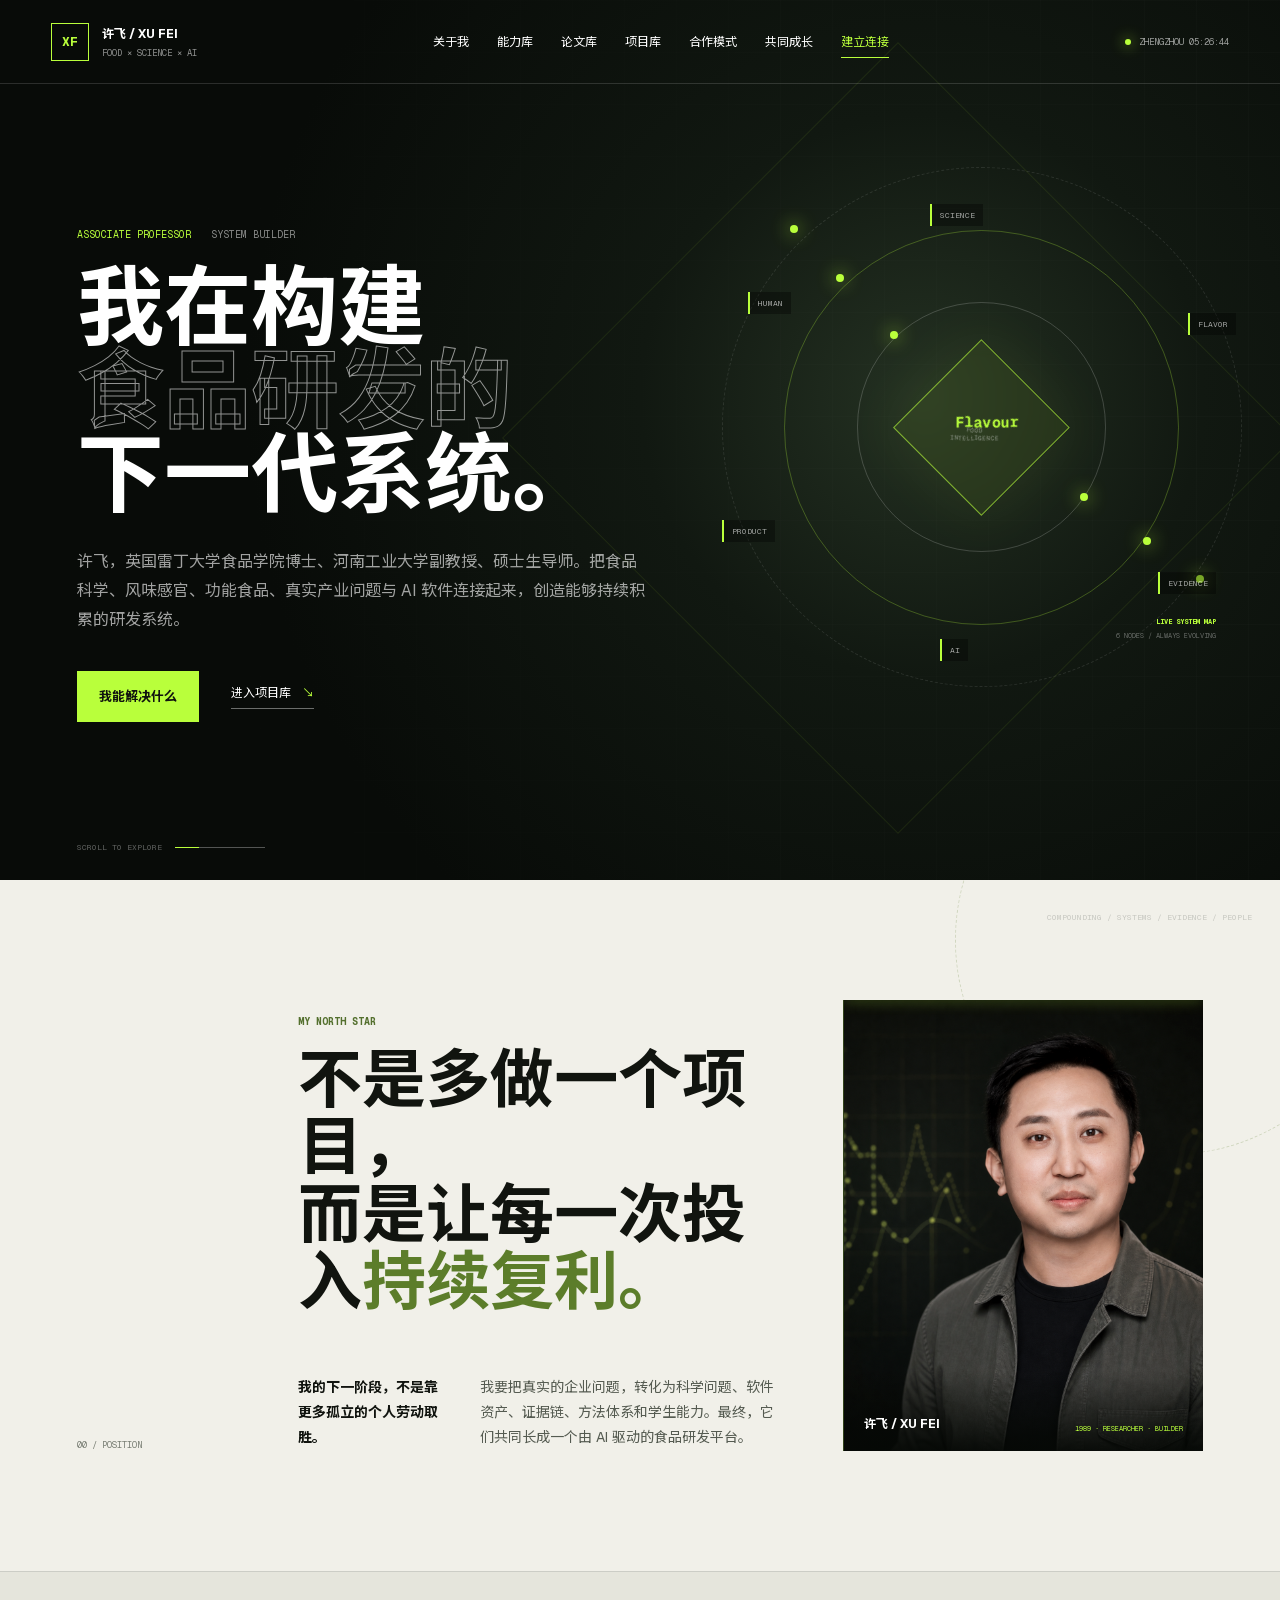
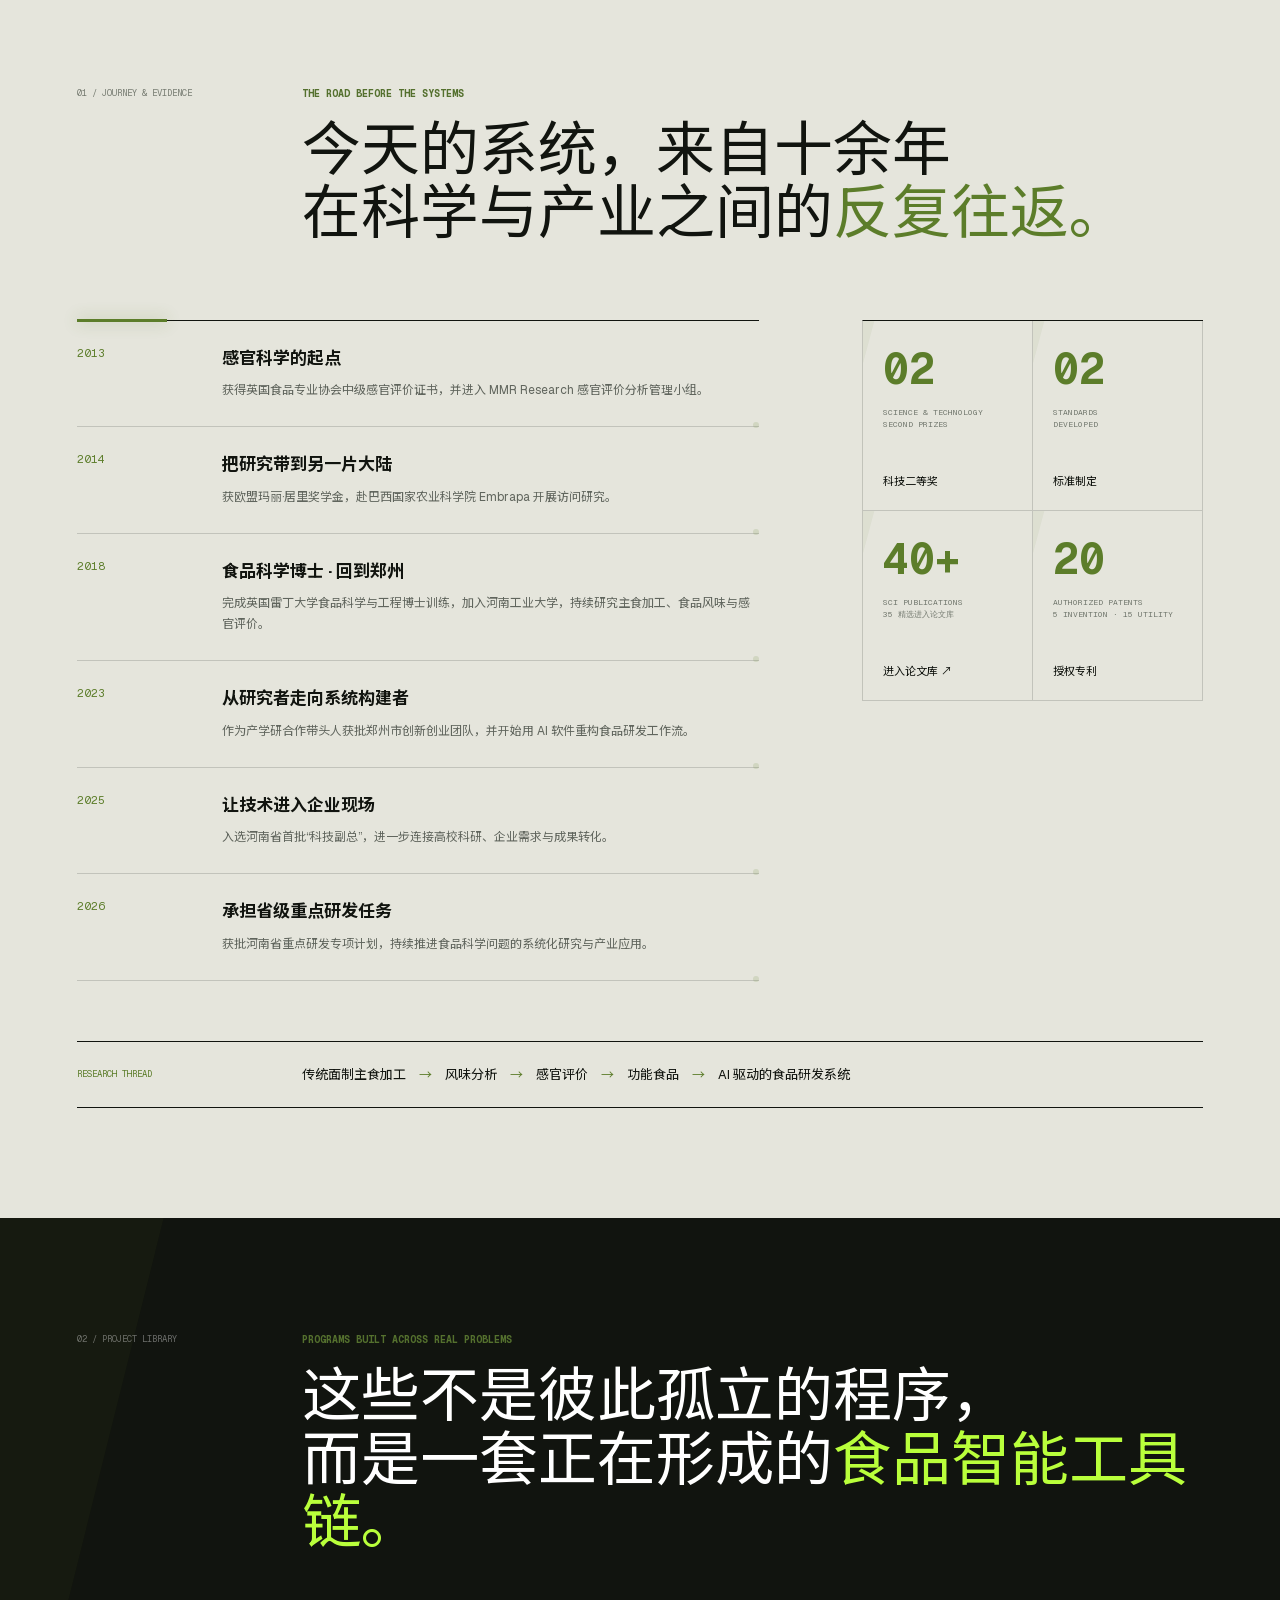
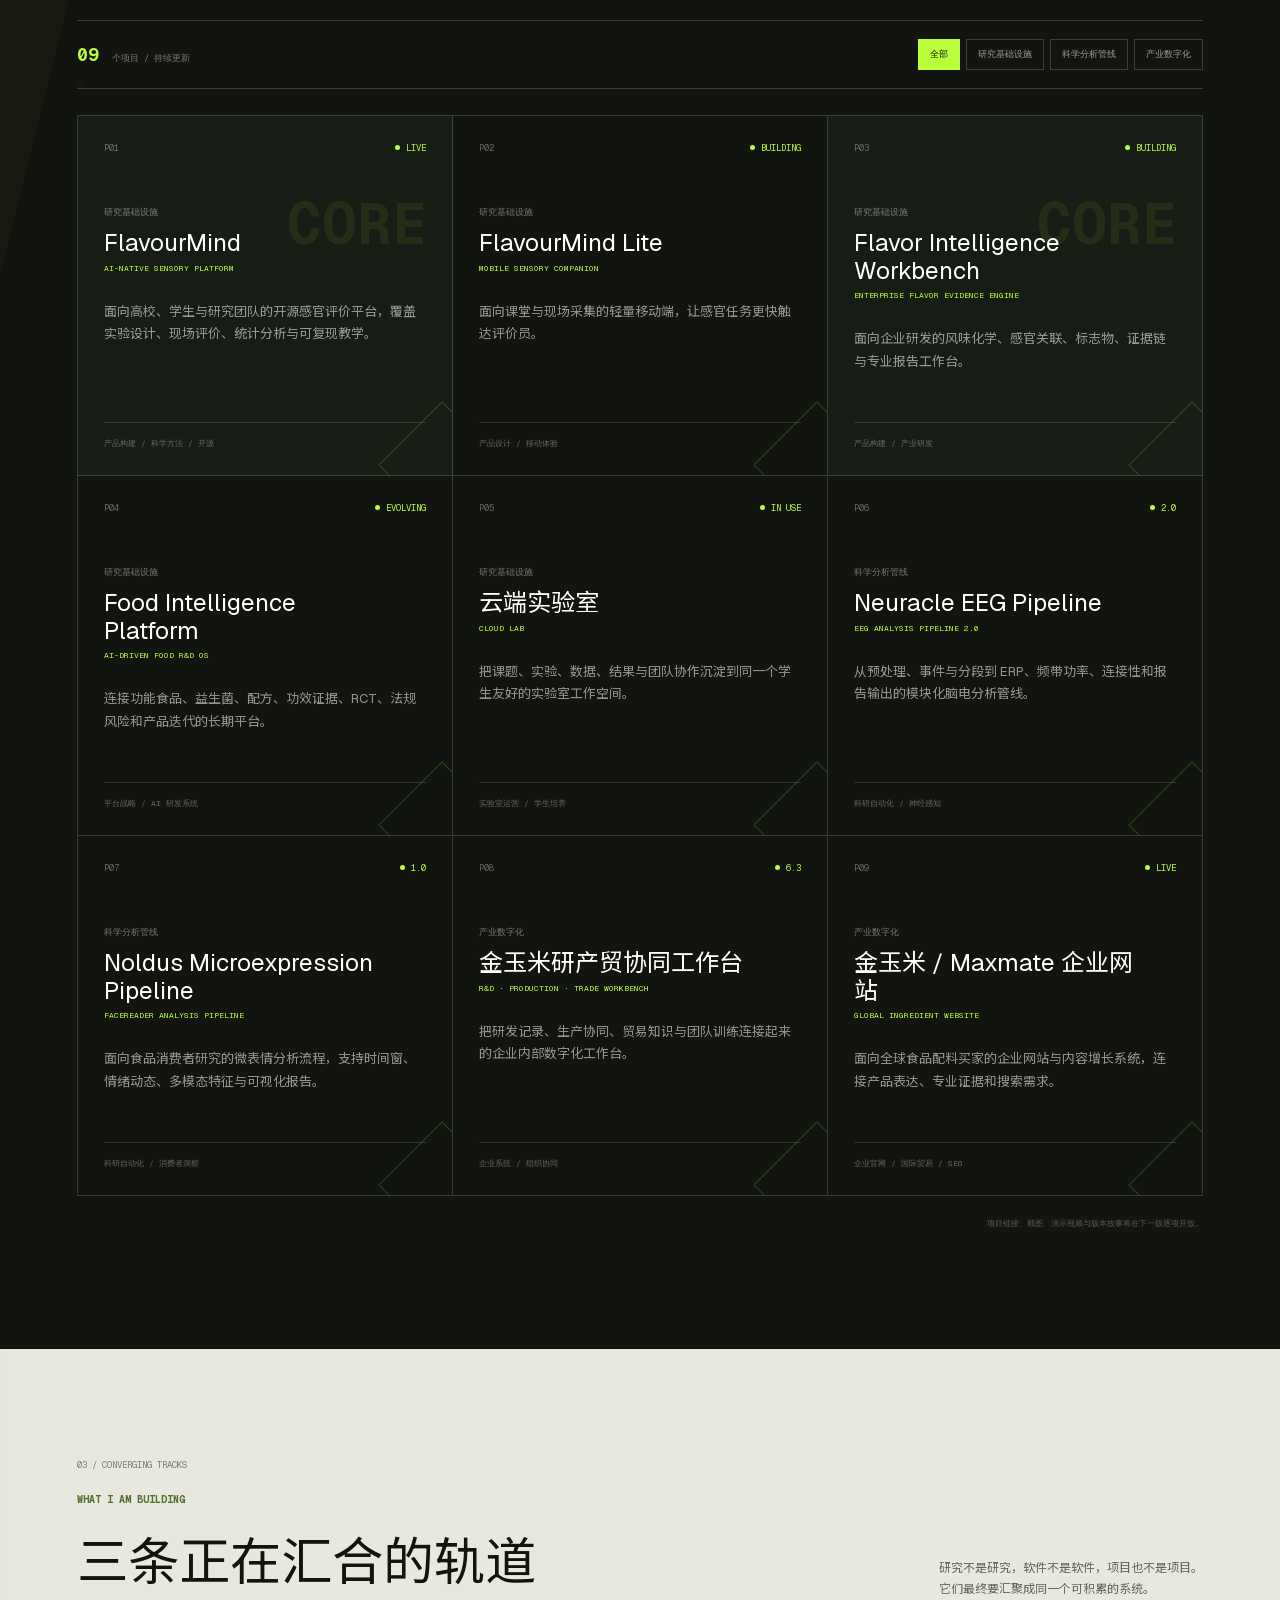
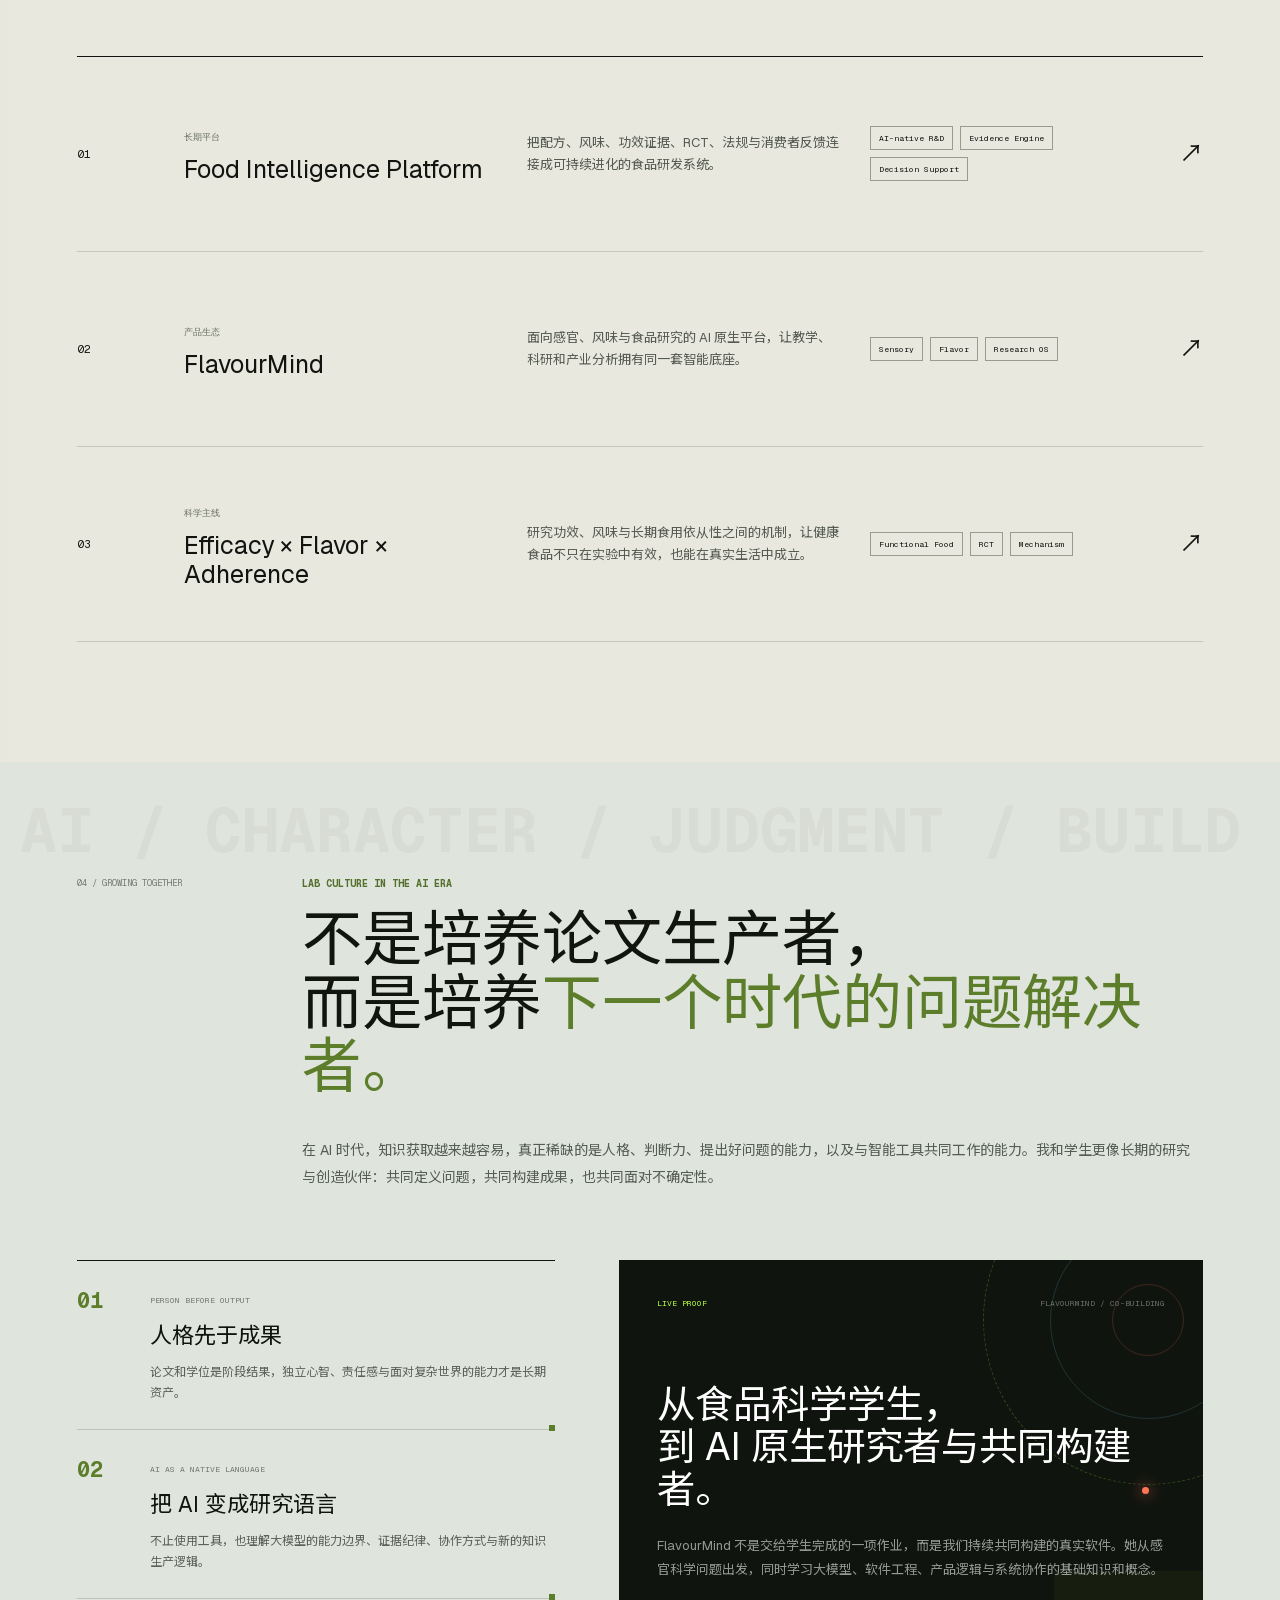
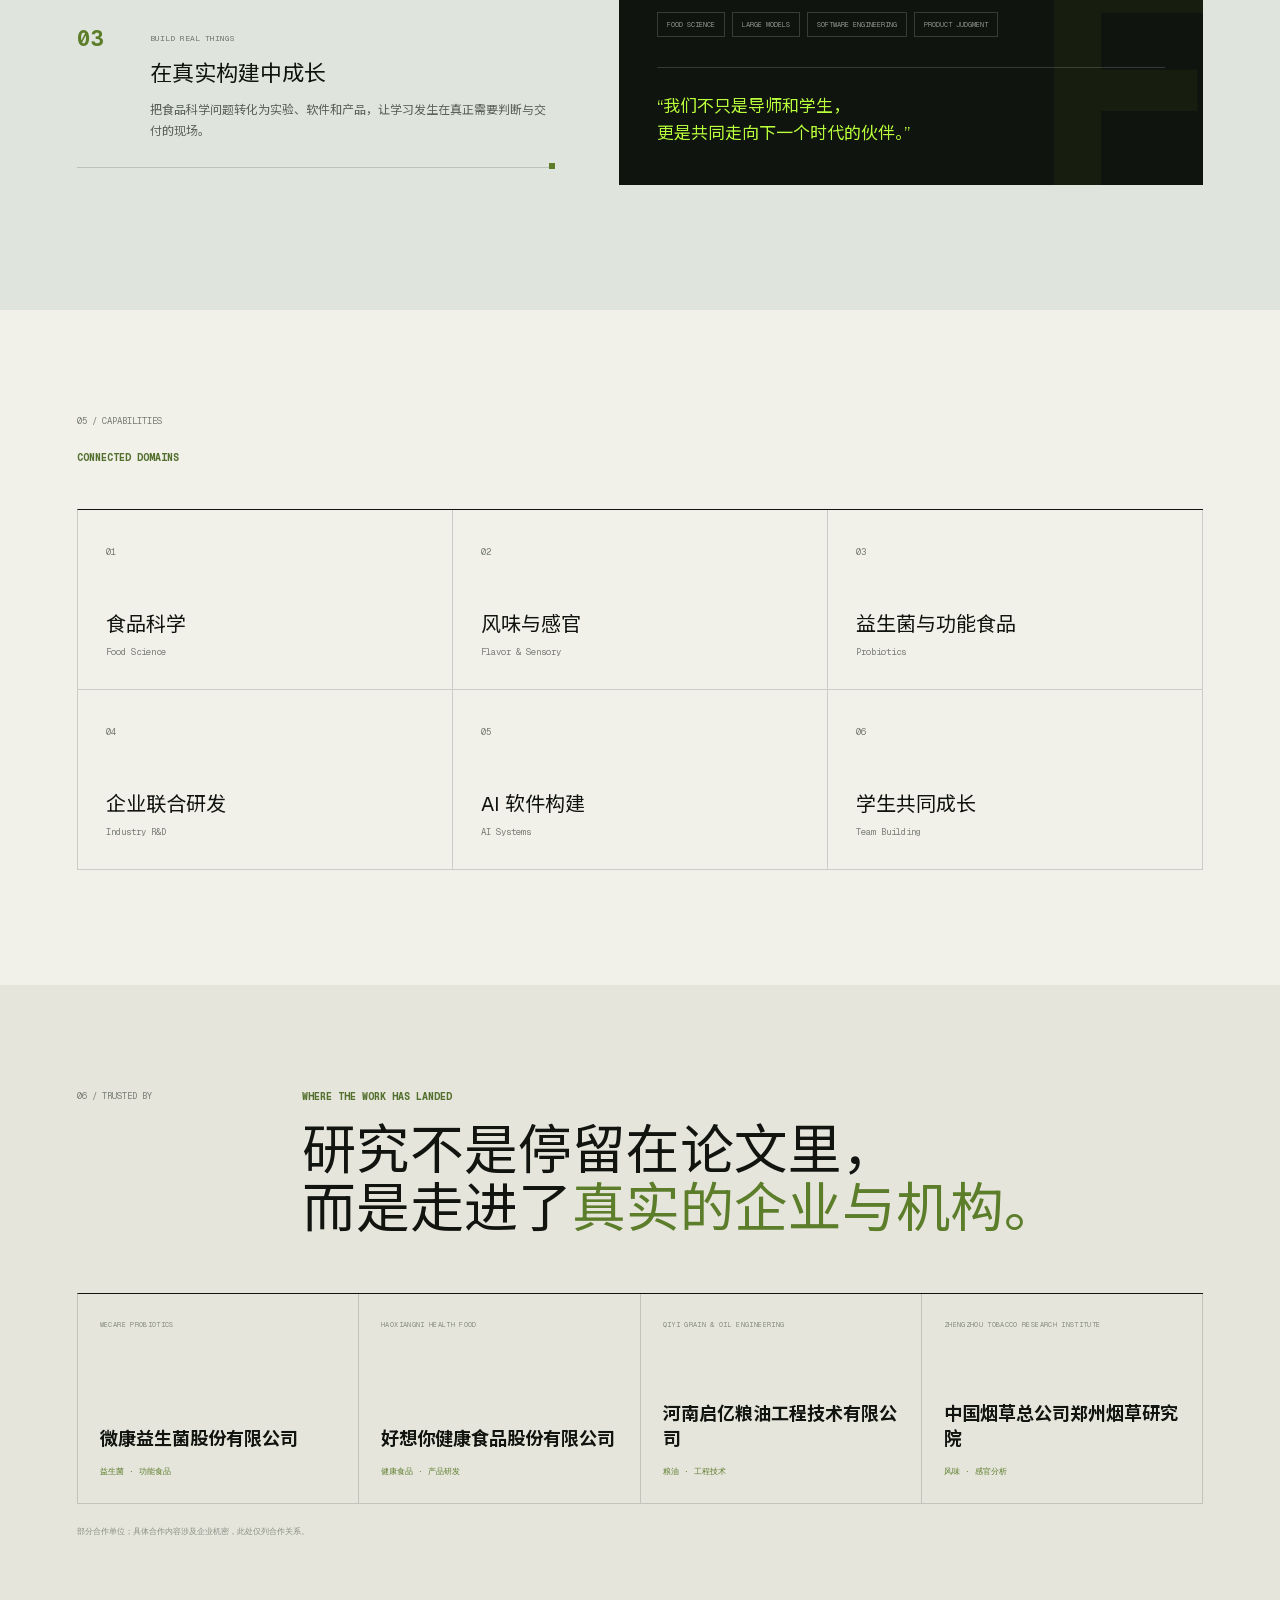
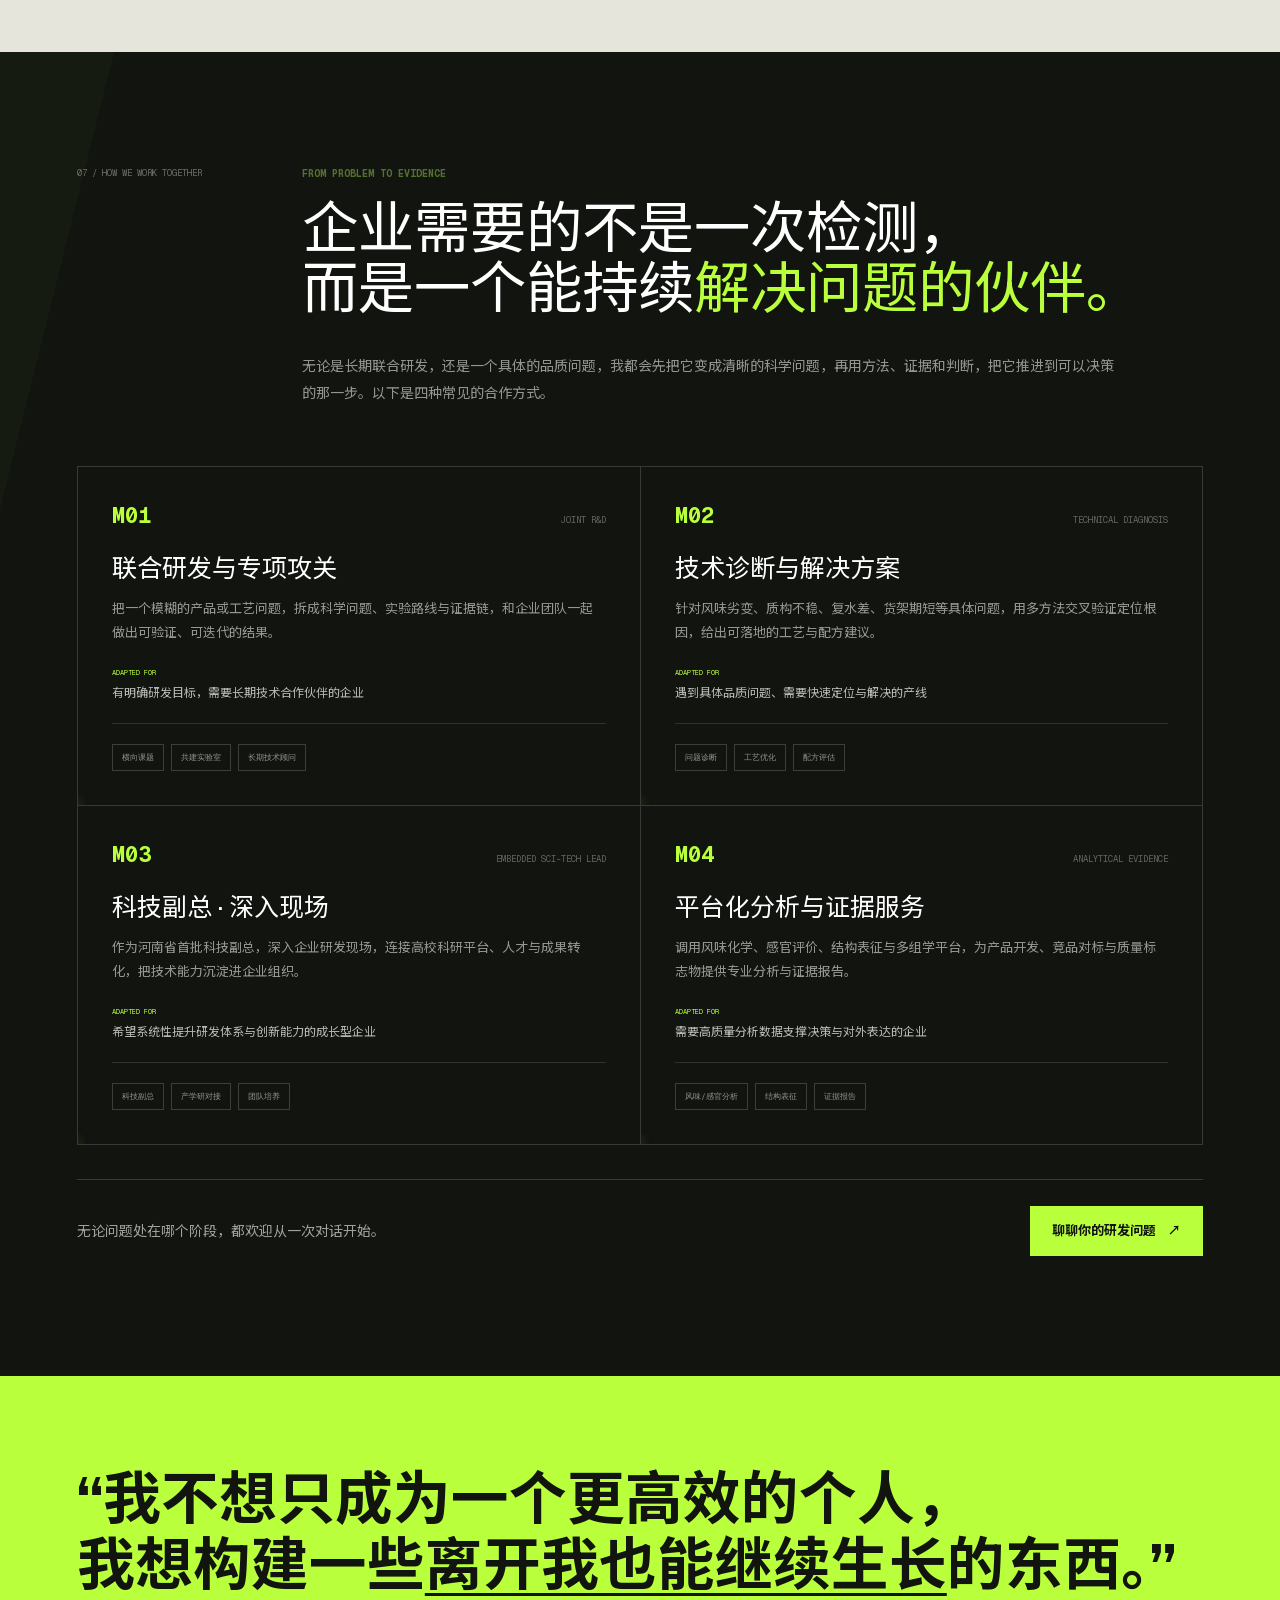
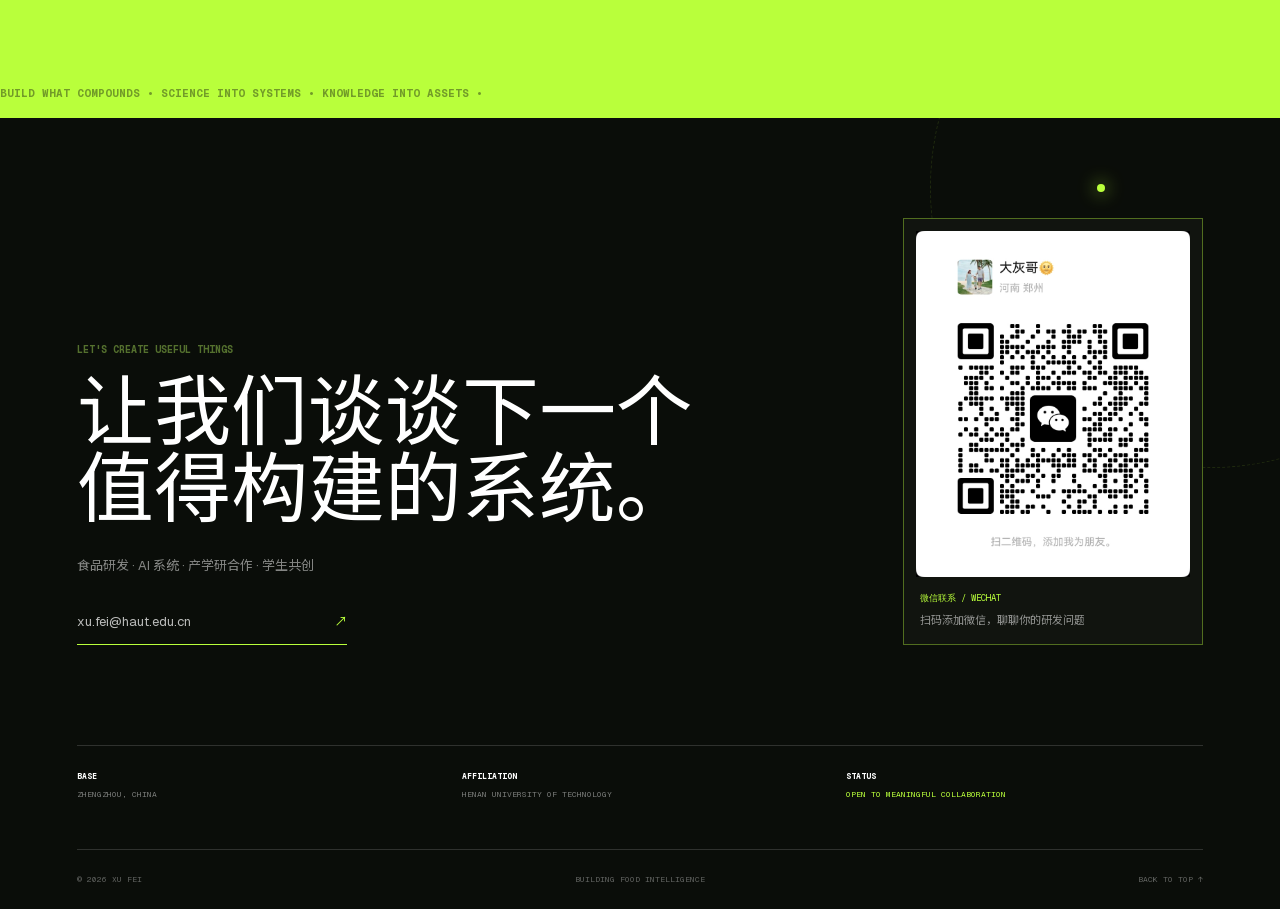
<file: index.html>
<!DOCTYPE html><html lang="zh-CN"><head><meta charSet="utf-8"/><meta name="viewport" content="width=device-width, initial-scale=1"/><link rel="preload" href="/_next/static/media/797e433ab948586e-s.p.08e28id.o-okb.woff2" as="font" crossorigin="" type="font/woff2"/><link rel="preload" href="/_next/static/media/caa3a2e1cccd8315-s.p.09~u27dqhyhd6.woff2" as="font" crossorigin="" type="font/woff2"/><link rel="preload" as="image" href="/xu-fei-portrait.png"/><link rel="preload" as="image" href="/xu-fei-wechat.jpg"/><link rel="stylesheet" href="/_next/static/chunks/066jf0nk75nic.css" data-precedence="next"/><link rel="stylesheet" href="/_next/static/chunks/09dj4b1k.-e11.css" data-precedence="next"/><link rel="stylesheet" href="/_next/static/chunks/0k9b1to.a1r8n.css" data-precedence="next"/><link rel="preload" as="script" fetchPriority="low" href="/_next/static/chunks/15xrurgzs99gv.js"/><script src="/_next/static/chunks/0w5_znrfdt.z~.js" async=""></script><script src="/_next/static/chunks/07lhk_q6pmm3r.js" async=""></script><script src="/_next/static/chunks/02j8d7.9f.ryz.js" async=""></script><script src="/_next/static/chunks/turbopack-0vgw51flv2-~p.js" async=""></script><script src="/_next/static/chunks/01xlw8hd842-c.js" async=""></script><script src="/_next/static/chunks/0d3shmwh5_nmn.js" async=""></script><script src="/_next/static/chunks/0de6phdhjqz_a.js" async=""></script><meta name="next-size-adjust" content=""/><title>许飞 Xu Fei | AI 驱动的食品研发系统构建者</title><meta name="description" content="许飞的个人主页：连接食品科学、风味感官、功能食品、产业研发与 AI 软件，构建下一代食品研发系统。"/><link rel="canonical" href="http://39.105.166.2:8000"/><meta property="og:title" content="许飞 Xu Fei | AI 驱动的食品研发系统构建者"/><meta property="og:description" content="许飞的个人主页：连接食品科学、风味感官、功能食品、产业研发与 AI 软件，构建下一代食品研发系统。"/><meta property="og:url" content="http://39.105.166.2:8000"/><meta property="og:site_name" content="许飞 Xu Fei"/><meta property="og:locale" content="zh_CN"/><meta property="og:image" content="http://39.105.166.2:8000/og.png"/><meta property="og:image:width" content="1738"/><meta property="og:image:height" content="909"/><meta property="og:type" content="profile"/><meta name="twitter:card" content="summary_large_image"/><meta name="twitter:title" content="许飞 Xu Fei | AI 驱动的食品研发系统构建者"/><meta name="twitter:description" content="许飞的个人主页：连接食品科学、风味感官、功能食品、产业研发与 AI 软件，构建下一代食品研发系统。"/><meta name="twitter:image" content="http://39.105.166.2:8000/og.png"/><link rel="shortcut icon" href="/favicon.svg"/><link rel="icon" href="/favicon.svg"/><script src="/_next/static/chunks/03~yq9q893hmn.js" noModule=""></script></head><body class="geist_a71539c9-module__T19VSG__variable geist_mono_8d43a2aa-module__8Li5zG__variable noto_sans_sc_2993b180-module__bW3ZBa__variable antialiased"><div hidden=""><!--$--><!--/$--></div><script type="application/ld+json">{"@context":"https://schema.org","@type":"Person","name":"许飞","alternateName":"Xu Fei","jobTitle":"副教授 / 硕士生导师","worksFor":{"@type":"CollegeOrUniversity","name":"河南工业大学"},"alumniOf":{"@type":"CollegeOrUniversity","name":"University of Reading"},"email":"xu.fei@haut.edu.cn","url":"http://39.105.166.2:8000","knowsAbout":["食品科学","风味与感官评价","功能食品","益生菌","AI 驱动的食品研发系统"],"address":{"@type":"PostalAddress","addressLocality":"郑州","addressCountry":"CN"}}</script><main><header class="nav-shell"><a class="wordmark" href="#top" aria-label="许飞个人主页"><span class="mark">XF</span><span class="wordmark-copy"><strong>许飞 / XU FEI</strong><small>FOOD × SCIENCE × AI</small></span></a><nav aria-label="页面导航"><a href="#about" class="">关于我</a><a href="/capabilities">能力库</a><a href="/papers">论文库</a><a href="#projects" class="">项目库</a><a href="#collaborate" class="">合作模式</a><a href="#people" class="">共同成长</a><a href="#connect" class="">建立连接</a></nav><div class="live-status"><i></i> ZHENGZHOU <!-- -->--:--:--</div><button class="nav-toggle" type="button" aria-label="打开菜单" aria-expanded="false"><span></span></button></header><div class="mobile-menu" aria-hidden="true"><a href="#about">关于我</a><a href="/capabilities">能力库</a><a href="/papers">论文库</a><a href="#projects">项目库</a><a href="#collaborate">合作模式</a><a href="#people">共同成长</a><a href="#connect">建立连接</a></div><section class="hero" id="top"><div class="hero-grid" aria-hidden="true"></div><div class="hero-copy"><p class="eyebrow"><span>ASSOCIATE PROFESSOR</span><span>SYSTEM BUILDER</span></p><h1>我在构建<br/><span>食品研发的</span><br/>下一代系统。</h1><p class="hero-intro">许飞，英国雷丁大学食品学院博士、河南工业大学副教授、硕士生导师。把食品科学、风味感官、功能食品、真实产业问题与 AI 软件连接起来，创造能够持续积累的研发系统。</p><div class="hero-actions"><a class="primary-action" href="/capabilities">我能解决什么</a><a class="text-action" href="#projects">进入项目库 <span>↘</span></a></div></div><div class="intelligence-map" aria-label="食品智能能力图谱"><div class="orbit orbit-one"></div><div class="orbit orbit-two"></div><div class="orbit orbit-three"></div><div class="core"><span>Flavour</span><small>FOOD<br/>INTELLIGENCE</small></div><span class="node n1">SCIENCE</span><span class="node n2">FLAVOR</span><span class="node n3">EVIDENCE</span><span class="node n4">AI</span><span class="node n5">PRODUCT</span><span class="node n6">HUMAN</span><div class="map-caption"><b>LIVE SYSTEM MAP</b><span>6 NODES / ALWAYS EVOLVING</span></div></div><div class="scroll-cue"><span>SCROLL TO EXPLORE</span><i></i></div></section><section class="manifesto" id="about"><div class="section-index">00 / POSITION</div><div class="manifesto-copy"><p class="section-kicker">MY NORTH STAR</p><h2>不是多做一个项目，<br/>而是让每一次投入<span>持续复利。</span></h2><div class="manifesto-detail"><p>我的下一阶段，不是靠更多孤立的个人劳动取胜。</p><p>我要把真实的企业问题，转化为科学问题、软件资产、证据链、方法体系和学生能力。最终，它们共同长成一个由 AI 驱动的食品研发平台。</p></div></div><figure class="about-portrait"><img src="/xu-fei-portrait.png" alt="许飞，食品科学研究者与 AI 系统构建者" width="1092" height="1440"/><figcaption><span>许飞 / XU FEI</span><small>1989 · RESEARCHER · BUILDER</small></figcaption></figure></section><section class="evidence" id="journey"><div class="evidence-heading"><div class="section-index">01 / JOURNEY &amp; EVIDENCE</div><div><p class="section-kicker">THE ROAD BEFORE THE SYSTEMS</p><h2>今天的系统，来自十余年<br/>在科学与产业之间的<span>反复往返。</span></h2></div></div><div class="evidence-layout"><div class="timeline"><article><time>2013</time><div><b>感官科学的起点</b><p>获得英国食品专业协会中级感官评价证书，并进入 MMR Research 感官评价分析管理小组。</p></div></article><article><time>2014</time><div><b>把研究带到另一片大陆</b><p>获欧盟玛丽·居里奖学金，赴巴西国家农业科学院 Embrapa 开展访问研究。</p></div></article><article><time>2018</time><div><b>食品科学博士 · 回到郑州</b><p>完成英国雷丁大学食品科学与工程博士训练，加入河南工业大学，持续研究主食加工、食品风味与感官评价。</p></div></article><article><time>2023</time><div><b>从研究者走向系统构建者</b><p>作为产学研合作带头人获批郑州市创新创业团队，并开始用 AI 软件重构食品研发工作流。</p></div></article><article><time>2025</time><div><b>让技术进入企业现场</b><p>入选河南省首批“科技副总”，进一步连接高校科研、企业需求与成果转化。</p></div></article><article><time>2026</time><div><b>承担省级重点研发任务</b><p>获批河南省重点研发专项计划，持续推进食品科学问题的系统化研究与产业应用。</p></div></article></div><aside class="evidence-numbers" aria-label="代表性科研成果"><div><strong>02</strong><span>SCIENCE &amp; TECHNOLOGY<br/>SECOND PRIZES</span><p>科技二等奖</p></div><div><strong>02</strong><span>STANDARDS<br/>DEVELOPED</span><p>标准制定</p></div><a class="evidence-paper-link" href="/papers"><strong>40+</strong><span>SCI PUBLICATIONS<br/>35 精选进入论文库</span><p>进入论文库 ↗</p></a><div><strong>20</strong><span>AUTHORIZED PATENTS<br/>5 INVENTION · 15 UTILITY</span><p>授权专利</p></div></aside></div><div class="research-thread"><span>RESEARCH THREAD</span><p>传统面制主食加工 <i>→</i> 风味分析 <i>→</i> 感官评价 <i>→</i> 功能食品 <i>→</i> AI 驱动的食品研发系统</p></div></section><section class="projects" id="projects"><div class="projects-intro"><div class="section-index">02 / PROJECT LIBRARY</div><div><p class="section-kicker">PROGRAMS BUILT ACROSS REAL PROBLEMS</p><h2>这些不是彼此孤立的程序，<br/>而是一套正在形成的<span>食品智能工具链。</span></h2></div></div><div class="project-toolbar"><p><b>09</b> 个项目 / 持续更新</p><div class="project-filters" aria-label="项目分类"><button class="active" type="button">全部</button><button class="" type="button">研究基础设施</button><button class="" type="button">科学分析管线</button><button class="" type="button">产业数字化</button></div></div><div class="project-grid"><article class="project-card featured"><div class="project-topline"><span>P01</span><span class="project-status"><i></i>LIVE</span></div><div class="project-category">研究基础设施</div><h3>FlavourMind</h3><p class="project-english">AI-NATIVE SENSORY PLATFORM</p><p class="project-description">面向高校、学生与研究团队的开源感官评价平台，覆盖实验设计、现场评价、统计分析与可复现教学。</p><div class="project-role">产品构建 / 科学方法 / 开源</div></article><article class="project-card"><div class="project-topline"><span>P02</span><span class="project-status"><i></i>BUILDING</span></div><div class="project-category">研究基础设施</div><h3>FlavourMind Lite</h3><p class="project-english">MOBILE SENSORY COMPANION</p><p class="project-description">面向课堂与现场采集的轻量移动端，让感官任务更快触达评价员。</p><div class="project-role">产品设计 / 移动体验</div></article><article class="project-card featured"><div class="project-topline"><span>P03</span><span class="project-status"><i></i>BUILDING</span></div><div class="project-category">研究基础设施</div><h3>Flavor Intelligence Workbench</h3><p class="project-english">ENTERPRISE FLAVOR EVIDENCE ENGINE</p><p class="project-description">面向企业研发的风味化学、感官关联、标志物、证据链与专业报告工作台。</p><div class="project-role">产品构建 / 产业研发</div></article><article class="project-card"><div class="project-topline"><span>P04</span><span class="project-status"><i></i>EVOLVING</span></div><div class="project-category">研究基础设施</div><h3>Food Intelligence Platform</h3><p class="project-english">AI-DRIVEN FOOD R&amp;D OS</p><p class="project-description">连接功能食品、益生菌、配方、功效证据、RCT、法规风险和产品迭代的长期平台。</p><div class="project-role">平台战略 / AI 研发系统</div></article><article class="project-card"><div class="project-topline"><span>P05</span><span class="project-status"><i></i>IN USE</span></div><div class="project-category">研究基础设施</div><h3>云端实验室</h3><p class="project-english">CLOUD LAB</p><p class="project-description">把课题、实验、数据、结果与团队协作沉淀到同一个学生友好的实验室工作空间。</p><div class="project-role">实验室运营 / 学生培养</div></article><article class="project-card"><div class="project-topline"><span>P06</span><span class="project-status"><i></i>2.0</span></div><div class="project-category">科学分析管线</div><h3>Neuracle EEG Pipeline</h3><p class="project-english">EEG ANALYSIS PIPELINE 2.0</p><p class="project-description">从预处理、事件与分段到 ERP、频带功率、连接性和报告输出的模块化脑电分析管线。</p><div class="project-role">科研自动化 / 神经感知</div></article><article class="project-card"><div class="project-topline"><span>P07</span><span class="project-status"><i></i>1.0</span></div><div class="project-category">科学分析管线</div><h3>Noldus Microexpression Pipeline</h3><p class="project-english">FACEREADER ANALYSIS PIPELINE</p><p class="project-description">面向食品消费者研究的微表情分析流程，支持时间窗、情绪动态、多模态特征与可视化报告。</p><div class="project-role">科研自动化 / 消费者洞察</div></article><article class="project-card"><div class="project-topline"><span>P08</span><span class="project-status"><i></i>6.3</span></div><div class="project-category">产业数字化</div><h3>金玉米研产贸协同工作台</h3><p class="project-english">R&amp;D · PRODUCTION · TRADE WORKBENCH</p><p class="project-description">把研发记录、生产协同、贸易知识与团队训练连接起来的企业内部数字化工作台。</p><div class="project-role">企业系统 / 组织协同</div></article><article class="project-card"><div class="project-topline"><span>P09</span><span class="project-status"><i></i>LIVE</span></div><div class="project-category">产业数字化</div><h3>金玉米 / Maxmate 企业网站</h3><p class="project-english">GLOBAL INGREDIENT WEBSITE</p><p class="project-description">面向全球食品配料买家的企业网站与内容增长系统，连接产品表达、专业证据和搜索需求。</p><div class="project-role">企业官网 / 国际贸易 / SEO</div></article></div><p class="project-note">项目链接、截图、演示视频与版本故事将在下一版逐项开放。</p></section><section class="work" id="work"><div class="section-index work-index">03 / CONVERGING TRACKS</div><div class="section-heading"><div><p class="section-kicker">WHAT I AM BUILDING</p><h2>三条正在汇合的轨道</h2></div><p>研究不是研究，软件不是软件，项目也不是项目。<br/>它们最终要汇聚成同一个可积累的系统。</p></div><div class="track-list"><article class="track"><div class="track-number">01</div><div class="track-title"><small>长期平台</small><h3>Food Intelligence Platform</h3></div><p>把配方、风味、功效证据、RCT、法规与消费者反馈连接成可持续进化的食品研发系统。</p><div class="tag-list"><span>AI-native R&amp;D</span><span>Evidence Engine</span><span>Decision Support</span></div><div class="track-arrow" aria-hidden="true">↗</div></article><article class="track"><div class="track-number">02</div><div class="track-title"><small>产品生态</small><h3>FlavourMind</h3></div><p>面向感官、风味与食品研究的 AI 原生平台，让教学、科研和产业分析拥有同一套智能底座。</p><div class="tag-list"><span>Sensory</span><span>Flavor</span><span>Research OS</span></div><div class="track-arrow" aria-hidden="true">↗</div></article><article class="track"><div class="track-number">03</div><div class="track-title"><small>科学主线</small><h3>Efficacy × Flavor × Adherence</h3></div><p>研究功效、风味与长期食用依从性之间的机制，让健康食品不只在实验中有效，也能在真实生活中成立。</p><div class="tag-list"><span>Functional Food</span><span>RCT</span><span>Mechanism</span></div><div class="track-arrow" aria-hidden="true">↗</div></article></div></section><section class="ai-mentorship" id="people"><div class="mentorship-intro"><div class="section-index">04 / GROWING TOGETHER</div><div><p class="section-kicker">LAB CULTURE IN THE AI ERA</p><h2>不是培养论文生产者，<br/>而是培养<span>下一个时代的问题解决者。</span></h2><p class="mentorship-lead">在 AI 时代，知识获取越来越容易，真正稀缺的是人格、判断力、提出好问题的能力，以及与智能工具共同工作的能力。我和学生更像长期的研究与创造伙伴：共同定义问题，共同构建成果，也共同面对不确定性。</p></div></div><div class="mentorship-body"><div class="mentorship-principles"><article><span>01</span><div><b>PERSON BEFORE OUTPUT</b><h3>人格先于成果</h3><p>论文和学位是阶段结果，独立心智、责任感与面对复杂世界的能力才是长期资产。</p></div></article><article><span>02</span><div><b>AI AS A NATIVE LANGUAGE</b><h3>把 AI 变成研究语言</h3><p>不止使用工具，也理解大模型的能力边界、证据纪律、协作方式与新的知识生产逻辑。</p></div></article><article><span>03</span><div><b>BUILD REAL THINGS</b><h3>在真实构建中成长</h3><p>把食品科学问题转化为实验、软件和产品，让学习发生在真正需要判断与交付的现场。</p></div></article></div><article class="flavourmind-proof"><div class="proof-orbit" aria-hidden="true"><i></i><i></i><i></i></div><div class="proof-top"><span>LIVE PROOF</span><b>FLAVOURMIND / CO-BUILDING</b></div><h3>从食品科学学生，<br/>到 AI 原生研究者与共同构建者。</h3><p>FlavourMind 不是交给学生完成的一项作业，而是我们持续共同构建的真实软件。她从感官科学问题出发，同时学习大模型、软件工程、产品逻辑与系统协作的基础知识和概念。</p><div class="proof-tags"><span>FOOD SCIENCE</span><span>LARGE MODELS</span><span>SOFTWARE ENGINEERING</span><span>PRODUCT JUDGMENT</span></div><blockquote>“我们不只是导师和学生，<br/>更是共同走向下一个时代的伙伴。”</blockquote></article></div></section><section class="signals"><div class="section-index">05 / CAPABILITIES</div><p class="section-kicker">CONNECTED DOMAINS</p><div class="signal-grid"><div class="signal"><span>0<!-- -->1</span><h3>食品科学</h3><p>Food Science</p></div><div class="signal"><span>0<!-- -->2</span><h3>风味与感官</h3><p>Flavor &amp; Sensory</p></div><div class="signal"><span>0<!-- -->3</span><h3>益生菌与功能食品</h3><p>Probiotics</p></div><div class="signal"><span>0<!-- -->4</span><h3>企业联合研发</h3><p>Industry R&amp;D</p></div><div class="signal"><span>0<!-- -->5</span><h3>AI 软件构建</h3><p>AI Systems</p></div><div class="signal"><span>0<!-- -->6</span><h3>学生共同成长</h3><p>Team Building</p></div></div></section><section class="partners" id="partners"><div class="partners-intro"><div class="section-index">06 / TRUSTED BY</div><div><p class="section-kicker">WHERE THE WORK HAS LANDED</p><h2>研究不是停留在论文里，<br/>而是走进了<span>真实的企业与机构。</span></h2></div></div><div class="partner-grid"><article class="partner-card"><span class="partner-en">WECARE PROBIOTICS</span><h3>微康益生菌股份有限公司</h3><span class="partner-tag">益生菌 · 功能食品</span></article><article class="partner-card"><span class="partner-en">HAOXIANGNI HEALTH FOOD</span><h3>好想你健康食品股份有限公司</h3><span class="partner-tag">健康食品 · 产品研发</span></article><article class="partner-card"><span class="partner-en">QIYI GRAIN &amp; OIL ENGINEERING</span><h3>河南启亿粮油工程技术有限公司</h3><span class="partner-tag">粮油 · 工程技术</span></article><article class="partner-card"><span class="partner-en">ZHENGZHOU TOBACCO RESEARCH INSTITUTE</span><h3>中国烟草总公司郑州烟草研究院</h3><span class="partner-tag">风味 · 感官分析</span></article></div><p class="partner-note">部分合作单位；具体合作内容涉及企业机密，此处仅列合作关系。</p></section><section class="collaborate" id="collaborate"><div class="collaborate-intro"><div class="section-index">07 / HOW WE WORK TOGETHER</div><div><p class="section-kicker">FROM PROBLEM TO EVIDENCE</p><h2>企业需要的不是一次检测，<br/>而是一个能持续<span>解决问题的伙伴。</span></h2><p class="collaborate-lead">无论是长期联合研发，还是一个具体的品质问题，我都会先把它变成清晰的科学问题，再用方法、证据和判断，把它推进到可以决策的那一步。以下是四种常见的合作方式。</p></div></div><div class="collaborate-grid"><article class="collaborate-card"><div class="collaborate-top"><span>M01</span><b>JOINT R&amp;D</b></div><h3>联合研发与专项攻关</h3><p class="collaborate-desc">把一个模糊的产品或工艺问题，拆成科学问题、实验路线与证据链，和企业团队一起做出可验证、可迭代的结果。</p><div class="collaborate-fit"><small>ADAPTED FOR</small><span>有明确研发目标，需要长期技术合作伙伴的企业</span></div><div class="collaborate-forms"><span>横向课题</span><span>共建实验室</span><span>长期技术顾问</span></div></article><article class="collaborate-card"><div class="collaborate-top"><span>M02</span><b>TECHNICAL DIAGNOSIS</b></div><h3>技术诊断与解决方案</h3><p class="collaborate-desc">针对风味劣变、质构不稳、复水差、货架期短等具体问题，用多方法交叉验证定位根因，给出可落地的工艺与配方建议。</p><div class="collaborate-fit"><small>ADAPTED FOR</small><span>遇到具体品质问题、需要快速定位与解决的产线</span></div><div class="collaborate-forms"><span>问题诊断</span><span>工艺优化</span><span>配方评估</span></div></article><article class="collaborate-card"><div class="collaborate-top"><span>M03</span><b>EMBEDDED SCI-TECH LEAD</b></div><h3>科技副总 · 深入现场</h3><p class="collaborate-desc">作为河南省首批科技副总，深入企业研发现场，连接高校科研平台、人才与成果转化，把技术能力沉淀进企业组织。</p><div class="collaborate-fit"><small>ADAPTED FOR</small><span>希望系统性提升研发体系与创新能力的成长型企业</span></div><div class="collaborate-forms"><span>科技副总</span><span>产学研对接</span><span>团队培养</span></div></article><article class="collaborate-card"><div class="collaborate-top"><span>M04</span><b>ANALYTICAL EVIDENCE</b></div><h3>平台化分析与证据服务</h3><p class="collaborate-desc">调用风味化学、感官评价、结构表征与多组学平台，为产品开发、竞品对标与质量标志物提供专业分析与证据报告。</p><div class="collaborate-fit"><small>ADAPTED FOR</small><span>需要高质量分析数据支撑决策与对外表达的企业</span></div><div class="collaborate-forms"><span>风味/感官分析</span><span>结构表征</span><span>证据报告</span></div></article></div><div class="collaborate-cta"><p>无论问题处在哪个阶段，都欢迎从一次对话开始。</p><a class="collaborate-mail" href="mailto:xu.fei@haut.edu.cn">聊聊你的研发问题 <span>↗</span></a></div></section><section class="quote-band"><p>“我不想只成为一个更高效的个人，<br/>我想构建一些<span>离开我也能继续生长</span>的东西。”</p></section><footer id="connect"><div class="footer-main"><div class="footer-copy"><p class="section-kicker">LET&#x27;S CREATE USEFUL THINGS</p><h2>让我们谈谈下一个<br/>值得构建的系统。</h2><p>食品研发 · AI 系统 · 产学研合作 · 学生共创</p><a class="contact-link" href="mailto:xu.fei@haut.edu.cn">xu.fei@haut.edu.cn <span>↗</span></a></div><figure class="wechat-contact"><img src="/xu-fei-wechat.jpg" alt="许飞的微信二维码" width="790" height="998"/><figcaption><span>微信联系 / WECHAT</span><small>扫码添加微信，聊聊你的研发问题</small></figcaption></figure></div><div class="footer-meta"><div><b>BASE</b><span>ZHENGZHOU, CHINA</span></div><div><b>AFFILIATION</b><span>HENAN UNIVERSITY OF TECHNOLOGY</span></div><div><b>STATUS</b><span class="available">OPEN TO MEANINGFUL COLLABORATION</span></div></div><div class="footer-bottom"><span>© 2026 XU FEI</span><span>BUILDING FOOD INTELLIGENCE</span><a href="#top">BACK TO TOP ↑</a></div></footer></main><!--$--><!--/$--><script src="/_next/static/chunks/15xrurgzs99gv.js" id="_R_" async=""></script><script>(self.__next_f=self.__next_f||[]).push([0])</script><script>self.__next_f.push([1,"1:\"$Sreact.fragment\"\n2:I[39756,[\"/_next/static/chunks/01xlw8hd842-c.js\",\"/_next/static/chunks/0d3shmwh5_nmn.js\"],\"default\"]\n3:I[37457,[\"/_next/static/chunks/01xlw8hd842-c.js\",\"/_next/static/chunks/0d3shmwh5_nmn.js\"],\"default\"]\n4:I[47257,[\"/_next/static/chunks/01xlw8hd842-c.js\",\"/_next/static/chunks/0d3shmwh5_nmn.js\"],\"ClientPageRoot\"]\n5:I[31713,[\"/_next/static/chunks/01xlw8hd842-c.js\",\"/_next/static/chunks/0d3shmwh5_nmn.js\",\"/_next/static/chunks/0de6phdhjqz_a.js\"],\"default\"]\n8:I[97367,[\"/_next/static/chunks/01xlw8hd842-c.js\",\"/_next/static/chunks/0d3shmwh5_nmn.js\"],\"OutletBoundary\"]\n9:\"$Sreact.suspense\"\nb:I[97367,[\"/_next/static/chunks/01xlw8hd842-c.js\",\"/_next/static/chunks/0d3shmwh5_nmn.js\"],\"ViewportBoundary\"]\nd:I[97367,[\"/_next/static/chunks/01xlw8hd842-c.js\",\"/_next/static/chunks/0d3shmwh5_nmn.js\"],\"MetadataBoundary\"]\nf:I[68027,[\"/_next/static/chunks/01xlw8hd842-c.js\",\"/_next/static/chunks/0d3shmwh5_nmn.js\"],\"default\",1]\n:HL[\"/_next/static/chunks/066jf0nk75nic.css\",\"style\"]\n:HL[\"/_next/static/chunks/09dj4b1k.-e11.css\",\"style\"]\n:HL[\"/_next/static/chunks/0k9b1to.a1r8n.css\",\"style\"]\n:HL[\"/_next/static/media/797e433ab948586e-s.p.08e28id.o-okb.woff2\",\"font\",{\"crossOrigin\":\"\",\"type\":\"font/woff2\"}]\n:HL[\"/_next/static/media/caa3a2e1cccd8315-s.p.09~u27dqhyhd6.woff2\",\"font\",{\"crossOrigin\":\"\",\"type\":\"font/woff2\"}]\n"])</script><script>self.__next_f.push([1,"0:{\"P\":null,\"c\":[\"\",\"\"],\"q\":\"\",\"i\":false,\"f\":[[[\"\",{\"children\":[\"__PAGE__\",{}]},\"$undefined\",\"$undefined\",16],[[\"$\",\"$1\",\"c\",{\"children\":[[[\"$\",\"link\",\"0\",{\"rel\":\"stylesheet\",\"href\":\"/_next/static/chunks/066jf0nk75nic.css\",\"precedence\":\"next\",\"crossOrigin\":\"$undefined\",\"nonce\":\"$undefined\"}],[\"$\",\"link\",\"1\",{\"rel\":\"stylesheet\",\"href\":\"/_next/static/chunks/09dj4b1k.-e11.css\",\"precedence\":\"next\",\"crossOrigin\":\"$undefined\",\"nonce\":\"$undefined\"}],[\"$\",\"link\",\"2\",{\"rel\":\"stylesheet\",\"href\":\"/_next/static/chunks/0k9b1to.a1r8n.css\",\"precedence\":\"next\",\"crossOrigin\":\"$undefined\",\"nonce\":\"$undefined\"}],[\"$\",\"script\",\"script-0\",{\"src\":\"/_next/static/chunks/01xlw8hd842-c.js\",\"async\":true,\"nonce\":\"$undefined\"}],[\"$\",\"script\",\"script-1\",{\"src\":\"/_next/static/chunks/0d3shmwh5_nmn.js\",\"async\":true,\"nonce\":\"$undefined\"}]],[\"$\",\"html\",null,{\"lang\":\"zh-CN\",\"children\":[\"$\",\"body\",null,{\"className\":\"geist_a71539c9-module__T19VSG__variable geist_mono_8d43a2aa-module__8Li5zG__variable noto_sans_sc_2993b180-module__bW3ZBa__variable antialiased\",\"children\":[[\"$\",\"script\",null,{\"type\":\"application/ld+json\",\"dangerouslySetInnerHTML\":{\"__html\":\"{\\\"@context\\\":\\\"https://schema.org\\\",\\\"@type\\\":\\\"Person\\\",\\\"name\\\":\\\"许飞\\\",\\\"alternateName\\\":\\\"Xu Fei\\\",\\\"jobTitle\\\":\\\"副教授 / 硕士生导师\\\",\\\"worksFor\\\":{\\\"@type\\\":\\\"CollegeOrUniversity\\\",\\\"name\\\":\\\"河南工业大学\\\"},\\\"alumniOf\\\":{\\\"@type\\\":\\\"CollegeOrUniversity\\\",\\\"name\\\":\\\"University of Reading\\\"},\\\"email\\\":\\\"xu.fei@haut.edu.cn\\\",\\\"url\\\":\\\"http://39.105.166.2:8000\\\",\\\"knowsAbout\\\":[\\\"食品科学\\\",\\\"风味与感官评价\\\",\\\"功能食品\\\",\\\"益生菌\\\",\\\"AI 驱动的食品研发系统\\\"],\\\"address\\\":{\\\"@type\\\":\\\"PostalAddress\\\",\\\"addressLocality\\\":\\\"郑州\\\",\\\"addressCountry\\\":\\\"CN\\\"}}\"}}],[\"$\",\"$L2\",null,{\"parallelRouterKey\":\"children\",\"error\":\"$undefined\",\"errorStyles\":\"$undefined\",\"errorScripts\":\"$undefined\",\"template\":[\"$\",\"$L3\",null,{}],\"templateStyles\":\"$undefined\",\"templateScripts\":\"$undefined\",\"notFound\":[[[\"$\",\"title\",null,{\"children\":\"404: This page could not be found.\"}],[\"$\",\"div\",null,{\"style\":{\"fontFamily\":\"system-ui,\\\"Segoe UI\\\",Roboto,Helvetica,Arial,sans-serif,\\\"Apple Color Emoji\\\",\\\"Segoe UI Emoji\\\"\",\"height\":\"100vh\",\"textAlign\":\"center\",\"display\":\"flex\",\"flexDirection\":\"column\",\"alignItems\":\"center\",\"justifyContent\":\"center\"},\"children\":[\"$\",\"div\",null,{\"children\":[[\"$\",\"style\",null,{\"dangerouslySetInnerHTML\":{\"__html\":\"body{color:#000;background:#fff;margin:0}.next-error-h1{border-right:1px solid rgba(0,0,0,.3)}@media (prefers-color-scheme:dark){body{color:#fff;background:#000}.next-error-h1{border-right:1px solid rgba(255,255,255,.3)}}\"}}],[\"$\",\"h1\",null,{\"className\":\"next-error-h1\",\"style\":{\"display\":\"inline-block\",\"margin\":\"0 20px 0 0\",\"padding\":\"0 23px 0 0\",\"fontSize\":24,\"fontWeight\":500,\"verticalAlign\":\"top\",\"lineHeight\":\"49px\"},\"children\":404}],[\"$\",\"div\",null,{\"style\":{\"display\":\"inline-block\"},\"children\":[\"$\",\"h2\",null,{\"style\":{\"fontSize\":14,\"fontWeight\":400,\"lineHeight\":\"49px\",\"margin\":0},\"children\":\"This page could not be found.\"}]}]]}]}]],[]],\"forbidden\":\"$undefined\",\"unauthorized\":\"$undefined\"}]]}]}]]}],{\"children\":[[\"$\",\"$1\",\"c\",{\"children\":[[\"$\",\"$L4\",null,{\"Component\":\"$5\",\"serverProvidedParams\":{\"searchParams\":{},\"params\":{},\"promises\":[\"$@6\",\"$@7\"]}}],[[\"$\",\"script\",\"script-0\",{\"src\":\"/_next/static/chunks/0de6phdhjqz_a.js\",\"async\":true,\"nonce\":\"$undefined\"}]],[\"$\",\"$L8\",null,{\"children\":[\"$\",\"$9\",null,{\"name\":\"Next.MetadataOutlet\",\"children\":\"$@a\"}]}]]}],{},null,false,null]},null,false,null],[\"$\",\"$1\",\"h\",{\"children\":[null,[\"$\",\"$Lb\",null,{\"children\":\"$Lc\"}],[\"$\",\"div\",null,{\"hidden\":true,\"children\":[\"$\",\"$Ld\",null,{\"children\":[\"$\",\"$9\",null,{\"name\":\"Next.Metadata\",\"children\":\"$Le\"}]}]}],[\"$\",\"meta\",null,{\"name\":\"next-size-adjust\",\"content\":\"\"}]]}],false]],\"m\":\"$undefined\",\"G\":[\"$f\",[[\"$\",\"link\",\"0\",{\"rel\":\"stylesheet\",\"href\":\"/_next/static/chunks/066jf0nk75nic.css\",\"precedence\":\"next\",\"crossOrigin\":\"$undefined\",\"nonce\":\"$undefined\"}],[\"$\",\"link\",\"1\",{\"rel\":\"stylesheet\",\"href\":\"/_next/static/chunks/09dj4b1k.-e11.css\",\"precedence\":\"next\",\"crossOrigin\":\"$undefined\",\"nonce\":\"$undefined\"}],[\"$\",\"link\",\"2\",{\"rel\":\"stylesheet\",\"href\":\"/_next/static/chunks/0k9b1to.a1r8n.css\",\"precedence\":\"next\",\"crossOrigin\":\"$undefined\",\"nonce\":\"$undefined\"}]]],\"S\":true,\"h\":null,\"s\":\"$undefined\",\"l\":\"$undefined\",\"p\":\"$undefined\",\"d\":\"$undefined\",\"b\":\"mMekWm2mIFa29HrVVnZdq\"}\n"])</script><script>self.__next_f.push([1,"6:{}\n7:\"$0:f:0:1:1:children:0:props:children:0:props:serverProvidedParams:params\"\n"])</script><script>self.__next_f.push([1,"c:[[\"$\",\"meta\",\"0\",{\"charSet\":\"utf-8\"}],[\"$\",\"meta\",\"1\",{\"name\":\"viewport\",\"content\":\"width=device-width, initial-scale=1\"}]]\n"])</script><script>self.__next_f.push([1,"10:I[27201,[\"/_next/static/chunks/01xlw8hd842-c.js\",\"/_next/static/chunks/0d3shmwh5_nmn.js\"],\"IconMark\"]\na:null\n"])</script><script>self.__next_f.push([1,"e:[[\"$\",\"title\",\"0\",{\"children\":\"许飞 Xu Fei | AI 驱动的食品研发系统构建者\"}],[\"$\",\"meta\",\"1\",{\"name\":\"description\",\"content\":\"许飞的个人主页：连接食品科学、风味感官、功能食品、产业研发与 AI 软件，构建下一代食品研发系统。\"}],[\"$\",\"link\",\"2\",{\"rel\":\"canonical\",\"href\":\"http://39.105.166.2:8000\"}],[\"$\",\"meta\",\"3\",{\"property\":\"og:title\",\"content\":\"许飞 Xu Fei | AI 驱动的食品研发系统构建者\"}],[\"$\",\"meta\",\"4\",{\"property\":\"og:description\",\"content\":\"许飞的个人主页：连接食品科学、风味感官、功能食品、产业研发与 AI 软件，构建下一代食品研发系统。\"}],[\"$\",\"meta\",\"5\",{\"property\":\"og:url\",\"content\":\"http://39.105.166.2:8000\"}],[\"$\",\"meta\",\"6\",{\"property\":\"og:site_name\",\"content\":\"许飞 Xu Fei\"}],[\"$\",\"meta\",\"7\",{\"property\":\"og:locale\",\"content\":\"zh_CN\"}],[\"$\",\"meta\",\"8\",{\"property\":\"og:image\",\"content\":\"http://39.105.166.2:8000/og.png\"}],[\"$\",\"meta\",\"9\",{\"property\":\"og:image:width\",\"content\":\"1738\"}],[\"$\",\"meta\",\"10\",{\"property\":\"og:image:height\",\"content\":\"909\"}],[\"$\",\"meta\",\"11\",{\"property\":\"og:type\",\"content\":\"profile\"}],[\"$\",\"meta\",\"12\",{\"name\":\"twitter:card\",\"content\":\"summary_large_image\"}],[\"$\",\"meta\",\"13\",{\"name\":\"twitter:title\",\"content\":\"许飞 Xu Fei | AI 驱动的食品研发系统构建者\"}],[\"$\",\"meta\",\"14\",{\"name\":\"twitter:description\",\"content\":\"许飞的个人主页：连接食品科学、风味感官、功能食品、产业研发与 AI 软件，构建下一代食品研发系统。\"}],[\"$\",\"meta\",\"15\",{\"name\":\"twitter:image\",\"content\":\"http://39.105.166.2:8000/og.png\"}],[\"$\",\"link\",\"16\",{\"rel\":\"shortcut icon\",\"href\":\"/favicon.svg\"}],[\"$\",\"link\",\"17\",{\"rel\":\"icon\",\"href\":\"/favicon.svg\"}],[\"$\",\"$L10\",\"18\",{}]]\n"])</script></body></html>
</file>
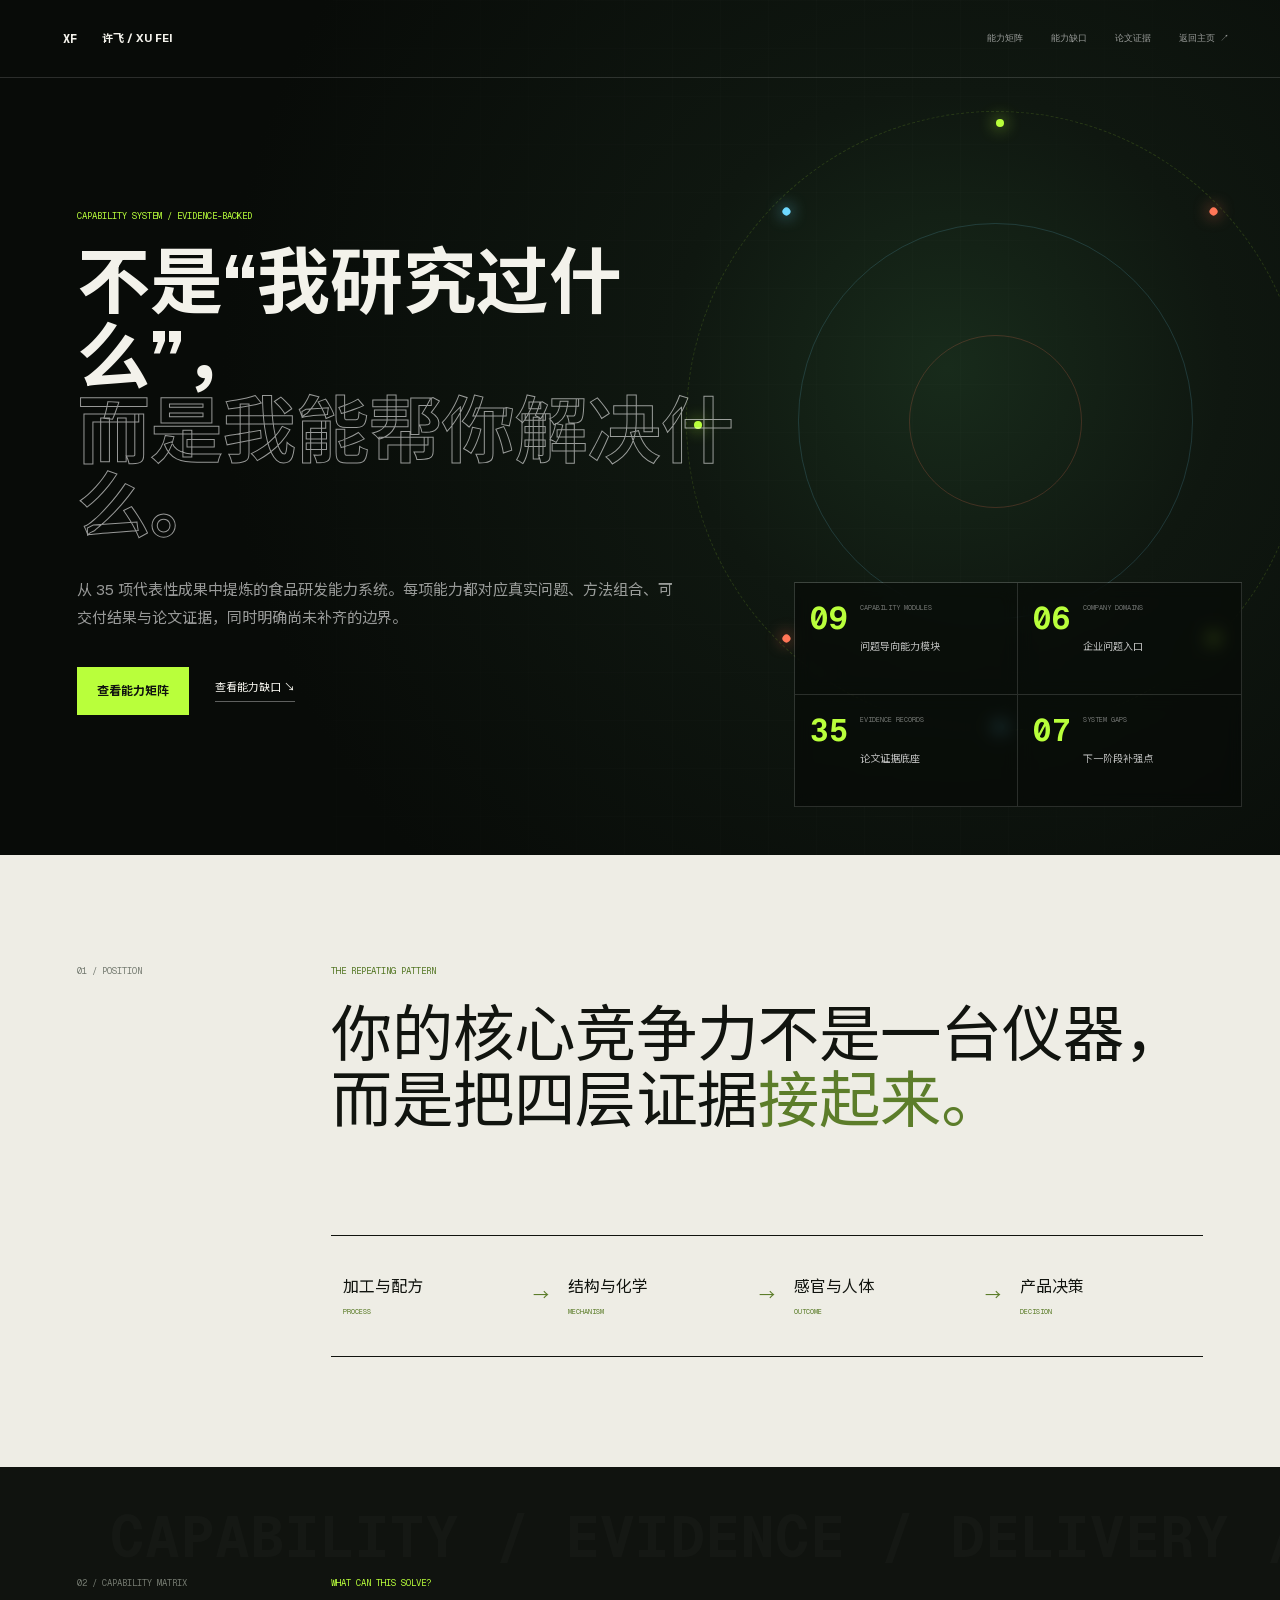
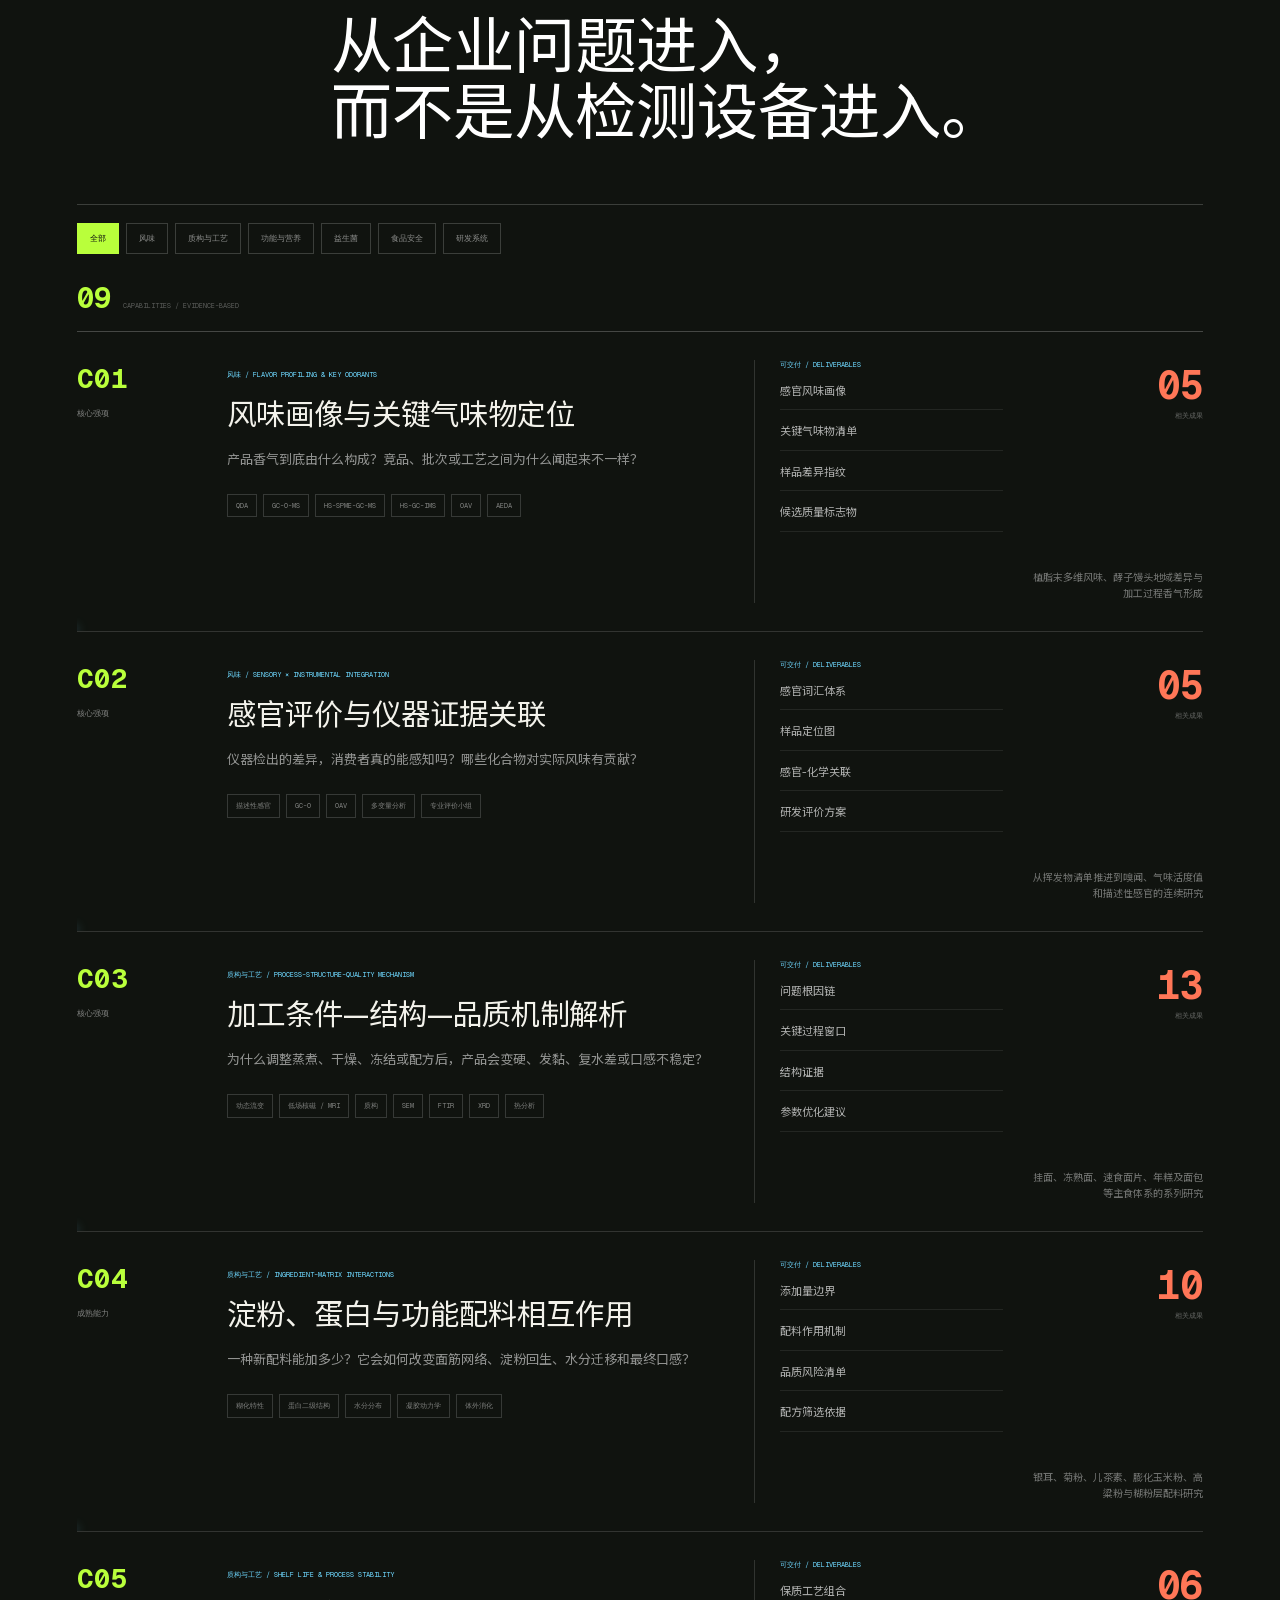
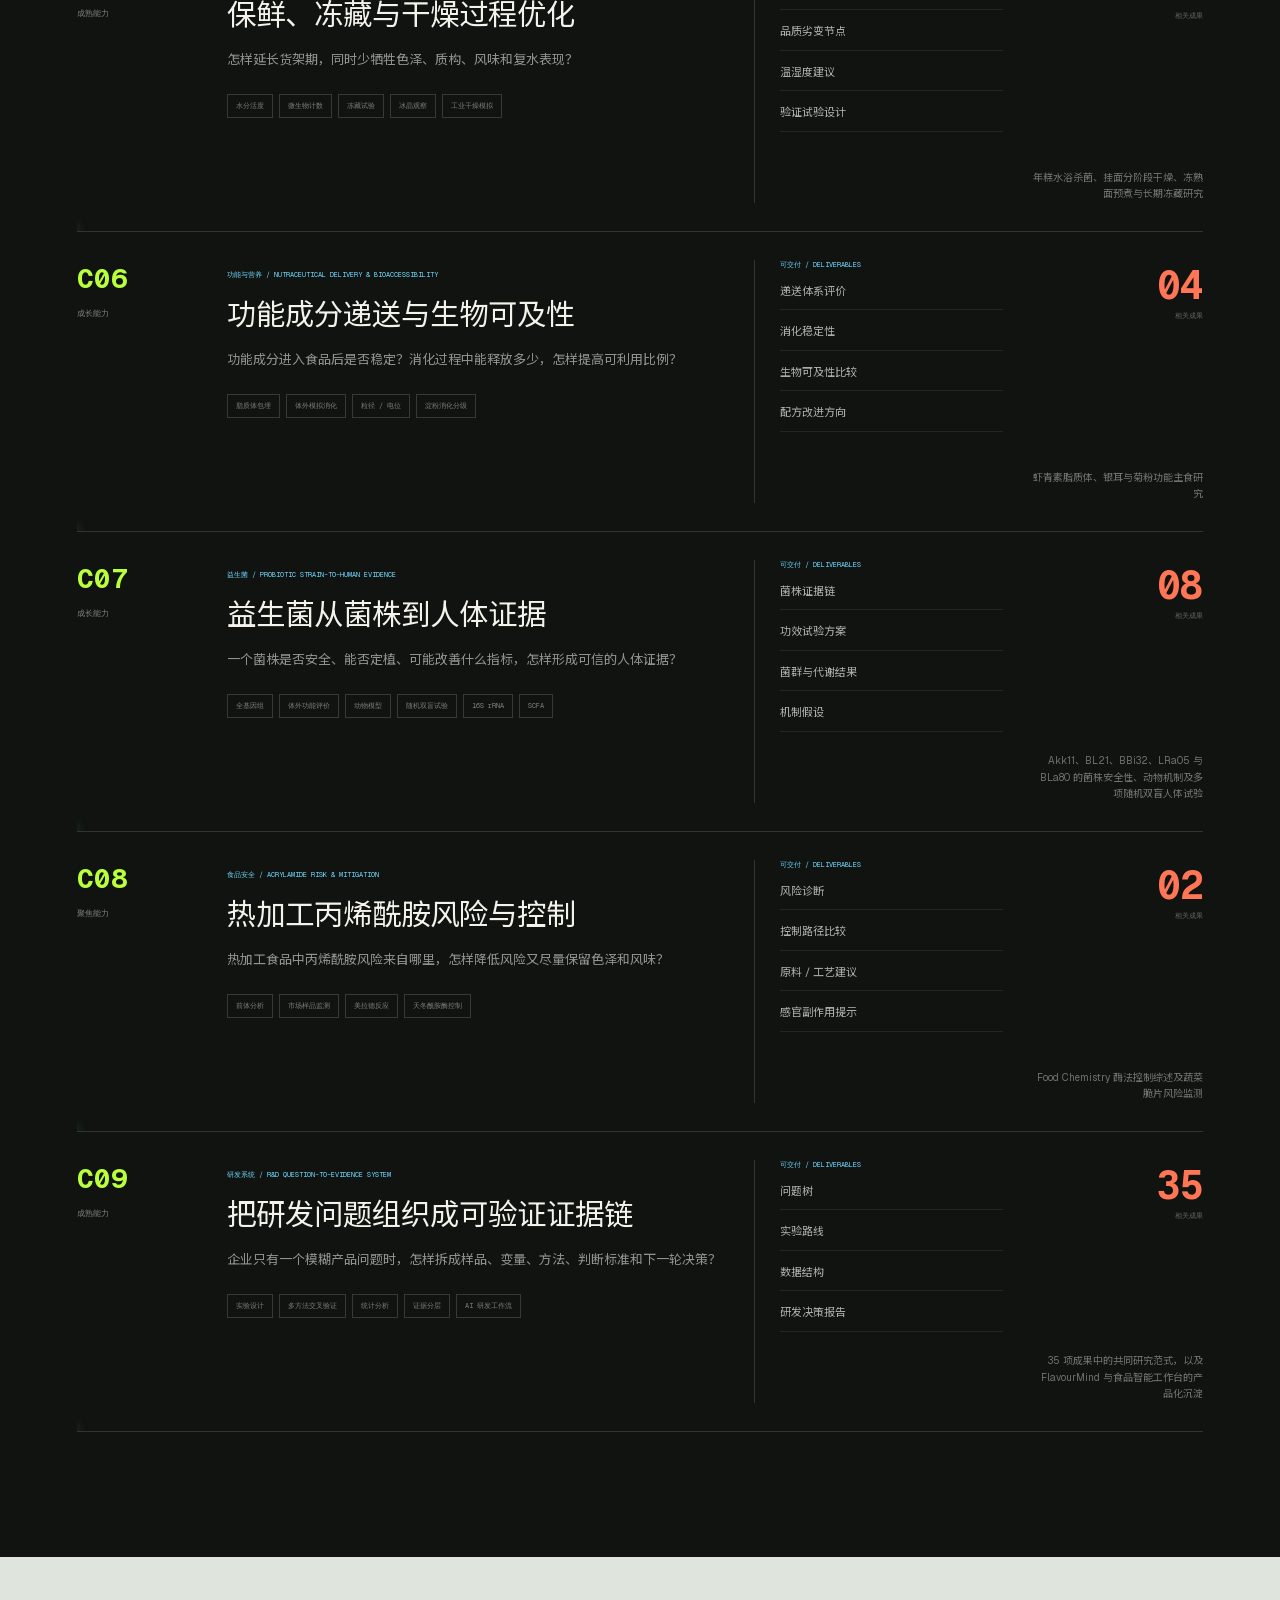
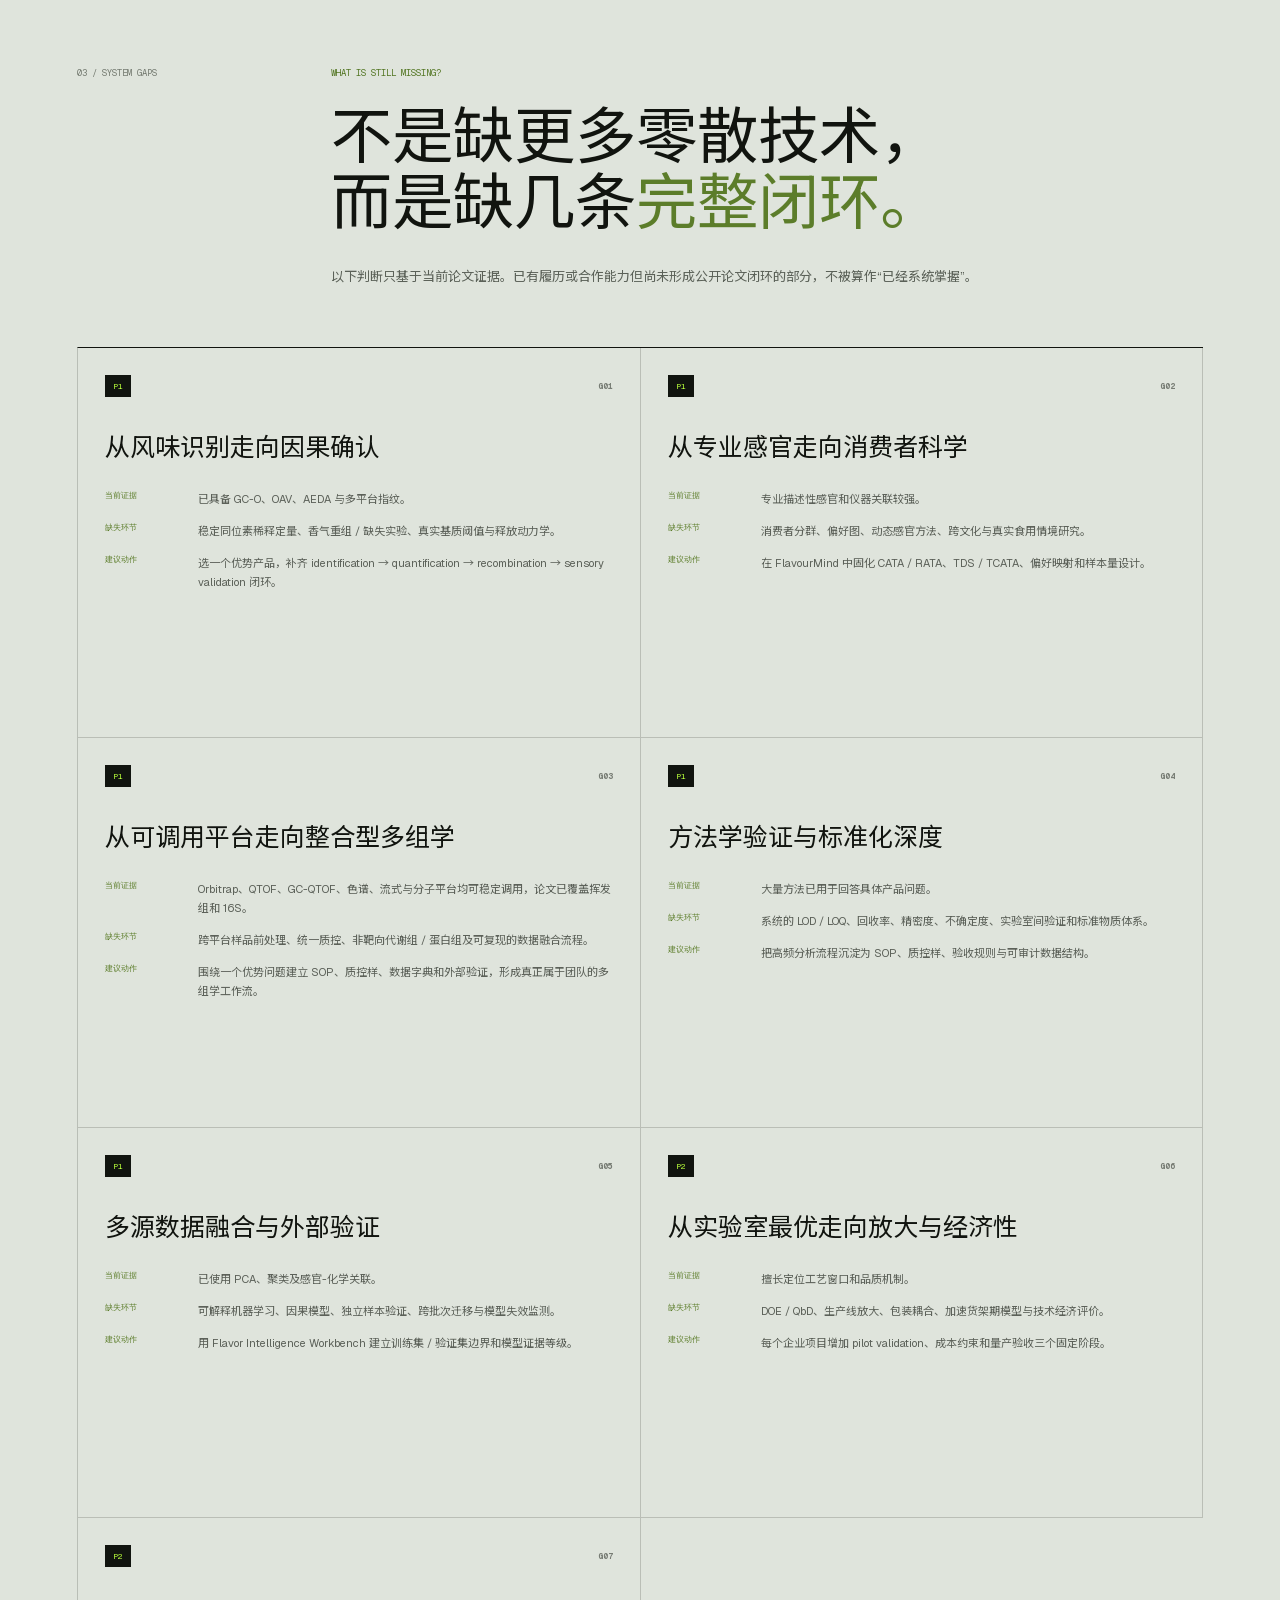
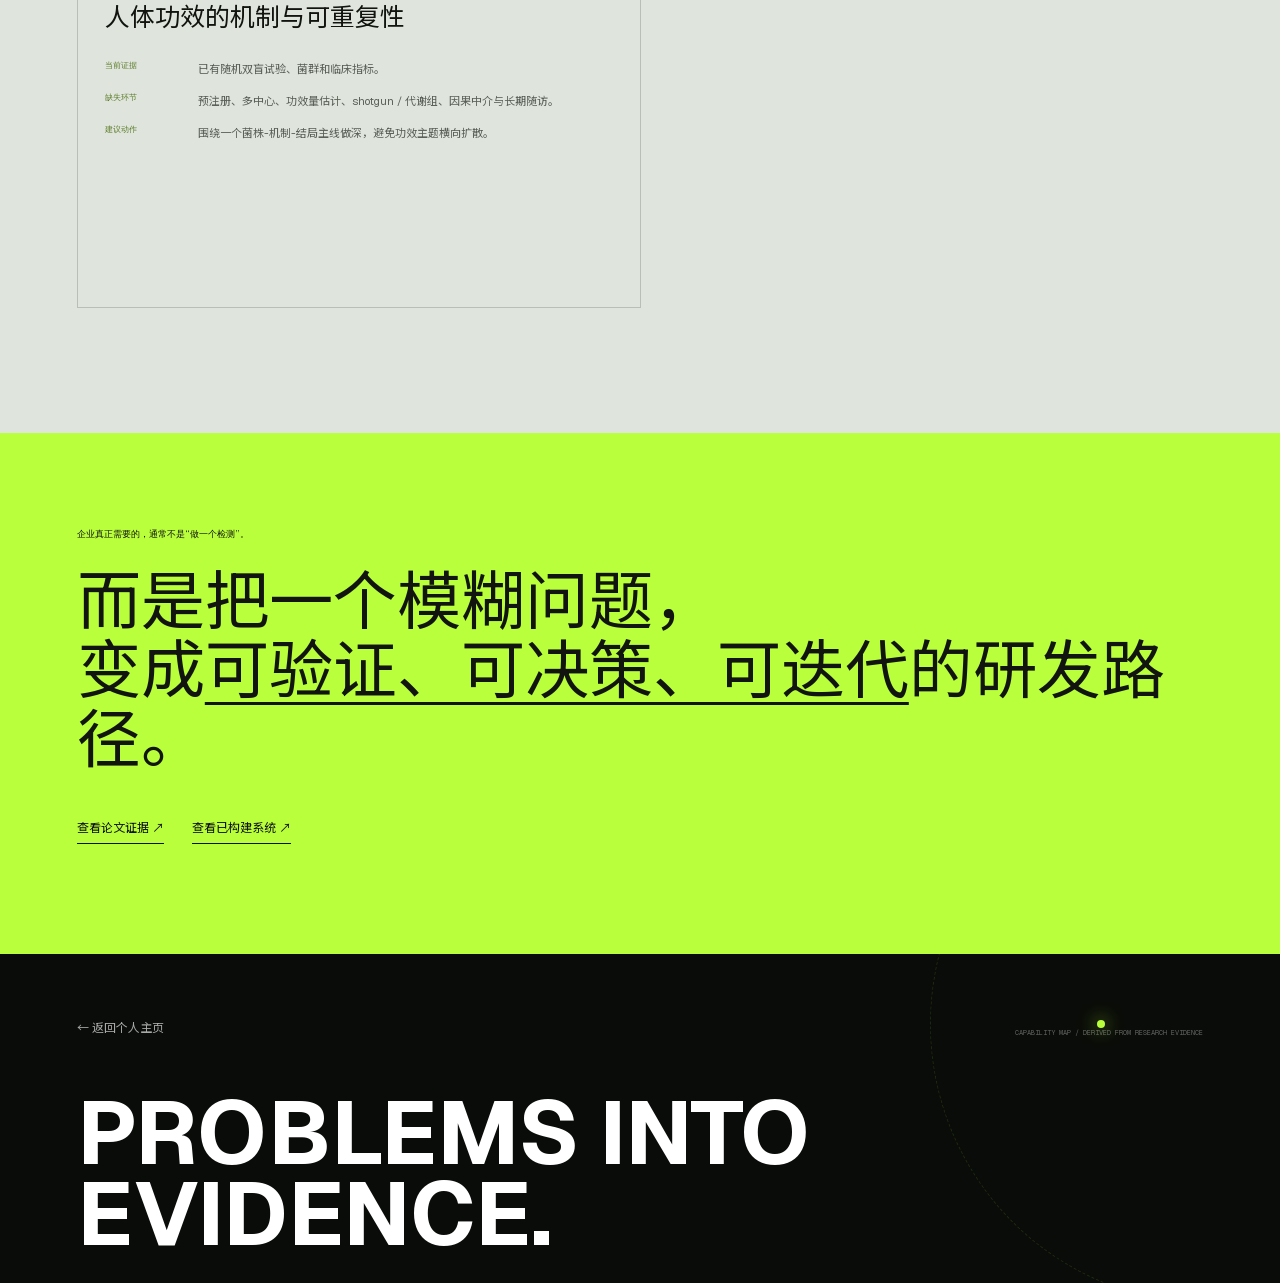
<file: capabilities.html>
<!DOCTYPE html><html lang="zh-CN"><head><meta charSet="utf-8"/><meta name="viewport" content="width=device-width, initial-scale=1"/><link rel="preload" href="/_next/static/media/797e433ab948586e-s.p.08e28id.o-okb.woff2" as="font" crossorigin="" type="font/woff2"/><link rel="preload" href="/_next/static/media/caa3a2e1cccd8315-s.p.09~u27dqhyhd6.woff2" as="font" crossorigin="" type="font/woff2"/><link rel="stylesheet" href="/_next/static/chunks/066jf0nk75nic.css" data-precedence="next"/><link rel="stylesheet" href="/_next/static/chunks/09dj4b1k.-e11.css" data-precedence="next"/><link rel="stylesheet" href="/_next/static/chunks/0k9b1to.a1r8n.css" data-precedence="next"/><link rel="preload" as="script" fetchPriority="low" href="/_next/static/chunks/15xrurgzs99gv.js"/><script src="/_next/static/chunks/0w5_znrfdt.z~.js" async=""></script><script src="/_next/static/chunks/07lhk_q6pmm3r.js" async=""></script><script src="/_next/static/chunks/02j8d7.9f.ryz.js" async=""></script><script src="/_next/static/chunks/turbopack-0vgw51flv2-~p.js" async=""></script><script src="/_next/static/chunks/01xlw8hd842-c.js" async=""></script><script src="/_next/static/chunks/0d3shmwh5_nmn.js" async=""></script><script src="/_next/static/chunks/13b_0kn40gy3k.js" async=""></script><meta name="next-size-adjust" content=""/><title>许飞 Xu Fei | AI 驱动的食品研发系统构建者</title><meta name="description" content="许飞的个人主页：连接食品科学、风味感官、功能食品、产业研发与 AI 软件，构建下一代食品研发系统。"/><link rel="canonical" href="http://39.105.166.2:8000"/><meta property="og:title" content="许飞 Xu Fei | AI 驱动的食品研发系统构建者"/><meta property="og:description" content="许飞的个人主页：连接食品科学、风味感官、功能食品、产业研发与 AI 软件，构建下一代食品研发系统。"/><meta property="og:url" content="http://39.105.166.2:8000"/><meta property="og:site_name" content="许飞 Xu Fei"/><meta property="og:locale" content="zh_CN"/><meta property="og:image" content="http://39.105.166.2:8000/og.png"/><meta property="og:image:width" content="1738"/><meta property="og:image:height" content="909"/><meta property="og:type" content="profile"/><meta name="twitter:card" content="summary_large_image"/><meta name="twitter:title" content="许飞 Xu Fei | AI 驱动的食品研发系统构建者"/><meta name="twitter:description" content="许飞的个人主页：连接食品科学、风味感官、功能食品、产业研发与 AI 软件，构建下一代食品研发系统。"/><meta name="twitter:image" content="http://39.105.166.2:8000/og.png"/><link rel="shortcut icon" href="/favicon.svg"/><link rel="icon" href="/favicon.svg"/><script src="/_next/static/chunks/03~yq9q893hmn.js" noModule=""></script></head><body class="geist_a71539c9-module__T19VSG__variable geist_mono_8d43a2aa-module__8Li5zG__variable noto_sans_sc_2993b180-module__bW3ZBa__variable antialiased"><div hidden=""><!--$--><!--/$--></div><script type="application/ld+json">{"@context":"https://schema.org","@type":"Person","name":"许飞","alternateName":"Xu Fei","jobTitle":"副教授 / 硕士生导师","worksFor":{"@type":"CollegeOrUniversity","name":"河南工业大学"},"alumniOf":{"@type":"CollegeOrUniversity","name":"University of Reading"},"email":"xu.fei@haut.edu.cn","url":"http://39.105.166.2:8000","knowsAbout":["食品科学","风味与感官评价","功能食品","益生菌","AI 驱动的食品研发系统"],"address":{"@type":"PostalAddress","addressLocality":"郑州","addressCountry":"CN"}}</script><main class="cap-page"><header class="cap-nav"><a class="paper-brand" aria-label="返回许飞个人主页" href="/"><span>XF</span><strong>许飞 / XU FEI</strong></a><nav aria-label="能力库导航"><a href="#capabilities/matrix">能力矩阵</a><a href="#capabilities/gaps">能力缺口</a><a href="/papers">论文证据</a><a href="/">返回主页 ↗</a></nav></header><section class="cap-hero"><div class="cap-field" aria-hidden="true"><i style="--n:0"></i><i style="--n:1"></i><i style="--n:2"></i><i style="--n:3"></i><i style="--n:4"></i><i style="--n:5"></i><i style="--n:6"></i><i style="--n:7"></i></div><div class="cap-hero-copy"><p class="cap-kicker">CAPABILITY SYSTEM / EVIDENCE-BACKED</p><h1>不是“我研究过什么”，<br/><span>而是我能帮你解决什么。</span></h1><p>从 35 项代表性成果中提炼的食品研发能力系统。每项能力都对应真实问题、方法组合、可交付结果与论文证据，同时明确尚未补齐的边界。</p><div class="cap-hero-actions"><a href="#capabilities/matrix">查看能力矩阵</a><a href="#capabilities/gaps">查看能力缺口 ↘</a></div></div><div class="cap-scoreboard"><div><strong>09</strong><span>CAPABILITY MODULES</span><small>问题导向能力模块</small></div><div><strong>06</strong><span>COMPANY DOMAINS</span><small>企业问题入口</small></div><div><strong>35</strong><span>EVIDENCE RECORDS</span><small>论文证据底座</small></div><div><strong>07</strong><span>SYSTEM GAPS</span><small>下一阶段补强点</small></div></div></section><section class="cap-position"><div class="cap-index">01 / POSITION</div><div><p class="cap-kicker dark">THE REPEATING PATTERN</p><h2>你的核心竞争力不是一台仪器，<br/>而是把四层证据<span>接起来。</span></h2></div><div class="cap-chain" aria-label="能力证据链"><span>加工与配方<small>PROCESS</small></span><i>→</i><span>结构与化学<small>MECHANISM</small></span><i>→</i><span>感官与人体<small>OUTCOME</small></span><i>→</i><span>产品决策<small>DECISION</small></span></div></section><section class="cap-matrix" id="capabilities/matrix"><div class="cap-matrix-head"><div class="cap-index">02 / CAPABILITY MATRIX</div><div><p class="cap-kicker">WHAT CAN THIS SOLVE?</p><h2>从企业问题进入，<br/>而不是从检测设备进入。</h2></div></div><div class="cap-filters" aria-label="能力领域筛选"><button type="button" class="active">全部</button><button type="button" class="">风味</button><button type="button" class="">质构与工艺</button><button type="button" class="">功能与营养</button><button type="button" class="">益生菌</button><button type="button" class="">食品安全</button><button type="button" class="">研发系统</button></div><div class="cap-result"><strong>09</strong><span>CAPABILITIES / EVIDENCE-BASED</span></div><div class="cap-list"><article class="cap-item"><div class="cap-id"><span>C01</span><b>核心强项</b></div><div class="cap-main"><small>风味<!-- --> / <!-- -->FLAVOR PROFILING &amp; KEY ODORANTS</small><h3>风味画像与关键气味物定位</h3><p>产品香气到底由什么构成？竞品、批次或工艺之间为什么闻起来不一样？</p><div class="cap-methods"><span>QDA</span><span>GC-O-MS</span><span>HS-SPME-GC-MS</span><span>HS-GC-IMS</span><span>OAV</span><span>AEDA</span></div></div><div class="cap-deliver"><small>可交付 / DELIVERABLES</small><span>感官风味画像</span><span>关键气味物清单</span><span>样品差异指纹</span><span>候选质量标志物</span></div><div class="cap-evidence"><strong>05</strong><small>相关成果</small><p>植脂末多维风味、酵子馒头地域差异与加工过程香气形成</p></div></article><article class="cap-item"><div class="cap-id"><span>C02</span><b>核心强项</b></div><div class="cap-main"><small>风味<!-- --> / <!-- -->SENSORY × INSTRUMENTAL INTEGRATION</small><h3>感官评价与仪器证据关联</h3><p>仪器检出的差异，消费者真的能感知吗？哪些化合物对实际风味有贡献？</p><div class="cap-methods"><span>描述性感官</span><span>GC-O</span><span>OAV</span><span>多变量分析</span><span>专业评价小组</span></div></div><div class="cap-deliver"><small>可交付 / DELIVERABLES</small><span>感官词汇体系</span><span>样品定位图</span><span>感官-化学关联</span><span>研发评价方案</span></div><div class="cap-evidence"><strong>05</strong><small>相关成果</small><p>从挥发物清单推进到嗅闻、气味活度值和描述性感官的连续研究</p></div></article><article class="cap-item"><div class="cap-id"><span>C03</span><b>核心强项</b></div><div class="cap-main"><small>质构与工艺<!-- --> / <!-- -->PROCESS–STRUCTURE–QUALITY MECHANISM</small><h3>加工条件—结构—品质机制解析</h3><p>为什么调整蒸煮、干燥、冻结或配方后，产品会变硬、发黏、复水差或口感不稳定？</p><div class="cap-methods"><span>动态流变</span><span>低场核磁 / MRI</span><span>质构</span><span>SEM</span><span>FTIR</span><span>XRD</span><span>热分析</span></div></div><div class="cap-deliver"><small>可交付 / DELIVERABLES</small><span>问题根因链</span><span>关键过程窗口</span><span>结构证据</span><span>参数优化建议</span></div><div class="cap-evidence"><strong>13</strong><small>相关成果</small><p>挂面、冻熟面、速食面片、年糕及面包等主食体系的系列研究</p></div></article><article class="cap-item"><div class="cap-id"><span>C04</span><b>成熟能力</b></div><div class="cap-main"><small>质构与工艺<!-- --> / <!-- -->INGREDIENT–MATRIX INTERACTIONS</small><h3>淀粉、蛋白与功能配料相互作用</h3><p>一种新配料能加多少？它会如何改变面筋网络、淀粉回生、水分迁移和最终口感？</p><div class="cap-methods"><span>糊化特性</span><span>蛋白二级结构</span><span>水分分布</span><span>凝胶动力学</span><span>体外消化</span></div></div><div class="cap-deliver"><small>可交付 / DELIVERABLES</small><span>添加量边界</span><span>配料作用机制</span><span>品质风险清单</span><span>配方筛选依据</span></div><div class="cap-evidence"><strong>10</strong><small>相关成果</small><p>银耳、菊粉、儿茶素、膨化玉米粉、高粱粉与糊粉层配料研究</p></div></article><article class="cap-item"><div class="cap-id"><span>C05</span><b>成熟能力</b></div><div class="cap-main"><small>质构与工艺<!-- --> / <!-- -->SHELF LIFE &amp; PROCESS STABILITY</small><h3>保鲜、冻藏与干燥过程优化</h3><p>怎样延长货架期，同时少牺牲色泽、质构、风味和复水表现？</p><div class="cap-methods"><span>水分活度</span><span>微生物计数</span><span>冻藏试验</span><span>冰晶观察</span><span>工业干燥模拟</span></div></div><div class="cap-deliver"><small>可交付 / DELIVERABLES</small><span>保质工艺组合</span><span>品质劣变节点</span><span>温湿度建议</span><span>验证试验设计</span></div><div class="cap-evidence"><strong>06</strong><small>相关成果</small><p>年糕水浴杀菌、挂面分阶段干燥、冻熟面预煮与长期冻藏研究</p></div></article><article class="cap-item"><div class="cap-id"><span>C06</span><b>成长能力</b></div><div class="cap-main"><small>功能与营养<!-- --> / <!-- -->NUTRACEUTICAL DELIVERY &amp; BIOACCESSIBILITY</small><h3>功能成分递送与生物可及性</h3><p>功能成分进入食品后是否稳定？消化过程中能释放多少，怎样提高可利用比例？</p><div class="cap-methods"><span>脂质体包埋</span><span>体外模拟消化</span><span>粒径 / 电位</span><span>淀粉消化分级</span></div></div><div class="cap-deliver"><small>可交付 / DELIVERABLES</small><span>递送体系评价</span><span>消化稳定性</span><span>生物可及性比较</span><span>配方改进方向</span></div><div class="cap-evidence"><strong>04</strong><small>相关成果</small><p>虾青素脂质体、银耳与菊粉功能主食研究</p></div></article><article class="cap-item"><div class="cap-id"><span>C07</span><b>成长能力</b></div><div class="cap-main"><small>益生菌<!-- --> / <!-- -->PROBIOTIC STRAIN–TO–HUMAN EVIDENCE</small><h3>益生菌从菌株到人体证据</h3><p>一个菌株是否安全、能否定植、可能改善什么指标，怎样形成可信的人体证据？</p><div class="cap-methods"><span>全基因组</span><span>体外功能评价</span><span>动物模型</span><span>随机双盲试验</span><span>16S rRNA</span><span>SCFA</span></div></div><div class="cap-deliver"><small>可交付 / DELIVERABLES</small><span>菌株证据链</span><span>功效试验方案</span><span>菌群与代谢结果</span><span>机制假设</span></div><div class="cap-evidence"><strong>08</strong><small>相关成果</small><p>Akk11、BL21、BBi32、LRa05 与 BLa80 的菌株安全性、动物机制及多项随机双盲人体试验</p></div></article><article class="cap-item"><div class="cap-id"><span>C08</span><b>聚焦能力</b></div><div class="cap-main"><small>食品安全<!-- --> / <!-- -->ACRYLAMIDE RISK &amp; MITIGATION</small><h3>热加工丙烯酰胺风险与控制</h3><p>热加工食品中丙烯酰胺风险来自哪里，怎样降低风险又尽量保留色泽和风味？</p><div class="cap-methods"><span>前体分析</span><span>市场样品监测</span><span>美拉德反应</span><span>天冬酰胺酶控制</span></div></div><div class="cap-deliver"><small>可交付 / DELIVERABLES</small><span>风险诊断</span><span>控制路径比较</span><span>原料 / 工艺建议</span><span>感官副作用提示</span></div><div class="cap-evidence"><strong>02</strong><small>相关成果</small><p>Food Chemistry 酶法控制综述及蔬菜脆片风险监测</p></div></article><article class="cap-item"><div class="cap-id"><span>C09</span><b>成熟能力</b></div><div class="cap-main"><small>研发系统<!-- --> / <!-- -->R&amp;D QUESTION–TO–EVIDENCE SYSTEM</small><h3>把研发问题组织成可验证证据链</h3><p>企业只有一个模糊产品问题时，怎样拆成样品、变量、方法、判断标准和下一轮决策？</p><div class="cap-methods"><span>实验设计</span><span>多方法交叉验证</span><span>统计分析</span><span>证据分层</span><span>AI 研发工作流</span></div></div><div class="cap-deliver"><small>可交付 / DELIVERABLES</small><span>问题树</span><span>实验路线</span><span>数据结构</span><span>研发决策报告</span></div><div class="cap-evidence"><strong>35</strong><small>相关成果</small><p>35 项成果中的共同研究范式，以及 FlavourMind 与食品智能工作台的产品化沉淀</p></div></article></div></section><section class="cap-gaps" id="capabilities/gaps"><div class="cap-gaps-head"><div class="cap-index">03 / SYSTEM GAPS</div><div><p class="cap-kicker dark">WHAT IS STILL MISSING?</p><h2>不是缺更多零散技术，<br/>而是缺几条<span>完整闭环。</span></h2><p>以下判断只基于当前论文证据。已有履历或合作能力但尚未形成公开论文闭环的部分，不被算作“已经系统掌握”。</p></div></div><div class="gap-grid"><article><div class="gap-top"><span>P1</span><b>G<!-- -->01</b></div><h3>从风味识别走向因果确认</h3><dl><dt>当前证据</dt><dd>已具备 GC-O、OAV、AEDA 与多平台指纹。</dd><dt>缺失环节</dt><dd>稳定同位素稀释定量、香气重组 / 缺失实验、真实基质阈值与释放动力学。</dd><dt>建议动作</dt><dd>选一个优势产品，补齐 identification → quantification → recombination → sensory validation 闭环。</dd></dl></article><article><div class="gap-top"><span>P1</span><b>G<!-- -->02</b></div><h3>从专业感官走向消费者科学</h3><dl><dt>当前证据</dt><dd>专业描述性感官和仪器关联较强。</dd><dt>缺失环节</dt><dd>消费者分群、偏好图、动态感官方法、跨文化与真实食用情境研究。</dd><dt>建议动作</dt><dd>在 FlavourMind 中固化 CATA / RATA、TDS / TCATA、偏好映射和样本量设计。</dd></dl></article><article><div class="gap-top"><span>P1</span><b>G<!-- -->03</b></div><h3>从可调用平台走向整合型多组学</h3><dl><dt>当前证据</dt><dd>Orbitrap、QTOF、GC-QTOF、色谱、流式与分子平台均可稳定调用，论文已覆盖挥发组和 16S。</dd><dt>缺失环节</dt><dd>跨平台样品前处理、统一质控、非靶向代谢组 / 蛋白组及可复现的数据融合流程。</dd><dt>建议动作</dt><dd>围绕一个优势问题建立 SOP、质控样、数据字典和外部验证，形成真正属于团队的多组学工作流。</dd></dl></article><article><div class="gap-top"><span>P1</span><b>G<!-- -->04</b></div><h3>方法学验证与标准化深度</h3><dl><dt>当前证据</dt><dd>大量方法已用于回答具体产品问题。</dd><dt>缺失环节</dt><dd>系统的 LOD / LOQ、回收率、精密度、不确定度、实验室间验证和标准物质体系。</dd><dt>建议动作</dt><dd>把高频分析流程沉淀为 SOP、质控样、验收规则与可审计数据结构。</dd></dl></article><article><div class="gap-top"><span>P1</span><b>G<!-- -->05</b></div><h3>多源数据融合与外部验证</h3><dl><dt>当前证据</dt><dd>已使用 PCA、聚类及感官-化学关联。</dd><dt>缺失环节</dt><dd>可解释机器学习、因果模型、独立样本验证、跨批次迁移与模型失效监测。</dd><dt>建议动作</dt><dd>用 Flavor Intelligence Workbench 建立训练集 / 验证集边界和模型证据等级。</dd></dl></article><article><div class="gap-top"><span>P2</span><b>G<!-- -->06</b></div><h3>从实验室最优走向放大与经济性</h3><dl><dt>当前证据</dt><dd>擅长定位工艺窗口和品质机制。</dd><dt>缺失环节</dt><dd>DOE / QbD、生产线放大、包装耦合、加速货架期模型与技术经济评价。</dd><dt>建议动作</dt><dd>每个企业项目增加 pilot validation、成本约束和量产验收三个固定阶段。</dd></dl></article><article><div class="gap-top"><span>P2</span><b>G<!-- -->07</b></div><h3>人体功效的机制与可重复性</h3><dl><dt>当前证据</dt><dd>已有随机双盲试验、菌群和临床指标。</dd><dt>缺失环节</dt><dd>预注册、多中心、功效量估计、shotgun / 代谢组、因果中介与长期随访。</dd><dt>建议动作</dt><dd>围绕一个菌株-机制-结局主线做深，避免功效主题横向扩散。</dd></dl></article></div></section><section class="cap-cta"><p>企业真正需要的，通常不是“做一个检测”。</p><h2>而是把一个模糊问题，<br/>变成<span>可验证、可决策、可迭代</span>的研发路径。</h2><div><a href="/papers">查看论文证据 ↗</a><a href="/#projects">查看已构建系统 ↗</a></div></section><footer class="cap-footer"><a href="/">← 返回个人主页</a><span>CAPABILITY MAP / DERIVED FROM RESEARCH EVIDENCE</span><b>PROBLEMS INTO EVIDENCE.</b></footer></main><!--$--><!--/$--><script src="/_next/static/chunks/15xrurgzs99gv.js" id="_R_" async=""></script><script>(self.__next_f=self.__next_f||[]).push([0])</script><script>self.__next_f.push([1,"1:\"$Sreact.fragment\"\n2:I[39756,[\"/_next/static/chunks/01xlw8hd842-c.js\",\"/_next/static/chunks/0d3shmwh5_nmn.js\"],\"default\"]\n3:I[37457,[\"/_next/static/chunks/01xlw8hd842-c.js\",\"/_next/static/chunks/0d3shmwh5_nmn.js\"],\"default\"]\n4:I[47257,[\"/_next/static/chunks/01xlw8hd842-c.js\",\"/_next/static/chunks/0d3shmwh5_nmn.js\"],\"ClientPageRoot\"]\n5:I[2263,[\"/_next/static/chunks/01xlw8hd842-c.js\",\"/_next/static/chunks/0d3shmwh5_nmn.js\",\"/_next/static/chunks/13b_0kn40gy3k.js\"],\"default\"]\n8:I[97367,[\"/_next/static/chunks/01xlw8hd842-c.js\",\"/_next/static/chunks/0d3shmwh5_nmn.js\"],\"OutletBoundary\"]\n9:\"$Sreact.suspense\"\nc:I[97367,[\"/_next/static/chunks/01xlw8hd842-c.js\",\"/_next/static/chunks/0d3shmwh5_nmn.js\"],\"ViewportBoundary\"]\ne:I[97367,[\"/_next/static/chunks/01xlw8hd842-c.js\",\"/_next/static/chunks/0d3shmwh5_nmn.js\"],\"MetadataBoundary\"]\n10:I[68027,[\"/_next/static/chunks/01xlw8hd842-c.js\",\"/_next/static/chunks/0d3shmwh5_nmn.js\"],\"default\",1]\n:HL[\"/_next/static/chunks/066jf0nk75nic.css\",\"style\"]\n:HL[\"/_next/static/chunks/09dj4b1k.-e11.css\",\"style\"]\n:HL[\"/_next/static/chunks/0k9b1to.a1r8n.css\",\"style\"]\n:HL[\"/_next/static/media/797e433ab948586e-s.p.08e28id.o-okb.woff2\",\"font\",{\"crossOrigin\":\"\",\"type\":\"font/woff2\"}]\n:HL[\"/_next/static/media/caa3a2e1cccd8315-s.p.09~u27dqhyhd6.woff2\",\"font\",{\"crossOrigin\":\"\",\"type\":\"font/woff2\"}]\n"])</script><script>self.__next_f.push([1,"0:{\"P\":null,\"c\":[\"\",\"capabilities\"],\"q\":\"\",\"i\":false,\"f\":[[[\"\",{\"children\":[\"capabilities\",{\"children\":[\"__PAGE__\",{}]}]},\"$undefined\",\"$undefined\",16],[[\"$\",\"$1\",\"c\",{\"children\":[[[\"$\",\"link\",\"0\",{\"rel\":\"stylesheet\",\"href\":\"/_next/static/chunks/066jf0nk75nic.css\",\"precedence\":\"next\",\"crossOrigin\":\"$undefined\",\"nonce\":\"$undefined\"}],[\"$\",\"link\",\"1\",{\"rel\":\"stylesheet\",\"href\":\"/_next/static/chunks/09dj4b1k.-e11.css\",\"precedence\":\"next\",\"crossOrigin\":\"$undefined\",\"nonce\":\"$undefined\"}],[\"$\",\"link\",\"2\",{\"rel\":\"stylesheet\",\"href\":\"/_next/static/chunks/0k9b1to.a1r8n.css\",\"precedence\":\"next\",\"crossOrigin\":\"$undefined\",\"nonce\":\"$undefined\"}],[\"$\",\"script\",\"script-0\",{\"src\":\"/_next/static/chunks/01xlw8hd842-c.js\",\"async\":true,\"nonce\":\"$undefined\"}],[\"$\",\"script\",\"script-1\",{\"src\":\"/_next/static/chunks/0d3shmwh5_nmn.js\",\"async\":true,\"nonce\":\"$undefined\"}]],[\"$\",\"html\",null,{\"lang\":\"zh-CN\",\"children\":[\"$\",\"body\",null,{\"className\":\"geist_a71539c9-module__T19VSG__variable geist_mono_8d43a2aa-module__8Li5zG__variable noto_sans_sc_2993b180-module__bW3ZBa__variable antialiased\",\"children\":[[\"$\",\"script\",null,{\"type\":\"application/ld+json\",\"dangerouslySetInnerHTML\":{\"__html\":\"{\\\"@context\\\":\\\"https://schema.org\\\",\\\"@type\\\":\\\"Person\\\",\\\"name\\\":\\\"许飞\\\",\\\"alternateName\\\":\\\"Xu Fei\\\",\\\"jobTitle\\\":\\\"副教授 / 硕士生导师\\\",\\\"worksFor\\\":{\\\"@type\\\":\\\"CollegeOrUniversity\\\",\\\"name\\\":\\\"河南工业大学\\\"},\\\"alumniOf\\\":{\\\"@type\\\":\\\"CollegeOrUniversity\\\",\\\"name\\\":\\\"University of Reading\\\"},\\\"email\\\":\\\"xu.fei@haut.edu.cn\\\",\\\"url\\\":\\\"http://39.105.166.2:8000\\\",\\\"knowsAbout\\\":[\\\"食品科学\\\",\\\"风味与感官评价\\\",\\\"功能食品\\\",\\\"益生菌\\\",\\\"AI 驱动的食品研发系统\\\"],\\\"address\\\":{\\\"@type\\\":\\\"PostalAddress\\\",\\\"addressLocality\\\":\\\"郑州\\\",\\\"addressCountry\\\":\\\"CN\\\"}}\"}}],[\"$\",\"$L2\",null,{\"parallelRouterKey\":\"children\",\"error\":\"$undefined\",\"errorStyles\":\"$undefined\",\"errorScripts\":\"$undefined\",\"template\":[\"$\",\"$L3\",null,{}],\"templateStyles\":\"$undefined\",\"templateScripts\":\"$undefined\",\"notFound\":[[[\"$\",\"title\",null,{\"children\":\"404: This page could not be found.\"}],[\"$\",\"div\",null,{\"style\":{\"fontFamily\":\"system-ui,\\\"Segoe UI\\\",Roboto,Helvetica,Arial,sans-serif,\\\"Apple Color Emoji\\\",\\\"Segoe UI Emoji\\\"\",\"height\":\"100vh\",\"textAlign\":\"center\",\"display\":\"flex\",\"flexDirection\":\"column\",\"alignItems\":\"center\",\"justifyContent\":\"center\"},\"children\":[\"$\",\"div\",null,{\"children\":[[\"$\",\"style\",null,{\"dangerouslySetInnerHTML\":{\"__html\":\"body{color:#000;background:#fff;margin:0}.next-error-h1{border-right:1px solid rgba(0,0,0,.3)}@media (prefers-color-scheme:dark){body{color:#fff;background:#000}.next-error-h1{border-right:1px solid rgba(255,255,255,.3)}}\"}}],[\"$\",\"h1\",null,{\"className\":\"next-error-h1\",\"style\":{\"display\":\"inline-block\",\"margin\":\"0 20px 0 0\",\"padding\":\"0 23px 0 0\",\"fontSize\":24,\"fontWeight\":500,\"verticalAlign\":\"top\",\"lineHeight\":\"49px\"},\"children\":404}],[\"$\",\"div\",null,{\"style\":{\"display\":\"inline-block\"},\"children\":[\"$\",\"h2\",null,{\"style\":{\"fontSize\":14,\"fontWeight\":400,\"lineHeight\":\"49px\",\"margin\":0},\"children\":\"This page could not be found.\"}]}]]}]}]],[]],\"forbidden\":\"$undefined\",\"unauthorized\":\"$undefined\"}]]}]}]]}],{\"children\":[[\"$\",\"$1\",\"c\",{\"children\":[null,[\"$\",\"$L2\",null,{\"parallelRouterKey\":\"children\",\"error\":\"$undefined\",\"errorStyles\":\"$undefined\",\"errorScripts\":\"$undefined\",\"template\":[\"$\",\"$L3\",null,{}],\"templateStyles\":\"$undefined\",\"templateScripts\":\"$undefined\",\"notFound\":\"$undefined\",\"forbidden\":\"$undefined\",\"unauthorized\":\"$undefined\"}]]}],{\"children\":[[\"$\",\"$1\",\"c\",{\"children\":[[\"$\",\"$L4\",null,{\"Component\":\"$5\",\"serverProvidedParams\":{\"searchParams\":{},\"params\":{},\"promises\":[\"$@6\",\"$@7\"]}}],[[\"$\",\"script\",\"script-0\",{\"src\":\"/_next/static/chunks/13b_0kn40gy3k.js\",\"async\":true,\"nonce\":\"$undefined\"}]],[\"$\",\"$L8\",null,{\"children\":[\"$\",\"$9\",null,{\"name\":\"Next.MetadataOutlet\",\"children\":\"$@a\"}]}]]}],{},null,false,null]},null,false,\"$@b\"]},null,false,null],[\"$\",\"$1\",\"h\",{\"children\":[null,[\"$\",\"$Lc\",null,{\"children\":\"$Ld\"}],[\"$\",\"div\",null,{\"hidden\":true,\"children\":[\"$\",\"$Le\",null,{\"children\":[\"$\",\"$9\",null,{\"name\":\"Next.Metadata\",\"children\":\"$Lf\"}]}]}],[\"$\",\"meta\",null,{\"name\":\"next-size-adjust\",\"content\":\"\"}]]}],false]],\"m\":\"$undefined\",\"G\":[\"$10\",[[\"$\",\"link\",\"0\",{\"rel\":\"stylesheet\",\"href\":\"/_next/static/chunks/066jf0nk75nic.css\",\"precedence\":\"next\",\"crossOrigin\":\"$undefined\",\"nonce\":\"$undefined\"}],[\"$\",\"link\",\"1\",{\"rel\":\"stylesheet\",\"href\":\"/_next/static/chunks/09dj4b1k.-e11.css\",\"precedence\":\"next\",\"crossOrigin\":\"$undefined\",\"nonce\":\"$undefined\"}],[\"$\",\"link\",\"2\",{\"rel\":\"stylesheet\",\"href\":\"/_next/static/chunks/0k9b1to.a1r8n.css\",\"precedence\":\"next\",\"crossOrigin\":\"$undefined\",\"nonce\":\"$undefined\"}]]],\"S\":true,\"h\":null,\"s\":\"$undefined\",\"l\":\"$undefined\",\"p\":\"$undefined\",\"d\":\"$undefined\",\"b\":\"mMekWm2mIFa29HrVVnZdq\"}\n"])</script><script>self.__next_f.push([1,"11:[]\nb:\"$W11\"\n6:{}\n7:\"$0:f:0:1:1:children:1:children:0:props:children:0:props:serverProvidedParams:params\"\n"])</script><script>self.__next_f.push([1,"d:[[\"$\",\"meta\",\"0\",{\"charSet\":\"utf-8\"}],[\"$\",\"meta\",\"1\",{\"name\":\"viewport\",\"content\":\"width=device-width, initial-scale=1\"}]]\n"])</script><script>self.__next_f.push([1,"12:I[27201,[\"/_next/static/chunks/01xlw8hd842-c.js\",\"/_next/static/chunks/0d3shmwh5_nmn.js\"],\"IconMark\"]\na:null\n"])</script><script>self.__next_f.push([1,"f:[[\"$\",\"title\",\"0\",{\"children\":\"许飞 Xu Fei | AI 驱动的食品研发系统构建者\"}],[\"$\",\"meta\",\"1\",{\"name\":\"description\",\"content\":\"许飞的个人主页：连接食品科学、风味感官、功能食品、产业研发与 AI 软件，构建下一代食品研发系统。\"}],[\"$\",\"link\",\"2\",{\"rel\":\"canonical\",\"href\":\"http://39.105.166.2:8000\"}],[\"$\",\"meta\",\"3\",{\"property\":\"og:title\",\"content\":\"许飞 Xu Fei | AI 驱动的食品研发系统构建者\"}],[\"$\",\"meta\",\"4\",{\"property\":\"og:description\",\"content\":\"许飞的个人主页：连接食品科学、风味感官、功能食品、产业研发与 AI 软件，构建下一代食品研发系统。\"}],[\"$\",\"meta\",\"5\",{\"property\":\"og:url\",\"content\":\"http://39.105.166.2:8000\"}],[\"$\",\"meta\",\"6\",{\"property\":\"og:site_name\",\"content\":\"许飞 Xu Fei\"}],[\"$\",\"meta\",\"7\",{\"property\":\"og:locale\",\"content\":\"zh_CN\"}],[\"$\",\"meta\",\"8\",{\"property\":\"og:image\",\"content\":\"http://39.105.166.2:8000/og.png\"}],[\"$\",\"meta\",\"9\",{\"property\":\"og:image:width\",\"content\":\"1738\"}],[\"$\",\"meta\",\"10\",{\"property\":\"og:image:height\",\"content\":\"909\"}],[\"$\",\"meta\",\"11\",{\"property\":\"og:type\",\"content\":\"profile\"}],[\"$\",\"meta\",\"12\",{\"name\":\"twitter:card\",\"content\":\"summary_large_image\"}],[\"$\",\"meta\",\"13\",{\"name\":\"twitter:title\",\"content\":\"许飞 Xu Fei | AI 驱动的食品研发系统构建者\"}],[\"$\",\"meta\",\"14\",{\"name\":\"twitter:description\",\"content\":\"许飞的个人主页：连接食品科学、风味感官、功能食品、产业研发与 AI 软件，构建下一代食品研发系统。\"}],[\"$\",\"meta\",\"15\",{\"name\":\"twitter:image\",\"content\":\"http://39.105.166.2:8000/og.png\"}],[\"$\",\"link\",\"16\",{\"rel\":\"shortcut icon\",\"href\":\"/favicon.svg\"}],[\"$\",\"link\",\"17\",{\"rel\":\"icon\",\"href\":\"/favicon.svg\"}],[\"$\",\"$L12\",\"18\",{}]]\n"])</script></body></html>
</file>
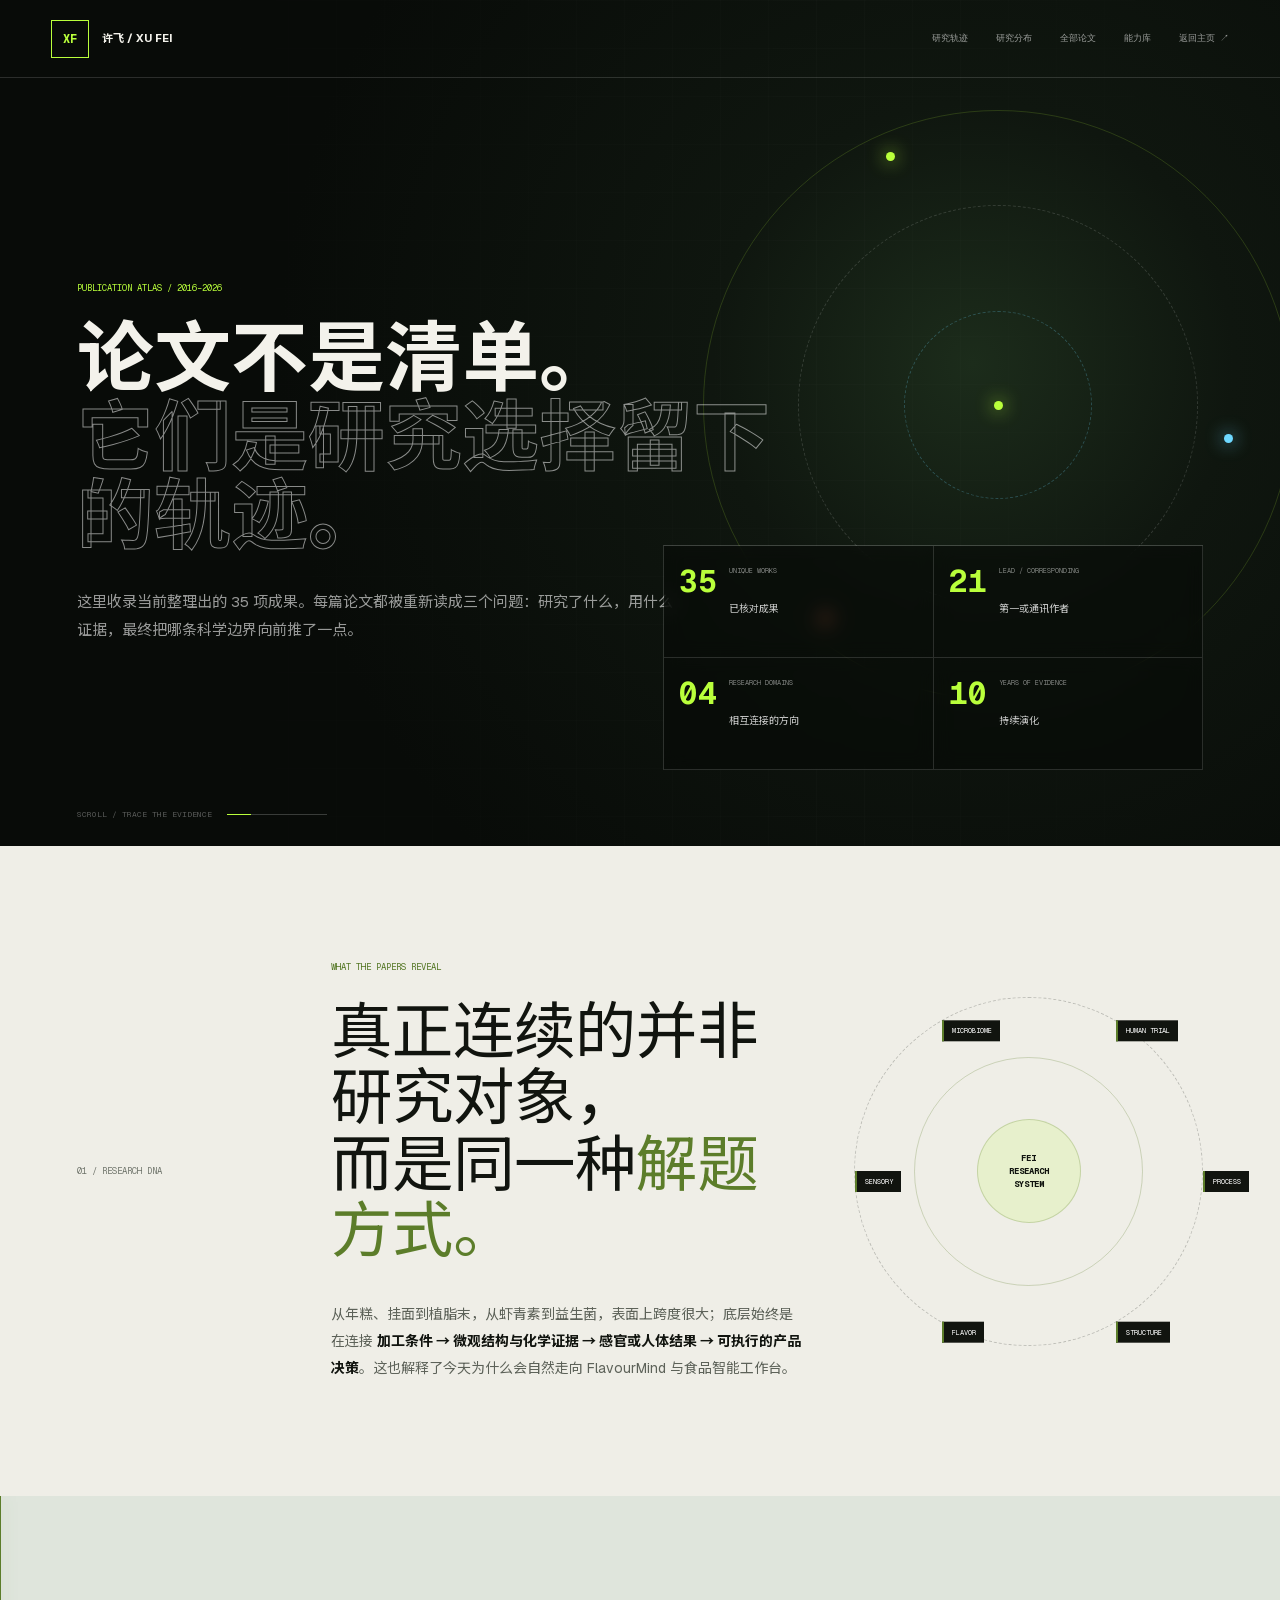
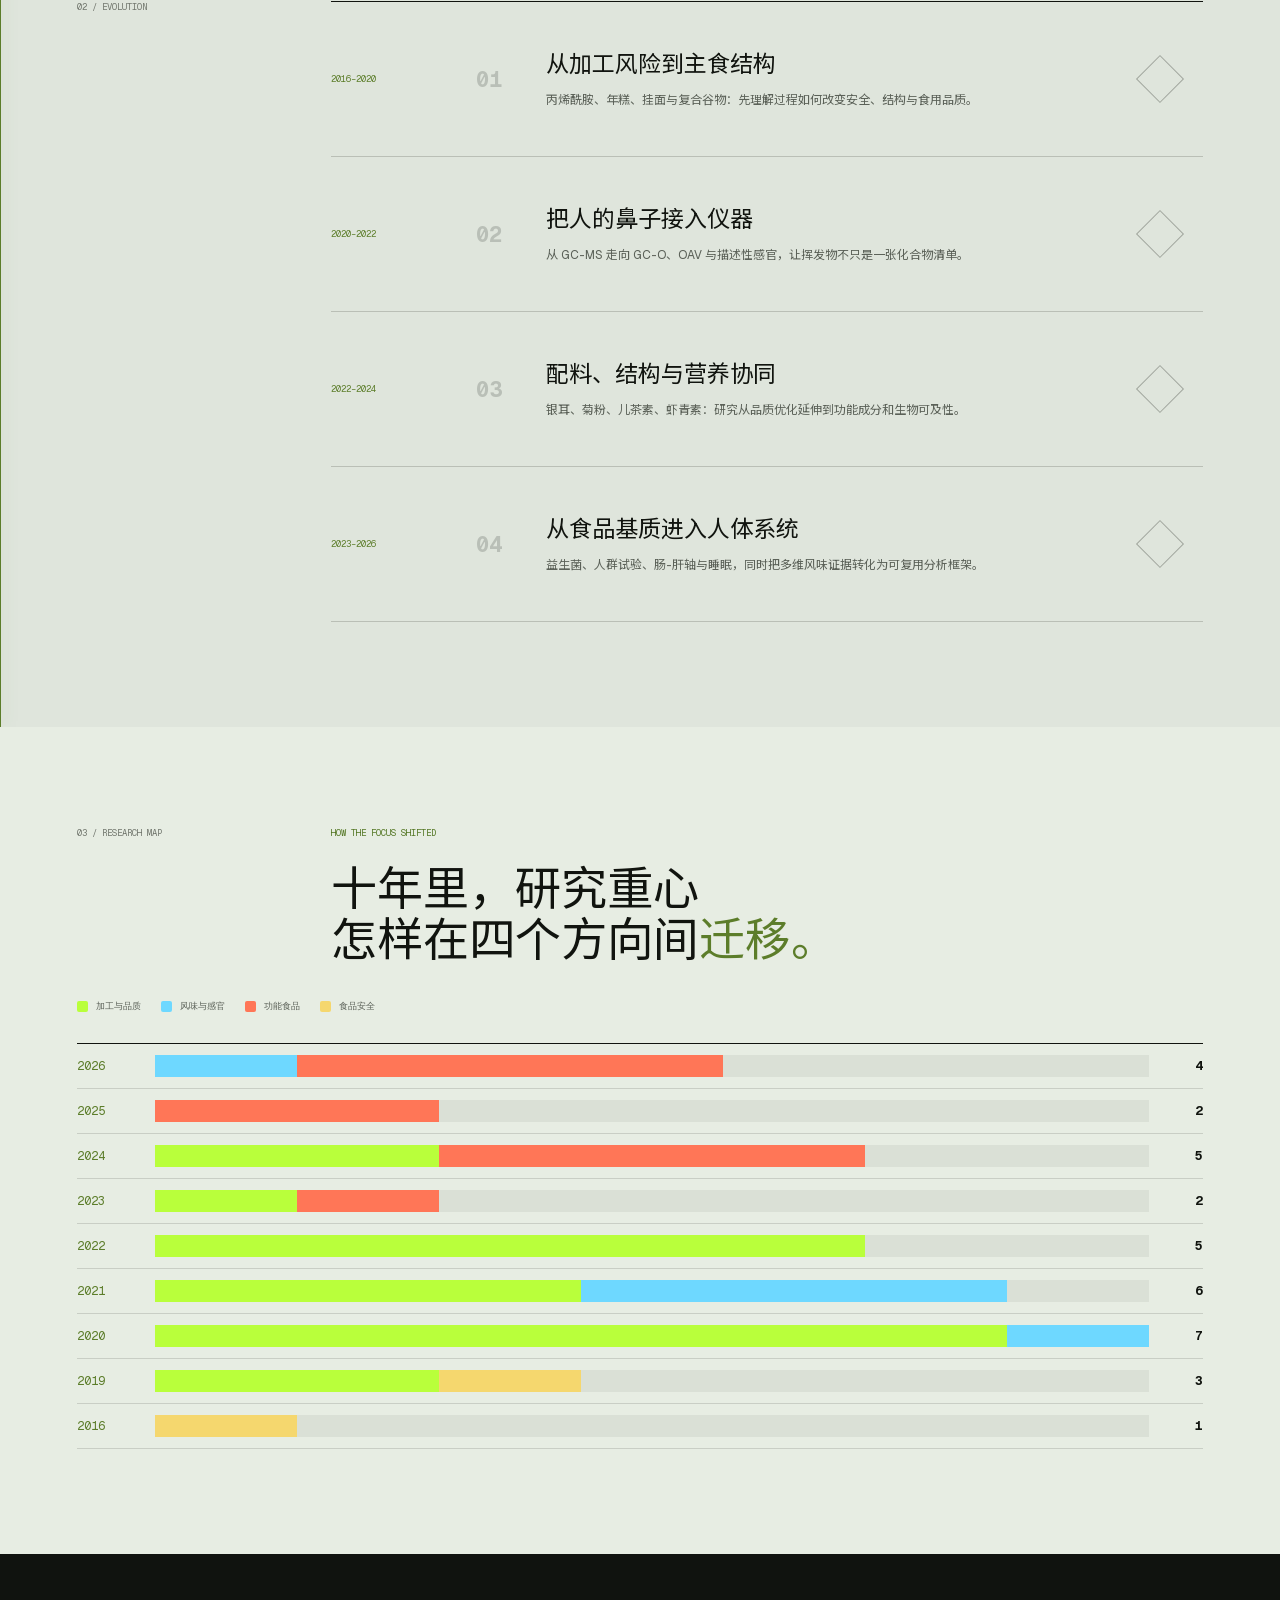
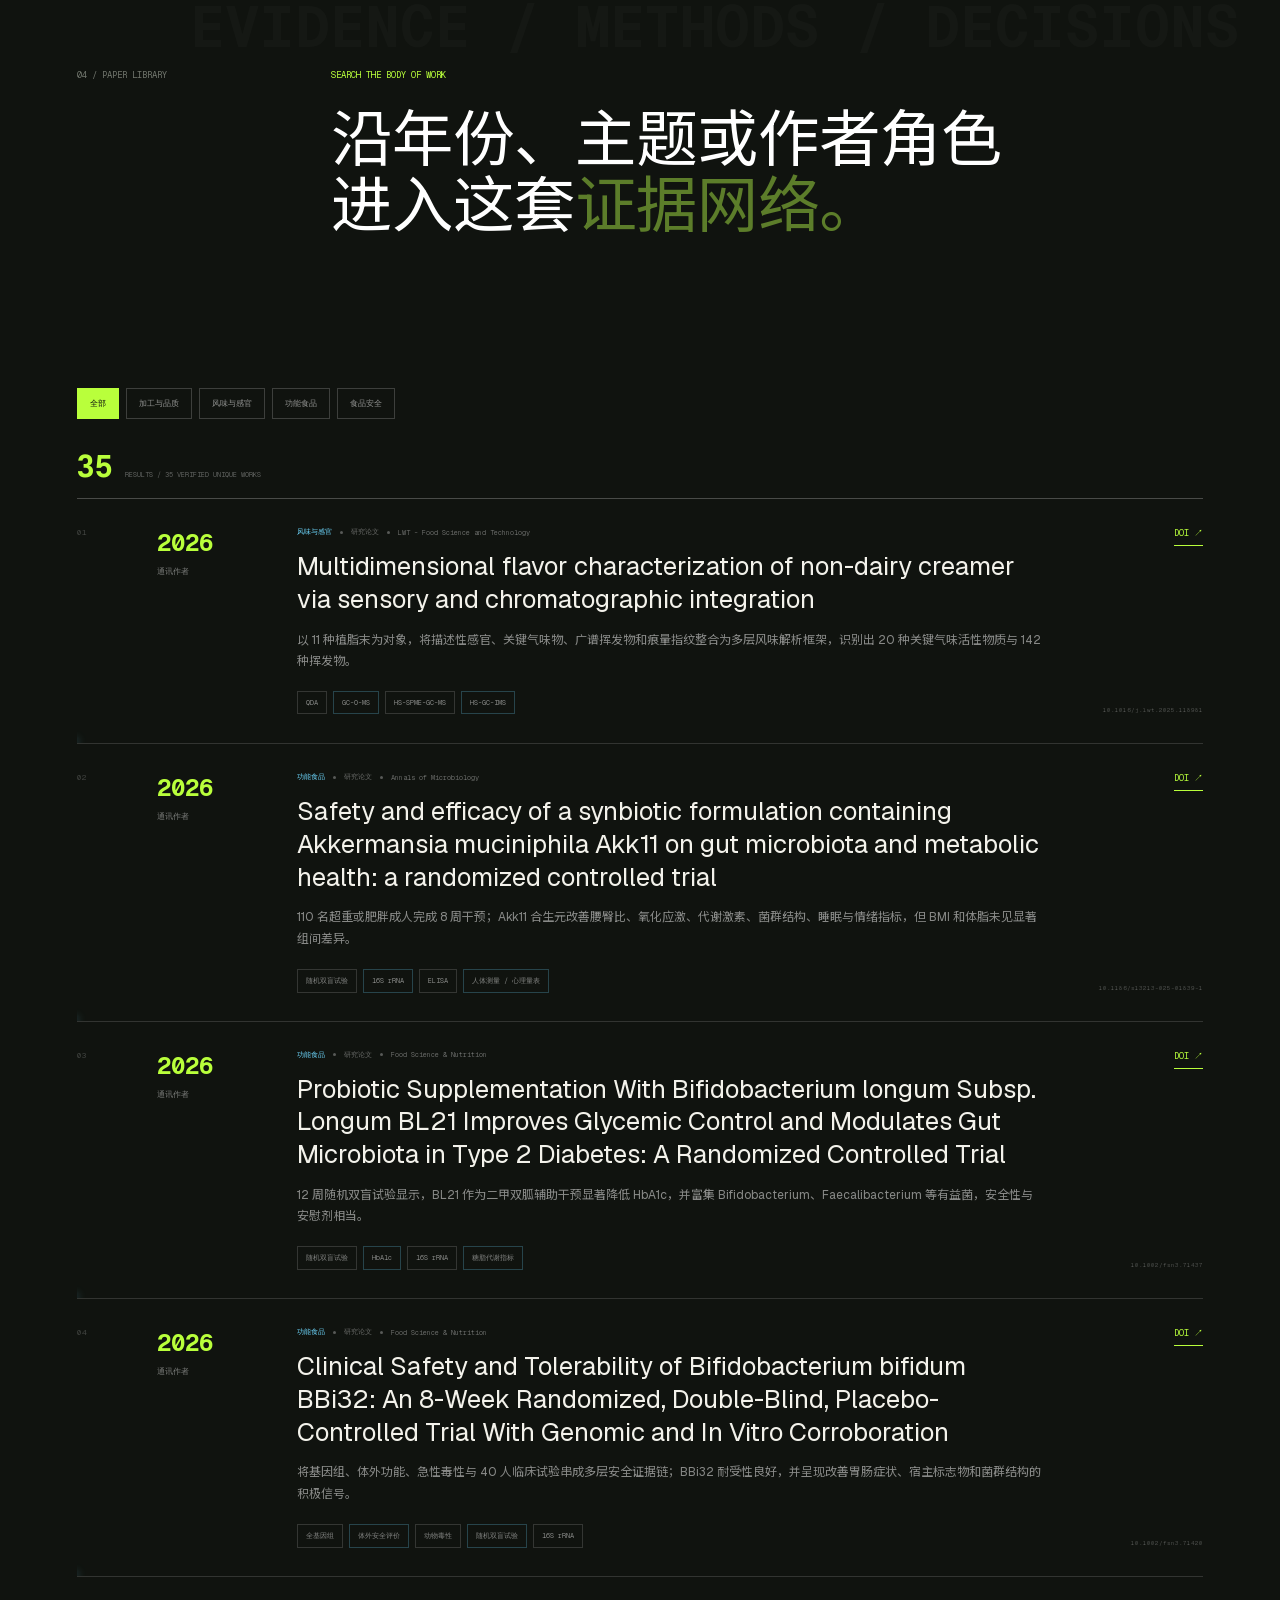
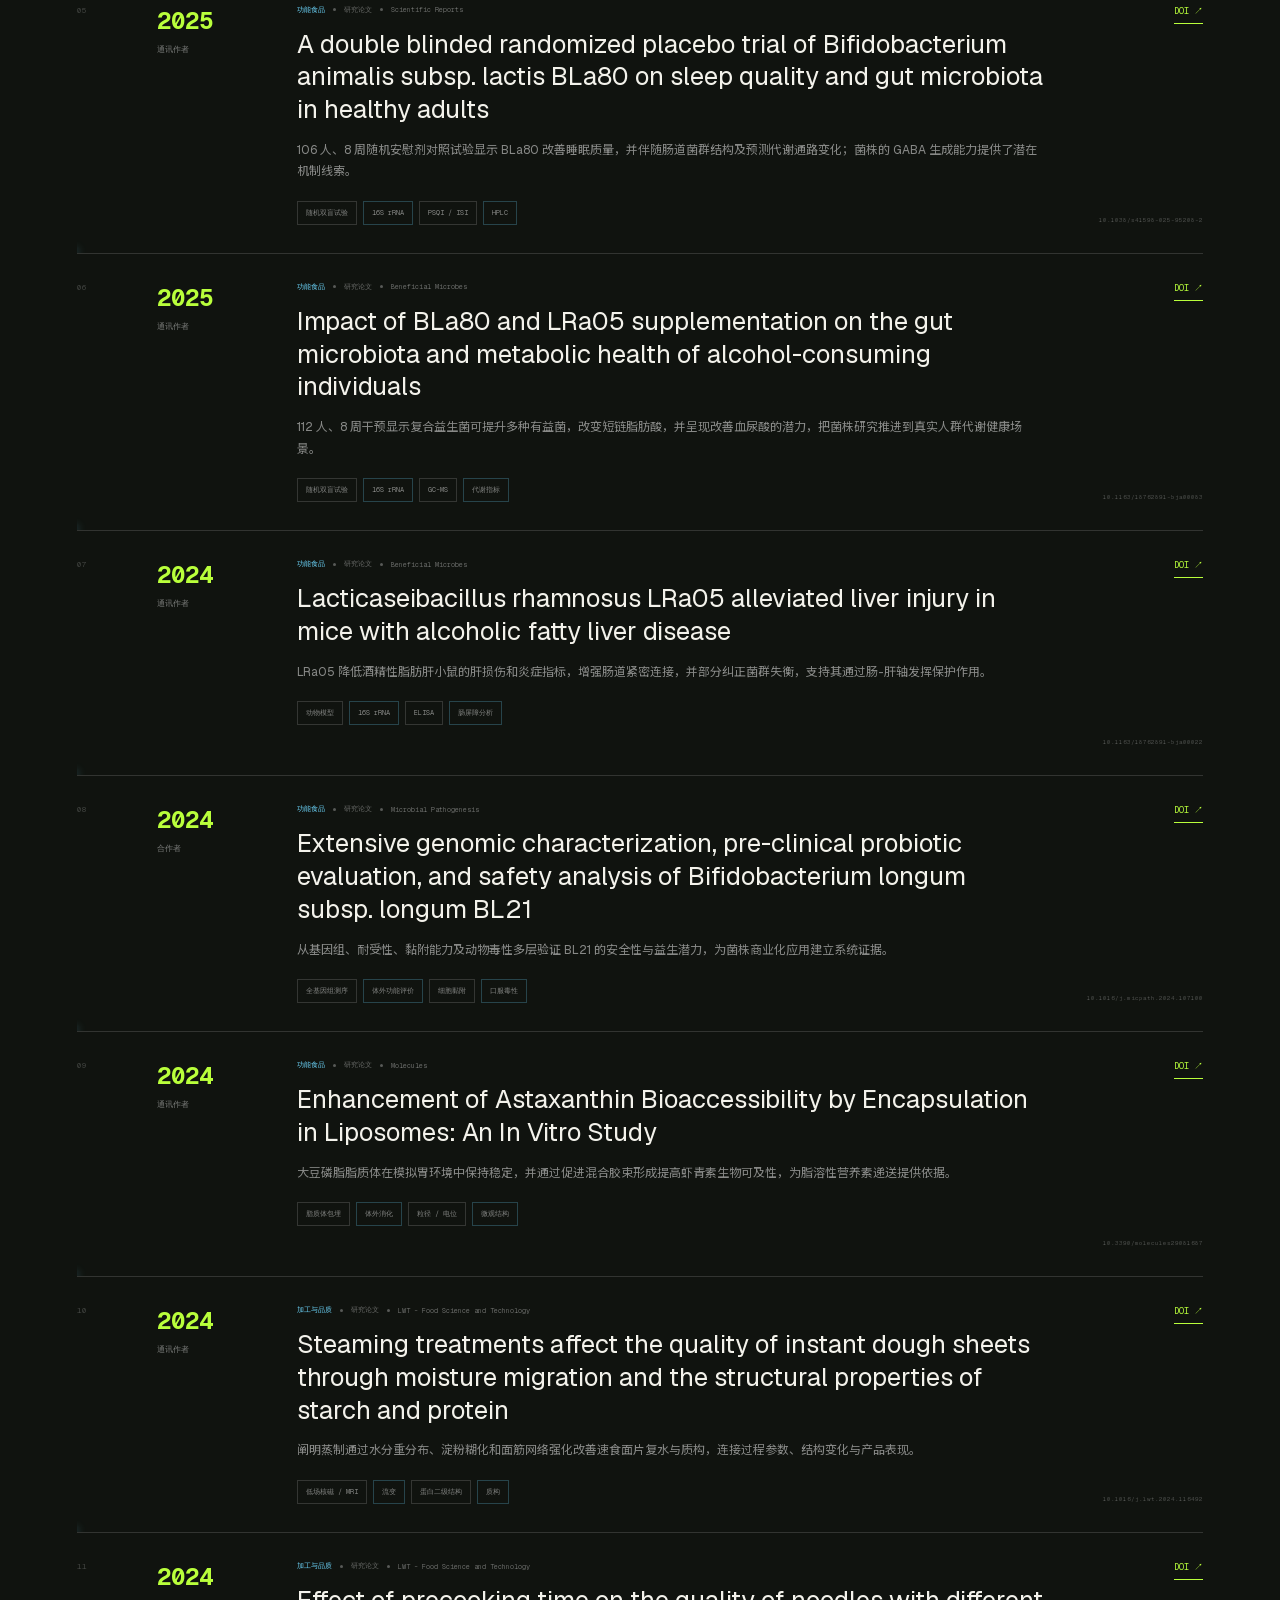
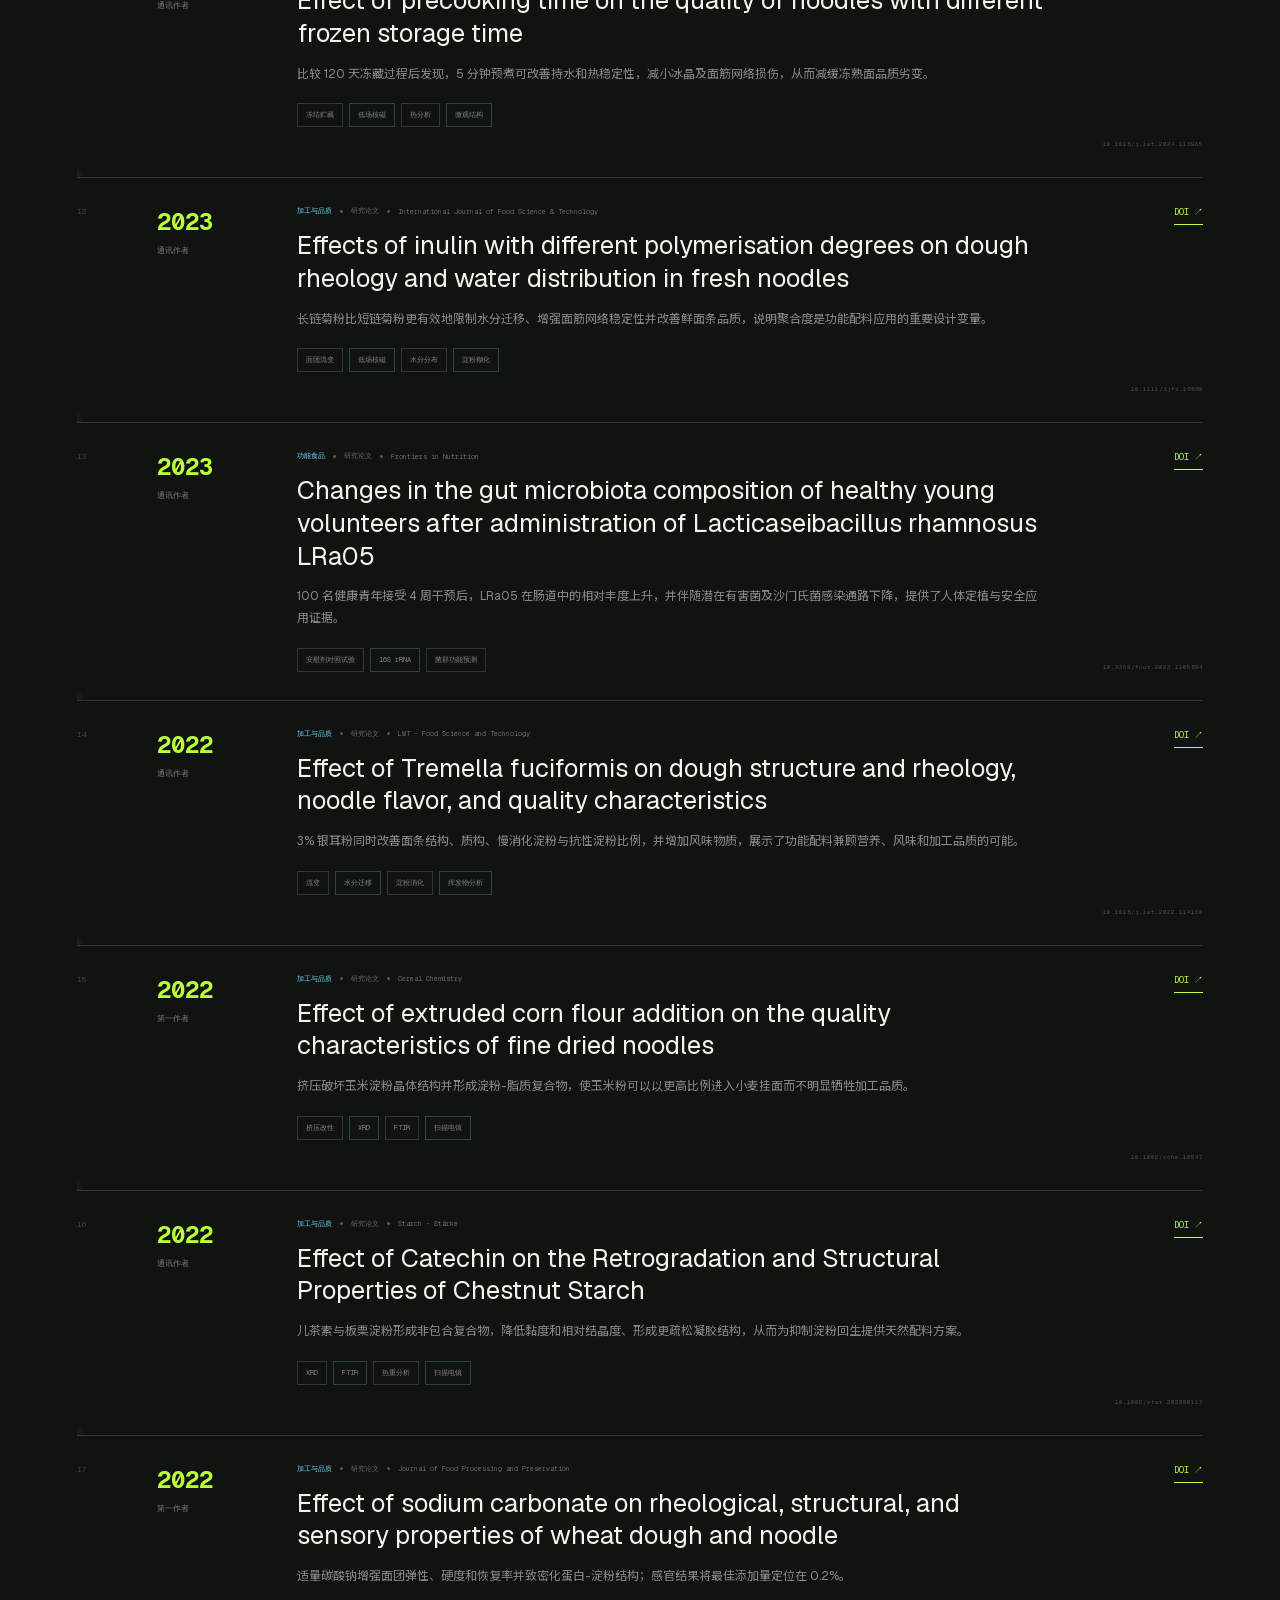
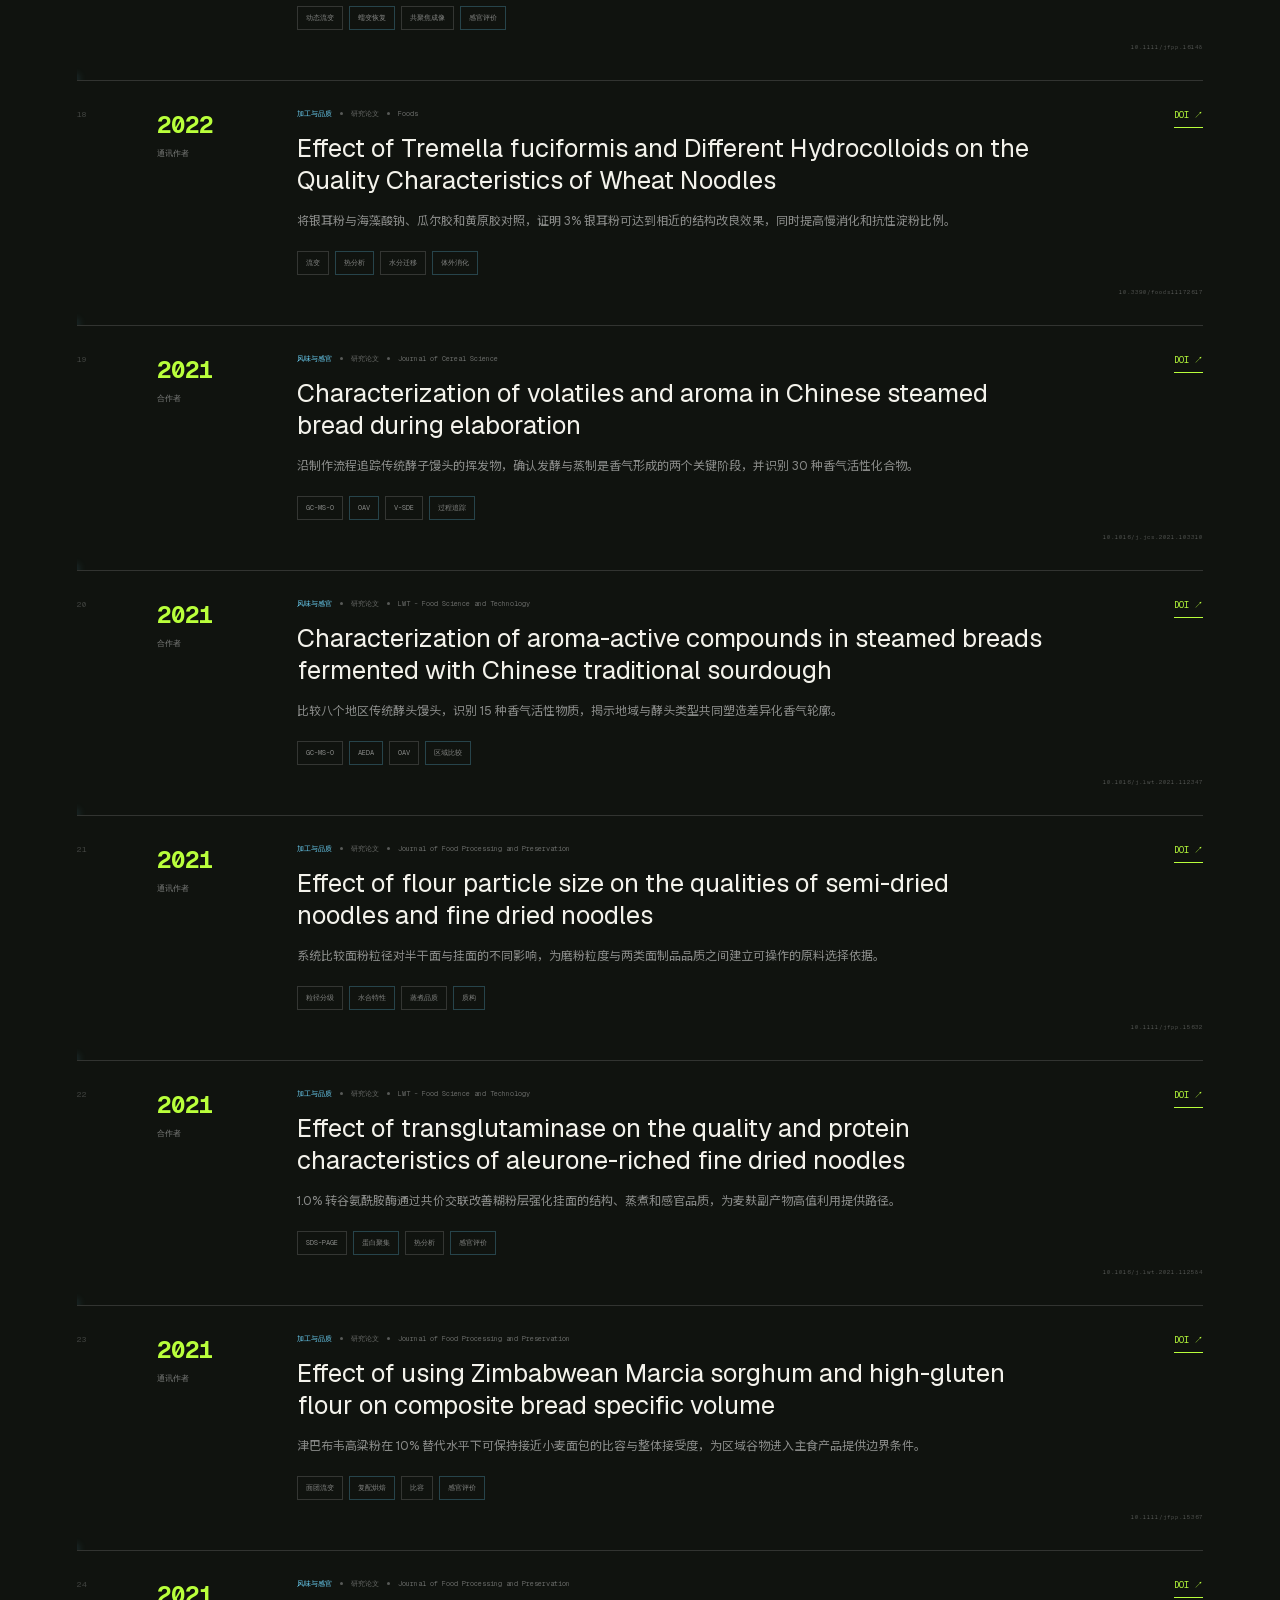
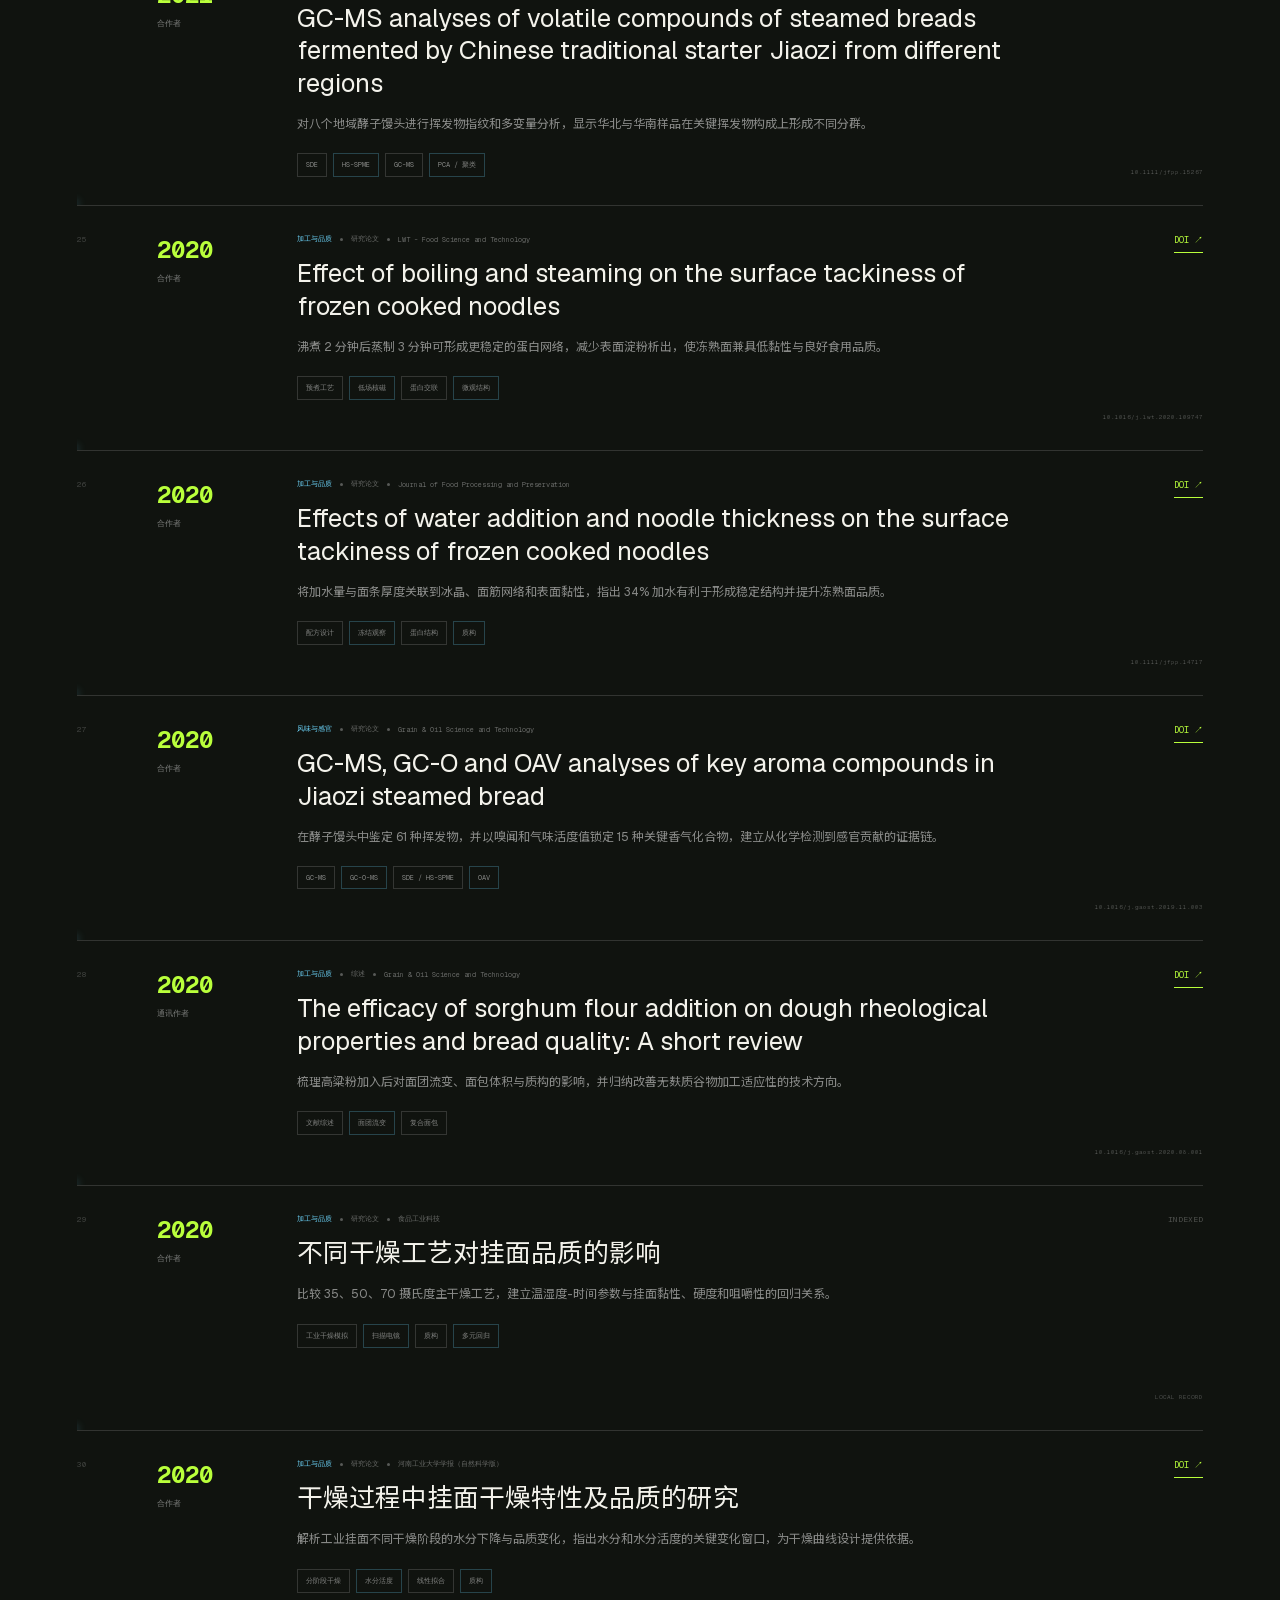
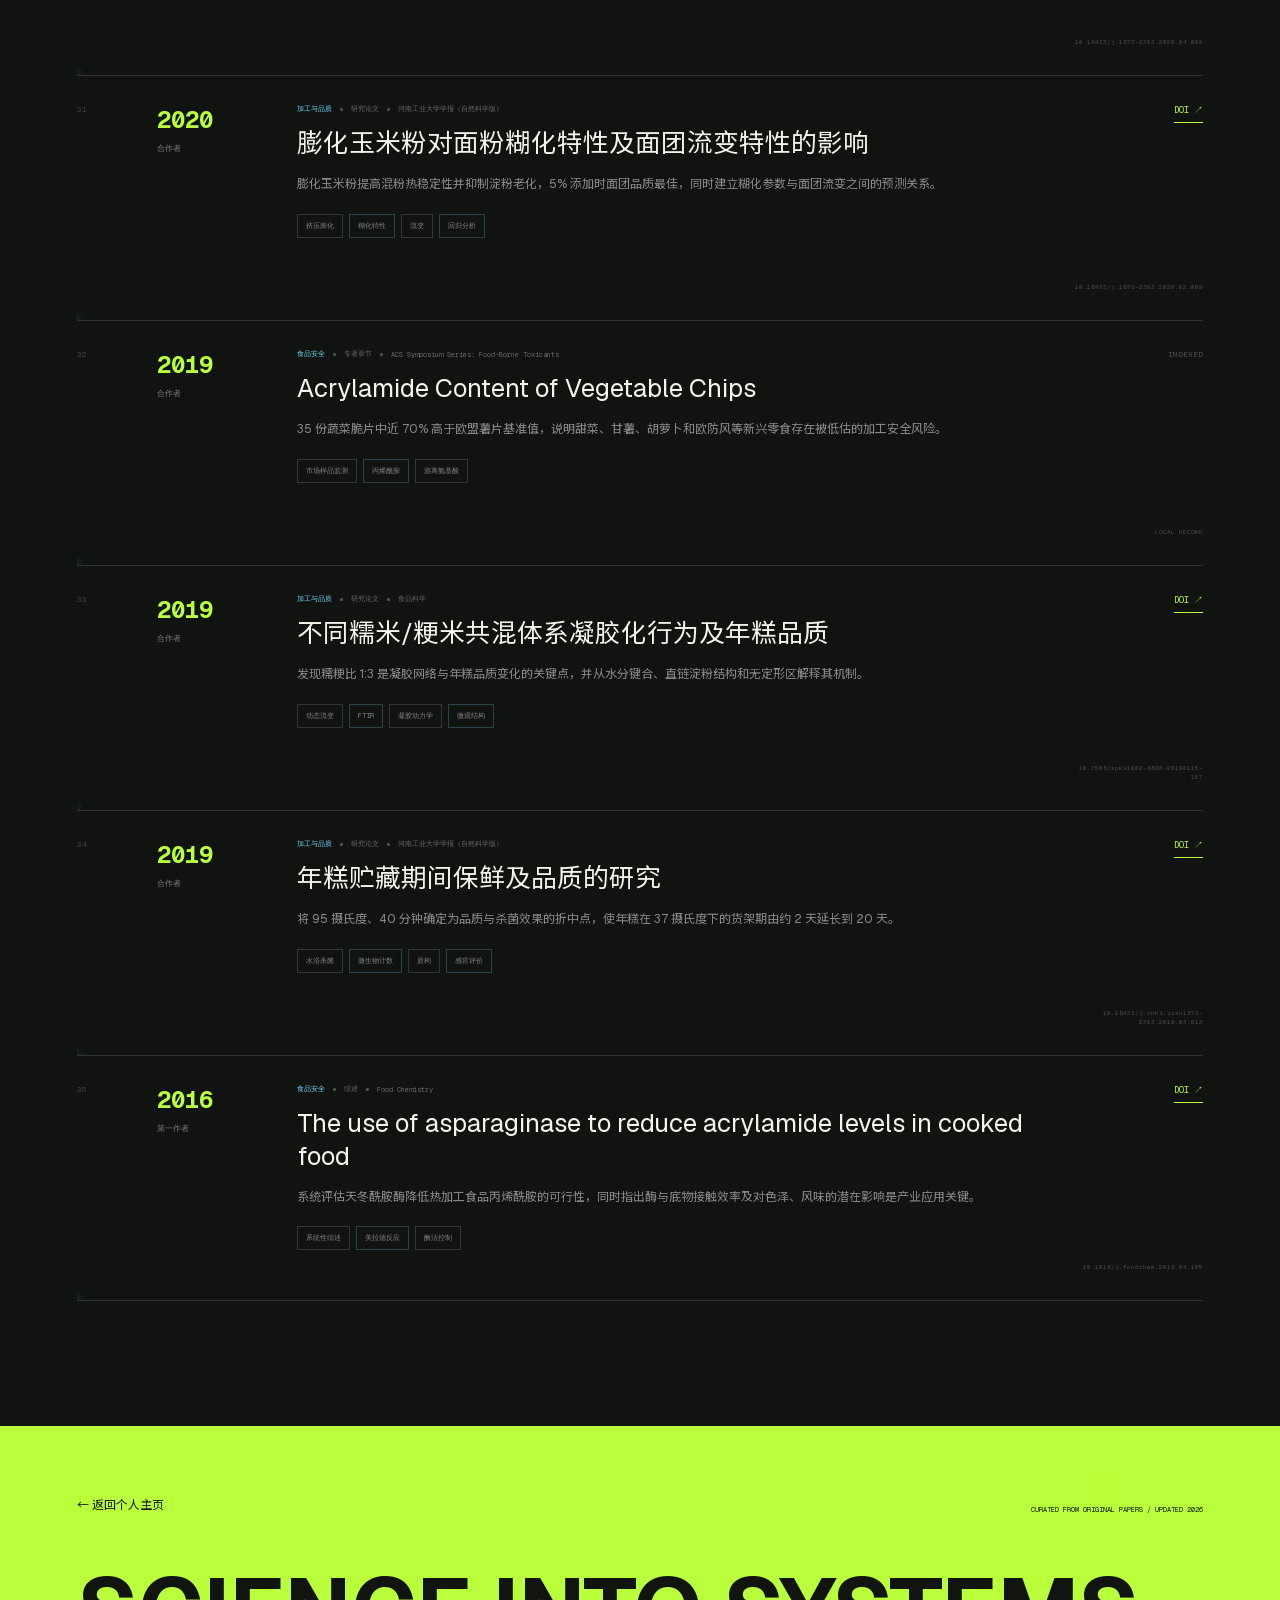
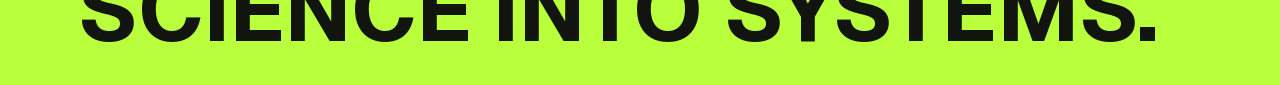
<file: papers.html>
<!DOCTYPE html><html lang="zh-CN"><head><meta charSet="utf-8"/><meta name="viewport" content="width=device-width, initial-scale=1"/><link rel="preload" href="/_next/static/media/797e433ab948586e-s.p.08e28id.o-okb.woff2" as="font" crossorigin="" type="font/woff2"/><link rel="preload" href="/_next/static/media/caa3a2e1cccd8315-s.p.09~u27dqhyhd6.woff2" as="font" crossorigin="" type="font/woff2"/><link rel="stylesheet" href="/_next/static/chunks/066jf0nk75nic.css" data-precedence="next"/><link rel="stylesheet" href="/_next/static/chunks/09dj4b1k.-e11.css" data-precedence="next"/><link rel="stylesheet" href="/_next/static/chunks/0k9b1to.a1r8n.css" data-precedence="next"/><link rel="preload" as="script" fetchPriority="low" href="/_next/static/chunks/15xrurgzs99gv.js"/><script src="/_next/static/chunks/0w5_znrfdt.z~.js" async=""></script><script src="/_next/static/chunks/07lhk_q6pmm3r.js" async=""></script><script src="/_next/static/chunks/02j8d7.9f.ryz.js" async=""></script><script src="/_next/static/chunks/turbopack-0vgw51flv2-~p.js" async=""></script><script src="/_next/static/chunks/01xlw8hd842-c.js" async=""></script><script src="/_next/static/chunks/0d3shmwh5_nmn.js" async=""></script><script src="/_next/static/chunks/0158.nx874aef.js" async=""></script><meta name="next-size-adjust" content=""/><title>许飞 Xu Fei | AI 驱动的食品研发系统构建者</title><meta name="description" content="许飞的个人主页：连接食品科学、风味感官、功能食品、产业研发与 AI 软件，构建下一代食品研发系统。"/><link rel="canonical" href="http://39.105.166.2:8000"/><meta property="og:title" content="许飞 Xu Fei | AI 驱动的食品研发系统构建者"/><meta property="og:description" content="许飞的个人主页：连接食品科学、风味感官、功能食品、产业研发与 AI 软件，构建下一代食品研发系统。"/><meta property="og:url" content="http://39.105.166.2:8000"/><meta property="og:site_name" content="许飞 Xu Fei"/><meta property="og:locale" content="zh_CN"/><meta property="og:image" content="http://39.105.166.2:8000/og.png"/><meta property="og:image:width" content="1738"/><meta property="og:image:height" content="909"/><meta property="og:type" content="profile"/><meta name="twitter:card" content="summary_large_image"/><meta name="twitter:title" content="许飞 Xu Fei | AI 驱动的食品研发系统构建者"/><meta name="twitter:description" content="许飞的个人主页：连接食品科学、风味感官、功能食品、产业研发与 AI 软件，构建下一代食品研发系统。"/><meta name="twitter:image" content="http://39.105.166.2:8000/og.png"/><link rel="shortcut icon" href="/favicon.svg"/><link rel="icon" href="/favicon.svg"/><script src="/_next/static/chunks/03~yq9q893hmn.js" noModule=""></script></head><body class="geist_a71539c9-module__T19VSG__variable geist_mono_8d43a2aa-module__8Li5zG__variable noto_sans_sc_2993b180-module__bW3ZBa__variable antialiased"><div hidden=""><!--$--><!--/$--></div><script type="application/ld+json">{"@context":"https://schema.org","@type":"Person","name":"许飞","alternateName":"Xu Fei","jobTitle":"副教授 / 硕士生导师","worksFor":{"@type":"CollegeOrUniversity","name":"河南工业大学"},"alumniOf":{"@type":"CollegeOrUniversity","name":"University of Reading"},"email":"xu.fei@haut.edu.cn","url":"http://39.105.166.2:8000","knowsAbout":["食品科学","风味与感官评价","功能食品","益生菌","AI 驱动的食品研发系统"],"address":{"@type":"PostalAddress","addressLocality":"郑州","addressCountry":"CN"}}</script><main class="paper-page"><header class="paper-nav"><a class="paper-brand" aria-label="返回许飞个人主页" href="/"><span>XF</span><strong>许飞 / XU FEI</strong></a><nav aria-label="论文库导航"><a href="#papers/trajectory">研究轨迹</a><a href="#papers/map">研究分布</a><a href="#papers/library">全部论文</a><a href="/capabilities">能力库</a><a href="/">返回主页 ↗</a></nav></header><section class="paper-hero"><div class="paper-radar" aria-hidden="true"><i></i><i></i><i></i><i></i></div><div class="paper-hero-copy"><p class="paper-kicker">PUBLICATION ATLAS / 2016–2026</p><h1>论文不是清单。<br/><span>它们是研究选择留下的轨迹。</span></h1><p>这里收录当前整理出的 35 项成果。每篇论文都被重新读成三个问题：研究了什么，用什么证据，最终把哪条科学边界向前推了一点。</p></div><div class="paper-metrics" aria-label="论文库概况"><div><strong>35</strong><span>UNIQUE WORKS</span><small>已核对成果</small></div><div><strong>21</strong><span>LEAD / CORRESPONDING</span><small>第一或通讯作者</small></div><div><strong>04</strong><span>RESEARCH DOMAINS</span><small>相互连接的方向</small></div><div><strong>10</strong><span>YEARS OF EVIDENCE</span><small>持续演化</small></div></div><div class="paper-scroll">SCROLL / TRACE THE EVIDENCE <i></i></div></section><section class="paper-thesis" id="papers/trajectory"><div class="paper-section-index">01 / RESEARCH DNA</div><div class="paper-thesis-copy"><p class="paper-kicker dark">WHAT THE PAPERS REVEAL</p><h2>真正连续的并非研究对象，<br/>而是同一种<span>解题方式。</span></h2><p>从年糕、挂面到植脂末，从虾青素到益生菌，表面上跨度很大；底层始终是在连接 <b>加工条件 → 微观结构与化学证据 → 感官或人体结果 → 可执行的产品决策</b>。这也解释了今天为什么会自然走向 FlavourMind 与食品智能工作台。</p></div><div class="method-constellation" aria-label="研究方法谱系"><span style="--i:0">PROCESS</span><span style="--i:1">STRUCTURE</span><span style="--i:2">FLAVOR</span><span style="--i:3">SENSORY</span><span style="--i:4">MICROBIOME</span><span style="--i:5">HUMAN TRIAL</span><b>FEI<br/>RESEARCH<br/>SYSTEM</b></div></section><section class="evolution-section"><div class="paper-section-index">02 / EVOLUTION</div><div class="evolution-list"><article><time>2016–2020</time><span>0<!-- -->1</span><div><h3>从加工风险到主食结构</h3><p>丙烯酰胺、年糕、挂面与复合谷物：先理解过程如何改变安全、结构与食用品质。</p></div><i></i></article><article><time>2020–2022</time><span>0<!-- -->2</span><div><h3>把人的鼻子接入仪器</h3><p>从 GC-MS 走向 GC-O、OAV 与描述性感官，让挥发物不只是一张化合物清单。</p></div><i></i></article><article><time>2022–2024</time><span>0<!-- -->3</span><div><h3>配料、结构与营养协同</h3><p>银耳、菊粉、儿茶素、虾青素：研究从品质优化延伸到功能成分和生物可及性。</p></div><i></i></article><article><time>2023–2026</time><span>0<!-- -->4</span><div><h3>从食品基质进入人体系统</h3><p>益生菌、人群试验、肠-肝轴与睡眠，同时把多维风味证据转化为可复用分析框架。</p></div><i></i></article></div></section><section class="paper-map" id="papers/map"><div class="paper-map-head"><div class="paper-section-index">03 / RESEARCH MAP</div><div><p class="paper-kicker dark">HOW THE FOCUS SHIFTED</p><h2>十年里，研究重心<br/>怎样在四个方向间<span>迁移。</span></h2></div></div><div class="paper-legend" aria-hidden="true"><span><i style="background:#b9ff3b"></i>加工与品质</span><span><i style="background:#6ed8ff"></i>风味与感官</span><span><i style="background:#ff7657"></i>功能食品</span><span><i style="background:#f5d76e"></i>食品安全</span></div><div class="paper-dist"><div class="paper-dist-row"><time>2026</time><div class="paper-bar" role="img" aria-label="2026 年 4 篇"><span style="width:14.285714285714285%;background:#6ed8ff" title="风味与感官：1"></span><span style="width:42.857142857142854%;background:#ff7657" title="功能食品：3"></span></div><b>4</b></div><div class="paper-dist-row"><time>2025</time><div class="paper-bar" role="img" aria-label="2025 年 2 篇"><span style="width:28.57142857142857%;background:#ff7657" title="功能食品：2"></span></div><b>2</b></div><div class="paper-dist-row"><time>2024</time><div class="paper-bar" role="img" aria-label="2024 年 5 篇"><span style="width:28.57142857142857%;background:#b9ff3b" title="加工与品质：2"></span><span style="width:42.857142857142854%;background:#ff7657" title="功能食品：3"></span></div><b>5</b></div><div class="paper-dist-row"><time>2023</time><div class="paper-bar" role="img" aria-label="2023 年 2 篇"><span style="width:14.285714285714285%;background:#b9ff3b" title="加工与品质：1"></span><span style="width:14.285714285714285%;background:#ff7657" title="功能食品：1"></span></div><b>2</b></div><div class="paper-dist-row"><time>2022</time><div class="paper-bar" role="img" aria-label="2022 年 5 篇"><span style="width:71.42857142857143%;background:#b9ff3b" title="加工与品质：5"></span></div><b>5</b></div><div class="paper-dist-row"><time>2021</time><div class="paper-bar" role="img" aria-label="2021 年 6 篇"><span style="width:42.857142857142854%;background:#b9ff3b" title="加工与品质：3"></span><span style="width:42.857142857142854%;background:#6ed8ff" title="风味与感官：3"></span></div><b>6</b></div><div class="paper-dist-row"><time>2020</time><div class="paper-bar" role="img" aria-label="2020 年 7 篇"><span style="width:85.71428571428571%;background:#b9ff3b" title="加工与品质：6"></span><span style="width:14.285714285714285%;background:#6ed8ff" title="风味与感官：1"></span></div><b>7</b></div><div class="paper-dist-row"><time>2019</time><div class="paper-bar" role="img" aria-label="2019 年 3 篇"><span style="width:28.57142857142857%;background:#b9ff3b" title="加工与品质：2"></span><span style="width:14.285714285714285%;background:#f5d76e" title="食品安全：1"></span></div><b>3</b></div><div class="paper-dist-row"><time>2016</time><div class="paper-bar" role="img" aria-label="2016 年 1 篇"><span style="width:14.285714285714285%;background:#f5d76e" title="食品安全：1"></span></div><b>1</b></div></div></section><section class="library-section" id="papers/library"><div class="library-heading"><div class="paper-section-index">04 / PAPER LIBRARY</div><div><p class="paper-kicker">SEARCH THE BODY OF WORK</p><h2>沿年份、主题或作者角色<br/>进入这套<span>证据网络。</span></h2></div></div><div class="paper-controls"><label class="paper-search"><span>SEARCH</span><input placeholder="题目、方法、期刊或研究结论" value=""/></label><label><span>YEAR</span><select><option selected="">全部</option><option>2026</option><option>2025</option><option>2024</option><option>2023</option><option>2022</option><option>2021</option><option>2020</option><option>2019</option><option>2016</option></select></label><label><span>ROLE</span><select><option selected="">全部</option><option>第一作者</option><option>通讯作者</option><option>合作者</option></select></label></div><div class="theme-filter" aria-label="研究主题筛选"><button class="active" type="button">全部</button><button class="" type="button">加工与品质</button><button class="" type="button">风味与感官</button><button class="" type="button">功能食品</button><button class="" type="button">食品安全</button></div><div class="library-status"><strong>35</strong><span>RESULTS / <!-- -->35<!-- --> VERIFIED UNIQUE WORKS</span></div><div class="paper-list"><article class="paper-entry"><div class="paper-number">01</div><div class="paper-year"><strong>2026</strong><span>通讯作者</span></div><div class="paper-content"><div class="paper-meta"><span>风味与感官</span><i></i> <span>研究论文</span><i></i> <span>LWT - Food Science and Technology</span></div><h3>Multidimensional flavor characterization of non-dairy creamer via sensory and chromatographic integration</h3><p>以 11 种植脂末为对象，将描述性感官、关键气味物、广谱挥发物和痕量指纹整合为多层风味解析框架，识别出 20 种关键气味活性物质与 142 种挥发物。</p><div class="paper-methods"><span>QDA</span><span>GC-O-MS</span><span>HS-SPME-GC-MS</span><span>HS-GC-IMS</span></div></div><div class="paper-link"><a href="https://doi.org/10.1016/j.lwt.2025.118981" target="_blank" rel="noreferrer" aria-label="访问论文 Multidimensional flavor characterization of non-dairy creamer via sensory and chromatographic integration">DOI ↗</a><small>10.1016/j.lwt.2025.118981</small></div></article><article class="paper-entry"><div class="paper-number">02</div><div class="paper-year"><strong>2026</strong><span>通讯作者</span></div><div class="paper-content"><div class="paper-meta"><span>功能食品</span><i></i> <span>研究论文</span><i></i> <span>Annals of Microbiology</span></div><h3>Safety and efficacy of a synbiotic formulation containing Akkermansia muciniphila Akk11 on gut microbiota and metabolic health: a randomized controlled trial</h3><p>110 名超重或肥胖成人完成 8 周干预；Akk11 合生元改善腰臀比、氧化应激、代谢激素、菌群结构、睡眠与情绪指标，但 BMI 和体脂未见显著组间差异。</p><div class="paper-methods"><span>随机双盲试验</span><span>16S rRNA</span><span>ELISA</span><span>人体测量 / 心理量表</span></div></div><div class="paper-link"><a href="https://doi.org/10.1186/s13213-025-01839-1" target="_blank" rel="noreferrer" aria-label="访问论文 Safety and efficacy of a synbiotic formulation containing Akkermansia muciniphila Akk11 on gut microbiota and metabolic health: a randomized controlled trial">DOI ↗</a><small>10.1186/s13213-025-01839-1</small></div></article><article class="paper-entry"><div class="paper-number">03</div><div class="paper-year"><strong>2026</strong><span>通讯作者</span></div><div class="paper-content"><div class="paper-meta"><span>功能食品</span><i></i> <span>研究论文</span><i></i> <span>Food Science &amp; Nutrition</span></div><h3>Probiotic Supplementation With Bifidobacterium longum Subsp. Longum BL21 Improves Glycemic Control and Modulates Gut Microbiota in Type 2 Diabetes: A Randomized Controlled Trial</h3><p>12 周随机双盲试验显示，BL21 作为二甲双胍辅助干预显著降低 HbA1c，并富集 Bifidobacterium、Faecalibacterium 等有益菌，安全性与安慰剂相当。</p><div class="paper-methods"><span>随机双盲试验</span><span>HbA1c</span><span>16S rRNA</span><span>糖脂代谢指标</span></div></div><div class="paper-link"><a href="https://doi.org/10.1002/fsn3.71437" target="_blank" rel="noreferrer" aria-label="访问论文 Probiotic Supplementation With Bifidobacterium longum Subsp. Longum BL21 Improves Glycemic Control and Modulates Gut Microbiota in Type 2 Diabetes: A Randomized Controlled Trial">DOI ↗</a><small>10.1002/fsn3.71437</small></div></article><article class="paper-entry"><div class="paper-number">04</div><div class="paper-year"><strong>2026</strong><span>通讯作者</span></div><div class="paper-content"><div class="paper-meta"><span>功能食品</span><i></i> <span>研究论文</span><i></i> <span>Food Science &amp; Nutrition</span></div><h3>Clinical Safety and Tolerability of Bifidobacterium bifidum BBi32: An 8-Week Randomized, Double-Blind, Placebo-Controlled Trial With Genomic and In Vitro Corroboration</h3><p>将基因组、体外功能、急性毒性与 40 人临床试验串成多层安全证据链；BBi32 耐受性良好，并呈现改善胃肠症状、宿主标志物和菌群结构的积极信号。</p><div class="paper-methods"><span>全基因组</span><span>体外安全评价</span><span>动物毒性</span><span>随机双盲试验</span><span>16S rRNA</span></div></div><div class="paper-link"><a href="https://doi.org/10.1002/fsn3.71420" target="_blank" rel="noreferrer" aria-label="访问论文 Clinical Safety and Tolerability of Bifidobacterium bifidum BBi32: An 8-Week Randomized, Double-Blind, Placebo-Controlled Trial With Genomic and In Vitro Corroboration">DOI ↗</a><small>10.1002/fsn3.71420</small></div></article><article class="paper-entry"><div class="paper-number">05</div><div class="paper-year"><strong>2025</strong><span>通讯作者</span></div><div class="paper-content"><div class="paper-meta"><span>功能食品</span><i></i> <span>研究论文</span><i></i> <span>Scientific Reports</span></div><h3>A double blinded randomized placebo trial of Bifidobacterium animalis subsp. lactis BLa80 on sleep quality and gut microbiota in healthy adults</h3><p>106 人、8 周随机安慰剂对照试验显示 BLa80 改善睡眠质量，并伴随肠道菌群结构及预测代谢通路变化；菌株的 GABA 生成能力提供了潜在机制线索。</p><div class="paper-methods"><span>随机双盲试验</span><span>16S rRNA</span><span>PSQI / ISI</span><span>HPLC</span></div></div><div class="paper-link"><a href="https://doi.org/10.1038/s41598-025-95208-2" target="_blank" rel="noreferrer" aria-label="访问论文 A double blinded randomized placebo trial of Bifidobacterium animalis subsp. lactis BLa80 on sleep quality and gut microbiota in healthy adults">DOI ↗</a><small>10.1038/s41598-025-95208-2</small></div></article><article class="paper-entry"><div class="paper-number">06</div><div class="paper-year"><strong>2025</strong><span>通讯作者</span></div><div class="paper-content"><div class="paper-meta"><span>功能食品</span><i></i> <span>研究论文</span><i></i> <span>Beneficial Microbes</span></div><h3>Impact of BLa80 and LRa05 supplementation on the gut microbiota and metabolic health of alcohol-consuming individuals</h3><p>112 人、8 周干预显示复合益生菌可提升多种有益菌，改变短链脂肪酸，并呈现改善血尿酸的潜力，把菌株研究推进到真实人群代谢健康场景。</p><div class="paper-methods"><span>随机双盲试验</span><span>16S rRNA</span><span>GC-MS</span><span>代谢指标</span></div></div><div class="paper-link"><a href="https://doi.org/10.1163/18762891-bja00083" target="_blank" rel="noreferrer" aria-label="访问论文 Impact of BLa80 and LRa05 supplementation on the gut microbiota and metabolic health of alcohol-consuming individuals">DOI ↗</a><small>10.1163/18762891-bja00083</small></div></article><article class="paper-entry"><div class="paper-number">07</div><div class="paper-year"><strong>2024</strong><span>通讯作者</span></div><div class="paper-content"><div class="paper-meta"><span>功能食品</span><i></i> <span>研究论文</span><i></i> <span>Beneficial Microbes</span></div><h3>Lacticaseibacillus rhamnosus LRa05 alleviated liver injury in mice with alcoholic fatty liver disease</h3><p>LRa05 降低酒精性脂肪肝小鼠的肝损伤和炎症指标，增强肠道紧密连接，并部分纠正菌群失衡，支持其通过肠-肝轴发挥保护作用。</p><div class="paper-methods"><span>动物模型</span><span>16S rRNA</span><span>ELISA</span><span>肠屏障分析</span></div></div><div class="paper-link"><a href="https://doi.org/10.1163/18762891-bja00022" target="_blank" rel="noreferrer" aria-label="访问论文 Lacticaseibacillus rhamnosus LRa05 alleviated liver injury in mice with alcoholic fatty liver disease">DOI ↗</a><small>10.1163/18762891-bja00022</small></div></article><article class="paper-entry"><div class="paper-number">08</div><div class="paper-year"><strong>2024</strong><span>合作者</span></div><div class="paper-content"><div class="paper-meta"><span>功能食品</span><i></i> <span>研究论文</span><i></i> <span>Microbial Pathogenesis</span></div><h3>Extensive genomic characterization, pre-clinical probiotic evaluation, and safety analysis of Bifidobacterium longum subsp. longum BL21</h3><p>从基因组、耐受性、黏附能力及动物毒性多层验证 BL21 的安全性与益生潜力，为菌株商业化应用建立系统证据。</p><div class="paper-methods"><span>全基因组测序</span><span>体外功能评价</span><span>细胞黏附</span><span>口服毒性</span></div></div><div class="paper-link"><a href="https://doi.org/10.1016/j.micpath.2024.107100" target="_blank" rel="noreferrer" aria-label="访问论文 Extensive genomic characterization, pre-clinical probiotic evaluation, and safety analysis of Bifidobacterium longum subsp. longum BL21">DOI ↗</a><small>10.1016/j.micpath.2024.107100</small></div></article><article class="paper-entry"><div class="paper-number">09</div><div class="paper-year"><strong>2024</strong><span>通讯作者</span></div><div class="paper-content"><div class="paper-meta"><span>功能食品</span><i></i> <span>研究论文</span><i></i> <span>Molecules</span></div><h3>Enhancement of Astaxanthin Bioaccessibility by Encapsulation in Liposomes: An In Vitro Study</h3><p>大豆磷脂脂质体在模拟胃环境中保持稳定，并通过促进混合胶束形成提高虾青素生物可及性，为脂溶性营养素递送提供依据。</p><div class="paper-methods"><span>脂质体包埋</span><span>体外消化</span><span>粒径 / 电位</span><span>微观结构</span></div></div><div class="paper-link"><a href="https://doi.org/10.3390/molecules29081687" target="_blank" rel="noreferrer" aria-label="访问论文 Enhancement of Astaxanthin Bioaccessibility by Encapsulation in Liposomes: An In Vitro Study">DOI ↗</a><small>10.3390/molecules29081687</small></div></article><article class="paper-entry"><div class="paper-number">10</div><div class="paper-year"><strong>2024</strong><span>通讯作者</span></div><div class="paper-content"><div class="paper-meta"><span>加工与品质</span><i></i> <span>研究论文</span><i></i> <span>LWT - Food Science and Technology</span></div><h3>Steaming treatments affect the quality of instant dough sheets through moisture migration and the structural properties of starch and protein</h3><p>阐明蒸制通过水分重分布、淀粉糊化和面筋网络强化改善速食面片复水与质构，连接过程参数、结构变化与产品表现。</p><div class="paper-methods"><span>低场核磁 / MRI</span><span>流变</span><span>蛋白二级结构</span><span>质构</span></div></div><div class="paper-link"><a href="https://doi.org/10.1016/j.lwt.2024.116492" target="_blank" rel="noreferrer" aria-label="访问论文 Steaming treatments affect the quality of instant dough sheets through moisture migration and the structural properties of starch and protein">DOI ↗</a><small>10.1016/j.lwt.2024.116492</small></div></article><article class="paper-entry"><div class="paper-number">11</div><div class="paper-year"><strong>2024</strong><span>通讯作者</span></div><div class="paper-content"><div class="paper-meta"><span>加工与品质</span><i></i> <span>研究论文</span><i></i> <span>LWT - Food Science and Technology</span></div><h3>Effect of precooking time on the quality of noodles with different frozen storage time</h3><p>比较 120 天冻藏过程后发现，5 分钟预煮可改善持水和热稳定性，减小冰晶及面筋网络损伤，从而减缓冻熟面品质劣变。</p><div class="paper-methods"><span>冻结贮藏</span><span>低场核磁</span><span>热分析</span><span>微观结构</span></div></div><div class="paper-link"><a href="https://doi.org/10.1016/j.lwt.2024.116985" target="_blank" rel="noreferrer" aria-label="访问论文 Effect of precooking time on the quality of noodles with different frozen storage time">DOI ↗</a><small>10.1016/j.lwt.2024.116985</small></div></article><article class="paper-entry"><div class="paper-number">12</div><div class="paper-year"><strong>2023</strong><span>通讯作者</span></div><div class="paper-content"><div class="paper-meta"><span>加工与品质</span><i></i> <span>研究论文</span><i></i> <span>International Journal of Food Science &amp; Technology</span></div><h3>Effects of inulin with different polymerisation degrees on dough rheology and water distribution in fresh noodles</h3><p>长链菊粉比短链菊粉更有效地限制水分迁移、增强面筋网络稳定性并改善鲜面条品质，说明聚合度是功能配料应用的重要设计变量。</p><div class="paper-methods"><span>面团流变</span><span>低场核磁</span><span>水分分布</span><span>淀粉糊化</span></div></div><div class="paper-link"><a href="https://doi.org/10.1111/ijfs.16660" target="_blank" rel="noreferrer" aria-label="访问论文 Effects of inulin with different polymerisation degrees on dough rheology and water distribution in fresh noodles">DOI ↗</a><small>10.1111/ijfs.16660</small></div></article><article class="paper-entry"><div class="paper-number">13</div><div class="paper-year"><strong>2023</strong><span>通讯作者</span></div><div class="paper-content"><div class="paper-meta"><span>功能食品</span><i></i> <span>研究论文</span><i></i> <span>Frontiers in Nutrition</span></div><h3>Changes in the gut microbiota composition of healthy young volunteers after administration of Lacticaseibacillus rhamnosus LRa05</h3><p>100 名健康青年接受 4 周干预后，LRa05 在肠道中的相对丰度上升，并伴随潜在有害菌及沙门氏菌感染通路下降，提供了人体定植与安全应用证据。</p><div class="paper-methods"><span>安慰剂对照试验</span><span>16S rRNA</span><span>菌群功能预测</span></div></div><div class="paper-link"><a href="https://doi.org/10.3389/fnut.2023.1105694" target="_blank" rel="noreferrer" aria-label="访问论文 Changes in the gut microbiota composition of healthy young volunteers after administration of Lacticaseibacillus rhamnosus LRa05">DOI ↗</a><small>10.3389/fnut.2023.1105694</small></div></article><article class="paper-entry"><div class="paper-number">14</div><div class="paper-year"><strong>2022</strong><span>通讯作者</span></div><div class="paper-content"><div class="paper-meta"><span>加工与品质</span><i></i> <span>研究论文</span><i></i> <span>LWT - Food Science and Technology</span></div><h3>Effect of Tremella fuciformis on dough structure and rheology, noodle flavor, and quality characteristics</h3><p>3% 银耳粉同时改善面条结构、质构、慢消化淀粉与抗性淀粉比例，并增加风味物质，展示了功能配料兼顾营养、风味和加工品质的可能。</p><div class="paper-methods"><span>流变</span><span>水分迁移</span><span>淀粉消化</span><span>挥发物分析</span></div></div><div class="paper-link"><a href="https://doi.org/10.1016/j.lwt.2022.114180" target="_blank" rel="noreferrer" aria-label="访问论文 Effect of Tremella fuciformis on dough structure and rheology, noodle flavor, and quality characteristics">DOI ↗</a><small>10.1016/j.lwt.2022.114180</small></div></article><article class="paper-entry"><div class="paper-number">15</div><div class="paper-year"><strong>2022</strong><span>第一作者</span></div><div class="paper-content"><div class="paper-meta"><span>加工与品质</span><i></i> <span>研究论文</span><i></i> <span>Cereal Chemistry</span></div><h3>Effect of extruded corn flour addition on the quality characteristics of fine dried noodles</h3><p>挤压破坏玉米淀粉晶体结构并形成淀粉-脂质复合物，使玉米粉可以以更高比例进入小麦挂面而不明显牺牲加工品质。</p><div class="paper-methods"><span>挤压改性</span><span>XRD</span><span>FTIR</span><span>扫描电镜</span></div></div><div class="paper-link"><a href="https://doi.org/10.1002/cche.10547" target="_blank" rel="noreferrer" aria-label="访问论文 Effect of extruded corn flour addition on the quality characteristics of fine dried noodles">DOI ↗</a><small>10.1002/cche.10547</small></div></article><article class="paper-entry"><div class="paper-number">16</div><div class="paper-year"><strong>2022</strong><span>通讯作者</span></div><div class="paper-content"><div class="paper-meta"><span>加工与品质</span><i></i> <span>研究论文</span><i></i> <span>Starch - Stärke</span></div><h3>Effect of Catechin on the Retrogradation and Structural Properties of Chestnut Starch</h3><p>儿茶素与板栗淀粉形成非包合复合物，降低黏度和相对结晶度、形成更疏松凝胶结构，从而为抑制淀粉回生提供天然配料方案。</p><div class="paper-methods"><span>XRD</span><span>FTIR</span><span>热重分析</span><span>扫描电镜</span></div></div><div class="paper-link"><a href="https://doi.org/10.1002/star.202200113" target="_blank" rel="noreferrer" aria-label="访问论文 Effect of Catechin on the Retrogradation and Structural Properties of Chestnut Starch">DOI ↗</a><small>10.1002/star.202200113</small></div></article><article class="paper-entry"><div class="paper-number">17</div><div class="paper-year"><strong>2022</strong><span>第一作者</span></div><div class="paper-content"><div class="paper-meta"><span>加工与品质</span><i></i> <span>研究论文</span><i></i> <span>Journal of Food Processing and Preservation</span></div><h3>Effect of sodium carbonate on rheological, structural, and sensory properties of wheat dough and noodle</h3><p>适量碳酸钠增强面团弹性、硬度和恢复率并致密化蛋白-淀粉结构；感官结果将最佳添加量定位在 0.2%。</p><div class="paper-methods"><span>动态流变</span><span>蠕变恢复</span><span>共聚焦成像</span><span>感官评价</span></div></div><div class="paper-link"><a href="https://doi.org/10.1111/jfpp.16148" target="_blank" rel="noreferrer" aria-label="访问论文 Effect of sodium carbonate on rheological, structural, and sensory properties of wheat dough and noodle">DOI ↗</a><small>10.1111/jfpp.16148</small></div></article><article class="paper-entry"><div class="paper-number">18</div><div class="paper-year"><strong>2022</strong><span>通讯作者</span></div><div class="paper-content"><div class="paper-meta"><span>加工与品质</span><i></i> <span>研究论文</span><i></i> <span>Foods</span></div><h3>Effect of Tremella fuciformis and Different Hydrocolloids on the Quality Characteristics of Wheat Noodles</h3><p>将银耳粉与海藻酸钠、瓜尔胶和黄原胶对照，证明 3% 银耳粉可达到相近的结构改良效果，同时提高慢消化和抗性淀粉比例。</p><div class="paper-methods"><span>流变</span><span>热分析</span><span>水分迁移</span><span>体外消化</span></div></div><div class="paper-link"><a href="https://doi.org/10.3390/foods11172617" target="_blank" rel="noreferrer" aria-label="访问论文 Effect of Tremella fuciformis and Different Hydrocolloids on the Quality Characteristics of Wheat Noodles">DOI ↗</a><small>10.3390/foods11172617</small></div></article><article class="paper-entry"><div class="paper-number">19</div><div class="paper-year"><strong>2021</strong><span>合作者</span></div><div class="paper-content"><div class="paper-meta"><span>风味与感官</span><i></i> <span>研究论文</span><i></i> <span>Journal of Cereal Science</span></div><h3>Characterization of volatiles and aroma in Chinese steamed bread during elaboration</h3><p>沿制作流程追踪传统酵子馒头的挥发物，确认发酵与蒸制是香气形成的两个关键阶段，并识别 30 种香气活性化合物。</p><div class="paper-methods"><span>GC-MS-O</span><span>OAV</span><span>V-SDE</span><span>过程追踪</span></div></div><div class="paper-link"><a href="https://doi.org/10.1016/j.jcs.2021.103310" target="_blank" rel="noreferrer" aria-label="访问论文 Characterization of volatiles and aroma in Chinese steamed bread during elaboration">DOI ↗</a><small>10.1016/j.jcs.2021.103310</small></div></article><article class="paper-entry"><div class="paper-number">20</div><div class="paper-year"><strong>2021</strong><span>合作者</span></div><div class="paper-content"><div class="paper-meta"><span>风味与感官</span><i></i> <span>研究论文</span><i></i> <span>LWT - Food Science and Technology</span></div><h3>Characterization of aroma-active compounds in steamed breads fermented with Chinese traditional sourdough</h3><p>比较八个地区传统酵头馒头，识别 15 种香气活性物质，揭示地域与酵头类型共同塑造差异化香气轮廓。</p><div class="paper-methods"><span>GC-MS-O</span><span>AEDA</span><span>OAV</span><span>区域比较</span></div></div><div class="paper-link"><a href="https://doi.org/10.1016/j.lwt.2021.112347" target="_blank" rel="noreferrer" aria-label="访问论文 Characterization of aroma-active compounds in steamed breads fermented with Chinese traditional sourdough">DOI ↗</a><small>10.1016/j.lwt.2021.112347</small></div></article><article class="paper-entry"><div class="paper-number">21</div><div class="paper-year"><strong>2021</strong><span>通讯作者</span></div><div class="paper-content"><div class="paper-meta"><span>加工与品质</span><i></i> <span>研究论文</span><i></i> <span>Journal of Food Processing and Preservation</span></div><h3>Effect of flour particle size on the qualities of semi-dried noodles and fine dried noodles</h3><p>系统比较面粉粒径对半干面与挂面的不同影响，为磨粉粒度与两类面制品品质之间建立可操作的原料选择依据。</p><div class="paper-methods"><span>粒径分级</span><span>水合特性</span><span>蒸煮品质</span><span>质构</span></div></div><div class="paper-link"><a href="https://doi.org/10.1111/jfpp.15632" target="_blank" rel="noreferrer" aria-label="访问论文 Effect of flour particle size on the qualities of semi-dried noodles and fine dried noodles">DOI ↗</a><small>10.1111/jfpp.15632</small></div></article><article class="paper-entry"><div class="paper-number">22</div><div class="paper-year"><strong>2021</strong><span>合作者</span></div><div class="paper-content"><div class="paper-meta"><span>加工与品质</span><i></i> <span>研究论文</span><i></i> <span>LWT - Food Science and Technology</span></div><h3>Effect of transglutaminase on the quality and protein characteristics of aleurone-riched fine dried noodles</h3><p>1.0% 转谷氨酰胺酶通过共价交联改善糊粉层强化挂面的结构、蒸煮和感官品质，为麦麸副产物高值利用提供路径。</p><div class="paper-methods"><span>SDS-PAGE</span><span>蛋白聚集</span><span>热分析</span><span>感官评价</span></div></div><div class="paper-link"><a href="https://doi.org/10.1016/j.lwt.2021.112584" target="_blank" rel="noreferrer" aria-label="访问论文 Effect of transglutaminase on the quality and protein characteristics of aleurone-riched fine dried noodles">DOI ↗</a><small>10.1016/j.lwt.2021.112584</small></div></article><article class="paper-entry"><div class="paper-number">23</div><div class="paper-year"><strong>2021</strong><span>通讯作者</span></div><div class="paper-content"><div class="paper-meta"><span>加工与品质</span><i></i> <span>研究论文</span><i></i> <span>Journal of Food Processing and Preservation</span></div><h3>Effect of using Zimbabwean Marcia sorghum and high-gluten flour on composite bread specific volume</h3><p>津巴布韦高粱粉在 10% 替代水平下可保持接近小麦面包的比容与整体接受度，为区域谷物进入主食产品提供边界条件。</p><div class="paper-methods"><span>面团流变</span><span>复配烘焙</span><span>比容</span><span>感官评价</span></div></div><div class="paper-link"><a href="https://doi.org/10.1111/jfpp.15367" target="_blank" rel="noreferrer" aria-label="访问论文 Effect of using Zimbabwean Marcia sorghum and high-gluten flour on composite bread specific volume">DOI ↗</a><small>10.1111/jfpp.15367</small></div></article><article class="paper-entry"><div class="paper-number">24</div><div class="paper-year"><strong>2021</strong><span>合作者</span></div><div class="paper-content"><div class="paper-meta"><span>风味与感官</span><i></i> <span>研究论文</span><i></i> <span>Journal of Food Processing and Preservation</span></div><h3>GC-MS analyses of volatile compounds of steamed breads fermented by Chinese traditional starter Jiaozi from different regions</h3><p>对八个地域酵子馒头进行挥发物指纹和多变量分析，显示华北与华南样品在关键挥发物构成上形成不同分群。</p><div class="paper-methods"><span>SDE</span><span>HS-SPME</span><span>GC-MS</span><span>PCA / 聚类</span></div></div><div class="paper-link"><a href="https://doi.org/10.1111/jfpp.15267" target="_blank" rel="noreferrer" aria-label="访问论文 GC-MS analyses of volatile compounds of steamed breads fermented by Chinese traditional starter Jiaozi from different regions">DOI ↗</a><small>10.1111/jfpp.15267</small></div></article><article class="paper-entry"><div class="paper-number">25</div><div class="paper-year"><strong>2020</strong><span>合作者</span></div><div class="paper-content"><div class="paper-meta"><span>加工与品质</span><i></i> <span>研究论文</span><i></i> <span>LWT - Food Science and Technology</span></div><h3>Effect of boiling and steaming on the surface tackiness of frozen cooked noodles</h3><p>沸煮 2 分钟后蒸制 3 分钟可形成更稳定的蛋白网络，减少表面淀粉析出，使冻熟面兼具低黏性与良好食用品质。</p><div class="paper-methods"><span>预煮工艺</span><span>低场核磁</span><span>蛋白交联</span><span>微观结构</span></div></div><div class="paper-link"><a href="https://doi.org/10.1016/j.lwt.2020.109747" target="_blank" rel="noreferrer" aria-label="访问论文 Effect of boiling and steaming on the surface tackiness of frozen cooked noodles">DOI ↗</a><small>10.1016/j.lwt.2020.109747</small></div></article><article class="paper-entry"><div class="paper-number">26</div><div class="paper-year"><strong>2020</strong><span>合作者</span></div><div class="paper-content"><div class="paper-meta"><span>加工与品质</span><i></i> <span>研究论文</span><i></i> <span>Journal of Food Processing and Preservation</span></div><h3>Effects of water addition and noodle thickness on the surface tackiness of frozen cooked noodles</h3><p>将加水量与面条厚度关联到冰晶、面筋网络和表面黏性，指出 34% 加水有利于形成稳定结构并提升冻熟面品质。</p><div class="paper-methods"><span>配方设计</span><span>冻结观察</span><span>蛋白结构</span><span>质构</span></div></div><div class="paper-link"><a href="https://doi.org/10.1111/jfpp.14717" target="_blank" rel="noreferrer" aria-label="访问论文 Effects of water addition and noodle thickness on the surface tackiness of frozen cooked noodles">DOI ↗</a><small>10.1111/jfpp.14717</small></div></article><article class="paper-entry"><div class="paper-number">27</div><div class="paper-year"><strong>2020</strong><span>合作者</span></div><div class="paper-content"><div class="paper-meta"><span>风味与感官</span><i></i> <span>研究论文</span><i></i> <span>Grain &amp; Oil Science and Technology</span></div><h3>GC-MS, GC-O and OAV analyses of key aroma compounds in Jiaozi steamed bread</h3><p>在酵子馒头中鉴定 61 种挥发物，并以嗅闻和气味活度值锁定 15 种关键香气化合物，建立从化学检测到感官贡献的证据链。</p><div class="paper-methods"><span>GC-MS</span><span>GC-O-MS</span><span>SDE / HS-SPME</span><span>OAV</span></div></div><div class="paper-link"><a href="https://doi.org/10.1016/j.gaost.2019.11.003" target="_blank" rel="noreferrer" aria-label="访问论文 GC-MS, GC-O and OAV analyses of key aroma compounds in Jiaozi steamed bread">DOI ↗</a><small>10.1016/j.gaost.2019.11.003</small></div></article><article class="paper-entry"><div class="paper-number">28</div><div class="paper-year"><strong>2020</strong><span>通讯作者</span></div><div class="paper-content"><div class="paper-meta"><span>加工与品质</span><i></i> <span>综述</span><i></i> <span>Grain &amp; Oil Science and Technology</span></div><h3>The efficacy of sorghum flour addition on dough rheological properties and bread quality: A short review</h3><p>梳理高粱粉加入后对面团流变、面包体积与质构的影响，并归纳改善无麸质谷物加工适应性的技术方向。</p><div class="paper-methods"><span>文献综述</span><span>面团流变</span><span>复合面包</span></div></div><div class="paper-link"><a href="https://doi.org/10.1016/j.gaost.2020.08.001" target="_blank" rel="noreferrer" aria-label="访问论文 The efficacy of sorghum flour addition on dough rheological properties and bread quality: A short review">DOI ↗</a><small>10.1016/j.gaost.2020.08.001</small></div></article><article class="paper-entry"><div class="paper-number">29</div><div class="paper-year"><strong>2020</strong><span>合作者</span></div><div class="paper-content"><div class="paper-meta"><span>加工与品质</span><i></i> <span>研究论文</span><i></i> <span>食品工业科技</span></div><h3>不同干燥工艺对挂面品质的影响</h3><p>比较 35、50、70 摄氏度主干燥工艺，建立温湿度-时间参数与挂面黏性、硬度和咀嚼性的回归关系。</p><div class="paper-methods"><span>工业干燥模拟</span><span>扫描电镜</span><span>质构</span><span>多元回归</span></div></div><div class="paper-link"><span>INDEXED</span><small>LOCAL RECORD</small></div></article><article class="paper-entry"><div class="paper-number">30</div><div class="paper-year"><strong>2020</strong><span>合作者</span></div><div class="paper-content"><div class="paper-meta"><span>加工与品质</span><i></i> <span>研究论文</span><i></i> <span>河南工业大学学报（自然科学版）</span></div><h3>干燥过程中挂面干燥特性及品质的研究</h3><p>解析工业挂面不同干燥阶段的水分下降与品质变化，指出水分和水分活度的关键变化窗口，为干燥曲线设计提供依据。</p><div class="paper-methods"><span>分阶段干燥</span><span>水分活度</span><span>线性拟合</span><span>质构</span></div></div><div class="paper-link"><a href="https://doi.org/10.16433/j.1673-2383.2020.04.008" target="_blank" rel="noreferrer" aria-label="访问论文 干燥过程中挂面干燥特性及品质的研究">DOI ↗</a><small>10.16433/j.1673-2383.2020.04.008</small></div></article><article class="paper-entry"><div class="paper-number">31</div><div class="paper-year"><strong>2020</strong><span>合作者</span></div><div class="paper-content"><div class="paper-meta"><span>加工与品质</span><i></i> <span>研究论文</span><i></i> <span>河南工业大学学报（自然科学版）</span></div><h3>膨化玉米粉对面粉糊化特性及面团流变特性的影响</h3><p>膨化玉米粉提高混粉热稳定性并抑制淀粉老化，5% 添加时面团品质最佳，同时建立糊化参数与面团流变之间的预测关系。</p><div class="paper-methods"><span>挤压膨化</span><span>糊化特性</span><span>流变</span><span>回归分析</span></div></div><div class="paper-link"><a href="https://doi.org/10.16433/j.1673-2383.2020.02.009" target="_blank" rel="noreferrer" aria-label="访问论文 膨化玉米粉对面粉糊化特性及面团流变特性的影响">DOI ↗</a><small>10.16433/j.1673-2383.2020.02.009</small></div></article><article class="paper-entry"><div class="paper-number">32</div><div class="paper-year"><strong>2019</strong><span>合作者</span></div><div class="paper-content"><div class="paper-meta"><span>食品安全</span><i></i> <span>专著章节</span><i></i> <span>ACS Symposium Series: Food-Borne Toxicants</span></div><h3>Acrylamide Content of Vegetable Chips</h3><p>35 份蔬菜脆片中近 70% 高于欧盟薯片基准值，说明甜菜、甘薯、胡萝卜和欧防风等新兴零食存在被低估的加工安全风险。</p><div class="paper-methods"><span>市场样品监测</span><span>丙烯酰胺</span><span>游离氨基酸</span></div></div><div class="paper-link"><span>INDEXED</span><small>LOCAL RECORD</small></div></article><article class="paper-entry"><div class="paper-number">33</div><div class="paper-year"><strong>2019</strong><span>合作者</span></div><div class="paper-content"><div class="paper-meta"><span>加工与品质</span><i></i> <span>研究论文</span><i></i> <span>食品科学</span></div><h3>不同糯米/粳米共混体系凝胶化行为及年糕品质</h3><p>发现糯粳比 1:3 是凝胶网络与年糕品质变化的关键点，并从水分键合、直链淀粉结构和无定形区解释其机制。</p><div class="paper-methods"><span>动态流变</span><span>FTIR</span><span>凝胶动力学</span><span>微观结构</span></div></div><div class="paper-link"><a href="https://doi.org/10.7506/spkx1002-6630-20190115-157" target="_blank" rel="noreferrer" aria-label="访问论文 不同糯米/粳米共混体系凝胶化行为及年糕品质">DOI ↗</a><small>10.7506/spkx1002-6630-20190115-157</small></div></article><article class="paper-entry"><div class="paper-number">34</div><div class="paper-year"><strong>2019</strong><span>合作者</span></div><div class="paper-content"><div class="paper-meta"><span>加工与品质</span><i></i> <span>研究论文</span><i></i> <span>河南工业大学学报（自然科学版）</span></div><h3>年糕贮藏期间保鲜及品质的研究</h3><p>将 95 摄氏度、40 分钟确定为品质与杀菌效果的折中点，使年糕在 37 摄氏度下的货架期由约 2 天延长到 20 天。</p><div class="paper-methods"><span>水浴杀菌</span><span>微生物计数</span><span>质构</span><span>感官评价</span></div></div><div class="paper-link"><a href="https://doi.org/10.16433/j.cnki.issn1673-2383.2019.03.013" target="_blank" rel="noreferrer" aria-label="访问论文 年糕贮藏期间保鲜及品质的研究">DOI ↗</a><small>10.16433/j.cnki.issn1673-2383.2019.03.013</small></div></article><article class="paper-entry"><div class="paper-number">35</div><div class="paper-year"><strong>2016</strong><span>第一作者</span></div><div class="paper-content"><div class="paper-meta"><span>食品安全</span><i></i> <span>综述</span><i></i> <span>Food Chemistry</span></div><h3>The use of asparaginase to reduce acrylamide levels in cooked food</h3><p>系统评估天冬酰胺酶降低热加工食品丙烯酰胺的可行性，同时指出酶与底物接触效率及对色泽、风味的潜在影响是产业应用关键。</p><div class="paper-methods"><span>系统性综述</span><span>美拉德反应</span><span>酶法控制</span></div></div><div class="paper-link"><a href="https://doi.org/10.1016/j.foodchem.2016.04.105" target="_blank" rel="noreferrer" aria-label="访问论文 The use of asparaginase to reduce acrylamide levels in cooked food">DOI ↗</a><small>10.1016/j.foodchem.2016.04.105</small></div></article></div></section><footer class="paper-footer"><a href="/">← 返回个人主页</a><span>CURATED FROM ORIGINAL PAPERS / UPDATED 2026</span><b>SCIENCE INTO SYSTEMS.</b></footer></main><!--$--><!--/$--><script src="/_next/static/chunks/15xrurgzs99gv.js" id="_R_" async=""></script><script>(self.__next_f=self.__next_f||[]).push([0])</script><script>self.__next_f.push([1,"1:\"$Sreact.fragment\"\n2:I[39756,[\"/_next/static/chunks/01xlw8hd842-c.js\",\"/_next/static/chunks/0d3shmwh5_nmn.js\"],\"default\"]\n3:I[37457,[\"/_next/static/chunks/01xlw8hd842-c.js\",\"/_next/static/chunks/0d3shmwh5_nmn.js\"],\"default\"]\n4:I[47257,[\"/_next/static/chunks/01xlw8hd842-c.js\",\"/_next/static/chunks/0d3shmwh5_nmn.js\"],\"ClientPageRoot\"]\n5:I[77373,[\"/_next/static/chunks/01xlw8hd842-c.js\",\"/_next/static/chunks/0d3shmwh5_nmn.js\",\"/_next/static/chunks/0158.nx874aef.js\"],\"default\"]\n8:I[97367,[\"/_next/static/chunks/01xlw8hd842-c.js\",\"/_next/static/chunks/0d3shmwh5_nmn.js\"],\"OutletBoundary\"]\n9:\"$Sreact.suspense\"\nc:I[97367,[\"/_next/static/chunks/01xlw8hd842-c.js\",\"/_next/static/chunks/0d3shmwh5_nmn.js\"],\"ViewportBoundary\"]\ne:I[97367,[\"/_next/static/chunks/01xlw8hd842-c.js\",\"/_next/static/chunks/0d3shmwh5_nmn.js\"],\"MetadataBoundary\"]\n10:I[68027,[\"/_next/static/chunks/01xlw8hd842-c.js\",\"/_next/static/chunks/0d3shmwh5_nmn.js\"],\"default\",1]\n:HL[\"/_next/static/chunks/066jf0nk75nic.css\",\"style\"]\n:HL[\"/_next/static/chunks/09dj4b1k.-e11.css\",\"style\"]\n:HL[\"/_next/static/chunks/0k9b1to.a1r8n.css\",\"style\"]\n:HL[\"/_next/static/media/797e433ab948586e-s.p.08e28id.o-okb.woff2\",\"font\",{\"crossOrigin\":\"\",\"type\":\"font/woff2\"}]\n:HL[\"/_next/static/media/caa3a2e1cccd8315-s.p.09~u27dqhyhd6.woff2\",\"font\",{\"crossOrigin\":\"\",\"type\":\"font/woff2\"}]\n"])</script><script>self.__next_f.push([1,"0:{\"P\":null,\"c\":[\"\",\"papers\"],\"q\":\"\",\"i\":false,\"f\":[[[\"\",{\"children\":[\"papers\",{\"children\":[\"__PAGE__\",{}]}]},\"$undefined\",\"$undefined\",16],[[\"$\",\"$1\",\"c\",{\"children\":[[[\"$\",\"link\",\"0\",{\"rel\":\"stylesheet\",\"href\":\"/_next/static/chunks/066jf0nk75nic.css\",\"precedence\":\"next\",\"crossOrigin\":\"$undefined\",\"nonce\":\"$undefined\"}],[\"$\",\"link\",\"1\",{\"rel\":\"stylesheet\",\"href\":\"/_next/static/chunks/09dj4b1k.-e11.css\",\"precedence\":\"next\",\"crossOrigin\":\"$undefined\",\"nonce\":\"$undefined\"}],[\"$\",\"link\",\"2\",{\"rel\":\"stylesheet\",\"href\":\"/_next/static/chunks/0k9b1to.a1r8n.css\",\"precedence\":\"next\",\"crossOrigin\":\"$undefined\",\"nonce\":\"$undefined\"}],[\"$\",\"script\",\"script-0\",{\"src\":\"/_next/static/chunks/01xlw8hd842-c.js\",\"async\":true,\"nonce\":\"$undefined\"}],[\"$\",\"script\",\"script-1\",{\"src\":\"/_next/static/chunks/0d3shmwh5_nmn.js\",\"async\":true,\"nonce\":\"$undefined\"}]],[\"$\",\"html\",null,{\"lang\":\"zh-CN\",\"children\":[\"$\",\"body\",null,{\"className\":\"geist_a71539c9-module__T19VSG__variable geist_mono_8d43a2aa-module__8Li5zG__variable noto_sans_sc_2993b180-module__bW3ZBa__variable antialiased\",\"children\":[[\"$\",\"script\",null,{\"type\":\"application/ld+json\",\"dangerouslySetInnerHTML\":{\"__html\":\"{\\\"@context\\\":\\\"https://schema.org\\\",\\\"@type\\\":\\\"Person\\\",\\\"name\\\":\\\"许飞\\\",\\\"alternateName\\\":\\\"Xu Fei\\\",\\\"jobTitle\\\":\\\"副教授 / 硕士生导师\\\",\\\"worksFor\\\":{\\\"@type\\\":\\\"CollegeOrUniversity\\\",\\\"name\\\":\\\"河南工业大学\\\"},\\\"alumniOf\\\":{\\\"@type\\\":\\\"CollegeOrUniversity\\\",\\\"name\\\":\\\"University of Reading\\\"},\\\"email\\\":\\\"xu.fei@haut.edu.cn\\\",\\\"url\\\":\\\"http://39.105.166.2:8000\\\",\\\"knowsAbout\\\":[\\\"食品科学\\\",\\\"风味与感官评价\\\",\\\"功能食品\\\",\\\"益生菌\\\",\\\"AI 驱动的食品研发系统\\\"],\\\"address\\\":{\\\"@type\\\":\\\"PostalAddress\\\",\\\"addressLocality\\\":\\\"郑州\\\",\\\"addressCountry\\\":\\\"CN\\\"}}\"}}],[\"$\",\"$L2\",null,{\"parallelRouterKey\":\"children\",\"error\":\"$undefined\",\"errorStyles\":\"$undefined\",\"errorScripts\":\"$undefined\",\"template\":[\"$\",\"$L3\",null,{}],\"templateStyles\":\"$undefined\",\"templateScripts\":\"$undefined\",\"notFound\":[[[\"$\",\"title\",null,{\"children\":\"404: This page could not be found.\"}],[\"$\",\"div\",null,{\"style\":{\"fontFamily\":\"system-ui,\\\"Segoe UI\\\",Roboto,Helvetica,Arial,sans-serif,\\\"Apple Color Emoji\\\",\\\"Segoe UI Emoji\\\"\",\"height\":\"100vh\",\"textAlign\":\"center\",\"display\":\"flex\",\"flexDirection\":\"column\",\"alignItems\":\"center\",\"justifyContent\":\"center\"},\"children\":[\"$\",\"div\",null,{\"children\":[[\"$\",\"style\",null,{\"dangerouslySetInnerHTML\":{\"__html\":\"body{color:#000;background:#fff;margin:0}.next-error-h1{border-right:1px solid rgba(0,0,0,.3)}@media (prefers-color-scheme:dark){body{color:#fff;background:#000}.next-error-h1{border-right:1px solid rgba(255,255,255,.3)}}\"}}],[\"$\",\"h1\",null,{\"className\":\"next-error-h1\",\"style\":{\"display\":\"inline-block\",\"margin\":\"0 20px 0 0\",\"padding\":\"0 23px 0 0\",\"fontSize\":24,\"fontWeight\":500,\"verticalAlign\":\"top\",\"lineHeight\":\"49px\"},\"children\":404}],[\"$\",\"div\",null,{\"style\":{\"display\":\"inline-block\"},\"children\":[\"$\",\"h2\",null,{\"style\":{\"fontSize\":14,\"fontWeight\":400,\"lineHeight\":\"49px\",\"margin\":0},\"children\":\"This page could not be found.\"}]}]]}]}]],[]],\"forbidden\":\"$undefined\",\"unauthorized\":\"$undefined\"}]]}]}]]}],{\"children\":[[\"$\",\"$1\",\"c\",{\"children\":[null,[\"$\",\"$L2\",null,{\"parallelRouterKey\":\"children\",\"error\":\"$undefined\",\"errorStyles\":\"$undefined\",\"errorScripts\":\"$undefined\",\"template\":[\"$\",\"$L3\",null,{}],\"templateStyles\":\"$undefined\",\"templateScripts\":\"$undefined\",\"notFound\":\"$undefined\",\"forbidden\":\"$undefined\",\"unauthorized\":\"$undefined\"}]]}],{\"children\":[[\"$\",\"$1\",\"c\",{\"children\":[[\"$\",\"$L4\",null,{\"Component\":\"$5\",\"serverProvidedParams\":{\"searchParams\":{},\"params\":{},\"promises\":[\"$@6\",\"$@7\"]}}],[[\"$\",\"script\",\"script-0\",{\"src\":\"/_next/static/chunks/0158.nx874aef.js\",\"async\":true,\"nonce\":\"$undefined\"}]],[\"$\",\"$L8\",null,{\"children\":[\"$\",\"$9\",null,{\"name\":\"Next.MetadataOutlet\",\"children\":\"$@a\"}]}]]}],{},null,false,null]},null,false,\"$@b\"]},null,false,null],[\"$\",\"$1\",\"h\",{\"children\":[null,[\"$\",\"$Lc\",null,{\"children\":\"$Ld\"}],[\"$\",\"div\",null,{\"hidden\":true,\"children\":[\"$\",\"$Le\",null,{\"children\":[\"$\",\"$9\",null,{\"name\":\"Next.Metadata\",\"children\":\"$Lf\"}]}]}],[\"$\",\"meta\",null,{\"name\":\"next-size-adjust\",\"content\":\"\"}]]}],false]],\"m\":\"$undefined\",\"G\":[\"$10\",[[\"$\",\"link\",\"0\",{\"rel\":\"stylesheet\",\"href\":\"/_next/static/chunks/066jf0nk75nic.css\",\"precedence\":\"next\",\"crossOrigin\":\"$undefined\",\"nonce\":\"$undefined\"}],[\"$\",\"link\",\"1\",{\"rel\":\"stylesheet\",\"href\":\"/_next/static/chunks/09dj4b1k.-e11.css\",\"precedence\":\"next\",\"crossOrigin\":\"$undefined\",\"nonce\":\"$undefined\"}],[\"$\",\"link\",\"2\",{\"rel\":\"stylesheet\",\"href\":\"/_next/static/chunks/0k9b1to.a1r8n.css\",\"precedence\":\"next\",\"crossOrigin\":\"$undefined\",\"nonce\":\"$undefined\"}]]],\"S\":true,\"h\":null,\"s\":\"$undefined\",\"l\":\"$undefined\",\"p\":\"$undefined\",\"d\":\"$undefined\",\"b\":\"mMekWm2mIFa29HrVVnZdq\"}\n"])</script><script>self.__next_f.push([1,"11:[]\nb:\"$W11\"\n6:{}\n7:\"$0:f:0:1:1:children:1:children:0:props:children:0:props:serverProvidedParams:params\"\n"])</script><script>self.__next_f.push([1,"d:[[\"$\",\"meta\",\"0\",{\"charSet\":\"utf-8\"}],[\"$\",\"meta\",\"1\",{\"name\":\"viewport\",\"content\":\"width=device-width, initial-scale=1\"}]]\n"])</script><script>self.__next_f.push([1,"12:I[27201,[\"/_next/static/chunks/01xlw8hd842-c.js\",\"/_next/static/chunks/0d3shmwh5_nmn.js\"],\"IconMark\"]\na:null\n"])</script><script>self.__next_f.push([1,"f:[[\"$\",\"title\",\"0\",{\"children\":\"许飞 Xu Fei | AI 驱动的食品研发系统构建者\"}],[\"$\",\"meta\",\"1\",{\"name\":\"description\",\"content\":\"许飞的个人主页：连接食品科学、风味感官、功能食品、产业研发与 AI 软件，构建下一代食品研发系统。\"}],[\"$\",\"link\",\"2\",{\"rel\":\"canonical\",\"href\":\"http://39.105.166.2:8000\"}],[\"$\",\"meta\",\"3\",{\"property\":\"og:title\",\"content\":\"许飞 Xu Fei | AI 驱动的食品研发系统构建者\"}],[\"$\",\"meta\",\"4\",{\"property\":\"og:description\",\"content\":\"许飞的个人主页：连接食品科学、风味感官、功能食品、产业研发与 AI 软件，构建下一代食品研发系统。\"}],[\"$\",\"meta\",\"5\",{\"property\":\"og:url\",\"content\":\"http://39.105.166.2:8000\"}],[\"$\",\"meta\",\"6\",{\"property\":\"og:site_name\",\"content\":\"许飞 Xu Fei\"}],[\"$\",\"meta\",\"7\",{\"property\":\"og:locale\",\"content\":\"zh_CN\"}],[\"$\",\"meta\",\"8\",{\"property\":\"og:image\",\"content\":\"http://39.105.166.2:8000/og.png\"}],[\"$\",\"meta\",\"9\",{\"property\":\"og:image:width\",\"content\":\"1738\"}],[\"$\",\"meta\",\"10\",{\"property\":\"og:image:height\",\"content\":\"909\"}],[\"$\",\"meta\",\"11\",{\"property\":\"og:type\",\"content\":\"profile\"}],[\"$\",\"meta\",\"12\",{\"name\":\"twitter:card\",\"content\":\"summary_large_image\"}],[\"$\",\"meta\",\"13\",{\"name\":\"twitter:title\",\"content\":\"许飞 Xu Fei | AI 驱动的食品研发系统构建者\"}],[\"$\",\"meta\",\"14\",{\"name\":\"twitter:description\",\"content\":\"许飞的个人主页：连接食品科学、风味感官、功能食品、产业研发与 AI 软件，构建下一代食品研发系统。\"}],[\"$\",\"meta\",\"15\",{\"name\":\"twitter:image\",\"content\":\"http://39.105.166.2:8000/og.png\"}],[\"$\",\"link\",\"16\",{\"rel\":\"shortcut icon\",\"href\":\"/favicon.svg\"}],[\"$\",\"link\",\"17\",{\"rel\":\"icon\",\"href\":\"/favicon.svg\"}],[\"$\",\"$L12\",\"18\",{}]]\n"])</script></body></html>
</file>
<file: _next/static/chunks/066jf0nk75nic.css>
@font-face{font-family:Geist;font-style:normal;font-weight:100 900;font-display:swap;src:url(../media/fef07dbb0973bf53-s.12tyk43_3sh9u.woff2)format("woff2");unicode-range:U+460-52F,U+1C80-1C8A,U+20B4,U+2DE0-2DFF,U+A640-A69F,U+FE2E-FE2F}@font-face{font-family:Geist;font-style:normal;font-weight:100 900;font-display:swap;src:url(../media/8a480f0b521d4e75-s.0jzbimsg8vl84.woff2)format("woff2");unicode-range:U+301,U+400-45F,U+490-491,U+4B0-4B1,U+2116}@font-face{font-family:Geist;font-style:normal;font-weight:100 900;font-display:swap;src:url(../media/53b9e256198e5412-s.0-wfv7uh4i7h9.woff2)format("woff2");unicode-range:U+102-103,U+110-111,U+128-129,U+168-169,U+1A0-1A1,U+1AF-1B0,U+300-301,U+303-304,U+308-309,U+323,U+329,U+1EA0-1EF9,U+20AB}@font-face{font-family:Geist;font-style:normal;font-weight:100 900;font-display:swap;src:url(../media/7178b3e590c64307-s.0nx0ww8fni_q3.woff2)format("woff2");unicode-range:U+100-2BA,U+2BD-2C5,U+2C7-2CC,U+2CE-2D7,U+2DD-2FF,U+304,U+308,U+329,U+1D00-1DBF,U+1E00-1E9F,U+1EF2-1EFF,U+2020,U+20A0-20AB,U+20AD-20C0,U+2113,U+2C60-2C7F,U+A720-A7FF}@font-face{font-family:Geist;font-style:normal;font-weight:100 900;font-display:swap;src:url(../media/caa3a2e1cccd8315-s.p.09~u27dqhyhd6.woff2)format("woff2");unicode-range:U+??,U+131,U+152-153,U+2BB-2BC,U+2C6,U+2DA,U+2DC,U+304,U+308,U+329,U+2000-206F,U+20AC,U+2122,U+2191,U+2193,U+2212,U+2215,U+FEFF,U+FFFD}@font-face{font-family:Geist Fallback;src:local(Arial);ascent-override:95.94%;descent-override:28.16%;line-gap-override:0.0%;size-adjust:104.76%}.geist_a71539c9-module__T19VSG__className{font-family:Geist,Geist Fallback;font-style:normal}.geist_a71539c9-module__T19VSG__variable{--font-geist-sans:"Geist", "Geist Fallback"}
@font-face{font-family:Geist Mono;font-style:normal;font-weight:100 900;font-display:swap;src:url(../media/5ce348bf30bf5439-s.0zgw-jeven.3w.woff2)format("woff2");unicode-range:U+460-52F,U+1C80-1C8A,U+20B4,U+2DE0-2DFF,U+A640-A69F,U+FE2E-FE2F}@font-face{font-family:Geist Mono;font-style:normal;font-weight:100 900;font-display:swap;src:url(../media/4fa387ec64143e14-s.0wkzw~je483f-.woff2)format("woff2");unicode-range:U+301,U+400-45F,U+490-491,U+4B0-4B1,U+2116}@font-face{font-family:Geist Mono;font-style:normal;font-weight:100 900;font-display:swap;src:url(../media/6306c77e7c8268e4-s.0rhz0arwfsn~5.woff2)format("woff2");unicode-range:U+2000-2001,U+2004-2008,U+200A,U+23B8-23BD,U+2500-259F}@font-face{font-family:Geist Mono;font-style:normal;font-weight:100 900;font-display:swap;src:url(../media/7d817b4c03b0c5f1-s.0l76wvqk9d84w.woff2)format("woff2");unicode-range:U+102-103,U+110-111,U+128-129,U+168-169,U+1A0-1A1,U+1AF-1B0,U+300-301,U+303-304,U+308-309,U+323,U+329,U+1EA0-1EF9,U+20AB}@font-face{font-family:Geist Mono;font-style:normal;font-weight:100 900;font-display:swap;src:url(../media/bbc41e54d2fcbd21-s.0k4k9394f2q-k.woff2)format("woff2");unicode-range:U+100-2BA,U+2BD-2C5,U+2C7-2CC,U+2CE-2D7,U+2DD-2FF,U+304,U+308,U+329,U+1D00-1DBF,U+1E00-1E9F,U+1EF2-1EFF,U+2020,U+20A0-20AB,U+20AD-20C0,U+2113,U+2C60-2C7F,U+A720-A7FF}@font-face{font-family:Geist Mono;font-style:normal;font-weight:100 900;font-display:swap;src:url(../media/797e433ab948586e-s.p.08e28id.o-okb.woff2)format("woff2");unicode-range:U+??,U+131,U+152-153,U+2BB-2BC,U+2C6,U+2DA,U+2DC,U+304,U+308,U+329,U+2000-206F,U+20AC,U+2122,U+2191,U+2193,U+2212,U+2215,U+FEFF,U+FFFD}@font-face{font-family:Geist Mono Fallback;src:local(Arial);ascent-override:74.67%;descent-override:21.92%;line-gap-override:0.0%;size-adjust:134.59%}.geist_mono_8d43a2aa-module__8Li5zG__className{font-family:Geist Mono,Geist Mono Fallback;font-style:normal}.geist_mono_8d43a2aa-module__8Li5zG__variable{--font-geist-mono:"Geist Mono", "Geist Mono Fallback"}
</file>
<file: _next/static/chunks/09dj4b1k.-e11.css>
@font-face{font-family:Noto Sans SC;font-style:normal;font-weight:400;font-display:swap;src:url(../media/8f0001569dfdb8b4-s.0590vw~-1ig0j.woff2)format("woff2");unicode-range:U+1F1E9-1F1F5,U+1F1F7-1F1FF,U+1F21A,U+1F232,U+1F234-1F237,U+1F250-1F251,U+1F300,U+1F302-1F308,U+1F30A-1F311,U+1F315,U+1F319-1F320,U+1F324,U+1F327,U+1F32A,U+1F32C-1F32D,U+1F330-1F357,U+1F359-1F37E}@font-face{font-family:Noto Sans SC;font-style:normal;font-weight:400;font-display:swap;src:url(../media/88a062eea31f3834-s.158dg.jha0arg.woff2)format("woff2");unicode-range:U+FEE3,U+FEF3,U+FF03-FF04,U+FF07,U+FF0A,U+FF17-FF19,U+FF1C-FF1D,U+FF20-FF3A,U+FF3C,U+FF3E-FF5B,U+FF5D,U+FF61-FF65,U+FF67-FF6A,U+FF6C,U+FF6F-FF78,U+FF7A-FF7D,U+FF80-FF84,U+FF86,U+FF89-FF8E,U+FF92,U+FF97-FF9B,U+FF9D-FF9F,U+FFE0-FFE4,U+FFE6,U+FFE9,U+FFEB,U+FFED,U+FFFC,U+1F004,U+1F170-1F171,U+1F192-1F195,U+1F198-1F19A,U+1F1E6-1F1E8}@font-face{font-family:Noto Sans SC;font-style:normal;font-weight:400;font-display:swap;src:url(../media/27832316e69a7e62-s.15st9tk76_am..woff2)format("woff2");unicode-range:U+F0A7,U+F0B2,U+F0B7,U+F0C9,U+F0D8,U+F0DA,U+F0DC-F0DD,U+F0E0,U+F0E6,U+F0EB,U+F0FC,U+F101,U+F104-F105,U+F107,U+F10B,U+F11B,U+F14B,U+F18A,U+F193,U+F1D6-F1D7,U+F244,U+F27A,U+F296,U+F2AE,U+F471,U+F4B3,U+F610-F611,U+F880-F881,U+F8EC,U+F8F5,U+F8FF,U+F901,U+F90A,U+F92C-F92D,U+F934,U+F937,U+F941,U+F965,U+F967,U+F969,U+F96B,U+F96F,U+F974,U+F978-F979,U+F97E,U+F981,U+F98A,U+F98E,U+F997,U+F99C,U+F9B2,U+F9B5,U+F9BA,U+F9BE,U+F9CA,U+F9D0-F9D1,U+F9DD,U+F9E0-F9E1,U+F9E4,U+F9F7,U+FA00-FA01,U+FA08,U+FA0A,U+FA11,U+FB01-FB02,U+FDFC,U+FE0E,U+FE30-FE31,U+FE33-FE44,U+FE49-FE52,U+FE54-FE57,U+FE59-FE66,U+FE68-FE6B,U+FE8E,U+FE92-FE93,U+FEAE,U+FEB8,U+FECB-FECC,U+FEE0}@font-face{font-family:Noto Sans SC;font-style:normal;font-weight:400;font-display:swap;src:url(../media/354a8cc67e57a36d-s.0m~x49.in48-r.woff2)format("woff2");unicode-range:U+9F83,U+9F85-9F8D,U+9F90-9F91,U+9F94-9F96,U+9F98,U+9F9B-9F9C,U+9F9E,U+9FA0,U+9FA2,U+9FF?,U+A001,U+A007,U+A025,U+A046-A047,U+A057,U+A072,U+A078-A079,U+A083,U+A085,U+A100,U+A118,U+A132,U+A134,U+A1F4,U+A242,U+A4A6,U+A4AA,U+A4B0-A4B1,U+A4B3,U+A9C1-A9C2,U+AC00-AC01,U+AC04,U+AC08,U+AC10-AC11,U+AC13-AC16,U+AC19,U+AC1C-AC1D,U+AC24,U+AC70-AC71,U+AC74,U+AC77-AC78,U+AC80-AC81,U+AC83,U+AC8C,U+AC90,U+AC9F-ACA0,U+ACA8-ACA9,U+ACAC,U+ACB0,U+ACBD,U+ACC1,U+ACC4,U+ACE0-ACE1,U+ACE4,U+ACE8,U+ACF3,U+ACF5,U+ACFC-ACFD,U+AD00,U+AD0C,U+AD11,U+AD1C,U+AD34,U+AD50,U+AD64,U+AD6C,U+AD70,U+AD74,U+AD7F,U+AD81,U+AD8C,U+ADC0,U+ADC8,U+ADDC,U+ADE0,U+ADF8-ADF9,U+ADFC,U+AE00,U+AE08-AE09,U+AE0B,U+AE30,U+AE34,U+AE38,U+AE40,U+AE4A,U+AE4C,U+AE54,U+AE68,U+AEBC,U+AED8,U+AF2C-AF2D}@font-face{font-family:Noto Sans SC;font-style:normal;font-weight:400;font-display:swap;src:url(../media/10223aace9a6a546-s.0rpz1an24e5wb.woff2)format("woff2");unicode-range:U+9E30-9E33,U+9E35-9E3B,U+9E3E,U+9E40-9E44,U+9E46-9E4E,U+9E51,U+9E53,U+9E55-9E58,U+9E5A-9E5C,U+9E5E-9E63,U+9E66-9E6E,U+9E71,U+9E73,U+9E75,U+9E78-9E79,U+9E7C-9E7E,U+9E82,U+9E86-9E88,U+9E8B-9E8C,U+9E90-9E91,U+9E93,U+9E95,U+9E97,U+9E9D,U+9EA4-9EA5,U+9EA9-9EAA,U+9EB4-9EB5,U+9EB8-9EBA,U+9EBC-9EBF,U+9EC3,U+9EC9,U+9ECD,U+9ED0,U+9ED2-9ED3,U+9ED5-9ED6,U+9ED9,U+9EDC-9EDD,U+9EDF-9EE0,U+9EE2,U+9EE5,U+9EE7-9EEA,U+9EEF,U+9EF1,U+9EF3-9EF4,U+9EF6,U+9EF9,U+9EFB-9EFC,U+9EFE,U+9F0B,U+9F0D,U+9F10,U+9F14,U+9F17,U+9F19,U+9F22,U+9F29,U+9F2C,U+9F2F,U+9F31,U+9F37,U+9F39,U+9F3D-9F3E,U+9F41,U+9F4A-9F4B,U+9F51-9F52,U+9F61-9F63,U+9F66-9F67,U+9F80-9F81}@font-face{font-family:Noto Sans SC;font-style:normal;font-weight:400;font-display:swap;src:url(../media/fb9a36ccb421fe29-s.04c4ktqvkhtht.woff2)format("woff2");unicode-range:U+9C82-9C83,U+9C85-9C8C,U+9C8E-9C92,U+9C94-9C9B,U+9C9E-9CA3,U+9CA5-9CA7,U+9CA9,U+9CAB,U+9CAD-9CAE,U+9CB1-9CB7,U+9CB9-9CBD,U+9CBF-9CC0,U+9CC3,U+9CC5-9CC7,U+9CC9-9CD1,U+9CD3-9CDA,U+9CDC-9CDD,U+9CDF,U+9CE1-9CE3,U+9CE5,U+9CE9,U+9CEE-9CEF,U+9CF3-9CF4,U+9CF6,U+9CFC-9CFD,U+9D02,U+9D08-9D09,U+9D12,U+9D1B,U+9D1E,U+9D26,U+9D28,U+9D37,U+9D3B,U+9D3F,U+9D51,U+9D59,U+9D5C-9D5D,U+9D5F-9D61,U+9D6C,U+9D70,U+9D72,U+9D7A,U+9D7E,U+9D84,U+9D89,U+9D8F,U+9D92,U+9DAF,U+9DB4,U+9DB8,U+9DBC,U+9DC4,U+9DC7,U+9DC9,U+9DD7,U+9DDF,U+9DF2,U+9DF9-9DFA,U+9E0A,U+9E11,U+9E1A,U+9E1E,U+9E20,U+9E22,U+9E28-9E2C,U+9E2E-9E2F}@font-face{font-family:Noto Sans SC;font-style:normal;font-weight:400;font-display:swap;src:url(../media/56d20502e4126553-s.0p77u_o2jb4nm.woff2)format("woff2");unicode-range:U+9A80,U+9A83,U+9A85,U+9A88-9A8A,U+9A8D-9A8E,U+9A90,U+9A92-9A93,U+9A95-9A96,U+9A98-9A99,U+9A9B-9AA2,U+9AA5,U+9AA7,U+9AAF-9AB1,U+9AB5-9AB6,U+9AB9-9ABA,U+9AC0-9AC4,U+9AC8,U+9ACB-9ACC,U+9ACE-9ACF,U+9AD1-9AD2,U+9AD9,U+9ADF,U+9AE1,U+9AE3,U+9AEA-9AEB,U+9AED-9AEF,U+9AF4,U+9AF9,U+9AFB,U+9B03-9B04,U+9B06,U+9B08,U+9B0D,U+9B0F-9B10,U+9B13,U+9B18,U+9B1A,U+9B1F,U+9B22-9B23,U+9B25,U+9B27-9B28,U+9B2A,U+9B2F,U+9B31-9B32,U+9B3B,U+9B43,U+9B46-9B49,U+9B4D-9B4E,U+9B51,U+9B56,U+9B58,U+9B5A,U+9B5C,U+9B5F,U+9B61-9B62,U+9B6F,U+9B77,U+9B80,U+9B88,U+9B8B,U+9B8E,U+9B91,U+9B9F-9BA0,U+9BA8,U+9BAA-9BAB,U+9BAD-9BAE,U+9BB0-9BB1,U+9BB8,U+9BC9-9BCA,U+9BD3,U+9BD6,U+9BDB,U+9BE8,U+9BF0-9BF1,U+9C02,U+9C10,U+9C15,U+9C24,U+9C2D,U+9C32,U+9C39,U+9C3B,U+9C40,U+9C47-9C49,U+9C53,U+9C57,U+9C64,U+9C72,U+9C77-9C78,U+9C7B,U+9C7F-9C80}@font-face{font-family:Noto Sans SC;font-style:normal;font-weight:400;font-display:swap;src:url(../media/6ea12d3540b4e06a-s.121hdit5.8u9h.woff2)format("woff2");unicode-range:U+98DD,U+98E1-98E2,U+98E7-98EA,U+98EC,U+98EE-98EF,U+98F2,U+98F4,U+98FC-98FE,U+9903,U+9905,U+9908,U+990A,U+990C-990D,U+9913-9914,U+9918,U+991A-991B,U+991E,U+9921,U+9928,U+992C,U+992E,U+9935,U+9938-9939,U+993D-993E,U+9945,U+994B-994C,U+9951-9952,U+9954-9955,U+9957,U+995E,U+9963,U+9966-9969,U+996B-996C,U+996F,U+9974-9975,U+9977-9979,U+997D-997E,U+9980-9981,U+9983-9984,U+9987,U+998A-998B,U+998D-9991,U+9993-9995,U+9997-9998,U+99A5,U+99AB,U+99AD-99AE,U+99B1,U+99B3-99B4,U+99BC,U+99BF,U+99C1,U+99C3-99C6,U+99CC,U+99D0,U+99D2,U+99D5,U+99DB,U+99DD,U+99E1,U+99ED,U+99F1,U+99FF,U+9A01,U+9A03-9A04,U+9A0E-9A0F,U+9A11-9A13,U+9A19,U+9A1B,U+9A28,U+9A2B,U+9A30,U+9A32,U+9A37,U+9A40,U+9A45,U+9A4A,U+9A4D-9A4E,U+9A52,U+9A55,U+9A57,U+9A5A-9A5B,U+9A5F,U+9A62,U+9A65,U+9A69,U+9A6B,U+9A6E,U+9A75,U+9A77-9A7A,U+9A7D}@font-face{font-family:Noto Sans SC;font-style:normal;font-weight:400;font-display:swap;src:url(../media/3ee8f9d2cf3e7b91-s.0vhx8163k9pmp.woff2)format("woff2");unicode-range:U+975B-975C,U+9763,U+9765-9766,U+976C-976D,U+9773,U+9776,U+977A,U+977C,U+9784-9785,U+978E-978F,U+9791-9792,U+9794-9795,U+9798,U+979A,U+979E,U+97A3,U+97A5-97A6,U+97A8,U+97AB-97AC,U+97AE-97AF,U+97B2,U+97B4,U+97C6,U+97CB-97CC,U+97D3,U+97D8,U+97DC,U+97E1,U+97EA-97EB,U+97EE,U+97FB,U+97FE-97FF,U+9801-9803,U+9805-9806,U+9808,U+980C,U+9810-9814,U+9817-9818,U+981E,U+9820-9821,U+9824,U+9828,U+982B-982D,U+9830,U+9834,U+9838-9839,U+983C,U+9846,U+984D-984F,U+9851-9852,U+9854-9855,U+9857-9858,U+985A-985B,U+9862-9863,U+9865,U+9867,U+986B,U+986F-9871,U+9877-9878,U+987C,U+9880,U+9883,U+9885,U+9889,U+988B-988F,U+9893-9895,U+9899-989B,U+989E-989F,U+98A1-98A2,U+98A5-98A7,U+98A9,U+98AF,U+98B1,U+98B6,U+98BA,U+98BE,U+98C3-98C4,U+98C6-98C8,U+98CF-98D6,U+98DA-98DB}@font-face{font-family:Noto Sans SC;font-style:normal;font-weight:400;font-display:swap;src:url(../media/23deaf720c40a1a8-s.0mhk71co_pamg.woff2)format("woff2");unicode-range:U+95C4-95CA,U+95CC-95CD,U+95D4-95D6,U+95D8,U+95E1-95E2,U+95E9,U+95F0-95F1,U+95F3,U+95F6,U+95FC,U+95FE-95FF,U+9602-9604,U+9606-960D,U+960F,U+9611-9613,U+9615-9617,U+9619-961B,U+961D,U+9621,U+9628,U+962F,U+963C-963E,U+9641-9642,U+9649,U+9654,U+965B-965F,U+9661,U+9663,U+9665,U+9667-9668,U+966C,U+9670,U+9672-9674,U+9678,U+967A,U+967D,U+9682,U+9685,U+9688,U+968A,U+968D-968E,U+9695,U+9697-9698,U+969E,U+96A0,U+96A3-96A4,U+96A8,U+96AA,U+96B0-96B1,U+96B3-96B4,U+96B7-96B9,U+96BB-96BD,U+96C9,U+96CB,U+96CE,U+96D1-96D2,U+96D6,U+96D9,U+96DB-96DC,U+96DE,U+96E0,U+96E3,U+96E9,U+96EB,U+96F0-96F2,U+96F9,U+96FF,U+9701-9702,U+9705,U+9708,U+970A,U+970E-970F,U+9711,U+9719,U+9727,U+972A,U+972D,U+9730,U+973D,U+9742,U+9744,U+9748-9749,U+9750-9751,U+975A}@font-face{font-family:Noto Sans SC;font-style:normal;font-weight:400;font-display:swap;src:url(../media/129f45b22f0d1de3-s.0hh2wd2u8h15b.woff2)format("woff2");unicode-range:U+94F5,U+94F7,U+94F9,U+94FB-94FD,U+94FF,U+9503-9504,U+9506-9507,U+9509-950A,U+950D-950F,U+9511-9518,U+951A-9520,U+9522,U+9528-952D,U+9530-953A,U+953C-953F,U+9543-9546,U+9548-9550,U+9552-9555,U+9557-955B,U+955D-9568,U+956A-956D,U+9570-9574,U+9583,U+9586,U+9589,U+958E-958F,U+9591-9592,U+9594,U+9598-9599,U+959E-95A0,U+95A2-95A6,U+95A8-95B2,U+95B4,U+95B8-95C3}@font-face{font-family:Noto Sans SC;font-style:normal;font-weight:400;font-display:swap;src:url(../media/e2f34696301c4613-s.02e1o4oauubgh.woff2)format("woff2");unicode-range:U+941C-942B,U+942D-942E,U+9432-9433,U+9435,U+9438,U+943A,U+943E,U+9444,U+944A,U+9451-9452,U+945A,U+9462-9463,U+9465,U+9470-9487,U+948A-9492,U+9494-9498,U+949A,U+949C-949D,U+94A1,U+94A3-94A4,U+94A8,U+94AA-94AD,U+94AF,U+94B2,U+94B4-94BA,U+94BC-94C0,U+94C4,U+94C6-94DB,U+94DE-94EC,U+94EE-94F1,U+94F3}@font-face{font-family:Noto Sans SC;font-style:normal;font-weight:400;font-display:swap;src:url(../media/2130991a9973a81b-s.0el93799i5v71.woff2)format("woff2");unicode-range:U+92EC-92ED,U+92F0,U+92F3,U+92F8,U+92FC,U+9304,U+9306,U+9310,U+9312,U+9315,U+9318,U+931A,U+931E,U+9320-9322,U+9324,U+9326-9329,U+932B-932C,U+932F,U+9331-9332,U+9335-9336,U+933E,U+9340-9341,U+934A-9360,U+9362-9363,U+9365-936B,U+936E,U+9375,U+937E,U+9382,U+938A,U+938C,U+938F,U+9393-9394,U+9396-9397,U+939A,U+93A2,U+93A7,U+93AC-93CD,U+93D0-93D1,U+93D6-93D8,U+93DE-93DF,U+93E1-93E2,U+93E4,U+93F8,U+93FB,U+93FD,U+940E-941A}@font-face{font-family:Noto Sans SC;font-style:normal;font-weight:400;font-display:swap;src:url(../media/00e40eb57098def0-s.0516sn1zi3ikg.woff2)format("woff2");unicode-range:U+9163-9164,U+9169,U+9170,U+9172,U+9174,U+9179-917A,U+917D-917E,U+9182-9183,U+9185,U+918C-918D,U+9190-9191,U+919A,U+919C,U+91A1-91A4,U+91A8,U+91AA-91AF,U+91B4-91B5,U+91B8,U+91BA,U+91BE,U+91C0-91C1,U+91C6,U+91C8,U+91CB,U+91D0,U+91D2,U+91D7-91D8,U+91DD,U+91E3,U+91E6-91E7,U+91ED,U+91F0,U+91F5,U+91F9,U+9200,U+9205,U+9207-920A,U+920D-920E,U+9210,U+9214-9215,U+921C,U+921E,U+9221,U+9223-9227,U+9229-922A,U+922D,U+9234-9235,U+9237,U+9239-923A,U+923C-9240,U+9244-9246,U+9249,U+924E-924F,U+9251,U+9253,U+9257,U+925B,U+925E,U+9262,U+9264-9266,U+9268,U+926C,U+926F,U+9271,U+927B,U+927E,U+9280,U+9283,U+9285-928A,U+928E,U+9291,U+9293,U+9296,U+9298,U+929C-929D,U+92A8,U+92AB-92AE,U+92B3,U+92B6-92B7,U+92B9,U+92C1,U+92C5-92C6,U+92C8,U+92CC,U+92D0,U+92D2,U+92E4,U+92EA}@font-face{font-family:Noto Sans SC;font-style:normal;font-weight:400;font-display:swap;src:url(../media/4a72ec5e33a37b5d-s.0spav-a7n6hy1.woff2)format("woff2");unicode-range:U+9004,U+900B,U+9011,U+9015-9016,U+901E,U+9021,U+9026,U+902D,U+902F,U+9031,U+9035-9036,U+9039-903A,U+9041,U+9044-9046,U+904A,U+904F-9052,U+9054-9055,U+9058-9059,U+905B-905E,U+9060-9062,U+9068-9069,U+906F,U+9072,U+9074,U+9076-907A,U+907C-907D,U+9081,U+9083,U+9085,U+9087-908B,U+908F,U+9095,U+9097,U+9099-909B,U+909D,U+90A0-90A1,U+90A8-90A9,U+90AC,U+90B0,U+90B2-90B4,U+90B6,U+90B8,U+90BA,U+90BD-90BE,U+90C3-90C5,U+90C7-90C8,U+90CF-90D0,U+90D3,U+90D5,U+90D7,U+90DA-90DC,U+90DE,U+90E2,U+90E4,U+90E6-90E7,U+90EA-90EB,U+90EF,U+90F4-90F5,U+90F7,U+90FE-9100,U+9104,U+9109,U+910C,U+9112,U+9114-9115,U+9118,U+911C,U+911E,U+9120,U+9122-9123,U+9127,U+912D,U+912F-9132,U+9139-913A,U+9143,U+9146,U+9149-914A,U+914C,U+914E-9150,U+9154,U+9157,U+915A,U+915D-915E,U+9161-9162}@font-face{font-family:Noto Sans SC;font-style:normal;font-weight:400;font-display:swap;src:url(../media/9edb25e56363e337-s.00tw21hd8kr5n.woff2)format("woff2");unicode-range:U+8E41-8E42,U+8E47,U+8E49-8E4B,U+8E50-8E53,U+8E59-8E5A,U+8E5F-8E60,U+8E64,U+8E69,U+8E6C,U+8E70,U+8E74,U+8E76,U+8E7A-8E7C,U+8E7F,U+8E84-8E85,U+8E87,U+8E89,U+8E8B,U+8E8D,U+8E8F-8E90,U+8E94,U+8E99,U+8E9C,U+8E9E,U+8EAA,U+8EAC,U+8EB0,U+8EB6,U+8EC0,U+8EC6,U+8ECA-8ECE,U+8ED2,U+8EDA,U+8EDF,U+8EE2,U+8EEB,U+8EF8,U+8EFB-8EFE,U+8F03,U+8F09,U+8F0B,U+8F12-8F15,U+8F1B,U+8F1D,U+8F1F,U+8F29-8F2A,U+8F2F,U+8F36,U+8F38,U+8F3B,U+8F3E-8F3F,U+8F44-8F45,U+8F49,U+8F4D-8F4E,U+8F5F,U+8F6B,U+8F6D,U+8F71-8F73,U+8F75-8F76,U+8F78-8F7A,U+8F7C,U+8F7E,U+8F81-8F82,U+8F84,U+8F87,U+8F8A-8F8B,U+8F8D-8F8F,U+8F94-8F95,U+8F97-8F9A,U+8FA6,U+8FAD-8FAF,U+8FB2,U+8FB5-8FB7,U+8FBA-8FBC,U+8FBF,U+8FC2,U+8FCB,U+8FCD,U+8FD3,U+8FD5,U+8FD7,U+8FDA,U+8FE2-8FE5,U+8FE8-8FE9,U+8FEE,U+8FF3-8FF4,U+8FF8,U+8FFA}@font-face{font-family:Noto Sans SC;font-style:normal;font-weight:400;font-display:swap;src:url(../media/35b9e5e3ada91904-s.0~lh5s9e3d_hd.woff2)format("woff2");unicode-range:U+8CBD,U+8CBF-8CC4,U+8CC7-8CC8,U+8CCA,U+8CCD,U+8CD1,U+8CD3,U+8CDB-8CDC,U+8CDE,U+8CE0,U+8CE2-8CE4,U+8CE6-8CE8,U+8CEA,U+8CED,U+8CF4,U+8CF8,U+8CFA,U+8CFC-8CFD,U+8D04-8D05,U+8D07-8D08,U+8D0A,U+8D0D,U+8D0F,U+8D13-8D14,U+8D16,U+8D1B,U+8D20,U+8D30,U+8D32-8D33,U+8D36,U+8D3B,U+8D3D,U+8D40,U+8D42-8D43,U+8D45-8D46,U+8D48-8D4A,U+8D4D,U+8D51,U+8D53,U+8D55,U+8D59,U+8D5C-8D5D,U+8D5F,U+8D61,U+8D66-8D67,U+8D6A,U+8D6D,U+8D71,U+8D73,U+8D84,U+8D90-8D91,U+8D94-8D95,U+8D99,U+8DA8,U+8DAF,U+8DB1,U+8DB5,U+8DB8,U+8DBA,U+8DBC,U+8DBF,U+8DC2,U+8DC4,U+8DC6,U+8DCB,U+8DCE-8DCF,U+8DD6-8DD7,U+8DDA-8DDB,U+8DDE,U+8DE1,U+8DE3-8DE4,U+8DE9,U+8DEB-8DEC,U+8DF0-8DF1,U+8DF6-8DFD,U+8E05,U+8E07,U+8E09-8E0A,U+8E0C,U+8E0E,U+8E10,U+8E14,U+8E1D-8E1F,U+8E23,U+8E26,U+8E2B-8E31,U+8E34-8E35,U+8E39-8E3A,U+8E3D,U+8E40}@font-face{font-family:Noto Sans SC;font-style:normal;font-weight:400;font-display:swap;src:url(../media/b3f24da83504ae04-s.0owxj.6ip~5iv.woff2)format("woff2");unicode-range:U+8B80,U+8B83,U+8B8A,U+8B8C,U+8B90,U+8B93,U+8B99-8B9A,U+8BA0,U+8BA3,U+8BA5-8BA7,U+8BAA-8BAC,U+8BB4-8BB5,U+8BB7,U+8BB9,U+8BC2-8BC3,U+8BC5,U+8BCB-8BCC,U+8BCE-8BD0,U+8BD2-8BD4,U+8BD6,U+8BD8-8BD9,U+8BDC,U+8BDF,U+8BE3-8BE4,U+8BE7-8BE9,U+8BEB-8BEC,U+8BEE,U+8BF0,U+8BF2-8BF3,U+8BF6,U+8BF9,U+8BFC-8BFD,U+8BFF-8C00,U+8C02,U+8C04,U+8C06-8C07,U+8C0C,U+8C0F,U+8C11-8C12,U+8C14-8C1B,U+8C1D-8C21,U+8C24-8C25,U+8C27,U+8C2A-8C2C,U+8C2E-8C30,U+8C32-8C36,U+8C3F,U+8C47-8C4C,U+8C4E-8C50,U+8C54-8C56,U+8C62,U+8C68,U+8C6C,U+8C73,U+8C78,U+8C7A,U+8C82,U+8C85,U+8C89-8C8A,U+8C8D-8C8E,U+8C90,U+8C93-8C94,U+8C98,U+8C9D-8C9E,U+8CA0-8CA2,U+8CA7-8CAC,U+8CAF-8CB0,U+8CB3-8CB4,U+8CB6-8CB9,U+8CBB-8CBC}@font-face{font-family:Noto Sans SC;font-style:normal;font-weight:400;font-display:swap;src:url(../media/b7a216fafb2a1a4a-s.0nbsi7s-tgpb8.woff2)format("woff2");unicode-range:U+8A15-8A18,U+8A1A-8A1B,U+8A1D,U+8A1F,U+8A22-8A23,U+8A25,U+8A2B,U+8A2D,U+8A31,U+8A33-8A34,U+8A36-8A38,U+8A3A,U+8A3C,U+8A3E,U+8A40-8A41,U+8A46,U+8A48,U+8A50,U+8A52,U+8A54-8A55,U+8A58,U+8A5B,U+8A5D-8A63,U+8A66,U+8A69-8A6B,U+8A6D-8A6E,U+8A70,U+8A72-8A73,U+8A7A,U+8A85,U+8A87,U+8A8A,U+8A8C-8A8D,U+8A90-8A92,U+8A95,U+8A98,U+8AA0-8AA1,U+8AA3-8AA6,U+8AA8-8AA9,U+8AAC-8AAE,U+8AB0,U+8AB2,U+8AB8-8AB9,U+8ABC,U+8ABE-8ABF,U+8AC7,U+8ACF,U+8AD2,U+8AD6-8AD7,U+8ADB-8ADC,U+8ADF,U+8AE1,U+8AE6-8AE8,U+8AEB,U+8AED-8AEE,U+8AF1,U+8AF3-8AF4,U+8AF7-8AF8,U+8AFA,U+8AFE,U+8B00-8B02,U+8B07,U+8B0A,U+8B0C,U+8B0E,U+8B10,U+8B17,U+8B19,U+8B1B,U+8B1D,U+8B20-8B21,U+8B26,U+8B28,U+8B2C,U+8B33,U+8B39,U+8B3E-8B3F,U+8B41,U+8B45,U+8B49,U+8B4C,U+8B4F,U+8B57-8B58,U+8B5A,U+8B5C,U+8B5E,U+8B60,U+8B6C,U+8B6F-8B70,U+8B72,U+8B74,U+8B77,U+8B7D}@font-face{font-family:Noto Sans SC;font-style:normal;font-weight:400;font-display:swap;src:url(../media/a316bedd11250d34-s.0cn6h076k87-4.woff2)format("woff2");unicode-range:U+8882,U+8884-8886,U+8888,U+888F,U+8892-8893,U+889B,U+88A2,U+88A4,U+88A6,U+88A8,U+88AA,U+88AE,U+88B1,U+88B4,U+88B7,U+88BC,U+88C0,U+88C6-88C9,U+88CE-88CF,U+88D1-88D3,U+88D8,U+88DB-88DD,U+88DF,U+88E1-88E3,U+88E5,U+88E8,U+88EC,U+88F0-88F1,U+88F3-88F4,U+88FC-88FE,U+8900,U+8902,U+8906-8907,U+8909-890C,U+8912-8915,U+8918-891B,U+8921,U+8925,U+892B,U+8930,U+8932,U+8934,U+8936,U+893B,U+893D,U+8941,U+894C,U+8955-8956,U+8959,U+895C,U+895E-8960,U+8966,U+896A,U+896C,U+896F-8970,U+8972,U+897B,U+897E,U+8980,U+8983,U+8985,U+8987-8988,U+898C,U+898F,U+8993,U+8997,U+899A,U+89A1,U+89A7,U+89A9-89AA,U+89B2-89B3,U+89B7,U+89C0,U+89C7,U+89CA-89CC,U+89CE-89D1,U+89D6,U+89DA,U+89DC,U+89DE,U+89E5,U+89E7,U+89EB,U+89EF,U+89F1,U+89F3-89F4,U+89F8,U+89FF,U+8A01-8A03,U+8A07-8A0A,U+8A0E-8A0F,U+8A13}@font-face{font-family:Noto Sans SC;font-style:normal;font-weight:400;font-display:swap;src:url(../media/b8ad8721d6ed5e6a-s.0m146npsq-u_v.woff2)format("woff2");unicode-range:U+86F4,U+86F8-86F9,U+86FB,U+86FE,U+8703,U+8706-870A,U+870D,U+8711-8713,U+871A,U+871E,U+8722-8723,U+8725,U+8729,U+872E,U+8731,U+8734,U+8737,U+873A-873B,U+873E-8740,U+8742,U+8747-8748,U+8753,U+8755,U+8757-8758,U+875D,U+875F,U+8762-8766,U+8768,U+876E,U+8770,U+8772,U+8775,U+8778,U+877B-877E,U+8782,U+8785,U+8788,U+878B,U+8793,U+8797,U+879A,U+879E-87A0,U+87A2-87A3,U+87A8,U+87AB-87AD,U+87AF,U+87B3,U+87B5,U+87BD,U+87C0,U+87C4,U+87C6,U+87CA-87CB,U+87D1-87D2,U+87DB-87DC,U+87DE,U+87E0,U+87E5,U+87EA,U+87EC,U+87EE,U+87F2-87F3,U+87FB,U+87FD-87FE,U+8802-8803,U+8805,U+880A-880B,U+880D,U+8813-8816,U+8819,U+881B,U+881F,U+8821,U+8823,U+8831-8832,U+8835-8836,U+8839,U+883B-883C,U+8844,U+8846,U+884A,U+884E,U+8852-8853,U+8855,U+8859,U+885B,U+885D-885E,U+8862,U+8864,U+8869-886A,U+886E-886F,U+8872,U+8879,U+887D-887F}@font-face{font-family:Noto Sans SC;font-style:normal;font-weight:400;font-display:swap;src:url(../media/968c315c24302e53-s.0a1~42s8d1u_y.woff2)format("woff2");unicode-range:U+8548,U+854E,U+8553,U+8556-8557,U+8559,U+855E,U+8561,U+8564-8565,U+8568-856A,U+856D,U+856F-8570,U+8572,U+8576,U+8579-857B,U+8580,U+8585-8586,U+8588,U+858A,U+858F,U+8591,U+8594,U+8599,U+859C,U+85A2,U+85A4,U+85A6,U+85A8-85A9,U+85AB-85AC,U+85AE,U+85B7-85B9,U+85BE,U+85C1,U+85C7,U+85CD,U+85D0,U+85D3,U+85D5,U+85DC-85DD,U+85DF-85E0,U+85E5-85E6,U+85E8-85EA,U+85F4,U+85F9,U+85FE-85FF,U+8602,U+8605-8607,U+860A-860B,U+8616,U+8618,U+861A,U+8627,U+8629,U+862D,U+8638,U+863C,U+863F,U+864D,U+864F,U+8652-8655,U+865B-865C,U+865F,U+8662,U+8667,U+866C,U+866E,U+8671,U+8675,U+867A-867C,U+867F,U+868B,U+868D,U+8693,U+869C-869D,U+86A1,U+86A3-86A4,U+86A7-86A9,U+86AC,U+86AF-86B1,U+86B4-86B6,U+86BA,U+86C0,U+86C4,U+86C6,U+86C9-86CA,U+86CD-86D1,U+86D4,U+86D8,U+86DE-86DF,U+86E4,U+86E6,U+86E9,U+86ED,U+86EF-86F3}@font-face{font-family:Noto Sans SC;font-style:normal;font-weight:400;font-display:swap;src:url(../media/31ad1b8ba55c61a4-s.0o3~.hk.ehd_..woff2)format("woff2");unicode-range:U+83C5,U+83C8-83C9,U+83CB,U+83D1,U+83D3-83D6,U+83D8,U+83DB,U+83DD,U+83DF,U+83E1,U+83E5,U+83EA-83EB,U+83F0,U+83F4,U+83F8-83F9,U+83FB,U+83FD,U+83FF,U+8401,U+8406,U+840A-840B,U+840F,U+8411,U+8418,U+841C,U+8420,U+8422-8424,U+8426,U+8429,U+842C,U+8438-8439,U+843B-843C,U+843F,U+8446-8447,U+8449,U+844E,U+8451-8452,U+8456,U+8459-845A,U+845C,U+8462,U+8466,U+846D,U+846F-8470,U+8473,U+8476-8478,U+847A,U+847D,U+8484-8485,U+8487,U+8489,U+848C,U+848E,U+8490,U+8493-8494,U+8497,U+849B,U+849E-849F,U+84A1,U+84A5,U+84A8,U+84AF,U+84B4,U+84B9-84BF,U+84C1-84C2,U+84C5-84C7,U+84CA-84CB,U+84CD,U+84D0-84D1,U+84D3,U+84D6,U+84DF-84E0,U+84E2-84E3,U+84E5-84E7,U+84EE,U+84F3,U+84F6,U+84FA,U+84FC,U+84FF-8500,U+850C,U+8511,U+8514-8515,U+8517-8518,U+851F,U+8523,U+8525-8526,U+8529,U+852B,U+852D,U+8532,U+8534-8535,U+8538-853A,U+853C,U+8543,U+8545}@font-face{font-family:Noto Sans SC;font-style:normal;font-weight:400;font-display:swap;src:url(../media/232712d3a5f49bf8-s.090d6gw27mi44.woff2)format("woff2");unicode-range:U+82BC,U+82BE,U+82C0-82C2,U+82C4-82C8,U+82CA-82CC,U+82CE,U+82D0,U+82D2-82D3,U+82D5-82D6,U+82D8-82D9,U+82DC-82DE,U+82E0-82E4,U+82E7,U+82E9-82EB,U+82ED-82EE,U+82F3-82F4,U+82F7-82F8,U+82FA-8301,U+8306-8308,U+830C-830D,U+830F,U+8311,U+8313-8315,U+8318,U+831A-831B,U+831D,U+8324,U+8327,U+832A,U+832C-832D,U+832F,U+8331-8334,U+833A-833C,U+8340,U+8343-8345,U+8347-8348,U+834A,U+834C,U+834F,U+8351,U+8356,U+8358-835C,U+835E,U+8360,U+8364-8366,U+8368-836A,U+836C-836E,U+8373,U+8378,U+837B-837D,U+837F-8380,U+8382,U+8388,U+838A-838B,U+8392,U+8394,U+8396,U+8398-8399,U+839B-839C,U+83A0,U+83A2-83A3,U+83A8-83AA,U+83AE-83B0,U+83B3-83B4,U+83B6,U+83B8,U+83BA,U+83BC-83BD,U+83BF-83C0,U+83C2}@font-face{font-family:Noto Sans SC;font-style:normal;font-weight:400;font-display:swap;src:url(../media/96b2abc3c075a783-s.0q5pv~etbp6ni.woff2)format("woff2");unicode-range:U+8166-8169,U+816B,U+816D,U+8171,U+8173-8174,U+8178,U+817C-817D,U+8182,U+8188,U+8191,U+8198-819B,U+81A0,U+81A3,U+81A5-81A6,U+81A9,U+81B6,U+81BA-81BB,U+81BD,U+81BF,U+81C1,U+81C3,U+81C6,U+81C9-81CA,U+81CC-81CD,U+81D1,U+81D3-81D4,U+81D8,U+81DB-81DC,U+81DE-81DF,U+81E5,U+81E7-81E9,U+81EB-81EC,U+81EE-81EF,U+81F5,U+81F8,U+81FA,U+81FC,U+81FE,U+8200-8202,U+8204,U+8208-820A,U+820E-8210,U+8216-8218,U+821B-821C,U+8221-8224,U+8226-8228,U+822B,U+822D,U+822F,U+8232-8234,U+8237-8238,U+823A-823B,U+823E,U+8244,U+8249,U+824B,U+824F,U+8259-825A,U+825F,U+8266,U+8268,U+826E,U+8271,U+8276-8279,U+827D,U+827F,U+8283-8284,U+8288-828A,U+828D-8291,U+8293-8294,U+8296-8298,U+829F-82A1,U+82A3-82A4,U+82A7-82AB,U+82AE,U+82B0,U+82B2,U+82B4-82B6}@font-face{font-family:Noto Sans SC;font-style:normal;font-weight:400;font-display:swap;src:url(../media/14454af466489b60-s.0v7vk752asx6e.woff2)format("woff2");unicode-range:U+8016,U+8018-8019,U+801C,U+801E,U+8026-802A,U+8031,U+8034-8035,U+8037,U+8043,U+804B,U+804D,U+8052,U+8056,U+8059,U+805E,U+8061,U+8068-8069,U+806E-8074,U+8076-8078,U+807C-8080,U+8082,U+8084-8085,U+8088,U+808F,U+8093,U+809C,U+809F,U+80AB,U+80AD-80AE,U+80B1,U+80B6-80B8,U+80BC-80BD,U+80C2,U+80C4,U+80CA,U+80CD,U+80D1,U+80D4,U+80D7,U+80D9-80DB,U+80DD,U+80E0,U+80E4-80E5,U+80E7-80ED,U+80EF-80F1,U+80F3-80F4,U+80FC,U+8101,U+8104-8105,U+8107-8108,U+810C-810E,U+8112-8115,U+8117-8119,U+811B-811F,U+8121-8130,U+8132-8134,U+8137,U+8139,U+813F-8140,U+8142,U+8146,U+8148,U+814D-814E,U+8151,U+8153,U+8158-815A,U+815E,U+8160}@font-face{font-family:Noto Sans SC;font-style:normal;font-weight:400;font-display:swap;src:url(../media/5fffcc07fb104a8a-s.0--rtcqz-~7c4.woff2)format("woff2");unicode-range:U+7EF0-7EF2,U+7EF6,U+7EFA-7EFB,U+7EFE,U+7F01-7F04,U+7F08,U+7F0A-7F12,U+7F17,U+7F19,U+7F1B-7F1C,U+7F1F,U+7F21-7F23,U+7F25-7F28,U+7F2A-7F33,U+7F35-7F37,U+7F3D,U+7F42,U+7F44-7F45,U+7F4C-7F4D,U+7F52,U+7F54,U+7F58-7F59,U+7F5D,U+7F5F-7F61,U+7F63,U+7F65,U+7F68,U+7F70-7F71,U+7F73-7F75,U+7F77,U+7F79,U+7F7D-7F7E,U+7F85-7F86,U+7F88-7F89,U+7F8B-7F8C,U+7F90-7F91,U+7F94-7F96,U+7F98-7F9B,U+7F9D,U+7F9F,U+7FA3,U+7FA7-7FA9,U+7FAC-7FB2,U+7FB4,U+7FB6,U+7FB8,U+7FBC,U+7FBF-7FC0,U+7FC3,U+7FCA,U+7FCC,U+7FCE,U+7FD2,U+7FD5,U+7FD9-7FDB,U+7FDF,U+7FE3,U+7FE5-7FE7,U+7FE9,U+7FEB-7FEC,U+7FEE-7FEF,U+7FF1,U+7FF3-7FF4,U+7FF9-7FFA,U+7FFE,U+8004,U+8006,U+800B,U+800E,U+8011-8012,U+8014}@font-face{font-family:Noto Sans SC;font-style:normal;font-weight:400;font-display:swap;src:url(../media/07c3939313f35db4-s.10vavkq6i2ytk.woff2)format("woff2");unicode-range:U+7DD2,U+7DD4,U+7DD6-7DD8,U+7DDA-7DE0,U+7DE2-7DE6,U+7DE8-7DED,U+7DEF,U+7DF1-7DF5,U+7DF7,U+7DF9,U+7DFB-7DFC,U+7DFE-7E02,U+7E04,U+7E08-7E0B,U+7E12,U+7E1B,U+7E1E,U+7E20,U+7E22-7E23,U+7E26,U+7E29,U+7E2B,U+7E2E-7E2F,U+7E31,U+7E37,U+7E39-7E3E,U+7E40,U+7E43-7E44,U+7E46-7E47,U+7E4A-7E4B,U+7E4D-7E4E,U+7E51,U+7E54-7E56,U+7E58-7E5B,U+7E5D-7E5E,U+7E61,U+7E66-7E67,U+7E69-7E6B,U+7E6D,U+7E70,U+7E73,U+7E77,U+7E79,U+7E7B-7E7D,U+7E81-7E82,U+7E8C-7E8D,U+7E8F,U+7E92-7E94,U+7E96,U+7E98,U+7E9A-7E9C,U+7E9E-7E9F,U+7EA1,U+7EA3,U+7EA5,U+7EA8-7EA9,U+7EAB,U+7EAD-7EAE,U+7EB0,U+7EBB,U+7EBE,U+7EC0-7EC2,U+7EC9,U+7ECB-7ECC,U+7ED0,U+7ED4,U+7ED7,U+7EDB,U+7EE0-7EE2,U+7EE5-7EE6,U+7EE8,U+7EEB}@font-face{font-family:Noto Sans SC;font-style:normal;font-weight:400;font-display:swap;src:url(../media/0bd1b4110d03a7a2-s.073cpwa2d6ppt.woff2)format("woff2");unicode-range:U+7CE8,U+7CEC,U+7CF0,U+7CF5-7CF9,U+7CFC,U+7CFE,U+7D00,U+7D04-7D0B,U+7D0D,U+7D10-7D14,U+7D17-7D19,U+7D1B-7D1F,U+7D21,U+7D24-7D26,U+7D28-7D2A,U+7D2C-7D2E,U+7D30-7D31,U+7D33,U+7D35-7D36,U+7D38-7D3A,U+7D40,U+7D42-7D44,U+7D46,U+7D4B-7D4C,U+7D4F,U+7D51,U+7D54-7D56,U+7D58,U+7D5B-7D5C,U+7D5E,U+7D61-7D63,U+7D66,U+7D68,U+7D6A-7D6C,U+7D6F,U+7D71-7D73,U+7D75-7D77,U+7D79-7D7A,U+7D7E,U+7D81,U+7D84-7D8B,U+7D8D,U+7D8F,U+7D91,U+7D94,U+7D96,U+7D98-7D9A,U+7D9C-7DA0,U+7DA2,U+7DA6,U+7DAA-7DB1,U+7DB4-7DB8,U+7DBA-7DBF,U+7DC1,U+7DC4,U+7DC7-7DC8,U+7DCA-7DCD,U+7DCF,U+7DD1}@font-face{font-family:Noto Sans SC;font-style:normal;font-weight:400;font-display:swap;src:url(../media/db3bf1d243ed1816-s.0z5bdsdg83_gx.woff2)format("woff2");unicode-range:U+7BD3-7BD4,U+7BD9-7BDA,U+7BDD,U+7BE0-7BE1,U+7BE4-7BE6,U+7BE9-7BEA,U+7BEF,U+7BF4,U+7BF6,U+7BFC,U+7BFE,U+7C01,U+7C03,U+7C07-7C08,U+7C0A-7C0D,U+7C0F,U+7C11,U+7C15-7C16,U+7C19,U+7C1E-7C21,U+7C23-7C24,U+7C26,U+7C28-7C33,U+7C35,U+7C37-7C3B,U+7C3D-7C3E,U+7C40-7C41,U+7C43,U+7C47-7C48,U+7C4C,U+7C50,U+7C53-7C54,U+7C59,U+7C5F-7C60,U+7C63-7C65,U+7C6C,U+7C6E,U+7C72,U+7C74,U+7C79-7C7A,U+7C7C,U+7C81-7C82,U+7C84-7C85,U+7C88,U+7C8A-7C91,U+7C93-7C96,U+7C99,U+7C9B-7C9E,U+7CA0-7CA2,U+7CA6-7CA9,U+7CAC,U+7CAF-7CB3,U+7CB5-7CB7,U+7CBA-7CBD,U+7CBF-7CC2,U+7CC5,U+7CC7-7CC9,U+7CCC-7CCD,U+7CD7,U+7CDC,U+7CDE,U+7CE0,U+7CE4-7CE5,U+7CE7}@font-face{font-family:Noto Sans SC;font-style:normal;font-weight:400;font-display:swap;src:url(../media/e04e733e3eb181bf-s.0mv1_0wjr~v8c.woff2)format("woff2");unicode-range:U+7AE6,U+7AF4-7AF7,U+7AFA-7AFB,U+7AFD-7B0A,U+7B0C,U+7B0E-7B0F,U+7B13,U+7B15-7B16,U+7B18-7B19,U+7B1E-7B20,U+7B22-7B25,U+7B29-7B2B,U+7B2D-7B2E,U+7B30-7B3B,U+7B3E-7B3F,U+7B41-7B42,U+7B44-7B47,U+7B4A,U+7B4C-7B50,U+7B58,U+7B5A,U+7B5C,U+7B60,U+7B66-7B67,U+7B69,U+7B6C-7B6F,U+7B72-7B76,U+7B7B-7B7D,U+7B7F,U+7B82,U+7B85,U+7B87,U+7B8B-7B96,U+7B98-7B99,U+7B9B-7B9F,U+7BA2-7BA4,U+7BA6-7BAC,U+7BAE-7BB0,U+7BB4,U+7BB7-7BB9,U+7BBB,U+7BC0-7BC1,U+7BC3-7BC4,U+7BC6,U+7BC8-7BCC,U+7BD1}@font-face{font-family:Noto Sans SC;font-style:normal;font-weight:400;font-display:swap;src:url(../media/a37177cad687caa4-s.18a34~.g5efo_.woff2)format("woff2");unicode-range:U+798B-798E,U+7992,U+7994-7995,U+7997-7998,U+799A-799C,U+799F,U+79A3-79A6,U+79A8-79AC,U+79AE-79B1,U+79B3-79B5,U+79B8,U+79BA,U+79BF,U+79C2,U+79C6,U+79C8,U+79CF,U+79D5-79D6,U+79DD-79DE,U+79E3,U+79E7-79E8,U+79EB,U+79ED,U+79F4,U+79F7-79F8,U+79FA,U+79FE,U+7A02-7A03,U+7A05,U+7A0A,U+7A14,U+7A17,U+7A19,U+7A1C,U+7A1E-7A1F,U+7A23,U+7A25-7A26,U+7A2C,U+7A2E,U+7A30-7A32,U+7A36-7A37,U+7A39,U+7A3C,U+7A40,U+7A42,U+7A47,U+7A49,U+7A4C-7A4F,U+7A51,U+7A55,U+7A5B,U+7A5D-7A5E,U+7A62-7A63,U+7A66,U+7A68-7A69,U+7A6B,U+7A70,U+7A78,U+7A80,U+7A85-7A88,U+7A8A,U+7A90,U+7A93-7A96,U+7A98,U+7A9B-7A9C,U+7A9E,U+7AA0-7AA1,U+7AA3,U+7AA8-7AAA,U+7AAC-7AB0,U+7AB3,U+7AB8,U+7ABA,U+7ABD-7ABF,U+7AC4-7AC5,U+7AC7-7AC8,U+7ACA,U+7AD1-7AD2,U+7ADA-7ADD,U+7AE1,U+7AE4}@font-face{font-family:Noto Sans SC;font-style:normal;font-weight:400;font-display:swap;src:url(../media/234518aa950bfb2b-s.11v6j4w-gwre..woff2)format("woff2");unicode-range:U+784C,U+784E-7854,U+7856-7857,U+7859-785A,U+7865,U+7869-786A,U+786D,U+786F,U+7876-7877,U+787C,U+787E-787F,U+7881,U+7887-7889,U+7893-7894,U+7898-789E,U+78A1,U+78A3,U+78A5,U+78A9,U+78AD,U+78B2,U+78B4,U+78B6,U+78B9-78BA,U+78BC,U+78BF,U+78C3,U+78C9,U+78CB,U+78D0-78D2,U+78D4,U+78D9-78DA,U+78DC,U+78DE,U+78E1,U+78E5-78E6,U+78EA,U+78EC,U+78EF,U+78F1-78F2,U+78F4,U+78FA-78FB,U+78FE,U+7901-7902,U+7905,U+7907,U+7909,U+790B-790C,U+790E,U+7910,U+7913,U+7919-791B,U+791E-791F,U+7921,U+7924,U+7926,U+792A-792B,U+7934,U+7936,U+7939,U+793B,U+793D,U+7940,U+7942-7943,U+7945-7947,U+7949-794A,U+794C,U+794E-7951,U+7953-7955,U+7957-795A,U+795C,U+795F-7960,U+7962,U+7964,U+7966-7967,U+7969,U+796B,U+796F,U+7972,U+7974,U+7979,U+797B-797C,U+797E-7980,U+7982,U+7986-7987,U+7989-798A}@font-face{font-family:Noto Sans SC;font-style:normal;font-weight:400;font-display:swap;src:url(../media/8929738c12b8547d-s.002gbx4mi4cym.woff2)format("woff2");unicode-range:U+7722,U+7726,U+7728,U+772B-7730,U+7732-7736,U+7739-773A,U+773D-773F,U+7743,U+7746-7747,U+774C-774F,U+7751-7752,U+7758-775A,U+775C-775E,U+7762,U+7765-7766,U+7768-776A,U+776C-776D,U+7771-7772,U+777A,U+777C-777E,U+7780,U+7785,U+7787,U+778B-778D,U+778F-7791,U+7793,U+779E-77A0,U+77A2,U+77A5,U+77AD,U+77AF,U+77B4-77B7,U+77BD-77C0,U+77C2,U+77C5,U+77C7,U+77CD,U+77D6-77D7,U+77D9-77DA,U+77DD-77DE,U+77E7,U+77EA,U+77EC,U+77EF,U+77F8,U+77FB,U+77FD-77FE,U+7800,U+7803,U+7806,U+7809,U+780F-7812,U+7815,U+7817-7818,U+781A-781F,U+7821-7823,U+7825-7827,U+7829,U+782B-7830,U+7832-7833,U+7835,U+7837,U+7839-783C,U+783E,U+7841-7844,U+7847-7849,U+784B}@font-face{font-family:Noto Sans SC;font-style:normal;font-weight:400;font-display:swap;src:url(../media/02732600d8ebdbf3-s.15jtcel4qmjge.woff2)format("woff2");unicode-range:U+7613-7619,U+761B-761D,U+761F-7622,U+7625,U+7627-762A,U+762E-7630,U+7632-7635,U+7638-763A,U+763C-763D,U+763F-7640,U+7642-7643,U+7647-7648,U+764D-764E,U+7652,U+7654,U+7658,U+765A,U+765C,U+765E-765F,U+7661-7663,U+7665,U+7669,U+766C,U+766E-766F,U+7671-7673,U+7675-7676,U+7678-767A,U+767F,U+7681,U+7683,U+7688,U+768A-768C,U+768E,U+7690-7692,U+7695,U+7698,U+769A-769B,U+769D-76A0,U+76A2,U+76A4-76A7,U+76AB-76AC,U+76AF-76B0,U+76B2,U+76B4-76B5,U+76BA-76BB,U+76BF,U+76C2-76C3,U+76C5,U+76C9,U+76CC-76CE,U+76DC-76DE,U+76E1-76EA,U+76F1,U+76F9-76FB,U+76FD,U+76FF-7700,U+7703-7704,U+7707-7708,U+770C-770F,U+7712,U+7714,U+7716,U+7719-771B,U+771E,U+7721}@font-face{font-family:Noto Sans SC;font-style:normal;font-weight:400;font-display:swap;src:url(../media/2e569e4a6ae3a36d-s.0cwhbhb-y_l2o.woff2)format("woff2");unicode-range:U+750D,U+750F,U+7511,U+7513,U+7515,U+7517,U+7519,U+7521-7527,U+752A,U+752C-752D,U+752F,U+7534,U+7536,U+753A,U+753E,U+7540,U+7544,U+7547-754B,U+754D-754E,U+7550-7553,U+7556-7557,U+755A-755B,U+755D-755E,U+7560,U+7562,U+7564,U+7566-7568,U+756B-756C,U+756F-7573,U+7575,U+7579-757C,U+757E-757F,U+7581-7584,U+7587,U+7589-758E,U+7590,U+7592,U+7594,U+7596,U+7599-759A,U+759D,U+759F-75A0,U+75A3,U+75A5,U+75A8,U+75AC-75AD,U+75B0-75B1,U+75B3-75B5,U+75B8,U+75BD,U+75C1-75C4,U+75C8-75CA,U+75CC-75CD,U+75D4,U+75D6,U+75D9,U+75DE,U+75E0,U+75E2-75E4,U+75E6-75EA,U+75F1-75F3,U+75F7,U+75F9-75FA,U+75FC,U+75FE-7601,U+7603,U+7605-7606,U+7608-760E,U+7610-7612}@font-face{font-family:Noto Sans SC;font-style:normal;font-weight:400;font-display:swap;src:url(../media/3ba8c897856e20bf-s.0o572qqot.vfd.woff2)format("woff2");unicode-range:U+73F0,U+73F2,U+73F4-73F5,U+73F7,U+73F9-73FA,U+73FC-73FD,U+73FF-7402,U+7404,U+7407-7408,U+740A-740F,U+7418,U+741A-741C,U+741E,U+7424-7425,U+7428-7429,U+742C-7430,U+7432,U+7435-7436,U+7438-743B,U+743E-7441,U+7443-7446,U+7448,U+744A-744B,U+7452,U+7457,U+745B,U+745D,U+7460,U+7462-7465,U+7467-746A,U+746D,U+746F,U+7471,U+7473-7474,U+7477,U+747A,U+747E,U+7481-7482,U+7484,U+7486,U+7488-748B,U+748E-748F,U+7493,U+7498,U+749A,U+749C-74A0,U+74A3,U+74A6,U+74A9-74AA,U+74AE,U+74B0-74B2,U+74B6,U+74B8-74BA,U+74BD,U+74BF,U+74C1,U+74C3,U+74C5,U+74C8,U+74CA,U+74CC,U+74CF,U+74D1-74D2,U+74D4-74D5,U+74D8-74DB,U+74DE-74E0,U+74E2,U+74E4-74E5,U+74E7-74E9,U+74EE-74EF,U+74F4,U+74FF,U+7501,U+7503,U+7505,U+7508}@font-face{font-family:Noto Sans SC;font-style:normal;font-weight:400;font-display:swap;src:url(../media/1b858abfa2e31b62-s.03kovlokm~-r9.woff2)format("woff2");unicode-range:U+72E6,U+72E8,U+72EF-72F0,U+72F2-72F4,U+72F6-72F7,U+72F9-72FB,U+72FD,U+7300-7304,U+7307,U+730A-730C,U+7313-7317,U+731D-7322,U+7327,U+7329,U+732C-732D,U+7330-7331,U+7333,U+7335-7337,U+7339,U+733D-733E,U+7340,U+7342,U+7344-7345,U+734A,U+734D-7350,U+7352,U+7355,U+7357,U+7359,U+735F-7360,U+7362-7363,U+7365,U+7368,U+736C-736D,U+736F-7370,U+7372,U+7374-7376,U+7378,U+737A-737B,U+737D-737E,U+7382-7383,U+7386,U+7388,U+738A,U+738C-7393,U+7395,U+7397-739A,U+739C,U+739E,U+73A0-73A3,U+73A5-73A8,U+73AA,U+73AD,U+73B1,U+73B3,U+73B6-73B7,U+73B9,U+73C2,U+73C5-73C9,U+73CC,U+73CE-73D0,U+73D2,U+73D6,U+73D9,U+73DB-73DE,U+73E3,U+73E5-73EA,U+73EE-73EF}@font-face{font-family:Noto Sans SC;font-style:normal;font-weight:400;font-display:swap;src:url(../media/745e7beebca3ae0f-s.142bn0ai9b6ga.woff2)format("woff2");unicode-range:U+71A8,U+71AF,U+71B1-71BC,U+71BE,U+71C1-71C2,U+71C4,U+71C8-71CB,U+71CE-71D0,U+71D2,U+71D4,U+71D9-71DA,U+71DC,U+71DF-71E0,U+71E6-71E8,U+71EA,U+71ED-71EE,U+71F4,U+71F6,U+71F9,U+71FB-71FC,U+71FF-7200,U+7207,U+720C-720D,U+7210,U+7216,U+721A-721E,U+7223,U+7228,U+722B,U+722D-722E,U+7230,U+7232,U+723A-723C,U+723E-7242,U+7246,U+724B,U+724D-724E,U+7252,U+7256,U+7258,U+725A,U+725C-725D,U+7260,U+7264-7266,U+726A,U+726C,U+726E-726F,U+7271,U+7273-7274,U+7278,U+727B,U+727D-727E,U+7281-7282,U+7284,U+7287,U+728A,U+728D,U+728F,U+7292,U+729B,U+729F-72A0,U+72A7,U+72AD-72AE,U+72B0-72B5,U+72B7-72B8,U+72BA-72BE,U+72C0-72C1,U+72C3,U+72C5-72C6,U+72C8,U+72CC-72CE,U+72D2,U+72D6,U+72DB,U+72DD-72DF,U+72E1,U+72E5}@font-face{font-family:Noto Sans SC;font-style:normal;font-weight:400;font-display:swap;src:url(../media/4d37b9cb71e88abf-s.0r.4p_4tn.thc.woff2)format("woff2");unicode-range:U+700B,U+700D,U+7015,U+7018,U+701B,U+701D-701F,U+7023,U+7026-7028,U+702C,U+702E-7030,U+7035,U+7037,U+7039-703A,U+703C-703E,U+7044,U+7049-704B,U+704F,U+7051,U+7058,U+705A,U+705C-705E,U+7061,U+7064,U+7066,U+706C,U+707D,U+7080-7081,U+7085-7086,U+708A,U+708F,U+7091,U+7094-7095,U+7098-7099,U+709C-709D,U+709F,U+70A4,U+70A9-70AA,U+70AF-70B2,U+70B4-70B7,U+70BB,U+70C0,U+70C3,U+70C7,U+70CB,U+70CE-70CF,U+70D4,U+70D9-70DA,U+70DC-70DD,U+70E0,U+70E9,U+70EC,U+70F7,U+70FA,U+70FD,U+70FF,U+7104,U+7108-7109,U+710C,U+7110,U+7113-7114,U+7116-7118,U+711C,U+711E,U+7120,U+712E-712F,U+7131,U+713C,U+7142,U+7144-7147,U+7149-714B,U+7150,U+7152,U+7155-7156,U+7159-715A,U+715C,U+7161,U+7165-7166,U+7168-7169,U+716D,U+7173-7174,U+7176,U+7178,U+717A,U+717D,U+717F-7180,U+7184,U+7186-7188,U+7192,U+7198,U+719C,U+71A0,U+71A4-71A5}@font-face{font-family:Noto Sans SC;font-style:normal;font-weight:400;font-display:swap;src:url(../media/a769e893daf022ac-s.0hzvxdik7o-06.woff2)format("woff2");unicode-range:U+6ED9,U+6EDB,U+6EDD,U+6EDF-6EE0,U+6EE2,U+6EE6,U+6EEA,U+6EEC,U+6EEE-6EEF,U+6EF2-6EF3,U+6EF7-6EFA,U+6EFE,U+6F01,U+6F03,U+6F08-6F09,U+6F15-6F16,U+6F19,U+6F22-6F25,U+6F28-6F2A,U+6F2C-6F2D,U+6F2F,U+6F32,U+6F36-6F38,U+6F3F,U+6F43-6F46,U+6F48,U+6F4B,U+6F4E-6F4F,U+6F51,U+6F54-6F57,U+6F59-6F5B,U+6F5E-6F5F,U+6F61,U+6F64-6F67,U+6F69-6F6C,U+6F6F-6F72,U+6F74-6F76,U+6F78-6F7E,U+6F80-6F83,U+6F86,U+6F89,U+6F8B-6F8D,U+6F90,U+6F92,U+6F94,U+6F97-6F98,U+6F9B,U+6FA3-6FA5,U+6FA7,U+6FAA,U+6FAF,U+6FB1,U+6FB4,U+6FB6,U+6FB9,U+6FC1-6FCB,U+6FD1-6FD3,U+6FD5,U+6FDB,U+6FDE-6FE1,U+6FE4,U+6FE9,U+6FEB-6FEC,U+6FEE-6FF1,U+6FFA,U+6FFE,U+7005-7006,U+7009}@font-face{font-family:Noto Sans SC;font-style:normal;font-weight:400;font-display:swap;src:url(../media/45a78566bd4106f5-s.0sjfq0udy2i27.woff2)format("woff2");unicode-range:U+6DC3,U+6DC5-6DC6,U+6DC9,U+6DCC,U+6DCF,U+6DD2-6DD3,U+6DD6,U+6DD9-6DDE,U+6DE0,U+6DE4,U+6DE6,U+6DE8-6DEA,U+6DEC,U+6DEF-6DF0,U+6DF5-6DF6,U+6DF8,U+6DFA,U+6DFC,U+6E03-6E04,U+6E07-6E09,U+6E0B-6E0C,U+6E0E,U+6E11,U+6E13,U+6E15-6E16,U+6E19-6E1B,U+6E1E-6E1F,U+6E22,U+6E25-6E27,U+6E2B-6E2C,U+6E36-6E37,U+6E39-6E3A,U+6E3C-6E41,U+6E44-6E45,U+6E47,U+6E49-6E4B,U+6E4D-6E4E,U+6E51,U+6E53-6E55,U+6E5C-6E5F,U+6E61-6E63,U+6E65-6E67,U+6E6A-6E6B,U+6E6D-6E70,U+6E72-6E74,U+6E76-6E78,U+6E7C,U+6E80-6E82,U+6E86-6E87,U+6E89,U+6E8D,U+6E8F,U+6E96,U+6E98,U+6E9D-6E9F,U+6EA1,U+6EA5-6EA7,U+6EAB,U+6EB1-6EB2,U+6EB4,U+6EB7,U+6EBB-6EBD,U+6EBF-6EC6,U+6EC8-6EC9,U+6ECC,U+6ECF-6ED0,U+6ED3-6ED4,U+6ED7-6ED8}@font-face{font-family:Noto Sans SC;font-style:normal;font-weight:400;font-display:swap;src:url(../media/01a6f0fde95679c6-s.0x65g0w8-tgcx.woff2)format("woff2");unicode-range:U+6CB1-6CB2,U+6CB4-6CB5,U+6CB7,U+6CBA,U+6CBC-6CBD,U+6CC1-6CC3,U+6CC5-6CC7,U+6CD0-6CD4,U+6CD6-6CD7,U+6CD9-6CDA,U+6CDE-6CE0,U+6CE4,U+6CE6,U+6CE9,U+6CEB-6CEF,U+6CF1-6CF2,U+6CF6-6CF7,U+6CFA,U+6CFE,U+6D03-6D05,U+6D07-6D08,U+6D0A,U+6D0C,U+6D0E-6D11,U+6D13-6D14,U+6D16,U+6D18-6D1A,U+6D1C,U+6D1F,U+6D22-6D23,U+6D26-6D29,U+6D2B,U+6D2E-6D30,U+6D33,U+6D35-6D36,U+6D38-6D3A,U+6D3C,U+6D3F,U+6D42-6D44,U+6D48-6D49,U+6D4D,U+6D50,U+6D52,U+6D54,U+6D56-6D58,U+6D5A-6D5C,U+6D5E,U+6D60-6D61,U+6D63-6D65,U+6D67,U+6D6C-6D6D,U+6D6F,U+6D75,U+6D7B-6D7D,U+6D87,U+6D8A,U+6D8E,U+6D90-6D9A,U+6D9C-6DA0,U+6DA2-6DA3,U+6DA7,U+6DAA-6DAC,U+6DAE,U+6DB3-6DB4,U+6DB6,U+6DB8,U+6DBC,U+6DBF,U+6DC2}@font-face{font-family:Noto Sans SC;font-style:normal;font-weight:400;font-display:swap;src:url(../media/2ab24db9754cf545-s.0u4n3pt7ud86q.woff2)format("woff2");unicode-range:U+6B83-6B86,U+6B89,U+6B8D,U+6B91-6B93,U+6B95,U+6B97-6B98,U+6B9A-6B9B,U+6B9E,U+6BA1-6BA4,U+6BA9-6BAA,U+6BAD,U+6BAF-6BB0,U+6BB2-6BB3,U+6BBA-6BBD,U+6BC0,U+6BC2,U+6BC6,U+6BCA-6BCC,U+6BCE,U+6BD0-6BD1,U+6BD3,U+6BD6-6BD8,U+6BDA,U+6BE1,U+6BE6,U+6BEC,U+6BF1,U+6BF3-6BF5,U+6BF9,U+6BFD,U+6C05-6C08,U+6C0D,U+6C10,U+6C15-6C1A,U+6C21,U+6C23-6C26,U+6C29-6C2D,U+6C30-6C33,U+6C35-6C37,U+6C39-6C3A,U+6C3C-6C3F,U+6C46,U+6C4A-6C4C,U+6C4E-6C50,U+6C54,U+6C56,U+6C59-6C5C,U+6C5E,U+6C63,U+6C67-6C69,U+6C6B,U+6C6D,U+6C6F,U+6C72-6C74,U+6C78-6C7A,U+6C7C,U+6C84-6C87,U+6C8B-6C8C,U+6C8F,U+6C91,U+6C93-6C96,U+6C98,U+6C9A,U+6C9D,U+6CA2-6CA4,U+6CA8-6CA9,U+6CAC-6CAE}@font-face{font-family:Noto Sans SC;font-style:normal;font-weight:400;font-display:swap;src:url(../media/efa98307b5601bb1-s.0_3l6d8pteqnd.woff2)format("woff2");unicode-range:U+69FE-6A01,U+6A06,U+6A09,U+6A0B,U+6A11,U+6A13,U+6A17-6A19,U+6A1B,U+6A1E,U+6A23,U+6A28-6A29,U+6A2B,U+6A2F-6A30,U+6A35,U+6A38-6A40,U+6A46-6A48,U+6A4A-6A4B,U+6A4E,U+6A50,U+6A52,U+6A5B,U+6A5E,U+6A62,U+6A65-6A67,U+6A6B,U+6A79,U+6A7C,U+6A7E-6A7F,U+6A84,U+6A86,U+6A8E,U+6A90-6A91,U+6A94,U+6A97,U+6A9C,U+6A9E,U+6AA0,U+6AA2,U+6AA4,U+6AA9,U+6AAB,U+6AAE-6AB0,U+6AB2-6AB3,U+6AB5,U+6AB7-6AB8,U+6ABA-6ABB,U+6ABD,U+6ABF,U+6AC2-6AC4,U+6AC6,U+6AC8,U+6ACC,U+6ACE,U+6AD2-6AD3,U+6AD8-6ADC,U+6ADF-6AE0,U+6AE4-6AE5,U+6AE7-6AE8,U+6AFB,U+6B04-6B05,U+6B0D-6B13,U+6B16-6B17,U+6B19,U+6B24-6B25,U+6B2C,U+6B37-6B39,U+6B3B,U+6B3D,U+6B43,U+6B46,U+6B4E,U+6B50,U+6B53-6B54,U+6B58-6B59,U+6B5B,U+6B60,U+6B69,U+6B6D,U+6B6F-6B70,U+6B73-6B74,U+6B77-6B7A,U+6B80-6B82}@font-face{font-family:Noto Sans SC;font-style:normal;font-weight:400;font-display:swap;src:url(../media/6a0f1e8dbea9d59f-s.0gs-r6fc0ejv1.woff2)format("woff2");unicode-range:U+68D3,U+68D7,U+68DD,U+68DF,U+68E1,U+68E3-68E4,U+68E6-68ED,U+68EF-68F0,U+68F2,U+68F4,U+68F6-68F7,U+68F9,U+68FB-68FD,U+68FF-6902,U+6906-6908,U+690B,U+6910,U+691A-691C,U+691F-6920,U+6924-6925,U+692A,U+692D,U+6934,U+6939,U+693C-6945,U+694A-694B,U+6952-6954,U+6957,U+6959,U+695B,U+695D,U+695F,U+6962-6964,U+6966,U+6968-696C,U+696E-696F,U+6971,U+6973-6974,U+6978-6979,U+697D,U+697F-6980,U+6985,U+6987-698A,U+698D-698E,U+6994-6999,U+699B,U+69A3-69A4,U+69A6-69A7,U+69AB,U+69AD-69AE,U+69B1,U+69B7,U+69BB-69BC,U+69C1,U+69C3-69C5,U+69C7,U+69CA-69CE,U+69D0-69D1,U+69D3-69D4,U+69D7-69DA,U+69E0,U+69E4,U+69E6,U+69EC-69ED,U+69F1-69F3,U+69F8,U+69FA-69FC}@font-face{font-family:Noto Sans SC;font-style:normal;font-weight:400;font-display:swap;src:url(../media/387f19679aec529e-s.0_2-u129~f.e6.woff2)format("woff2");unicode-range:U+678B-678D,U+678F,U+6792-6793,U+6796,U+6798,U+679E-67A1,U+67A5,U+67A7-67A9,U+67AC-67AD,U+67B0-67B1,U+67B3,U+67B5,U+67B7,U+67B9,U+67BB-67BC,U+67C0-67C1,U+67C3,U+67C5-67CA,U+67D1-67D2,U+67D7-67D9,U+67DD-67DF,U+67E2-67E4,U+67E6-67E9,U+67F0,U+67F5,U+67F7-67F8,U+67FA-67FB,U+67FD-67FE,U+6800-6801,U+6803-6804,U+6806,U+6809-680A,U+680C,U+680E,U+6812,U+681D-681F,U+6822,U+6824-6829,U+682B-682D,U+6831-6835,U+683B,U+683E,U+6840-6841,U+6844-6845,U+6849,U+684E,U+6853,U+6855-6856,U+685C-685D,U+685F-6862,U+6864,U+6866-6868,U+686B,U+686F,U+6872,U+6874,U+6877,U+687F,U+6883,U+6886,U+688F,U+689B,U+689F-68A0,U+68A2-68A3,U+68B1,U+68B6,U+68B9-68BA,U+68BC-68BF,U+68C1-68C4,U+68C6,U+68C8,U+68CA,U+68CC,U+68D0-68D1}@font-face{font-family:Noto Sans SC;font-style:normal;font-weight:400;font-display:swap;src:url(../media/1b009ed266e0a549-s.06~yko2n5_skc.woff2)format("woff2");unicode-range:U+6631,U+6633-6634,U+6636,U+663A-663B,U+663D,U+6641,U+6644-6645,U+6649,U+664C,U+664F,U+6654,U+6659,U+665B,U+665D-665E,U+6660-6667,U+6669,U+666B-666C,U+6671,U+6673,U+6677-6679,U+667C,U+6680-6681,U+6684-6685,U+6688-6689,U+668B-668E,U+6690,U+6692,U+6695,U+6698,U+669A,U+669D,U+669F-66A0,U+66A2-66A3,U+66A6,U+66AA-66AB,U+66B1-66B2,U+66B5,U+66B8-66B9,U+66BB,U+66BE,U+66C1,U+66C6-66C9,U+66CC,U+66D5-66D8,U+66DA-66DC,U+66DE-66E2,U+66E8-66EA,U+66EC,U+66F1,U+66F3,U+66F7,U+66FA,U+66FD,U+6702,U+6705,U+670A,U+670F-6710,U+6713,U+6715,U+6719,U+6722-6723,U+6725-6727,U+6729,U+672D-672E,U+6732-6733,U+6736,U+6739,U+673B,U+673F,U+6744,U+6748,U+674C-674D,U+6753,U+6755,U+6762,U+6767,U+6769-676C,U+676E,U+6772-6773,U+6775,U+6777,U+677A-677D,U+6782-6783,U+6787,U+678A}@font-face{font-family:Noto Sans SC;font-style:normal;font-weight:400;font-display:swap;src:url(../media/81b1b4d2b763186d-s.17axd37o9xcf0.woff2)format("woff2");unicode-range:U+64F1-64F2,U+64F4,U+64F7-64F8,U+64FA,U+64FC,U+64FE-64FF,U+6503,U+6509,U+650F,U+6514,U+6518,U+651C-651E,U+6522-6525,U+652A-652C,U+652E,U+6530-6532,U+6534-6535,U+6537-6538,U+653A,U+653C-653D,U+6542,U+6549-654B,U+654D-654E,U+6553-6555,U+6557-6558,U+655D,U+6564,U+6569,U+656B,U+656D-656F,U+6571,U+6573,U+6575-6576,U+6578-657E,U+6581-6583,U+6585-6586,U+6589,U+658E-658F,U+6592-6593,U+6595-6596,U+659B,U+659D,U+659F-65A1,U+65A3,U+65AB-65AC,U+65B2,U+65B6-65B7,U+65BA-65BB,U+65BE-65C0,U+65C2-65C4,U+65C6-65C8,U+65CC,U+65CE,U+65D0,U+65D2-65D3,U+65D6,U+65DB,U+65DD,U+65E1,U+65E3,U+65EE-65F0,U+65F3-65F5,U+65F8,U+65FB-65FC,U+65FE-6600,U+6603,U+6607,U+6609,U+660B,U+6610-6611,U+6619-661A,U+661C-661E,U+6621,U+6624,U+6626,U+662A-662C,U+662E,U+6630}@font-face{font-family:Noto Sans SC;font-style:normal;font-weight:400;font-display:swap;src:url(../media/5aba1b7ccfcf1e82-s.10o2ogssuz.ut.woff2)format("woff2");unicode-range:U+63B8-63BC,U+63BE,U+63C0,U+63C3-63C4,U+63C6,U+63C8,U+63CD-63CE,U+63D1,U+63D6,U+63DA-63DB,U+63DE,U+63E0,U+63E3,U+63E9-63EA,U+63EE,U+63F2,U+63F5-63FA,U+63FC,U+63FE-6400,U+6406,U+640B-640D,U+6410,U+6414,U+6416-6417,U+641B,U+6420-6423,U+6425-6428,U+642A,U+6431-6432,U+6434-6437,U+643D-6442,U+6445,U+6448,U+6450-6452,U+645B-645F,U+6462,U+6465,U+6468,U+646D,U+646F-6471,U+6473,U+6477,U+6479-647D,U+6482-6485,U+6487-6488,U+648C,U+6490,U+6493,U+6496-649A,U+649D,U+64A0,U+64A5,U+64AB-64AC,U+64B1-64B7,U+64B9-64BB,U+64BE-64C1,U+64C4,U+64C7,U+64C9-64CB,U+64D0,U+64D4,U+64D7-64D8,U+64DA,U+64DE,U+64E0-64E2,U+64E4,U+64E9,U+64EC,U+64F0}@font-face{font-family:Noto Sans SC;font-style:normal;font-weight:400;font-display:swap;src:url(../media/cff90db7e780c47e-s.0idd.f52d6mue.woff2)format("woff2");unicode-range:U+622C,U+622E-6230,U+6232,U+6238,U+623B,U+623D-623E,U+6243,U+6246,U+6248-6249,U+624C,U+6255,U+6259,U+625E,U+6260-6261,U+6265-6266,U+626A,U+6271,U+627A,U+627C-627D,U+6283,U+6286,U+6289,U+628E,U+6294,U+629C,U+629E-629F,U+62A1,U+62A8,U+62BA-62BB,U+62BF,U+62C2,U+62C4,U+62C8,U+62CA-62CB,U+62CF,U+62D1,U+62D7,U+62D9-62DA,U+62DD,U+62E0-62E1,U+62E3-62E4,U+62E7,U+62EB,U+62EE,U+62F0,U+62F4-62F6,U+6308,U+630A-630E,U+6310,U+6312-6313,U+6317,U+6319,U+631B,U+631D-631F,U+6322,U+6326,U+6329,U+6331-6332,U+6334-6337,U+6339,U+633B-633C,U+633E-6340,U+6343,U+6347,U+634B-634E,U+6354,U+635C-635D,U+6368-6369,U+636D,U+636F-6372,U+6376,U+637A-637B,U+637D,U+6382-6383,U+6387,U+638A-638B,U+638D-638E,U+6391,U+6393-6397,U+6399,U+639B,U+639E-639F,U+63A1,U+63A3-63A4,U+63AC-63AE,U+63B1-63B5}@font-face{font-family:Noto Sans SC;font-style:normal;font-weight:400;font-display:swap;src:url(../media/eebd605edae303c3-s.12at59u5vqm8~.woff2)format("woff2");unicode-range:U+60ED-60EE,U+60F0-60F1,U+60F4,U+60F6,U+60FA,U+6100,U+6106,U+610D-610E,U+6112,U+6114-6115,U+6119,U+611C,U+6120,U+6122-6123,U+6126,U+6128-6130,U+6136-6137,U+613A,U+613D-613E,U+6144,U+6146-6147,U+614A-614B,U+6151,U+6153,U+6158,U+615A,U+615C-615D,U+615F,U+6161,U+6163-6165,U+616B-616C,U+616E,U+6171,U+6173-6177,U+617E,U+6182,U+6187,U+618A,U+618D-618E,U+6190-6191,U+6194,U+6199-619A,U+619C,U+619F,U+61A1,U+61A3-61A4,U+61A7-61A9,U+61AB-61AD,U+61B2-61B3,U+61B5-61B7,U+61BA-61BB,U+61BF,U+61C3-61C4,U+61C6-61C7,U+61C9-61CB,U+61D0-61D1,U+61D3-61D4,U+61D7,U+61DA,U+61DF-61E1,U+61E6,U+61EE,U+61F0,U+61F2,U+61F6-61F8,U+61FA,U+61FC-61FE,U+6200,U+6206-6207,U+6209,U+620B,U+620D-620E,U+6213-6215,U+6217,U+6219,U+621B-6223,U+6225-6226}@font-face{font-family:Noto Sans SC;font-style:normal;font-weight:400;font-display:swap;src:url(../media/7ac06a56cb11f640-s.031~w856bvyns.woff2)format("woff2");unicode-range:U+5FC4,U+5FC9,U+5FCB,U+5FCE-5FD6,U+5FDA-5FDE,U+5FE1-5FE2,U+5FE4-5FE5,U+5FEA,U+5FED-5FEE,U+5FF1-5FF3,U+5FF6,U+5FF8,U+5FFB,U+5FFE-5FFF,U+6002-6006,U+600A,U+600D,U+600F,U+6014,U+6019,U+601B,U+6020,U+6023,U+6026,U+6029,U+602B,U+602E-602F,U+6031,U+6033,U+6035,U+6039,U+603F,U+6041-6043,U+6046,U+604F,U+6053-6054,U+6058-605B,U+605D-605E,U+6060,U+6063,U+6065,U+6067,U+606A-606C,U+6075,U+6078-6079,U+607B,U+607D,U+607F,U+6083,U+6085-6087,U+608A,U+608C,U+608E-608F,U+6092-6093,U+6095-6097,U+609B-609D,U+60A2,U+60A7,U+60A9-60AB,U+60AD,U+60AF-60B1,U+60B3-60B6,U+60B8,U+60BB,U+60BD-60BE,U+60C0-60C3,U+60C6-60C9,U+60CB,U+60CE,U+60D3-60D4,U+60D7-60DB,U+60DD,U+60E1-60E4,U+60E6,U+60EA,U+60EC}@font-face{font-family:Noto Sans SC;font-style:normal;font-weight:400;font-display:swap;src:url(../media/52c061d7285a7532-s.098uaq252rmbt.woff2)format("woff2");unicode-range:U+5E98,U+5E9B,U+5E9D,U+5EA0-5EA5,U+5EA8,U+5EAB,U+5EAF,U+5EB3,U+5EB5-5EB6,U+5EB9,U+5EBE,U+5EC1-5EC3,U+5EC6,U+5EC8,U+5ECB-5ECC,U+5ED1-5ED2,U+5ED4,U+5ED9-5EDB,U+5EDD,U+5EDF-5EE0,U+5EE2-5EE3,U+5EE8,U+5EEA,U+5EEC,U+5EEF-5EF0,U+5EF3-5EF4,U+5EF8,U+5EFB-5EFC,U+5EFE-5EFF,U+5F01,U+5F07,U+5F0B-5F0E,U+5F10-5F12,U+5F14,U+5F1A,U+5F22,U+5F28-5F29,U+5F2C-5F2D,U+5F35-5F36,U+5F38,U+5F3B-5F43,U+5F45-5F4A,U+5F4C-5F4E,U+5F50,U+5F54,U+5F56-5F59,U+5F5B-5F5F,U+5F61,U+5F63,U+5F65,U+5F67-5F68,U+5F6B,U+5F6E-5F6F,U+5F72-5F78,U+5F7A,U+5F7E-5F7F,U+5F82-5F83,U+5F87,U+5F89-5F8A,U+5F8D,U+5F91,U+5F93,U+5F95,U+5F98-5F99,U+5F9C,U+5F9E,U+5FA0,U+5FA6-5FA9,U+5FAC-5FAD,U+5FAF,U+5FB3-5FB5,U+5FB9,U+5FBC}@font-face{font-family:Noto Sans SC;font-style:normal;font-weight:400;font-display:swap;src:url(../media/459e0255ff0e7c12-s.15.k4ech7w9px.woff2)format("woff2");unicode-range:U+5D26-5D27,U+5D2E-5D34,U+5D3C-5D3E,U+5D41-5D44,U+5D46-5D48,U+5D4A-5D4B,U+5D4E,U+5D50,U+5D52,U+5D55-5D58,U+5D5A-5D5D,U+5D68-5D69,U+5D6B-5D6C,U+5D6F,U+5D74,U+5D7F,U+5D82-5D89,U+5D8B-5D8C,U+5D8F,U+5D92-5D93,U+5D99,U+5D9D,U+5DB2,U+5DB6-5DB7,U+5DBA,U+5DBC-5DBD,U+5DC2-5DC3,U+5DC6-5DC7,U+5DC9,U+5DCC,U+5DD2,U+5DD4,U+5DD6-5DD8,U+5DDB-5DDC,U+5DE3,U+5DED,U+5DEF,U+5DF3,U+5DF6,U+5DFA-5DFD,U+5DFF-5E00,U+5E07,U+5E0F,U+5E11,U+5E13-5E14,U+5E19-5E1B,U+5E22,U+5E25,U+5E28,U+5E2A,U+5E2F-5E31,U+5E33-5E34,U+5E36,U+5E39-5E3C,U+5E3E,U+5E40,U+5E44,U+5E46-5E48,U+5E4C,U+5E4F,U+5E53-5E54,U+5E57,U+5E59,U+5E5B,U+5E5E-5E5F,U+5E61,U+5E63,U+5E6A-5E6B,U+5E75,U+5E77,U+5E79-5E7A,U+5E7E,U+5E80-5E81,U+5E83,U+5E85,U+5E87,U+5E8B,U+5E91-5E92,U+5E96}@font-face{font-family:Noto Sans SC;font-style:normal;font-weight:400;font-display:swap;src:url(../media/2a9b0f6275915b89-s.01wx6iiuzsp~b.woff2)format("woff2");unicode-range:U+5BEC,U+5BEE-5BF0,U+5BF2-5BF3,U+5BF5-5BF6,U+5BFE,U+5C02-5C03,U+5C05,U+5C07-5C09,U+5C0B-5C0C,U+5C0E,U+5C10,U+5C12-5C13,U+5C15,U+5C17,U+5C19,U+5C1B-5C1C,U+5C1E-5C1F,U+5C22,U+5C25,U+5C28,U+5C2A-5C2B,U+5C2F-5C30,U+5C37,U+5C3B,U+5C43-5C44,U+5C46-5C47,U+5C4D,U+5C50,U+5C59,U+5C5B-5C5C,U+5C62-5C64,U+5C66,U+5C6C,U+5C6E,U+5C74,U+5C78-5C7E,U+5C80,U+5C83-5C84,U+5C88,U+5C8B-5C8D,U+5C91,U+5C94-5C96,U+5C98-5C99,U+5C9C,U+5C9E,U+5CA1-5CA3,U+5CAB-5CAC,U+5CB1,U+5CB5,U+5CB7,U+5CBA,U+5CBD-5CBF,U+5CC1,U+5CC3-5CC4,U+5CC7,U+5CCB,U+5CD2,U+5CD8-5CD9,U+5CDF-5CE0,U+5CE3-5CE6,U+5CE8-5CEA,U+5CED,U+5CEF,U+5CF3-5CF4,U+5CF6,U+5CF8,U+5CFD,U+5D00-5D04,U+5D06,U+5D08,U+5D0B-5D0D,U+5D0F-5D13,U+5D15,U+5D17-5D1A,U+5D1D-5D22,U+5D24-5D25}@font-face{font-family:Noto Sans SC;font-style:normal;font-weight:400;font-display:swap;src:url(../media/25f6130ecc28e524-s.09sk-zqn0_mno.woff2)format("woff2");unicode-range:U+5AA0,U+5AA3-5AA4,U+5AAA,U+5AAE-5AAF,U+5AB1-5AB2,U+5AB4-5AB5,U+5AB7-5ABA,U+5ABD-5ABF,U+5AC3-5AC4,U+5AC6-5AC8,U+5ACA-5ACB,U+5ACD,U+5ACF-5AD2,U+5AD4,U+5AD8-5ADA,U+5ADC,U+5ADF-5AE2,U+5AE4,U+5AE6,U+5AE8,U+5AEA-5AED,U+5AF0-5AF3,U+5AF5,U+5AF9-5AFB,U+5AFD,U+5B01,U+5B05,U+5B08,U+5B0B-5B0C,U+5B11,U+5B16-5B17,U+5B1B,U+5B21-5B22,U+5B24,U+5B27-5B2E,U+5B30,U+5B32,U+5B34,U+5B36-5B38,U+5B3E-5B40,U+5B43,U+5B45,U+5B4A-5B4B,U+5B51-5B53,U+5B56,U+5B5A-5B5B,U+5B62,U+5B65,U+5B67,U+5B6A-5B6E,U+5B70-5B71,U+5B73,U+5B7A-5B7B,U+5B7F-5B80,U+5B84,U+5B8D,U+5B91,U+5B93-5B95,U+5B9F,U+5BA5-5BA6,U+5BAC,U+5BAE,U+5BB8,U+5BC0,U+5BC3,U+5BCB,U+5BD0-5BD1,U+5BD4-5BD8,U+5BDA-5BDC,U+5BE2,U+5BE4-5BE5,U+5BE7,U+5BE9,U+5BEB}@font-face{font-family:Noto Sans SC;font-style:normal;font-weight:400;font-display:swap;src:url(../media/99b34f591b430dfc-s.0-2cm-zry.uwd.woff2)format("woff2");unicode-range:U+596A,U+596C-596E,U+5977,U+597B-597C,U+5981,U+598F,U+5997-5998,U+599A,U+599C-599D,U+59A0-59A1,U+59A3-59A4,U+59A7,U+59AA-59AD,U+59AF,U+59B2-59B3,U+59B5-59B6,U+59B8,U+59BA,U+59BD-59BE,U+59C0-59C1,U+59C3-59C4,U+59C7-59CA,U+59CC-59CD,U+59CF,U+59D2,U+59D5-59D6,U+59D8-59D9,U+59DB,U+59DD-59E0,U+59E2-59E7,U+59E9-59EB,U+59EE,U+59F1,U+59F3,U+59F5,U+59F7-59F9,U+59FD,U+5A06,U+5A08-5A0A,U+5A0C-5A0D,U+5A11-5A13,U+5A15-5A16,U+5A1A-5A1B,U+5A21-5A23,U+5A2D-5A2F,U+5A32,U+5A38,U+5A3C,U+5A3E-5A45,U+5A47,U+5A4A,U+5A4C-5A4D,U+5A4F-5A51,U+5A53,U+5A55-5A57,U+5A5E,U+5A60,U+5A62,U+5A65-5A67,U+5A6A,U+5A6C-5A6D,U+5A72-5A73,U+5A75-5A76,U+5A79-5A7C,U+5A81-5A84,U+5A8C,U+5A8E,U+5A93,U+5A96-5A97,U+5A9C,U+5A9E}@font-face{font-family:Noto Sans SC;font-style:normal;font-weight:400;font-display:swap;src:url(../media/728a64ec0bffdafd-s.1239bpn6a7_yy.woff2)format("woff2");unicode-range:U+5820,U+5822-5823,U+5825-5826,U+582C,U+582F,U+5831,U+583A,U+583D,U+583F-5842,U+5844-5846,U+5848,U+584A,U+584D,U+5852,U+5857,U+5859-585A,U+585C-585D,U+5862,U+5868-5869,U+586C-586D,U+586F-5873,U+5875,U+5879,U+587D-587E,U+5880-5881,U+5888-588A,U+588D,U+5892,U+5896-5898,U+589A,U+589C-589D,U+58A0-58A1,U+58A3,U+58A6,U+58A9,U+58AB-58AE,U+58B0,U+58B3,U+58BB-58BF,U+58C2-58C3,U+58C5-58C8,U+58CA,U+58CC,U+58CE,U+58D1-58D3,U+58D5,U+58D8-58D9,U+58DE-58DF,U+58E2,U+58E9,U+58EC,U+58EF,U+58F1-58F2,U+58F5,U+58F7-58F8,U+58FA,U+58FD,U+5900,U+5902,U+5906,U+5908-590C,U+590E,U+5910,U+5914,U+5919,U+591B,U+591D-591E,U+5920,U+5922-5925,U+5928,U+592C-592D,U+592F,U+5932,U+5936,U+593C,U+593E,U+5940-5942,U+5944,U+594C-594D,U+5950,U+5953,U+5958,U+595A,U+5961,U+5966-5968}@font-face{font-family:Noto Sans SC;font-style:normal;font-weight:400;font-display:swap;src:url(../media/83d720c262c9135d-s.08gy59omp-7l~.woff2)format("woff2");unicode-range:U+56F9,U+56FC,U+56FF-5700,U+5703-5704,U+5709-570A,U+570C-570D,U+570F,U+5712-5713,U+5718-5719,U+571C,U+571E,U+5725,U+5727,U+5729-572A,U+572C,U+572E-572F,U+5734-5735,U+5739,U+573B,U+5741,U+5743,U+5745,U+5749,U+574C-574D,U+575C,U+5763,U+5768-5769,U+576B,U+576D-576E,U+5770,U+5773,U+5775,U+5777,U+577B-577C,U+5785-5786,U+5788,U+578C,U+578E-578F,U+5793-5795,U+5799-57A1,U+57A3-57A4,U+57A6-57AA,U+57AC-57AD,U+57AF-57B2,U+57B4-57B6,U+57B8-57B9,U+57BD-57BF,U+57C2,U+57C4-57C8,U+57CC-57CD,U+57CF,U+57D2,U+57D5-57DE,U+57E1-57E2,U+57E4-57E5,U+57E7,U+57EB,U+57ED,U+57EF,U+57F4-57F8,U+57FC-57FD,U+5800-5801,U+5803,U+5805,U+5807,U+5809,U+580B-580E,U+5811,U+5814,U+5819,U+581B-581F}@font-face{font-family:Noto Sans SC;font-style:normal;font-weight:400;font-display:swap;src:url(../media/7bfccbd4a99963b3-s.0xoty3sbgc4xk.woff2)format("woff2");unicode-range:U+55F5-55F7,U+55FB,U+55FE,U+5600-5601,U+5605-5606,U+5608,U+560C-560D,U+560F,U+5614,U+5616-5617,U+561A,U+561C,U+561E,U+5621-5625,U+5627,U+5629,U+562B-5630,U+5636,U+5638-563A,U+563C,U+5640-5642,U+5649,U+564C-5650,U+5653-5655,U+5657-565B,U+5660,U+5663-5664,U+5666,U+566B,U+566F-5671,U+5673-567C,U+567E,U+5684-5687,U+568C,U+568E-5693,U+5695,U+5697,U+569B-569C,U+569E-569F,U+56A1-56A2,U+56A4-56A9,U+56AC-56AF,U+56B1,U+56B4,U+56B6-56B8,U+56BF,U+56C1-56C3,U+56C9,U+56CD,U+56D1,U+56D4,U+56D6-56D9,U+56DD,U+56DF,U+56E1,U+56E3-56E6,U+56E8-56EC,U+56EE-56EF,U+56F1-56F3,U+56F5,U+56F7-56F8}@font-face{font-family:Noto Sans SC;font-style:normal;font-weight:400;font-display:swap;src:url(../media/fff1f9efe9c4eefc-s.0dm92_jj4g~m3.woff2)format("woff2");unicode-range:U+550F,U+5511-5514,U+5516-5517,U+5519,U+551B,U+551D-551E,U+5520,U+5522-5523,U+5526-5527,U+552A-552C,U+5530,U+5532-5535,U+5537-5538,U+553B-5541,U+5543-5544,U+5547-5549,U+554B,U+554D,U+5550,U+5553,U+5555-5558,U+555B-555F,U+5567-5569,U+556B-5572,U+5574-5577,U+557B-557C,U+557E-557F,U+5581,U+5583,U+5585-5586,U+5588,U+558B-558C,U+558E-5591,U+5593,U+5599-559A,U+559F,U+55A5-55A6,U+55A8-55AC,U+55AE,U+55B0-55B3,U+55B6,U+55B9-55BA,U+55BC-55BE,U+55C4,U+55C6-55C7,U+55C9,U+55CC-55D2,U+55D4-55DB,U+55DD-55DF,U+55E1,U+55E3-55E6,U+55EA-55EE,U+55F0-55F3}@font-face{font-family:Noto Sans SC;font-style:normal;font-weight:400;font-display:swap;src:url(../media/6f94d1d2bf268d03-s.0l4fdisz.daxr.woff2)format("woff2");unicode-range:U+53E7-53E9,U+53F1,U+53F4-53F5,U+53FA-5400,U+5402,U+5405-5407,U+540B,U+540F,U+5412,U+5414,U+5416,U+5418-541A,U+541D,U+5420-5423,U+5425,U+5429-542A,U+542D-542E,U+5431-5433,U+5436,U+543D,U+543F,U+5442-5443,U+5449,U+544B-544C,U+544E,U+5451-5454,U+5456,U+5459,U+545B-545C,U+5461,U+5463-5464,U+546A-5472,U+5474,U+5476-5478,U+547A,U+547E-5484,U+5486,U+548A,U+548D-548E,U+5490-5491,U+5494,U+5497-5499,U+549B,U+549D,U+54A1-54A7,U+54A9,U+54AB,U+54AD,U+54B4-54B5,U+54B9,U+54BB,U+54BE-54BF,U+54C2-54C3,U+54C9-54CC,U+54CF-54D0,U+54D3,U+54D5-54D6,U+54D9-54DA,U+54DC-54DE,U+54E2,U+54E7,U+54F3-54F4,U+54F8-54F9,U+54FD-54FF,U+5501,U+5504-5506,U+550C-550E}@font-face{font-family:Noto Sans SC;font-style:normal;font-weight:400;font-display:swap;src:url(../media/1f270928995b67f7-s.06ps-txz-fyor.woff2)format("woff2");unicode-range:U+5289,U+528B,U+528D,U+528F,U+5291-5293,U+529A,U+52A2,U+52A6-52A7,U+52AC-52AD,U+52AF,U+52B4-52B5,U+52B9,U+52BB-52BC,U+52BE,U+52C1,U+52C5,U+52CA,U+52CD,U+52D0,U+52D6-52D7,U+52D9,U+52DB,U+52DD-52DE,U+52E0,U+52E2-52E3,U+52E5,U+52E7-52F0,U+52F2-52F3,U+52F5-52F9,U+52FB-52FC,U+5302,U+5304,U+530B,U+530D,U+530F-5310,U+5315,U+531A,U+531C-531D,U+5321,U+5323,U+5326,U+532E-5331,U+5338,U+533C-533E,U+5344-5345,U+534B-534D,U+5350,U+5354,U+5358,U+535D-535F,U+5363,U+5368-5369,U+536C,U+536E-536F,U+5372,U+5379-537B,U+537D,U+538D-538E,U+5390,U+5393-5394,U+5396,U+539B-539D,U+53A0-53A1,U+53A3-53A5,U+53A9,U+53AD-53AE,U+53B0,U+53B2-53B3,U+53B5-53B8,U+53BC,U+53BE,U+53C1,U+53C3-53C7,U+53CE-53CF,U+53D2-53D3,U+53D5,U+53DA,U+53DE-53DF,U+53E1-53E2}@font-face{font-family:Noto Sans SC;font-style:normal;font-weight:400;font-display:swap;src:url(../media/a08a97c788da4904-s.0.2jh3xct7g7x.woff2)format("woff2");unicode-range:U+5104,U+5106-5107,U+5109-510B,U+510D,U+510F-5110,U+5113,U+5115,U+5117-5118,U+511A-511C,U+511E-511F,U+5121,U+5128,U+512B-512D,U+5131-5135,U+5137-5139,U+513C,U+5140,U+5142,U+5147,U+514C,U+514E-5150,U+5155-5158,U+5162,U+5169,U+5172,U+517F,U+5181-5184,U+5186-5187,U+518B,U+518F,U+5191,U+5195-5197,U+519A,U+51A2-51A3,U+51A6-51AB,U+51AD-51AE,U+51B1,U+51B4,U+51BC-51BD,U+51BF,U+51C3,U+51C7-51C8,U+51CA-51CB,U+51CD-51CE,U+51D4,U+51D6,U+51DB-51DC,U+51E6,U+51E8-51EB,U+51F1,U+51F5,U+51FC,U+51FF,U+5202,U+5205,U+5208,U+520B,U+520D-520E,U+5215-5216,U+5228,U+522A,U+522C-522D,U+5233,U+523C-523D,U+523F-5240,U+5245,U+5247,U+5249,U+524B-524C,U+524E,U+5250,U+525B-525F,U+5261,U+5263-5264,U+5270,U+5273,U+5275,U+5277,U+527D,U+527F,U+5281-5285,U+5287}@font-face{font-family:Noto Sans SC;font-style:normal;font-weight:400;font-display:swap;src:url(../media/d10d06b60992ecec-s.0jx1.d1.7gf~v.woff2)format("woff2");unicode-range:U+4FD1,U+4FD3,U+4FDA-4FDC,U+4FDF-4FE0,U+4FE2-4FE4,U+4FE6,U+4FE8,U+4FEB-4FED,U+4FF3,U+4FF5-4FF6,U+4FF8,U+4FFE,U+5001,U+5005-5006,U+5009,U+500C,U+500F,U+5013-5018,U+501B-501E,U+5022-5025,U+5027-5028,U+502B-502E,U+5030,U+5033-5034,U+5036-5039,U+503B,U+5041-5043,U+5045-5046,U+5048-504A,U+504C-504E,U+5051,U+5053,U+5055-5057,U+505B,U+505E,U+5060,U+5062-5063,U+5067,U+506A,U+506C,U+5070-5072,U+5074-5075,U+5078,U+507B,U+507D-507E,U+5080,U+5088-5089,U+5091-5092,U+5095,U+5097-509E,U+50A2-50A3,U+50A5-50A7,U+50A9,U+50AD,U+50B3,U+50B5,U+50B7,U+50BA,U+50BE,U+50C4-50C5,U+50C7,U+50CA,U+50CD,U+50D1,U+50D5-50D6,U+50DA,U+50DE,U+50E5-50E6,U+50EC-50EE,U+50F0-50F1,U+50F3,U+50F9-50FB,U+50FE-5102}@font-face{font-family:Noto Sans SC;font-style:normal;font-weight:400;font-display:swap;src:url(../media/7c4b521447ac96c5-s.0hxn_4n14_gv1.woff2)format("woff2");unicode-range:U+4EA3,U+4EA5,U+4EB0-4EB1,U+4EB3-4EB6,U+4EB8-4EB9,U+4EBB-4EBE,U+4EC2-4EC4,U+4EC8-4EC9,U+4ECC,U+4ECF-4ED0,U+4ED2,U+4EDA-4EDB,U+4EDD-4EE1,U+4EE6-4EE9,U+4EEB,U+4EEE-4EEF,U+4EF3-4EF5,U+4EF8-4EFA,U+4EFC,U+4F00,U+4F03-4F05,U+4F08-4F09,U+4F0B,U+4F0E,U+4F12-4F13,U+4F15,U+4F1B,U+4F1D,U+4F21-4F22,U+4F25,U+4F27-4F29,U+4F2B-4F2E,U+4F31-4F33,U+4F36-4F37,U+4F39,U+4F3E,U+4F40-4F41,U+4F43,U+4F47-4F49,U+4F54,U+4F57-4F58,U+4F5D-4F5E,U+4F61-4F62,U+4F64-4F65,U+4F67,U+4F6A,U+4F6E-4F6F,U+4F72,U+4F74-4F7E,U+4F80-4F82,U+4F84,U+4F89-4F8A,U+4F8E-4F98,U+4F9E,U+4FA1,U+4FA5,U+4FA9-4FAA,U+4FAC,U+4FB3,U+4FB6-4FB8,U+4FBD,U+4FC2,U+4FC5-4FC6,U+4FCD-4FCE,U+4FD0}@font-face{font-family:Noto Sans SC;font-style:normal;font-weight:400;font-display:swap;src:url(../media/901bd94ea382c7db-s.0nab.e9jv4.un.woff2)format("woff2");unicode-range:U+3129,U+3131,U+3134,U+3137,U+3139,U+3141-3142,U+3145,U+3147-3148,U+314B,U+314D-314E,U+315C,U+3160-3161,U+3163-3164,U+3186,U+318D,U+3192,U+3196-3198,U+319E-319F,U+3220-3229,U+3231,U+3268,U+3297,U+3299,U+32A3,U+338E-338F,U+3395,U+339C-339E,U+33C4,U+33D1-33D2,U+33D5,U+3434,U+34DC,U+34EE,U+353E,U+355D,U+3566,U+3575,U+3592,U+35A0-35A1,U+35AD,U+35CE,U+36A2,U+36AB,U+38A8,U+3DAB,U+3DE7,U+3DEB,U+3E1A,U+3F1B,U+3F6D,U+4495,U+4723,U+48FA,U+4CA3,U+4DB6-4DBF,U+4E02,U+4E04-4E06,U+4E0C,U+4E0F,U+4E15,U+4E17,U+4E1F-4E21,U+4E26,U+4E29,U+4E2C,U+4E2F,U+4E31,U+4E35,U+4E37,U+4E3C,U+4E3F-4E42,U+4E44,U+4E46-4E47,U+4E57,U+4E5A-4E5C,U+4E64-4E65,U+4E67,U+4E69,U+4E6D,U+4E78,U+4E7F-4E82,U+4E85,U+4E87,U+4E8A,U+4E8D,U+4E93,U+4E96,U+4E98-4E99,U+4E9C,U+4E9E-4EA0,U+4EA2}@font-face{font-family:Noto Sans SC;font-style:normal;font-weight:400;font-display:swap;src:url(../media/12e55b13d95e2394-s.0vdbbrtvo6bk..woff2)format("woff2");unicode-range:U+279F-27A2,U+27A4-27A5,U+27A8,U+27B0,U+27B2-27B3,U+27B9,U+27E8-27E9,U+27F6,U+2800,U+28EC,U+2913,U+2921-2922,U+2934-2935,U+2A2F,U+2B05-2B07,U+2B50,U+2B55,U+2BC5-2BC6,U+2E1C-2E1D,U+2EBB,U+2F00,U+2F08,U+2F24,U+2F2D,U+2F2F-2F30,U+2F3C,U+2F45,U+2F63-2F64,U+2F74,U+2F83,U+2F8F,U+2FBC,U+3003,U+3005-3007,U+3012-3013,U+301C-301E,U+3021,U+3023-3024,U+3030,U+3034-3035,U+3041,U+3043,U+3045,U+3047,U+3049,U+3056,U+3058,U+305C,U+305E,U+3062,U+306C,U+3074,U+3077,U+307A,U+307C-307D,U+3080,U+308E,U+3090-3091,U+3099-309B,U+309D-309E,U+30A5,U+30BC,U+30BE,U+30C2,U+30C5,U+30CC,U+30D8,U+30E2,U+30E8,U+30EE,U+30F0-30F2,U+30F4-30F6,U+30FD-30FE,U+3105-3126,U+3128}@font-face{font-family:Noto Sans SC;font-style:normal;font-weight:400;font-display:swap;src:url(../media/f6e935c0fe614b33-s.1835td_1u830t.woff2)format("woff2");unicode-range:U+2651-2655,U+2658,U+265A-265B,U+265D-265E,U+2660-266D,U+266F,U+267B,U+2688,U+2693-2696,U+2698-2699,U+269C,U+26A0-26A1,U+26A4,U+26AA-26AB,U+26BD-26BE,U+26C4-26C5,U+26D4,U+26E9,U+26F0-26F1,U+26F3,U+26F5,U+26FD,U+2702,U+2704-2706,U+2708-270F,U+2712-2718,U+271A-271B,U+271D,U+271F,U+2721,U+2724-2730,U+2732-2734,U+273A,U+273D-2744,U+2747-2749,U+274C,U+274E-274F,U+2753-2757,U+275B,U+275D-275E,U+2763,U+2765-2767,U+276E-276F,U+2776-277E,U+2780-2782,U+278A-278C,U+278E,U+2794-2796,U+279C}@font-face{font-family:Noto Sans SC;font-style:normal;font-weight:400;font-display:swap;src:url(../media/f329f75816a7464a-s.0lnjem_~ez0p9.woff2)format("woff2");unicode-range:U+2550-2551,U+2554,U+2557,U+255A-255B,U+255D,U+255F-2560,U+2562-2563,U+2565-2567,U+2569-256A,U+256C-2572,U+2579,U+2580-2595,U+25A1,U+25A3,U+25A9-25AD,U+25B0,U+25B3-25BB,U+25BD-25C2,U+25C4,U+25C8-25CB,U+25CD,U+25D0-25D1,U+25D4-25D5,U+25D8,U+25DC-25E6,U+25EA-25EB,U+25EF,U+25FE,U+2600-2604,U+2609,U+260E-260F,U+2611,U+2614-2615,U+2618,U+261A-2620,U+2622-2623,U+262A,U+262D-2630,U+2639-2640,U+2642,U+2648-2650}@font-face{font-family:Noto Sans SC;font-style:normal;font-weight:400;font-display:swap;src:url(../media/b237e24a90decc7f-s.03s4vv02_sb27.woff2)format("woff2");unicode-range:U+23F0,U+23F3,U+2445,U+2449,U+2465-2471,U+2474-249B,U+24B8,U+24C2,U+24C7,U+24C9,U+24D0,U+24D2,U+24D4,U+24D8,U+24DD-24DE,U+24E3,U+24E6,U+24E8,U+2500-2509,U+250B-2526,U+2528-2534,U+2536-2537,U+253B-2548,U+254A-254B}@font-face{font-family:Noto Sans SC;font-style:normal;font-weight:400;font-display:swap;src:url(../media/73cf0422bddbbf1c-s.07saqh1ws1ji8.woff2)format("woff2");unicode-range:U+207C-2083,U+208C-208E,U+2092,U+20A6,U+20A8-20AD,U+20AF,U+20B1,U+20B4-20B5,U+20B8-20BA,U+20BD,U+20DB,U+20DD,U+20E0,U+20E3,U+2105,U+2109,U+2113,U+2116-2117,U+2120-2121,U+2126,U+212B,U+2133,U+2139,U+2194,U+2196-2199,U+21A0,U+21A9-21AA,U+21AF,U+21B3,U+21B5,U+21BA-21BB,U+21C4,U+21CA,U+21CC,U+21D0-21D4,U+21E1,U+21E6-21E9,U+2200,U+2202,U+2205-2208,U+220F,U+2211-2212,U+2215,U+2217-2219,U+221D-2220,U+2223,U+2225,U+2227-222B,U+222E,U+2234-2237,U+223C-223D,U+2248,U+224C,U+2252,U+2256,U+2260-2261,U+2266-2267,U+226A-226B,U+226E-226F,U+2282-2283,U+2295,U+2297,U+2299,U+22A5,U+22B0-22B1,U+22B9,U+22BF,U+22C5-22C6,U+22EF,U+2304,U+2307,U+230B,U+2312-2314,U+2318,U+231A-231B,U+2323,U+239B,U+239D-239E,U+23A0,U+23E9}@font-face{font-family:Noto Sans SC;font-style:normal;font-weight:400;font-display:swap;src:url(../media/24257d323a230717-s.17x28e4~a18ho.woff2)format("woff2");unicode-range:U+1D34-1D35,U+1D38-1D3A,U+1D3C,U+1D3F-1D40,U+1D49,U+1D4E-1D4F,U+1D52,U+1D55,U+1D5B,U+1D5E,U+1D9C,U+1DA0,U+1DC4-1DC5,U+1E69,U+1E73,U+1EA0-1EA9,U+1EAB-1EAD,U+1EAF,U+1EB1,U+1EB3,U+1EB5,U+1EB7,U+1EB9,U+1EBB,U+1EBD-1EBE,U+1EC0-1EC3,U+1EC5-1EC6,U+1EC9-1ECD,U+1ECF-1ED3,U+1ED5,U+1ED7-1EDF,U+1EE1,U+1EE3,U+1EE5-1EEB,U+1EED,U+1EEF-1EF1,U+1EF3,U+1EF7,U+1EF9,U+1F62,U+1F7B,U+2001-2002,U+2004-2006,U+2009-200A,U+200C-2012,U+2015-2016,U+201A,U+201E-2021,U+2023,U+2025,U+2028,U+202A-202D,U+202F-2030,U+2032-2033,U+2035,U+2038,U+203C,U+203E-203F,U+2043-2044,U+2049,U+204D-204E,U+2060-2061,U+2070,U+2074-2078,U+207A-207B}@font-face{font-family:Noto Sans SC;font-style:normal;font-weight:400;font-display:swap;src:url(../media/7298d9ba4ea388c6-s.05e0qcy0w3x4r.woff2)format("woff2");unicode-range:U+2AE-2B3,U+2B5-2BF,U+2C2-2C3,U+2C6-2D1,U+2D8-2DA,U+2DC,U+2E1-2E3,U+2E5,U+2EB,U+2EE-2F0,U+2F2-2F7,U+2F9-2FF,U+302-30D,U+311,U+31B,U+321-325,U+327-329,U+32B-32C,U+32E-32F,U+331-339,U+33C-33D,U+33F,U+348,U+352,U+35C,U+35E-35F,U+361,U+363,U+368,U+36C,U+36F,U+530-540,U+55D-55E,U+561,U+563,U+565,U+56B,U+56E-579}@font-face{font-family:Noto Sans SC;font-style:normal;font-weight:400;font-display:swap;src:url(../media/82847ec1dde382ac-s.03t_x14w4w9bi.woff2)format("woff2");unicode-range:U+176-17F,U+192,U+194,U+19A-19B,U+19D,U+1A0-1A1,U+1A3-1A4,U+1AA,U+1AC-1AD,U+1AF-1BF,U+1D2,U+1D4,U+1D6,U+1D8,U+1DA,U+1DC,U+1E3,U+1E7,U+1E9,U+1EE,U+1F0-1F1,U+1F3,U+1F5-1FF,U+219-21B,U+221,U+223-226,U+228,U+22B,U+22F,U+231,U+234-237,U+23A-23B,U+23D,U+250-252,U+254-255,U+259-25E,U+261-263,U+265,U+268,U+26A-26B,U+26F-277,U+279,U+27B-280,U+282-283,U+285,U+28A,U+28C,U+28F,U+292,U+294-296,U+298-29A,U+29C,U+29F,U+2A1-2A4,U+2A6-2A7,U+2A9,U+2AB}@font-face{font-family:Noto Sans SC;font-style:normal;font-weight:400;font-display:swap;src:url(../media/56185ee7c4cc47a4-s.0g-cohav2u5e6.woff2)format("woff2");unicode-range:U+A1-A4,U+A6-A8,U+AA,U+AC,U+AF,U+B1,U+B3-B6,U+B8-BA,U+BC-D6,U+D8-DE,U+E6,U+EB,U+EE-F0,U+F5,U+F7-F8,U+FB,U+FD-100,U+102,U+104-107,U+10D,U+10F-112,U+115,U+117,U+119,U+11B,U+11E-11F,U+121,U+123,U+125-127,U+129-12A,U+12D,U+12F-13F,U+141-142,U+144,U+146,U+14B-14C,U+14F-153,U+158-15B,U+15E-160,U+163-165,U+168-16A,U+16D-175}@font-face{font-family:Noto Sans SC;font-style:normal;font-weight:400;font-display:swap;src:url(../media/2bcd88e78350f072-s.0ap7d3w~i~3uh.woff2)format("woff2");unicode-range:U+221A,U+2264,U+2464,U+25A0,U+3008,U+4E10,U+512A,U+5152,U+5201,U+5241,U+5340,U+5352,U+549A,U+54B2,U+54C6,U+54D7,U+54E1,U+5509,U+55C5,U+5618,U+5716,U+576F,U+5784,U+57A2,U+589F,U+5A20,U+5A25,U+5A29,U+5A34,U+5A7F,U+5AD6,U+5B09,U+5B5C,U+5BC7,U+5BE6,U+5C27,U+5D2D,U+5DCD,U+5F1B,U+5F37,U+604D,U+6055,U+6073,U+60EB,U+61FF,U+62CE,U+62ED,U+6345,U+6390,U+63B0,U+63B7,U+64AE,U+64C2,U+64D2,U+6556,U+663C,U+667E,U+66D9,U+66F8,U+6756,U+6789,U+689D,U+68F1,U+695E,U+6975,U+6A1F,U+6B0A,U+6B61,U+6B87,U+6C5D,U+6C7E,U+6C92,U+6D31,U+6DF9,U+6E0D,U+6E2D,U+6F31,U+6F3E,U+70B3,U+70BD,U+70CA,U+70E8,U+725F,U+733F,U+7396,U+739F,U+7459,U+74A7,U+75A1,U+75F0,U+76CF,U+76D4,U+7729,U+77AA,U+77B0,U+77E3,U+780C,U+78D5,U+7941,U+7977,U+797A,U+79C3,U+7A20,U+7A92,U+7B71,U+7BF1,U+7C9F,U+7EB6,U+7ECA,U+7EF7,U+7F07,U+7F09,U+7F15,U+7F81,U+7FB9,U+8038,U+8098,U+80B4,U+8110,U+814B-814C,U+816E,U+818A,U+8205,U+8235,U+828B,U+82A5,U+82B7,U+82D4,U+82DB,U+82DF,U+8317,U+8338,U+8385-8386,U+83C1,U+83CF,U+8537,U+853B,U+854A,U+8715,U+8783,U+892A,U+8A71,U+8BB3,U+8D2E,U+8D58,U+8DBE,U+8F67,U+8FAB,U+8FC4,U+8FE6,U+9023,U+9084,U+9091,U+916A,U+91C9,U+91DC,U+94B3,U+9502,U+9523,U+9551,U+956F,U+960E,U+962A,U+962E,U+9647,U+96F3,U+9739,U+97A0,U+97ED,U+983B,U+985E,U+988A,U+99AC,U+9A6F,U+9A87,U+9A8B,U+9AB7,U+9ABC,U+9AC5,U+9E25,U+E608,U+E621,U+FF06,U+FF14-FF16}@font-face{font-family:Noto Sans SC;font-style:normal;font-weight:400;font-display:swap;src:url(../media/824424f377f3d56c-s.0d85tmoo6vzp4.woff2)format("woff2");unicode-range:U+161,U+926,U+928,U+939,U+93F-940,U+94D,U+E17,U+E22,U+E44,U+25C7,U+25CE,U+2764,U+3009,U+3016-3017,U+4E4D,U+4E53,U+4F5A,U+4F70,U+4FAE,U+4FD8,U+4FFA,U+5011,U+501A,U+51C4,U+5225,U+547B,U+5495,U+54E8,U+54EE,U+5594,U+55D3,U+55DC,U+55FD,U+560E,U+565C,U+5662,U+5669,U+566C,U+56BC,U+5742,U+5824,U+5834,U+598A,U+5992,U+59A9,U+5A04,U+5AC9,U+5B75,U+5B7D,U+5BC5,U+5C49,U+5C90,U+5E1C,U+5E27,U+5E2B,U+5E37,U+5E90,U+618B,U+61F5,U+620A,U+620C,U+6273,U+62C7,U+62F7,U+6320,U+6342,U+6401-6402,U+6413,U+6512,U+655B,U+65A7,U+65F1,U+65F7,U+665F,U+6687,U+66A7,U+673D,U+67B8,U+6854,U+68D8,U+68FA,U+696D,U+6A02,U+6A0A,U+6A80,U+6B7C,U+6BD9,U+6C2E,U+6C76,U+6CF8,U+6D4A,U+6D85,U+6E24,U+6E32,U+6EC7,U+6F88,U+700F,U+701A,U+7078,U+707C,U+70AC,U+70C1,U+72E9,U+7409,U+7422,U+745A,U+7480,U+74A8,U+752B,U+7574,U+7656,U+7699,U+7737,U+785D,U+78BE,U+79B9,U+7A3D,U+7A91,U+7A9F,U+7AE3,U+7B77,U+7C3F,U+7D1A,U+7D50,U+7D93,U+8042,U+808B,U+8236,U+82B8-82B9,U+82EF,U+8309,U+836B,U+83EF,U+8431,U+85C9,U+865E,U+868C,U+8759,U+8760,U+8845,U+89BA,U+8A2A,U+8AAA,U+8C41,U+8D2C,U+8D4E,U+8E66,U+8E6D,U+8EAF,U+902E,U+914B,U+916E,U+919B,U+949B,U+94A0,U+94B0,U+9541-9542,U+9556,U+95EB,U+95F5,U+964B,U+968B,U+96CC-96CD,U+96CF,U+9713,U+9890,U+98A8,U+9985,U+9992,U+9A6D,U+9A81,U+9A86,U+9AB8,U+9CA4,U+E606-E607,U+E60A,U+E60C,U+E60E,U+FE0F,U+FF02,U+FF1E}@font-face{font-family:Noto Sans SC;font-style:normal;font-weight:400;font-display:swap;src:url(../media/2b8afc1b081e91c9-s.02cm_ilo~9jge.woff2)format("woff2");unicode-range:U+10C,U+627-629,U+639,U+644,U+64A,U+203B,U+2265,U+2463,U+2573,U+25B2,U+3448-3449,U+4E1E,U+4E5E,U+4F3A,U+4F5F,U+4FEA,U+5026,U+508D,U+516E,U+5189,U+5254,U+5288,U+52D8,U+52FA,U+5306,U+5308,U+5364,U+5384,U+53ED,U+543C,U+5450,U+5455,U+5466,U+54C4,U+5578,U+55A7,U+561F,U+5631,U+572D,U+575F,U+57AE,U+57E0,U+5830,U+594E,U+5984,U+5993,U+5BDD,U+5C0D,U+5C7F,U+5C82,U+5E62,U+5ED3,U+5F08,U+607A,U+60BC,U+625B,U+6292,U+62E2,U+6363,U+6467,U+6714,U+675E,U+6771,U+67A2,U+67FF,U+6805,U+68A7,U+68E0,U+6930,U+6986,U+69A8,U+69DF,U+6A44,U+6A5F,U+6C13,U+6C1F,U+6C22,U+6C2F,U+6C40,U+6C81,U+6C9B,U+6CA5,U+6DA4,U+6DF3,U+6E85,U+6EBA,U+6ED5,U+6F13,U+6F33,U+6F62,U+715E,U+72C4,U+73D1,U+7405,U+7487,U+7578,U+75A4,U+75EB,U+7693,U+7738,U+7741,U+776B,U+7792,U+77A7,U+77A9,U+77B3,U+788C,U+7984,U+79A7,U+79E4,U+7A1A,U+7A57,U+7AA6,U+7B0B,U+7B5D,U+7C27,U+7C7D,U+7CAA,U+7CD9,U+7CEF,U+7EDA,U+7EDE,U+7F24,U+803F,U+8046,U+80FA,U+81FB,U+8207,U+8258,U+8335,U+8339,U+8354,U+840E,U+85B0,U+85FB,U+8695,U+86AA,U+8717,U+8749,U+874C,U+8996,U+89BD,U+89C5,U+8BDB,U+8BF5,U+8C5A,U+8CEC,U+8D3F,U+8D9F,U+8E44,U+8FED,U+9005,U+9019,U+9082,U+90AF,U+90DD,U+90E1,U+90F8,U+916F,U+9176,U+949E,U+94A7,U+94C2,U+9525,U+9580,U+95DC,U+96E2,U+96FB,U+9704,U+9A7C,U+9A7F,U+9B41,U+9CA8,U+9CC4,U+9CDE,U+9E92,U+9EDE,U+9F9A,U+E60B,U+E610,U+FF10,U+FF13,U+FF3B,U+FF3D,U+F012B}@font-face{font-family:Noto Sans SC;font-style:normal;font-weight:400;font-display:swap;src:url(../media/46125aaa9d4cd1b4-s.0rf.krk58fpt3.woff2)format("woff2");unicode-range:U+60,U+631,U+2606,U+3014-3015,U+309C,U+33A1,U+4E52,U+4EC6,U+4F86,U+4F8D,U+4FDE,U+4FEF,U+500B,U+502A,U+515C,U+518A,U+51A5,U+51F3,U+5243,U+52C9,U+52D5,U+53A2,U+53EE,U+54CE,U+54FA,U+54FC,U+5580,U+5587,U+563F,U+56DA,U+5792,U+5815,U+5960,U+59D7,U+5B78,U+5B9B,U+5BE1,U+5C4E,U+5C51,U+5C6F,U+5C9A,U+5CFB,U+5D16,U+5ED6,U+5F27,U+5F6A,U+609A,U+60DF,U+6168,U+61C8,U+6236,U+62F1,U+62FD,U+631A,U+6328,U+632B,U+6346,U+638F,U+63A0,U+63C9,U+655E,U+6590,U+6615,U+6627,U+66AE,U+66E6,U+66F0,U+67DA,U+67EC,U+6813,U+6816,U+6869,U+6893,U+68AD,U+68F5,U+6977,U+6984,U+69DB,U+6B72,U+6BB7,U+6CE3,U+6CFB,U+6D47,U+6DA1,U+6DC4,U+6E43,U+6EAF,U+6EFF,U+6F8E,U+7011,U+7063,U+7076,U+7096,U+70BA,U+70DB,U+70EF,U+7119-711A,U+7172,U+718F,U+7194,U+727A,U+72D9,U+72ED,U+7325,U+73AE,U+73BA,U+73C0,U+73FE,U+7410,U+7426,U+7455,U+7554,U+7576,U+75AE,U+75B9,U+762B,U+766B,U+7682,U+7750,U+7779,U+7784,U+77EB,U+77EE,U+78F7,U+79E9,U+7A79,U+7B1B,U+7B28,U+7BF7,U+7DB2,U+7EC5,U+7EEE,U+7F14,U+7F1A,U+7FE1,U+8087,U+809B,U+81B3,U+8231,U+830E,U+835F,U+83E9,U+849C,U+851A,U+868A,U+8718,U+874E,U+8822,U+8910,U+8944,U+8A3B,U+8BB6,U+8BBC,U+8E72,U+8F9C,U+900D,U+904B,U+904E,U+9063,U+90A2,U+90B9,U+9119,U+94F2,U+952F,U+9576-9577,U+9593,U+95F8,U+961C,U+969B,U+96A7,U+96C1,U+9716,U+9761,U+97AD,U+97E7,U+98A4,U+997A,U+9A73,U+9B44,U+9E3D,U+9ECF,U+9ED4,U+FF11-FF12,U+FFFD}@font-face{font-family:Noto Sans SC;font-style:normal;font-weight:400;font-display:swap;src:url(../media/e3bb52e67b18a127-s.0w1yh5-wepup-.woff2)format("woff2");unicode-range:U+2003,U+2193,U+2462,U+4E19,U+4E2B,U+4E36,U+4EA8,U+4ED1,U+4ED7,U+4F51,U+4F63,U+4F83,U+50E7,U+5112,U+5167,U+51A4,U+51B6,U+5239,U+5265,U+532A,U+5351,U+537F,U+5401,U+548F,U+5492,U+54AF,U+54B3,U+54BD,U+54D1,U+54DF,U+554F,U+5564,U+5598,U+5632,U+56A3,U+56E7,U+574E,U+575D-575E,U+57D4,U+584C,U+58E4,U+5937,U+5955,U+5A05,U+5A1F,U+5A49,U+5AC2,U+5C39,U+5C61,U+5D0E,U+5DE9,U+5E9A,U+5EB8,U+5F0A,U+5F13,U+5F6C,U+5F8C,U+603C,U+608D,U+611B,U+6127,U+62A0,U+62D0,U+634F,U+635E,U+63FD,U+6577,U+658B,U+65BC,U+660A,U+6643,U+6656,U+6703,U+6760,U+67AF,U+67C4,U+67E0,U+6817,U+68CD,U+690E,U+6960,U+69B4,U+6A71,U+6AAC,U+6B67,U+6BB4,U+6C55,U+6C70,U+6C82,U+6CA6,U+6CB8,U+6CBE,U+6EDE,U+6EE5,U+6F4D,U+6F84,U+6F9C,U+7115,U+7121,U+722A,U+7261,U+7272,U+7280,U+72F8,U+7504,U+754F,U+75D8,U+767C,U+76EF,U+778E,U+77BB,U+77F6,U+786B,U+78B1,U+7948,U+7985,U+79BE,U+7A83,U+7A8D,U+7EAC,U+7EEF,U+7EF8,U+7EFD,U+7F00,U+803D,U+8086,U+810A,U+8165,U+819D,U+81A8,U+8214,U+829C,U+831C,U+832B,U+8367,U+83E0,U+83F1,U+8403,U+846B,U+8475,U+84B2,U+8513,U+8574,U+85AF,U+86D9,U+86DB,U+8ACB,U+8BBD,U+8BE0-8BE1,U+8C0E,U+8D29,U+8D50,U+8D63,U+8F7F,U+9032,U+9042,U+90B1,U+90B5,U+9165,U+9175,U+94A6,U+94C5,U+950C,U+9610,U+9631,U+9699,U+973E,U+978D,U+97EC,U+97F6,U+984C,U+987D,U+9882,U+9965,U+996A,U+9972,U+9A8F,U+9AD3,U+9AE6,U+9CB8,U+9EDB,U+E600,U+E60F,U+E611,U+FF05,U+FF0B}@font-face{font-family:Noto Sans SC;font-style:normal;font-weight:400;font-display:swap;src:url(../media/20f0fe0be5757f04-s.02rcw.a65zkjb.woff2)format("woff2");unicode-range:U+5E,U+2190,U+250A,U+25BC,U+25CF,U+4E56,U+4EA9,U+4F3D,U+4F6C,U+4F88,U+4FA8,U+4FCF,U+5029,U+5188,U+51F9,U+5203,U+524A,U+5256,U+529D,U+5375,U+53DB,U+541F,U+5435,U+5457,U+548B,U+54C7,U+54D4,U+54E9,U+556A,U+5589,U+55BB,U+55E8,U+55EF,U+563B,U+566A,U+576A,U+58F9,U+598D,U+599E,U+59A8,U+5A9B,U+5AE3,U+5BB0,U+5BDE,U+5C4C,U+5C60,U+5D1B,U+5DEB,U+5DF7,U+5E18,U+5F26,U+5F64,U+601C,U+6084,U+60E9,U+614C,U+6208,U+621A,U+6233,U+6254,U+62D8,U+62E6,U+62EF,U+6323,U+632A,U+633D,U+6361,U+6405,U+640F,U+6614,U+6642,U+6657,U+67A3,U+6808,U+683D,U+6850,U+6897,U+68B3,U+68B5,U+68D5,U+6A58,U+6B47,U+6B6A,U+6C28,U+6C90,U+6CA7,U+6CF5,U+6D51,U+6DA9,U+6DC7,U+6DD1,U+6E0A,U+6E5B,U+6E9C,U+6F47,U+6F6D,U+70AD,U+70F9,U+710A,U+7130,U+71AC,U+745F,U+7476,U+7490,U+7529,U+7538,U+75D2,U+7696,U+76B1,U+76FC,U+777F,U+77DC,U+789F,U+795B,U+79BD,U+79C9,U+7A3B,U+7A46,U+7AA5,U+7AD6,U+7CA5,U+7CB9,U+7CDF,U+7D6E,U+7F06,U+7F38,U+7FA1,U+7FC1,U+8015,U+803B,U+80A2,U+80AA,U+8116,U+813E,U+82BD,U+8305,U+8328,U+8346,U+846C,U+8549,U+859B,U+8611,U+8680,U+87F9,U+884D,U+8877,U+888D,U+88D4,U+898B,U+8A79,U+8A93,U+8C05,U+8C0D,U+8C26,U+8D1E,U+8D31,U+8D81,U+8E22,U+8E81,U+8F90,U+8F96,U+90CA,U+916C,U+917F,U+9187,U+918B,U+9499,U+94A9,U+9524,U+9540,U+958B,U+9600,U+9640,U+96B6,U+96C7,U+96EF,U+98D9,U+9976,U+997F,U+9A74,U+9A84,U+9C8D,U+9E26,U+9E9F,U+AD6D,U+C5B4,U+D55C,U+FF0F}@font-face{font-family:Noto Sans SC;font-style:normal;font-weight:400;font-display:swap;src:url(../media/266d6395193326d1-s.0ceb8bwzig2lw.woff2)format("woff2");unicode-range:U+B0,U+2191,U+2460-2461,U+25C6,U+300E-300F,U+4E1B,U+4E7E,U+4ED5,U+4EF2,U+4F10,U+4F1E,U+4F50,U+4FA6,U+4FAF,U+5021,U+50F5,U+5179,U+5180,U+51D1,U+522E,U+52A3,U+52C3,U+52CB,U+5300,U+5319,U+5320,U+5349,U+5395,U+53D9,U+541E,U+5428,U+543E,U+54B1,U+54C0,U+54D2,U+570B,U+5858,U+58F6,U+5974,U+59A5,U+59E8,U+59EC,U+5A36,U+5A9A,U+5AB3,U+5B99,U+5BAA,U+5CE1,U+5D14,U+5D4C,U+5DC5,U+5DE2,U+5E99,U+5E9E,U+5F18,U+5F66,U+5F70,U+6070,U+60D5,U+60E7,U+6101,U+611A,U+61BE,U+6241,U+6252,U+626F,U+6296,U+62BC,U+62CC,U+6380,U+63A9,U+644A,U+6454,U+64A9,U+64B8,U+6500,U+6572,U+65A5,U+65A9,U+65EC,U+660F,U+6749,U+6795,U+67AB,U+68DA,U+6912,U+6BBF,U+6BEF,U+6CAB,U+6CCA,U+6CCC,U+6CFC,U+6D3D,U+6D78,U+6DEE,U+6E17,U+6E34,U+6E83,U+6EA2,U+6EB6,U+6F20,U+6FA1,U+707F,U+70D8,U+70EB,U+714C,U+714E,U+7235,U+7239,U+73CA,U+743C,U+745C,U+7624,U+763E,U+76F2,U+77DB,U+77E9,U+780D,U+7838,U+7845,U+78CA,U+796D,U+7A84,U+7AED,U+7B3C,U+7EB2,U+7F05,U+7F20,U+7F34,U+7F62,U+7FC5,U+7FD8,U+7FF0,U+800D,U+8036,U+80BA,U+80BE,U+80C0-80C1,U+8155,U+817A,U+8180,U+81E3,U+8206,U+8247,U+8270,U+8299,U+82AD,U+8304,U+8393,U+83B9,U+840D,U+8427,U+8469,U+8471,U+84C4,U+84EC,U+853D,U+8681-8682,U+8721,U+8854,U+88D5,U+88F9,U+8BC0,U+8C0A,U+8C29,U+8C2D,U+8D41,U+8DEA,U+8EB2,U+8F9F,U+903B,U+903E,U+9102,U+9493,U+94A5,U+94F8,U+95F7,U+9706,U+9709,U+9774,U+98A0,U+9E64,U+9F9F,U+E603}@font-face{font-family:Noto Sans SC;font-style:normal;font-weight:400;font-display:swap;src:url(../media/46c6d7ee69168f86-s.11p~b2s4d6x3..woff2)format("woff2");unicode-range:U+200B,U+2103,U+4E18,U+4E27-4E28,U+4E38,U+4E59,U+4E8F,U+4EAD,U+4EC7,U+4FE9,U+503A,U+5085,U+5146,U+51AF,U+51F8,U+52AB,U+5339,U+535C,U+5378,U+538C,U+5398,U+53F9,U+5415,U+5475,U+54AA,U+54AC,U+54B8,U+5582,U+5760,U+5764,U+57CB,U+5835,U+5885,U+5951,U+5983,U+59DA,U+5A77,U+5B5D,U+5B5F,U+5BB5,U+5BC2,U+5BE8,U+5BFA,U+5C2C,U+5C34,U+5C41,U+5C48,U+5C65,U+5CAD,U+5E06,U+5E42,U+5EF7,U+5F17,U+5F25,U+5F6D,U+5F79,U+6028,U+6064,U+6068,U+606D,U+607C,U+6094,U+6109,U+6124,U+6247,U+626D,U+6291,U+629A,U+62AC,U+62B9,U+62FE,U+6324,U+6349,U+6367,U+6398,U+6495,U+64A4,U+64B0,U+64BC,U+64CE,U+658C,U+65ED,U+6602,U+6674,U+6691,U+66A8,U+674F,U+679A,U+67EF,U+67F4,U+680B,U+6876,U+68A8,U+6A59,U+6A61,U+6B20,U+6BC5,U+6D12,U+6D46,U+6D8C,U+6DC0,U+6E14,U+6E23,U+6F06,U+7164,U+716E,U+7199,U+71E5,U+72AC,U+742A,U+755C,U+75AB,U+75B2,U+75F4,U+7897,U+78B3,U+78C5,U+7978,U+79FD,U+7A74,U+7B4B,U+7B5B,U+7ECE,U+7ED2,U+7EE3,U+7EF3,U+7F50,U+7F55,U+7F9E,U+7FE0,U+809D,U+8106,U+814A,U+8154,U+817B,U+818F,U+81C2,U+81ED,U+821F,U+82A6,U+82D1,U+8302,U+83C7,U+83CA,U+845B,U+848B,U+84C9,U+85E4,U+86EE,U+8700,U+8774,U+8881,U+8C1C,U+8C79,U+8D2A,U+8D3C,U+8EBA,U+8F70,U+8FA9,U+8FB1,U+900A,U+9017,U+901D,U+9022,U+906E,U+946B,U+94DD,U+94ED,U+953B,U+95EF,U+95FA,U+95FD,U+96C0,U+971E,U+9753,U+9756,U+97E6,U+9881,U+9887,U+9B4F,U+9E2D,U+9F0E,U+E601-E602,U+E604-E605,U+FF5C}@font-face{font-family:Noto Sans SC;font-style:normal;font-weight:400;font-display:swap;src:url(../media/b62a8abe3e9a7b5a-s.0id497o_ip6gi.woff2)format("woff2");unicode-range:U+24,U+4E08,U+4E43,U+4E4F,U+4EF0,U+4F2A,U+507F,U+50AC,U+50BB,U+5151,U+51BB,U+51F6,U+51FD,U+5272,U+52FE,U+5362,U+53C9,U+53D4,U+53E0,U+543B,U+54F2,U+5507,U+5524,U+558A,U+55B5,U+561B,U+56CA,U+5782,U+57C3,U+5893,U+5915,U+5949,U+5962,U+59AE,U+59DC,U+59FB,U+5BD3,U+5C38,U+5CB3,U+5D07,U+5D29,U+5DE1,U+5DFE,U+5E15,U+5ECA,U+5F2F,U+5F7C,U+5FCC,U+6021,U+609F,U+60F9,U+6108,U+6148,U+6155,U+6170,U+61D2,U+6251,U+629B,U+62AB,U+62E8,U+62F3,U+6321,U+6350,U+6566,U+659C,U+65E8,U+6635,U+6655,U+6670,U+66F9,U+6734,U+679D,U+6851,U+6905,U+6B49,U+6B96,U+6C1B,U+6C41,U+6C6A,U+6C83,U+6CF3,U+6D9B,U+6DCB,U+6E1D,U+6E20-6E21,U+6EAA,U+6EE4,U+6EE9,U+6F58,U+70E4,U+722C,U+7262,U+7267,U+72B9,U+72E0,U+72EE,U+72F1,U+7334,U+73AB,U+7433,U+7470,U+758F,U+75D5,U+764C,U+7686,U+76C6,U+76FE,U+7720,U+77E2,U+7802,U+7816,U+788D,U+7891,U+7A00,U+7A9D,U+7B52,U+7BAD,U+7C98,U+7CCA,U+7EBA,U+7EEA,U+7EF5,U+7F1D,U+7F69,U+806A,U+809A,U+80BF,U+80C3,U+81C0,U+820C,U+82AC,U+82AF,U+82CD,U+82D7,U+838E,U+839E,U+8404,U+84B8,U+852C,U+8587,U+8650,U+8679,U+86C7,U+8702,U+87BA,U+886B-886C,U+8870,U+8C10,U+8C23,U+8C6B,U+8D3E,U+8D4B-8D4C,U+8D64,U+8D6B,U+8D74,U+8E29,U+8F69,U+8F74,U+8FB0,U+8FDF,U+901B,U+9038,U+9093,U+9171,U+9489,U+94AE,U+94C3,U+9508,U+9510,U+9601,U+9614,U+964C,U+9675,U+971C,U+97F5,U+9888,U+98D8,U+9971,U+9AA4,U+9E3F,U+9E45,U+9E4F,U+9E70,U+9F7F,U+E715}@font-face{font-family:Noto Sans SC;font-style:normal;font-weight:400;font-display:swap;src:url(../media/786499580e4e2488-s.0iuucz-i-~26i.woff2)format("woff2");unicode-range:U+A5,U+2192,U+2605,U+4E11,U+4E22,U+4E32,U+4F0D,U+4F0F,U+4F69,U+4FF1,U+50B2,U+5154,U+51DD,U+51F0,U+5211,U+5269,U+533F,U+5366-5367,U+5389,U+5413,U+5440,U+5446,U+5561,U+574A,U+5751,U+57AB,U+5806,U+5821,U+582A,U+58F3,U+5938,U+5948,U+5978,U+59D1,U+5A03,U+5A07,U+5AC1,U+5ACC,U+5AE9,U+5BB4,U+5BC4,U+5C3F,U+5E3D,U+5E7D,U+5F92,U+5FAA,U+5FE0,U+5FFD,U+6016,U+60A0,U+60DC,U+60E8,U+614E,U+6212,U+6284,U+62C6,U+62D3-62D4,U+63F4,U+642C,U+6478,U+6491-6492,U+64E6,U+6591,U+65A4,U+664B,U+6735,U+6746,U+67F1,U+67F3,U+6842,U+68AF,U+68C9,U+68CB,U+6A31,U+6B3A,U+6BC1,U+6C0F,U+6C27,U+6C57,U+6CC4,U+6CE5,U+6D2A,U+6D66,U+6D69,U+6DAF,U+6E58,U+6ECB,U+6EF4,U+707E,U+7092,U+70AB,U+71D5,U+7275,U+7384,U+73B2,U+7434,U+74E6,U+74F7,U+75BC,U+76C8,U+76D0,U+7709,U+77AC,U+7855,U+78A7,U+78C1,U+7A77,U+7B79,U+7C92,U+7CAE,U+7CD5,U+7EA4,U+7EB5,U+7EBD,U+7F5A,U+7FD4,U+7FFC,U+8083,U+8096,U+80A0,U+80D6,U+80DE,U+8102,U+8109,U+810F,U+8179,U+8292,U+82B3,U+8352,U+8361,U+83CC,U+841D,U+8461,U+8482,U+8521,U+857E,U+85AA,U+866B,U+8776,U+8896,U+889C,U+88F8,U+8A9E,U+8BC8,U+8BF8,U+8C0B,U+8C28,U+8D2B,U+8D2F,U+8D37,U+8D3A,U+8D54,U+8DC3,U+8DCC,U+8DF5,U+8E0F,U+8E48,U+8F86,U+8F88,U+8F9E,U+8FC1,U+8FC8,U+8FEB,U+9065,U+90A6,U+90AA,U+90BB,U+90C1,U+94DC,U+9521,U+9676,U+96D5,U+970D,U+9897,U+997C,U+9A70,U+9A76,U+9A9A,U+9AD4,U+9E23,U+9E7F,U+9F3B,U+E675,U+E6B9,U+FFE5}@font-face{font-family:Noto Sans SC;font-style:normal;font-weight:400;font-display:swap;src:url(../media/a819f8ce850e4ae0-s.0ina7-ag7qwht.woff2)format("woff2");unicode-range:U+300C-300D,U+4E54,U+4E58,U+4E95,U+4EC1,U+4F2F,U+4F38,U+4FA3,U+4FCA,U+503E,U+5141,U+5144,U+517C,U+51CC,U+51ED,U+5242,U+52B2,U+52D2,U+52E4,U+540A,U+5439,U+5448,U+5496,U+54ED,U+5565,U+5761,U+5766,U+58EE,U+593A,U+594B,U+594F,U+5954,U+5996,U+59C6,U+59FF,U+5B64,U+5BFF,U+5C18,U+5C1D,U+5C97,U+5CA9,U+5CB8,U+5E9F,U+5EC9,U+5F04,U+5F7B,U+5FA1,U+5FCD,U+6012,U+60A6,U+60AC,U+60B2,U+60EF,U+626E,U+6270,U+6276,U+62D6,U+62DC,U+6316,U+632F,U+633A,U+6355,U+63AA,U+6447,U+649E,U+64C5,U+654C,U+65C1,U+65CB,U+65E6,U+6606,U+6731,U+675C,U+67CF,U+67DC,U+6846,U+6B8B,U+6BEB,U+6C61,U+6C88,U+6CBF,U+6CDB,U+6CEA,U+6D45,U+6D53,U+6D74,U+6D82,U+6DA8,U+6DB5,U+6DEB,U+6EDA,U+6EE8,U+6F0F,U+706D,U+708E,U+70AE,U+70BC,U+70C2,U+70E6,U+7237-7238,U+72FC,U+730E,U+731B,U+739B,U+73BB,U+7483,U+74DC,U+74F6,U+7586,U+7626,U+775B,U+77FF,U+788E,U+78B0,U+7956,U+7965,U+79E6,U+7AF9,U+7BEE,U+7C97,U+7EB1,U+7EB7,U+7ED1,U+7ED5,U+7F6A,U+7F72,U+7FBD,U+8017,U+808C,U+80A9,U+80C6,U+80CE,U+8150,U+8170,U+819C,U+820D,U+8230,U+8239,U+827E,U+8377,U+8389,U+83B2,U+8428,U+8463,U+867E,U+88C2,U+88D9,U+8986,U+8BCA,U+8BDE,U+8C13,U+8C8C,U+8D21,U+8D24,U+8D56,U+8D60,U+8D8B,U+8DB4,U+8E2A,U+8F68,U+8F89,U+8F9B,U+8FA8,U+8FBD,U+9003,U+90CE,U+90ED,U+9189,U+94BB,U+9505,U+95F9,U+963B,U+9655,U+966A,U+9677,U+96FE,U+9896,U+99A8,U+9A71,U+9A82,U+9A91,U+9B45,U+9ECE,U+9F20,U+FEFF,U+FF0D}@font-face{font-family:Noto Sans SC;font-style:normal;font-weight:400;font-display:swap;src:url(../media/974f848093d21b8d-s.0yougauh~0v7x.woff2)format("woff2");unicode-range:U+4E4C,U+4E88,U+4EA1,U+4EA6,U+4ED3-4ED4,U+4EFF,U+4F30,U+4FA7,U+4FC4,U+4FD7,U+500D,U+504F,U+5076-5077,U+517D,U+5192,U+51C9,U+51EF,U+5238,U+5251,U+526A,U+52C7,U+52DF,U+52FF,U+53A6,U+53A8,U+53EC,U+5410,U+559D,U+55B7,U+5634,U+573E,U+5783,U+585E,U+586B,U+58A8,U+5999,U+59D3,U+5A1C,U+5A46,U+5B54-5B55,U+5B85,U+5B8B,U+5B8F,U+5BBF,U+5BD2,U+5C16,U+5C24,U+5E05,U+5E45,U+5E7C,U+5E84,U+5F03,U+5F1F,U+5F31,U+5F84,U+5F90,U+5FBD,U+5FC6,U+5FD9,U+5FE7,U+6052,U+6062,U+6089,U+60A3,U+60D1,U+6167,U+622A,U+6234,U+624E,U+6269,U+626C,U+62B5,U+62D2,U+6325,U+63E1,U+643A,U+6446,U+6562,U+656C,U+65E2,U+65FA,U+660C,U+6628,U+6652,U+6668,U+6676,U+66FC,U+66FF,U+6717,U+676D,U+67AA,U+67D4,U+6843,U+6881,U+68D2,U+695A,U+69FD,U+6A2A,U+6B8A,U+6C60,U+6C64,U+6C9F,U+6CAA,U+6CC9,U+6CE1,U+6CFD,U+6D1B,U+6D1E,U+6D6E,U+6DE1,U+6E10,U+6E7F,U+6F5C,U+704C,U+7070,U+7089,U+70B8,U+718A,U+71C3,U+723D,U+732A,U+73CD,U+7518,U+756A,U+75AF,U+75BE,U+75C7,U+76D2,U+76D7,U+7763,U+78E8,U+795D,U+79DF,U+7C4D,U+7D2F,U+7EE9,U+7F13,U+7F8A,U+8000,U+8010,U+80AF,U+80F6,U+80F8,U+8212,U+8273,U+82F9,U+83AB,U+83B1,U+83F2,U+8584,U+871C,U+8861,U+888B,U+88C1,U+88E4,U+8BD1,U+8BF1,U+8C31,U+8D5A,U+8D75-8D76,U+8DE8,U+8F85,U+8FA3,U+8FC5,U+9006,U+903C,U+904D,U+9075,U+9178,U+9274,U+950B,U+9526,U+95EA,U+9636,U+9686,U+978B,U+987F,U+9A7E,U+9B42,U+9E1F,U+9EA6,U+9F13,U+9F84,U+FF5E}@font-face{font-family:Noto Sans SC;font-style:normal;font-weight:400;font-display:swap;src:url(../media/ef3b518d6617cd82-s.00fs4vig~1.nm.woff2)format("woff2");unicode-range:U+23,U+3D,U+4E01,U+4E39,U+4E73,U+4ECD,U+4ED9,U+4EEA,U+4F0A,U+4F1F,U+4F5B,U+4FA0,U+4FC3,U+501F,U+50A8,U+515A,U+5175,U+51A0,U+51C0,U+51E1,U+51E4,U+5200,U+520A,U+5224,U+523A,U+52AA,U+52B1,U+52B3,U+5348,U+5353,U+5360,U+5371,U+5377,U+539A,U+541B,U+5434,U+547C,U+54E6,U+5510,U+5531,U+5609,U+56F0,U+56FA,U+5733,U+574F,U+5851,U+5854,U+5899,U+58C1,U+592E,U+5939,U+5976,U+5986,U+59BB,U+5A18,U+5A74,U+5B59,U+5B87,U+5B97,U+5BA0,U+5BAB,U+5BBD-5BBE,U+5BF8,U+5C0A,U+5C3A,U+5C4A,U+5E16,U+5E1D,U+5E2D,U+5E8A,U+6015,U+602A,U+6050,U+6069,U+6162,U+61C2,U+6293,U+6297,U+62B1,U+62BD,U+62DF,U+62FC,U+6302,U+635F,U+638C,U+63ED,U+6458,U+6469,U+6563,U+6620,U+6653,U+6696-6697,U+66DD,U+675F,U+676F-6770,U+67D0,U+67D3,U+684C,U+6865,U+6885,U+68B0,U+68EE,U+690D,U+6B23,U+6B32,U+6BD5,U+6C89,U+6D01,U+6D25,U+6D89,U+6DA6,U+6DB2,U+6DF7,U+6ED1,U+6F02,U+70C8,U+70DF,U+70E7,U+7126,U+7236,U+7259,U+731C,U+745E,U+74E3,U+751A,U+751C,U+7532,U+7545,U+75DB,U+7761,U+7A0D,U+7B51,U+7CA4,U+7CD6,U+7D2B,U+7EA0,U+7EB9,U+7ED8,U+7F18,U+7F29,U+8033,U+804A,U+80A4-80A5,U+80E1,U+817F,U+829D,U+82E6,U+8336,U+840C,U+8499,U+864E,U+8651,U+865A,U+88AD,U+89E6,U+8BD7,U+8BFA,U+8C37,U+8D25,U+8D38,U+8DDD,U+8FEA,U+9010,U+9012,U+906D,U+907F-9080,U+90D1,U+9177,U+91CA,U+94FA,U+9501,U+9634-9635,U+9694,U+9707,U+9738,U+9769,U+9A7B,U+9A97,U+9AA8,U+9B3C,U+9C81,U+9ED8}@font-face{font-family:Noto Sans SC;font-style:normal;font-weight:400;font-display:swap;src:url(../media/55fbca23cda84d4b-s.0cc-zy6u38ozt.woff2)format("woff2");unicode-range:U+26,U+3C,U+D7,U+4E4E,U+4E61,U+4E71,U+4EBF,U+4F26,U+5012,U+51AC,U+51B0,U+51B2,U+51B7,U+5218,U+521A,U+5220,U+5237,U+523B,U+526F,U+5385,U+53BF,U+53E5,U+53EB,U+53F3,U+53F6,U+5409,U+5438,U+54C8,U+54E5,U+552F,U+5584,U+5706,U+5723,U+5750,U+575A,U+5987-5988,U+59B9,U+59D0,U+59D4,U+5B88,U+5B9C,U+5BDF,U+5BFB,U+5C01,U+5C04,U+5C3E,U+5C4B,U+5C4F,U+5C9B,U+5CF0,U+5DDD,U+5DE6,U+5DE8,U+5E01,U+5E78,U+5E7B,U+5E9C,U+5EAD,U+5EF6,U+5F39,U+5FD8,U+6000,U+6025,U+604B,U+6076,U+613F,U+6258,U+6263,U+6267,U+6298,U+62A2,U+62E5,U+62EC,U+6311,U+6377,U+6388-6389,U+63A2,U+63D2,U+641E,U+642D,U+654F,U+6551,U+6597,U+65CF,U+65D7,U+65E7,U+6682,U+66F2,U+671D,U+672B,U+6740,U+6751,U+6768,U+6811,U+6863,U+6982,U+6BD2,U+6CF0,U+6D0B,U+6D17,U+6D59,U+6DD8,U+6DFB,U+6E7E,U+6F6E,U+6FB3,U+706F,U+719F,U+72AF,U+72D0,U+72D7,U+732B,U+732E,U+7389,U+73E0,U+7530,U+7687,U+76D6,U+76DB,U+7840,U+786C,U+79CB,U+79D2,U+7A0E,U+7A33,U+7A3F,U+7A97,U+7ADE-7ADF,U+7B26,U+7E41,U+7EC3,U+7F3A,U+8089,U+80DC,U+811A,U+8131,U+8138,U+821E,U+8349,U+83DC,U+8457,U+867D,U+86CB,U+8A89,U+8BA8,U+8BAD,U+8BEF,U+8BFE,U+8C6A,U+8D1D,U+8D4F,U+8D62,U+8DD1,U+8DF3,U+8F6E,U+8FF9,U+900F,U+9014,U+9057,U+9192,U+91CE,U+9488,U+94A2,U+9547,U+955C,U+95F2,U+9644,U+964D,U+96C4-96C5,U+96E8,U+96F6-96F7,U+9732,U+9759,U+9760,U+987A,U+989C,U+9910,U+996D-996E,U+9B54,U+9E21,U+9EBB,U+9F50}@font-face{font-family:Noto Sans SC;font-style:normal;font-weight:400;font-display:swap;src:url(../media/7ddd7ef0f7ce263c-s.06lse8q4qlmlb.woff2)format("woff2");unicode-range:U+7E,U+2026,U+4E03,U+4E25,U+4E30,U+4E34,U+4E45,U+4E5D,U+4E89,U+4EAE,U+4ED8,U+4F11,U+4F19,U+4F24,U+4F34,U+4F59,U+4F73,U+4F9D,U+4FB5,U+5047,U+505C,U+5170,U+519C,U+51CF,U+5267,U+5356,U+5374,U+5382,U+538B,U+53E6,U+5426,U+542B,U+542F,U+5462,U+5473,U+554A,U+5566,U+5708,U+571F,U+5757,U+57DF,U+57F9,U+5802,U+590F,U+591C,U+591F,U+592B,U+5965,U+5979,U+5A01,U+5A5A,U+5B63,U+5B69,U+5B81,U+5BA1,U+5BA3,U+5C3C,U+5C42,U+5C81,U+5DE7,U+5DEE,U+5E0C,U+5E10,U+5E55,U+5E86,U+5E8F,U+5EA7,U+5F02,U+5F52,U+5F81,U+5FF5,U+60CA,U+60E0,U+6279,U+62C5,U+62FF,U+63CF,U+6444,U+64CD,U+653B,U+65BD,U+65E9,U+665A,U+66B4,U+66FE,U+6728,U+6742,U+677E,U+67B6,U+680F,U+68A6,U+68C0,U+699C,U+6B4C,U+6B66,U+6B7B,U+6BCD,U+6BDB,U+6C38,U+6C47,U+6C49,U+6CB3,U+6CB9,U+6CE2,U+6D32,U+6D3E,U+6D4F,U+6E56,U+6FC0,U+7075,U+7206,U+725B,U+72C2,U+73ED,U+7565,U+7591,U+7597,U+75C5,U+76AE,U+76D1,U+76DF,U+7834,U+7968,U+7981,U+79C0,U+7A7F,U+7A81,U+7AE5,U+7B14,U+7C89,U+7D27,U+7EAF,U+7EB3,U+7EB8,U+7EC7,U+7EE7,U+7EFF,U+7F57,U+7FFB,U+805A,U+80A1,U+822C,U+82CF,U+82E5,U+8363,U+836F,U+84DD,U+878D,U+8840,U+8857,U+8863,U+8865,U+8B66,U+8BB2,U+8BDA,U+8C01,U+8C08,U+8C46,U+8D1F,U+8D35,U+8D5B,U+8D5E,U+8DA3,U+8DDF,U+8F93,U+8FDD,U+8FF0,U+8FF7,U+8FFD,U+9000,U+9047,U+9152,U+949F,U+94C1,U+94F6,U+9646,U+9648,U+9669,U+969C,U+96EA,U+97E9,U+987B,U+987E,U+989D,U+9970,U+9986,U+9C7C,U+9C9C}@font-face{font-family:Noto Sans SC;font-style:normal;font-weight:400;font-display:swap;src:url(../media/135576b9d01c4b39-s.134kmh1ynsxiw.woff2)format("woff2");unicode-range:U+25,U+4E14,U+4E1D,U+4E3D,U+4E49,U+4E60,U+4E9A,U+4EB2,U+4EC5,U+4EFD,U+4F3C,U+4F4F,U+4F8B,U+4FBF,U+5019,U+5145,U+514B,U+516B,U+516D,U+5174,U+5178,U+517B,U+5199,U+519B,U+51B3,U+51B5,U+5207,U+5212,U+5219,U+521D,U+52BF,U+533B,U+5343,U+5347,U+534A,U+536B,U+5370,U+53E4,U+53F2,U+5403,U+542C,U+547D,U+54A8,U+54CD,U+54EA,U+552E,U+56F4,U+5747,U+575B,U+5883,U+589E,U+5931,U+5947,U+5956-5957,U+5A92,U+5B83,U+5BA4,U+5BB3,U+5BCC,U+5C14,U+5C1A,U+5C3D,U+5C40,U+5C45,U+5C5E,U+5DF4,U+5E72,U+5E95,U+5F80,U+5F85,U+5FB7,U+5FD7,U+601D,U+626B,U+627F,U+62C9,U+62CD,U+6309,U+63A7,U+6545,U+65AD,U+65AF,U+65C5,U+666E,U+667A,U+670B,U+671B,U+674E,U+677F,U+6781,U+6790,U+6797,U+6821,U+6838-6839,U+697C,U+6B27,U+6B62,U+6BB5,U+6C7D,U+6C99,U+6D4B,U+6D4E,U+6D6A,U+6E29,U+6E2F,U+6EE1,U+6F14,U+6F2B,U+72B6,U+72EC,U+7387,U+7533,U+753B,U+76CA,U+76D8,U+7701,U+773C,U+77ED,U+77F3,U+7814,U+793C,U+79BB,U+79C1,U+79D8,U+79EF,U+79FB,U+7A76,U+7B11,U+7B54,U+7B56,U+7B97,U+7BC7,U+7C73,U+7D20,U+7EAA,U+7EC8,U+7EDD,U+7EED,U+7EFC,U+7FA4,U+804C,U+8058,U+80CC,U+8111,U+817E,U+826F,U+8303,U+843D,U+89C9,U+89D2,U+8BA2,U+8BBF,U+8BC9,U+8BCD,U+8BE6,U+8C22,U+8C61,U+8D22,U+8D26-8D27,U+8D8A,U+8F6F,U+8F7B,U+8F83,U+8F91,U+8FB9,U+8FD4,U+8FDC,U+9002,U+94B1,U+9519,U+95ED,U+961F,U+9632-9633,U+963F,U+968F-9690,U+96BE,U+9876,U+9884,U+98DE,U+9988,U+9999,U+9EC4,U+FF1B}@font-face{font-family:Noto Sans SC;font-style:normal;font-weight:400;font-display:swap;src:url(../media/f097c0c87c80a694-s.01h8._autgd75.woff2)format("woff2");unicode-range:U+2B,U+40,U+3000,U+300A-300B,U+4E16,U+4E66,U+4E70,U+4E91-4E92,U+4E94,U+4E9B,U+4EC0,U+4ECA,U+4F01,U+4F17-4F18,U+4F46,U+4F4E,U+4F9B,U+4FEE,U+503C,U+5065,U+50CF,U+513F,U+5148,U+518D,U+51C6,U+51E0,U+5217,U+529E-529F,U+5341,U+534F,U+5361,U+5386,U+53C2,U+53C8,U+53CC,U+53D7-53D8,U+53EA,U+5404,U+5411,U+5417,U+5427,U+5468,U+559C,U+5668,U+56E0,U+56E2,U+56ED,U+5740,U+57FA,U+58EB,U+5904,U+592A,U+59CB,U+5A31,U+5B58,U+5B9D,U+5BC6,U+5C71,U+5DDE,U+5DF1,U+5E08,U+5E26,U+5E2E,U+5E93,U+5E97,U+5EB7,U+5F15,U+5F20,U+5F3A,U+5F62,U+5F69,U+5F88,U+5F8B,U+5FC5,U+600E,U+620F,U+6218,U+623F,U+627E,U+628A,U+62A4,U+62DB,U+62E9,U+6307,U+6362,U+636E,U+64AD,U+6539,U+653F,U+6548,U+6574,U+6613,U+6625,U+663E,U+666F,U+672A,U+6750,U+6784,U+6A21,U+6B3E,U+6B65,U+6BCF,U+6C11,U+6C5F,U+6DF1,U+706B,U+7167,U+724C,U+738B,U+73A9,U+73AF,U+7403,U+7537,U+754C,U+7559,U+767D,U+7740,U+786E,U+795E,U+798F,U+79F0,U+7AEF,U+7B7E,U+7BB1,U+7EA2,U+7EA6,U+7EC4,U+7EC6,U+7ECD,U+7EDC,U+7EF4,U+8003,U+80B2,U+81F3-81F4,U+822A,U+827A,U+82F1,U+83B7,U+8425,U+89C2,U+89C8,U+8BA9,U+8BB8,U+8BC6,U+8BD5,U+8BE2,U+8BE5,U+8BED,U+8C03,U+8D23,U+8D2D,U+8D34,U+8D70,U+8DB3,U+8FBE,U+8FCE,U+8FD1,U+8FDE,U+9001,U+901F-9020,U+90A3,U+914D,U+91C7,U+94FE,U+9500,U+952E,U+9605,U+9645,U+9662,U+9664,U+9700,U+9752,U+975E,U+97F3,U+9879,U+9886,U+98DF,U+9A6C,U+9A8C,U+9ED1,U+9F99}@font-face{font-family:Noto Sans SC;font-style:normal;font-weight:400;font-display:swap;src:url(../media/6664a1d45ca5c0c2-s.0sxiyy3h3gr1m.woff2)format("woff2");unicode-range:U+4E,U+201C-201D,U+3010-3011,U+4E07,U+4E1C,U+4E24,U+4E3E,U+4E48,U+4E50,U+4E5F,U+4E8B-4E8C,U+4EA4,U+4EAB-4EAC,U+4ECB,U+4ECE,U+4ED6,U+4EE3,U+4EF6-4EF7,U+4EFB,U+4F20,U+4F55,U+4F7F,U+4FDD,U+505A,U+5143,U+5149,U+514D,U+5171,U+5177,U+518C,U+51FB,U+521B,U+5229,U+522B,U+52A9,U+5305,U+5317,U+534E,U+5355,U+5357,U+535A,U+5373,U+539F,U+53BB,U+53CA,U+53CD,U+53D6,U+53E3,U+53F0,U+5458,U+5546,U+56DB,U+573A,U+578B,U+57CE,U+58F0,U+590D,U+5934,U+5973,U+5B57,U+5B8C,U+5B98,U+5BB9,U+5BFC,U+5C06,U+5C11,U+5C31,U+5C55,U+5DF2,U+5E03,U+5E38,U+5E76,U+5E94,U+5EFA,U+5F71,U+5F97,U+5FEB,U+6001,U+603B,U+60F3,U+611F,U+6216,U+624D,U+6253,U+6295,U+6301,U+6392,U+641C,U+652F,U+653E,U+6559,U+6599,U+661F,U+671F,U+672F,U+6761,U+67E5,U+6807,U+6837,U+683C,U+6848,U+6B22,U+6B64,U+6BD4,U+6C14,U+6C34,U+6C42,U+6CA1,U+6D41,U+6D77,U+6D88,U+6E05,U+6E38,U+6E90,U+7136,U+7231,U+7531,U+767E,U+76EE,U+76F4,U+771F,U+7801,U+793A,U+79CD,U+7A0B,U+7A7A,U+7ACB,U+7AE0,U+7B2C,U+7B80,U+7BA1,U+7CBE,U+7D22,U+7EA7,U+7ED3,U+7ED9,U+7EDF,U+7F16,U+7F6E,U+8001,U+800C,U+8272,U+8282,U+82B1,U+8350,U+88AB,U+88C5,U+897F,U+89C1,U+89C4,U+89E3,U+8A00,U+8BA1,U+8BA4,U+8BAE-8BB0,U+8BBE,U+8BC1,U+8BC4,U+8BFB,U+8D28,U+8D39,U+8D77,U+8D85,U+8DEF,U+8EAB,U+8F66,U+8F6C,U+8F7D,U+8FD0,U+9009,U+90AE,U+90FD,U+91CC-91CD,U+91CF,U+95FB,U+9650,U+96C6,U+9891,U+98CE,U+FF1F}@font-face{font-family:Noto Sans SC;font-style:normal;font-weight:400;font-display:swap;src:url(../media/cf8014318d346492-s.0pilfxnqa_uzz.woff2)format("woff2");unicode-range:U+D,U+3E,U+5F,U+7C,U+A0,U+A9,U+4E09-4E0B,U+4E0D-4E0E,U+4E13,U+4E1A,U+4E2A,U+4E3A-4E3B,U+4E4B,U+4E86,U+4E8E,U+4EA7,U+4EBA,U+4EE4-4EE5,U+4EEC,U+4F1A,U+4F4D,U+4F53,U+4F5C,U+4F60,U+4FE1,U+5165,U+5168,U+516C,U+5173,U+5176,U+5185,U+51FA,U+5206,U+5230,U+5236,U+524D,U+529B,U+52A0-52A1,U+52A8,U+5316,U+533A,U+53CB,U+53D1,U+53EF,U+53F7-53F8,U+5408,U+540C-540E,U+544A,U+548C,U+54C1,U+56DE,U+56FD-56FE,U+5728,U+5730,U+5907,U+5916,U+591A,U+5927,U+5929,U+597D,U+5982,U+5B50,U+5B66,U+5B89,U+5B9A,U+5B9E,U+5BA2,U+5BB6,U+5BF9,U+5C0F,U+5DE5,U+5E02,U+5E73-5E74,U+5E7F,U+5EA6,U+5F00,U+5F0F,U+5F53,U+5F55,U+5FAE,U+5FC3,U+6027,U+606F,U+60A8,U+60C5,U+610F,U+6210-6211,U+6237,U+6240,U+624B,U+6280,U+62A5,U+63A5,U+63A8,U+63D0,U+6536,U+6570,U+6587,U+65B9,U+65E0,U+65F6,U+660E,U+662D,U+662F,U+66F4,U+6700,U+670D,U+672C,U+673A,U+6743,U+6765,U+679C,U+682A,U+6B21,U+6B63,U+6CBB,U+6CD5,U+6CE8,U+6D3B,U+70ED,U+7247-7248,U+7269,U+7279,U+73B0,U+7406,U+751F,U+7528,U+7535,U+767B,U+76F8,U+770B,U+77E5,U+793E,U+79D1,U+7AD9,U+7B49,U+7C7B,U+7CFB,U+7EBF,U+7ECF,U+7F8E,U+8005,U+8054,U+80FD,U+81EA,U+85CF,U+884C,U+8868,U+8981,U+89C6,U+8BBA,U+8BDD,U+8BF4,U+8BF7,U+8D44,U+8FC7,U+8FD8-8FD9,U+8FDB,U+901A,U+9053,U+90E8,U+91D1,U+957F,U+95E8,U+95EE,U+95F4,U+9762,U+9875,U+9898,U+9996,U+9AD8,U+FF01,U+FF08-FF09}@font-face{font-family:Noto Sans SC;font-style:normal;font-weight:400;font-display:swap;src:url(../media/b694238d00eb3ad0-s.0xrpek7h2vso0.woff2)format("woff2");unicode-range:U+20-22,U+27-2A,U+2C-3B,U+3F,U+41-4D,U+4F-5D,U+61-7B,U+7D,U+AB,U+AE,U+B2,U+B7,U+BB,U+DF-E5,U+E7-EA,U+EC-ED,U+F1-F4,U+F6,U+F9-FA,U+FC,U+101,U+103,U+113,U+12B,U+148,U+14D,U+16B,U+1CE,U+1D0,U+300-301,U+1EBF,U+1EC7,U+2013-2014,U+2022,U+2027,U+2039-203A,U+2122,U+3001-3002,U+3042,U+3044,U+3046,U+3048,U+304A-3055,U+3057,U+3059-305B,U+305D,U+305F-3061,U+3063-306B,U+306D-3073,U+3075-3076,U+3078-3079,U+307B,U+307E-307F,U+3081-308D,U+308F,U+3092-3093,U+30A1-30A4,U+30A6-30BB,U+30BD,U+30BF-30C1,U+30C3-30C4,U+30C6-30CB,U+30CD-30D7,U+30D9-30E1,U+30E3-30E7,U+30E9-30ED,U+30EF,U+30F3,U+30FB-30FC,U+3127,U+4E00,U+4E2D,U+65B0,U+65E5,U+6708-6709,U+70B9,U+7684,U+7F51,U+FF0C,U+FF0E,U+FF1A}@font-face{font-family:Noto Sans SC;font-style:normal;font-weight:400;font-display:swap;src:url(../media/443bfffb205cdd89-s.0pbi~ytn4zmir.woff2)format("woff2");unicode-range:U+301,U+400-45F,U+490-491,U+4B0-4B1,U+2116}@font-face{font-family:Noto Sans SC;font-style:normal;font-weight:400;font-display:swap;src:url(../media/3bf5e69c8588e056-s.0qiiwx-fx.0lo.woff2)format("woff2");unicode-range:U+102-103,U+110-111,U+128-129,U+168-169,U+1A0-1A1,U+1AF-1B0,U+300-301,U+303-304,U+308-309,U+323,U+329,U+1EA0-1EF9,U+20AB}@font-face{font-family:Noto Sans SC;font-style:normal;font-weight:400;font-display:swap;src:url(../media/cea7a3346493c390-s.11869s4rix-lp.woff2)format("woff2");unicode-range:U+100-2BA,U+2BD-2C5,U+2C7-2CC,U+2CE-2D7,U+2DD-2FF,U+304,U+308,U+329,U+1D00-1DBF,U+1E00-1E9F,U+1EF2-1EFF,U+2020,U+20A0-20AB,U+20AD-20C0,U+2113,U+2C60-2C7F,U+A720-A7FF}@font-face{font-family:Noto Sans SC;font-style:normal;font-weight:400;font-display:swap;src:url(../media/feb57b2dc8f29018-s.13c9k6c3vhklu.woff2)format("woff2");unicode-range:U+??,U+131,U+152-153,U+2BB-2BC,U+2C6,U+2DA,U+2DC,U+304,U+308,U+329,U+2000-206F,U+20AC,U+2122,U+2191,U+2193,U+2212,U+2215,U+FEFF,U+FFFD}@font-face{font-family:Noto Sans SC;font-style:normal;font-weight:500;font-display:swap;src:url(../media/8f0001569dfdb8b4-s.0590vw~-1ig0j.woff2)format("woff2");unicode-range:U+1F1E9-1F1F5,U+1F1F7-1F1FF,U+1F21A,U+1F232,U+1F234-1F237,U+1F250-1F251,U+1F300,U+1F302-1F308,U+1F30A-1F311,U+1F315,U+1F319-1F320,U+1F324,U+1F327,U+1F32A,U+1F32C-1F32D,U+1F330-1F357,U+1F359-1F37E}@font-face{font-family:Noto Sans SC;font-style:normal;font-weight:500;font-display:swap;src:url(../media/88a062eea31f3834-s.158dg.jha0arg.woff2)format("woff2");unicode-range:U+FEE3,U+FEF3,U+FF03-FF04,U+FF07,U+FF0A,U+FF17-FF19,U+FF1C-FF1D,U+FF20-FF3A,U+FF3C,U+FF3E-FF5B,U+FF5D,U+FF61-FF65,U+FF67-FF6A,U+FF6C,U+FF6F-FF78,U+FF7A-FF7D,U+FF80-FF84,U+FF86,U+FF89-FF8E,U+FF92,U+FF97-FF9B,U+FF9D-FF9F,U+FFE0-FFE4,U+FFE6,U+FFE9,U+FFEB,U+FFED,U+FFFC,U+1F004,U+1F170-1F171,U+1F192-1F195,U+1F198-1F19A,U+1F1E6-1F1E8}@font-face{font-family:Noto Sans SC;font-style:normal;font-weight:500;font-display:swap;src:url(../media/27832316e69a7e62-s.15st9tk76_am..woff2)format("woff2");unicode-range:U+F0A7,U+F0B2,U+F0B7,U+F0C9,U+F0D8,U+F0DA,U+F0DC-F0DD,U+F0E0,U+F0E6,U+F0EB,U+F0FC,U+F101,U+F104-F105,U+F107,U+F10B,U+F11B,U+F14B,U+F18A,U+F193,U+F1D6-F1D7,U+F244,U+F27A,U+F296,U+F2AE,U+F471,U+F4B3,U+F610-F611,U+F880-F881,U+F8EC,U+F8F5,U+F8FF,U+F901,U+F90A,U+F92C-F92D,U+F934,U+F937,U+F941,U+F965,U+F967,U+F969,U+F96B,U+F96F,U+F974,U+F978-F979,U+F97E,U+F981,U+F98A,U+F98E,U+F997,U+F99C,U+F9B2,U+F9B5,U+F9BA,U+F9BE,U+F9CA,U+F9D0-F9D1,U+F9DD,U+F9E0-F9E1,U+F9E4,U+F9F7,U+FA00-FA01,U+FA08,U+FA0A,U+FA11,U+FB01-FB02,U+FDFC,U+FE0E,U+FE30-FE31,U+FE33-FE44,U+FE49-FE52,U+FE54-FE57,U+FE59-FE66,U+FE68-FE6B,U+FE8E,U+FE92-FE93,U+FEAE,U+FEB8,U+FECB-FECC,U+FEE0}@font-face{font-family:Noto Sans SC;font-style:normal;font-weight:500;font-display:swap;src:url(../media/354a8cc67e57a36d-s.0m~x49.in48-r.woff2)format("woff2");unicode-range:U+9F83,U+9F85-9F8D,U+9F90-9F91,U+9F94-9F96,U+9F98,U+9F9B-9F9C,U+9F9E,U+9FA0,U+9FA2,U+9FF?,U+A001,U+A007,U+A025,U+A046-A047,U+A057,U+A072,U+A078-A079,U+A083,U+A085,U+A100,U+A118,U+A132,U+A134,U+A1F4,U+A242,U+A4A6,U+A4AA,U+A4B0-A4B1,U+A4B3,U+A9C1-A9C2,U+AC00-AC01,U+AC04,U+AC08,U+AC10-AC11,U+AC13-AC16,U+AC19,U+AC1C-AC1D,U+AC24,U+AC70-AC71,U+AC74,U+AC77-AC78,U+AC80-AC81,U+AC83,U+AC8C,U+AC90,U+AC9F-ACA0,U+ACA8-ACA9,U+ACAC,U+ACB0,U+ACBD,U+ACC1,U+ACC4,U+ACE0-ACE1,U+ACE4,U+ACE8,U+ACF3,U+ACF5,U+ACFC-ACFD,U+AD00,U+AD0C,U+AD11,U+AD1C,U+AD34,U+AD50,U+AD64,U+AD6C,U+AD70,U+AD74,U+AD7F,U+AD81,U+AD8C,U+ADC0,U+ADC8,U+ADDC,U+ADE0,U+ADF8-ADF9,U+ADFC,U+AE00,U+AE08-AE09,U+AE0B,U+AE30,U+AE34,U+AE38,U+AE40,U+AE4A,U+AE4C,U+AE54,U+AE68,U+AEBC,U+AED8,U+AF2C-AF2D}@font-face{font-family:Noto Sans SC;font-style:normal;font-weight:500;font-display:swap;src:url(../media/10223aace9a6a546-s.0rpz1an24e5wb.woff2)format("woff2");unicode-range:U+9E30-9E33,U+9E35-9E3B,U+9E3E,U+9E40-9E44,U+9E46-9E4E,U+9E51,U+9E53,U+9E55-9E58,U+9E5A-9E5C,U+9E5E-9E63,U+9E66-9E6E,U+9E71,U+9E73,U+9E75,U+9E78-9E79,U+9E7C-9E7E,U+9E82,U+9E86-9E88,U+9E8B-9E8C,U+9E90-9E91,U+9E93,U+9E95,U+9E97,U+9E9D,U+9EA4-9EA5,U+9EA9-9EAA,U+9EB4-9EB5,U+9EB8-9EBA,U+9EBC-9EBF,U+9EC3,U+9EC9,U+9ECD,U+9ED0,U+9ED2-9ED3,U+9ED5-9ED6,U+9ED9,U+9EDC-9EDD,U+9EDF-9EE0,U+9EE2,U+9EE5,U+9EE7-9EEA,U+9EEF,U+9EF1,U+9EF3-9EF4,U+9EF6,U+9EF9,U+9EFB-9EFC,U+9EFE,U+9F0B,U+9F0D,U+9F10,U+9F14,U+9F17,U+9F19,U+9F22,U+9F29,U+9F2C,U+9F2F,U+9F31,U+9F37,U+9F39,U+9F3D-9F3E,U+9F41,U+9F4A-9F4B,U+9F51-9F52,U+9F61-9F63,U+9F66-9F67,U+9F80-9F81}@font-face{font-family:Noto Sans SC;font-style:normal;font-weight:500;font-display:swap;src:url(../media/fb9a36ccb421fe29-s.04c4ktqvkhtht.woff2)format("woff2");unicode-range:U+9C82-9C83,U+9C85-9C8C,U+9C8E-9C92,U+9C94-9C9B,U+9C9E-9CA3,U+9CA5-9CA7,U+9CA9,U+9CAB,U+9CAD-9CAE,U+9CB1-9CB7,U+9CB9-9CBD,U+9CBF-9CC0,U+9CC3,U+9CC5-9CC7,U+9CC9-9CD1,U+9CD3-9CDA,U+9CDC-9CDD,U+9CDF,U+9CE1-9CE3,U+9CE5,U+9CE9,U+9CEE-9CEF,U+9CF3-9CF4,U+9CF6,U+9CFC-9CFD,U+9D02,U+9D08-9D09,U+9D12,U+9D1B,U+9D1E,U+9D26,U+9D28,U+9D37,U+9D3B,U+9D3F,U+9D51,U+9D59,U+9D5C-9D5D,U+9D5F-9D61,U+9D6C,U+9D70,U+9D72,U+9D7A,U+9D7E,U+9D84,U+9D89,U+9D8F,U+9D92,U+9DAF,U+9DB4,U+9DB8,U+9DBC,U+9DC4,U+9DC7,U+9DC9,U+9DD7,U+9DDF,U+9DF2,U+9DF9-9DFA,U+9E0A,U+9E11,U+9E1A,U+9E1E,U+9E20,U+9E22,U+9E28-9E2C,U+9E2E-9E2F}@font-face{font-family:Noto Sans SC;font-style:normal;font-weight:500;font-display:swap;src:url(../media/56d20502e4126553-s.0p77u_o2jb4nm.woff2)format("woff2");unicode-range:U+9A80,U+9A83,U+9A85,U+9A88-9A8A,U+9A8D-9A8E,U+9A90,U+9A92-9A93,U+9A95-9A96,U+9A98-9A99,U+9A9B-9AA2,U+9AA5,U+9AA7,U+9AAF-9AB1,U+9AB5-9AB6,U+9AB9-9ABA,U+9AC0-9AC4,U+9AC8,U+9ACB-9ACC,U+9ACE-9ACF,U+9AD1-9AD2,U+9AD9,U+9ADF,U+9AE1,U+9AE3,U+9AEA-9AEB,U+9AED-9AEF,U+9AF4,U+9AF9,U+9AFB,U+9B03-9B04,U+9B06,U+9B08,U+9B0D,U+9B0F-9B10,U+9B13,U+9B18,U+9B1A,U+9B1F,U+9B22-9B23,U+9B25,U+9B27-9B28,U+9B2A,U+9B2F,U+9B31-9B32,U+9B3B,U+9B43,U+9B46-9B49,U+9B4D-9B4E,U+9B51,U+9B56,U+9B58,U+9B5A,U+9B5C,U+9B5F,U+9B61-9B62,U+9B6F,U+9B77,U+9B80,U+9B88,U+9B8B,U+9B8E,U+9B91,U+9B9F-9BA0,U+9BA8,U+9BAA-9BAB,U+9BAD-9BAE,U+9BB0-9BB1,U+9BB8,U+9BC9-9BCA,U+9BD3,U+9BD6,U+9BDB,U+9BE8,U+9BF0-9BF1,U+9C02,U+9C10,U+9C15,U+9C24,U+9C2D,U+9C32,U+9C39,U+9C3B,U+9C40,U+9C47-9C49,U+9C53,U+9C57,U+9C64,U+9C72,U+9C77-9C78,U+9C7B,U+9C7F-9C80}@font-face{font-family:Noto Sans SC;font-style:normal;font-weight:500;font-display:swap;src:url(../media/6ea12d3540b4e06a-s.121hdit5.8u9h.woff2)format("woff2");unicode-range:U+98DD,U+98E1-98E2,U+98E7-98EA,U+98EC,U+98EE-98EF,U+98F2,U+98F4,U+98FC-98FE,U+9903,U+9905,U+9908,U+990A,U+990C-990D,U+9913-9914,U+9918,U+991A-991B,U+991E,U+9921,U+9928,U+992C,U+992E,U+9935,U+9938-9939,U+993D-993E,U+9945,U+994B-994C,U+9951-9952,U+9954-9955,U+9957,U+995E,U+9963,U+9966-9969,U+996B-996C,U+996F,U+9974-9975,U+9977-9979,U+997D-997E,U+9980-9981,U+9983-9984,U+9987,U+998A-998B,U+998D-9991,U+9993-9995,U+9997-9998,U+99A5,U+99AB,U+99AD-99AE,U+99B1,U+99B3-99B4,U+99BC,U+99BF,U+99C1,U+99C3-99C6,U+99CC,U+99D0,U+99D2,U+99D5,U+99DB,U+99DD,U+99E1,U+99ED,U+99F1,U+99FF,U+9A01,U+9A03-9A04,U+9A0E-9A0F,U+9A11-9A13,U+9A19,U+9A1B,U+9A28,U+9A2B,U+9A30,U+9A32,U+9A37,U+9A40,U+9A45,U+9A4A,U+9A4D-9A4E,U+9A52,U+9A55,U+9A57,U+9A5A-9A5B,U+9A5F,U+9A62,U+9A65,U+9A69,U+9A6B,U+9A6E,U+9A75,U+9A77-9A7A,U+9A7D}@font-face{font-family:Noto Sans SC;font-style:normal;font-weight:500;font-display:swap;src:url(../media/3ee8f9d2cf3e7b91-s.0vhx8163k9pmp.woff2)format("woff2");unicode-range:U+975B-975C,U+9763,U+9765-9766,U+976C-976D,U+9773,U+9776,U+977A,U+977C,U+9784-9785,U+978E-978F,U+9791-9792,U+9794-9795,U+9798,U+979A,U+979E,U+97A3,U+97A5-97A6,U+97A8,U+97AB-97AC,U+97AE-97AF,U+97B2,U+97B4,U+97C6,U+97CB-97CC,U+97D3,U+97D8,U+97DC,U+97E1,U+97EA-97EB,U+97EE,U+97FB,U+97FE-97FF,U+9801-9803,U+9805-9806,U+9808,U+980C,U+9810-9814,U+9817-9818,U+981E,U+9820-9821,U+9824,U+9828,U+982B-982D,U+9830,U+9834,U+9838-9839,U+983C,U+9846,U+984D-984F,U+9851-9852,U+9854-9855,U+9857-9858,U+985A-985B,U+9862-9863,U+9865,U+9867,U+986B,U+986F-9871,U+9877-9878,U+987C,U+9880,U+9883,U+9885,U+9889,U+988B-988F,U+9893-9895,U+9899-989B,U+989E-989F,U+98A1-98A2,U+98A5-98A7,U+98A9,U+98AF,U+98B1,U+98B6,U+98BA,U+98BE,U+98C3-98C4,U+98C6-98C8,U+98CF-98D6,U+98DA-98DB}@font-face{font-family:Noto Sans SC;font-style:normal;font-weight:500;font-display:swap;src:url(../media/23deaf720c40a1a8-s.0mhk71co_pamg.woff2)format("woff2");unicode-range:U+95C4-95CA,U+95CC-95CD,U+95D4-95D6,U+95D8,U+95E1-95E2,U+95E9,U+95F0-95F1,U+95F3,U+95F6,U+95FC,U+95FE-95FF,U+9602-9604,U+9606-960D,U+960F,U+9611-9613,U+9615-9617,U+9619-961B,U+961D,U+9621,U+9628,U+962F,U+963C-963E,U+9641-9642,U+9649,U+9654,U+965B-965F,U+9661,U+9663,U+9665,U+9667-9668,U+966C,U+9670,U+9672-9674,U+9678,U+967A,U+967D,U+9682,U+9685,U+9688,U+968A,U+968D-968E,U+9695,U+9697-9698,U+969E,U+96A0,U+96A3-96A4,U+96A8,U+96AA,U+96B0-96B1,U+96B3-96B4,U+96B7-96B9,U+96BB-96BD,U+96C9,U+96CB,U+96CE,U+96D1-96D2,U+96D6,U+96D9,U+96DB-96DC,U+96DE,U+96E0,U+96E3,U+96E9,U+96EB,U+96F0-96F2,U+96F9,U+96FF,U+9701-9702,U+9705,U+9708,U+970A,U+970E-970F,U+9711,U+9719,U+9727,U+972A,U+972D,U+9730,U+973D,U+9742,U+9744,U+9748-9749,U+9750-9751,U+975A}@font-face{font-family:Noto Sans SC;font-style:normal;font-weight:500;font-display:swap;src:url(../media/129f45b22f0d1de3-s.0hh2wd2u8h15b.woff2)format("woff2");unicode-range:U+94F5,U+94F7,U+94F9,U+94FB-94FD,U+94FF,U+9503-9504,U+9506-9507,U+9509-950A,U+950D-950F,U+9511-9518,U+951A-9520,U+9522,U+9528-952D,U+9530-953A,U+953C-953F,U+9543-9546,U+9548-9550,U+9552-9555,U+9557-955B,U+955D-9568,U+956A-956D,U+9570-9574,U+9583,U+9586,U+9589,U+958E-958F,U+9591-9592,U+9594,U+9598-9599,U+959E-95A0,U+95A2-95A6,U+95A8-95B2,U+95B4,U+95B8-95C3}@font-face{font-family:Noto Sans SC;font-style:normal;font-weight:500;font-display:swap;src:url(../media/e2f34696301c4613-s.02e1o4oauubgh.woff2)format("woff2");unicode-range:U+941C-942B,U+942D-942E,U+9432-9433,U+9435,U+9438,U+943A,U+943E,U+9444,U+944A,U+9451-9452,U+945A,U+9462-9463,U+9465,U+9470-9487,U+948A-9492,U+9494-9498,U+949A,U+949C-949D,U+94A1,U+94A3-94A4,U+94A8,U+94AA-94AD,U+94AF,U+94B2,U+94B4-94BA,U+94BC-94C0,U+94C4,U+94C6-94DB,U+94DE-94EC,U+94EE-94F1,U+94F3}@font-face{font-family:Noto Sans SC;font-style:normal;font-weight:500;font-display:swap;src:url(../media/2130991a9973a81b-s.0el93799i5v71.woff2)format("woff2");unicode-range:U+92EC-92ED,U+92F0,U+92F3,U+92F8,U+92FC,U+9304,U+9306,U+9310,U+9312,U+9315,U+9318,U+931A,U+931E,U+9320-9322,U+9324,U+9326-9329,U+932B-932C,U+932F,U+9331-9332,U+9335-9336,U+933E,U+9340-9341,U+934A-9360,U+9362-9363,U+9365-936B,U+936E,U+9375,U+937E,U+9382,U+938A,U+938C,U+938F,U+9393-9394,U+9396-9397,U+939A,U+93A2,U+93A7,U+93AC-93CD,U+93D0-93D1,U+93D6-93D8,U+93DE-93DF,U+93E1-93E2,U+93E4,U+93F8,U+93FB,U+93FD,U+940E-941A}@font-face{font-family:Noto Sans SC;font-style:normal;font-weight:500;font-display:swap;src:url(../media/00e40eb57098def0-s.0516sn1zi3ikg.woff2)format("woff2");unicode-range:U+9163-9164,U+9169,U+9170,U+9172,U+9174,U+9179-917A,U+917D-917E,U+9182-9183,U+9185,U+918C-918D,U+9190-9191,U+919A,U+919C,U+91A1-91A4,U+91A8,U+91AA-91AF,U+91B4-91B5,U+91B8,U+91BA,U+91BE,U+91C0-91C1,U+91C6,U+91C8,U+91CB,U+91D0,U+91D2,U+91D7-91D8,U+91DD,U+91E3,U+91E6-91E7,U+91ED,U+91F0,U+91F5,U+91F9,U+9200,U+9205,U+9207-920A,U+920D-920E,U+9210,U+9214-9215,U+921C,U+921E,U+9221,U+9223-9227,U+9229-922A,U+922D,U+9234-9235,U+9237,U+9239-923A,U+923C-9240,U+9244-9246,U+9249,U+924E-924F,U+9251,U+9253,U+9257,U+925B,U+925E,U+9262,U+9264-9266,U+9268,U+926C,U+926F,U+9271,U+927B,U+927E,U+9280,U+9283,U+9285-928A,U+928E,U+9291,U+9293,U+9296,U+9298,U+929C-929D,U+92A8,U+92AB-92AE,U+92B3,U+92B6-92B7,U+92B9,U+92C1,U+92C5-92C6,U+92C8,U+92CC,U+92D0,U+92D2,U+92E4,U+92EA}@font-face{font-family:Noto Sans SC;font-style:normal;font-weight:500;font-display:swap;src:url(../media/4a72ec5e33a37b5d-s.0spav-a7n6hy1.woff2)format("woff2");unicode-range:U+9004,U+900B,U+9011,U+9015-9016,U+901E,U+9021,U+9026,U+902D,U+902F,U+9031,U+9035-9036,U+9039-903A,U+9041,U+9044-9046,U+904A,U+904F-9052,U+9054-9055,U+9058-9059,U+905B-905E,U+9060-9062,U+9068-9069,U+906F,U+9072,U+9074,U+9076-907A,U+907C-907D,U+9081,U+9083,U+9085,U+9087-908B,U+908F,U+9095,U+9097,U+9099-909B,U+909D,U+90A0-90A1,U+90A8-90A9,U+90AC,U+90B0,U+90B2-90B4,U+90B6,U+90B8,U+90BA,U+90BD-90BE,U+90C3-90C5,U+90C7-90C8,U+90CF-90D0,U+90D3,U+90D5,U+90D7,U+90DA-90DC,U+90DE,U+90E2,U+90E4,U+90E6-90E7,U+90EA-90EB,U+90EF,U+90F4-90F5,U+90F7,U+90FE-9100,U+9104,U+9109,U+910C,U+9112,U+9114-9115,U+9118,U+911C,U+911E,U+9120,U+9122-9123,U+9127,U+912D,U+912F-9132,U+9139-913A,U+9143,U+9146,U+9149-914A,U+914C,U+914E-9150,U+9154,U+9157,U+915A,U+915D-915E,U+9161-9162}@font-face{font-family:Noto Sans SC;font-style:normal;font-weight:500;font-display:swap;src:url(../media/9edb25e56363e337-s.00tw21hd8kr5n.woff2)format("woff2");unicode-range:U+8E41-8E42,U+8E47,U+8E49-8E4B,U+8E50-8E53,U+8E59-8E5A,U+8E5F-8E60,U+8E64,U+8E69,U+8E6C,U+8E70,U+8E74,U+8E76,U+8E7A-8E7C,U+8E7F,U+8E84-8E85,U+8E87,U+8E89,U+8E8B,U+8E8D,U+8E8F-8E90,U+8E94,U+8E99,U+8E9C,U+8E9E,U+8EAA,U+8EAC,U+8EB0,U+8EB6,U+8EC0,U+8EC6,U+8ECA-8ECE,U+8ED2,U+8EDA,U+8EDF,U+8EE2,U+8EEB,U+8EF8,U+8EFB-8EFE,U+8F03,U+8F09,U+8F0B,U+8F12-8F15,U+8F1B,U+8F1D,U+8F1F,U+8F29-8F2A,U+8F2F,U+8F36,U+8F38,U+8F3B,U+8F3E-8F3F,U+8F44-8F45,U+8F49,U+8F4D-8F4E,U+8F5F,U+8F6B,U+8F6D,U+8F71-8F73,U+8F75-8F76,U+8F78-8F7A,U+8F7C,U+8F7E,U+8F81-8F82,U+8F84,U+8F87,U+8F8A-8F8B,U+8F8D-8F8F,U+8F94-8F95,U+8F97-8F9A,U+8FA6,U+8FAD-8FAF,U+8FB2,U+8FB5-8FB7,U+8FBA-8FBC,U+8FBF,U+8FC2,U+8FCB,U+8FCD,U+8FD3,U+8FD5,U+8FD7,U+8FDA,U+8FE2-8FE5,U+8FE8-8FE9,U+8FEE,U+8FF3-8FF4,U+8FF8,U+8FFA}@font-face{font-family:Noto Sans SC;font-style:normal;font-weight:500;font-display:swap;src:url(../media/35b9e5e3ada91904-s.0~lh5s9e3d_hd.woff2)format("woff2");unicode-range:U+8CBD,U+8CBF-8CC4,U+8CC7-8CC8,U+8CCA,U+8CCD,U+8CD1,U+8CD3,U+8CDB-8CDC,U+8CDE,U+8CE0,U+8CE2-8CE4,U+8CE6-8CE8,U+8CEA,U+8CED,U+8CF4,U+8CF8,U+8CFA,U+8CFC-8CFD,U+8D04-8D05,U+8D07-8D08,U+8D0A,U+8D0D,U+8D0F,U+8D13-8D14,U+8D16,U+8D1B,U+8D20,U+8D30,U+8D32-8D33,U+8D36,U+8D3B,U+8D3D,U+8D40,U+8D42-8D43,U+8D45-8D46,U+8D48-8D4A,U+8D4D,U+8D51,U+8D53,U+8D55,U+8D59,U+8D5C-8D5D,U+8D5F,U+8D61,U+8D66-8D67,U+8D6A,U+8D6D,U+8D71,U+8D73,U+8D84,U+8D90-8D91,U+8D94-8D95,U+8D99,U+8DA8,U+8DAF,U+8DB1,U+8DB5,U+8DB8,U+8DBA,U+8DBC,U+8DBF,U+8DC2,U+8DC4,U+8DC6,U+8DCB,U+8DCE-8DCF,U+8DD6-8DD7,U+8DDA-8DDB,U+8DDE,U+8DE1,U+8DE3-8DE4,U+8DE9,U+8DEB-8DEC,U+8DF0-8DF1,U+8DF6-8DFD,U+8E05,U+8E07,U+8E09-8E0A,U+8E0C,U+8E0E,U+8E10,U+8E14,U+8E1D-8E1F,U+8E23,U+8E26,U+8E2B-8E31,U+8E34-8E35,U+8E39-8E3A,U+8E3D,U+8E40}@font-face{font-family:Noto Sans SC;font-style:normal;font-weight:500;font-display:swap;src:url(../media/b3f24da83504ae04-s.0owxj.6ip~5iv.woff2)format("woff2");unicode-range:U+8B80,U+8B83,U+8B8A,U+8B8C,U+8B90,U+8B93,U+8B99-8B9A,U+8BA0,U+8BA3,U+8BA5-8BA7,U+8BAA-8BAC,U+8BB4-8BB5,U+8BB7,U+8BB9,U+8BC2-8BC3,U+8BC5,U+8BCB-8BCC,U+8BCE-8BD0,U+8BD2-8BD4,U+8BD6,U+8BD8-8BD9,U+8BDC,U+8BDF,U+8BE3-8BE4,U+8BE7-8BE9,U+8BEB-8BEC,U+8BEE,U+8BF0,U+8BF2-8BF3,U+8BF6,U+8BF9,U+8BFC-8BFD,U+8BFF-8C00,U+8C02,U+8C04,U+8C06-8C07,U+8C0C,U+8C0F,U+8C11-8C12,U+8C14-8C1B,U+8C1D-8C21,U+8C24-8C25,U+8C27,U+8C2A-8C2C,U+8C2E-8C30,U+8C32-8C36,U+8C3F,U+8C47-8C4C,U+8C4E-8C50,U+8C54-8C56,U+8C62,U+8C68,U+8C6C,U+8C73,U+8C78,U+8C7A,U+8C82,U+8C85,U+8C89-8C8A,U+8C8D-8C8E,U+8C90,U+8C93-8C94,U+8C98,U+8C9D-8C9E,U+8CA0-8CA2,U+8CA7-8CAC,U+8CAF-8CB0,U+8CB3-8CB4,U+8CB6-8CB9,U+8CBB-8CBC}@font-face{font-family:Noto Sans SC;font-style:normal;font-weight:500;font-display:swap;src:url(../media/b7a216fafb2a1a4a-s.0nbsi7s-tgpb8.woff2)format("woff2");unicode-range:U+8A15-8A18,U+8A1A-8A1B,U+8A1D,U+8A1F,U+8A22-8A23,U+8A25,U+8A2B,U+8A2D,U+8A31,U+8A33-8A34,U+8A36-8A38,U+8A3A,U+8A3C,U+8A3E,U+8A40-8A41,U+8A46,U+8A48,U+8A50,U+8A52,U+8A54-8A55,U+8A58,U+8A5B,U+8A5D-8A63,U+8A66,U+8A69-8A6B,U+8A6D-8A6E,U+8A70,U+8A72-8A73,U+8A7A,U+8A85,U+8A87,U+8A8A,U+8A8C-8A8D,U+8A90-8A92,U+8A95,U+8A98,U+8AA0-8AA1,U+8AA3-8AA6,U+8AA8-8AA9,U+8AAC-8AAE,U+8AB0,U+8AB2,U+8AB8-8AB9,U+8ABC,U+8ABE-8ABF,U+8AC7,U+8ACF,U+8AD2,U+8AD6-8AD7,U+8ADB-8ADC,U+8ADF,U+8AE1,U+8AE6-8AE8,U+8AEB,U+8AED-8AEE,U+8AF1,U+8AF3-8AF4,U+8AF7-8AF8,U+8AFA,U+8AFE,U+8B00-8B02,U+8B07,U+8B0A,U+8B0C,U+8B0E,U+8B10,U+8B17,U+8B19,U+8B1B,U+8B1D,U+8B20-8B21,U+8B26,U+8B28,U+8B2C,U+8B33,U+8B39,U+8B3E-8B3F,U+8B41,U+8B45,U+8B49,U+8B4C,U+8B4F,U+8B57-8B58,U+8B5A,U+8B5C,U+8B5E,U+8B60,U+8B6C,U+8B6F-8B70,U+8B72,U+8B74,U+8B77,U+8B7D}@font-face{font-family:Noto Sans SC;font-style:normal;font-weight:500;font-display:swap;src:url(../media/a316bedd11250d34-s.0cn6h076k87-4.woff2)format("woff2");unicode-range:U+8882,U+8884-8886,U+8888,U+888F,U+8892-8893,U+889B,U+88A2,U+88A4,U+88A6,U+88A8,U+88AA,U+88AE,U+88B1,U+88B4,U+88B7,U+88BC,U+88C0,U+88C6-88C9,U+88CE-88CF,U+88D1-88D3,U+88D8,U+88DB-88DD,U+88DF,U+88E1-88E3,U+88E5,U+88E8,U+88EC,U+88F0-88F1,U+88F3-88F4,U+88FC-88FE,U+8900,U+8902,U+8906-8907,U+8909-890C,U+8912-8915,U+8918-891B,U+8921,U+8925,U+892B,U+8930,U+8932,U+8934,U+8936,U+893B,U+893D,U+8941,U+894C,U+8955-8956,U+8959,U+895C,U+895E-8960,U+8966,U+896A,U+896C,U+896F-8970,U+8972,U+897B,U+897E,U+8980,U+8983,U+8985,U+8987-8988,U+898C,U+898F,U+8993,U+8997,U+899A,U+89A1,U+89A7,U+89A9-89AA,U+89B2-89B3,U+89B7,U+89C0,U+89C7,U+89CA-89CC,U+89CE-89D1,U+89D6,U+89DA,U+89DC,U+89DE,U+89E5,U+89E7,U+89EB,U+89EF,U+89F1,U+89F3-89F4,U+89F8,U+89FF,U+8A01-8A03,U+8A07-8A0A,U+8A0E-8A0F,U+8A13}@font-face{font-family:Noto Sans SC;font-style:normal;font-weight:500;font-display:swap;src:url(../media/b8ad8721d6ed5e6a-s.0m146npsq-u_v.woff2)format("woff2");unicode-range:U+86F4,U+86F8-86F9,U+86FB,U+86FE,U+8703,U+8706-870A,U+870D,U+8711-8713,U+871A,U+871E,U+8722-8723,U+8725,U+8729,U+872E,U+8731,U+8734,U+8737,U+873A-873B,U+873E-8740,U+8742,U+8747-8748,U+8753,U+8755,U+8757-8758,U+875D,U+875F,U+8762-8766,U+8768,U+876E,U+8770,U+8772,U+8775,U+8778,U+877B-877E,U+8782,U+8785,U+8788,U+878B,U+8793,U+8797,U+879A,U+879E-87A0,U+87A2-87A3,U+87A8,U+87AB-87AD,U+87AF,U+87B3,U+87B5,U+87BD,U+87C0,U+87C4,U+87C6,U+87CA-87CB,U+87D1-87D2,U+87DB-87DC,U+87DE,U+87E0,U+87E5,U+87EA,U+87EC,U+87EE,U+87F2-87F3,U+87FB,U+87FD-87FE,U+8802-8803,U+8805,U+880A-880B,U+880D,U+8813-8816,U+8819,U+881B,U+881F,U+8821,U+8823,U+8831-8832,U+8835-8836,U+8839,U+883B-883C,U+8844,U+8846,U+884A,U+884E,U+8852-8853,U+8855,U+8859,U+885B,U+885D-885E,U+8862,U+8864,U+8869-886A,U+886E-886F,U+8872,U+8879,U+887D-887F}@font-face{font-family:Noto Sans SC;font-style:normal;font-weight:500;font-display:swap;src:url(../media/968c315c24302e53-s.0a1~42s8d1u_y.woff2)format("woff2");unicode-range:U+8548,U+854E,U+8553,U+8556-8557,U+8559,U+855E,U+8561,U+8564-8565,U+8568-856A,U+856D,U+856F-8570,U+8572,U+8576,U+8579-857B,U+8580,U+8585-8586,U+8588,U+858A,U+858F,U+8591,U+8594,U+8599,U+859C,U+85A2,U+85A4,U+85A6,U+85A8-85A9,U+85AB-85AC,U+85AE,U+85B7-85B9,U+85BE,U+85C1,U+85C7,U+85CD,U+85D0,U+85D3,U+85D5,U+85DC-85DD,U+85DF-85E0,U+85E5-85E6,U+85E8-85EA,U+85F4,U+85F9,U+85FE-85FF,U+8602,U+8605-8607,U+860A-860B,U+8616,U+8618,U+861A,U+8627,U+8629,U+862D,U+8638,U+863C,U+863F,U+864D,U+864F,U+8652-8655,U+865B-865C,U+865F,U+8662,U+8667,U+866C,U+866E,U+8671,U+8675,U+867A-867C,U+867F,U+868B,U+868D,U+8693,U+869C-869D,U+86A1,U+86A3-86A4,U+86A7-86A9,U+86AC,U+86AF-86B1,U+86B4-86B6,U+86BA,U+86C0,U+86C4,U+86C6,U+86C9-86CA,U+86CD-86D1,U+86D4,U+86D8,U+86DE-86DF,U+86E4,U+86E6,U+86E9,U+86ED,U+86EF-86F3}@font-face{font-family:Noto Sans SC;font-style:normal;font-weight:500;font-display:swap;src:url(../media/31ad1b8ba55c61a4-s.0o3~.hk.ehd_..woff2)format("woff2");unicode-range:U+83C5,U+83C8-83C9,U+83CB,U+83D1,U+83D3-83D6,U+83D8,U+83DB,U+83DD,U+83DF,U+83E1,U+83E5,U+83EA-83EB,U+83F0,U+83F4,U+83F8-83F9,U+83FB,U+83FD,U+83FF,U+8401,U+8406,U+840A-840B,U+840F,U+8411,U+8418,U+841C,U+8420,U+8422-8424,U+8426,U+8429,U+842C,U+8438-8439,U+843B-843C,U+843F,U+8446-8447,U+8449,U+844E,U+8451-8452,U+8456,U+8459-845A,U+845C,U+8462,U+8466,U+846D,U+846F-8470,U+8473,U+8476-8478,U+847A,U+847D,U+8484-8485,U+8487,U+8489,U+848C,U+848E,U+8490,U+8493-8494,U+8497,U+849B,U+849E-849F,U+84A1,U+84A5,U+84A8,U+84AF,U+84B4,U+84B9-84BF,U+84C1-84C2,U+84C5-84C7,U+84CA-84CB,U+84CD,U+84D0-84D1,U+84D3,U+84D6,U+84DF-84E0,U+84E2-84E3,U+84E5-84E7,U+84EE,U+84F3,U+84F6,U+84FA,U+84FC,U+84FF-8500,U+850C,U+8511,U+8514-8515,U+8517-8518,U+851F,U+8523,U+8525-8526,U+8529,U+852B,U+852D,U+8532,U+8534-8535,U+8538-853A,U+853C,U+8543,U+8545}@font-face{font-family:Noto Sans SC;font-style:normal;font-weight:500;font-display:swap;src:url(../media/232712d3a5f49bf8-s.090d6gw27mi44.woff2)format("woff2");unicode-range:U+82BC,U+82BE,U+82C0-82C2,U+82C4-82C8,U+82CA-82CC,U+82CE,U+82D0,U+82D2-82D3,U+82D5-82D6,U+82D8-82D9,U+82DC-82DE,U+82E0-82E4,U+82E7,U+82E9-82EB,U+82ED-82EE,U+82F3-82F4,U+82F7-82F8,U+82FA-8301,U+8306-8308,U+830C-830D,U+830F,U+8311,U+8313-8315,U+8318,U+831A-831B,U+831D,U+8324,U+8327,U+832A,U+832C-832D,U+832F,U+8331-8334,U+833A-833C,U+8340,U+8343-8345,U+8347-8348,U+834A,U+834C,U+834F,U+8351,U+8356,U+8358-835C,U+835E,U+8360,U+8364-8366,U+8368-836A,U+836C-836E,U+8373,U+8378,U+837B-837D,U+837F-8380,U+8382,U+8388,U+838A-838B,U+8392,U+8394,U+8396,U+8398-8399,U+839B-839C,U+83A0,U+83A2-83A3,U+83A8-83AA,U+83AE-83B0,U+83B3-83B4,U+83B6,U+83B8,U+83BA,U+83BC-83BD,U+83BF-83C0,U+83C2}@font-face{font-family:Noto Sans SC;font-style:normal;font-weight:500;font-display:swap;src:url(../media/96b2abc3c075a783-s.0q5pv~etbp6ni.woff2)format("woff2");unicode-range:U+8166-8169,U+816B,U+816D,U+8171,U+8173-8174,U+8178,U+817C-817D,U+8182,U+8188,U+8191,U+8198-819B,U+81A0,U+81A3,U+81A5-81A6,U+81A9,U+81B6,U+81BA-81BB,U+81BD,U+81BF,U+81C1,U+81C3,U+81C6,U+81C9-81CA,U+81CC-81CD,U+81D1,U+81D3-81D4,U+81D8,U+81DB-81DC,U+81DE-81DF,U+81E5,U+81E7-81E9,U+81EB-81EC,U+81EE-81EF,U+81F5,U+81F8,U+81FA,U+81FC,U+81FE,U+8200-8202,U+8204,U+8208-820A,U+820E-8210,U+8216-8218,U+821B-821C,U+8221-8224,U+8226-8228,U+822B,U+822D,U+822F,U+8232-8234,U+8237-8238,U+823A-823B,U+823E,U+8244,U+8249,U+824B,U+824F,U+8259-825A,U+825F,U+8266,U+8268,U+826E,U+8271,U+8276-8279,U+827D,U+827F,U+8283-8284,U+8288-828A,U+828D-8291,U+8293-8294,U+8296-8298,U+829F-82A1,U+82A3-82A4,U+82A7-82AB,U+82AE,U+82B0,U+82B2,U+82B4-82B6}@font-face{font-family:Noto Sans SC;font-style:normal;font-weight:500;font-display:swap;src:url(../media/14454af466489b60-s.0v7vk752asx6e.woff2)format("woff2");unicode-range:U+8016,U+8018-8019,U+801C,U+801E,U+8026-802A,U+8031,U+8034-8035,U+8037,U+8043,U+804B,U+804D,U+8052,U+8056,U+8059,U+805E,U+8061,U+8068-8069,U+806E-8074,U+8076-8078,U+807C-8080,U+8082,U+8084-8085,U+8088,U+808F,U+8093,U+809C,U+809F,U+80AB,U+80AD-80AE,U+80B1,U+80B6-80B8,U+80BC-80BD,U+80C2,U+80C4,U+80CA,U+80CD,U+80D1,U+80D4,U+80D7,U+80D9-80DB,U+80DD,U+80E0,U+80E4-80E5,U+80E7-80ED,U+80EF-80F1,U+80F3-80F4,U+80FC,U+8101,U+8104-8105,U+8107-8108,U+810C-810E,U+8112-8115,U+8117-8119,U+811B-811F,U+8121-8130,U+8132-8134,U+8137,U+8139,U+813F-8140,U+8142,U+8146,U+8148,U+814D-814E,U+8151,U+8153,U+8158-815A,U+815E,U+8160}@font-face{font-family:Noto Sans SC;font-style:normal;font-weight:500;font-display:swap;src:url(../media/5fffcc07fb104a8a-s.0--rtcqz-~7c4.woff2)format("woff2");unicode-range:U+7EF0-7EF2,U+7EF6,U+7EFA-7EFB,U+7EFE,U+7F01-7F04,U+7F08,U+7F0A-7F12,U+7F17,U+7F19,U+7F1B-7F1C,U+7F1F,U+7F21-7F23,U+7F25-7F28,U+7F2A-7F33,U+7F35-7F37,U+7F3D,U+7F42,U+7F44-7F45,U+7F4C-7F4D,U+7F52,U+7F54,U+7F58-7F59,U+7F5D,U+7F5F-7F61,U+7F63,U+7F65,U+7F68,U+7F70-7F71,U+7F73-7F75,U+7F77,U+7F79,U+7F7D-7F7E,U+7F85-7F86,U+7F88-7F89,U+7F8B-7F8C,U+7F90-7F91,U+7F94-7F96,U+7F98-7F9B,U+7F9D,U+7F9F,U+7FA3,U+7FA7-7FA9,U+7FAC-7FB2,U+7FB4,U+7FB6,U+7FB8,U+7FBC,U+7FBF-7FC0,U+7FC3,U+7FCA,U+7FCC,U+7FCE,U+7FD2,U+7FD5,U+7FD9-7FDB,U+7FDF,U+7FE3,U+7FE5-7FE7,U+7FE9,U+7FEB-7FEC,U+7FEE-7FEF,U+7FF1,U+7FF3-7FF4,U+7FF9-7FFA,U+7FFE,U+8004,U+8006,U+800B,U+800E,U+8011-8012,U+8014}@font-face{font-family:Noto Sans SC;font-style:normal;font-weight:500;font-display:swap;src:url(../media/07c3939313f35db4-s.10vavkq6i2ytk.woff2)format("woff2");unicode-range:U+7DD2,U+7DD4,U+7DD6-7DD8,U+7DDA-7DE0,U+7DE2-7DE6,U+7DE8-7DED,U+7DEF,U+7DF1-7DF5,U+7DF7,U+7DF9,U+7DFB-7DFC,U+7DFE-7E02,U+7E04,U+7E08-7E0B,U+7E12,U+7E1B,U+7E1E,U+7E20,U+7E22-7E23,U+7E26,U+7E29,U+7E2B,U+7E2E-7E2F,U+7E31,U+7E37,U+7E39-7E3E,U+7E40,U+7E43-7E44,U+7E46-7E47,U+7E4A-7E4B,U+7E4D-7E4E,U+7E51,U+7E54-7E56,U+7E58-7E5B,U+7E5D-7E5E,U+7E61,U+7E66-7E67,U+7E69-7E6B,U+7E6D,U+7E70,U+7E73,U+7E77,U+7E79,U+7E7B-7E7D,U+7E81-7E82,U+7E8C-7E8D,U+7E8F,U+7E92-7E94,U+7E96,U+7E98,U+7E9A-7E9C,U+7E9E-7E9F,U+7EA1,U+7EA3,U+7EA5,U+7EA8-7EA9,U+7EAB,U+7EAD-7EAE,U+7EB0,U+7EBB,U+7EBE,U+7EC0-7EC2,U+7EC9,U+7ECB-7ECC,U+7ED0,U+7ED4,U+7ED7,U+7EDB,U+7EE0-7EE2,U+7EE5-7EE6,U+7EE8,U+7EEB}@font-face{font-family:Noto Sans SC;font-style:normal;font-weight:500;font-display:swap;src:url(../media/0bd1b4110d03a7a2-s.073cpwa2d6ppt.woff2)format("woff2");unicode-range:U+7CE8,U+7CEC,U+7CF0,U+7CF5-7CF9,U+7CFC,U+7CFE,U+7D00,U+7D04-7D0B,U+7D0D,U+7D10-7D14,U+7D17-7D19,U+7D1B-7D1F,U+7D21,U+7D24-7D26,U+7D28-7D2A,U+7D2C-7D2E,U+7D30-7D31,U+7D33,U+7D35-7D36,U+7D38-7D3A,U+7D40,U+7D42-7D44,U+7D46,U+7D4B-7D4C,U+7D4F,U+7D51,U+7D54-7D56,U+7D58,U+7D5B-7D5C,U+7D5E,U+7D61-7D63,U+7D66,U+7D68,U+7D6A-7D6C,U+7D6F,U+7D71-7D73,U+7D75-7D77,U+7D79-7D7A,U+7D7E,U+7D81,U+7D84-7D8B,U+7D8D,U+7D8F,U+7D91,U+7D94,U+7D96,U+7D98-7D9A,U+7D9C-7DA0,U+7DA2,U+7DA6,U+7DAA-7DB1,U+7DB4-7DB8,U+7DBA-7DBF,U+7DC1,U+7DC4,U+7DC7-7DC8,U+7DCA-7DCD,U+7DCF,U+7DD1}@font-face{font-family:Noto Sans SC;font-style:normal;font-weight:500;font-display:swap;src:url(../media/db3bf1d243ed1816-s.0z5bdsdg83_gx.woff2)format("woff2");unicode-range:U+7BD3-7BD4,U+7BD9-7BDA,U+7BDD,U+7BE0-7BE1,U+7BE4-7BE6,U+7BE9-7BEA,U+7BEF,U+7BF4,U+7BF6,U+7BFC,U+7BFE,U+7C01,U+7C03,U+7C07-7C08,U+7C0A-7C0D,U+7C0F,U+7C11,U+7C15-7C16,U+7C19,U+7C1E-7C21,U+7C23-7C24,U+7C26,U+7C28-7C33,U+7C35,U+7C37-7C3B,U+7C3D-7C3E,U+7C40-7C41,U+7C43,U+7C47-7C48,U+7C4C,U+7C50,U+7C53-7C54,U+7C59,U+7C5F-7C60,U+7C63-7C65,U+7C6C,U+7C6E,U+7C72,U+7C74,U+7C79-7C7A,U+7C7C,U+7C81-7C82,U+7C84-7C85,U+7C88,U+7C8A-7C91,U+7C93-7C96,U+7C99,U+7C9B-7C9E,U+7CA0-7CA2,U+7CA6-7CA9,U+7CAC,U+7CAF-7CB3,U+7CB5-7CB7,U+7CBA-7CBD,U+7CBF-7CC2,U+7CC5,U+7CC7-7CC9,U+7CCC-7CCD,U+7CD7,U+7CDC,U+7CDE,U+7CE0,U+7CE4-7CE5,U+7CE7}@font-face{font-family:Noto Sans SC;font-style:normal;font-weight:500;font-display:swap;src:url(../media/e04e733e3eb181bf-s.0mv1_0wjr~v8c.woff2)format("woff2");unicode-range:U+7AE6,U+7AF4-7AF7,U+7AFA-7AFB,U+7AFD-7B0A,U+7B0C,U+7B0E-7B0F,U+7B13,U+7B15-7B16,U+7B18-7B19,U+7B1E-7B20,U+7B22-7B25,U+7B29-7B2B,U+7B2D-7B2E,U+7B30-7B3B,U+7B3E-7B3F,U+7B41-7B42,U+7B44-7B47,U+7B4A,U+7B4C-7B50,U+7B58,U+7B5A,U+7B5C,U+7B60,U+7B66-7B67,U+7B69,U+7B6C-7B6F,U+7B72-7B76,U+7B7B-7B7D,U+7B7F,U+7B82,U+7B85,U+7B87,U+7B8B-7B96,U+7B98-7B99,U+7B9B-7B9F,U+7BA2-7BA4,U+7BA6-7BAC,U+7BAE-7BB0,U+7BB4,U+7BB7-7BB9,U+7BBB,U+7BC0-7BC1,U+7BC3-7BC4,U+7BC6,U+7BC8-7BCC,U+7BD1}@font-face{font-family:Noto Sans SC;font-style:normal;font-weight:500;font-display:swap;src:url(../media/a37177cad687caa4-s.18a34~.g5efo_.woff2)format("woff2");unicode-range:U+798B-798E,U+7992,U+7994-7995,U+7997-7998,U+799A-799C,U+799F,U+79A3-79A6,U+79A8-79AC,U+79AE-79B1,U+79B3-79B5,U+79B8,U+79BA,U+79BF,U+79C2,U+79C6,U+79C8,U+79CF,U+79D5-79D6,U+79DD-79DE,U+79E3,U+79E7-79E8,U+79EB,U+79ED,U+79F4,U+79F7-79F8,U+79FA,U+79FE,U+7A02-7A03,U+7A05,U+7A0A,U+7A14,U+7A17,U+7A19,U+7A1C,U+7A1E-7A1F,U+7A23,U+7A25-7A26,U+7A2C,U+7A2E,U+7A30-7A32,U+7A36-7A37,U+7A39,U+7A3C,U+7A40,U+7A42,U+7A47,U+7A49,U+7A4C-7A4F,U+7A51,U+7A55,U+7A5B,U+7A5D-7A5E,U+7A62-7A63,U+7A66,U+7A68-7A69,U+7A6B,U+7A70,U+7A78,U+7A80,U+7A85-7A88,U+7A8A,U+7A90,U+7A93-7A96,U+7A98,U+7A9B-7A9C,U+7A9E,U+7AA0-7AA1,U+7AA3,U+7AA8-7AAA,U+7AAC-7AB0,U+7AB3,U+7AB8,U+7ABA,U+7ABD-7ABF,U+7AC4-7AC5,U+7AC7-7AC8,U+7ACA,U+7AD1-7AD2,U+7ADA-7ADD,U+7AE1,U+7AE4}@font-face{font-family:Noto Sans SC;font-style:normal;font-weight:500;font-display:swap;src:url(../media/234518aa950bfb2b-s.11v6j4w-gwre..woff2)format("woff2");unicode-range:U+784C,U+784E-7854,U+7856-7857,U+7859-785A,U+7865,U+7869-786A,U+786D,U+786F,U+7876-7877,U+787C,U+787E-787F,U+7881,U+7887-7889,U+7893-7894,U+7898-789E,U+78A1,U+78A3,U+78A5,U+78A9,U+78AD,U+78B2,U+78B4,U+78B6,U+78B9-78BA,U+78BC,U+78BF,U+78C3,U+78C9,U+78CB,U+78D0-78D2,U+78D4,U+78D9-78DA,U+78DC,U+78DE,U+78E1,U+78E5-78E6,U+78EA,U+78EC,U+78EF,U+78F1-78F2,U+78F4,U+78FA-78FB,U+78FE,U+7901-7902,U+7905,U+7907,U+7909,U+790B-790C,U+790E,U+7910,U+7913,U+7919-791B,U+791E-791F,U+7921,U+7924,U+7926,U+792A-792B,U+7934,U+7936,U+7939,U+793B,U+793D,U+7940,U+7942-7943,U+7945-7947,U+7949-794A,U+794C,U+794E-7951,U+7953-7955,U+7957-795A,U+795C,U+795F-7960,U+7962,U+7964,U+7966-7967,U+7969,U+796B,U+796F,U+7972,U+7974,U+7979,U+797B-797C,U+797E-7980,U+7982,U+7986-7987,U+7989-798A}@font-face{font-family:Noto Sans SC;font-style:normal;font-weight:500;font-display:swap;src:url(../media/8929738c12b8547d-s.002gbx4mi4cym.woff2)format("woff2");unicode-range:U+7722,U+7726,U+7728,U+772B-7730,U+7732-7736,U+7739-773A,U+773D-773F,U+7743,U+7746-7747,U+774C-774F,U+7751-7752,U+7758-775A,U+775C-775E,U+7762,U+7765-7766,U+7768-776A,U+776C-776D,U+7771-7772,U+777A,U+777C-777E,U+7780,U+7785,U+7787,U+778B-778D,U+778F-7791,U+7793,U+779E-77A0,U+77A2,U+77A5,U+77AD,U+77AF,U+77B4-77B7,U+77BD-77C0,U+77C2,U+77C5,U+77C7,U+77CD,U+77D6-77D7,U+77D9-77DA,U+77DD-77DE,U+77E7,U+77EA,U+77EC,U+77EF,U+77F8,U+77FB,U+77FD-77FE,U+7800,U+7803,U+7806,U+7809,U+780F-7812,U+7815,U+7817-7818,U+781A-781F,U+7821-7823,U+7825-7827,U+7829,U+782B-7830,U+7832-7833,U+7835,U+7837,U+7839-783C,U+783E,U+7841-7844,U+7847-7849,U+784B}@font-face{font-family:Noto Sans SC;font-style:normal;font-weight:500;font-display:swap;src:url(../media/02732600d8ebdbf3-s.15jtcel4qmjge.woff2)format("woff2");unicode-range:U+7613-7619,U+761B-761D,U+761F-7622,U+7625,U+7627-762A,U+762E-7630,U+7632-7635,U+7638-763A,U+763C-763D,U+763F-7640,U+7642-7643,U+7647-7648,U+764D-764E,U+7652,U+7654,U+7658,U+765A,U+765C,U+765E-765F,U+7661-7663,U+7665,U+7669,U+766C,U+766E-766F,U+7671-7673,U+7675-7676,U+7678-767A,U+767F,U+7681,U+7683,U+7688,U+768A-768C,U+768E,U+7690-7692,U+7695,U+7698,U+769A-769B,U+769D-76A0,U+76A2,U+76A4-76A7,U+76AB-76AC,U+76AF-76B0,U+76B2,U+76B4-76B5,U+76BA-76BB,U+76BF,U+76C2-76C3,U+76C5,U+76C9,U+76CC-76CE,U+76DC-76DE,U+76E1-76EA,U+76F1,U+76F9-76FB,U+76FD,U+76FF-7700,U+7703-7704,U+7707-7708,U+770C-770F,U+7712,U+7714,U+7716,U+7719-771B,U+771E,U+7721}@font-face{font-family:Noto Sans SC;font-style:normal;font-weight:500;font-display:swap;src:url(../media/2e569e4a6ae3a36d-s.0cwhbhb-y_l2o.woff2)format("woff2");unicode-range:U+750D,U+750F,U+7511,U+7513,U+7515,U+7517,U+7519,U+7521-7527,U+752A,U+752C-752D,U+752F,U+7534,U+7536,U+753A,U+753E,U+7540,U+7544,U+7547-754B,U+754D-754E,U+7550-7553,U+7556-7557,U+755A-755B,U+755D-755E,U+7560,U+7562,U+7564,U+7566-7568,U+756B-756C,U+756F-7573,U+7575,U+7579-757C,U+757E-757F,U+7581-7584,U+7587,U+7589-758E,U+7590,U+7592,U+7594,U+7596,U+7599-759A,U+759D,U+759F-75A0,U+75A3,U+75A5,U+75A8,U+75AC-75AD,U+75B0-75B1,U+75B3-75B5,U+75B8,U+75BD,U+75C1-75C4,U+75C8-75CA,U+75CC-75CD,U+75D4,U+75D6,U+75D9,U+75DE,U+75E0,U+75E2-75E4,U+75E6-75EA,U+75F1-75F3,U+75F7,U+75F9-75FA,U+75FC,U+75FE-7601,U+7603,U+7605-7606,U+7608-760E,U+7610-7612}@font-face{font-family:Noto Sans SC;font-style:normal;font-weight:500;font-display:swap;src:url(../media/3ba8c897856e20bf-s.0o572qqot.vfd.woff2)format("woff2");unicode-range:U+73F0,U+73F2,U+73F4-73F5,U+73F7,U+73F9-73FA,U+73FC-73FD,U+73FF-7402,U+7404,U+7407-7408,U+740A-740F,U+7418,U+741A-741C,U+741E,U+7424-7425,U+7428-7429,U+742C-7430,U+7432,U+7435-7436,U+7438-743B,U+743E-7441,U+7443-7446,U+7448,U+744A-744B,U+7452,U+7457,U+745B,U+745D,U+7460,U+7462-7465,U+7467-746A,U+746D,U+746F,U+7471,U+7473-7474,U+7477,U+747A,U+747E,U+7481-7482,U+7484,U+7486,U+7488-748B,U+748E-748F,U+7493,U+7498,U+749A,U+749C-74A0,U+74A3,U+74A6,U+74A9-74AA,U+74AE,U+74B0-74B2,U+74B6,U+74B8-74BA,U+74BD,U+74BF,U+74C1,U+74C3,U+74C5,U+74C8,U+74CA,U+74CC,U+74CF,U+74D1-74D2,U+74D4-74D5,U+74D8-74DB,U+74DE-74E0,U+74E2,U+74E4-74E5,U+74E7-74E9,U+74EE-74EF,U+74F4,U+74FF,U+7501,U+7503,U+7505,U+7508}@font-face{font-family:Noto Sans SC;font-style:normal;font-weight:500;font-display:swap;src:url(../media/1b858abfa2e31b62-s.03kovlokm~-r9.woff2)format("woff2");unicode-range:U+72E6,U+72E8,U+72EF-72F0,U+72F2-72F4,U+72F6-72F7,U+72F9-72FB,U+72FD,U+7300-7304,U+7307,U+730A-730C,U+7313-7317,U+731D-7322,U+7327,U+7329,U+732C-732D,U+7330-7331,U+7333,U+7335-7337,U+7339,U+733D-733E,U+7340,U+7342,U+7344-7345,U+734A,U+734D-7350,U+7352,U+7355,U+7357,U+7359,U+735F-7360,U+7362-7363,U+7365,U+7368,U+736C-736D,U+736F-7370,U+7372,U+7374-7376,U+7378,U+737A-737B,U+737D-737E,U+7382-7383,U+7386,U+7388,U+738A,U+738C-7393,U+7395,U+7397-739A,U+739C,U+739E,U+73A0-73A3,U+73A5-73A8,U+73AA,U+73AD,U+73B1,U+73B3,U+73B6-73B7,U+73B9,U+73C2,U+73C5-73C9,U+73CC,U+73CE-73D0,U+73D2,U+73D6,U+73D9,U+73DB-73DE,U+73E3,U+73E5-73EA,U+73EE-73EF}@font-face{font-family:Noto Sans SC;font-style:normal;font-weight:500;font-display:swap;src:url(../media/745e7beebca3ae0f-s.142bn0ai9b6ga.woff2)format("woff2");unicode-range:U+71A8,U+71AF,U+71B1-71BC,U+71BE,U+71C1-71C2,U+71C4,U+71C8-71CB,U+71CE-71D0,U+71D2,U+71D4,U+71D9-71DA,U+71DC,U+71DF-71E0,U+71E6-71E8,U+71EA,U+71ED-71EE,U+71F4,U+71F6,U+71F9,U+71FB-71FC,U+71FF-7200,U+7207,U+720C-720D,U+7210,U+7216,U+721A-721E,U+7223,U+7228,U+722B,U+722D-722E,U+7230,U+7232,U+723A-723C,U+723E-7242,U+7246,U+724B,U+724D-724E,U+7252,U+7256,U+7258,U+725A,U+725C-725D,U+7260,U+7264-7266,U+726A,U+726C,U+726E-726F,U+7271,U+7273-7274,U+7278,U+727B,U+727D-727E,U+7281-7282,U+7284,U+7287,U+728A,U+728D,U+728F,U+7292,U+729B,U+729F-72A0,U+72A7,U+72AD-72AE,U+72B0-72B5,U+72B7-72B8,U+72BA-72BE,U+72C0-72C1,U+72C3,U+72C5-72C6,U+72C8,U+72CC-72CE,U+72D2,U+72D6,U+72DB,U+72DD-72DF,U+72E1,U+72E5}@font-face{font-family:Noto Sans SC;font-style:normal;font-weight:500;font-display:swap;src:url(../media/4d37b9cb71e88abf-s.0r.4p_4tn.thc.woff2)format("woff2");unicode-range:U+700B,U+700D,U+7015,U+7018,U+701B,U+701D-701F,U+7023,U+7026-7028,U+702C,U+702E-7030,U+7035,U+7037,U+7039-703A,U+703C-703E,U+7044,U+7049-704B,U+704F,U+7051,U+7058,U+705A,U+705C-705E,U+7061,U+7064,U+7066,U+706C,U+707D,U+7080-7081,U+7085-7086,U+708A,U+708F,U+7091,U+7094-7095,U+7098-7099,U+709C-709D,U+709F,U+70A4,U+70A9-70AA,U+70AF-70B2,U+70B4-70B7,U+70BB,U+70C0,U+70C3,U+70C7,U+70CB,U+70CE-70CF,U+70D4,U+70D9-70DA,U+70DC-70DD,U+70E0,U+70E9,U+70EC,U+70F7,U+70FA,U+70FD,U+70FF,U+7104,U+7108-7109,U+710C,U+7110,U+7113-7114,U+7116-7118,U+711C,U+711E,U+7120,U+712E-712F,U+7131,U+713C,U+7142,U+7144-7147,U+7149-714B,U+7150,U+7152,U+7155-7156,U+7159-715A,U+715C,U+7161,U+7165-7166,U+7168-7169,U+716D,U+7173-7174,U+7176,U+7178,U+717A,U+717D,U+717F-7180,U+7184,U+7186-7188,U+7192,U+7198,U+719C,U+71A0,U+71A4-71A5}@font-face{font-family:Noto Sans SC;font-style:normal;font-weight:500;font-display:swap;src:url(../media/a769e893daf022ac-s.0hzvxdik7o-06.woff2)format("woff2");unicode-range:U+6ED9,U+6EDB,U+6EDD,U+6EDF-6EE0,U+6EE2,U+6EE6,U+6EEA,U+6EEC,U+6EEE-6EEF,U+6EF2-6EF3,U+6EF7-6EFA,U+6EFE,U+6F01,U+6F03,U+6F08-6F09,U+6F15-6F16,U+6F19,U+6F22-6F25,U+6F28-6F2A,U+6F2C-6F2D,U+6F2F,U+6F32,U+6F36-6F38,U+6F3F,U+6F43-6F46,U+6F48,U+6F4B,U+6F4E-6F4F,U+6F51,U+6F54-6F57,U+6F59-6F5B,U+6F5E-6F5F,U+6F61,U+6F64-6F67,U+6F69-6F6C,U+6F6F-6F72,U+6F74-6F76,U+6F78-6F7E,U+6F80-6F83,U+6F86,U+6F89,U+6F8B-6F8D,U+6F90,U+6F92,U+6F94,U+6F97-6F98,U+6F9B,U+6FA3-6FA5,U+6FA7,U+6FAA,U+6FAF,U+6FB1,U+6FB4,U+6FB6,U+6FB9,U+6FC1-6FCB,U+6FD1-6FD3,U+6FD5,U+6FDB,U+6FDE-6FE1,U+6FE4,U+6FE9,U+6FEB-6FEC,U+6FEE-6FF1,U+6FFA,U+6FFE,U+7005-7006,U+7009}@font-face{font-family:Noto Sans SC;font-style:normal;font-weight:500;font-display:swap;src:url(../media/45a78566bd4106f5-s.0sjfq0udy2i27.woff2)format("woff2");unicode-range:U+6DC3,U+6DC5-6DC6,U+6DC9,U+6DCC,U+6DCF,U+6DD2-6DD3,U+6DD6,U+6DD9-6DDE,U+6DE0,U+6DE4,U+6DE6,U+6DE8-6DEA,U+6DEC,U+6DEF-6DF0,U+6DF5-6DF6,U+6DF8,U+6DFA,U+6DFC,U+6E03-6E04,U+6E07-6E09,U+6E0B-6E0C,U+6E0E,U+6E11,U+6E13,U+6E15-6E16,U+6E19-6E1B,U+6E1E-6E1F,U+6E22,U+6E25-6E27,U+6E2B-6E2C,U+6E36-6E37,U+6E39-6E3A,U+6E3C-6E41,U+6E44-6E45,U+6E47,U+6E49-6E4B,U+6E4D-6E4E,U+6E51,U+6E53-6E55,U+6E5C-6E5F,U+6E61-6E63,U+6E65-6E67,U+6E6A-6E6B,U+6E6D-6E70,U+6E72-6E74,U+6E76-6E78,U+6E7C,U+6E80-6E82,U+6E86-6E87,U+6E89,U+6E8D,U+6E8F,U+6E96,U+6E98,U+6E9D-6E9F,U+6EA1,U+6EA5-6EA7,U+6EAB,U+6EB1-6EB2,U+6EB4,U+6EB7,U+6EBB-6EBD,U+6EBF-6EC6,U+6EC8-6EC9,U+6ECC,U+6ECF-6ED0,U+6ED3-6ED4,U+6ED7-6ED8}@font-face{font-family:Noto Sans SC;font-style:normal;font-weight:500;font-display:swap;src:url(../media/01a6f0fde95679c6-s.0x65g0w8-tgcx.woff2)format("woff2");unicode-range:U+6CB1-6CB2,U+6CB4-6CB5,U+6CB7,U+6CBA,U+6CBC-6CBD,U+6CC1-6CC3,U+6CC5-6CC7,U+6CD0-6CD4,U+6CD6-6CD7,U+6CD9-6CDA,U+6CDE-6CE0,U+6CE4,U+6CE6,U+6CE9,U+6CEB-6CEF,U+6CF1-6CF2,U+6CF6-6CF7,U+6CFA,U+6CFE,U+6D03-6D05,U+6D07-6D08,U+6D0A,U+6D0C,U+6D0E-6D11,U+6D13-6D14,U+6D16,U+6D18-6D1A,U+6D1C,U+6D1F,U+6D22-6D23,U+6D26-6D29,U+6D2B,U+6D2E-6D30,U+6D33,U+6D35-6D36,U+6D38-6D3A,U+6D3C,U+6D3F,U+6D42-6D44,U+6D48-6D49,U+6D4D,U+6D50,U+6D52,U+6D54,U+6D56-6D58,U+6D5A-6D5C,U+6D5E,U+6D60-6D61,U+6D63-6D65,U+6D67,U+6D6C-6D6D,U+6D6F,U+6D75,U+6D7B-6D7D,U+6D87,U+6D8A,U+6D8E,U+6D90-6D9A,U+6D9C-6DA0,U+6DA2-6DA3,U+6DA7,U+6DAA-6DAC,U+6DAE,U+6DB3-6DB4,U+6DB6,U+6DB8,U+6DBC,U+6DBF,U+6DC2}@font-face{font-family:Noto Sans SC;font-style:normal;font-weight:500;font-display:swap;src:url(../media/2ab24db9754cf545-s.0u4n3pt7ud86q.woff2)format("woff2");unicode-range:U+6B83-6B86,U+6B89,U+6B8D,U+6B91-6B93,U+6B95,U+6B97-6B98,U+6B9A-6B9B,U+6B9E,U+6BA1-6BA4,U+6BA9-6BAA,U+6BAD,U+6BAF-6BB0,U+6BB2-6BB3,U+6BBA-6BBD,U+6BC0,U+6BC2,U+6BC6,U+6BCA-6BCC,U+6BCE,U+6BD0-6BD1,U+6BD3,U+6BD6-6BD8,U+6BDA,U+6BE1,U+6BE6,U+6BEC,U+6BF1,U+6BF3-6BF5,U+6BF9,U+6BFD,U+6C05-6C08,U+6C0D,U+6C10,U+6C15-6C1A,U+6C21,U+6C23-6C26,U+6C29-6C2D,U+6C30-6C33,U+6C35-6C37,U+6C39-6C3A,U+6C3C-6C3F,U+6C46,U+6C4A-6C4C,U+6C4E-6C50,U+6C54,U+6C56,U+6C59-6C5C,U+6C5E,U+6C63,U+6C67-6C69,U+6C6B,U+6C6D,U+6C6F,U+6C72-6C74,U+6C78-6C7A,U+6C7C,U+6C84-6C87,U+6C8B-6C8C,U+6C8F,U+6C91,U+6C93-6C96,U+6C98,U+6C9A,U+6C9D,U+6CA2-6CA4,U+6CA8-6CA9,U+6CAC-6CAE}@font-face{font-family:Noto Sans SC;font-style:normal;font-weight:500;font-display:swap;src:url(../media/efa98307b5601bb1-s.0_3l6d8pteqnd.woff2)format("woff2");unicode-range:U+69FE-6A01,U+6A06,U+6A09,U+6A0B,U+6A11,U+6A13,U+6A17-6A19,U+6A1B,U+6A1E,U+6A23,U+6A28-6A29,U+6A2B,U+6A2F-6A30,U+6A35,U+6A38-6A40,U+6A46-6A48,U+6A4A-6A4B,U+6A4E,U+6A50,U+6A52,U+6A5B,U+6A5E,U+6A62,U+6A65-6A67,U+6A6B,U+6A79,U+6A7C,U+6A7E-6A7F,U+6A84,U+6A86,U+6A8E,U+6A90-6A91,U+6A94,U+6A97,U+6A9C,U+6A9E,U+6AA0,U+6AA2,U+6AA4,U+6AA9,U+6AAB,U+6AAE-6AB0,U+6AB2-6AB3,U+6AB5,U+6AB7-6AB8,U+6ABA-6ABB,U+6ABD,U+6ABF,U+6AC2-6AC4,U+6AC6,U+6AC8,U+6ACC,U+6ACE,U+6AD2-6AD3,U+6AD8-6ADC,U+6ADF-6AE0,U+6AE4-6AE5,U+6AE7-6AE8,U+6AFB,U+6B04-6B05,U+6B0D-6B13,U+6B16-6B17,U+6B19,U+6B24-6B25,U+6B2C,U+6B37-6B39,U+6B3B,U+6B3D,U+6B43,U+6B46,U+6B4E,U+6B50,U+6B53-6B54,U+6B58-6B59,U+6B5B,U+6B60,U+6B69,U+6B6D,U+6B6F-6B70,U+6B73-6B74,U+6B77-6B7A,U+6B80-6B82}@font-face{font-family:Noto Sans SC;font-style:normal;font-weight:500;font-display:swap;src:url(../media/6a0f1e8dbea9d59f-s.0gs-r6fc0ejv1.woff2)format("woff2");unicode-range:U+68D3,U+68D7,U+68DD,U+68DF,U+68E1,U+68E3-68E4,U+68E6-68ED,U+68EF-68F0,U+68F2,U+68F4,U+68F6-68F7,U+68F9,U+68FB-68FD,U+68FF-6902,U+6906-6908,U+690B,U+6910,U+691A-691C,U+691F-6920,U+6924-6925,U+692A,U+692D,U+6934,U+6939,U+693C-6945,U+694A-694B,U+6952-6954,U+6957,U+6959,U+695B,U+695D,U+695F,U+6962-6964,U+6966,U+6968-696C,U+696E-696F,U+6971,U+6973-6974,U+6978-6979,U+697D,U+697F-6980,U+6985,U+6987-698A,U+698D-698E,U+6994-6999,U+699B,U+69A3-69A4,U+69A6-69A7,U+69AB,U+69AD-69AE,U+69B1,U+69B7,U+69BB-69BC,U+69C1,U+69C3-69C5,U+69C7,U+69CA-69CE,U+69D0-69D1,U+69D3-69D4,U+69D7-69DA,U+69E0,U+69E4,U+69E6,U+69EC-69ED,U+69F1-69F3,U+69F8,U+69FA-69FC}@font-face{font-family:Noto Sans SC;font-style:normal;font-weight:500;font-display:swap;src:url(../media/387f19679aec529e-s.0_2-u129~f.e6.woff2)format("woff2");unicode-range:U+678B-678D,U+678F,U+6792-6793,U+6796,U+6798,U+679E-67A1,U+67A5,U+67A7-67A9,U+67AC-67AD,U+67B0-67B1,U+67B3,U+67B5,U+67B7,U+67B9,U+67BB-67BC,U+67C0-67C1,U+67C3,U+67C5-67CA,U+67D1-67D2,U+67D7-67D9,U+67DD-67DF,U+67E2-67E4,U+67E6-67E9,U+67F0,U+67F5,U+67F7-67F8,U+67FA-67FB,U+67FD-67FE,U+6800-6801,U+6803-6804,U+6806,U+6809-680A,U+680C,U+680E,U+6812,U+681D-681F,U+6822,U+6824-6829,U+682B-682D,U+6831-6835,U+683B,U+683E,U+6840-6841,U+6844-6845,U+6849,U+684E,U+6853,U+6855-6856,U+685C-685D,U+685F-6862,U+6864,U+6866-6868,U+686B,U+686F,U+6872,U+6874,U+6877,U+687F,U+6883,U+6886,U+688F,U+689B,U+689F-68A0,U+68A2-68A3,U+68B1,U+68B6,U+68B9-68BA,U+68BC-68BF,U+68C1-68C4,U+68C6,U+68C8,U+68CA,U+68CC,U+68D0-68D1}@font-face{font-family:Noto Sans SC;font-style:normal;font-weight:500;font-display:swap;src:url(../media/1b009ed266e0a549-s.06~yko2n5_skc.woff2)format("woff2");unicode-range:U+6631,U+6633-6634,U+6636,U+663A-663B,U+663D,U+6641,U+6644-6645,U+6649,U+664C,U+664F,U+6654,U+6659,U+665B,U+665D-665E,U+6660-6667,U+6669,U+666B-666C,U+6671,U+6673,U+6677-6679,U+667C,U+6680-6681,U+6684-6685,U+6688-6689,U+668B-668E,U+6690,U+6692,U+6695,U+6698,U+669A,U+669D,U+669F-66A0,U+66A2-66A3,U+66A6,U+66AA-66AB,U+66B1-66B2,U+66B5,U+66B8-66B9,U+66BB,U+66BE,U+66C1,U+66C6-66C9,U+66CC,U+66D5-66D8,U+66DA-66DC,U+66DE-66E2,U+66E8-66EA,U+66EC,U+66F1,U+66F3,U+66F7,U+66FA,U+66FD,U+6702,U+6705,U+670A,U+670F-6710,U+6713,U+6715,U+6719,U+6722-6723,U+6725-6727,U+6729,U+672D-672E,U+6732-6733,U+6736,U+6739,U+673B,U+673F,U+6744,U+6748,U+674C-674D,U+6753,U+6755,U+6762,U+6767,U+6769-676C,U+676E,U+6772-6773,U+6775,U+6777,U+677A-677D,U+6782-6783,U+6787,U+678A}@font-face{font-family:Noto Sans SC;font-style:normal;font-weight:500;font-display:swap;src:url(../media/81b1b4d2b763186d-s.17axd37o9xcf0.woff2)format("woff2");unicode-range:U+64F1-64F2,U+64F4,U+64F7-64F8,U+64FA,U+64FC,U+64FE-64FF,U+6503,U+6509,U+650F,U+6514,U+6518,U+651C-651E,U+6522-6525,U+652A-652C,U+652E,U+6530-6532,U+6534-6535,U+6537-6538,U+653A,U+653C-653D,U+6542,U+6549-654B,U+654D-654E,U+6553-6555,U+6557-6558,U+655D,U+6564,U+6569,U+656B,U+656D-656F,U+6571,U+6573,U+6575-6576,U+6578-657E,U+6581-6583,U+6585-6586,U+6589,U+658E-658F,U+6592-6593,U+6595-6596,U+659B,U+659D,U+659F-65A1,U+65A3,U+65AB-65AC,U+65B2,U+65B6-65B7,U+65BA-65BB,U+65BE-65C0,U+65C2-65C4,U+65C6-65C8,U+65CC,U+65CE,U+65D0,U+65D2-65D3,U+65D6,U+65DB,U+65DD,U+65E1,U+65E3,U+65EE-65F0,U+65F3-65F5,U+65F8,U+65FB-65FC,U+65FE-6600,U+6603,U+6607,U+6609,U+660B,U+6610-6611,U+6619-661A,U+661C-661E,U+6621,U+6624,U+6626,U+662A-662C,U+662E,U+6630}@font-face{font-family:Noto Sans SC;font-style:normal;font-weight:500;font-display:swap;src:url(../media/5aba1b7ccfcf1e82-s.10o2ogssuz.ut.woff2)format("woff2");unicode-range:U+63B8-63BC,U+63BE,U+63C0,U+63C3-63C4,U+63C6,U+63C8,U+63CD-63CE,U+63D1,U+63D6,U+63DA-63DB,U+63DE,U+63E0,U+63E3,U+63E9-63EA,U+63EE,U+63F2,U+63F5-63FA,U+63FC,U+63FE-6400,U+6406,U+640B-640D,U+6410,U+6414,U+6416-6417,U+641B,U+6420-6423,U+6425-6428,U+642A,U+6431-6432,U+6434-6437,U+643D-6442,U+6445,U+6448,U+6450-6452,U+645B-645F,U+6462,U+6465,U+6468,U+646D,U+646F-6471,U+6473,U+6477,U+6479-647D,U+6482-6485,U+6487-6488,U+648C,U+6490,U+6493,U+6496-649A,U+649D,U+64A0,U+64A5,U+64AB-64AC,U+64B1-64B7,U+64B9-64BB,U+64BE-64C1,U+64C4,U+64C7,U+64C9-64CB,U+64D0,U+64D4,U+64D7-64D8,U+64DA,U+64DE,U+64E0-64E2,U+64E4,U+64E9,U+64EC,U+64F0}@font-face{font-family:Noto Sans SC;font-style:normal;font-weight:500;font-display:swap;src:url(../media/cff90db7e780c47e-s.0idd.f52d6mue.woff2)format("woff2");unicode-range:U+622C,U+622E-6230,U+6232,U+6238,U+623B,U+623D-623E,U+6243,U+6246,U+6248-6249,U+624C,U+6255,U+6259,U+625E,U+6260-6261,U+6265-6266,U+626A,U+6271,U+627A,U+627C-627D,U+6283,U+6286,U+6289,U+628E,U+6294,U+629C,U+629E-629F,U+62A1,U+62A8,U+62BA-62BB,U+62BF,U+62C2,U+62C4,U+62C8,U+62CA-62CB,U+62CF,U+62D1,U+62D7,U+62D9-62DA,U+62DD,U+62E0-62E1,U+62E3-62E4,U+62E7,U+62EB,U+62EE,U+62F0,U+62F4-62F6,U+6308,U+630A-630E,U+6310,U+6312-6313,U+6317,U+6319,U+631B,U+631D-631F,U+6322,U+6326,U+6329,U+6331-6332,U+6334-6337,U+6339,U+633B-633C,U+633E-6340,U+6343,U+6347,U+634B-634E,U+6354,U+635C-635D,U+6368-6369,U+636D,U+636F-6372,U+6376,U+637A-637B,U+637D,U+6382-6383,U+6387,U+638A-638B,U+638D-638E,U+6391,U+6393-6397,U+6399,U+639B,U+639E-639F,U+63A1,U+63A3-63A4,U+63AC-63AE,U+63B1-63B5}@font-face{font-family:Noto Sans SC;font-style:normal;font-weight:500;font-display:swap;src:url(../media/eebd605edae303c3-s.12at59u5vqm8~.woff2)format("woff2");unicode-range:U+60ED-60EE,U+60F0-60F1,U+60F4,U+60F6,U+60FA,U+6100,U+6106,U+610D-610E,U+6112,U+6114-6115,U+6119,U+611C,U+6120,U+6122-6123,U+6126,U+6128-6130,U+6136-6137,U+613A,U+613D-613E,U+6144,U+6146-6147,U+614A-614B,U+6151,U+6153,U+6158,U+615A,U+615C-615D,U+615F,U+6161,U+6163-6165,U+616B-616C,U+616E,U+6171,U+6173-6177,U+617E,U+6182,U+6187,U+618A,U+618D-618E,U+6190-6191,U+6194,U+6199-619A,U+619C,U+619F,U+61A1,U+61A3-61A4,U+61A7-61A9,U+61AB-61AD,U+61B2-61B3,U+61B5-61B7,U+61BA-61BB,U+61BF,U+61C3-61C4,U+61C6-61C7,U+61C9-61CB,U+61D0-61D1,U+61D3-61D4,U+61D7,U+61DA,U+61DF-61E1,U+61E6,U+61EE,U+61F0,U+61F2,U+61F6-61F8,U+61FA,U+61FC-61FE,U+6200,U+6206-6207,U+6209,U+620B,U+620D-620E,U+6213-6215,U+6217,U+6219,U+621B-6223,U+6225-6226}@font-face{font-family:Noto Sans SC;font-style:normal;font-weight:500;font-display:swap;src:url(../media/7ac06a56cb11f640-s.031~w856bvyns.woff2)format("woff2");unicode-range:U+5FC4,U+5FC9,U+5FCB,U+5FCE-5FD6,U+5FDA-5FDE,U+5FE1-5FE2,U+5FE4-5FE5,U+5FEA,U+5FED-5FEE,U+5FF1-5FF3,U+5FF6,U+5FF8,U+5FFB,U+5FFE-5FFF,U+6002-6006,U+600A,U+600D,U+600F,U+6014,U+6019,U+601B,U+6020,U+6023,U+6026,U+6029,U+602B,U+602E-602F,U+6031,U+6033,U+6035,U+6039,U+603F,U+6041-6043,U+6046,U+604F,U+6053-6054,U+6058-605B,U+605D-605E,U+6060,U+6063,U+6065,U+6067,U+606A-606C,U+6075,U+6078-6079,U+607B,U+607D,U+607F,U+6083,U+6085-6087,U+608A,U+608C,U+608E-608F,U+6092-6093,U+6095-6097,U+609B-609D,U+60A2,U+60A7,U+60A9-60AB,U+60AD,U+60AF-60B1,U+60B3-60B6,U+60B8,U+60BB,U+60BD-60BE,U+60C0-60C3,U+60C6-60C9,U+60CB,U+60CE,U+60D3-60D4,U+60D7-60DB,U+60DD,U+60E1-60E4,U+60E6,U+60EA,U+60EC}@font-face{font-family:Noto Sans SC;font-style:normal;font-weight:500;font-display:swap;src:url(../media/52c061d7285a7532-s.098uaq252rmbt.woff2)format("woff2");unicode-range:U+5E98,U+5E9B,U+5E9D,U+5EA0-5EA5,U+5EA8,U+5EAB,U+5EAF,U+5EB3,U+5EB5-5EB6,U+5EB9,U+5EBE,U+5EC1-5EC3,U+5EC6,U+5EC8,U+5ECB-5ECC,U+5ED1-5ED2,U+5ED4,U+5ED9-5EDB,U+5EDD,U+5EDF-5EE0,U+5EE2-5EE3,U+5EE8,U+5EEA,U+5EEC,U+5EEF-5EF0,U+5EF3-5EF4,U+5EF8,U+5EFB-5EFC,U+5EFE-5EFF,U+5F01,U+5F07,U+5F0B-5F0E,U+5F10-5F12,U+5F14,U+5F1A,U+5F22,U+5F28-5F29,U+5F2C-5F2D,U+5F35-5F36,U+5F38,U+5F3B-5F43,U+5F45-5F4A,U+5F4C-5F4E,U+5F50,U+5F54,U+5F56-5F59,U+5F5B-5F5F,U+5F61,U+5F63,U+5F65,U+5F67-5F68,U+5F6B,U+5F6E-5F6F,U+5F72-5F78,U+5F7A,U+5F7E-5F7F,U+5F82-5F83,U+5F87,U+5F89-5F8A,U+5F8D,U+5F91,U+5F93,U+5F95,U+5F98-5F99,U+5F9C,U+5F9E,U+5FA0,U+5FA6-5FA9,U+5FAC-5FAD,U+5FAF,U+5FB3-5FB5,U+5FB9,U+5FBC}@font-face{font-family:Noto Sans SC;font-style:normal;font-weight:500;font-display:swap;src:url(../media/459e0255ff0e7c12-s.15.k4ech7w9px.woff2)format("woff2");unicode-range:U+5D26-5D27,U+5D2E-5D34,U+5D3C-5D3E,U+5D41-5D44,U+5D46-5D48,U+5D4A-5D4B,U+5D4E,U+5D50,U+5D52,U+5D55-5D58,U+5D5A-5D5D,U+5D68-5D69,U+5D6B-5D6C,U+5D6F,U+5D74,U+5D7F,U+5D82-5D89,U+5D8B-5D8C,U+5D8F,U+5D92-5D93,U+5D99,U+5D9D,U+5DB2,U+5DB6-5DB7,U+5DBA,U+5DBC-5DBD,U+5DC2-5DC3,U+5DC6-5DC7,U+5DC9,U+5DCC,U+5DD2,U+5DD4,U+5DD6-5DD8,U+5DDB-5DDC,U+5DE3,U+5DED,U+5DEF,U+5DF3,U+5DF6,U+5DFA-5DFD,U+5DFF-5E00,U+5E07,U+5E0F,U+5E11,U+5E13-5E14,U+5E19-5E1B,U+5E22,U+5E25,U+5E28,U+5E2A,U+5E2F-5E31,U+5E33-5E34,U+5E36,U+5E39-5E3C,U+5E3E,U+5E40,U+5E44,U+5E46-5E48,U+5E4C,U+5E4F,U+5E53-5E54,U+5E57,U+5E59,U+5E5B,U+5E5E-5E5F,U+5E61,U+5E63,U+5E6A-5E6B,U+5E75,U+5E77,U+5E79-5E7A,U+5E7E,U+5E80-5E81,U+5E83,U+5E85,U+5E87,U+5E8B,U+5E91-5E92,U+5E96}@font-face{font-family:Noto Sans SC;font-style:normal;font-weight:500;font-display:swap;src:url(../media/2a9b0f6275915b89-s.01wx6iiuzsp~b.woff2)format("woff2");unicode-range:U+5BEC,U+5BEE-5BF0,U+5BF2-5BF3,U+5BF5-5BF6,U+5BFE,U+5C02-5C03,U+5C05,U+5C07-5C09,U+5C0B-5C0C,U+5C0E,U+5C10,U+5C12-5C13,U+5C15,U+5C17,U+5C19,U+5C1B-5C1C,U+5C1E-5C1F,U+5C22,U+5C25,U+5C28,U+5C2A-5C2B,U+5C2F-5C30,U+5C37,U+5C3B,U+5C43-5C44,U+5C46-5C47,U+5C4D,U+5C50,U+5C59,U+5C5B-5C5C,U+5C62-5C64,U+5C66,U+5C6C,U+5C6E,U+5C74,U+5C78-5C7E,U+5C80,U+5C83-5C84,U+5C88,U+5C8B-5C8D,U+5C91,U+5C94-5C96,U+5C98-5C99,U+5C9C,U+5C9E,U+5CA1-5CA3,U+5CAB-5CAC,U+5CB1,U+5CB5,U+5CB7,U+5CBA,U+5CBD-5CBF,U+5CC1,U+5CC3-5CC4,U+5CC7,U+5CCB,U+5CD2,U+5CD8-5CD9,U+5CDF-5CE0,U+5CE3-5CE6,U+5CE8-5CEA,U+5CED,U+5CEF,U+5CF3-5CF4,U+5CF6,U+5CF8,U+5CFD,U+5D00-5D04,U+5D06,U+5D08,U+5D0B-5D0D,U+5D0F-5D13,U+5D15,U+5D17-5D1A,U+5D1D-5D22,U+5D24-5D25}@font-face{font-family:Noto Sans SC;font-style:normal;font-weight:500;font-display:swap;src:url(../media/25f6130ecc28e524-s.09sk-zqn0_mno.woff2)format("woff2");unicode-range:U+5AA0,U+5AA3-5AA4,U+5AAA,U+5AAE-5AAF,U+5AB1-5AB2,U+5AB4-5AB5,U+5AB7-5ABA,U+5ABD-5ABF,U+5AC3-5AC4,U+5AC6-5AC8,U+5ACA-5ACB,U+5ACD,U+5ACF-5AD2,U+5AD4,U+5AD8-5ADA,U+5ADC,U+5ADF-5AE2,U+5AE4,U+5AE6,U+5AE8,U+5AEA-5AED,U+5AF0-5AF3,U+5AF5,U+5AF9-5AFB,U+5AFD,U+5B01,U+5B05,U+5B08,U+5B0B-5B0C,U+5B11,U+5B16-5B17,U+5B1B,U+5B21-5B22,U+5B24,U+5B27-5B2E,U+5B30,U+5B32,U+5B34,U+5B36-5B38,U+5B3E-5B40,U+5B43,U+5B45,U+5B4A-5B4B,U+5B51-5B53,U+5B56,U+5B5A-5B5B,U+5B62,U+5B65,U+5B67,U+5B6A-5B6E,U+5B70-5B71,U+5B73,U+5B7A-5B7B,U+5B7F-5B80,U+5B84,U+5B8D,U+5B91,U+5B93-5B95,U+5B9F,U+5BA5-5BA6,U+5BAC,U+5BAE,U+5BB8,U+5BC0,U+5BC3,U+5BCB,U+5BD0-5BD1,U+5BD4-5BD8,U+5BDA-5BDC,U+5BE2,U+5BE4-5BE5,U+5BE7,U+5BE9,U+5BEB}@font-face{font-family:Noto Sans SC;font-style:normal;font-weight:500;font-display:swap;src:url(../media/99b34f591b430dfc-s.0-2cm-zry.uwd.woff2)format("woff2");unicode-range:U+596A,U+596C-596E,U+5977,U+597B-597C,U+5981,U+598F,U+5997-5998,U+599A,U+599C-599D,U+59A0-59A1,U+59A3-59A4,U+59A7,U+59AA-59AD,U+59AF,U+59B2-59B3,U+59B5-59B6,U+59B8,U+59BA,U+59BD-59BE,U+59C0-59C1,U+59C3-59C4,U+59C7-59CA,U+59CC-59CD,U+59CF,U+59D2,U+59D5-59D6,U+59D8-59D9,U+59DB,U+59DD-59E0,U+59E2-59E7,U+59E9-59EB,U+59EE,U+59F1,U+59F3,U+59F5,U+59F7-59F9,U+59FD,U+5A06,U+5A08-5A0A,U+5A0C-5A0D,U+5A11-5A13,U+5A15-5A16,U+5A1A-5A1B,U+5A21-5A23,U+5A2D-5A2F,U+5A32,U+5A38,U+5A3C,U+5A3E-5A45,U+5A47,U+5A4A,U+5A4C-5A4D,U+5A4F-5A51,U+5A53,U+5A55-5A57,U+5A5E,U+5A60,U+5A62,U+5A65-5A67,U+5A6A,U+5A6C-5A6D,U+5A72-5A73,U+5A75-5A76,U+5A79-5A7C,U+5A81-5A84,U+5A8C,U+5A8E,U+5A93,U+5A96-5A97,U+5A9C,U+5A9E}@font-face{font-family:Noto Sans SC;font-style:normal;font-weight:500;font-display:swap;src:url(../media/728a64ec0bffdafd-s.1239bpn6a7_yy.woff2)format("woff2");unicode-range:U+5820,U+5822-5823,U+5825-5826,U+582C,U+582F,U+5831,U+583A,U+583D,U+583F-5842,U+5844-5846,U+5848,U+584A,U+584D,U+5852,U+5857,U+5859-585A,U+585C-585D,U+5862,U+5868-5869,U+586C-586D,U+586F-5873,U+5875,U+5879,U+587D-587E,U+5880-5881,U+5888-588A,U+588D,U+5892,U+5896-5898,U+589A,U+589C-589D,U+58A0-58A1,U+58A3,U+58A6,U+58A9,U+58AB-58AE,U+58B0,U+58B3,U+58BB-58BF,U+58C2-58C3,U+58C5-58C8,U+58CA,U+58CC,U+58CE,U+58D1-58D3,U+58D5,U+58D8-58D9,U+58DE-58DF,U+58E2,U+58E9,U+58EC,U+58EF,U+58F1-58F2,U+58F5,U+58F7-58F8,U+58FA,U+58FD,U+5900,U+5902,U+5906,U+5908-590C,U+590E,U+5910,U+5914,U+5919,U+591B,U+591D-591E,U+5920,U+5922-5925,U+5928,U+592C-592D,U+592F,U+5932,U+5936,U+593C,U+593E,U+5940-5942,U+5944,U+594C-594D,U+5950,U+5953,U+5958,U+595A,U+5961,U+5966-5968}@font-face{font-family:Noto Sans SC;font-style:normal;font-weight:500;font-display:swap;src:url(../media/83d720c262c9135d-s.08gy59omp-7l~.woff2)format("woff2");unicode-range:U+56F9,U+56FC,U+56FF-5700,U+5703-5704,U+5709-570A,U+570C-570D,U+570F,U+5712-5713,U+5718-5719,U+571C,U+571E,U+5725,U+5727,U+5729-572A,U+572C,U+572E-572F,U+5734-5735,U+5739,U+573B,U+5741,U+5743,U+5745,U+5749,U+574C-574D,U+575C,U+5763,U+5768-5769,U+576B,U+576D-576E,U+5770,U+5773,U+5775,U+5777,U+577B-577C,U+5785-5786,U+5788,U+578C,U+578E-578F,U+5793-5795,U+5799-57A1,U+57A3-57A4,U+57A6-57AA,U+57AC-57AD,U+57AF-57B2,U+57B4-57B6,U+57B8-57B9,U+57BD-57BF,U+57C2,U+57C4-57C8,U+57CC-57CD,U+57CF,U+57D2,U+57D5-57DE,U+57E1-57E2,U+57E4-57E5,U+57E7,U+57EB,U+57ED,U+57EF,U+57F4-57F8,U+57FC-57FD,U+5800-5801,U+5803,U+5805,U+5807,U+5809,U+580B-580E,U+5811,U+5814,U+5819,U+581B-581F}@font-face{font-family:Noto Sans SC;font-style:normal;font-weight:500;font-display:swap;src:url(../media/7bfccbd4a99963b3-s.0xoty3sbgc4xk.woff2)format("woff2");unicode-range:U+55F5-55F7,U+55FB,U+55FE,U+5600-5601,U+5605-5606,U+5608,U+560C-560D,U+560F,U+5614,U+5616-5617,U+561A,U+561C,U+561E,U+5621-5625,U+5627,U+5629,U+562B-5630,U+5636,U+5638-563A,U+563C,U+5640-5642,U+5649,U+564C-5650,U+5653-5655,U+5657-565B,U+5660,U+5663-5664,U+5666,U+566B,U+566F-5671,U+5673-567C,U+567E,U+5684-5687,U+568C,U+568E-5693,U+5695,U+5697,U+569B-569C,U+569E-569F,U+56A1-56A2,U+56A4-56A9,U+56AC-56AF,U+56B1,U+56B4,U+56B6-56B8,U+56BF,U+56C1-56C3,U+56C9,U+56CD,U+56D1,U+56D4,U+56D6-56D9,U+56DD,U+56DF,U+56E1,U+56E3-56E6,U+56E8-56EC,U+56EE-56EF,U+56F1-56F3,U+56F5,U+56F7-56F8}@font-face{font-family:Noto Sans SC;font-style:normal;font-weight:500;font-display:swap;src:url(../media/fff1f9efe9c4eefc-s.0dm92_jj4g~m3.woff2)format("woff2");unicode-range:U+550F,U+5511-5514,U+5516-5517,U+5519,U+551B,U+551D-551E,U+5520,U+5522-5523,U+5526-5527,U+552A-552C,U+5530,U+5532-5535,U+5537-5538,U+553B-5541,U+5543-5544,U+5547-5549,U+554B,U+554D,U+5550,U+5553,U+5555-5558,U+555B-555F,U+5567-5569,U+556B-5572,U+5574-5577,U+557B-557C,U+557E-557F,U+5581,U+5583,U+5585-5586,U+5588,U+558B-558C,U+558E-5591,U+5593,U+5599-559A,U+559F,U+55A5-55A6,U+55A8-55AC,U+55AE,U+55B0-55B3,U+55B6,U+55B9-55BA,U+55BC-55BE,U+55C4,U+55C6-55C7,U+55C9,U+55CC-55D2,U+55D4-55DB,U+55DD-55DF,U+55E1,U+55E3-55E6,U+55EA-55EE,U+55F0-55F3}@font-face{font-family:Noto Sans SC;font-style:normal;font-weight:500;font-display:swap;src:url(../media/6f94d1d2bf268d03-s.0l4fdisz.daxr.woff2)format("woff2");unicode-range:U+53E7-53E9,U+53F1,U+53F4-53F5,U+53FA-5400,U+5402,U+5405-5407,U+540B,U+540F,U+5412,U+5414,U+5416,U+5418-541A,U+541D,U+5420-5423,U+5425,U+5429-542A,U+542D-542E,U+5431-5433,U+5436,U+543D,U+543F,U+5442-5443,U+5449,U+544B-544C,U+544E,U+5451-5454,U+5456,U+5459,U+545B-545C,U+5461,U+5463-5464,U+546A-5472,U+5474,U+5476-5478,U+547A,U+547E-5484,U+5486,U+548A,U+548D-548E,U+5490-5491,U+5494,U+5497-5499,U+549B,U+549D,U+54A1-54A7,U+54A9,U+54AB,U+54AD,U+54B4-54B5,U+54B9,U+54BB,U+54BE-54BF,U+54C2-54C3,U+54C9-54CC,U+54CF-54D0,U+54D3,U+54D5-54D6,U+54D9-54DA,U+54DC-54DE,U+54E2,U+54E7,U+54F3-54F4,U+54F8-54F9,U+54FD-54FF,U+5501,U+5504-5506,U+550C-550E}@font-face{font-family:Noto Sans SC;font-style:normal;font-weight:500;font-display:swap;src:url(../media/1f270928995b67f7-s.06ps-txz-fyor.woff2)format("woff2");unicode-range:U+5289,U+528B,U+528D,U+528F,U+5291-5293,U+529A,U+52A2,U+52A6-52A7,U+52AC-52AD,U+52AF,U+52B4-52B5,U+52B9,U+52BB-52BC,U+52BE,U+52C1,U+52C5,U+52CA,U+52CD,U+52D0,U+52D6-52D7,U+52D9,U+52DB,U+52DD-52DE,U+52E0,U+52E2-52E3,U+52E5,U+52E7-52F0,U+52F2-52F3,U+52F5-52F9,U+52FB-52FC,U+5302,U+5304,U+530B,U+530D,U+530F-5310,U+5315,U+531A,U+531C-531D,U+5321,U+5323,U+5326,U+532E-5331,U+5338,U+533C-533E,U+5344-5345,U+534B-534D,U+5350,U+5354,U+5358,U+535D-535F,U+5363,U+5368-5369,U+536C,U+536E-536F,U+5372,U+5379-537B,U+537D,U+538D-538E,U+5390,U+5393-5394,U+5396,U+539B-539D,U+53A0-53A1,U+53A3-53A5,U+53A9,U+53AD-53AE,U+53B0,U+53B2-53B3,U+53B5-53B8,U+53BC,U+53BE,U+53C1,U+53C3-53C7,U+53CE-53CF,U+53D2-53D3,U+53D5,U+53DA,U+53DE-53DF,U+53E1-53E2}@font-face{font-family:Noto Sans SC;font-style:normal;font-weight:500;font-display:swap;src:url(../media/a08a97c788da4904-s.0.2jh3xct7g7x.woff2)format("woff2");unicode-range:U+5104,U+5106-5107,U+5109-510B,U+510D,U+510F-5110,U+5113,U+5115,U+5117-5118,U+511A-511C,U+511E-511F,U+5121,U+5128,U+512B-512D,U+5131-5135,U+5137-5139,U+513C,U+5140,U+5142,U+5147,U+514C,U+514E-5150,U+5155-5158,U+5162,U+5169,U+5172,U+517F,U+5181-5184,U+5186-5187,U+518B,U+518F,U+5191,U+5195-5197,U+519A,U+51A2-51A3,U+51A6-51AB,U+51AD-51AE,U+51B1,U+51B4,U+51BC-51BD,U+51BF,U+51C3,U+51C7-51C8,U+51CA-51CB,U+51CD-51CE,U+51D4,U+51D6,U+51DB-51DC,U+51E6,U+51E8-51EB,U+51F1,U+51F5,U+51FC,U+51FF,U+5202,U+5205,U+5208,U+520B,U+520D-520E,U+5215-5216,U+5228,U+522A,U+522C-522D,U+5233,U+523C-523D,U+523F-5240,U+5245,U+5247,U+5249,U+524B-524C,U+524E,U+5250,U+525B-525F,U+5261,U+5263-5264,U+5270,U+5273,U+5275,U+5277,U+527D,U+527F,U+5281-5285,U+5287}@font-face{font-family:Noto Sans SC;font-style:normal;font-weight:500;font-display:swap;src:url(../media/d10d06b60992ecec-s.0jx1.d1.7gf~v.woff2)format("woff2");unicode-range:U+4FD1,U+4FD3,U+4FDA-4FDC,U+4FDF-4FE0,U+4FE2-4FE4,U+4FE6,U+4FE8,U+4FEB-4FED,U+4FF3,U+4FF5-4FF6,U+4FF8,U+4FFE,U+5001,U+5005-5006,U+5009,U+500C,U+500F,U+5013-5018,U+501B-501E,U+5022-5025,U+5027-5028,U+502B-502E,U+5030,U+5033-5034,U+5036-5039,U+503B,U+5041-5043,U+5045-5046,U+5048-504A,U+504C-504E,U+5051,U+5053,U+5055-5057,U+505B,U+505E,U+5060,U+5062-5063,U+5067,U+506A,U+506C,U+5070-5072,U+5074-5075,U+5078,U+507B,U+507D-507E,U+5080,U+5088-5089,U+5091-5092,U+5095,U+5097-509E,U+50A2-50A3,U+50A5-50A7,U+50A9,U+50AD,U+50B3,U+50B5,U+50B7,U+50BA,U+50BE,U+50C4-50C5,U+50C7,U+50CA,U+50CD,U+50D1,U+50D5-50D6,U+50DA,U+50DE,U+50E5-50E6,U+50EC-50EE,U+50F0-50F1,U+50F3,U+50F9-50FB,U+50FE-5102}@font-face{font-family:Noto Sans SC;font-style:normal;font-weight:500;font-display:swap;src:url(../media/7c4b521447ac96c5-s.0hxn_4n14_gv1.woff2)format("woff2");unicode-range:U+4EA3,U+4EA5,U+4EB0-4EB1,U+4EB3-4EB6,U+4EB8-4EB9,U+4EBB-4EBE,U+4EC2-4EC4,U+4EC8-4EC9,U+4ECC,U+4ECF-4ED0,U+4ED2,U+4EDA-4EDB,U+4EDD-4EE1,U+4EE6-4EE9,U+4EEB,U+4EEE-4EEF,U+4EF3-4EF5,U+4EF8-4EFA,U+4EFC,U+4F00,U+4F03-4F05,U+4F08-4F09,U+4F0B,U+4F0E,U+4F12-4F13,U+4F15,U+4F1B,U+4F1D,U+4F21-4F22,U+4F25,U+4F27-4F29,U+4F2B-4F2E,U+4F31-4F33,U+4F36-4F37,U+4F39,U+4F3E,U+4F40-4F41,U+4F43,U+4F47-4F49,U+4F54,U+4F57-4F58,U+4F5D-4F5E,U+4F61-4F62,U+4F64-4F65,U+4F67,U+4F6A,U+4F6E-4F6F,U+4F72,U+4F74-4F7E,U+4F80-4F82,U+4F84,U+4F89-4F8A,U+4F8E-4F98,U+4F9E,U+4FA1,U+4FA5,U+4FA9-4FAA,U+4FAC,U+4FB3,U+4FB6-4FB8,U+4FBD,U+4FC2,U+4FC5-4FC6,U+4FCD-4FCE,U+4FD0}@font-face{font-family:Noto Sans SC;font-style:normal;font-weight:500;font-display:swap;src:url(../media/901bd94ea382c7db-s.0nab.e9jv4.un.woff2)format("woff2");unicode-range:U+3129,U+3131,U+3134,U+3137,U+3139,U+3141-3142,U+3145,U+3147-3148,U+314B,U+314D-314E,U+315C,U+3160-3161,U+3163-3164,U+3186,U+318D,U+3192,U+3196-3198,U+319E-319F,U+3220-3229,U+3231,U+3268,U+3297,U+3299,U+32A3,U+338E-338F,U+3395,U+339C-339E,U+33C4,U+33D1-33D2,U+33D5,U+3434,U+34DC,U+34EE,U+353E,U+355D,U+3566,U+3575,U+3592,U+35A0-35A1,U+35AD,U+35CE,U+36A2,U+36AB,U+38A8,U+3DAB,U+3DE7,U+3DEB,U+3E1A,U+3F1B,U+3F6D,U+4495,U+4723,U+48FA,U+4CA3,U+4DB6-4DBF,U+4E02,U+4E04-4E06,U+4E0C,U+4E0F,U+4E15,U+4E17,U+4E1F-4E21,U+4E26,U+4E29,U+4E2C,U+4E2F,U+4E31,U+4E35,U+4E37,U+4E3C,U+4E3F-4E42,U+4E44,U+4E46-4E47,U+4E57,U+4E5A-4E5C,U+4E64-4E65,U+4E67,U+4E69,U+4E6D,U+4E78,U+4E7F-4E82,U+4E85,U+4E87,U+4E8A,U+4E8D,U+4E93,U+4E96,U+4E98-4E99,U+4E9C,U+4E9E-4EA0,U+4EA2}@font-face{font-family:Noto Sans SC;font-style:normal;font-weight:500;font-display:swap;src:url(../media/12e55b13d95e2394-s.0vdbbrtvo6bk..woff2)format("woff2");unicode-range:U+279F-27A2,U+27A4-27A5,U+27A8,U+27B0,U+27B2-27B3,U+27B9,U+27E8-27E9,U+27F6,U+2800,U+28EC,U+2913,U+2921-2922,U+2934-2935,U+2A2F,U+2B05-2B07,U+2B50,U+2B55,U+2BC5-2BC6,U+2E1C-2E1D,U+2EBB,U+2F00,U+2F08,U+2F24,U+2F2D,U+2F2F-2F30,U+2F3C,U+2F45,U+2F63-2F64,U+2F74,U+2F83,U+2F8F,U+2FBC,U+3003,U+3005-3007,U+3012-3013,U+301C-301E,U+3021,U+3023-3024,U+3030,U+3034-3035,U+3041,U+3043,U+3045,U+3047,U+3049,U+3056,U+3058,U+305C,U+305E,U+3062,U+306C,U+3074,U+3077,U+307A,U+307C-307D,U+3080,U+308E,U+3090-3091,U+3099-309B,U+309D-309E,U+30A5,U+30BC,U+30BE,U+30C2,U+30C5,U+30CC,U+30D8,U+30E2,U+30E8,U+30EE,U+30F0-30F2,U+30F4-30F6,U+30FD-30FE,U+3105-3126,U+3128}@font-face{font-family:Noto Sans SC;font-style:normal;font-weight:500;font-display:swap;src:url(../media/f6e935c0fe614b33-s.1835td_1u830t.woff2)format("woff2");unicode-range:U+2651-2655,U+2658,U+265A-265B,U+265D-265E,U+2660-266D,U+266F,U+267B,U+2688,U+2693-2696,U+2698-2699,U+269C,U+26A0-26A1,U+26A4,U+26AA-26AB,U+26BD-26BE,U+26C4-26C5,U+26D4,U+26E9,U+26F0-26F1,U+26F3,U+26F5,U+26FD,U+2702,U+2704-2706,U+2708-270F,U+2712-2718,U+271A-271B,U+271D,U+271F,U+2721,U+2724-2730,U+2732-2734,U+273A,U+273D-2744,U+2747-2749,U+274C,U+274E-274F,U+2753-2757,U+275B,U+275D-275E,U+2763,U+2765-2767,U+276E-276F,U+2776-277E,U+2780-2782,U+278A-278C,U+278E,U+2794-2796,U+279C}@font-face{font-family:Noto Sans SC;font-style:normal;font-weight:500;font-display:swap;src:url(../media/f329f75816a7464a-s.0lnjem_~ez0p9.woff2)format("woff2");unicode-range:U+2550-2551,U+2554,U+2557,U+255A-255B,U+255D,U+255F-2560,U+2562-2563,U+2565-2567,U+2569-256A,U+256C-2572,U+2579,U+2580-2595,U+25A1,U+25A3,U+25A9-25AD,U+25B0,U+25B3-25BB,U+25BD-25C2,U+25C4,U+25C8-25CB,U+25CD,U+25D0-25D1,U+25D4-25D5,U+25D8,U+25DC-25E6,U+25EA-25EB,U+25EF,U+25FE,U+2600-2604,U+2609,U+260E-260F,U+2611,U+2614-2615,U+2618,U+261A-2620,U+2622-2623,U+262A,U+262D-2630,U+2639-2640,U+2642,U+2648-2650}@font-face{font-family:Noto Sans SC;font-style:normal;font-weight:500;font-display:swap;src:url(../media/b237e24a90decc7f-s.03s4vv02_sb27.woff2)format("woff2");unicode-range:U+23F0,U+23F3,U+2445,U+2449,U+2465-2471,U+2474-249B,U+24B8,U+24C2,U+24C7,U+24C9,U+24D0,U+24D2,U+24D4,U+24D8,U+24DD-24DE,U+24E3,U+24E6,U+24E8,U+2500-2509,U+250B-2526,U+2528-2534,U+2536-2537,U+253B-2548,U+254A-254B}@font-face{font-family:Noto Sans SC;font-style:normal;font-weight:500;font-display:swap;src:url(../media/73cf0422bddbbf1c-s.07saqh1ws1ji8.woff2)format("woff2");unicode-range:U+207C-2083,U+208C-208E,U+2092,U+20A6,U+20A8-20AD,U+20AF,U+20B1,U+20B4-20B5,U+20B8-20BA,U+20BD,U+20DB,U+20DD,U+20E0,U+20E3,U+2105,U+2109,U+2113,U+2116-2117,U+2120-2121,U+2126,U+212B,U+2133,U+2139,U+2194,U+2196-2199,U+21A0,U+21A9-21AA,U+21AF,U+21B3,U+21B5,U+21BA-21BB,U+21C4,U+21CA,U+21CC,U+21D0-21D4,U+21E1,U+21E6-21E9,U+2200,U+2202,U+2205-2208,U+220F,U+2211-2212,U+2215,U+2217-2219,U+221D-2220,U+2223,U+2225,U+2227-222B,U+222E,U+2234-2237,U+223C-223D,U+2248,U+224C,U+2252,U+2256,U+2260-2261,U+2266-2267,U+226A-226B,U+226E-226F,U+2282-2283,U+2295,U+2297,U+2299,U+22A5,U+22B0-22B1,U+22B9,U+22BF,U+22C5-22C6,U+22EF,U+2304,U+2307,U+230B,U+2312-2314,U+2318,U+231A-231B,U+2323,U+239B,U+239D-239E,U+23A0,U+23E9}@font-face{font-family:Noto Sans SC;font-style:normal;font-weight:500;font-display:swap;src:url(../media/24257d323a230717-s.17x28e4~a18ho.woff2)format("woff2");unicode-range:U+1D34-1D35,U+1D38-1D3A,U+1D3C,U+1D3F-1D40,U+1D49,U+1D4E-1D4F,U+1D52,U+1D55,U+1D5B,U+1D5E,U+1D9C,U+1DA0,U+1DC4-1DC5,U+1E69,U+1E73,U+1EA0-1EA9,U+1EAB-1EAD,U+1EAF,U+1EB1,U+1EB3,U+1EB5,U+1EB7,U+1EB9,U+1EBB,U+1EBD-1EBE,U+1EC0-1EC3,U+1EC5-1EC6,U+1EC9-1ECD,U+1ECF-1ED3,U+1ED5,U+1ED7-1EDF,U+1EE1,U+1EE3,U+1EE5-1EEB,U+1EED,U+1EEF-1EF1,U+1EF3,U+1EF7,U+1EF9,U+1F62,U+1F7B,U+2001-2002,U+2004-2006,U+2009-200A,U+200C-2012,U+2015-2016,U+201A,U+201E-2021,U+2023,U+2025,U+2028,U+202A-202D,U+202F-2030,U+2032-2033,U+2035,U+2038,U+203C,U+203E-203F,U+2043-2044,U+2049,U+204D-204E,U+2060-2061,U+2070,U+2074-2078,U+207A-207B}@font-face{font-family:Noto Sans SC;font-style:normal;font-weight:500;font-display:swap;src:url(../media/7298d9ba4ea388c6-s.05e0qcy0w3x4r.woff2)format("woff2");unicode-range:U+2AE-2B3,U+2B5-2BF,U+2C2-2C3,U+2C6-2D1,U+2D8-2DA,U+2DC,U+2E1-2E3,U+2E5,U+2EB,U+2EE-2F0,U+2F2-2F7,U+2F9-2FF,U+302-30D,U+311,U+31B,U+321-325,U+327-329,U+32B-32C,U+32E-32F,U+331-339,U+33C-33D,U+33F,U+348,U+352,U+35C,U+35E-35F,U+361,U+363,U+368,U+36C,U+36F,U+530-540,U+55D-55E,U+561,U+563,U+565,U+56B,U+56E-579}@font-face{font-family:Noto Sans SC;font-style:normal;font-weight:500;font-display:swap;src:url(../media/82847ec1dde382ac-s.03t_x14w4w9bi.woff2)format("woff2");unicode-range:U+176-17F,U+192,U+194,U+19A-19B,U+19D,U+1A0-1A1,U+1A3-1A4,U+1AA,U+1AC-1AD,U+1AF-1BF,U+1D2,U+1D4,U+1D6,U+1D8,U+1DA,U+1DC,U+1E3,U+1E7,U+1E9,U+1EE,U+1F0-1F1,U+1F3,U+1F5-1FF,U+219-21B,U+221,U+223-226,U+228,U+22B,U+22F,U+231,U+234-237,U+23A-23B,U+23D,U+250-252,U+254-255,U+259-25E,U+261-263,U+265,U+268,U+26A-26B,U+26F-277,U+279,U+27B-280,U+282-283,U+285,U+28A,U+28C,U+28F,U+292,U+294-296,U+298-29A,U+29C,U+29F,U+2A1-2A4,U+2A6-2A7,U+2A9,U+2AB}@font-face{font-family:Noto Sans SC;font-style:normal;font-weight:500;font-display:swap;src:url(../media/56185ee7c4cc47a4-s.0g-cohav2u5e6.woff2)format("woff2");unicode-range:U+A1-A4,U+A6-A8,U+AA,U+AC,U+AF,U+B1,U+B3-B6,U+B8-BA,U+BC-D6,U+D8-DE,U+E6,U+EB,U+EE-F0,U+F5,U+F7-F8,U+FB,U+FD-100,U+102,U+104-107,U+10D,U+10F-112,U+115,U+117,U+119,U+11B,U+11E-11F,U+121,U+123,U+125-127,U+129-12A,U+12D,U+12F-13F,U+141-142,U+144,U+146,U+14B-14C,U+14F-153,U+158-15B,U+15E-160,U+163-165,U+168-16A,U+16D-175}@font-face{font-family:Noto Sans SC;font-style:normal;font-weight:500;font-display:swap;src:url(../media/2bcd88e78350f072-s.0ap7d3w~i~3uh.woff2)format("woff2");unicode-range:U+221A,U+2264,U+2464,U+25A0,U+3008,U+4E10,U+512A,U+5152,U+5201,U+5241,U+5340,U+5352,U+549A,U+54B2,U+54C6,U+54D7,U+54E1,U+5509,U+55C5,U+5618,U+5716,U+576F,U+5784,U+57A2,U+589F,U+5A20,U+5A25,U+5A29,U+5A34,U+5A7F,U+5AD6,U+5B09,U+5B5C,U+5BC7,U+5BE6,U+5C27,U+5D2D,U+5DCD,U+5F1B,U+5F37,U+604D,U+6055,U+6073,U+60EB,U+61FF,U+62CE,U+62ED,U+6345,U+6390,U+63B0,U+63B7,U+64AE,U+64C2,U+64D2,U+6556,U+663C,U+667E,U+66D9,U+66F8,U+6756,U+6789,U+689D,U+68F1,U+695E,U+6975,U+6A1F,U+6B0A,U+6B61,U+6B87,U+6C5D,U+6C7E,U+6C92,U+6D31,U+6DF9,U+6E0D,U+6E2D,U+6F31,U+6F3E,U+70B3,U+70BD,U+70CA,U+70E8,U+725F,U+733F,U+7396,U+739F,U+7459,U+74A7,U+75A1,U+75F0,U+76CF,U+76D4,U+7729,U+77AA,U+77B0,U+77E3,U+780C,U+78D5,U+7941,U+7977,U+797A,U+79C3,U+7A20,U+7A92,U+7B71,U+7BF1,U+7C9F,U+7EB6,U+7ECA,U+7EF7,U+7F07,U+7F09,U+7F15,U+7F81,U+7FB9,U+8038,U+8098,U+80B4,U+8110,U+814B-814C,U+816E,U+818A,U+8205,U+8235,U+828B,U+82A5,U+82B7,U+82D4,U+82DB,U+82DF,U+8317,U+8338,U+8385-8386,U+83C1,U+83CF,U+8537,U+853B,U+854A,U+8715,U+8783,U+892A,U+8A71,U+8BB3,U+8D2E,U+8D58,U+8DBE,U+8F67,U+8FAB,U+8FC4,U+8FE6,U+9023,U+9084,U+9091,U+916A,U+91C9,U+91DC,U+94B3,U+9502,U+9523,U+9551,U+956F,U+960E,U+962A,U+962E,U+9647,U+96F3,U+9739,U+97A0,U+97ED,U+983B,U+985E,U+988A,U+99AC,U+9A6F,U+9A87,U+9A8B,U+9AB7,U+9ABC,U+9AC5,U+9E25,U+E608,U+E621,U+FF06,U+FF14-FF16}@font-face{font-family:Noto Sans SC;font-style:normal;font-weight:500;font-display:swap;src:url(../media/824424f377f3d56c-s.0d85tmoo6vzp4.woff2)format("woff2");unicode-range:U+161,U+926,U+928,U+939,U+93F-940,U+94D,U+E17,U+E22,U+E44,U+25C7,U+25CE,U+2764,U+3009,U+3016-3017,U+4E4D,U+4E53,U+4F5A,U+4F70,U+4FAE,U+4FD8,U+4FFA,U+5011,U+501A,U+51C4,U+5225,U+547B,U+5495,U+54E8,U+54EE,U+5594,U+55D3,U+55DC,U+55FD,U+560E,U+565C,U+5662,U+5669,U+566C,U+56BC,U+5742,U+5824,U+5834,U+598A,U+5992,U+59A9,U+5A04,U+5AC9,U+5B75,U+5B7D,U+5BC5,U+5C49,U+5C90,U+5E1C,U+5E27,U+5E2B,U+5E37,U+5E90,U+618B,U+61F5,U+620A,U+620C,U+6273,U+62C7,U+62F7,U+6320,U+6342,U+6401-6402,U+6413,U+6512,U+655B,U+65A7,U+65F1,U+65F7,U+665F,U+6687,U+66A7,U+673D,U+67B8,U+6854,U+68D8,U+68FA,U+696D,U+6A02,U+6A0A,U+6A80,U+6B7C,U+6BD9,U+6C2E,U+6C76,U+6CF8,U+6D4A,U+6D85,U+6E24,U+6E32,U+6EC7,U+6F88,U+700F,U+701A,U+7078,U+707C,U+70AC,U+70C1,U+72E9,U+7409,U+7422,U+745A,U+7480,U+74A8,U+752B,U+7574,U+7656,U+7699,U+7737,U+785D,U+78BE,U+79B9,U+7A3D,U+7A91,U+7A9F,U+7AE3,U+7B77,U+7C3F,U+7D1A,U+7D50,U+7D93,U+8042,U+808B,U+8236,U+82B8-82B9,U+82EF,U+8309,U+836B,U+83EF,U+8431,U+85C9,U+865E,U+868C,U+8759,U+8760,U+8845,U+89BA,U+8A2A,U+8AAA,U+8C41,U+8D2C,U+8D4E,U+8E66,U+8E6D,U+8EAF,U+902E,U+914B,U+916E,U+919B,U+949B,U+94A0,U+94B0,U+9541-9542,U+9556,U+95EB,U+95F5,U+964B,U+968B,U+96CC-96CD,U+96CF,U+9713,U+9890,U+98A8,U+9985,U+9992,U+9A6D,U+9A81,U+9A86,U+9AB8,U+9CA4,U+E606-E607,U+E60A,U+E60C,U+E60E,U+FE0F,U+FF02,U+FF1E}@font-face{font-family:Noto Sans SC;font-style:normal;font-weight:500;font-display:swap;src:url(../media/2b8afc1b081e91c9-s.02cm_ilo~9jge.woff2)format("woff2");unicode-range:U+10C,U+627-629,U+639,U+644,U+64A,U+203B,U+2265,U+2463,U+2573,U+25B2,U+3448-3449,U+4E1E,U+4E5E,U+4F3A,U+4F5F,U+4FEA,U+5026,U+508D,U+516E,U+5189,U+5254,U+5288,U+52D8,U+52FA,U+5306,U+5308,U+5364,U+5384,U+53ED,U+543C,U+5450,U+5455,U+5466,U+54C4,U+5578,U+55A7,U+561F,U+5631,U+572D,U+575F,U+57AE,U+57E0,U+5830,U+594E,U+5984,U+5993,U+5BDD,U+5C0D,U+5C7F,U+5C82,U+5E62,U+5ED3,U+5F08,U+607A,U+60BC,U+625B,U+6292,U+62E2,U+6363,U+6467,U+6714,U+675E,U+6771,U+67A2,U+67FF,U+6805,U+68A7,U+68E0,U+6930,U+6986,U+69A8,U+69DF,U+6A44,U+6A5F,U+6C13,U+6C1F,U+6C22,U+6C2F,U+6C40,U+6C81,U+6C9B,U+6CA5,U+6DA4,U+6DF3,U+6E85,U+6EBA,U+6ED5,U+6F13,U+6F33,U+6F62,U+715E,U+72C4,U+73D1,U+7405,U+7487,U+7578,U+75A4,U+75EB,U+7693,U+7738,U+7741,U+776B,U+7792,U+77A7,U+77A9,U+77B3,U+788C,U+7984,U+79A7,U+79E4,U+7A1A,U+7A57,U+7AA6,U+7B0B,U+7B5D,U+7C27,U+7C7D,U+7CAA,U+7CD9,U+7CEF,U+7EDA,U+7EDE,U+7F24,U+803F,U+8046,U+80FA,U+81FB,U+8207,U+8258,U+8335,U+8339,U+8354,U+840E,U+85B0,U+85FB,U+8695,U+86AA,U+8717,U+8749,U+874C,U+8996,U+89BD,U+89C5,U+8BDB,U+8BF5,U+8C5A,U+8CEC,U+8D3F,U+8D9F,U+8E44,U+8FED,U+9005,U+9019,U+9082,U+90AF,U+90DD,U+90E1,U+90F8,U+916F,U+9176,U+949E,U+94A7,U+94C2,U+9525,U+9580,U+95DC,U+96E2,U+96FB,U+9704,U+9A7C,U+9A7F,U+9B41,U+9CA8,U+9CC4,U+9CDE,U+9E92,U+9EDE,U+9F9A,U+E60B,U+E610,U+FF10,U+FF13,U+FF3B,U+FF3D,U+F012B}@font-face{font-family:Noto Sans SC;font-style:normal;font-weight:500;font-display:swap;src:url(../media/46125aaa9d4cd1b4-s.0rf.krk58fpt3.woff2)format("woff2");unicode-range:U+60,U+631,U+2606,U+3014-3015,U+309C,U+33A1,U+4E52,U+4EC6,U+4F86,U+4F8D,U+4FDE,U+4FEF,U+500B,U+502A,U+515C,U+518A,U+51A5,U+51F3,U+5243,U+52C9,U+52D5,U+53A2,U+53EE,U+54CE,U+54FA,U+54FC,U+5580,U+5587,U+563F,U+56DA,U+5792,U+5815,U+5960,U+59D7,U+5B78,U+5B9B,U+5BE1,U+5C4E,U+5C51,U+5C6F,U+5C9A,U+5CFB,U+5D16,U+5ED6,U+5F27,U+5F6A,U+609A,U+60DF,U+6168,U+61C8,U+6236,U+62F1,U+62FD,U+631A,U+6328,U+632B,U+6346,U+638F,U+63A0,U+63C9,U+655E,U+6590,U+6615,U+6627,U+66AE,U+66E6,U+66F0,U+67DA,U+67EC,U+6813,U+6816,U+6869,U+6893,U+68AD,U+68F5,U+6977,U+6984,U+69DB,U+6B72,U+6BB7,U+6CE3,U+6CFB,U+6D47,U+6DA1,U+6DC4,U+6E43,U+6EAF,U+6EFF,U+6F8E,U+7011,U+7063,U+7076,U+7096,U+70BA,U+70DB,U+70EF,U+7119-711A,U+7172,U+718F,U+7194,U+727A,U+72D9,U+72ED,U+7325,U+73AE,U+73BA,U+73C0,U+73FE,U+7410,U+7426,U+7455,U+7554,U+7576,U+75AE,U+75B9,U+762B,U+766B,U+7682,U+7750,U+7779,U+7784,U+77EB,U+77EE,U+78F7,U+79E9,U+7A79,U+7B1B,U+7B28,U+7BF7,U+7DB2,U+7EC5,U+7EEE,U+7F14,U+7F1A,U+7FE1,U+8087,U+809B,U+81B3,U+8231,U+830E,U+835F,U+83E9,U+849C,U+851A,U+868A,U+8718,U+874E,U+8822,U+8910,U+8944,U+8A3B,U+8BB6,U+8BBC,U+8E72,U+8F9C,U+900D,U+904B,U+904E,U+9063,U+90A2,U+90B9,U+9119,U+94F2,U+952F,U+9576-9577,U+9593,U+95F8,U+961C,U+969B,U+96A7,U+96C1,U+9716,U+9761,U+97AD,U+97E7,U+98A4,U+997A,U+9A73,U+9B44,U+9E3D,U+9ECF,U+9ED4,U+FF11-FF12,U+FFFD}@font-face{font-family:Noto Sans SC;font-style:normal;font-weight:500;font-display:swap;src:url(../media/e3bb52e67b18a127-s.0w1yh5-wepup-.woff2)format("woff2");unicode-range:U+2003,U+2193,U+2462,U+4E19,U+4E2B,U+4E36,U+4EA8,U+4ED1,U+4ED7,U+4F51,U+4F63,U+4F83,U+50E7,U+5112,U+5167,U+51A4,U+51B6,U+5239,U+5265,U+532A,U+5351,U+537F,U+5401,U+548F,U+5492,U+54AF,U+54B3,U+54BD,U+54D1,U+54DF,U+554F,U+5564,U+5598,U+5632,U+56A3,U+56E7,U+574E,U+575D-575E,U+57D4,U+584C,U+58E4,U+5937,U+5955,U+5A05,U+5A1F,U+5A49,U+5AC2,U+5C39,U+5C61,U+5D0E,U+5DE9,U+5E9A,U+5EB8,U+5F0A,U+5F13,U+5F6C,U+5F8C,U+603C,U+608D,U+611B,U+6127,U+62A0,U+62D0,U+634F,U+635E,U+63FD,U+6577,U+658B,U+65BC,U+660A,U+6643,U+6656,U+6703,U+6760,U+67AF,U+67C4,U+67E0,U+6817,U+68CD,U+690E,U+6960,U+69B4,U+6A71,U+6AAC,U+6B67,U+6BB4,U+6C55,U+6C70,U+6C82,U+6CA6,U+6CB8,U+6CBE,U+6EDE,U+6EE5,U+6F4D,U+6F84,U+6F9C,U+7115,U+7121,U+722A,U+7261,U+7272,U+7280,U+72F8,U+7504,U+754F,U+75D8,U+767C,U+76EF,U+778E,U+77BB,U+77F6,U+786B,U+78B1,U+7948,U+7985,U+79BE,U+7A83,U+7A8D,U+7EAC,U+7EEF,U+7EF8,U+7EFD,U+7F00,U+803D,U+8086,U+810A,U+8165,U+819D,U+81A8,U+8214,U+829C,U+831C,U+832B,U+8367,U+83E0,U+83F1,U+8403,U+846B,U+8475,U+84B2,U+8513,U+8574,U+85AF,U+86D9,U+86DB,U+8ACB,U+8BBD,U+8BE0-8BE1,U+8C0E,U+8D29,U+8D50,U+8D63,U+8F7F,U+9032,U+9042,U+90B1,U+90B5,U+9165,U+9175,U+94A6,U+94C5,U+950C,U+9610,U+9631,U+9699,U+973E,U+978D,U+97EC,U+97F6,U+984C,U+987D,U+9882,U+9965,U+996A,U+9972,U+9A8F,U+9AD3,U+9AE6,U+9CB8,U+9EDB,U+E600,U+E60F,U+E611,U+FF05,U+FF0B}@font-face{font-family:Noto Sans SC;font-style:normal;font-weight:500;font-display:swap;src:url(../media/20f0fe0be5757f04-s.02rcw.a65zkjb.woff2)format("woff2");unicode-range:U+5E,U+2190,U+250A,U+25BC,U+25CF,U+4E56,U+4EA9,U+4F3D,U+4F6C,U+4F88,U+4FA8,U+4FCF,U+5029,U+5188,U+51F9,U+5203,U+524A,U+5256,U+529D,U+5375,U+53DB,U+541F,U+5435,U+5457,U+548B,U+54C7,U+54D4,U+54E9,U+556A,U+5589,U+55BB,U+55E8,U+55EF,U+563B,U+566A,U+576A,U+58F9,U+598D,U+599E,U+59A8,U+5A9B,U+5AE3,U+5BB0,U+5BDE,U+5C4C,U+5C60,U+5D1B,U+5DEB,U+5DF7,U+5E18,U+5F26,U+5F64,U+601C,U+6084,U+60E9,U+614C,U+6208,U+621A,U+6233,U+6254,U+62D8,U+62E6,U+62EF,U+6323,U+632A,U+633D,U+6361,U+6405,U+640F,U+6614,U+6642,U+6657,U+67A3,U+6808,U+683D,U+6850,U+6897,U+68B3,U+68B5,U+68D5,U+6A58,U+6B47,U+6B6A,U+6C28,U+6C90,U+6CA7,U+6CF5,U+6D51,U+6DA9,U+6DC7,U+6DD1,U+6E0A,U+6E5B,U+6E9C,U+6F47,U+6F6D,U+70AD,U+70F9,U+710A,U+7130,U+71AC,U+745F,U+7476,U+7490,U+7529,U+7538,U+75D2,U+7696,U+76B1,U+76FC,U+777F,U+77DC,U+789F,U+795B,U+79BD,U+79C9,U+7A3B,U+7A46,U+7AA5,U+7AD6,U+7CA5,U+7CB9,U+7CDF,U+7D6E,U+7F06,U+7F38,U+7FA1,U+7FC1,U+8015,U+803B,U+80A2,U+80AA,U+8116,U+813E,U+82BD,U+8305,U+8328,U+8346,U+846C,U+8549,U+859B,U+8611,U+8680,U+87F9,U+884D,U+8877,U+888D,U+88D4,U+898B,U+8A79,U+8A93,U+8C05,U+8C0D,U+8C26,U+8D1E,U+8D31,U+8D81,U+8E22,U+8E81,U+8F90,U+8F96,U+90CA,U+916C,U+917F,U+9187,U+918B,U+9499,U+94A9,U+9524,U+9540,U+958B,U+9600,U+9640,U+96B6,U+96C7,U+96EF,U+98D9,U+9976,U+997F,U+9A74,U+9A84,U+9C8D,U+9E26,U+9E9F,U+AD6D,U+C5B4,U+D55C,U+FF0F}@font-face{font-family:Noto Sans SC;font-style:normal;font-weight:500;font-display:swap;src:url(../media/266d6395193326d1-s.0ceb8bwzig2lw.woff2)format("woff2");unicode-range:U+B0,U+2191,U+2460-2461,U+25C6,U+300E-300F,U+4E1B,U+4E7E,U+4ED5,U+4EF2,U+4F10,U+4F1E,U+4F50,U+4FA6,U+4FAF,U+5021,U+50F5,U+5179,U+5180,U+51D1,U+522E,U+52A3,U+52C3,U+52CB,U+5300,U+5319,U+5320,U+5349,U+5395,U+53D9,U+541E,U+5428,U+543E,U+54B1,U+54C0,U+54D2,U+570B,U+5858,U+58F6,U+5974,U+59A5,U+59E8,U+59EC,U+5A36,U+5A9A,U+5AB3,U+5B99,U+5BAA,U+5CE1,U+5D14,U+5D4C,U+5DC5,U+5DE2,U+5E99,U+5E9E,U+5F18,U+5F66,U+5F70,U+6070,U+60D5,U+60E7,U+6101,U+611A,U+61BE,U+6241,U+6252,U+626F,U+6296,U+62BC,U+62CC,U+6380,U+63A9,U+644A,U+6454,U+64A9,U+64B8,U+6500,U+6572,U+65A5,U+65A9,U+65EC,U+660F,U+6749,U+6795,U+67AB,U+68DA,U+6912,U+6BBF,U+6BEF,U+6CAB,U+6CCA,U+6CCC,U+6CFC,U+6D3D,U+6D78,U+6DEE,U+6E17,U+6E34,U+6E83,U+6EA2,U+6EB6,U+6F20,U+6FA1,U+707F,U+70D8,U+70EB,U+714C,U+714E,U+7235,U+7239,U+73CA,U+743C,U+745C,U+7624,U+763E,U+76F2,U+77DB,U+77E9,U+780D,U+7838,U+7845,U+78CA,U+796D,U+7A84,U+7AED,U+7B3C,U+7EB2,U+7F05,U+7F20,U+7F34,U+7F62,U+7FC5,U+7FD8,U+7FF0,U+800D,U+8036,U+80BA,U+80BE,U+80C0-80C1,U+8155,U+817A,U+8180,U+81E3,U+8206,U+8247,U+8270,U+8299,U+82AD,U+8304,U+8393,U+83B9,U+840D,U+8427,U+8469,U+8471,U+84C4,U+84EC,U+853D,U+8681-8682,U+8721,U+8854,U+88D5,U+88F9,U+8BC0,U+8C0A,U+8C29,U+8C2D,U+8D41,U+8DEA,U+8EB2,U+8F9F,U+903B,U+903E,U+9102,U+9493,U+94A5,U+94F8,U+95F7,U+9706,U+9709,U+9774,U+98A0,U+9E64,U+9F9F,U+E603}@font-face{font-family:Noto Sans SC;font-style:normal;font-weight:500;font-display:swap;src:url(../media/46c6d7ee69168f86-s.11p~b2s4d6x3..woff2)format("woff2");unicode-range:U+200B,U+2103,U+4E18,U+4E27-4E28,U+4E38,U+4E59,U+4E8F,U+4EAD,U+4EC7,U+4FE9,U+503A,U+5085,U+5146,U+51AF,U+51F8,U+52AB,U+5339,U+535C,U+5378,U+538C,U+5398,U+53F9,U+5415,U+5475,U+54AA,U+54AC,U+54B8,U+5582,U+5760,U+5764,U+57CB,U+5835,U+5885,U+5951,U+5983,U+59DA,U+5A77,U+5B5D,U+5B5F,U+5BB5,U+5BC2,U+5BE8,U+5BFA,U+5C2C,U+5C34,U+5C41,U+5C48,U+5C65,U+5CAD,U+5E06,U+5E42,U+5EF7,U+5F17,U+5F25,U+5F6D,U+5F79,U+6028,U+6064,U+6068,U+606D,U+607C,U+6094,U+6109,U+6124,U+6247,U+626D,U+6291,U+629A,U+62AC,U+62B9,U+62FE,U+6324,U+6349,U+6367,U+6398,U+6495,U+64A4,U+64B0,U+64BC,U+64CE,U+658C,U+65ED,U+6602,U+6674,U+6691,U+66A8,U+674F,U+679A,U+67EF,U+67F4,U+680B,U+6876,U+68A8,U+6A59,U+6A61,U+6B20,U+6BC5,U+6D12,U+6D46,U+6D8C,U+6DC0,U+6E14,U+6E23,U+6F06,U+7164,U+716E,U+7199,U+71E5,U+72AC,U+742A,U+755C,U+75AB,U+75B2,U+75F4,U+7897,U+78B3,U+78C5,U+7978,U+79FD,U+7A74,U+7B4B,U+7B5B,U+7ECE,U+7ED2,U+7EE3,U+7EF3,U+7F50,U+7F55,U+7F9E,U+7FE0,U+809D,U+8106,U+814A,U+8154,U+817B,U+818F,U+81C2,U+81ED,U+821F,U+82A6,U+82D1,U+8302,U+83C7,U+83CA,U+845B,U+848B,U+84C9,U+85E4,U+86EE,U+8700,U+8774,U+8881,U+8C1C,U+8C79,U+8D2A,U+8D3C,U+8EBA,U+8F70,U+8FA9,U+8FB1,U+900A,U+9017,U+901D,U+9022,U+906E,U+946B,U+94DD,U+94ED,U+953B,U+95EF,U+95FA,U+95FD,U+96C0,U+971E,U+9753,U+9756,U+97E6,U+9881,U+9887,U+9B4F,U+9E2D,U+9F0E,U+E601-E602,U+E604-E605,U+FF5C}@font-face{font-family:Noto Sans SC;font-style:normal;font-weight:500;font-display:swap;src:url(../media/b62a8abe3e9a7b5a-s.0id497o_ip6gi.woff2)format("woff2");unicode-range:U+24,U+4E08,U+4E43,U+4E4F,U+4EF0,U+4F2A,U+507F,U+50AC,U+50BB,U+5151,U+51BB,U+51F6,U+51FD,U+5272,U+52FE,U+5362,U+53C9,U+53D4,U+53E0,U+543B,U+54F2,U+5507,U+5524,U+558A,U+55B5,U+561B,U+56CA,U+5782,U+57C3,U+5893,U+5915,U+5949,U+5962,U+59AE,U+59DC,U+59FB,U+5BD3,U+5C38,U+5CB3,U+5D07,U+5D29,U+5DE1,U+5DFE,U+5E15,U+5ECA,U+5F2F,U+5F7C,U+5FCC,U+6021,U+609F,U+60F9,U+6108,U+6148,U+6155,U+6170,U+61D2,U+6251,U+629B,U+62AB,U+62E8,U+62F3,U+6321,U+6350,U+6566,U+659C,U+65E8,U+6635,U+6655,U+6670,U+66F9,U+6734,U+679D,U+6851,U+6905,U+6B49,U+6B96,U+6C1B,U+6C41,U+6C6A,U+6C83,U+6CF3,U+6D9B,U+6DCB,U+6E1D,U+6E20-6E21,U+6EAA,U+6EE4,U+6EE9,U+6F58,U+70E4,U+722C,U+7262,U+7267,U+72B9,U+72E0,U+72EE,U+72F1,U+7334,U+73AB,U+7433,U+7470,U+758F,U+75D5,U+764C,U+7686,U+76C6,U+76FE,U+7720,U+77E2,U+7802,U+7816,U+788D,U+7891,U+7A00,U+7A9D,U+7B52,U+7BAD,U+7C98,U+7CCA,U+7EBA,U+7EEA,U+7EF5,U+7F1D,U+7F69,U+806A,U+809A,U+80BF,U+80C3,U+81C0,U+820C,U+82AC,U+82AF,U+82CD,U+82D7,U+838E,U+839E,U+8404,U+84B8,U+852C,U+8587,U+8650,U+8679,U+86C7,U+8702,U+87BA,U+886B-886C,U+8870,U+8C10,U+8C23,U+8C6B,U+8D3E,U+8D4B-8D4C,U+8D64,U+8D6B,U+8D74,U+8E29,U+8F69,U+8F74,U+8FB0,U+8FDF,U+901B,U+9038,U+9093,U+9171,U+9489,U+94AE,U+94C3,U+9508,U+9510,U+9601,U+9614,U+964C,U+9675,U+971C,U+97F5,U+9888,U+98D8,U+9971,U+9AA4,U+9E3F,U+9E45,U+9E4F,U+9E70,U+9F7F,U+E715}@font-face{font-family:Noto Sans SC;font-style:normal;font-weight:500;font-display:swap;src:url(../media/786499580e4e2488-s.0iuucz-i-~26i.woff2)format("woff2");unicode-range:U+A5,U+2192,U+2605,U+4E11,U+4E22,U+4E32,U+4F0D,U+4F0F,U+4F69,U+4FF1,U+50B2,U+5154,U+51DD,U+51F0,U+5211,U+5269,U+533F,U+5366-5367,U+5389,U+5413,U+5440,U+5446,U+5561,U+574A,U+5751,U+57AB,U+5806,U+5821,U+582A,U+58F3,U+5938,U+5948,U+5978,U+59D1,U+5A03,U+5A07,U+5AC1,U+5ACC,U+5AE9,U+5BB4,U+5BC4,U+5C3F,U+5E3D,U+5E7D,U+5F92,U+5FAA,U+5FE0,U+5FFD,U+6016,U+60A0,U+60DC,U+60E8,U+614E,U+6212,U+6284,U+62C6,U+62D3-62D4,U+63F4,U+642C,U+6478,U+6491-6492,U+64E6,U+6591,U+65A4,U+664B,U+6735,U+6746,U+67F1,U+67F3,U+6842,U+68AF,U+68C9,U+68CB,U+6A31,U+6B3A,U+6BC1,U+6C0F,U+6C27,U+6C57,U+6CC4,U+6CE5,U+6D2A,U+6D66,U+6D69,U+6DAF,U+6E58,U+6ECB,U+6EF4,U+707E,U+7092,U+70AB,U+71D5,U+7275,U+7384,U+73B2,U+7434,U+74E6,U+74F7,U+75BC,U+76C8,U+76D0,U+7709,U+77AC,U+7855,U+78A7,U+78C1,U+7A77,U+7B79,U+7C92,U+7CAE,U+7CD5,U+7EA4,U+7EB5,U+7EBD,U+7F5A,U+7FD4,U+7FFC,U+8083,U+8096,U+80A0,U+80D6,U+80DE,U+8102,U+8109,U+810F,U+8179,U+8292,U+82B3,U+8352,U+8361,U+83CC,U+841D,U+8461,U+8482,U+8521,U+857E,U+85AA,U+866B,U+8776,U+8896,U+889C,U+88F8,U+8A9E,U+8BC8,U+8BF8,U+8C0B,U+8C28,U+8D2B,U+8D2F,U+8D37,U+8D3A,U+8D54,U+8DC3,U+8DCC,U+8DF5,U+8E0F,U+8E48,U+8F86,U+8F88,U+8F9E,U+8FC1,U+8FC8,U+8FEB,U+9065,U+90A6,U+90AA,U+90BB,U+90C1,U+94DC,U+9521,U+9676,U+96D5,U+970D,U+9897,U+997C,U+9A70,U+9A76,U+9A9A,U+9AD4,U+9E23,U+9E7F,U+9F3B,U+E675,U+E6B9,U+FFE5}@font-face{font-family:Noto Sans SC;font-style:normal;font-weight:500;font-display:swap;src:url(../media/a819f8ce850e4ae0-s.0ina7-ag7qwht.woff2)format("woff2");unicode-range:U+300C-300D,U+4E54,U+4E58,U+4E95,U+4EC1,U+4F2F,U+4F38,U+4FA3,U+4FCA,U+503E,U+5141,U+5144,U+517C,U+51CC,U+51ED,U+5242,U+52B2,U+52D2,U+52E4,U+540A,U+5439,U+5448,U+5496,U+54ED,U+5565,U+5761,U+5766,U+58EE,U+593A,U+594B,U+594F,U+5954,U+5996,U+59C6,U+59FF,U+5B64,U+5BFF,U+5C18,U+5C1D,U+5C97,U+5CA9,U+5CB8,U+5E9F,U+5EC9,U+5F04,U+5F7B,U+5FA1,U+5FCD,U+6012,U+60A6,U+60AC,U+60B2,U+60EF,U+626E,U+6270,U+6276,U+62D6,U+62DC,U+6316,U+632F,U+633A,U+6355,U+63AA,U+6447,U+649E,U+64C5,U+654C,U+65C1,U+65CB,U+65E6,U+6606,U+6731,U+675C,U+67CF,U+67DC,U+6846,U+6B8B,U+6BEB,U+6C61,U+6C88,U+6CBF,U+6CDB,U+6CEA,U+6D45,U+6D53,U+6D74,U+6D82,U+6DA8,U+6DB5,U+6DEB,U+6EDA,U+6EE8,U+6F0F,U+706D,U+708E,U+70AE,U+70BC,U+70C2,U+70E6,U+7237-7238,U+72FC,U+730E,U+731B,U+739B,U+73BB,U+7483,U+74DC,U+74F6,U+7586,U+7626,U+775B,U+77FF,U+788E,U+78B0,U+7956,U+7965,U+79E6,U+7AF9,U+7BEE,U+7C97,U+7EB1,U+7EB7,U+7ED1,U+7ED5,U+7F6A,U+7F72,U+7FBD,U+8017,U+808C,U+80A9,U+80C6,U+80CE,U+8150,U+8170,U+819C,U+820D,U+8230,U+8239,U+827E,U+8377,U+8389,U+83B2,U+8428,U+8463,U+867E,U+88C2,U+88D9,U+8986,U+8BCA,U+8BDE,U+8C13,U+8C8C,U+8D21,U+8D24,U+8D56,U+8D60,U+8D8B,U+8DB4,U+8E2A,U+8F68,U+8F89,U+8F9B,U+8FA8,U+8FBD,U+9003,U+90CE,U+90ED,U+9189,U+94BB,U+9505,U+95F9,U+963B,U+9655,U+966A,U+9677,U+96FE,U+9896,U+99A8,U+9A71,U+9A82,U+9A91,U+9B45,U+9ECE,U+9F20,U+FEFF,U+FF0D}@font-face{font-family:Noto Sans SC;font-style:normal;font-weight:500;font-display:swap;src:url(../media/974f848093d21b8d-s.0yougauh~0v7x.woff2)format("woff2");unicode-range:U+4E4C,U+4E88,U+4EA1,U+4EA6,U+4ED3-4ED4,U+4EFF,U+4F30,U+4FA7,U+4FC4,U+4FD7,U+500D,U+504F,U+5076-5077,U+517D,U+5192,U+51C9,U+51EF,U+5238,U+5251,U+526A,U+52C7,U+52DF,U+52FF,U+53A6,U+53A8,U+53EC,U+5410,U+559D,U+55B7,U+5634,U+573E,U+5783,U+585E,U+586B,U+58A8,U+5999,U+59D3,U+5A1C,U+5A46,U+5B54-5B55,U+5B85,U+5B8B,U+5B8F,U+5BBF,U+5BD2,U+5C16,U+5C24,U+5E05,U+5E45,U+5E7C,U+5E84,U+5F03,U+5F1F,U+5F31,U+5F84,U+5F90,U+5FBD,U+5FC6,U+5FD9,U+5FE7,U+6052,U+6062,U+6089,U+60A3,U+60D1,U+6167,U+622A,U+6234,U+624E,U+6269,U+626C,U+62B5,U+62D2,U+6325,U+63E1,U+643A,U+6446,U+6562,U+656C,U+65E2,U+65FA,U+660C,U+6628,U+6652,U+6668,U+6676,U+66FC,U+66FF,U+6717,U+676D,U+67AA,U+67D4,U+6843,U+6881,U+68D2,U+695A,U+69FD,U+6A2A,U+6B8A,U+6C60,U+6C64,U+6C9F,U+6CAA,U+6CC9,U+6CE1,U+6CFD,U+6D1B,U+6D1E,U+6D6E,U+6DE1,U+6E10,U+6E7F,U+6F5C,U+704C,U+7070,U+7089,U+70B8,U+718A,U+71C3,U+723D,U+732A,U+73CD,U+7518,U+756A,U+75AF,U+75BE,U+75C7,U+76D2,U+76D7,U+7763,U+78E8,U+795D,U+79DF,U+7C4D,U+7D2F,U+7EE9,U+7F13,U+7F8A,U+8000,U+8010,U+80AF,U+80F6,U+80F8,U+8212,U+8273,U+82F9,U+83AB,U+83B1,U+83F2,U+8584,U+871C,U+8861,U+888B,U+88C1,U+88E4,U+8BD1,U+8BF1,U+8C31,U+8D5A,U+8D75-8D76,U+8DE8,U+8F85,U+8FA3,U+8FC5,U+9006,U+903C,U+904D,U+9075,U+9178,U+9274,U+950B,U+9526,U+95EA,U+9636,U+9686,U+978B,U+987F,U+9A7E,U+9B42,U+9E1F,U+9EA6,U+9F13,U+9F84,U+FF5E}@font-face{font-family:Noto Sans SC;font-style:normal;font-weight:500;font-display:swap;src:url(../media/ef3b518d6617cd82-s.00fs4vig~1.nm.woff2)format("woff2");unicode-range:U+23,U+3D,U+4E01,U+4E39,U+4E73,U+4ECD,U+4ED9,U+4EEA,U+4F0A,U+4F1F,U+4F5B,U+4FA0,U+4FC3,U+501F,U+50A8,U+515A,U+5175,U+51A0,U+51C0,U+51E1,U+51E4,U+5200,U+520A,U+5224,U+523A,U+52AA,U+52B1,U+52B3,U+5348,U+5353,U+5360,U+5371,U+5377,U+539A,U+541B,U+5434,U+547C,U+54E6,U+5510,U+5531,U+5609,U+56F0,U+56FA,U+5733,U+574F,U+5851,U+5854,U+5899,U+58C1,U+592E,U+5939,U+5976,U+5986,U+59BB,U+5A18,U+5A74,U+5B59,U+5B87,U+5B97,U+5BA0,U+5BAB,U+5BBD-5BBE,U+5BF8,U+5C0A,U+5C3A,U+5C4A,U+5E16,U+5E1D,U+5E2D,U+5E8A,U+6015,U+602A,U+6050,U+6069,U+6162,U+61C2,U+6293,U+6297,U+62B1,U+62BD,U+62DF,U+62FC,U+6302,U+635F,U+638C,U+63ED,U+6458,U+6469,U+6563,U+6620,U+6653,U+6696-6697,U+66DD,U+675F,U+676F-6770,U+67D0,U+67D3,U+684C,U+6865,U+6885,U+68B0,U+68EE,U+690D,U+6B23,U+6B32,U+6BD5,U+6C89,U+6D01,U+6D25,U+6D89,U+6DA6,U+6DB2,U+6DF7,U+6ED1,U+6F02,U+70C8,U+70DF,U+70E7,U+7126,U+7236,U+7259,U+731C,U+745E,U+74E3,U+751A,U+751C,U+7532,U+7545,U+75DB,U+7761,U+7A0D,U+7B51,U+7CA4,U+7CD6,U+7D2B,U+7EA0,U+7EB9,U+7ED8,U+7F18,U+7F29,U+8033,U+804A,U+80A4-80A5,U+80E1,U+817F,U+829D,U+82E6,U+8336,U+840C,U+8499,U+864E,U+8651,U+865A,U+88AD,U+89E6,U+8BD7,U+8BFA,U+8C37,U+8D25,U+8D38,U+8DDD,U+8FEA,U+9010,U+9012,U+906D,U+907F-9080,U+90D1,U+9177,U+91CA,U+94FA,U+9501,U+9634-9635,U+9694,U+9707,U+9738,U+9769,U+9A7B,U+9A97,U+9AA8,U+9B3C,U+9C81,U+9ED8}@font-face{font-family:Noto Sans SC;font-style:normal;font-weight:500;font-display:swap;src:url(../media/55fbca23cda84d4b-s.0cc-zy6u38ozt.woff2)format("woff2");unicode-range:U+26,U+3C,U+D7,U+4E4E,U+4E61,U+4E71,U+4EBF,U+4F26,U+5012,U+51AC,U+51B0,U+51B2,U+51B7,U+5218,U+521A,U+5220,U+5237,U+523B,U+526F,U+5385,U+53BF,U+53E5,U+53EB,U+53F3,U+53F6,U+5409,U+5438,U+54C8,U+54E5,U+552F,U+5584,U+5706,U+5723,U+5750,U+575A,U+5987-5988,U+59B9,U+59D0,U+59D4,U+5B88,U+5B9C,U+5BDF,U+5BFB,U+5C01,U+5C04,U+5C3E,U+5C4B,U+5C4F,U+5C9B,U+5CF0,U+5DDD,U+5DE6,U+5DE8,U+5E01,U+5E78,U+5E7B,U+5E9C,U+5EAD,U+5EF6,U+5F39,U+5FD8,U+6000,U+6025,U+604B,U+6076,U+613F,U+6258,U+6263,U+6267,U+6298,U+62A2,U+62E5,U+62EC,U+6311,U+6377,U+6388-6389,U+63A2,U+63D2,U+641E,U+642D,U+654F,U+6551,U+6597,U+65CF,U+65D7,U+65E7,U+6682,U+66F2,U+671D,U+672B,U+6740,U+6751,U+6768,U+6811,U+6863,U+6982,U+6BD2,U+6CF0,U+6D0B,U+6D17,U+6D59,U+6DD8,U+6DFB,U+6E7E,U+6F6E,U+6FB3,U+706F,U+719F,U+72AF,U+72D0,U+72D7,U+732B,U+732E,U+7389,U+73E0,U+7530,U+7687,U+76D6,U+76DB,U+7840,U+786C,U+79CB,U+79D2,U+7A0E,U+7A33,U+7A3F,U+7A97,U+7ADE-7ADF,U+7B26,U+7E41,U+7EC3,U+7F3A,U+8089,U+80DC,U+811A,U+8131,U+8138,U+821E,U+8349,U+83DC,U+8457,U+867D,U+86CB,U+8A89,U+8BA8,U+8BAD,U+8BEF,U+8BFE,U+8C6A,U+8D1D,U+8D4F,U+8D62,U+8DD1,U+8DF3,U+8F6E,U+8FF9,U+900F,U+9014,U+9057,U+9192,U+91CE,U+9488,U+94A2,U+9547,U+955C,U+95F2,U+9644,U+964D,U+96C4-96C5,U+96E8,U+96F6-96F7,U+9732,U+9759,U+9760,U+987A,U+989C,U+9910,U+996D-996E,U+9B54,U+9E21,U+9EBB,U+9F50}@font-face{font-family:Noto Sans SC;font-style:normal;font-weight:500;font-display:swap;src:url(../media/7ddd7ef0f7ce263c-s.06lse8q4qlmlb.woff2)format("woff2");unicode-range:U+7E,U+2026,U+4E03,U+4E25,U+4E30,U+4E34,U+4E45,U+4E5D,U+4E89,U+4EAE,U+4ED8,U+4F11,U+4F19,U+4F24,U+4F34,U+4F59,U+4F73,U+4F9D,U+4FB5,U+5047,U+505C,U+5170,U+519C,U+51CF,U+5267,U+5356,U+5374,U+5382,U+538B,U+53E6,U+5426,U+542B,U+542F,U+5462,U+5473,U+554A,U+5566,U+5708,U+571F,U+5757,U+57DF,U+57F9,U+5802,U+590F,U+591C,U+591F,U+592B,U+5965,U+5979,U+5A01,U+5A5A,U+5B63,U+5B69,U+5B81,U+5BA1,U+5BA3,U+5C3C,U+5C42,U+5C81,U+5DE7,U+5DEE,U+5E0C,U+5E10,U+5E55,U+5E86,U+5E8F,U+5EA7,U+5F02,U+5F52,U+5F81,U+5FF5,U+60CA,U+60E0,U+6279,U+62C5,U+62FF,U+63CF,U+6444,U+64CD,U+653B,U+65BD,U+65E9,U+665A,U+66B4,U+66FE,U+6728,U+6742,U+677E,U+67B6,U+680F,U+68A6,U+68C0,U+699C,U+6B4C,U+6B66,U+6B7B,U+6BCD,U+6BDB,U+6C38,U+6C47,U+6C49,U+6CB3,U+6CB9,U+6CE2,U+6D32,U+6D3E,U+6D4F,U+6E56,U+6FC0,U+7075,U+7206,U+725B,U+72C2,U+73ED,U+7565,U+7591,U+7597,U+75C5,U+76AE,U+76D1,U+76DF,U+7834,U+7968,U+7981,U+79C0,U+7A7F,U+7A81,U+7AE5,U+7B14,U+7C89,U+7D27,U+7EAF,U+7EB3,U+7EB8,U+7EC7,U+7EE7,U+7EFF,U+7F57,U+7FFB,U+805A,U+80A1,U+822C,U+82CF,U+82E5,U+8363,U+836F,U+84DD,U+878D,U+8840,U+8857,U+8863,U+8865,U+8B66,U+8BB2,U+8BDA,U+8C01,U+8C08,U+8C46,U+8D1F,U+8D35,U+8D5B,U+8D5E,U+8DA3,U+8DDF,U+8F93,U+8FDD,U+8FF0,U+8FF7,U+8FFD,U+9000,U+9047,U+9152,U+949F,U+94C1,U+94F6,U+9646,U+9648,U+9669,U+969C,U+96EA,U+97E9,U+987B,U+987E,U+989D,U+9970,U+9986,U+9C7C,U+9C9C}@font-face{font-family:Noto Sans SC;font-style:normal;font-weight:500;font-display:swap;src:url(../media/135576b9d01c4b39-s.134kmh1ynsxiw.woff2)format("woff2");unicode-range:U+25,U+4E14,U+4E1D,U+4E3D,U+4E49,U+4E60,U+4E9A,U+4EB2,U+4EC5,U+4EFD,U+4F3C,U+4F4F,U+4F8B,U+4FBF,U+5019,U+5145,U+514B,U+516B,U+516D,U+5174,U+5178,U+517B,U+5199,U+519B,U+51B3,U+51B5,U+5207,U+5212,U+5219,U+521D,U+52BF,U+533B,U+5343,U+5347,U+534A,U+536B,U+5370,U+53E4,U+53F2,U+5403,U+542C,U+547D,U+54A8,U+54CD,U+54EA,U+552E,U+56F4,U+5747,U+575B,U+5883,U+589E,U+5931,U+5947,U+5956-5957,U+5A92,U+5B83,U+5BA4,U+5BB3,U+5BCC,U+5C14,U+5C1A,U+5C3D,U+5C40,U+5C45,U+5C5E,U+5DF4,U+5E72,U+5E95,U+5F80,U+5F85,U+5FB7,U+5FD7,U+601D,U+626B,U+627F,U+62C9,U+62CD,U+6309,U+63A7,U+6545,U+65AD,U+65AF,U+65C5,U+666E,U+667A,U+670B,U+671B,U+674E,U+677F,U+6781,U+6790,U+6797,U+6821,U+6838-6839,U+697C,U+6B27,U+6B62,U+6BB5,U+6C7D,U+6C99,U+6D4B,U+6D4E,U+6D6A,U+6E29,U+6E2F,U+6EE1,U+6F14,U+6F2B,U+72B6,U+72EC,U+7387,U+7533,U+753B,U+76CA,U+76D8,U+7701,U+773C,U+77ED,U+77F3,U+7814,U+793C,U+79BB,U+79C1,U+79D8,U+79EF,U+79FB,U+7A76,U+7B11,U+7B54,U+7B56,U+7B97,U+7BC7,U+7C73,U+7D20,U+7EAA,U+7EC8,U+7EDD,U+7EED,U+7EFC,U+7FA4,U+804C,U+8058,U+80CC,U+8111,U+817E,U+826F,U+8303,U+843D,U+89C9,U+89D2,U+8BA2,U+8BBF,U+8BC9,U+8BCD,U+8BE6,U+8C22,U+8C61,U+8D22,U+8D26-8D27,U+8D8A,U+8F6F,U+8F7B,U+8F83,U+8F91,U+8FB9,U+8FD4,U+8FDC,U+9002,U+94B1,U+9519,U+95ED,U+961F,U+9632-9633,U+963F,U+968F-9690,U+96BE,U+9876,U+9884,U+98DE,U+9988,U+9999,U+9EC4,U+FF1B}@font-face{font-family:Noto Sans SC;font-style:normal;font-weight:500;font-display:swap;src:url(../media/f097c0c87c80a694-s.01h8._autgd75.woff2)format("woff2");unicode-range:U+2B,U+40,U+3000,U+300A-300B,U+4E16,U+4E66,U+4E70,U+4E91-4E92,U+4E94,U+4E9B,U+4EC0,U+4ECA,U+4F01,U+4F17-4F18,U+4F46,U+4F4E,U+4F9B,U+4FEE,U+503C,U+5065,U+50CF,U+513F,U+5148,U+518D,U+51C6,U+51E0,U+5217,U+529E-529F,U+5341,U+534F,U+5361,U+5386,U+53C2,U+53C8,U+53CC,U+53D7-53D8,U+53EA,U+5404,U+5411,U+5417,U+5427,U+5468,U+559C,U+5668,U+56E0,U+56E2,U+56ED,U+5740,U+57FA,U+58EB,U+5904,U+592A,U+59CB,U+5A31,U+5B58,U+5B9D,U+5BC6,U+5C71,U+5DDE,U+5DF1,U+5E08,U+5E26,U+5E2E,U+5E93,U+5E97,U+5EB7,U+5F15,U+5F20,U+5F3A,U+5F62,U+5F69,U+5F88,U+5F8B,U+5FC5,U+600E,U+620F,U+6218,U+623F,U+627E,U+628A,U+62A4,U+62DB,U+62E9,U+6307,U+6362,U+636E,U+64AD,U+6539,U+653F,U+6548,U+6574,U+6613,U+6625,U+663E,U+666F,U+672A,U+6750,U+6784,U+6A21,U+6B3E,U+6B65,U+6BCF,U+6C11,U+6C5F,U+6DF1,U+706B,U+7167,U+724C,U+738B,U+73A9,U+73AF,U+7403,U+7537,U+754C,U+7559,U+767D,U+7740,U+786E,U+795E,U+798F,U+79F0,U+7AEF,U+7B7E,U+7BB1,U+7EA2,U+7EA6,U+7EC4,U+7EC6,U+7ECD,U+7EDC,U+7EF4,U+8003,U+80B2,U+81F3-81F4,U+822A,U+827A,U+82F1,U+83B7,U+8425,U+89C2,U+89C8,U+8BA9,U+8BB8,U+8BC6,U+8BD5,U+8BE2,U+8BE5,U+8BED,U+8C03,U+8D23,U+8D2D,U+8D34,U+8D70,U+8DB3,U+8FBE,U+8FCE,U+8FD1,U+8FDE,U+9001,U+901F-9020,U+90A3,U+914D,U+91C7,U+94FE,U+9500,U+952E,U+9605,U+9645,U+9662,U+9664,U+9700,U+9752,U+975E,U+97F3,U+9879,U+9886,U+98DF,U+9A6C,U+9A8C,U+9ED1,U+9F99}@font-face{font-family:Noto Sans SC;font-style:normal;font-weight:500;font-display:swap;src:url(../media/6664a1d45ca5c0c2-s.0sxiyy3h3gr1m.woff2)format("woff2");unicode-range:U+4E,U+201C-201D,U+3010-3011,U+4E07,U+4E1C,U+4E24,U+4E3E,U+4E48,U+4E50,U+4E5F,U+4E8B-4E8C,U+4EA4,U+4EAB-4EAC,U+4ECB,U+4ECE,U+4ED6,U+4EE3,U+4EF6-4EF7,U+4EFB,U+4F20,U+4F55,U+4F7F,U+4FDD,U+505A,U+5143,U+5149,U+514D,U+5171,U+5177,U+518C,U+51FB,U+521B,U+5229,U+522B,U+52A9,U+5305,U+5317,U+534E,U+5355,U+5357,U+535A,U+5373,U+539F,U+53BB,U+53CA,U+53CD,U+53D6,U+53E3,U+53F0,U+5458,U+5546,U+56DB,U+573A,U+578B,U+57CE,U+58F0,U+590D,U+5934,U+5973,U+5B57,U+5B8C,U+5B98,U+5BB9,U+5BFC,U+5C06,U+5C11,U+5C31,U+5C55,U+5DF2,U+5E03,U+5E38,U+5E76,U+5E94,U+5EFA,U+5F71,U+5F97,U+5FEB,U+6001,U+603B,U+60F3,U+611F,U+6216,U+624D,U+6253,U+6295,U+6301,U+6392,U+641C,U+652F,U+653E,U+6559,U+6599,U+661F,U+671F,U+672F,U+6761,U+67E5,U+6807,U+6837,U+683C,U+6848,U+6B22,U+6B64,U+6BD4,U+6C14,U+6C34,U+6C42,U+6CA1,U+6D41,U+6D77,U+6D88,U+6E05,U+6E38,U+6E90,U+7136,U+7231,U+7531,U+767E,U+76EE,U+76F4,U+771F,U+7801,U+793A,U+79CD,U+7A0B,U+7A7A,U+7ACB,U+7AE0,U+7B2C,U+7B80,U+7BA1,U+7CBE,U+7D22,U+7EA7,U+7ED3,U+7ED9,U+7EDF,U+7F16,U+7F6E,U+8001,U+800C,U+8272,U+8282,U+82B1,U+8350,U+88AB,U+88C5,U+897F,U+89C1,U+89C4,U+89E3,U+8A00,U+8BA1,U+8BA4,U+8BAE-8BB0,U+8BBE,U+8BC1,U+8BC4,U+8BFB,U+8D28,U+8D39,U+8D77,U+8D85,U+8DEF,U+8EAB,U+8F66,U+8F6C,U+8F7D,U+8FD0,U+9009,U+90AE,U+90FD,U+91CC-91CD,U+91CF,U+95FB,U+9650,U+96C6,U+9891,U+98CE,U+FF1F}@font-face{font-family:Noto Sans SC;font-style:normal;font-weight:500;font-display:swap;src:url(../media/cf8014318d346492-s.0pilfxnqa_uzz.woff2)format("woff2");unicode-range:U+D,U+3E,U+5F,U+7C,U+A0,U+A9,U+4E09-4E0B,U+4E0D-4E0E,U+4E13,U+4E1A,U+4E2A,U+4E3A-4E3B,U+4E4B,U+4E86,U+4E8E,U+4EA7,U+4EBA,U+4EE4-4EE5,U+4EEC,U+4F1A,U+4F4D,U+4F53,U+4F5C,U+4F60,U+4FE1,U+5165,U+5168,U+516C,U+5173,U+5176,U+5185,U+51FA,U+5206,U+5230,U+5236,U+524D,U+529B,U+52A0-52A1,U+52A8,U+5316,U+533A,U+53CB,U+53D1,U+53EF,U+53F7-53F8,U+5408,U+540C-540E,U+544A,U+548C,U+54C1,U+56DE,U+56FD-56FE,U+5728,U+5730,U+5907,U+5916,U+591A,U+5927,U+5929,U+597D,U+5982,U+5B50,U+5B66,U+5B89,U+5B9A,U+5B9E,U+5BA2,U+5BB6,U+5BF9,U+5C0F,U+5DE5,U+5E02,U+5E73-5E74,U+5E7F,U+5EA6,U+5F00,U+5F0F,U+5F53,U+5F55,U+5FAE,U+5FC3,U+6027,U+606F,U+60A8,U+60C5,U+610F,U+6210-6211,U+6237,U+6240,U+624B,U+6280,U+62A5,U+63A5,U+63A8,U+63D0,U+6536,U+6570,U+6587,U+65B9,U+65E0,U+65F6,U+660E,U+662D,U+662F,U+66F4,U+6700,U+670D,U+672C,U+673A,U+6743,U+6765,U+679C,U+682A,U+6B21,U+6B63,U+6CBB,U+6CD5,U+6CE8,U+6D3B,U+70ED,U+7247-7248,U+7269,U+7279,U+73B0,U+7406,U+751F,U+7528,U+7535,U+767B,U+76F8,U+770B,U+77E5,U+793E,U+79D1,U+7AD9,U+7B49,U+7C7B,U+7CFB,U+7EBF,U+7ECF,U+7F8E,U+8005,U+8054,U+80FD,U+81EA,U+85CF,U+884C,U+8868,U+8981,U+89C6,U+8BBA,U+8BDD,U+8BF4,U+8BF7,U+8D44,U+8FC7,U+8FD8-8FD9,U+8FDB,U+901A,U+9053,U+90E8,U+91D1,U+957F,U+95E8,U+95EE,U+95F4,U+9762,U+9875,U+9898,U+9996,U+9AD8,U+FF01,U+FF08-FF09}@font-face{font-family:Noto Sans SC;font-style:normal;font-weight:500;font-display:swap;src:url(../media/b694238d00eb3ad0-s.0xrpek7h2vso0.woff2)format("woff2");unicode-range:U+20-22,U+27-2A,U+2C-3B,U+3F,U+41-4D,U+4F-5D,U+61-7B,U+7D,U+AB,U+AE,U+B2,U+B7,U+BB,U+DF-E5,U+E7-EA,U+EC-ED,U+F1-F4,U+F6,U+F9-FA,U+FC,U+101,U+103,U+113,U+12B,U+148,U+14D,U+16B,U+1CE,U+1D0,U+300-301,U+1EBF,U+1EC7,U+2013-2014,U+2022,U+2027,U+2039-203A,U+2122,U+3001-3002,U+3042,U+3044,U+3046,U+3048,U+304A-3055,U+3057,U+3059-305B,U+305D,U+305F-3061,U+3063-306B,U+306D-3073,U+3075-3076,U+3078-3079,U+307B,U+307E-307F,U+3081-308D,U+308F,U+3092-3093,U+30A1-30A4,U+30A6-30BB,U+30BD,U+30BF-30C1,U+30C3-30C4,U+30C6-30CB,U+30CD-30D7,U+30D9-30E1,U+30E3-30E7,U+30E9-30ED,U+30EF,U+30F3,U+30FB-30FC,U+3127,U+4E00,U+4E2D,U+65B0,U+65E5,U+6708-6709,U+70B9,U+7684,U+7F51,U+FF0C,U+FF0E,U+FF1A}@font-face{font-family:Noto Sans SC;font-style:normal;font-weight:500;font-display:swap;src:url(../media/443bfffb205cdd89-s.0pbi~ytn4zmir.woff2)format("woff2");unicode-range:U+301,U+400-45F,U+490-491,U+4B0-4B1,U+2116}@font-face{font-family:Noto Sans SC;font-style:normal;font-weight:500;font-display:swap;src:url(../media/3bf5e69c8588e056-s.0qiiwx-fx.0lo.woff2)format("woff2");unicode-range:U+102-103,U+110-111,U+128-129,U+168-169,U+1A0-1A1,U+1AF-1B0,U+300-301,U+303-304,U+308-309,U+323,U+329,U+1EA0-1EF9,U+20AB}@font-face{font-family:Noto Sans SC;font-style:normal;font-weight:500;font-display:swap;src:url(../media/cea7a3346493c390-s.11869s4rix-lp.woff2)format("woff2");unicode-range:U+100-2BA,U+2BD-2C5,U+2C7-2CC,U+2CE-2D7,U+2DD-2FF,U+304,U+308,U+329,U+1D00-1DBF,U+1E00-1E9F,U+1EF2-1EFF,U+2020,U+20A0-20AB,U+20AD-20C0,U+2113,U+2C60-2C7F,U+A720-A7FF}@font-face{font-family:Noto Sans SC;font-style:normal;font-weight:500;font-display:swap;src:url(../media/feb57b2dc8f29018-s.13c9k6c3vhklu.woff2)format("woff2");unicode-range:U+??,U+131,U+152-153,U+2BB-2BC,U+2C6,U+2DA,U+2DC,U+304,U+308,U+329,U+2000-206F,U+20AC,U+2122,U+2191,U+2193,U+2212,U+2215,U+FEFF,U+FFFD}@font-face{font-family:Noto Sans SC;font-style:normal;font-weight:700;font-display:swap;src:url(../media/8f0001569dfdb8b4-s.0590vw~-1ig0j.woff2)format("woff2");unicode-range:U+1F1E9-1F1F5,U+1F1F7-1F1FF,U+1F21A,U+1F232,U+1F234-1F237,U+1F250-1F251,U+1F300,U+1F302-1F308,U+1F30A-1F311,U+1F315,U+1F319-1F320,U+1F324,U+1F327,U+1F32A,U+1F32C-1F32D,U+1F330-1F357,U+1F359-1F37E}@font-face{font-family:Noto Sans SC;font-style:normal;font-weight:700;font-display:swap;src:url(../media/88a062eea31f3834-s.158dg.jha0arg.woff2)format("woff2");unicode-range:U+FEE3,U+FEF3,U+FF03-FF04,U+FF07,U+FF0A,U+FF17-FF19,U+FF1C-FF1D,U+FF20-FF3A,U+FF3C,U+FF3E-FF5B,U+FF5D,U+FF61-FF65,U+FF67-FF6A,U+FF6C,U+FF6F-FF78,U+FF7A-FF7D,U+FF80-FF84,U+FF86,U+FF89-FF8E,U+FF92,U+FF97-FF9B,U+FF9D-FF9F,U+FFE0-FFE4,U+FFE6,U+FFE9,U+FFEB,U+FFED,U+FFFC,U+1F004,U+1F170-1F171,U+1F192-1F195,U+1F198-1F19A,U+1F1E6-1F1E8}@font-face{font-family:Noto Sans SC;font-style:normal;font-weight:700;font-display:swap;src:url(../media/27832316e69a7e62-s.15st9tk76_am..woff2)format("woff2");unicode-range:U+F0A7,U+F0B2,U+F0B7,U+F0C9,U+F0D8,U+F0DA,U+F0DC-F0DD,U+F0E0,U+F0E6,U+F0EB,U+F0FC,U+F101,U+F104-F105,U+F107,U+F10B,U+F11B,U+F14B,U+F18A,U+F193,U+F1D6-F1D7,U+F244,U+F27A,U+F296,U+F2AE,U+F471,U+F4B3,U+F610-F611,U+F880-F881,U+F8EC,U+F8F5,U+F8FF,U+F901,U+F90A,U+F92C-F92D,U+F934,U+F937,U+F941,U+F965,U+F967,U+F969,U+F96B,U+F96F,U+F974,U+F978-F979,U+F97E,U+F981,U+F98A,U+F98E,U+F997,U+F99C,U+F9B2,U+F9B5,U+F9BA,U+F9BE,U+F9CA,U+F9D0-F9D1,U+F9DD,U+F9E0-F9E1,U+F9E4,U+F9F7,U+FA00-FA01,U+FA08,U+FA0A,U+FA11,U+FB01-FB02,U+FDFC,U+FE0E,U+FE30-FE31,U+FE33-FE44,U+FE49-FE52,U+FE54-FE57,U+FE59-FE66,U+FE68-FE6B,U+FE8E,U+FE92-FE93,U+FEAE,U+FEB8,U+FECB-FECC,U+FEE0}@font-face{font-family:Noto Sans SC;font-style:normal;font-weight:700;font-display:swap;src:url(../media/354a8cc67e57a36d-s.0m~x49.in48-r.woff2)format("woff2");unicode-range:U+9F83,U+9F85-9F8D,U+9F90-9F91,U+9F94-9F96,U+9F98,U+9F9B-9F9C,U+9F9E,U+9FA0,U+9FA2,U+9FF?,U+A001,U+A007,U+A025,U+A046-A047,U+A057,U+A072,U+A078-A079,U+A083,U+A085,U+A100,U+A118,U+A132,U+A134,U+A1F4,U+A242,U+A4A6,U+A4AA,U+A4B0-A4B1,U+A4B3,U+A9C1-A9C2,U+AC00-AC01,U+AC04,U+AC08,U+AC10-AC11,U+AC13-AC16,U+AC19,U+AC1C-AC1D,U+AC24,U+AC70-AC71,U+AC74,U+AC77-AC78,U+AC80-AC81,U+AC83,U+AC8C,U+AC90,U+AC9F-ACA0,U+ACA8-ACA9,U+ACAC,U+ACB0,U+ACBD,U+ACC1,U+ACC4,U+ACE0-ACE1,U+ACE4,U+ACE8,U+ACF3,U+ACF5,U+ACFC-ACFD,U+AD00,U+AD0C,U+AD11,U+AD1C,U+AD34,U+AD50,U+AD64,U+AD6C,U+AD70,U+AD74,U+AD7F,U+AD81,U+AD8C,U+ADC0,U+ADC8,U+ADDC,U+ADE0,U+ADF8-ADF9,U+ADFC,U+AE00,U+AE08-AE09,U+AE0B,U+AE30,U+AE34,U+AE38,U+AE40,U+AE4A,U+AE4C,U+AE54,U+AE68,U+AEBC,U+AED8,U+AF2C-AF2D}@font-face{font-family:Noto Sans SC;font-style:normal;font-weight:700;font-display:swap;src:url(../media/10223aace9a6a546-s.0rpz1an24e5wb.woff2)format("woff2");unicode-range:U+9E30-9E33,U+9E35-9E3B,U+9E3E,U+9E40-9E44,U+9E46-9E4E,U+9E51,U+9E53,U+9E55-9E58,U+9E5A-9E5C,U+9E5E-9E63,U+9E66-9E6E,U+9E71,U+9E73,U+9E75,U+9E78-9E79,U+9E7C-9E7E,U+9E82,U+9E86-9E88,U+9E8B-9E8C,U+9E90-9E91,U+9E93,U+9E95,U+9E97,U+9E9D,U+9EA4-9EA5,U+9EA9-9EAA,U+9EB4-9EB5,U+9EB8-9EBA,U+9EBC-9EBF,U+9EC3,U+9EC9,U+9ECD,U+9ED0,U+9ED2-9ED3,U+9ED5-9ED6,U+9ED9,U+9EDC-9EDD,U+9EDF-9EE0,U+9EE2,U+9EE5,U+9EE7-9EEA,U+9EEF,U+9EF1,U+9EF3-9EF4,U+9EF6,U+9EF9,U+9EFB-9EFC,U+9EFE,U+9F0B,U+9F0D,U+9F10,U+9F14,U+9F17,U+9F19,U+9F22,U+9F29,U+9F2C,U+9F2F,U+9F31,U+9F37,U+9F39,U+9F3D-9F3E,U+9F41,U+9F4A-9F4B,U+9F51-9F52,U+9F61-9F63,U+9F66-9F67,U+9F80-9F81}@font-face{font-family:Noto Sans SC;font-style:normal;font-weight:700;font-display:swap;src:url(../media/fb9a36ccb421fe29-s.04c4ktqvkhtht.woff2)format("woff2");unicode-range:U+9C82-9C83,U+9C85-9C8C,U+9C8E-9C92,U+9C94-9C9B,U+9C9E-9CA3,U+9CA5-9CA7,U+9CA9,U+9CAB,U+9CAD-9CAE,U+9CB1-9CB7,U+9CB9-9CBD,U+9CBF-9CC0,U+9CC3,U+9CC5-9CC7,U+9CC9-9CD1,U+9CD3-9CDA,U+9CDC-9CDD,U+9CDF,U+9CE1-9CE3,U+9CE5,U+9CE9,U+9CEE-9CEF,U+9CF3-9CF4,U+9CF6,U+9CFC-9CFD,U+9D02,U+9D08-9D09,U+9D12,U+9D1B,U+9D1E,U+9D26,U+9D28,U+9D37,U+9D3B,U+9D3F,U+9D51,U+9D59,U+9D5C-9D5D,U+9D5F-9D61,U+9D6C,U+9D70,U+9D72,U+9D7A,U+9D7E,U+9D84,U+9D89,U+9D8F,U+9D92,U+9DAF,U+9DB4,U+9DB8,U+9DBC,U+9DC4,U+9DC7,U+9DC9,U+9DD7,U+9DDF,U+9DF2,U+9DF9-9DFA,U+9E0A,U+9E11,U+9E1A,U+9E1E,U+9E20,U+9E22,U+9E28-9E2C,U+9E2E-9E2F}@font-face{font-family:Noto Sans SC;font-style:normal;font-weight:700;font-display:swap;src:url(../media/56d20502e4126553-s.0p77u_o2jb4nm.woff2)format("woff2");unicode-range:U+9A80,U+9A83,U+9A85,U+9A88-9A8A,U+9A8D-9A8E,U+9A90,U+9A92-9A93,U+9A95-9A96,U+9A98-9A99,U+9A9B-9AA2,U+9AA5,U+9AA7,U+9AAF-9AB1,U+9AB5-9AB6,U+9AB9-9ABA,U+9AC0-9AC4,U+9AC8,U+9ACB-9ACC,U+9ACE-9ACF,U+9AD1-9AD2,U+9AD9,U+9ADF,U+9AE1,U+9AE3,U+9AEA-9AEB,U+9AED-9AEF,U+9AF4,U+9AF9,U+9AFB,U+9B03-9B04,U+9B06,U+9B08,U+9B0D,U+9B0F-9B10,U+9B13,U+9B18,U+9B1A,U+9B1F,U+9B22-9B23,U+9B25,U+9B27-9B28,U+9B2A,U+9B2F,U+9B31-9B32,U+9B3B,U+9B43,U+9B46-9B49,U+9B4D-9B4E,U+9B51,U+9B56,U+9B58,U+9B5A,U+9B5C,U+9B5F,U+9B61-9B62,U+9B6F,U+9B77,U+9B80,U+9B88,U+9B8B,U+9B8E,U+9B91,U+9B9F-9BA0,U+9BA8,U+9BAA-9BAB,U+9BAD-9BAE,U+9BB0-9BB1,U+9BB8,U+9BC9-9BCA,U+9BD3,U+9BD6,U+9BDB,U+9BE8,U+9BF0-9BF1,U+9C02,U+9C10,U+9C15,U+9C24,U+9C2D,U+9C32,U+9C39,U+9C3B,U+9C40,U+9C47-9C49,U+9C53,U+9C57,U+9C64,U+9C72,U+9C77-9C78,U+9C7B,U+9C7F-9C80}@font-face{font-family:Noto Sans SC;font-style:normal;font-weight:700;font-display:swap;src:url(../media/6ea12d3540b4e06a-s.121hdit5.8u9h.woff2)format("woff2");unicode-range:U+98DD,U+98E1-98E2,U+98E7-98EA,U+98EC,U+98EE-98EF,U+98F2,U+98F4,U+98FC-98FE,U+9903,U+9905,U+9908,U+990A,U+990C-990D,U+9913-9914,U+9918,U+991A-991B,U+991E,U+9921,U+9928,U+992C,U+992E,U+9935,U+9938-9939,U+993D-993E,U+9945,U+994B-994C,U+9951-9952,U+9954-9955,U+9957,U+995E,U+9963,U+9966-9969,U+996B-996C,U+996F,U+9974-9975,U+9977-9979,U+997D-997E,U+9980-9981,U+9983-9984,U+9987,U+998A-998B,U+998D-9991,U+9993-9995,U+9997-9998,U+99A5,U+99AB,U+99AD-99AE,U+99B1,U+99B3-99B4,U+99BC,U+99BF,U+99C1,U+99C3-99C6,U+99CC,U+99D0,U+99D2,U+99D5,U+99DB,U+99DD,U+99E1,U+99ED,U+99F1,U+99FF,U+9A01,U+9A03-9A04,U+9A0E-9A0F,U+9A11-9A13,U+9A19,U+9A1B,U+9A28,U+9A2B,U+9A30,U+9A32,U+9A37,U+9A40,U+9A45,U+9A4A,U+9A4D-9A4E,U+9A52,U+9A55,U+9A57,U+9A5A-9A5B,U+9A5F,U+9A62,U+9A65,U+9A69,U+9A6B,U+9A6E,U+9A75,U+9A77-9A7A,U+9A7D}@font-face{font-family:Noto Sans SC;font-style:normal;font-weight:700;font-display:swap;src:url(../media/3ee8f9d2cf3e7b91-s.0vhx8163k9pmp.woff2)format("woff2");unicode-range:U+975B-975C,U+9763,U+9765-9766,U+976C-976D,U+9773,U+9776,U+977A,U+977C,U+9784-9785,U+978E-978F,U+9791-9792,U+9794-9795,U+9798,U+979A,U+979E,U+97A3,U+97A5-97A6,U+97A8,U+97AB-97AC,U+97AE-97AF,U+97B2,U+97B4,U+97C6,U+97CB-97CC,U+97D3,U+97D8,U+97DC,U+97E1,U+97EA-97EB,U+97EE,U+97FB,U+97FE-97FF,U+9801-9803,U+9805-9806,U+9808,U+980C,U+9810-9814,U+9817-9818,U+981E,U+9820-9821,U+9824,U+9828,U+982B-982D,U+9830,U+9834,U+9838-9839,U+983C,U+9846,U+984D-984F,U+9851-9852,U+9854-9855,U+9857-9858,U+985A-985B,U+9862-9863,U+9865,U+9867,U+986B,U+986F-9871,U+9877-9878,U+987C,U+9880,U+9883,U+9885,U+9889,U+988B-988F,U+9893-9895,U+9899-989B,U+989E-989F,U+98A1-98A2,U+98A5-98A7,U+98A9,U+98AF,U+98B1,U+98B6,U+98BA,U+98BE,U+98C3-98C4,U+98C6-98C8,U+98CF-98D6,U+98DA-98DB}@font-face{font-family:Noto Sans SC;font-style:normal;font-weight:700;font-display:swap;src:url(../media/23deaf720c40a1a8-s.0mhk71co_pamg.woff2)format("woff2");unicode-range:U+95C4-95CA,U+95CC-95CD,U+95D4-95D6,U+95D8,U+95E1-95E2,U+95E9,U+95F0-95F1,U+95F3,U+95F6,U+95FC,U+95FE-95FF,U+9602-9604,U+9606-960D,U+960F,U+9611-9613,U+9615-9617,U+9619-961B,U+961D,U+9621,U+9628,U+962F,U+963C-963E,U+9641-9642,U+9649,U+9654,U+965B-965F,U+9661,U+9663,U+9665,U+9667-9668,U+966C,U+9670,U+9672-9674,U+9678,U+967A,U+967D,U+9682,U+9685,U+9688,U+968A,U+968D-968E,U+9695,U+9697-9698,U+969E,U+96A0,U+96A3-96A4,U+96A8,U+96AA,U+96B0-96B1,U+96B3-96B4,U+96B7-96B9,U+96BB-96BD,U+96C9,U+96CB,U+96CE,U+96D1-96D2,U+96D6,U+96D9,U+96DB-96DC,U+96DE,U+96E0,U+96E3,U+96E9,U+96EB,U+96F0-96F2,U+96F9,U+96FF,U+9701-9702,U+9705,U+9708,U+970A,U+970E-970F,U+9711,U+9719,U+9727,U+972A,U+972D,U+9730,U+973D,U+9742,U+9744,U+9748-9749,U+9750-9751,U+975A}@font-face{font-family:Noto Sans SC;font-style:normal;font-weight:700;font-display:swap;src:url(../media/129f45b22f0d1de3-s.0hh2wd2u8h15b.woff2)format("woff2");unicode-range:U+94F5,U+94F7,U+94F9,U+94FB-94FD,U+94FF,U+9503-9504,U+9506-9507,U+9509-950A,U+950D-950F,U+9511-9518,U+951A-9520,U+9522,U+9528-952D,U+9530-953A,U+953C-953F,U+9543-9546,U+9548-9550,U+9552-9555,U+9557-955B,U+955D-9568,U+956A-956D,U+9570-9574,U+9583,U+9586,U+9589,U+958E-958F,U+9591-9592,U+9594,U+9598-9599,U+959E-95A0,U+95A2-95A6,U+95A8-95B2,U+95B4,U+95B8-95C3}@font-face{font-family:Noto Sans SC;font-style:normal;font-weight:700;font-display:swap;src:url(../media/e2f34696301c4613-s.02e1o4oauubgh.woff2)format("woff2");unicode-range:U+941C-942B,U+942D-942E,U+9432-9433,U+9435,U+9438,U+943A,U+943E,U+9444,U+944A,U+9451-9452,U+945A,U+9462-9463,U+9465,U+9470-9487,U+948A-9492,U+9494-9498,U+949A,U+949C-949D,U+94A1,U+94A3-94A4,U+94A8,U+94AA-94AD,U+94AF,U+94B2,U+94B4-94BA,U+94BC-94C0,U+94C4,U+94C6-94DB,U+94DE-94EC,U+94EE-94F1,U+94F3}@font-face{font-family:Noto Sans SC;font-style:normal;font-weight:700;font-display:swap;src:url(../media/2130991a9973a81b-s.0el93799i5v71.woff2)format("woff2");unicode-range:U+92EC-92ED,U+92F0,U+92F3,U+92F8,U+92FC,U+9304,U+9306,U+9310,U+9312,U+9315,U+9318,U+931A,U+931E,U+9320-9322,U+9324,U+9326-9329,U+932B-932C,U+932F,U+9331-9332,U+9335-9336,U+933E,U+9340-9341,U+934A-9360,U+9362-9363,U+9365-936B,U+936E,U+9375,U+937E,U+9382,U+938A,U+938C,U+938F,U+9393-9394,U+9396-9397,U+939A,U+93A2,U+93A7,U+93AC-93CD,U+93D0-93D1,U+93D6-93D8,U+93DE-93DF,U+93E1-93E2,U+93E4,U+93F8,U+93FB,U+93FD,U+940E-941A}@font-face{font-family:Noto Sans SC;font-style:normal;font-weight:700;font-display:swap;src:url(../media/00e40eb57098def0-s.0516sn1zi3ikg.woff2)format("woff2");unicode-range:U+9163-9164,U+9169,U+9170,U+9172,U+9174,U+9179-917A,U+917D-917E,U+9182-9183,U+9185,U+918C-918D,U+9190-9191,U+919A,U+919C,U+91A1-91A4,U+91A8,U+91AA-91AF,U+91B4-91B5,U+91B8,U+91BA,U+91BE,U+91C0-91C1,U+91C6,U+91C8,U+91CB,U+91D0,U+91D2,U+91D7-91D8,U+91DD,U+91E3,U+91E6-91E7,U+91ED,U+91F0,U+91F5,U+91F9,U+9200,U+9205,U+9207-920A,U+920D-920E,U+9210,U+9214-9215,U+921C,U+921E,U+9221,U+9223-9227,U+9229-922A,U+922D,U+9234-9235,U+9237,U+9239-923A,U+923C-9240,U+9244-9246,U+9249,U+924E-924F,U+9251,U+9253,U+9257,U+925B,U+925E,U+9262,U+9264-9266,U+9268,U+926C,U+926F,U+9271,U+927B,U+927E,U+9280,U+9283,U+9285-928A,U+928E,U+9291,U+9293,U+9296,U+9298,U+929C-929D,U+92A8,U+92AB-92AE,U+92B3,U+92B6-92B7,U+92B9,U+92C1,U+92C5-92C6,U+92C8,U+92CC,U+92D0,U+92D2,U+92E4,U+92EA}@font-face{font-family:Noto Sans SC;font-style:normal;font-weight:700;font-display:swap;src:url(../media/4a72ec5e33a37b5d-s.0spav-a7n6hy1.woff2)format("woff2");unicode-range:U+9004,U+900B,U+9011,U+9015-9016,U+901E,U+9021,U+9026,U+902D,U+902F,U+9031,U+9035-9036,U+9039-903A,U+9041,U+9044-9046,U+904A,U+904F-9052,U+9054-9055,U+9058-9059,U+905B-905E,U+9060-9062,U+9068-9069,U+906F,U+9072,U+9074,U+9076-907A,U+907C-907D,U+9081,U+9083,U+9085,U+9087-908B,U+908F,U+9095,U+9097,U+9099-909B,U+909D,U+90A0-90A1,U+90A8-90A9,U+90AC,U+90B0,U+90B2-90B4,U+90B6,U+90B8,U+90BA,U+90BD-90BE,U+90C3-90C5,U+90C7-90C8,U+90CF-90D0,U+90D3,U+90D5,U+90D7,U+90DA-90DC,U+90DE,U+90E2,U+90E4,U+90E6-90E7,U+90EA-90EB,U+90EF,U+90F4-90F5,U+90F7,U+90FE-9100,U+9104,U+9109,U+910C,U+9112,U+9114-9115,U+9118,U+911C,U+911E,U+9120,U+9122-9123,U+9127,U+912D,U+912F-9132,U+9139-913A,U+9143,U+9146,U+9149-914A,U+914C,U+914E-9150,U+9154,U+9157,U+915A,U+915D-915E,U+9161-9162}@font-face{font-family:Noto Sans SC;font-style:normal;font-weight:700;font-display:swap;src:url(../media/9edb25e56363e337-s.00tw21hd8kr5n.woff2)format("woff2");unicode-range:U+8E41-8E42,U+8E47,U+8E49-8E4B,U+8E50-8E53,U+8E59-8E5A,U+8E5F-8E60,U+8E64,U+8E69,U+8E6C,U+8E70,U+8E74,U+8E76,U+8E7A-8E7C,U+8E7F,U+8E84-8E85,U+8E87,U+8E89,U+8E8B,U+8E8D,U+8E8F-8E90,U+8E94,U+8E99,U+8E9C,U+8E9E,U+8EAA,U+8EAC,U+8EB0,U+8EB6,U+8EC0,U+8EC6,U+8ECA-8ECE,U+8ED2,U+8EDA,U+8EDF,U+8EE2,U+8EEB,U+8EF8,U+8EFB-8EFE,U+8F03,U+8F09,U+8F0B,U+8F12-8F15,U+8F1B,U+8F1D,U+8F1F,U+8F29-8F2A,U+8F2F,U+8F36,U+8F38,U+8F3B,U+8F3E-8F3F,U+8F44-8F45,U+8F49,U+8F4D-8F4E,U+8F5F,U+8F6B,U+8F6D,U+8F71-8F73,U+8F75-8F76,U+8F78-8F7A,U+8F7C,U+8F7E,U+8F81-8F82,U+8F84,U+8F87,U+8F8A-8F8B,U+8F8D-8F8F,U+8F94-8F95,U+8F97-8F9A,U+8FA6,U+8FAD-8FAF,U+8FB2,U+8FB5-8FB7,U+8FBA-8FBC,U+8FBF,U+8FC2,U+8FCB,U+8FCD,U+8FD3,U+8FD5,U+8FD7,U+8FDA,U+8FE2-8FE5,U+8FE8-8FE9,U+8FEE,U+8FF3-8FF4,U+8FF8,U+8FFA}@font-face{font-family:Noto Sans SC;font-style:normal;font-weight:700;font-display:swap;src:url(../media/35b9e5e3ada91904-s.0~lh5s9e3d_hd.woff2)format("woff2");unicode-range:U+8CBD,U+8CBF-8CC4,U+8CC7-8CC8,U+8CCA,U+8CCD,U+8CD1,U+8CD3,U+8CDB-8CDC,U+8CDE,U+8CE0,U+8CE2-8CE4,U+8CE6-8CE8,U+8CEA,U+8CED,U+8CF4,U+8CF8,U+8CFA,U+8CFC-8CFD,U+8D04-8D05,U+8D07-8D08,U+8D0A,U+8D0D,U+8D0F,U+8D13-8D14,U+8D16,U+8D1B,U+8D20,U+8D30,U+8D32-8D33,U+8D36,U+8D3B,U+8D3D,U+8D40,U+8D42-8D43,U+8D45-8D46,U+8D48-8D4A,U+8D4D,U+8D51,U+8D53,U+8D55,U+8D59,U+8D5C-8D5D,U+8D5F,U+8D61,U+8D66-8D67,U+8D6A,U+8D6D,U+8D71,U+8D73,U+8D84,U+8D90-8D91,U+8D94-8D95,U+8D99,U+8DA8,U+8DAF,U+8DB1,U+8DB5,U+8DB8,U+8DBA,U+8DBC,U+8DBF,U+8DC2,U+8DC4,U+8DC6,U+8DCB,U+8DCE-8DCF,U+8DD6-8DD7,U+8DDA-8DDB,U+8DDE,U+8DE1,U+8DE3-8DE4,U+8DE9,U+8DEB-8DEC,U+8DF0-8DF1,U+8DF6-8DFD,U+8E05,U+8E07,U+8E09-8E0A,U+8E0C,U+8E0E,U+8E10,U+8E14,U+8E1D-8E1F,U+8E23,U+8E26,U+8E2B-8E31,U+8E34-8E35,U+8E39-8E3A,U+8E3D,U+8E40}@font-face{font-family:Noto Sans SC;font-style:normal;font-weight:700;font-display:swap;src:url(../media/b3f24da83504ae04-s.0owxj.6ip~5iv.woff2)format("woff2");unicode-range:U+8B80,U+8B83,U+8B8A,U+8B8C,U+8B90,U+8B93,U+8B99-8B9A,U+8BA0,U+8BA3,U+8BA5-8BA7,U+8BAA-8BAC,U+8BB4-8BB5,U+8BB7,U+8BB9,U+8BC2-8BC3,U+8BC5,U+8BCB-8BCC,U+8BCE-8BD0,U+8BD2-8BD4,U+8BD6,U+8BD8-8BD9,U+8BDC,U+8BDF,U+8BE3-8BE4,U+8BE7-8BE9,U+8BEB-8BEC,U+8BEE,U+8BF0,U+8BF2-8BF3,U+8BF6,U+8BF9,U+8BFC-8BFD,U+8BFF-8C00,U+8C02,U+8C04,U+8C06-8C07,U+8C0C,U+8C0F,U+8C11-8C12,U+8C14-8C1B,U+8C1D-8C21,U+8C24-8C25,U+8C27,U+8C2A-8C2C,U+8C2E-8C30,U+8C32-8C36,U+8C3F,U+8C47-8C4C,U+8C4E-8C50,U+8C54-8C56,U+8C62,U+8C68,U+8C6C,U+8C73,U+8C78,U+8C7A,U+8C82,U+8C85,U+8C89-8C8A,U+8C8D-8C8E,U+8C90,U+8C93-8C94,U+8C98,U+8C9D-8C9E,U+8CA0-8CA2,U+8CA7-8CAC,U+8CAF-8CB0,U+8CB3-8CB4,U+8CB6-8CB9,U+8CBB-8CBC}@font-face{font-family:Noto Sans SC;font-style:normal;font-weight:700;font-display:swap;src:url(../media/b7a216fafb2a1a4a-s.0nbsi7s-tgpb8.woff2)format("woff2");unicode-range:U+8A15-8A18,U+8A1A-8A1B,U+8A1D,U+8A1F,U+8A22-8A23,U+8A25,U+8A2B,U+8A2D,U+8A31,U+8A33-8A34,U+8A36-8A38,U+8A3A,U+8A3C,U+8A3E,U+8A40-8A41,U+8A46,U+8A48,U+8A50,U+8A52,U+8A54-8A55,U+8A58,U+8A5B,U+8A5D-8A63,U+8A66,U+8A69-8A6B,U+8A6D-8A6E,U+8A70,U+8A72-8A73,U+8A7A,U+8A85,U+8A87,U+8A8A,U+8A8C-8A8D,U+8A90-8A92,U+8A95,U+8A98,U+8AA0-8AA1,U+8AA3-8AA6,U+8AA8-8AA9,U+8AAC-8AAE,U+8AB0,U+8AB2,U+8AB8-8AB9,U+8ABC,U+8ABE-8ABF,U+8AC7,U+8ACF,U+8AD2,U+8AD6-8AD7,U+8ADB-8ADC,U+8ADF,U+8AE1,U+8AE6-8AE8,U+8AEB,U+8AED-8AEE,U+8AF1,U+8AF3-8AF4,U+8AF7-8AF8,U+8AFA,U+8AFE,U+8B00-8B02,U+8B07,U+8B0A,U+8B0C,U+8B0E,U+8B10,U+8B17,U+8B19,U+8B1B,U+8B1D,U+8B20-8B21,U+8B26,U+8B28,U+8B2C,U+8B33,U+8B39,U+8B3E-8B3F,U+8B41,U+8B45,U+8B49,U+8B4C,U+8B4F,U+8B57-8B58,U+8B5A,U+8B5C,U+8B5E,U+8B60,U+8B6C,U+8B6F-8B70,U+8B72,U+8B74,U+8B77,U+8B7D}@font-face{font-family:Noto Sans SC;font-style:normal;font-weight:700;font-display:swap;src:url(../media/a316bedd11250d34-s.0cn6h076k87-4.woff2)format("woff2");unicode-range:U+8882,U+8884-8886,U+8888,U+888F,U+8892-8893,U+889B,U+88A2,U+88A4,U+88A6,U+88A8,U+88AA,U+88AE,U+88B1,U+88B4,U+88B7,U+88BC,U+88C0,U+88C6-88C9,U+88CE-88CF,U+88D1-88D3,U+88D8,U+88DB-88DD,U+88DF,U+88E1-88E3,U+88E5,U+88E8,U+88EC,U+88F0-88F1,U+88F3-88F4,U+88FC-88FE,U+8900,U+8902,U+8906-8907,U+8909-890C,U+8912-8915,U+8918-891B,U+8921,U+8925,U+892B,U+8930,U+8932,U+8934,U+8936,U+893B,U+893D,U+8941,U+894C,U+8955-8956,U+8959,U+895C,U+895E-8960,U+8966,U+896A,U+896C,U+896F-8970,U+8972,U+897B,U+897E,U+8980,U+8983,U+8985,U+8987-8988,U+898C,U+898F,U+8993,U+8997,U+899A,U+89A1,U+89A7,U+89A9-89AA,U+89B2-89B3,U+89B7,U+89C0,U+89C7,U+89CA-89CC,U+89CE-89D1,U+89D6,U+89DA,U+89DC,U+89DE,U+89E5,U+89E7,U+89EB,U+89EF,U+89F1,U+89F3-89F4,U+89F8,U+89FF,U+8A01-8A03,U+8A07-8A0A,U+8A0E-8A0F,U+8A13}@font-face{font-family:Noto Sans SC;font-style:normal;font-weight:700;font-display:swap;src:url(../media/b8ad8721d6ed5e6a-s.0m146npsq-u_v.woff2)format("woff2");unicode-range:U+86F4,U+86F8-86F9,U+86FB,U+86FE,U+8703,U+8706-870A,U+870D,U+8711-8713,U+871A,U+871E,U+8722-8723,U+8725,U+8729,U+872E,U+8731,U+8734,U+8737,U+873A-873B,U+873E-8740,U+8742,U+8747-8748,U+8753,U+8755,U+8757-8758,U+875D,U+875F,U+8762-8766,U+8768,U+876E,U+8770,U+8772,U+8775,U+8778,U+877B-877E,U+8782,U+8785,U+8788,U+878B,U+8793,U+8797,U+879A,U+879E-87A0,U+87A2-87A3,U+87A8,U+87AB-87AD,U+87AF,U+87B3,U+87B5,U+87BD,U+87C0,U+87C4,U+87C6,U+87CA-87CB,U+87D1-87D2,U+87DB-87DC,U+87DE,U+87E0,U+87E5,U+87EA,U+87EC,U+87EE,U+87F2-87F3,U+87FB,U+87FD-87FE,U+8802-8803,U+8805,U+880A-880B,U+880D,U+8813-8816,U+8819,U+881B,U+881F,U+8821,U+8823,U+8831-8832,U+8835-8836,U+8839,U+883B-883C,U+8844,U+8846,U+884A,U+884E,U+8852-8853,U+8855,U+8859,U+885B,U+885D-885E,U+8862,U+8864,U+8869-886A,U+886E-886F,U+8872,U+8879,U+887D-887F}@font-face{font-family:Noto Sans SC;font-style:normal;font-weight:700;font-display:swap;src:url(../media/968c315c24302e53-s.0a1~42s8d1u_y.woff2)format("woff2");unicode-range:U+8548,U+854E,U+8553,U+8556-8557,U+8559,U+855E,U+8561,U+8564-8565,U+8568-856A,U+856D,U+856F-8570,U+8572,U+8576,U+8579-857B,U+8580,U+8585-8586,U+8588,U+858A,U+858F,U+8591,U+8594,U+8599,U+859C,U+85A2,U+85A4,U+85A6,U+85A8-85A9,U+85AB-85AC,U+85AE,U+85B7-85B9,U+85BE,U+85C1,U+85C7,U+85CD,U+85D0,U+85D3,U+85D5,U+85DC-85DD,U+85DF-85E0,U+85E5-85E6,U+85E8-85EA,U+85F4,U+85F9,U+85FE-85FF,U+8602,U+8605-8607,U+860A-860B,U+8616,U+8618,U+861A,U+8627,U+8629,U+862D,U+8638,U+863C,U+863F,U+864D,U+864F,U+8652-8655,U+865B-865C,U+865F,U+8662,U+8667,U+866C,U+866E,U+8671,U+8675,U+867A-867C,U+867F,U+868B,U+868D,U+8693,U+869C-869D,U+86A1,U+86A3-86A4,U+86A7-86A9,U+86AC,U+86AF-86B1,U+86B4-86B6,U+86BA,U+86C0,U+86C4,U+86C6,U+86C9-86CA,U+86CD-86D1,U+86D4,U+86D8,U+86DE-86DF,U+86E4,U+86E6,U+86E9,U+86ED,U+86EF-86F3}@font-face{font-family:Noto Sans SC;font-style:normal;font-weight:700;font-display:swap;src:url(../media/31ad1b8ba55c61a4-s.0o3~.hk.ehd_..woff2)format("woff2");unicode-range:U+83C5,U+83C8-83C9,U+83CB,U+83D1,U+83D3-83D6,U+83D8,U+83DB,U+83DD,U+83DF,U+83E1,U+83E5,U+83EA-83EB,U+83F0,U+83F4,U+83F8-83F9,U+83FB,U+83FD,U+83FF,U+8401,U+8406,U+840A-840B,U+840F,U+8411,U+8418,U+841C,U+8420,U+8422-8424,U+8426,U+8429,U+842C,U+8438-8439,U+843B-843C,U+843F,U+8446-8447,U+8449,U+844E,U+8451-8452,U+8456,U+8459-845A,U+845C,U+8462,U+8466,U+846D,U+846F-8470,U+8473,U+8476-8478,U+847A,U+847D,U+8484-8485,U+8487,U+8489,U+848C,U+848E,U+8490,U+8493-8494,U+8497,U+849B,U+849E-849F,U+84A1,U+84A5,U+84A8,U+84AF,U+84B4,U+84B9-84BF,U+84C1-84C2,U+84C5-84C7,U+84CA-84CB,U+84CD,U+84D0-84D1,U+84D3,U+84D6,U+84DF-84E0,U+84E2-84E3,U+84E5-84E7,U+84EE,U+84F3,U+84F6,U+84FA,U+84FC,U+84FF-8500,U+850C,U+8511,U+8514-8515,U+8517-8518,U+851F,U+8523,U+8525-8526,U+8529,U+852B,U+852D,U+8532,U+8534-8535,U+8538-853A,U+853C,U+8543,U+8545}@font-face{font-family:Noto Sans SC;font-style:normal;font-weight:700;font-display:swap;src:url(../media/232712d3a5f49bf8-s.090d6gw27mi44.woff2)format("woff2");unicode-range:U+82BC,U+82BE,U+82C0-82C2,U+82C4-82C8,U+82CA-82CC,U+82CE,U+82D0,U+82D2-82D3,U+82D5-82D6,U+82D8-82D9,U+82DC-82DE,U+82E0-82E4,U+82E7,U+82E9-82EB,U+82ED-82EE,U+82F3-82F4,U+82F7-82F8,U+82FA-8301,U+8306-8308,U+830C-830D,U+830F,U+8311,U+8313-8315,U+8318,U+831A-831B,U+831D,U+8324,U+8327,U+832A,U+832C-832D,U+832F,U+8331-8334,U+833A-833C,U+8340,U+8343-8345,U+8347-8348,U+834A,U+834C,U+834F,U+8351,U+8356,U+8358-835C,U+835E,U+8360,U+8364-8366,U+8368-836A,U+836C-836E,U+8373,U+8378,U+837B-837D,U+837F-8380,U+8382,U+8388,U+838A-838B,U+8392,U+8394,U+8396,U+8398-8399,U+839B-839C,U+83A0,U+83A2-83A3,U+83A8-83AA,U+83AE-83B0,U+83B3-83B4,U+83B6,U+83B8,U+83BA,U+83BC-83BD,U+83BF-83C0,U+83C2}@font-face{font-family:Noto Sans SC;font-style:normal;font-weight:700;font-display:swap;src:url(../media/96b2abc3c075a783-s.0q5pv~etbp6ni.woff2)format("woff2");unicode-range:U+8166-8169,U+816B,U+816D,U+8171,U+8173-8174,U+8178,U+817C-817D,U+8182,U+8188,U+8191,U+8198-819B,U+81A0,U+81A3,U+81A5-81A6,U+81A9,U+81B6,U+81BA-81BB,U+81BD,U+81BF,U+81C1,U+81C3,U+81C6,U+81C9-81CA,U+81CC-81CD,U+81D1,U+81D3-81D4,U+81D8,U+81DB-81DC,U+81DE-81DF,U+81E5,U+81E7-81E9,U+81EB-81EC,U+81EE-81EF,U+81F5,U+81F8,U+81FA,U+81FC,U+81FE,U+8200-8202,U+8204,U+8208-820A,U+820E-8210,U+8216-8218,U+821B-821C,U+8221-8224,U+8226-8228,U+822B,U+822D,U+822F,U+8232-8234,U+8237-8238,U+823A-823B,U+823E,U+8244,U+8249,U+824B,U+824F,U+8259-825A,U+825F,U+8266,U+8268,U+826E,U+8271,U+8276-8279,U+827D,U+827F,U+8283-8284,U+8288-828A,U+828D-8291,U+8293-8294,U+8296-8298,U+829F-82A1,U+82A3-82A4,U+82A7-82AB,U+82AE,U+82B0,U+82B2,U+82B4-82B6}@font-face{font-family:Noto Sans SC;font-style:normal;font-weight:700;font-display:swap;src:url(../media/14454af466489b60-s.0v7vk752asx6e.woff2)format("woff2");unicode-range:U+8016,U+8018-8019,U+801C,U+801E,U+8026-802A,U+8031,U+8034-8035,U+8037,U+8043,U+804B,U+804D,U+8052,U+8056,U+8059,U+805E,U+8061,U+8068-8069,U+806E-8074,U+8076-8078,U+807C-8080,U+8082,U+8084-8085,U+8088,U+808F,U+8093,U+809C,U+809F,U+80AB,U+80AD-80AE,U+80B1,U+80B6-80B8,U+80BC-80BD,U+80C2,U+80C4,U+80CA,U+80CD,U+80D1,U+80D4,U+80D7,U+80D9-80DB,U+80DD,U+80E0,U+80E4-80E5,U+80E7-80ED,U+80EF-80F1,U+80F3-80F4,U+80FC,U+8101,U+8104-8105,U+8107-8108,U+810C-810E,U+8112-8115,U+8117-8119,U+811B-811F,U+8121-8130,U+8132-8134,U+8137,U+8139,U+813F-8140,U+8142,U+8146,U+8148,U+814D-814E,U+8151,U+8153,U+8158-815A,U+815E,U+8160}@font-face{font-family:Noto Sans SC;font-style:normal;font-weight:700;font-display:swap;src:url(../media/5fffcc07fb104a8a-s.0--rtcqz-~7c4.woff2)format("woff2");unicode-range:U+7EF0-7EF2,U+7EF6,U+7EFA-7EFB,U+7EFE,U+7F01-7F04,U+7F08,U+7F0A-7F12,U+7F17,U+7F19,U+7F1B-7F1C,U+7F1F,U+7F21-7F23,U+7F25-7F28,U+7F2A-7F33,U+7F35-7F37,U+7F3D,U+7F42,U+7F44-7F45,U+7F4C-7F4D,U+7F52,U+7F54,U+7F58-7F59,U+7F5D,U+7F5F-7F61,U+7F63,U+7F65,U+7F68,U+7F70-7F71,U+7F73-7F75,U+7F77,U+7F79,U+7F7D-7F7E,U+7F85-7F86,U+7F88-7F89,U+7F8B-7F8C,U+7F90-7F91,U+7F94-7F96,U+7F98-7F9B,U+7F9D,U+7F9F,U+7FA3,U+7FA7-7FA9,U+7FAC-7FB2,U+7FB4,U+7FB6,U+7FB8,U+7FBC,U+7FBF-7FC0,U+7FC3,U+7FCA,U+7FCC,U+7FCE,U+7FD2,U+7FD5,U+7FD9-7FDB,U+7FDF,U+7FE3,U+7FE5-7FE7,U+7FE9,U+7FEB-7FEC,U+7FEE-7FEF,U+7FF1,U+7FF3-7FF4,U+7FF9-7FFA,U+7FFE,U+8004,U+8006,U+800B,U+800E,U+8011-8012,U+8014}@font-face{font-family:Noto Sans SC;font-style:normal;font-weight:700;font-display:swap;src:url(../media/07c3939313f35db4-s.10vavkq6i2ytk.woff2)format("woff2");unicode-range:U+7DD2,U+7DD4,U+7DD6-7DD8,U+7DDA-7DE0,U+7DE2-7DE6,U+7DE8-7DED,U+7DEF,U+7DF1-7DF5,U+7DF7,U+7DF9,U+7DFB-7DFC,U+7DFE-7E02,U+7E04,U+7E08-7E0B,U+7E12,U+7E1B,U+7E1E,U+7E20,U+7E22-7E23,U+7E26,U+7E29,U+7E2B,U+7E2E-7E2F,U+7E31,U+7E37,U+7E39-7E3E,U+7E40,U+7E43-7E44,U+7E46-7E47,U+7E4A-7E4B,U+7E4D-7E4E,U+7E51,U+7E54-7E56,U+7E58-7E5B,U+7E5D-7E5E,U+7E61,U+7E66-7E67,U+7E69-7E6B,U+7E6D,U+7E70,U+7E73,U+7E77,U+7E79,U+7E7B-7E7D,U+7E81-7E82,U+7E8C-7E8D,U+7E8F,U+7E92-7E94,U+7E96,U+7E98,U+7E9A-7E9C,U+7E9E-7E9F,U+7EA1,U+7EA3,U+7EA5,U+7EA8-7EA9,U+7EAB,U+7EAD-7EAE,U+7EB0,U+7EBB,U+7EBE,U+7EC0-7EC2,U+7EC9,U+7ECB-7ECC,U+7ED0,U+7ED4,U+7ED7,U+7EDB,U+7EE0-7EE2,U+7EE5-7EE6,U+7EE8,U+7EEB}@font-face{font-family:Noto Sans SC;font-style:normal;font-weight:700;font-display:swap;src:url(../media/0bd1b4110d03a7a2-s.073cpwa2d6ppt.woff2)format("woff2");unicode-range:U+7CE8,U+7CEC,U+7CF0,U+7CF5-7CF9,U+7CFC,U+7CFE,U+7D00,U+7D04-7D0B,U+7D0D,U+7D10-7D14,U+7D17-7D19,U+7D1B-7D1F,U+7D21,U+7D24-7D26,U+7D28-7D2A,U+7D2C-7D2E,U+7D30-7D31,U+7D33,U+7D35-7D36,U+7D38-7D3A,U+7D40,U+7D42-7D44,U+7D46,U+7D4B-7D4C,U+7D4F,U+7D51,U+7D54-7D56,U+7D58,U+7D5B-7D5C,U+7D5E,U+7D61-7D63,U+7D66,U+7D68,U+7D6A-7D6C,U+7D6F,U+7D71-7D73,U+7D75-7D77,U+7D79-7D7A,U+7D7E,U+7D81,U+7D84-7D8B,U+7D8D,U+7D8F,U+7D91,U+7D94,U+7D96,U+7D98-7D9A,U+7D9C-7DA0,U+7DA2,U+7DA6,U+7DAA-7DB1,U+7DB4-7DB8,U+7DBA-7DBF,U+7DC1,U+7DC4,U+7DC7-7DC8,U+7DCA-7DCD,U+7DCF,U+7DD1}@font-face{font-family:Noto Sans SC;font-style:normal;font-weight:700;font-display:swap;src:url(../media/db3bf1d243ed1816-s.0z5bdsdg83_gx.woff2)format("woff2");unicode-range:U+7BD3-7BD4,U+7BD9-7BDA,U+7BDD,U+7BE0-7BE1,U+7BE4-7BE6,U+7BE9-7BEA,U+7BEF,U+7BF4,U+7BF6,U+7BFC,U+7BFE,U+7C01,U+7C03,U+7C07-7C08,U+7C0A-7C0D,U+7C0F,U+7C11,U+7C15-7C16,U+7C19,U+7C1E-7C21,U+7C23-7C24,U+7C26,U+7C28-7C33,U+7C35,U+7C37-7C3B,U+7C3D-7C3E,U+7C40-7C41,U+7C43,U+7C47-7C48,U+7C4C,U+7C50,U+7C53-7C54,U+7C59,U+7C5F-7C60,U+7C63-7C65,U+7C6C,U+7C6E,U+7C72,U+7C74,U+7C79-7C7A,U+7C7C,U+7C81-7C82,U+7C84-7C85,U+7C88,U+7C8A-7C91,U+7C93-7C96,U+7C99,U+7C9B-7C9E,U+7CA0-7CA2,U+7CA6-7CA9,U+7CAC,U+7CAF-7CB3,U+7CB5-7CB7,U+7CBA-7CBD,U+7CBF-7CC2,U+7CC5,U+7CC7-7CC9,U+7CCC-7CCD,U+7CD7,U+7CDC,U+7CDE,U+7CE0,U+7CE4-7CE5,U+7CE7}@font-face{font-family:Noto Sans SC;font-style:normal;font-weight:700;font-display:swap;src:url(../media/e04e733e3eb181bf-s.0mv1_0wjr~v8c.woff2)format("woff2");unicode-range:U+7AE6,U+7AF4-7AF7,U+7AFA-7AFB,U+7AFD-7B0A,U+7B0C,U+7B0E-7B0F,U+7B13,U+7B15-7B16,U+7B18-7B19,U+7B1E-7B20,U+7B22-7B25,U+7B29-7B2B,U+7B2D-7B2E,U+7B30-7B3B,U+7B3E-7B3F,U+7B41-7B42,U+7B44-7B47,U+7B4A,U+7B4C-7B50,U+7B58,U+7B5A,U+7B5C,U+7B60,U+7B66-7B67,U+7B69,U+7B6C-7B6F,U+7B72-7B76,U+7B7B-7B7D,U+7B7F,U+7B82,U+7B85,U+7B87,U+7B8B-7B96,U+7B98-7B99,U+7B9B-7B9F,U+7BA2-7BA4,U+7BA6-7BAC,U+7BAE-7BB0,U+7BB4,U+7BB7-7BB9,U+7BBB,U+7BC0-7BC1,U+7BC3-7BC4,U+7BC6,U+7BC8-7BCC,U+7BD1}@font-face{font-family:Noto Sans SC;font-style:normal;font-weight:700;font-display:swap;src:url(../media/a37177cad687caa4-s.18a34~.g5efo_.woff2)format("woff2");unicode-range:U+798B-798E,U+7992,U+7994-7995,U+7997-7998,U+799A-799C,U+799F,U+79A3-79A6,U+79A8-79AC,U+79AE-79B1,U+79B3-79B5,U+79B8,U+79BA,U+79BF,U+79C2,U+79C6,U+79C8,U+79CF,U+79D5-79D6,U+79DD-79DE,U+79E3,U+79E7-79E8,U+79EB,U+79ED,U+79F4,U+79F7-79F8,U+79FA,U+79FE,U+7A02-7A03,U+7A05,U+7A0A,U+7A14,U+7A17,U+7A19,U+7A1C,U+7A1E-7A1F,U+7A23,U+7A25-7A26,U+7A2C,U+7A2E,U+7A30-7A32,U+7A36-7A37,U+7A39,U+7A3C,U+7A40,U+7A42,U+7A47,U+7A49,U+7A4C-7A4F,U+7A51,U+7A55,U+7A5B,U+7A5D-7A5E,U+7A62-7A63,U+7A66,U+7A68-7A69,U+7A6B,U+7A70,U+7A78,U+7A80,U+7A85-7A88,U+7A8A,U+7A90,U+7A93-7A96,U+7A98,U+7A9B-7A9C,U+7A9E,U+7AA0-7AA1,U+7AA3,U+7AA8-7AAA,U+7AAC-7AB0,U+7AB3,U+7AB8,U+7ABA,U+7ABD-7ABF,U+7AC4-7AC5,U+7AC7-7AC8,U+7ACA,U+7AD1-7AD2,U+7ADA-7ADD,U+7AE1,U+7AE4}@font-face{font-family:Noto Sans SC;font-style:normal;font-weight:700;font-display:swap;src:url(../media/234518aa950bfb2b-s.11v6j4w-gwre..woff2)format("woff2");unicode-range:U+784C,U+784E-7854,U+7856-7857,U+7859-785A,U+7865,U+7869-786A,U+786D,U+786F,U+7876-7877,U+787C,U+787E-787F,U+7881,U+7887-7889,U+7893-7894,U+7898-789E,U+78A1,U+78A3,U+78A5,U+78A9,U+78AD,U+78B2,U+78B4,U+78B6,U+78B9-78BA,U+78BC,U+78BF,U+78C3,U+78C9,U+78CB,U+78D0-78D2,U+78D4,U+78D9-78DA,U+78DC,U+78DE,U+78E1,U+78E5-78E6,U+78EA,U+78EC,U+78EF,U+78F1-78F2,U+78F4,U+78FA-78FB,U+78FE,U+7901-7902,U+7905,U+7907,U+7909,U+790B-790C,U+790E,U+7910,U+7913,U+7919-791B,U+791E-791F,U+7921,U+7924,U+7926,U+792A-792B,U+7934,U+7936,U+7939,U+793B,U+793D,U+7940,U+7942-7943,U+7945-7947,U+7949-794A,U+794C,U+794E-7951,U+7953-7955,U+7957-795A,U+795C,U+795F-7960,U+7962,U+7964,U+7966-7967,U+7969,U+796B,U+796F,U+7972,U+7974,U+7979,U+797B-797C,U+797E-7980,U+7982,U+7986-7987,U+7989-798A}@font-face{font-family:Noto Sans SC;font-style:normal;font-weight:700;font-display:swap;src:url(../media/8929738c12b8547d-s.002gbx4mi4cym.woff2)format("woff2");unicode-range:U+7722,U+7726,U+7728,U+772B-7730,U+7732-7736,U+7739-773A,U+773D-773F,U+7743,U+7746-7747,U+774C-774F,U+7751-7752,U+7758-775A,U+775C-775E,U+7762,U+7765-7766,U+7768-776A,U+776C-776D,U+7771-7772,U+777A,U+777C-777E,U+7780,U+7785,U+7787,U+778B-778D,U+778F-7791,U+7793,U+779E-77A0,U+77A2,U+77A5,U+77AD,U+77AF,U+77B4-77B7,U+77BD-77C0,U+77C2,U+77C5,U+77C7,U+77CD,U+77D6-77D7,U+77D9-77DA,U+77DD-77DE,U+77E7,U+77EA,U+77EC,U+77EF,U+77F8,U+77FB,U+77FD-77FE,U+7800,U+7803,U+7806,U+7809,U+780F-7812,U+7815,U+7817-7818,U+781A-781F,U+7821-7823,U+7825-7827,U+7829,U+782B-7830,U+7832-7833,U+7835,U+7837,U+7839-783C,U+783E,U+7841-7844,U+7847-7849,U+784B}@font-face{font-family:Noto Sans SC;font-style:normal;font-weight:700;font-display:swap;src:url(../media/02732600d8ebdbf3-s.15jtcel4qmjge.woff2)format("woff2");unicode-range:U+7613-7619,U+761B-761D,U+761F-7622,U+7625,U+7627-762A,U+762E-7630,U+7632-7635,U+7638-763A,U+763C-763D,U+763F-7640,U+7642-7643,U+7647-7648,U+764D-764E,U+7652,U+7654,U+7658,U+765A,U+765C,U+765E-765F,U+7661-7663,U+7665,U+7669,U+766C,U+766E-766F,U+7671-7673,U+7675-7676,U+7678-767A,U+767F,U+7681,U+7683,U+7688,U+768A-768C,U+768E,U+7690-7692,U+7695,U+7698,U+769A-769B,U+769D-76A0,U+76A2,U+76A4-76A7,U+76AB-76AC,U+76AF-76B0,U+76B2,U+76B4-76B5,U+76BA-76BB,U+76BF,U+76C2-76C3,U+76C5,U+76C9,U+76CC-76CE,U+76DC-76DE,U+76E1-76EA,U+76F1,U+76F9-76FB,U+76FD,U+76FF-7700,U+7703-7704,U+7707-7708,U+770C-770F,U+7712,U+7714,U+7716,U+7719-771B,U+771E,U+7721}@font-face{font-family:Noto Sans SC;font-style:normal;font-weight:700;font-display:swap;src:url(../media/2e569e4a6ae3a36d-s.0cwhbhb-y_l2o.woff2)format("woff2");unicode-range:U+750D,U+750F,U+7511,U+7513,U+7515,U+7517,U+7519,U+7521-7527,U+752A,U+752C-752D,U+752F,U+7534,U+7536,U+753A,U+753E,U+7540,U+7544,U+7547-754B,U+754D-754E,U+7550-7553,U+7556-7557,U+755A-755B,U+755D-755E,U+7560,U+7562,U+7564,U+7566-7568,U+756B-756C,U+756F-7573,U+7575,U+7579-757C,U+757E-757F,U+7581-7584,U+7587,U+7589-758E,U+7590,U+7592,U+7594,U+7596,U+7599-759A,U+759D,U+759F-75A0,U+75A3,U+75A5,U+75A8,U+75AC-75AD,U+75B0-75B1,U+75B3-75B5,U+75B8,U+75BD,U+75C1-75C4,U+75C8-75CA,U+75CC-75CD,U+75D4,U+75D6,U+75D9,U+75DE,U+75E0,U+75E2-75E4,U+75E6-75EA,U+75F1-75F3,U+75F7,U+75F9-75FA,U+75FC,U+75FE-7601,U+7603,U+7605-7606,U+7608-760E,U+7610-7612}@font-face{font-family:Noto Sans SC;font-style:normal;font-weight:700;font-display:swap;src:url(../media/3ba8c897856e20bf-s.0o572qqot.vfd.woff2)format("woff2");unicode-range:U+73F0,U+73F2,U+73F4-73F5,U+73F7,U+73F9-73FA,U+73FC-73FD,U+73FF-7402,U+7404,U+7407-7408,U+740A-740F,U+7418,U+741A-741C,U+741E,U+7424-7425,U+7428-7429,U+742C-7430,U+7432,U+7435-7436,U+7438-743B,U+743E-7441,U+7443-7446,U+7448,U+744A-744B,U+7452,U+7457,U+745B,U+745D,U+7460,U+7462-7465,U+7467-746A,U+746D,U+746F,U+7471,U+7473-7474,U+7477,U+747A,U+747E,U+7481-7482,U+7484,U+7486,U+7488-748B,U+748E-748F,U+7493,U+7498,U+749A,U+749C-74A0,U+74A3,U+74A6,U+74A9-74AA,U+74AE,U+74B0-74B2,U+74B6,U+74B8-74BA,U+74BD,U+74BF,U+74C1,U+74C3,U+74C5,U+74C8,U+74CA,U+74CC,U+74CF,U+74D1-74D2,U+74D4-74D5,U+74D8-74DB,U+74DE-74E0,U+74E2,U+74E4-74E5,U+74E7-74E9,U+74EE-74EF,U+74F4,U+74FF,U+7501,U+7503,U+7505,U+7508}@font-face{font-family:Noto Sans SC;font-style:normal;font-weight:700;font-display:swap;src:url(../media/1b858abfa2e31b62-s.03kovlokm~-r9.woff2)format("woff2");unicode-range:U+72E6,U+72E8,U+72EF-72F0,U+72F2-72F4,U+72F6-72F7,U+72F9-72FB,U+72FD,U+7300-7304,U+7307,U+730A-730C,U+7313-7317,U+731D-7322,U+7327,U+7329,U+732C-732D,U+7330-7331,U+7333,U+7335-7337,U+7339,U+733D-733E,U+7340,U+7342,U+7344-7345,U+734A,U+734D-7350,U+7352,U+7355,U+7357,U+7359,U+735F-7360,U+7362-7363,U+7365,U+7368,U+736C-736D,U+736F-7370,U+7372,U+7374-7376,U+7378,U+737A-737B,U+737D-737E,U+7382-7383,U+7386,U+7388,U+738A,U+738C-7393,U+7395,U+7397-739A,U+739C,U+739E,U+73A0-73A3,U+73A5-73A8,U+73AA,U+73AD,U+73B1,U+73B3,U+73B6-73B7,U+73B9,U+73C2,U+73C5-73C9,U+73CC,U+73CE-73D0,U+73D2,U+73D6,U+73D9,U+73DB-73DE,U+73E3,U+73E5-73EA,U+73EE-73EF}@font-face{font-family:Noto Sans SC;font-style:normal;font-weight:700;font-display:swap;src:url(../media/745e7beebca3ae0f-s.142bn0ai9b6ga.woff2)format("woff2");unicode-range:U+71A8,U+71AF,U+71B1-71BC,U+71BE,U+71C1-71C2,U+71C4,U+71C8-71CB,U+71CE-71D0,U+71D2,U+71D4,U+71D9-71DA,U+71DC,U+71DF-71E0,U+71E6-71E8,U+71EA,U+71ED-71EE,U+71F4,U+71F6,U+71F9,U+71FB-71FC,U+71FF-7200,U+7207,U+720C-720D,U+7210,U+7216,U+721A-721E,U+7223,U+7228,U+722B,U+722D-722E,U+7230,U+7232,U+723A-723C,U+723E-7242,U+7246,U+724B,U+724D-724E,U+7252,U+7256,U+7258,U+725A,U+725C-725D,U+7260,U+7264-7266,U+726A,U+726C,U+726E-726F,U+7271,U+7273-7274,U+7278,U+727B,U+727D-727E,U+7281-7282,U+7284,U+7287,U+728A,U+728D,U+728F,U+7292,U+729B,U+729F-72A0,U+72A7,U+72AD-72AE,U+72B0-72B5,U+72B7-72B8,U+72BA-72BE,U+72C0-72C1,U+72C3,U+72C5-72C6,U+72C8,U+72CC-72CE,U+72D2,U+72D6,U+72DB,U+72DD-72DF,U+72E1,U+72E5}@font-face{font-family:Noto Sans SC;font-style:normal;font-weight:700;font-display:swap;src:url(../media/4d37b9cb71e88abf-s.0r.4p_4tn.thc.woff2)format("woff2");unicode-range:U+700B,U+700D,U+7015,U+7018,U+701B,U+701D-701F,U+7023,U+7026-7028,U+702C,U+702E-7030,U+7035,U+7037,U+7039-703A,U+703C-703E,U+7044,U+7049-704B,U+704F,U+7051,U+7058,U+705A,U+705C-705E,U+7061,U+7064,U+7066,U+706C,U+707D,U+7080-7081,U+7085-7086,U+708A,U+708F,U+7091,U+7094-7095,U+7098-7099,U+709C-709D,U+709F,U+70A4,U+70A9-70AA,U+70AF-70B2,U+70B4-70B7,U+70BB,U+70C0,U+70C3,U+70C7,U+70CB,U+70CE-70CF,U+70D4,U+70D9-70DA,U+70DC-70DD,U+70E0,U+70E9,U+70EC,U+70F7,U+70FA,U+70FD,U+70FF,U+7104,U+7108-7109,U+710C,U+7110,U+7113-7114,U+7116-7118,U+711C,U+711E,U+7120,U+712E-712F,U+7131,U+713C,U+7142,U+7144-7147,U+7149-714B,U+7150,U+7152,U+7155-7156,U+7159-715A,U+715C,U+7161,U+7165-7166,U+7168-7169,U+716D,U+7173-7174,U+7176,U+7178,U+717A,U+717D,U+717F-7180,U+7184,U+7186-7188,U+7192,U+7198,U+719C,U+71A0,U+71A4-71A5}@font-face{font-family:Noto Sans SC;font-style:normal;font-weight:700;font-display:swap;src:url(../media/a769e893daf022ac-s.0hzvxdik7o-06.woff2)format("woff2");unicode-range:U+6ED9,U+6EDB,U+6EDD,U+6EDF-6EE0,U+6EE2,U+6EE6,U+6EEA,U+6EEC,U+6EEE-6EEF,U+6EF2-6EF3,U+6EF7-6EFA,U+6EFE,U+6F01,U+6F03,U+6F08-6F09,U+6F15-6F16,U+6F19,U+6F22-6F25,U+6F28-6F2A,U+6F2C-6F2D,U+6F2F,U+6F32,U+6F36-6F38,U+6F3F,U+6F43-6F46,U+6F48,U+6F4B,U+6F4E-6F4F,U+6F51,U+6F54-6F57,U+6F59-6F5B,U+6F5E-6F5F,U+6F61,U+6F64-6F67,U+6F69-6F6C,U+6F6F-6F72,U+6F74-6F76,U+6F78-6F7E,U+6F80-6F83,U+6F86,U+6F89,U+6F8B-6F8D,U+6F90,U+6F92,U+6F94,U+6F97-6F98,U+6F9B,U+6FA3-6FA5,U+6FA7,U+6FAA,U+6FAF,U+6FB1,U+6FB4,U+6FB6,U+6FB9,U+6FC1-6FCB,U+6FD1-6FD3,U+6FD5,U+6FDB,U+6FDE-6FE1,U+6FE4,U+6FE9,U+6FEB-6FEC,U+6FEE-6FF1,U+6FFA,U+6FFE,U+7005-7006,U+7009}@font-face{font-family:Noto Sans SC;font-style:normal;font-weight:700;font-display:swap;src:url(../media/45a78566bd4106f5-s.0sjfq0udy2i27.woff2)format("woff2");unicode-range:U+6DC3,U+6DC5-6DC6,U+6DC9,U+6DCC,U+6DCF,U+6DD2-6DD3,U+6DD6,U+6DD9-6DDE,U+6DE0,U+6DE4,U+6DE6,U+6DE8-6DEA,U+6DEC,U+6DEF-6DF0,U+6DF5-6DF6,U+6DF8,U+6DFA,U+6DFC,U+6E03-6E04,U+6E07-6E09,U+6E0B-6E0C,U+6E0E,U+6E11,U+6E13,U+6E15-6E16,U+6E19-6E1B,U+6E1E-6E1F,U+6E22,U+6E25-6E27,U+6E2B-6E2C,U+6E36-6E37,U+6E39-6E3A,U+6E3C-6E41,U+6E44-6E45,U+6E47,U+6E49-6E4B,U+6E4D-6E4E,U+6E51,U+6E53-6E55,U+6E5C-6E5F,U+6E61-6E63,U+6E65-6E67,U+6E6A-6E6B,U+6E6D-6E70,U+6E72-6E74,U+6E76-6E78,U+6E7C,U+6E80-6E82,U+6E86-6E87,U+6E89,U+6E8D,U+6E8F,U+6E96,U+6E98,U+6E9D-6E9F,U+6EA1,U+6EA5-6EA7,U+6EAB,U+6EB1-6EB2,U+6EB4,U+6EB7,U+6EBB-6EBD,U+6EBF-6EC6,U+6EC8-6EC9,U+6ECC,U+6ECF-6ED0,U+6ED3-6ED4,U+6ED7-6ED8}@font-face{font-family:Noto Sans SC;font-style:normal;font-weight:700;font-display:swap;src:url(../media/01a6f0fde95679c6-s.0x65g0w8-tgcx.woff2)format("woff2");unicode-range:U+6CB1-6CB2,U+6CB4-6CB5,U+6CB7,U+6CBA,U+6CBC-6CBD,U+6CC1-6CC3,U+6CC5-6CC7,U+6CD0-6CD4,U+6CD6-6CD7,U+6CD9-6CDA,U+6CDE-6CE0,U+6CE4,U+6CE6,U+6CE9,U+6CEB-6CEF,U+6CF1-6CF2,U+6CF6-6CF7,U+6CFA,U+6CFE,U+6D03-6D05,U+6D07-6D08,U+6D0A,U+6D0C,U+6D0E-6D11,U+6D13-6D14,U+6D16,U+6D18-6D1A,U+6D1C,U+6D1F,U+6D22-6D23,U+6D26-6D29,U+6D2B,U+6D2E-6D30,U+6D33,U+6D35-6D36,U+6D38-6D3A,U+6D3C,U+6D3F,U+6D42-6D44,U+6D48-6D49,U+6D4D,U+6D50,U+6D52,U+6D54,U+6D56-6D58,U+6D5A-6D5C,U+6D5E,U+6D60-6D61,U+6D63-6D65,U+6D67,U+6D6C-6D6D,U+6D6F,U+6D75,U+6D7B-6D7D,U+6D87,U+6D8A,U+6D8E,U+6D90-6D9A,U+6D9C-6DA0,U+6DA2-6DA3,U+6DA7,U+6DAA-6DAC,U+6DAE,U+6DB3-6DB4,U+6DB6,U+6DB8,U+6DBC,U+6DBF,U+6DC2}@font-face{font-family:Noto Sans SC;font-style:normal;font-weight:700;font-display:swap;src:url(../media/2ab24db9754cf545-s.0u4n3pt7ud86q.woff2)format("woff2");unicode-range:U+6B83-6B86,U+6B89,U+6B8D,U+6B91-6B93,U+6B95,U+6B97-6B98,U+6B9A-6B9B,U+6B9E,U+6BA1-6BA4,U+6BA9-6BAA,U+6BAD,U+6BAF-6BB0,U+6BB2-6BB3,U+6BBA-6BBD,U+6BC0,U+6BC2,U+6BC6,U+6BCA-6BCC,U+6BCE,U+6BD0-6BD1,U+6BD3,U+6BD6-6BD8,U+6BDA,U+6BE1,U+6BE6,U+6BEC,U+6BF1,U+6BF3-6BF5,U+6BF9,U+6BFD,U+6C05-6C08,U+6C0D,U+6C10,U+6C15-6C1A,U+6C21,U+6C23-6C26,U+6C29-6C2D,U+6C30-6C33,U+6C35-6C37,U+6C39-6C3A,U+6C3C-6C3F,U+6C46,U+6C4A-6C4C,U+6C4E-6C50,U+6C54,U+6C56,U+6C59-6C5C,U+6C5E,U+6C63,U+6C67-6C69,U+6C6B,U+6C6D,U+6C6F,U+6C72-6C74,U+6C78-6C7A,U+6C7C,U+6C84-6C87,U+6C8B-6C8C,U+6C8F,U+6C91,U+6C93-6C96,U+6C98,U+6C9A,U+6C9D,U+6CA2-6CA4,U+6CA8-6CA9,U+6CAC-6CAE}@font-face{font-family:Noto Sans SC;font-style:normal;font-weight:700;font-display:swap;src:url(../media/efa98307b5601bb1-s.0_3l6d8pteqnd.woff2)format("woff2");unicode-range:U+69FE-6A01,U+6A06,U+6A09,U+6A0B,U+6A11,U+6A13,U+6A17-6A19,U+6A1B,U+6A1E,U+6A23,U+6A28-6A29,U+6A2B,U+6A2F-6A30,U+6A35,U+6A38-6A40,U+6A46-6A48,U+6A4A-6A4B,U+6A4E,U+6A50,U+6A52,U+6A5B,U+6A5E,U+6A62,U+6A65-6A67,U+6A6B,U+6A79,U+6A7C,U+6A7E-6A7F,U+6A84,U+6A86,U+6A8E,U+6A90-6A91,U+6A94,U+6A97,U+6A9C,U+6A9E,U+6AA0,U+6AA2,U+6AA4,U+6AA9,U+6AAB,U+6AAE-6AB0,U+6AB2-6AB3,U+6AB5,U+6AB7-6AB8,U+6ABA-6ABB,U+6ABD,U+6ABF,U+6AC2-6AC4,U+6AC6,U+6AC8,U+6ACC,U+6ACE,U+6AD2-6AD3,U+6AD8-6ADC,U+6ADF-6AE0,U+6AE4-6AE5,U+6AE7-6AE8,U+6AFB,U+6B04-6B05,U+6B0D-6B13,U+6B16-6B17,U+6B19,U+6B24-6B25,U+6B2C,U+6B37-6B39,U+6B3B,U+6B3D,U+6B43,U+6B46,U+6B4E,U+6B50,U+6B53-6B54,U+6B58-6B59,U+6B5B,U+6B60,U+6B69,U+6B6D,U+6B6F-6B70,U+6B73-6B74,U+6B77-6B7A,U+6B80-6B82}@font-face{font-family:Noto Sans SC;font-style:normal;font-weight:700;font-display:swap;src:url(../media/6a0f1e8dbea9d59f-s.0gs-r6fc0ejv1.woff2)format("woff2");unicode-range:U+68D3,U+68D7,U+68DD,U+68DF,U+68E1,U+68E3-68E4,U+68E6-68ED,U+68EF-68F0,U+68F2,U+68F4,U+68F6-68F7,U+68F9,U+68FB-68FD,U+68FF-6902,U+6906-6908,U+690B,U+6910,U+691A-691C,U+691F-6920,U+6924-6925,U+692A,U+692D,U+6934,U+6939,U+693C-6945,U+694A-694B,U+6952-6954,U+6957,U+6959,U+695B,U+695D,U+695F,U+6962-6964,U+6966,U+6968-696C,U+696E-696F,U+6971,U+6973-6974,U+6978-6979,U+697D,U+697F-6980,U+6985,U+6987-698A,U+698D-698E,U+6994-6999,U+699B,U+69A3-69A4,U+69A6-69A7,U+69AB,U+69AD-69AE,U+69B1,U+69B7,U+69BB-69BC,U+69C1,U+69C3-69C5,U+69C7,U+69CA-69CE,U+69D0-69D1,U+69D3-69D4,U+69D7-69DA,U+69E0,U+69E4,U+69E6,U+69EC-69ED,U+69F1-69F3,U+69F8,U+69FA-69FC}@font-face{font-family:Noto Sans SC;font-style:normal;font-weight:700;font-display:swap;src:url(../media/387f19679aec529e-s.0_2-u129~f.e6.woff2)format("woff2");unicode-range:U+678B-678D,U+678F,U+6792-6793,U+6796,U+6798,U+679E-67A1,U+67A5,U+67A7-67A9,U+67AC-67AD,U+67B0-67B1,U+67B3,U+67B5,U+67B7,U+67B9,U+67BB-67BC,U+67C0-67C1,U+67C3,U+67C5-67CA,U+67D1-67D2,U+67D7-67D9,U+67DD-67DF,U+67E2-67E4,U+67E6-67E9,U+67F0,U+67F5,U+67F7-67F8,U+67FA-67FB,U+67FD-67FE,U+6800-6801,U+6803-6804,U+6806,U+6809-680A,U+680C,U+680E,U+6812,U+681D-681F,U+6822,U+6824-6829,U+682B-682D,U+6831-6835,U+683B,U+683E,U+6840-6841,U+6844-6845,U+6849,U+684E,U+6853,U+6855-6856,U+685C-685D,U+685F-6862,U+6864,U+6866-6868,U+686B,U+686F,U+6872,U+6874,U+6877,U+687F,U+6883,U+6886,U+688F,U+689B,U+689F-68A0,U+68A2-68A3,U+68B1,U+68B6,U+68B9-68BA,U+68BC-68BF,U+68C1-68C4,U+68C6,U+68C8,U+68CA,U+68CC,U+68D0-68D1}@font-face{font-family:Noto Sans SC;font-style:normal;font-weight:700;font-display:swap;src:url(../media/1b009ed266e0a549-s.06~yko2n5_skc.woff2)format("woff2");unicode-range:U+6631,U+6633-6634,U+6636,U+663A-663B,U+663D,U+6641,U+6644-6645,U+6649,U+664C,U+664F,U+6654,U+6659,U+665B,U+665D-665E,U+6660-6667,U+6669,U+666B-666C,U+6671,U+6673,U+6677-6679,U+667C,U+6680-6681,U+6684-6685,U+6688-6689,U+668B-668E,U+6690,U+6692,U+6695,U+6698,U+669A,U+669D,U+669F-66A0,U+66A2-66A3,U+66A6,U+66AA-66AB,U+66B1-66B2,U+66B5,U+66B8-66B9,U+66BB,U+66BE,U+66C1,U+66C6-66C9,U+66CC,U+66D5-66D8,U+66DA-66DC,U+66DE-66E2,U+66E8-66EA,U+66EC,U+66F1,U+66F3,U+66F7,U+66FA,U+66FD,U+6702,U+6705,U+670A,U+670F-6710,U+6713,U+6715,U+6719,U+6722-6723,U+6725-6727,U+6729,U+672D-672E,U+6732-6733,U+6736,U+6739,U+673B,U+673F,U+6744,U+6748,U+674C-674D,U+6753,U+6755,U+6762,U+6767,U+6769-676C,U+676E,U+6772-6773,U+6775,U+6777,U+677A-677D,U+6782-6783,U+6787,U+678A}@font-face{font-family:Noto Sans SC;font-style:normal;font-weight:700;font-display:swap;src:url(../media/81b1b4d2b763186d-s.17axd37o9xcf0.woff2)format("woff2");unicode-range:U+64F1-64F2,U+64F4,U+64F7-64F8,U+64FA,U+64FC,U+64FE-64FF,U+6503,U+6509,U+650F,U+6514,U+6518,U+651C-651E,U+6522-6525,U+652A-652C,U+652E,U+6530-6532,U+6534-6535,U+6537-6538,U+653A,U+653C-653D,U+6542,U+6549-654B,U+654D-654E,U+6553-6555,U+6557-6558,U+655D,U+6564,U+6569,U+656B,U+656D-656F,U+6571,U+6573,U+6575-6576,U+6578-657E,U+6581-6583,U+6585-6586,U+6589,U+658E-658F,U+6592-6593,U+6595-6596,U+659B,U+659D,U+659F-65A1,U+65A3,U+65AB-65AC,U+65B2,U+65B6-65B7,U+65BA-65BB,U+65BE-65C0,U+65C2-65C4,U+65C6-65C8,U+65CC,U+65CE,U+65D0,U+65D2-65D3,U+65D6,U+65DB,U+65DD,U+65E1,U+65E3,U+65EE-65F0,U+65F3-65F5,U+65F8,U+65FB-65FC,U+65FE-6600,U+6603,U+6607,U+6609,U+660B,U+6610-6611,U+6619-661A,U+661C-661E,U+6621,U+6624,U+6626,U+662A-662C,U+662E,U+6630}@font-face{font-family:Noto Sans SC;font-style:normal;font-weight:700;font-display:swap;src:url(../media/5aba1b7ccfcf1e82-s.10o2ogssuz.ut.woff2)format("woff2");unicode-range:U+63B8-63BC,U+63BE,U+63C0,U+63C3-63C4,U+63C6,U+63C8,U+63CD-63CE,U+63D1,U+63D6,U+63DA-63DB,U+63DE,U+63E0,U+63E3,U+63E9-63EA,U+63EE,U+63F2,U+63F5-63FA,U+63FC,U+63FE-6400,U+6406,U+640B-640D,U+6410,U+6414,U+6416-6417,U+641B,U+6420-6423,U+6425-6428,U+642A,U+6431-6432,U+6434-6437,U+643D-6442,U+6445,U+6448,U+6450-6452,U+645B-645F,U+6462,U+6465,U+6468,U+646D,U+646F-6471,U+6473,U+6477,U+6479-647D,U+6482-6485,U+6487-6488,U+648C,U+6490,U+6493,U+6496-649A,U+649D,U+64A0,U+64A5,U+64AB-64AC,U+64B1-64B7,U+64B9-64BB,U+64BE-64C1,U+64C4,U+64C7,U+64C9-64CB,U+64D0,U+64D4,U+64D7-64D8,U+64DA,U+64DE,U+64E0-64E2,U+64E4,U+64E9,U+64EC,U+64F0}@font-face{font-family:Noto Sans SC;font-style:normal;font-weight:700;font-display:swap;src:url(../media/cff90db7e780c47e-s.0idd.f52d6mue.woff2)format("woff2");unicode-range:U+622C,U+622E-6230,U+6232,U+6238,U+623B,U+623D-623E,U+6243,U+6246,U+6248-6249,U+624C,U+6255,U+6259,U+625E,U+6260-6261,U+6265-6266,U+626A,U+6271,U+627A,U+627C-627D,U+6283,U+6286,U+6289,U+628E,U+6294,U+629C,U+629E-629F,U+62A1,U+62A8,U+62BA-62BB,U+62BF,U+62C2,U+62C4,U+62C8,U+62CA-62CB,U+62CF,U+62D1,U+62D7,U+62D9-62DA,U+62DD,U+62E0-62E1,U+62E3-62E4,U+62E7,U+62EB,U+62EE,U+62F0,U+62F4-62F6,U+6308,U+630A-630E,U+6310,U+6312-6313,U+6317,U+6319,U+631B,U+631D-631F,U+6322,U+6326,U+6329,U+6331-6332,U+6334-6337,U+6339,U+633B-633C,U+633E-6340,U+6343,U+6347,U+634B-634E,U+6354,U+635C-635D,U+6368-6369,U+636D,U+636F-6372,U+6376,U+637A-637B,U+637D,U+6382-6383,U+6387,U+638A-638B,U+638D-638E,U+6391,U+6393-6397,U+6399,U+639B,U+639E-639F,U+63A1,U+63A3-63A4,U+63AC-63AE,U+63B1-63B5}@font-face{font-family:Noto Sans SC;font-style:normal;font-weight:700;font-display:swap;src:url(../media/eebd605edae303c3-s.12at59u5vqm8~.woff2)format("woff2");unicode-range:U+60ED-60EE,U+60F0-60F1,U+60F4,U+60F6,U+60FA,U+6100,U+6106,U+610D-610E,U+6112,U+6114-6115,U+6119,U+611C,U+6120,U+6122-6123,U+6126,U+6128-6130,U+6136-6137,U+613A,U+613D-613E,U+6144,U+6146-6147,U+614A-614B,U+6151,U+6153,U+6158,U+615A,U+615C-615D,U+615F,U+6161,U+6163-6165,U+616B-616C,U+616E,U+6171,U+6173-6177,U+617E,U+6182,U+6187,U+618A,U+618D-618E,U+6190-6191,U+6194,U+6199-619A,U+619C,U+619F,U+61A1,U+61A3-61A4,U+61A7-61A9,U+61AB-61AD,U+61B2-61B3,U+61B5-61B7,U+61BA-61BB,U+61BF,U+61C3-61C4,U+61C6-61C7,U+61C9-61CB,U+61D0-61D1,U+61D3-61D4,U+61D7,U+61DA,U+61DF-61E1,U+61E6,U+61EE,U+61F0,U+61F2,U+61F6-61F8,U+61FA,U+61FC-61FE,U+6200,U+6206-6207,U+6209,U+620B,U+620D-620E,U+6213-6215,U+6217,U+6219,U+621B-6223,U+6225-6226}@font-face{font-family:Noto Sans SC;font-style:normal;font-weight:700;font-display:swap;src:url(../media/7ac06a56cb11f640-s.031~w856bvyns.woff2)format("woff2");unicode-range:U+5FC4,U+5FC9,U+5FCB,U+5FCE-5FD6,U+5FDA-5FDE,U+5FE1-5FE2,U+5FE4-5FE5,U+5FEA,U+5FED-5FEE,U+5FF1-5FF3,U+5FF6,U+5FF8,U+5FFB,U+5FFE-5FFF,U+6002-6006,U+600A,U+600D,U+600F,U+6014,U+6019,U+601B,U+6020,U+6023,U+6026,U+6029,U+602B,U+602E-602F,U+6031,U+6033,U+6035,U+6039,U+603F,U+6041-6043,U+6046,U+604F,U+6053-6054,U+6058-605B,U+605D-605E,U+6060,U+6063,U+6065,U+6067,U+606A-606C,U+6075,U+6078-6079,U+607B,U+607D,U+607F,U+6083,U+6085-6087,U+608A,U+608C,U+608E-608F,U+6092-6093,U+6095-6097,U+609B-609D,U+60A2,U+60A7,U+60A9-60AB,U+60AD,U+60AF-60B1,U+60B3-60B6,U+60B8,U+60BB,U+60BD-60BE,U+60C0-60C3,U+60C6-60C9,U+60CB,U+60CE,U+60D3-60D4,U+60D7-60DB,U+60DD,U+60E1-60E4,U+60E6,U+60EA,U+60EC}@font-face{font-family:Noto Sans SC;font-style:normal;font-weight:700;font-display:swap;src:url(../media/52c061d7285a7532-s.098uaq252rmbt.woff2)format("woff2");unicode-range:U+5E98,U+5E9B,U+5E9D,U+5EA0-5EA5,U+5EA8,U+5EAB,U+5EAF,U+5EB3,U+5EB5-5EB6,U+5EB9,U+5EBE,U+5EC1-5EC3,U+5EC6,U+5EC8,U+5ECB-5ECC,U+5ED1-5ED2,U+5ED4,U+5ED9-5EDB,U+5EDD,U+5EDF-5EE0,U+5EE2-5EE3,U+5EE8,U+5EEA,U+5EEC,U+5EEF-5EF0,U+5EF3-5EF4,U+5EF8,U+5EFB-5EFC,U+5EFE-5EFF,U+5F01,U+5F07,U+5F0B-5F0E,U+5F10-5F12,U+5F14,U+5F1A,U+5F22,U+5F28-5F29,U+5F2C-5F2D,U+5F35-5F36,U+5F38,U+5F3B-5F43,U+5F45-5F4A,U+5F4C-5F4E,U+5F50,U+5F54,U+5F56-5F59,U+5F5B-5F5F,U+5F61,U+5F63,U+5F65,U+5F67-5F68,U+5F6B,U+5F6E-5F6F,U+5F72-5F78,U+5F7A,U+5F7E-5F7F,U+5F82-5F83,U+5F87,U+5F89-5F8A,U+5F8D,U+5F91,U+5F93,U+5F95,U+5F98-5F99,U+5F9C,U+5F9E,U+5FA0,U+5FA6-5FA9,U+5FAC-5FAD,U+5FAF,U+5FB3-5FB5,U+5FB9,U+5FBC}@font-face{font-family:Noto Sans SC;font-style:normal;font-weight:700;font-display:swap;src:url(../media/459e0255ff0e7c12-s.15.k4ech7w9px.woff2)format("woff2");unicode-range:U+5D26-5D27,U+5D2E-5D34,U+5D3C-5D3E,U+5D41-5D44,U+5D46-5D48,U+5D4A-5D4B,U+5D4E,U+5D50,U+5D52,U+5D55-5D58,U+5D5A-5D5D,U+5D68-5D69,U+5D6B-5D6C,U+5D6F,U+5D74,U+5D7F,U+5D82-5D89,U+5D8B-5D8C,U+5D8F,U+5D92-5D93,U+5D99,U+5D9D,U+5DB2,U+5DB6-5DB7,U+5DBA,U+5DBC-5DBD,U+5DC2-5DC3,U+5DC6-5DC7,U+5DC9,U+5DCC,U+5DD2,U+5DD4,U+5DD6-5DD8,U+5DDB-5DDC,U+5DE3,U+5DED,U+5DEF,U+5DF3,U+5DF6,U+5DFA-5DFD,U+5DFF-5E00,U+5E07,U+5E0F,U+5E11,U+5E13-5E14,U+5E19-5E1B,U+5E22,U+5E25,U+5E28,U+5E2A,U+5E2F-5E31,U+5E33-5E34,U+5E36,U+5E39-5E3C,U+5E3E,U+5E40,U+5E44,U+5E46-5E48,U+5E4C,U+5E4F,U+5E53-5E54,U+5E57,U+5E59,U+5E5B,U+5E5E-5E5F,U+5E61,U+5E63,U+5E6A-5E6B,U+5E75,U+5E77,U+5E79-5E7A,U+5E7E,U+5E80-5E81,U+5E83,U+5E85,U+5E87,U+5E8B,U+5E91-5E92,U+5E96}@font-face{font-family:Noto Sans SC;font-style:normal;font-weight:700;font-display:swap;src:url(../media/2a9b0f6275915b89-s.01wx6iiuzsp~b.woff2)format("woff2");unicode-range:U+5BEC,U+5BEE-5BF0,U+5BF2-5BF3,U+5BF5-5BF6,U+5BFE,U+5C02-5C03,U+5C05,U+5C07-5C09,U+5C0B-5C0C,U+5C0E,U+5C10,U+5C12-5C13,U+5C15,U+5C17,U+5C19,U+5C1B-5C1C,U+5C1E-5C1F,U+5C22,U+5C25,U+5C28,U+5C2A-5C2B,U+5C2F-5C30,U+5C37,U+5C3B,U+5C43-5C44,U+5C46-5C47,U+5C4D,U+5C50,U+5C59,U+5C5B-5C5C,U+5C62-5C64,U+5C66,U+5C6C,U+5C6E,U+5C74,U+5C78-5C7E,U+5C80,U+5C83-5C84,U+5C88,U+5C8B-5C8D,U+5C91,U+5C94-5C96,U+5C98-5C99,U+5C9C,U+5C9E,U+5CA1-5CA3,U+5CAB-5CAC,U+5CB1,U+5CB5,U+5CB7,U+5CBA,U+5CBD-5CBF,U+5CC1,U+5CC3-5CC4,U+5CC7,U+5CCB,U+5CD2,U+5CD8-5CD9,U+5CDF-5CE0,U+5CE3-5CE6,U+5CE8-5CEA,U+5CED,U+5CEF,U+5CF3-5CF4,U+5CF6,U+5CF8,U+5CFD,U+5D00-5D04,U+5D06,U+5D08,U+5D0B-5D0D,U+5D0F-5D13,U+5D15,U+5D17-5D1A,U+5D1D-5D22,U+5D24-5D25}@font-face{font-family:Noto Sans SC;font-style:normal;font-weight:700;font-display:swap;src:url(../media/25f6130ecc28e524-s.09sk-zqn0_mno.woff2)format("woff2");unicode-range:U+5AA0,U+5AA3-5AA4,U+5AAA,U+5AAE-5AAF,U+5AB1-5AB2,U+5AB4-5AB5,U+5AB7-5ABA,U+5ABD-5ABF,U+5AC3-5AC4,U+5AC6-5AC8,U+5ACA-5ACB,U+5ACD,U+5ACF-5AD2,U+5AD4,U+5AD8-5ADA,U+5ADC,U+5ADF-5AE2,U+5AE4,U+5AE6,U+5AE8,U+5AEA-5AED,U+5AF0-5AF3,U+5AF5,U+5AF9-5AFB,U+5AFD,U+5B01,U+5B05,U+5B08,U+5B0B-5B0C,U+5B11,U+5B16-5B17,U+5B1B,U+5B21-5B22,U+5B24,U+5B27-5B2E,U+5B30,U+5B32,U+5B34,U+5B36-5B38,U+5B3E-5B40,U+5B43,U+5B45,U+5B4A-5B4B,U+5B51-5B53,U+5B56,U+5B5A-5B5B,U+5B62,U+5B65,U+5B67,U+5B6A-5B6E,U+5B70-5B71,U+5B73,U+5B7A-5B7B,U+5B7F-5B80,U+5B84,U+5B8D,U+5B91,U+5B93-5B95,U+5B9F,U+5BA5-5BA6,U+5BAC,U+5BAE,U+5BB8,U+5BC0,U+5BC3,U+5BCB,U+5BD0-5BD1,U+5BD4-5BD8,U+5BDA-5BDC,U+5BE2,U+5BE4-5BE5,U+5BE7,U+5BE9,U+5BEB}@font-face{font-family:Noto Sans SC;font-style:normal;font-weight:700;font-display:swap;src:url(../media/99b34f591b430dfc-s.0-2cm-zry.uwd.woff2)format("woff2");unicode-range:U+596A,U+596C-596E,U+5977,U+597B-597C,U+5981,U+598F,U+5997-5998,U+599A,U+599C-599D,U+59A0-59A1,U+59A3-59A4,U+59A7,U+59AA-59AD,U+59AF,U+59B2-59B3,U+59B5-59B6,U+59B8,U+59BA,U+59BD-59BE,U+59C0-59C1,U+59C3-59C4,U+59C7-59CA,U+59CC-59CD,U+59CF,U+59D2,U+59D5-59D6,U+59D8-59D9,U+59DB,U+59DD-59E0,U+59E2-59E7,U+59E9-59EB,U+59EE,U+59F1,U+59F3,U+59F5,U+59F7-59F9,U+59FD,U+5A06,U+5A08-5A0A,U+5A0C-5A0D,U+5A11-5A13,U+5A15-5A16,U+5A1A-5A1B,U+5A21-5A23,U+5A2D-5A2F,U+5A32,U+5A38,U+5A3C,U+5A3E-5A45,U+5A47,U+5A4A,U+5A4C-5A4D,U+5A4F-5A51,U+5A53,U+5A55-5A57,U+5A5E,U+5A60,U+5A62,U+5A65-5A67,U+5A6A,U+5A6C-5A6D,U+5A72-5A73,U+5A75-5A76,U+5A79-5A7C,U+5A81-5A84,U+5A8C,U+5A8E,U+5A93,U+5A96-5A97,U+5A9C,U+5A9E}@font-face{font-family:Noto Sans SC;font-style:normal;font-weight:700;font-display:swap;src:url(../media/728a64ec0bffdafd-s.1239bpn6a7_yy.woff2)format("woff2");unicode-range:U+5820,U+5822-5823,U+5825-5826,U+582C,U+582F,U+5831,U+583A,U+583D,U+583F-5842,U+5844-5846,U+5848,U+584A,U+584D,U+5852,U+5857,U+5859-585A,U+585C-585D,U+5862,U+5868-5869,U+586C-586D,U+586F-5873,U+5875,U+5879,U+587D-587E,U+5880-5881,U+5888-588A,U+588D,U+5892,U+5896-5898,U+589A,U+589C-589D,U+58A0-58A1,U+58A3,U+58A6,U+58A9,U+58AB-58AE,U+58B0,U+58B3,U+58BB-58BF,U+58C2-58C3,U+58C5-58C8,U+58CA,U+58CC,U+58CE,U+58D1-58D3,U+58D5,U+58D8-58D9,U+58DE-58DF,U+58E2,U+58E9,U+58EC,U+58EF,U+58F1-58F2,U+58F5,U+58F7-58F8,U+58FA,U+58FD,U+5900,U+5902,U+5906,U+5908-590C,U+590E,U+5910,U+5914,U+5919,U+591B,U+591D-591E,U+5920,U+5922-5925,U+5928,U+592C-592D,U+592F,U+5932,U+5936,U+593C,U+593E,U+5940-5942,U+5944,U+594C-594D,U+5950,U+5953,U+5958,U+595A,U+5961,U+5966-5968}@font-face{font-family:Noto Sans SC;font-style:normal;font-weight:700;font-display:swap;src:url(../media/83d720c262c9135d-s.08gy59omp-7l~.woff2)format("woff2");unicode-range:U+56F9,U+56FC,U+56FF-5700,U+5703-5704,U+5709-570A,U+570C-570D,U+570F,U+5712-5713,U+5718-5719,U+571C,U+571E,U+5725,U+5727,U+5729-572A,U+572C,U+572E-572F,U+5734-5735,U+5739,U+573B,U+5741,U+5743,U+5745,U+5749,U+574C-574D,U+575C,U+5763,U+5768-5769,U+576B,U+576D-576E,U+5770,U+5773,U+5775,U+5777,U+577B-577C,U+5785-5786,U+5788,U+578C,U+578E-578F,U+5793-5795,U+5799-57A1,U+57A3-57A4,U+57A6-57AA,U+57AC-57AD,U+57AF-57B2,U+57B4-57B6,U+57B8-57B9,U+57BD-57BF,U+57C2,U+57C4-57C8,U+57CC-57CD,U+57CF,U+57D2,U+57D5-57DE,U+57E1-57E2,U+57E4-57E5,U+57E7,U+57EB,U+57ED,U+57EF,U+57F4-57F8,U+57FC-57FD,U+5800-5801,U+5803,U+5805,U+5807,U+5809,U+580B-580E,U+5811,U+5814,U+5819,U+581B-581F}@font-face{font-family:Noto Sans SC;font-style:normal;font-weight:700;font-display:swap;src:url(../media/7bfccbd4a99963b3-s.0xoty3sbgc4xk.woff2)format("woff2");unicode-range:U+55F5-55F7,U+55FB,U+55FE,U+5600-5601,U+5605-5606,U+5608,U+560C-560D,U+560F,U+5614,U+5616-5617,U+561A,U+561C,U+561E,U+5621-5625,U+5627,U+5629,U+562B-5630,U+5636,U+5638-563A,U+563C,U+5640-5642,U+5649,U+564C-5650,U+5653-5655,U+5657-565B,U+5660,U+5663-5664,U+5666,U+566B,U+566F-5671,U+5673-567C,U+567E,U+5684-5687,U+568C,U+568E-5693,U+5695,U+5697,U+569B-569C,U+569E-569F,U+56A1-56A2,U+56A4-56A9,U+56AC-56AF,U+56B1,U+56B4,U+56B6-56B8,U+56BF,U+56C1-56C3,U+56C9,U+56CD,U+56D1,U+56D4,U+56D6-56D9,U+56DD,U+56DF,U+56E1,U+56E3-56E6,U+56E8-56EC,U+56EE-56EF,U+56F1-56F3,U+56F5,U+56F7-56F8}@font-face{font-family:Noto Sans SC;font-style:normal;font-weight:700;font-display:swap;src:url(../media/fff1f9efe9c4eefc-s.0dm92_jj4g~m3.woff2)format("woff2");unicode-range:U+550F,U+5511-5514,U+5516-5517,U+5519,U+551B,U+551D-551E,U+5520,U+5522-5523,U+5526-5527,U+552A-552C,U+5530,U+5532-5535,U+5537-5538,U+553B-5541,U+5543-5544,U+5547-5549,U+554B,U+554D,U+5550,U+5553,U+5555-5558,U+555B-555F,U+5567-5569,U+556B-5572,U+5574-5577,U+557B-557C,U+557E-557F,U+5581,U+5583,U+5585-5586,U+5588,U+558B-558C,U+558E-5591,U+5593,U+5599-559A,U+559F,U+55A5-55A6,U+55A8-55AC,U+55AE,U+55B0-55B3,U+55B6,U+55B9-55BA,U+55BC-55BE,U+55C4,U+55C6-55C7,U+55C9,U+55CC-55D2,U+55D4-55DB,U+55DD-55DF,U+55E1,U+55E3-55E6,U+55EA-55EE,U+55F0-55F3}@font-face{font-family:Noto Sans SC;font-style:normal;font-weight:700;font-display:swap;src:url(../media/6f94d1d2bf268d03-s.0l4fdisz.daxr.woff2)format("woff2");unicode-range:U+53E7-53E9,U+53F1,U+53F4-53F5,U+53FA-5400,U+5402,U+5405-5407,U+540B,U+540F,U+5412,U+5414,U+5416,U+5418-541A,U+541D,U+5420-5423,U+5425,U+5429-542A,U+542D-542E,U+5431-5433,U+5436,U+543D,U+543F,U+5442-5443,U+5449,U+544B-544C,U+544E,U+5451-5454,U+5456,U+5459,U+545B-545C,U+5461,U+5463-5464,U+546A-5472,U+5474,U+5476-5478,U+547A,U+547E-5484,U+5486,U+548A,U+548D-548E,U+5490-5491,U+5494,U+5497-5499,U+549B,U+549D,U+54A1-54A7,U+54A9,U+54AB,U+54AD,U+54B4-54B5,U+54B9,U+54BB,U+54BE-54BF,U+54C2-54C3,U+54C9-54CC,U+54CF-54D0,U+54D3,U+54D5-54D6,U+54D9-54DA,U+54DC-54DE,U+54E2,U+54E7,U+54F3-54F4,U+54F8-54F9,U+54FD-54FF,U+5501,U+5504-5506,U+550C-550E}@font-face{font-family:Noto Sans SC;font-style:normal;font-weight:700;font-display:swap;src:url(../media/1f270928995b67f7-s.06ps-txz-fyor.woff2)format("woff2");unicode-range:U+5289,U+528B,U+528D,U+528F,U+5291-5293,U+529A,U+52A2,U+52A6-52A7,U+52AC-52AD,U+52AF,U+52B4-52B5,U+52B9,U+52BB-52BC,U+52BE,U+52C1,U+52C5,U+52CA,U+52CD,U+52D0,U+52D6-52D7,U+52D9,U+52DB,U+52DD-52DE,U+52E0,U+52E2-52E3,U+52E5,U+52E7-52F0,U+52F2-52F3,U+52F5-52F9,U+52FB-52FC,U+5302,U+5304,U+530B,U+530D,U+530F-5310,U+5315,U+531A,U+531C-531D,U+5321,U+5323,U+5326,U+532E-5331,U+5338,U+533C-533E,U+5344-5345,U+534B-534D,U+5350,U+5354,U+5358,U+535D-535F,U+5363,U+5368-5369,U+536C,U+536E-536F,U+5372,U+5379-537B,U+537D,U+538D-538E,U+5390,U+5393-5394,U+5396,U+539B-539D,U+53A0-53A1,U+53A3-53A5,U+53A9,U+53AD-53AE,U+53B0,U+53B2-53B3,U+53B5-53B8,U+53BC,U+53BE,U+53C1,U+53C3-53C7,U+53CE-53CF,U+53D2-53D3,U+53D5,U+53DA,U+53DE-53DF,U+53E1-53E2}@font-face{font-family:Noto Sans SC;font-style:normal;font-weight:700;font-display:swap;src:url(../media/a08a97c788da4904-s.0.2jh3xct7g7x.woff2)format("woff2");unicode-range:U+5104,U+5106-5107,U+5109-510B,U+510D,U+510F-5110,U+5113,U+5115,U+5117-5118,U+511A-511C,U+511E-511F,U+5121,U+5128,U+512B-512D,U+5131-5135,U+5137-5139,U+513C,U+5140,U+5142,U+5147,U+514C,U+514E-5150,U+5155-5158,U+5162,U+5169,U+5172,U+517F,U+5181-5184,U+5186-5187,U+518B,U+518F,U+5191,U+5195-5197,U+519A,U+51A2-51A3,U+51A6-51AB,U+51AD-51AE,U+51B1,U+51B4,U+51BC-51BD,U+51BF,U+51C3,U+51C7-51C8,U+51CA-51CB,U+51CD-51CE,U+51D4,U+51D6,U+51DB-51DC,U+51E6,U+51E8-51EB,U+51F1,U+51F5,U+51FC,U+51FF,U+5202,U+5205,U+5208,U+520B,U+520D-520E,U+5215-5216,U+5228,U+522A,U+522C-522D,U+5233,U+523C-523D,U+523F-5240,U+5245,U+5247,U+5249,U+524B-524C,U+524E,U+5250,U+525B-525F,U+5261,U+5263-5264,U+5270,U+5273,U+5275,U+5277,U+527D,U+527F,U+5281-5285,U+5287}@font-face{font-family:Noto Sans SC;font-style:normal;font-weight:700;font-display:swap;src:url(../media/d10d06b60992ecec-s.0jx1.d1.7gf~v.woff2)format("woff2");unicode-range:U+4FD1,U+4FD3,U+4FDA-4FDC,U+4FDF-4FE0,U+4FE2-4FE4,U+4FE6,U+4FE8,U+4FEB-4FED,U+4FF3,U+4FF5-4FF6,U+4FF8,U+4FFE,U+5001,U+5005-5006,U+5009,U+500C,U+500F,U+5013-5018,U+501B-501E,U+5022-5025,U+5027-5028,U+502B-502E,U+5030,U+5033-5034,U+5036-5039,U+503B,U+5041-5043,U+5045-5046,U+5048-504A,U+504C-504E,U+5051,U+5053,U+5055-5057,U+505B,U+505E,U+5060,U+5062-5063,U+5067,U+506A,U+506C,U+5070-5072,U+5074-5075,U+5078,U+507B,U+507D-507E,U+5080,U+5088-5089,U+5091-5092,U+5095,U+5097-509E,U+50A2-50A3,U+50A5-50A7,U+50A9,U+50AD,U+50B3,U+50B5,U+50B7,U+50BA,U+50BE,U+50C4-50C5,U+50C7,U+50CA,U+50CD,U+50D1,U+50D5-50D6,U+50DA,U+50DE,U+50E5-50E6,U+50EC-50EE,U+50F0-50F1,U+50F3,U+50F9-50FB,U+50FE-5102}@font-face{font-family:Noto Sans SC;font-style:normal;font-weight:700;font-display:swap;src:url(../media/7c4b521447ac96c5-s.0hxn_4n14_gv1.woff2)format("woff2");unicode-range:U+4EA3,U+4EA5,U+4EB0-4EB1,U+4EB3-4EB6,U+4EB8-4EB9,U+4EBB-4EBE,U+4EC2-4EC4,U+4EC8-4EC9,U+4ECC,U+4ECF-4ED0,U+4ED2,U+4EDA-4EDB,U+4EDD-4EE1,U+4EE6-4EE9,U+4EEB,U+4EEE-4EEF,U+4EF3-4EF5,U+4EF8-4EFA,U+4EFC,U+4F00,U+4F03-4F05,U+4F08-4F09,U+4F0B,U+4F0E,U+4F12-4F13,U+4F15,U+4F1B,U+4F1D,U+4F21-4F22,U+4F25,U+4F27-4F29,U+4F2B-4F2E,U+4F31-4F33,U+4F36-4F37,U+4F39,U+4F3E,U+4F40-4F41,U+4F43,U+4F47-4F49,U+4F54,U+4F57-4F58,U+4F5D-4F5E,U+4F61-4F62,U+4F64-4F65,U+4F67,U+4F6A,U+4F6E-4F6F,U+4F72,U+4F74-4F7E,U+4F80-4F82,U+4F84,U+4F89-4F8A,U+4F8E-4F98,U+4F9E,U+4FA1,U+4FA5,U+4FA9-4FAA,U+4FAC,U+4FB3,U+4FB6-4FB8,U+4FBD,U+4FC2,U+4FC5-4FC6,U+4FCD-4FCE,U+4FD0}@font-face{font-family:Noto Sans SC;font-style:normal;font-weight:700;font-display:swap;src:url(../media/901bd94ea382c7db-s.0nab.e9jv4.un.woff2)format("woff2");unicode-range:U+3129,U+3131,U+3134,U+3137,U+3139,U+3141-3142,U+3145,U+3147-3148,U+314B,U+314D-314E,U+315C,U+3160-3161,U+3163-3164,U+3186,U+318D,U+3192,U+3196-3198,U+319E-319F,U+3220-3229,U+3231,U+3268,U+3297,U+3299,U+32A3,U+338E-338F,U+3395,U+339C-339E,U+33C4,U+33D1-33D2,U+33D5,U+3434,U+34DC,U+34EE,U+353E,U+355D,U+3566,U+3575,U+3592,U+35A0-35A1,U+35AD,U+35CE,U+36A2,U+36AB,U+38A8,U+3DAB,U+3DE7,U+3DEB,U+3E1A,U+3F1B,U+3F6D,U+4495,U+4723,U+48FA,U+4CA3,U+4DB6-4DBF,U+4E02,U+4E04-4E06,U+4E0C,U+4E0F,U+4E15,U+4E17,U+4E1F-4E21,U+4E26,U+4E29,U+4E2C,U+4E2F,U+4E31,U+4E35,U+4E37,U+4E3C,U+4E3F-4E42,U+4E44,U+4E46-4E47,U+4E57,U+4E5A-4E5C,U+4E64-4E65,U+4E67,U+4E69,U+4E6D,U+4E78,U+4E7F-4E82,U+4E85,U+4E87,U+4E8A,U+4E8D,U+4E93,U+4E96,U+4E98-4E99,U+4E9C,U+4E9E-4EA0,U+4EA2}@font-face{font-family:Noto Sans SC;font-style:normal;font-weight:700;font-display:swap;src:url(../media/12e55b13d95e2394-s.0vdbbrtvo6bk..woff2)format("woff2");unicode-range:U+279F-27A2,U+27A4-27A5,U+27A8,U+27B0,U+27B2-27B3,U+27B9,U+27E8-27E9,U+27F6,U+2800,U+28EC,U+2913,U+2921-2922,U+2934-2935,U+2A2F,U+2B05-2B07,U+2B50,U+2B55,U+2BC5-2BC6,U+2E1C-2E1D,U+2EBB,U+2F00,U+2F08,U+2F24,U+2F2D,U+2F2F-2F30,U+2F3C,U+2F45,U+2F63-2F64,U+2F74,U+2F83,U+2F8F,U+2FBC,U+3003,U+3005-3007,U+3012-3013,U+301C-301E,U+3021,U+3023-3024,U+3030,U+3034-3035,U+3041,U+3043,U+3045,U+3047,U+3049,U+3056,U+3058,U+305C,U+305E,U+3062,U+306C,U+3074,U+3077,U+307A,U+307C-307D,U+3080,U+308E,U+3090-3091,U+3099-309B,U+309D-309E,U+30A5,U+30BC,U+30BE,U+30C2,U+30C5,U+30CC,U+30D8,U+30E2,U+30E8,U+30EE,U+30F0-30F2,U+30F4-30F6,U+30FD-30FE,U+3105-3126,U+3128}@font-face{font-family:Noto Sans SC;font-style:normal;font-weight:700;font-display:swap;src:url(../media/f6e935c0fe614b33-s.1835td_1u830t.woff2)format("woff2");unicode-range:U+2651-2655,U+2658,U+265A-265B,U+265D-265E,U+2660-266D,U+266F,U+267B,U+2688,U+2693-2696,U+2698-2699,U+269C,U+26A0-26A1,U+26A4,U+26AA-26AB,U+26BD-26BE,U+26C4-26C5,U+26D4,U+26E9,U+26F0-26F1,U+26F3,U+26F5,U+26FD,U+2702,U+2704-2706,U+2708-270F,U+2712-2718,U+271A-271B,U+271D,U+271F,U+2721,U+2724-2730,U+2732-2734,U+273A,U+273D-2744,U+2747-2749,U+274C,U+274E-274F,U+2753-2757,U+275B,U+275D-275E,U+2763,U+2765-2767,U+276E-276F,U+2776-277E,U+2780-2782,U+278A-278C,U+278E,U+2794-2796,U+279C}@font-face{font-family:Noto Sans SC;font-style:normal;font-weight:700;font-display:swap;src:url(../media/f329f75816a7464a-s.0lnjem_~ez0p9.woff2)format("woff2");unicode-range:U+2550-2551,U+2554,U+2557,U+255A-255B,U+255D,U+255F-2560,U+2562-2563,U+2565-2567,U+2569-256A,U+256C-2572,U+2579,U+2580-2595,U+25A1,U+25A3,U+25A9-25AD,U+25B0,U+25B3-25BB,U+25BD-25C2,U+25C4,U+25C8-25CB,U+25CD,U+25D0-25D1,U+25D4-25D5,U+25D8,U+25DC-25E6,U+25EA-25EB,U+25EF,U+25FE,U+2600-2604,U+2609,U+260E-260F,U+2611,U+2614-2615,U+2618,U+261A-2620,U+2622-2623,U+262A,U+262D-2630,U+2639-2640,U+2642,U+2648-2650}@font-face{font-family:Noto Sans SC;font-style:normal;font-weight:700;font-display:swap;src:url(../media/b237e24a90decc7f-s.03s4vv02_sb27.woff2)format("woff2");unicode-range:U+23F0,U+23F3,U+2445,U+2449,U+2465-2471,U+2474-249B,U+24B8,U+24C2,U+24C7,U+24C9,U+24D0,U+24D2,U+24D4,U+24D8,U+24DD-24DE,U+24E3,U+24E6,U+24E8,U+2500-2509,U+250B-2526,U+2528-2534,U+2536-2537,U+253B-2548,U+254A-254B}@font-face{font-family:Noto Sans SC;font-style:normal;font-weight:700;font-display:swap;src:url(../media/73cf0422bddbbf1c-s.07saqh1ws1ji8.woff2)format("woff2");unicode-range:U+207C-2083,U+208C-208E,U+2092,U+20A6,U+20A8-20AD,U+20AF,U+20B1,U+20B4-20B5,U+20B8-20BA,U+20BD,U+20DB,U+20DD,U+20E0,U+20E3,U+2105,U+2109,U+2113,U+2116-2117,U+2120-2121,U+2126,U+212B,U+2133,U+2139,U+2194,U+2196-2199,U+21A0,U+21A9-21AA,U+21AF,U+21B3,U+21B5,U+21BA-21BB,U+21C4,U+21CA,U+21CC,U+21D0-21D4,U+21E1,U+21E6-21E9,U+2200,U+2202,U+2205-2208,U+220F,U+2211-2212,U+2215,U+2217-2219,U+221D-2220,U+2223,U+2225,U+2227-222B,U+222E,U+2234-2237,U+223C-223D,U+2248,U+224C,U+2252,U+2256,U+2260-2261,U+2266-2267,U+226A-226B,U+226E-226F,U+2282-2283,U+2295,U+2297,U+2299,U+22A5,U+22B0-22B1,U+22B9,U+22BF,U+22C5-22C6,U+22EF,U+2304,U+2307,U+230B,U+2312-2314,U+2318,U+231A-231B,U+2323,U+239B,U+239D-239E,U+23A0,U+23E9}@font-face{font-family:Noto Sans SC;font-style:normal;font-weight:700;font-display:swap;src:url(../media/24257d323a230717-s.17x28e4~a18ho.woff2)format("woff2");unicode-range:U+1D34-1D35,U+1D38-1D3A,U+1D3C,U+1D3F-1D40,U+1D49,U+1D4E-1D4F,U+1D52,U+1D55,U+1D5B,U+1D5E,U+1D9C,U+1DA0,U+1DC4-1DC5,U+1E69,U+1E73,U+1EA0-1EA9,U+1EAB-1EAD,U+1EAF,U+1EB1,U+1EB3,U+1EB5,U+1EB7,U+1EB9,U+1EBB,U+1EBD-1EBE,U+1EC0-1EC3,U+1EC5-1EC6,U+1EC9-1ECD,U+1ECF-1ED3,U+1ED5,U+1ED7-1EDF,U+1EE1,U+1EE3,U+1EE5-1EEB,U+1EED,U+1EEF-1EF1,U+1EF3,U+1EF7,U+1EF9,U+1F62,U+1F7B,U+2001-2002,U+2004-2006,U+2009-200A,U+200C-2012,U+2015-2016,U+201A,U+201E-2021,U+2023,U+2025,U+2028,U+202A-202D,U+202F-2030,U+2032-2033,U+2035,U+2038,U+203C,U+203E-203F,U+2043-2044,U+2049,U+204D-204E,U+2060-2061,U+2070,U+2074-2078,U+207A-207B}@font-face{font-family:Noto Sans SC;font-style:normal;font-weight:700;font-display:swap;src:url(../media/7298d9ba4ea388c6-s.05e0qcy0w3x4r.woff2)format("woff2");unicode-range:U+2AE-2B3,U+2B5-2BF,U+2C2-2C3,U+2C6-2D1,U+2D8-2DA,U+2DC,U+2E1-2E3,U+2E5,U+2EB,U+2EE-2F0,U+2F2-2F7,U+2F9-2FF,U+302-30D,U+311,U+31B,U+321-325,U+327-329,U+32B-32C,U+32E-32F,U+331-339,U+33C-33D,U+33F,U+348,U+352,U+35C,U+35E-35F,U+361,U+363,U+368,U+36C,U+36F,U+530-540,U+55D-55E,U+561,U+563,U+565,U+56B,U+56E-579}@font-face{font-family:Noto Sans SC;font-style:normal;font-weight:700;font-display:swap;src:url(../media/82847ec1dde382ac-s.03t_x14w4w9bi.woff2)format("woff2");unicode-range:U+176-17F,U+192,U+194,U+19A-19B,U+19D,U+1A0-1A1,U+1A3-1A4,U+1AA,U+1AC-1AD,U+1AF-1BF,U+1D2,U+1D4,U+1D6,U+1D8,U+1DA,U+1DC,U+1E3,U+1E7,U+1E9,U+1EE,U+1F0-1F1,U+1F3,U+1F5-1FF,U+219-21B,U+221,U+223-226,U+228,U+22B,U+22F,U+231,U+234-237,U+23A-23B,U+23D,U+250-252,U+254-255,U+259-25E,U+261-263,U+265,U+268,U+26A-26B,U+26F-277,U+279,U+27B-280,U+282-283,U+285,U+28A,U+28C,U+28F,U+292,U+294-296,U+298-29A,U+29C,U+29F,U+2A1-2A4,U+2A6-2A7,U+2A9,U+2AB}@font-face{font-family:Noto Sans SC;font-style:normal;font-weight:700;font-display:swap;src:url(../media/56185ee7c4cc47a4-s.0g-cohav2u5e6.woff2)format("woff2");unicode-range:U+A1-A4,U+A6-A8,U+AA,U+AC,U+AF,U+B1,U+B3-B6,U+B8-BA,U+BC-D6,U+D8-DE,U+E6,U+EB,U+EE-F0,U+F5,U+F7-F8,U+FB,U+FD-100,U+102,U+104-107,U+10D,U+10F-112,U+115,U+117,U+119,U+11B,U+11E-11F,U+121,U+123,U+125-127,U+129-12A,U+12D,U+12F-13F,U+141-142,U+144,U+146,U+14B-14C,U+14F-153,U+158-15B,U+15E-160,U+163-165,U+168-16A,U+16D-175}@font-face{font-family:Noto Sans SC;font-style:normal;font-weight:700;font-display:swap;src:url(../media/2bcd88e78350f072-s.0ap7d3w~i~3uh.woff2)format("woff2");unicode-range:U+221A,U+2264,U+2464,U+25A0,U+3008,U+4E10,U+512A,U+5152,U+5201,U+5241,U+5340,U+5352,U+549A,U+54B2,U+54C6,U+54D7,U+54E1,U+5509,U+55C5,U+5618,U+5716,U+576F,U+5784,U+57A2,U+589F,U+5A20,U+5A25,U+5A29,U+5A34,U+5A7F,U+5AD6,U+5B09,U+5B5C,U+5BC7,U+5BE6,U+5C27,U+5D2D,U+5DCD,U+5F1B,U+5F37,U+604D,U+6055,U+6073,U+60EB,U+61FF,U+62CE,U+62ED,U+6345,U+6390,U+63B0,U+63B7,U+64AE,U+64C2,U+64D2,U+6556,U+663C,U+667E,U+66D9,U+66F8,U+6756,U+6789,U+689D,U+68F1,U+695E,U+6975,U+6A1F,U+6B0A,U+6B61,U+6B87,U+6C5D,U+6C7E,U+6C92,U+6D31,U+6DF9,U+6E0D,U+6E2D,U+6F31,U+6F3E,U+70B3,U+70BD,U+70CA,U+70E8,U+725F,U+733F,U+7396,U+739F,U+7459,U+74A7,U+75A1,U+75F0,U+76CF,U+76D4,U+7729,U+77AA,U+77B0,U+77E3,U+780C,U+78D5,U+7941,U+7977,U+797A,U+79C3,U+7A20,U+7A92,U+7B71,U+7BF1,U+7C9F,U+7EB6,U+7ECA,U+7EF7,U+7F07,U+7F09,U+7F15,U+7F81,U+7FB9,U+8038,U+8098,U+80B4,U+8110,U+814B-814C,U+816E,U+818A,U+8205,U+8235,U+828B,U+82A5,U+82B7,U+82D4,U+82DB,U+82DF,U+8317,U+8338,U+8385-8386,U+83C1,U+83CF,U+8537,U+853B,U+854A,U+8715,U+8783,U+892A,U+8A71,U+8BB3,U+8D2E,U+8D58,U+8DBE,U+8F67,U+8FAB,U+8FC4,U+8FE6,U+9023,U+9084,U+9091,U+916A,U+91C9,U+91DC,U+94B3,U+9502,U+9523,U+9551,U+956F,U+960E,U+962A,U+962E,U+9647,U+96F3,U+9739,U+97A0,U+97ED,U+983B,U+985E,U+988A,U+99AC,U+9A6F,U+9A87,U+9A8B,U+9AB7,U+9ABC,U+9AC5,U+9E25,U+E608,U+E621,U+FF06,U+FF14-FF16}@font-face{font-family:Noto Sans SC;font-style:normal;font-weight:700;font-display:swap;src:url(../media/824424f377f3d56c-s.0d85tmoo6vzp4.woff2)format("woff2");unicode-range:U+161,U+926,U+928,U+939,U+93F-940,U+94D,U+E17,U+E22,U+E44,U+25C7,U+25CE,U+2764,U+3009,U+3016-3017,U+4E4D,U+4E53,U+4F5A,U+4F70,U+4FAE,U+4FD8,U+4FFA,U+5011,U+501A,U+51C4,U+5225,U+547B,U+5495,U+54E8,U+54EE,U+5594,U+55D3,U+55DC,U+55FD,U+560E,U+565C,U+5662,U+5669,U+566C,U+56BC,U+5742,U+5824,U+5834,U+598A,U+5992,U+59A9,U+5A04,U+5AC9,U+5B75,U+5B7D,U+5BC5,U+5C49,U+5C90,U+5E1C,U+5E27,U+5E2B,U+5E37,U+5E90,U+618B,U+61F5,U+620A,U+620C,U+6273,U+62C7,U+62F7,U+6320,U+6342,U+6401-6402,U+6413,U+6512,U+655B,U+65A7,U+65F1,U+65F7,U+665F,U+6687,U+66A7,U+673D,U+67B8,U+6854,U+68D8,U+68FA,U+696D,U+6A02,U+6A0A,U+6A80,U+6B7C,U+6BD9,U+6C2E,U+6C76,U+6CF8,U+6D4A,U+6D85,U+6E24,U+6E32,U+6EC7,U+6F88,U+700F,U+701A,U+7078,U+707C,U+70AC,U+70C1,U+72E9,U+7409,U+7422,U+745A,U+7480,U+74A8,U+752B,U+7574,U+7656,U+7699,U+7737,U+785D,U+78BE,U+79B9,U+7A3D,U+7A91,U+7A9F,U+7AE3,U+7B77,U+7C3F,U+7D1A,U+7D50,U+7D93,U+8042,U+808B,U+8236,U+82B8-82B9,U+82EF,U+8309,U+836B,U+83EF,U+8431,U+85C9,U+865E,U+868C,U+8759,U+8760,U+8845,U+89BA,U+8A2A,U+8AAA,U+8C41,U+8D2C,U+8D4E,U+8E66,U+8E6D,U+8EAF,U+902E,U+914B,U+916E,U+919B,U+949B,U+94A0,U+94B0,U+9541-9542,U+9556,U+95EB,U+95F5,U+964B,U+968B,U+96CC-96CD,U+96CF,U+9713,U+9890,U+98A8,U+9985,U+9992,U+9A6D,U+9A81,U+9A86,U+9AB8,U+9CA4,U+E606-E607,U+E60A,U+E60C,U+E60E,U+FE0F,U+FF02,U+FF1E}@font-face{font-family:Noto Sans SC;font-style:normal;font-weight:700;font-display:swap;src:url(../media/2b8afc1b081e91c9-s.02cm_ilo~9jge.woff2)format("woff2");unicode-range:U+10C,U+627-629,U+639,U+644,U+64A,U+203B,U+2265,U+2463,U+2573,U+25B2,U+3448-3449,U+4E1E,U+4E5E,U+4F3A,U+4F5F,U+4FEA,U+5026,U+508D,U+516E,U+5189,U+5254,U+5288,U+52D8,U+52FA,U+5306,U+5308,U+5364,U+5384,U+53ED,U+543C,U+5450,U+5455,U+5466,U+54C4,U+5578,U+55A7,U+561F,U+5631,U+572D,U+575F,U+57AE,U+57E0,U+5830,U+594E,U+5984,U+5993,U+5BDD,U+5C0D,U+5C7F,U+5C82,U+5E62,U+5ED3,U+5F08,U+607A,U+60BC,U+625B,U+6292,U+62E2,U+6363,U+6467,U+6714,U+675E,U+6771,U+67A2,U+67FF,U+6805,U+68A7,U+68E0,U+6930,U+6986,U+69A8,U+69DF,U+6A44,U+6A5F,U+6C13,U+6C1F,U+6C22,U+6C2F,U+6C40,U+6C81,U+6C9B,U+6CA5,U+6DA4,U+6DF3,U+6E85,U+6EBA,U+6ED5,U+6F13,U+6F33,U+6F62,U+715E,U+72C4,U+73D1,U+7405,U+7487,U+7578,U+75A4,U+75EB,U+7693,U+7738,U+7741,U+776B,U+7792,U+77A7,U+77A9,U+77B3,U+788C,U+7984,U+79A7,U+79E4,U+7A1A,U+7A57,U+7AA6,U+7B0B,U+7B5D,U+7C27,U+7C7D,U+7CAA,U+7CD9,U+7CEF,U+7EDA,U+7EDE,U+7F24,U+803F,U+8046,U+80FA,U+81FB,U+8207,U+8258,U+8335,U+8339,U+8354,U+840E,U+85B0,U+85FB,U+8695,U+86AA,U+8717,U+8749,U+874C,U+8996,U+89BD,U+89C5,U+8BDB,U+8BF5,U+8C5A,U+8CEC,U+8D3F,U+8D9F,U+8E44,U+8FED,U+9005,U+9019,U+9082,U+90AF,U+90DD,U+90E1,U+90F8,U+916F,U+9176,U+949E,U+94A7,U+94C2,U+9525,U+9580,U+95DC,U+96E2,U+96FB,U+9704,U+9A7C,U+9A7F,U+9B41,U+9CA8,U+9CC4,U+9CDE,U+9E92,U+9EDE,U+9F9A,U+E60B,U+E610,U+FF10,U+FF13,U+FF3B,U+FF3D,U+F012B}@font-face{font-family:Noto Sans SC;font-style:normal;font-weight:700;font-display:swap;src:url(../media/46125aaa9d4cd1b4-s.0rf.krk58fpt3.woff2)format("woff2");unicode-range:U+60,U+631,U+2606,U+3014-3015,U+309C,U+33A1,U+4E52,U+4EC6,U+4F86,U+4F8D,U+4FDE,U+4FEF,U+500B,U+502A,U+515C,U+518A,U+51A5,U+51F3,U+5243,U+52C9,U+52D5,U+53A2,U+53EE,U+54CE,U+54FA,U+54FC,U+5580,U+5587,U+563F,U+56DA,U+5792,U+5815,U+5960,U+59D7,U+5B78,U+5B9B,U+5BE1,U+5C4E,U+5C51,U+5C6F,U+5C9A,U+5CFB,U+5D16,U+5ED6,U+5F27,U+5F6A,U+609A,U+60DF,U+6168,U+61C8,U+6236,U+62F1,U+62FD,U+631A,U+6328,U+632B,U+6346,U+638F,U+63A0,U+63C9,U+655E,U+6590,U+6615,U+6627,U+66AE,U+66E6,U+66F0,U+67DA,U+67EC,U+6813,U+6816,U+6869,U+6893,U+68AD,U+68F5,U+6977,U+6984,U+69DB,U+6B72,U+6BB7,U+6CE3,U+6CFB,U+6D47,U+6DA1,U+6DC4,U+6E43,U+6EAF,U+6EFF,U+6F8E,U+7011,U+7063,U+7076,U+7096,U+70BA,U+70DB,U+70EF,U+7119-711A,U+7172,U+718F,U+7194,U+727A,U+72D9,U+72ED,U+7325,U+73AE,U+73BA,U+73C0,U+73FE,U+7410,U+7426,U+7455,U+7554,U+7576,U+75AE,U+75B9,U+762B,U+766B,U+7682,U+7750,U+7779,U+7784,U+77EB,U+77EE,U+78F7,U+79E9,U+7A79,U+7B1B,U+7B28,U+7BF7,U+7DB2,U+7EC5,U+7EEE,U+7F14,U+7F1A,U+7FE1,U+8087,U+809B,U+81B3,U+8231,U+830E,U+835F,U+83E9,U+849C,U+851A,U+868A,U+8718,U+874E,U+8822,U+8910,U+8944,U+8A3B,U+8BB6,U+8BBC,U+8E72,U+8F9C,U+900D,U+904B,U+904E,U+9063,U+90A2,U+90B9,U+9119,U+94F2,U+952F,U+9576-9577,U+9593,U+95F8,U+961C,U+969B,U+96A7,U+96C1,U+9716,U+9761,U+97AD,U+97E7,U+98A4,U+997A,U+9A73,U+9B44,U+9E3D,U+9ECF,U+9ED4,U+FF11-FF12,U+FFFD}@font-face{font-family:Noto Sans SC;font-style:normal;font-weight:700;font-display:swap;src:url(../media/e3bb52e67b18a127-s.0w1yh5-wepup-.woff2)format("woff2");unicode-range:U+2003,U+2193,U+2462,U+4E19,U+4E2B,U+4E36,U+4EA8,U+4ED1,U+4ED7,U+4F51,U+4F63,U+4F83,U+50E7,U+5112,U+5167,U+51A4,U+51B6,U+5239,U+5265,U+532A,U+5351,U+537F,U+5401,U+548F,U+5492,U+54AF,U+54B3,U+54BD,U+54D1,U+54DF,U+554F,U+5564,U+5598,U+5632,U+56A3,U+56E7,U+574E,U+575D-575E,U+57D4,U+584C,U+58E4,U+5937,U+5955,U+5A05,U+5A1F,U+5A49,U+5AC2,U+5C39,U+5C61,U+5D0E,U+5DE9,U+5E9A,U+5EB8,U+5F0A,U+5F13,U+5F6C,U+5F8C,U+603C,U+608D,U+611B,U+6127,U+62A0,U+62D0,U+634F,U+635E,U+63FD,U+6577,U+658B,U+65BC,U+660A,U+6643,U+6656,U+6703,U+6760,U+67AF,U+67C4,U+67E0,U+6817,U+68CD,U+690E,U+6960,U+69B4,U+6A71,U+6AAC,U+6B67,U+6BB4,U+6C55,U+6C70,U+6C82,U+6CA6,U+6CB8,U+6CBE,U+6EDE,U+6EE5,U+6F4D,U+6F84,U+6F9C,U+7115,U+7121,U+722A,U+7261,U+7272,U+7280,U+72F8,U+7504,U+754F,U+75D8,U+767C,U+76EF,U+778E,U+77BB,U+77F6,U+786B,U+78B1,U+7948,U+7985,U+79BE,U+7A83,U+7A8D,U+7EAC,U+7EEF,U+7EF8,U+7EFD,U+7F00,U+803D,U+8086,U+810A,U+8165,U+819D,U+81A8,U+8214,U+829C,U+831C,U+832B,U+8367,U+83E0,U+83F1,U+8403,U+846B,U+8475,U+84B2,U+8513,U+8574,U+85AF,U+86D9,U+86DB,U+8ACB,U+8BBD,U+8BE0-8BE1,U+8C0E,U+8D29,U+8D50,U+8D63,U+8F7F,U+9032,U+9042,U+90B1,U+90B5,U+9165,U+9175,U+94A6,U+94C5,U+950C,U+9610,U+9631,U+9699,U+973E,U+978D,U+97EC,U+97F6,U+984C,U+987D,U+9882,U+9965,U+996A,U+9972,U+9A8F,U+9AD3,U+9AE6,U+9CB8,U+9EDB,U+E600,U+E60F,U+E611,U+FF05,U+FF0B}@font-face{font-family:Noto Sans SC;font-style:normal;font-weight:700;font-display:swap;src:url(../media/20f0fe0be5757f04-s.02rcw.a65zkjb.woff2)format("woff2");unicode-range:U+5E,U+2190,U+250A,U+25BC,U+25CF,U+4E56,U+4EA9,U+4F3D,U+4F6C,U+4F88,U+4FA8,U+4FCF,U+5029,U+5188,U+51F9,U+5203,U+524A,U+5256,U+529D,U+5375,U+53DB,U+541F,U+5435,U+5457,U+548B,U+54C7,U+54D4,U+54E9,U+556A,U+5589,U+55BB,U+55E8,U+55EF,U+563B,U+566A,U+576A,U+58F9,U+598D,U+599E,U+59A8,U+5A9B,U+5AE3,U+5BB0,U+5BDE,U+5C4C,U+5C60,U+5D1B,U+5DEB,U+5DF7,U+5E18,U+5F26,U+5F64,U+601C,U+6084,U+60E9,U+614C,U+6208,U+621A,U+6233,U+6254,U+62D8,U+62E6,U+62EF,U+6323,U+632A,U+633D,U+6361,U+6405,U+640F,U+6614,U+6642,U+6657,U+67A3,U+6808,U+683D,U+6850,U+6897,U+68B3,U+68B5,U+68D5,U+6A58,U+6B47,U+6B6A,U+6C28,U+6C90,U+6CA7,U+6CF5,U+6D51,U+6DA9,U+6DC7,U+6DD1,U+6E0A,U+6E5B,U+6E9C,U+6F47,U+6F6D,U+70AD,U+70F9,U+710A,U+7130,U+71AC,U+745F,U+7476,U+7490,U+7529,U+7538,U+75D2,U+7696,U+76B1,U+76FC,U+777F,U+77DC,U+789F,U+795B,U+79BD,U+79C9,U+7A3B,U+7A46,U+7AA5,U+7AD6,U+7CA5,U+7CB9,U+7CDF,U+7D6E,U+7F06,U+7F38,U+7FA1,U+7FC1,U+8015,U+803B,U+80A2,U+80AA,U+8116,U+813E,U+82BD,U+8305,U+8328,U+8346,U+846C,U+8549,U+859B,U+8611,U+8680,U+87F9,U+884D,U+8877,U+888D,U+88D4,U+898B,U+8A79,U+8A93,U+8C05,U+8C0D,U+8C26,U+8D1E,U+8D31,U+8D81,U+8E22,U+8E81,U+8F90,U+8F96,U+90CA,U+916C,U+917F,U+9187,U+918B,U+9499,U+94A9,U+9524,U+9540,U+958B,U+9600,U+9640,U+96B6,U+96C7,U+96EF,U+98D9,U+9976,U+997F,U+9A74,U+9A84,U+9C8D,U+9E26,U+9E9F,U+AD6D,U+C5B4,U+D55C,U+FF0F}@font-face{font-family:Noto Sans SC;font-style:normal;font-weight:700;font-display:swap;src:url(../media/266d6395193326d1-s.0ceb8bwzig2lw.woff2)format("woff2");unicode-range:U+B0,U+2191,U+2460-2461,U+25C6,U+300E-300F,U+4E1B,U+4E7E,U+4ED5,U+4EF2,U+4F10,U+4F1E,U+4F50,U+4FA6,U+4FAF,U+5021,U+50F5,U+5179,U+5180,U+51D1,U+522E,U+52A3,U+52C3,U+52CB,U+5300,U+5319,U+5320,U+5349,U+5395,U+53D9,U+541E,U+5428,U+543E,U+54B1,U+54C0,U+54D2,U+570B,U+5858,U+58F6,U+5974,U+59A5,U+59E8,U+59EC,U+5A36,U+5A9A,U+5AB3,U+5B99,U+5BAA,U+5CE1,U+5D14,U+5D4C,U+5DC5,U+5DE2,U+5E99,U+5E9E,U+5F18,U+5F66,U+5F70,U+6070,U+60D5,U+60E7,U+6101,U+611A,U+61BE,U+6241,U+6252,U+626F,U+6296,U+62BC,U+62CC,U+6380,U+63A9,U+644A,U+6454,U+64A9,U+64B8,U+6500,U+6572,U+65A5,U+65A9,U+65EC,U+660F,U+6749,U+6795,U+67AB,U+68DA,U+6912,U+6BBF,U+6BEF,U+6CAB,U+6CCA,U+6CCC,U+6CFC,U+6D3D,U+6D78,U+6DEE,U+6E17,U+6E34,U+6E83,U+6EA2,U+6EB6,U+6F20,U+6FA1,U+707F,U+70D8,U+70EB,U+714C,U+714E,U+7235,U+7239,U+73CA,U+743C,U+745C,U+7624,U+763E,U+76F2,U+77DB,U+77E9,U+780D,U+7838,U+7845,U+78CA,U+796D,U+7A84,U+7AED,U+7B3C,U+7EB2,U+7F05,U+7F20,U+7F34,U+7F62,U+7FC5,U+7FD8,U+7FF0,U+800D,U+8036,U+80BA,U+80BE,U+80C0-80C1,U+8155,U+817A,U+8180,U+81E3,U+8206,U+8247,U+8270,U+8299,U+82AD,U+8304,U+8393,U+83B9,U+840D,U+8427,U+8469,U+8471,U+84C4,U+84EC,U+853D,U+8681-8682,U+8721,U+8854,U+88D5,U+88F9,U+8BC0,U+8C0A,U+8C29,U+8C2D,U+8D41,U+8DEA,U+8EB2,U+8F9F,U+903B,U+903E,U+9102,U+9493,U+94A5,U+94F8,U+95F7,U+9706,U+9709,U+9774,U+98A0,U+9E64,U+9F9F,U+E603}@font-face{font-family:Noto Sans SC;font-style:normal;font-weight:700;font-display:swap;src:url(../media/46c6d7ee69168f86-s.11p~b2s4d6x3..woff2)format("woff2");unicode-range:U+200B,U+2103,U+4E18,U+4E27-4E28,U+4E38,U+4E59,U+4E8F,U+4EAD,U+4EC7,U+4FE9,U+503A,U+5085,U+5146,U+51AF,U+51F8,U+52AB,U+5339,U+535C,U+5378,U+538C,U+5398,U+53F9,U+5415,U+5475,U+54AA,U+54AC,U+54B8,U+5582,U+5760,U+5764,U+57CB,U+5835,U+5885,U+5951,U+5983,U+59DA,U+5A77,U+5B5D,U+5B5F,U+5BB5,U+5BC2,U+5BE8,U+5BFA,U+5C2C,U+5C34,U+5C41,U+5C48,U+5C65,U+5CAD,U+5E06,U+5E42,U+5EF7,U+5F17,U+5F25,U+5F6D,U+5F79,U+6028,U+6064,U+6068,U+606D,U+607C,U+6094,U+6109,U+6124,U+6247,U+626D,U+6291,U+629A,U+62AC,U+62B9,U+62FE,U+6324,U+6349,U+6367,U+6398,U+6495,U+64A4,U+64B0,U+64BC,U+64CE,U+658C,U+65ED,U+6602,U+6674,U+6691,U+66A8,U+674F,U+679A,U+67EF,U+67F4,U+680B,U+6876,U+68A8,U+6A59,U+6A61,U+6B20,U+6BC5,U+6D12,U+6D46,U+6D8C,U+6DC0,U+6E14,U+6E23,U+6F06,U+7164,U+716E,U+7199,U+71E5,U+72AC,U+742A,U+755C,U+75AB,U+75B2,U+75F4,U+7897,U+78B3,U+78C5,U+7978,U+79FD,U+7A74,U+7B4B,U+7B5B,U+7ECE,U+7ED2,U+7EE3,U+7EF3,U+7F50,U+7F55,U+7F9E,U+7FE0,U+809D,U+8106,U+814A,U+8154,U+817B,U+818F,U+81C2,U+81ED,U+821F,U+82A6,U+82D1,U+8302,U+83C7,U+83CA,U+845B,U+848B,U+84C9,U+85E4,U+86EE,U+8700,U+8774,U+8881,U+8C1C,U+8C79,U+8D2A,U+8D3C,U+8EBA,U+8F70,U+8FA9,U+8FB1,U+900A,U+9017,U+901D,U+9022,U+906E,U+946B,U+94DD,U+94ED,U+953B,U+95EF,U+95FA,U+95FD,U+96C0,U+971E,U+9753,U+9756,U+97E6,U+9881,U+9887,U+9B4F,U+9E2D,U+9F0E,U+E601-E602,U+E604-E605,U+FF5C}@font-face{font-family:Noto Sans SC;font-style:normal;font-weight:700;font-display:swap;src:url(../media/b62a8abe3e9a7b5a-s.0id497o_ip6gi.woff2)format("woff2");unicode-range:U+24,U+4E08,U+4E43,U+4E4F,U+4EF0,U+4F2A,U+507F,U+50AC,U+50BB,U+5151,U+51BB,U+51F6,U+51FD,U+5272,U+52FE,U+5362,U+53C9,U+53D4,U+53E0,U+543B,U+54F2,U+5507,U+5524,U+558A,U+55B5,U+561B,U+56CA,U+5782,U+57C3,U+5893,U+5915,U+5949,U+5962,U+59AE,U+59DC,U+59FB,U+5BD3,U+5C38,U+5CB3,U+5D07,U+5D29,U+5DE1,U+5DFE,U+5E15,U+5ECA,U+5F2F,U+5F7C,U+5FCC,U+6021,U+609F,U+60F9,U+6108,U+6148,U+6155,U+6170,U+61D2,U+6251,U+629B,U+62AB,U+62E8,U+62F3,U+6321,U+6350,U+6566,U+659C,U+65E8,U+6635,U+6655,U+6670,U+66F9,U+6734,U+679D,U+6851,U+6905,U+6B49,U+6B96,U+6C1B,U+6C41,U+6C6A,U+6C83,U+6CF3,U+6D9B,U+6DCB,U+6E1D,U+6E20-6E21,U+6EAA,U+6EE4,U+6EE9,U+6F58,U+70E4,U+722C,U+7262,U+7267,U+72B9,U+72E0,U+72EE,U+72F1,U+7334,U+73AB,U+7433,U+7470,U+758F,U+75D5,U+764C,U+7686,U+76C6,U+76FE,U+7720,U+77E2,U+7802,U+7816,U+788D,U+7891,U+7A00,U+7A9D,U+7B52,U+7BAD,U+7C98,U+7CCA,U+7EBA,U+7EEA,U+7EF5,U+7F1D,U+7F69,U+806A,U+809A,U+80BF,U+80C3,U+81C0,U+820C,U+82AC,U+82AF,U+82CD,U+82D7,U+838E,U+839E,U+8404,U+84B8,U+852C,U+8587,U+8650,U+8679,U+86C7,U+8702,U+87BA,U+886B-886C,U+8870,U+8C10,U+8C23,U+8C6B,U+8D3E,U+8D4B-8D4C,U+8D64,U+8D6B,U+8D74,U+8E29,U+8F69,U+8F74,U+8FB0,U+8FDF,U+901B,U+9038,U+9093,U+9171,U+9489,U+94AE,U+94C3,U+9508,U+9510,U+9601,U+9614,U+964C,U+9675,U+971C,U+97F5,U+9888,U+98D8,U+9971,U+9AA4,U+9E3F,U+9E45,U+9E4F,U+9E70,U+9F7F,U+E715}@font-face{font-family:Noto Sans SC;font-style:normal;font-weight:700;font-display:swap;src:url(../media/786499580e4e2488-s.0iuucz-i-~26i.woff2)format("woff2");unicode-range:U+A5,U+2192,U+2605,U+4E11,U+4E22,U+4E32,U+4F0D,U+4F0F,U+4F69,U+4FF1,U+50B2,U+5154,U+51DD,U+51F0,U+5211,U+5269,U+533F,U+5366-5367,U+5389,U+5413,U+5440,U+5446,U+5561,U+574A,U+5751,U+57AB,U+5806,U+5821,U+582A,U+58F3,U+5938,U+5948,U+5978,U+59D1,U+5A03,U+5A07,U+5AC1,U+5ACC,U+5AE9,U+5BB4,U+5BC4,U+5C3F,U+5E3D,U+5E7D,U+5F92,U+5FAA,U+5FE0,U+5FFD,U+6016,U+60A0,U+60DC,U+60E8,U+614E,U+6212,U+6284,U+62C6,U+62D3-62D4,U+63F4,U+642C,U+6478,U+6491-6492,U+64E6,U+6591,U+65A4,U+664B,U+6735,U+6746,U+67F1,U+67F3,U+6842,U+68AF,U+68C9,U+68CB,U+6A31,U+6B3A,U+6BC1,U+6C0F,U+6C27,U+6C57,U+6CC4,U+6CE5,U+6D2A,U+6D66,U+6D69,U+6DAF,U+6E58,U+6ECB,U+6EF4,U+707E,U+7092,U+70AB,U+71D5,U+7275,U+7384,U+73B2,U+7434,U+74E6,U+74F7,U+75BC,U+76C8,U+76D0,U+7709,U+77AC,U+7855,U+78A7,U+78C1,U+7A77,U+7B79,U+7C92,U+7CAE,U+7CD5,U+7EA4,U+7EB5,U+7EBD,U+7F5A,U+7FD4,U+7FFC,U+8083,U+8096,U+80A0,U+80D6,U+80DE,U+8102,U+8109,U+810F,U+8179,U+8292,U+82B3,U+8352,U+8361,U+83CC,U+841D,U+8461,U+8482,U+8521,U+857E,U+85AA,U+866B,U+8776,U+8896,U+889C,U+88F8,U+8A9E,U+8BC8,U+8BF8,U+8C0B,U+8C28,U+8D2B,U+8D2F,U+8D37,U+8D3A,U+8D54,U+8DC3,U+8DCC,U+8DF5,U+8E0F,U+8E48,U+8F86,U+8F88,U+8F9E,U+8FC1,U+8FC8,U+8FEB,U+9065,U+90A6,U+90AA,U+90BB,U+90C1,U+94DC,U+9521,U+9676,U+96D5,U+970D,U+9897,U+997C,U+9A70,U+9A76,U+9A9A,U+9AD4,U+9E23,U+9E7F,U+9F3B,U+E675,U+E6B9,U+FFE5}@font-face{font-family:Noto Sans SC;font-style:normal;font-weight:700;font-display:swap;src:url(../media/a819f8ce850e4ae0-s.0ina7-ag7qwht.woff2)format("woff2");unicode-range:U+300C-300D,U+4E54,U+4E58,U+4E95,U+4EC1,U+4F2F,U+4F38,U+4FA3,U+4FCA,U+503E,U+5141,U+5144,U+517C,U+51CC,U+51ED,U+5242,U+52B2,U+52D2,U+52E4,U+540A,U+5439,U+5448,U+5496,U+54ED,U+5565,U+5761,U+5766,U+58EE,U+593A,U+594B,U+594F,U+5954,U+5996,U+59C6,U+59FF,U+5B64,U+5BFF,U+5C18,U+5C1D,U+5C97,U+5CA9,U+5CB8,U+5E9F,U+5EC9,U+5F04,U+5F7B,U+5FA1,U+5FCD,U+6012,U+60A6,U+60AC,U+60B2,U+60EF,U+626E,U+6270,U+6276,U+62D6,U+62DC,U+6316,U+632F,U+633A,U+6355,U+63AA,U+6447,U+649E,U+64C5,U+654C,U+65C1,U+65CB,U+65E6,U+6606,U+6731,U+675C,U+67CF,U+67DC,U+6846,U+6B8B,U+6BEB,U+6C61,U+6C88,U+6CBF,U+6CDB,U+6CEA,U+6D45,U+6D53,U+6D74,U+6D82,U+6DA8,U+6DB5,U+6DEB,U+6EDA,U+6EE8,U+6F0F,U+706D,U+708E,U+70AE,U+70BC,U+70C2,U+70E6,U+7237-7238,U+72FC,U+730E,U+731B,U+739B,U+73BB,U+7483,U+74DC,U+74F6,U+7586,U+7626,U+775B,U+77FF,U+788E,U+78B0,U+7956,U+7965,U+79E6,U+7AF9,U+7BEE,U+7C97,U+7EB1,U+7EB7,U+7ED1,U+7ED5,U+7F6A,U+7F72,U+7FBD,U+8017,U+808C,U+80A9,U+80C6,U+80CE,U+8150,U+8170,U+819C,U+820D,U+8230,U+8239,U+827E,U+8377,U+8389,U+83B2,U+8428,U+8463,U+867E,U+88C2,U+88D9,U+8986,U+8BCA,U+8BDE,U+8C13,U+8C8C,U+8D21,U+8D24,U+8D56,U+8D60,U+8D8B,U+8DB4,U+8E2A,U+8F68,U+8F89,U+8F9B,U+8FA8,U+8FBD,U+9003,U+90CE,U+90ED,U+9189,U+94BB,U+9505,U+95F9,U+963B,U+9655,U+966A,U+9677,U+96FE,U+9896,U+99A8,U+9A71,U+9A82,U+9A91,U+9B45,U+9ECE,U+9F20,U+FEFF,U+FF0D}@font-face{font-family:Noto Sans SC;font-style:normal;font-weight:700;font-display:swap;src:url(../media/974f848093d21b8d-s.0yougauh~0v7x.woff2)format("woff2");unicode-range:U+4E4C,U+4E88,U+4EA1,U+4EA6,U+4ED3-4ED4,U+4EFF,U+4F30,U+4FA7,U+4FC4,U+4FD7,U+500D,U+504F,U+5076-5077,U+517D,U+5192,U+51C9,U+51EF,U+5238,U+5251,U+526A,U+52C7,U+52DF,U+52FF,U+53A6,U+53A8,U+53EC,U+5410,U+559D,U+55B7,U+5634,U+573E,U+5783,U+585E,U+586B,U+58A8,U+5999,U+59D3,U+5A1C,U+5A46,U+5B54-5B55,U+5B85,U+5B8B,U+5B8F,U+5BBF,U+5BD2,U+5C16,U+5C24,U+5E05,U+5E45,U+5E7C,U+5E84,U+5F03,U+5F1F,U+5F31,U+5F84,U+5F90,U+5FBD,U+5FC6,U+5FD9,U+5FE7,U+6052,U+6062,U+6089,U+60A3,U+60D1,U+6167,U+622A,U+6234,U+624E,U+6269,U+626C,U+62B5,U+62D2,U+6325,U+63E1,U+643A,U+6446,U+6562,U+656C,U+65E2,U+65FA,U+660C,U+6628,U+6652,U+6668,U+6676,U+66FC,U+66FF,U+6717,U+676D,U+67AA,U+67D4,U+6843,U+6881,U+68D2,U+695A,U+69FD,U+6A2A,U+6B8A,U+6C60,U+6C64,U+6C9F,U+6CAA,U+6CC9,U+6CE1,U+6CFD,U+6D1B,U+6D1E,U+6D6E,U+6DE1,U+6E10,U+6E7F,U+6F5C,U+704C,U+7070,U+7089,U+70B8,U+718A,U+71C3,U+723D,U+732A,U+73CD,U+7518,U+756A,U+75AF,U+75BE,U+75C7,U+76D2,U+76D7,U+7763,U+78E8,U+795D,U+79DF,U+7C4D,U+7D2F,U+7EE9,U+7F13,U+7F8A,U+8000,U+8010,U+80AF,U+80F6,U+80F8,U+8212,U+8273,U+82F9,U+83AB,U+83B1,U+83F2,U+8584,U+871C,U+8861,U+888B,U+88C1,U+88E4,U+8BD1,U+8BF1,U+8C31,U+8D5A,U+8D75-8D76,U+8DE8,U+8F85,U+8FA3,U+8FC5,U+9006,U+903C,U+904D,U+9075,U+9178,U+9274,U+950B,U+9526,U+95EA,U+9636,U+9686,U+978B,U+987F,U+9A7E,U+9B42,U+9E1F,U+9EA6,U+9F13,U+9F84,U+FF5E}@font-face{font-family:Noto Sans SC;font-style:normal;font-weight:700;font-display:swap;src:url(../media/ef3b518d6617cd82-s.00fs4vig~1.nm.woff2)format("woff2");unicode-range:U+23,U+3D,U+4E01,U+4E39,U+4E73,U+4ECD,U+4ED9,U+4EEA,U+4F0A,U+4F1F,U+4F5B,U+4FA0,U+4FC3,U+501F,U+50A8,U+515A,U+5175,U+51A0,U+51C0,U+51E1,U+51E4,U+5200,U+520A,U+5224,U+523A,U+52AA,U+52B1,U+52B3,U+5348,U+5353,U+5360,U+5371,U+5377,U+539A,U+541B,U+5434,U+547C,U+54E6,U+5510,U+5531,U+5609,U+56F0,U+56FA,U+5733,U+574F,U+5851,U+5854,U+5899,U+58C1,U+592E,U+5939,U+5976,U+5986,U+59BB,U+5A18,U+5A74,U+5B59,U+5B87,U+5B97,U+5BA0,U+5BAB,U+5BBD-5BBE,U+5BF8,U+5C0A,U+5C3A,U+5C4A,U+5E16,U+5E1D,U+5E2D,U+5E8A,U+6015,U+602A,U+6050,U+6069,U+6162,U+61C2,U+6293,U+6297,U+62B1,U+62BD,U+62DF,U+62FC,U+6302,U+635F,U+638C,U+63ED,U+6458,U+6469,U+6563,U+6620,U+6653,U+6696-6697,U+66DD,U+675F,U+676F-6770,U+67D0,U+67D3,U+684C,U+6865,U+6885,U+68B0,U+68EE,U+690D,U+6B23,U+6B32,U+6BD5,U+6C89,U+6D01,U+6D25,U+6D89,U+6DA6,U+6DB2,U+6DF7,U+6ED1,U+6F02,U+70C8,U+70DF,U+70E7,U+7126,U+7236,U+7259,U+731C,U+745E,U+74E3,U+751A,U+751C,U+7532,U+7545,U+75DB,U+7761,U+7A0D,U+7B51,U+7CA4,U+7CD6,U+7D2B,U+7EA0,U+7EB9,U+7ED8,U+7F18,U+7F29,U+8033,U+804A,U+80A4-80A5,U+80E1,U+817F,U+829D,U+82E6,U+8336,U+840C,U+8499,U+864E,U+8651,U+865A,U+88AD,U+89E6,U+8BD7,U+8BFA,U+8C37,U+8D25,U+8D38,U+8DDD,U+8FEA,U+9010,U+9012,U+906D,U+907F-9080,U+90D1,U+9177,U+91CA,U+94FA,U+9501,U+9634-9635,U+9694,U+9707,U+9738,U+9769,U+9A7B,U+9A97,U+9AA8,U+9B3C,U+9C81,U+9ED8}@font-face{font-family:Noto Sans SC;font-style:normal;font-weight:700;font-display:swap;src:url(../media/55fbca23cda84d4b-s.0cc-zy6u38ozt.woff2)format("woff2");unicode-range:U+26,U+3C,U+D7,U+4E4E,U+4E61,U+4E71,U+4EBF,U+4F26,U+5012,U+51AC,U+51B0,U+51B2,U+51B7,U+5218,U+521A,U+5220,U+5237,U+523B,U+526F,U+5385,U+53BF,U+53E5,U+53EB,U+53F3,U+53F6,U+5409,U+5438,U+54C8,U+54E5,U+552F,U+5584,U+5706,U+5723,U+5750,U+575A,U+5987-5988,U+59B9,U+59D0,U+59D4,U+5B88,U+5B9C,U+5BDF,U+5BFB,U+5C01,U+5C04,U+5C3E,U+5C4B,U+5C4F,U+5C9B,U+5CF0,U+5DDD,U+5DE6,U+5DE8,U+5E01,U+5E78,U+5E7B,U+5E9C,U+5EAD,U+5EF6,U+5F39,U+5FD8,U+6000,U+6025,U+604B,U+6076,U+613F,U+6258,U+6263,U+6267,U+6298,U+62A2,U+62E5,U+62EC,U+6311,U+6377,U+6388-6389,U+63A2,U+63D2,U+641E,U+642D,U+654F,U+6551,U+6597,U+65CF,U+65D7,U+65E7,U+6682,U+66F2,U+671D,U+672B,U+6740,U+6751,U+6768,U+6811,U+6863,U+6982,U+6BD2,U+6CF0,U+6D0B,U+6D17,U+6D59,U+6DD8,U+6DFB,U+6E7E,U+6F6E,U+6FB3,U+706F,U+719F,U+72AF,U+72D0,U+72D7,U+732B,U+732E,U+7389,U+73E0,U+7530,U+7687,U+76D6,U+76DB,U+7840,U+786C,U+79CB,U+79D2,U+7A0E,U+7A33,U+7A3F,U+7A97,U+7ADE-7ADF,U+7B26,U+7E41,U+7EC3,U+7F3A,U+8089,U+80DC,U+811A,U+8131,U+8138,U+821E,U+8349,U+83DC,U+8457,U+867D,U+86CB,U+8A89,U+8BA8,U+8BAD,U+8BEF,U+8BFE,U+8C6A,U+8D1D,U+8D4F,U+8D62,U+8DD1,U+8DF3,U+8F6E,U+8FF9,U+900F,U+9014,U+9057,U+9192,U+91CE,U+9488,U+94A2,U+9547,U+955C,U+95F2,U+9644,U+964D,U+96C4-96C5,U+96E8,U+96F6-96F7,U+9732,U+9759,U+9760,U+987A,U+989C,U+9910,U+996D-996E,U+9B54,U+9E21,U+9EBB,U+9F50}@font-face{font-family:Noto Sans SC;font-style:normal;font-weight:700;font-display:swap;src:url(../media/7ddd7ef0f7ce263c-s.06lse8q4qlmlb.woff2)format("woff2");unicode-range:U+7E,U+2026,U+4E03,U+4E25,U+4E30,U+4E34,U+4E45,U+4E5D,U+4E89,U+4EAE,U+4ED8,U+4F11,U+4F19,U+4F24,U+4F34,U+4F59,U+4F73,U+4F9D,U+4FB5,U+5047,U+505C,U+5170,U+519C,U+51CF,U+5267,U+5356,U+5374,U+5382,U+538B,U+53E6,U+5426,U+542B,U+542F,U+5462,U+5473,U+554A,U+5566,U+5708,U+571F,U+5757,U+57DF,U+57F9,U+5802,U+590F,U+591C,U+591F,U+592B,U+5965,U+5979,U+5A01,U+5A5A,U+5B63,U+5B69,U+5B81,U+5BA1,U+5BA3,U+5C3C,U+5C42,U+5C81,U+5DE7,U+5DEE,U+5E0C,U+5E10,U+5E55,U+5E86,U+5E8F,U+5EA7,U+5F02,U+5F52,U+5F81,U+5FF5,U+60CA,U+60E0,U+6279,U+62C5,U+62FF,U+63CF,U+6444,U+64CD,U+653B,U+65BD,U+65E9,U+665A,U+66B4,U+66FE,U+6728,U+6742,U+677E,U+67B6,U+680F,U+68A6,U+68C0,U+699C,U+6B4C,U+6B66,U+6B7B,U+6BCD,U+6BDB,U+6C38,U+6C47,U+6C49,U+6CB3,U+6CB9,U+6CE2,U+6D32,U+6D3E,U+6D4F,U+6E56,U+6FC0,U+7075,U+7206,U+725B,U+72C2,U+73ED,U+7565,U+7591,U+7597,U+75C5,U+76AE,U+76D1,U+76DF,U+7834,U+7968,U+7981,U+79C0,U+7A7F,U+7A81,U+7AE5,U+7B14,U+7C89,U+7D27,U+7EAF,U+7EB3,U+7EB8,U+7EC7,U+7EE7,U+7EFF,U+7F57,U+7FFB,U+805A,U+80A1,U+822C,U+82CF,U+82E5,U+8363,U+836F,U+84DD,U+878D,U+8840,U+8857,U+8863,U+8865,U+8B66,U+8BB2,U+8BDA,U+8C01,U+8C08,U+8C46,U+8D1F,U+8D35,U+8D5B,U+8D5E,U+8DA3,U+8DDF,U+8F93,U+8FDD,U+8FF0,U+8FF7,U+8FFD,U+9000,U+9047,U+9152,U+949F,U+94C1,U+94F6,U+9646,U+9648,U+9669,U+969C,U+96EA,U+97E9,U+987B,U+987E,U+989D,U+9970,U+9986,U+9C7C,U+9C9C}@font-face{font-family:Noto Sans SC;font-style:normal;font-weight:700;font-display:swap;src:url(../media/135576b9d01c4b39-s.134kmh1ynsxiw.woff2)format("woff2");unicode-range:U+25,U+4E14,U+4E1D,U+4E3D,U+4E49,U+4E60,U+4E9A,U+4EB2,U+4EC5,U+4EFD,U+4F3C,U+4F4F,U+4F8B,U+4FBF,U+5019,U+5145,U+514B,U+516B,U+516D,U+5174,U+5178,U+517B,U+5199,U+519B,U+51B3,U+51B5,U+5207,U+5212,U+5219,U+521D,U+52BF,U+533B,U+5343,U+5347,U+534A,U+536B,U+5370,U+53E4,U+53F2,U+5403,U+542C,U+547D,U+54A8,U+54CD,U+54EA,U+552E,U+56F4,U+5747,U+575B,U+5883,U+589E,U+5931,U+5947,U+5956-5957,U+5A92,U+5B83,U+5BA4,U+5BB3,U+5BCC,U+5C14,U+5C1A,U+5C3D,U+5C40,U+5C45,U+5C5E,U+5DF4,U+5E72,U+5E95,U+5F80,U+5F85,U+5FB7,U+5FD7,U+601D,U+626B,U+627F,U+62C9,U+62CD,U+6309,U+63A7,U+6545,U+65AD,U+65AF,U+65C5,U+666E,U+667A,U+670B,U+671B,U+674E,U+677F,U+6781,U+6790,U+6797,U+6821,U+6838-6839,U+697C,U+6B27,U+6B62,U+6BB5,U+6C7D,U+6C99,U+6D4B,U+6D4E,U+6D6A,U+6E29,U+6E2F,U+6EE1,U+6F14,U+6F2B,U+72B6,U+72EC,U+7387,U+7533,U+753B,U+76CA,U+76D8,U+7701,U+773C,U+77ED,U+77F3,U+7814,U+793C,U+79BB,U+79C1,U+79D8,U+79EF,U+79FB,U+7A76,U+7B11,U+7B54,U+7B56,U+7B97,U+7BC7,U+7C73,U+7D20,U+7EAA,U+7EC8,U+7EDD,U+7EED,U+7EFC,U+7FA4,U+804C,U+8058,U+80CC,U+8111,U+817E,U+826F,U+8303,U+843D,U+89C9,U+89D2,U+8BA2,U+8BBF,U+8BC9,U+8BCD,U+8BE6,U+8C22,U+8C61,U+8D22,U+8D26-8D27,U+8D8A,U+8F6F,U+8F7B,U+8F83,U+8F91,U+8FB9,U+8FD4,U+8FDC,U+9002,U+94B1,U+9519,U+95ED,U+961F,U+9632-9633,U+963F,U+968F-9690,U+96BE,U+9876,U+9884,U+98DE,U+9988,U+9999,U+9EC4,U+FF1B}@font-face{font-family:Noto Sans SC;font-style:normal;font-weight:700;font-display:swap;src:url(../media/f097c0c87c80a694-s.01h8._autgd75.woff2)format("woff2");unicode-range:U+2B,U+40,U+3000,U+300A-300B,U+4E16,U+4E66,U+4E70,U+4E91-4E92,U+4E94,U+4E9B,U+4EC0,U+4ECA,U+4F01,U+4F17-4F18,U+4F46,U+4F4E,U+4F9B,U+4FEE,U+503C,U+5065,U+50CF,U+513F,U+5148,U+518D,U+51C6,U+51E0,U+5217,U+529E-529F,U+5341,U+534F,U+5361,U+5386,U+53C2,U+53C8,U+53CC,U+53D7-53D8,U+53EA,U+5404,U+5411,U+5417,U+5427,U+5468,U+559C,U+5668,U+56E0,U+56E2,U+56ED,U+5740,U+57FA,U+58EB,U+5904,U+592A,U+59CB,U+5A31,U+5B58,U+5B9D,U+5BC6,U+5C71,U+5DDE,U+5DF1,U+5E08,U+5E26,U+5E2E,U+5E93,U+5E97,U+5EB7,U+5F15,U+5F20,U+5F3A,U+5F62,U+5F69,U+5F88,U+5F8B,U+5FC5,U+600E,U+620F,U+6218,U+623F,U+627E,U+628A,U+62A4,U+62DB,U+62E9,U+6307,U+6362,U+636E,U+64AD,U+6539,U+653F,U+6548,U+6574,U+6613,U+6625,U+663E,U+666F,U+672A,U+6750,U+6784,U+6A21,U+6B3E,U+6B65,U+6BCF,U+6C11,U+6C5F,U+6DF1,U+706B,U+7167,U+724C,U+738B,U+73A9,U+73AF,U+7403,U+7537,U+754C,U+7559,U+767D,U+7740,U+786E,U+795E,U+798F,U+79F0,U+7AEF,U+7B7E,U+7BB1,U+7EA2,U+7EA6,U+7EC4,U+7EC6,U+7ECD,U+7EDC,U+7EF4,U+8003,U+80B2,U+81F3-81F4,U+822A,U+827A,U+82F1,U+83B7,U+8425,U+89C2,U+89C8,U+8BA9,U+8BB8,U+8BC6,U+8BD5,U+8BE2,U+8BE5,U+8BED,U+8C03,U+8D23,U+8D2D,U+8D34,U+8D70,U+8DB3,U+8FBE,U+8FCE,U+8FD1,U+8FDE,U+9001,U+901F-9020,U+90A3,U+914D,U+91C7,U+94FE,U+9500,U+952E,U+9605,U+9645,U+9662,U+9664,U+9700,U+9752,U+975E,U+97F3,U+9879,U+9886,U+98DF,U+9A6C,U+9A8C,U+9ED1,U+9F99}@font-face{font-family:Noto Sans SC;font-style:normal;font-weight:700;font-display:swap;src:url(../media/6664a1d45ca5c0c2-s.0sxiyy3h3gr1m.woff2)format("woff2");unicode-range:U+4E,U+201C-201D,U+3010-3011,U+4E07,U+4E1C,U+4E24,U+4E3E,U+4E48,U+4E50,U+4E5F,U+4E8B-4E8C,U+4EA4,U+4EAB-4EAC,U+4ECB,U+4ECE,U+4ED6,U+4EE3,U+4EF6-4EF7,U+4EFB,U+4F20,U+4F55,U+4F7F,U+4FDD,U+505A,U+5143,U+5149,U+514D,U+5171,U+5177,U+518C,U+51FB,U+521B,U+5229,U+522B,U+52A9,U+5305,U+5317,U+534E,U+5355,U+5357,U+535A,U+5373,U+539F,U+53BB,U+53CA,U+53CD,U+53D6,U+53E3,U+53F0,U+5458,U+5546,U+56DB,U+573A,U+578B,U+57CE,U+58F0,U+590D,U+5934,U+5973,U+5B57,U+5B8C,U+5B98,U+5BB9,U+5BFC,U+5C06,U+5C11,U+5C31,U+5C55,U+5DF2,U+5E03,U+5E38,U+5E76,U+5E94,U+5EFA,U+5F71,U+5F97,U+5FEB,U+6001,U+603B,U+60F3,U+611F,U+6216,U+624D,U+6253,U+6295,U+6301,U+6392,U+641C,U+652F,U+653E,U+6559,U+6599,U+661F,U+671F,U+672F,U+6761,U+67E5,U+6807,U+6837,U+683C,U+6848,U+6B22,U+6B64,U+6BD4,U+6C14,U+6C34,U+6C42,U+6CA1,U+6D41,U+6D77,U+6D88,U+6E05,U+6E38,U+6E90,U+7136,U+7231,U+7531,U+767E,U+76EE,U+76F4,U+771F,U+7801,U+793A,U+79CD,U+7A0B,U+7A7A,U+7ACB,U+7AE0,U+7B2C,U+7B80,U+7BA1,U+7CBE,U+7D22,U+7EA7,U+7ED3,U+7ED9,U+7EDF,U+7F16,U+7F6E,U+8001,U+800C,U+8272,U+8282,U+82B1,U+8350,U+88AB,U+88C5,U+897F,U+89C1,U+89C4,U+89E3,U+8A00,U+8BA1,U+8BA4,U+8BAE-8BB0,U+8BBE,U+8BC1,U+8BC4,U+8BFB,U+8D28,U+8D39,U+8D77,U+8D85,U+8DEF,U+8EAB,U+8F66,U+8F6C,U+8F7D,U+8FD0,U+9009,U+90AE,U+90FD,U+91CC-91CD,U+91CF,U+95FB,U+9650,U+96C6,U+9891,U+98CE,U+FF1F}@font-face{font-family:Noto Sans SC;font-style:normal;font-weight:700;font-display:swap;src:url(../media/cf8014318d346492-s.0pilfxnqa_uzz.woff2)format("woff2");unicode-range:U+D,U+3E,U+5F,U+7C,U+A0,U+A9,U+4E09-4E0B,U+4E0D-4E0E,U+4E13,U+4E1A,U+4E2A,U+4E3A-4E3B,U+4E4B,U+4E86,U+4E8E,U+4EA7,U+4EBA,U+4EE4-4EE5,U+4EEC,U+4F1A,U+4F4D,U+4F53,U+4F5C,U+4F60,U+4FE1,U+5165,U+5168,U+516C,U+5173,U+5176,U+5185,U+51FA,U+5206,U+5230,U+5236,U+524D,U+529B,U+52A0-52A1,U+52A8,U+5316,U+533A,U+53CB,U+53D1,U+53EF,U+53F7-53F8,U+5408,U+540C-540E,U+544A,U+548C,U+54C1,U+56DE,U+56FD-56FE,U+5728,U+5730,U+5907,U+5916,U+591A,U+5927,U+5929,U+597D,U+5982,U+5B50,U+5B66,U+5B89,U+5B9A,U+5B9E,U+5BA2,U+5BB6,U+5BF9,U+5C0F,U+5DE5,U+5E02,U+5E73-5E74,U+5E7F,U+5EA6,U+5F00,U+5F0F,U+5F53,U+5F55,U+5FAE,U+5FC3,U+6027,U+606F,U+60A8,U+60C5,U+610F,U+6210-6211,U+6237,U+6240,U+624B,U+6280,U+62A5,U+63A5,U+63A8,U+63D0,U+6536,U+6570,U+6587,U+65B9,U+65E0,U+65F6,U+660E,U+662D,U+662F,U+66F4,U+6700,U+670D,U+672C,U+673A,U+6743,U+6765,U+679C,U+682A,U+6B21,U+6B63,U+6CBB,U+6CD5,U+6CE8,U+6D3B,U+70ED,U+7247-7248,U+7269,U+7279,U+73B0,U+7406,U+751F,U+7528,U+7535,U+767B,U+76F8,U+770B,U+77E5,U+793E,U+79D1,U+7AD9,U+7B49,U+7C7B,U+7CFB,U+7EBF,U+7ECF,U+7F8E,U+8005,U+8054,U+80FD,U+81EA,U+85CF,U+884C,U+8868,U+8981,U+89C6,U+8BBA,U+8BDD,U+8BF4,U+8BF7,U+8D44,U+8FC7,U+8FD8-8FD9,U+8FDB,U+901A,U+9053,U+90E8,U+91D1,U+957F,U+95E8,U+95EE,U+95F4,U+9762,U+9875,U+9898,U+9996,U+9AD8,U+FF01,U+FF08-FF09}@font-face{font-family:Noto Sans SC;font-style:normal;font-weight:700;font-display:swap;src:url(../media/b694238d00eb3ad0-s.0xrpek7h2vso0.woff2)format("woff2");unicode-range:U+20-22,U+27-2A,U+2C-3B,U+3F,U+41-4D,U+4F-5D,U+61-7B,U+7D,U+AB,U+AE,U+B2,U+B7,U+BB,U+DF-E5,U+E7-EA,U+EC-ED,U+F1-F4,U+F6,U+F9-FA,U+FC,U+101,U+103,U+113,U+12B,U+148,U+14D,U+16B,U+1CE,U+1D0,U+300-301,U+1EBF,U+1EC7,U+2013-2014,U+2022,U+2027,U+2039-203A,U+2122,U+3001-3002,U+3042,U+3044,U+3046,U+3048,U+304A-3055,U+3057,U+3059-305B,U+305D,U+305F-3061,U+3063-306B,U+306D-3073,U+3075-3076,U+3078-3079,U+307B,U+307E-307F,U+3081-308D,U+308F,U+3092-3093,U+30A1-30A4,U+30A6-30BB,U+30BD,U+30BF-30C1,U+30C3-30C4,U+30C6-30CB,U+30CD-30D7,U+30D9-30E1,U+30E3-30E7,U+30E9-30ED,U+30EF,U+30F3,U+30FB-30FC,U+3127,U+4E00,U+4E2D,U+65B0,U+65E5,U+6708-6709,U+70B9,U+7684,U+7F51,U+FF0C,U+FF0E,U+FF1A}@font-face{font-family:Noto Sans SC;font-style:normal;font-weight:700;font-display:swap;src:url(../media/443bfffb205cdd89-s.0pbi~ytn4zmir.woff2)format("woff2");unicode-range:U+301,U+400-45F,U+490-491,U+4B0-4B1,U+2116}@font-face{font-family:Noto Sans SC;font-style:normal;font-weight:700;font-display:swap;src:url(../media/3bf5e69c8588e056-s.0qiiwx-fx.0lo.woff2)format("woff2");unicode-range:U+102-103,U+110-111,U+128-129,U+168-169,U+1A0-1A1,U+1AF-1B0,U+300-301,U+303-304,U+308-309,U+323,U+329,U+1EA0-1EF9,U+20AB}@font-face{font-family:Noto Sans SC;font-style:normal;font-weight:700;font-display:swap;src:url(../media/cea7a3346493c390-s.11869s4rix-lp.woff2)format("woff2");unicode-range:U+100-2BA,U+2BD-2C5,U+2C7-2CC,U+2CE-2D7,U+2DD-2FF,U+304,U+308,U+329,U+1D00-1DBF,U+1E00-1E9F,U+1EF2-1EFF,U+2020,U+20A0-20AB,U+20AD-20C0,U+2113,U+2C60-2C7F,U+A720-A7FF}@font-face{font-family:Noto Sans SC;font-style:normal;font-weight:700;font-display:swap;src:url(../media/feb57b2dc8f29018-s.13c9k6c3vhklu.woff2)format("woff2");unicode-range:U+??,U+131,U+152-153,U+2BB-2BC,U+2C6,U+2DA,U+2DC,U+304,U+308,U+329,U+2000-206F,U+20AC,U+2122,U+2191,U+2193,U+2212,U+2215,U+FEFF,U+FFFD}@font-face{font-family:Noto Sans SC Fallback;src:local(Arial);ascent-override:110.73%;descent-override:27.49%;line-gap-override:0.0%;size-adjust:104.76%}.noto_sans_sc_2993b180-module__bW3ZBa__className{font-family:Noto Sans SC,Noto Sans SC Fallback;font-style:normal}.noto_sans_sc_2993b180-module__bW3ZBa__variable{--font-noto-sc:"Noto Sans SC", "Noto Sans SC Fallback"}
</file>
<file: _next/static/chunks/0k9b1to.a1r8n.css>
@layer properties{@supports (((-webkit-hyphens:none)) and (not (margin-trim:inline))) or ((-moz-orient:inline) and (not (color:rgb(from red r g b)))){*,:before,:after,::backdrop{--tw-ease:initial}}}@layer theme{:root,:host{--font-sans:ui-sans-serif, system-ui, sans-serif, "Apple Color Emoji", "Segoe UI Emoji", "Segoe UI Symbol", "Noto Color Emoji";--font-mono:ui-monospace, SFMono-Regular, Menlo, Monaco, Consolas, "Liberation Mono", "Courier New", monospace;--spacing:.25rem;--ease-out:cubic-bezier(0, 0, .2, 1);--ease-in-out:cubic-bezier(.4, 0, .2, 1);--default-font-family:var(--font-sans);--default-mono-font-family:var(--font-mono)}}@layer base{*,:after,:before,::backdrop{box-sizing:border-box;border:0 solid;margin:0;padding:0}::file-selector-button{box-sizing:border-box;border:0 solid;margin:0;padding:0}html,:host{-webkit-text-size-adjust:100%;tab-size:4;line-height:1.5;font-family:var(--default-font-family,ui-sans-serif, system-ui, sans-serif, "Apple Color Emoji", "Segoe UI Emoji", "Segoe UI Symbol", "Noto Color Emoji");font-feature-settings:var(--default-font-feature-settings,normal);font-variation-settings:var(--default-font-variation-settings,normal);-webkit-tap-highlight-color:transparent}hr{height:0;color:inherit;border-top-width:1px}abbr:where([title]){-webkit-text-decoration:underline dotted;text-decoration:underline dotted}h1,h2,h3,h4,h5,h6{font-size:inherit;font-weight:inherit}a{color:inherit;-webkit-text-decoration:inherit;-webkit-text-decoration:inherit;-webkit-text-decoration:inherit;-webkit-text-decoration:inherit;text-decoration:inherit}b,strong{font-weight:bolder}code,kbd,samp,pre{font-family:var(--default-mono-font-family,ui-monospace, SFMono-Regular, Menlo, Monaco, Consolas, "Liberation Mono", "Courier New", monospace);font-feature-settings:var(--default-mono-font-feature-settings,normal);font-variation-settings:var(--default-mono-font-variation-settings,normal);font-size:1em}small{font-size:80%}sub,sup{vertical-align:baseline;font-size:75%;line-height:0;position:relative}sub{bottom:-.25em}sup{top:-.5em}table{text-indent:0;border-color:inherit;border-collapse:collapse}:-moz-focusring{outline:auto}progress{vertical-align:baseline}summary{display:list-item}ol,ul,menu{list-style:none}img,svg,video,canvas,audio,iframe,embed,object{vertical-align:middle;display:block}img,video{max-width:100%;height:auto}button,input,select,optgroup,textarea{font:inherit;font-feature-settings:inherit;font-variation-settings:inherit;letter-spacing:inherit;color:inherit;opacity:1;background-color:#0000;border-radius:0}::file-selector-button{font:inherit;font-feature-settings:inherit;font-variation-settings:inherit;letter-spacing:inherit;color:inherit;opacity:1;background-color:#0000;border-radius:0}:where(select:is([multiple],[size])) optgroup{font-weight:bolder}:where(select:is([multiple],[size])) optgroup option{padding-inline-start:20px}::file-selector-button{margin-inline-end:4px}::placeholder{opacity:1}@supports (not ((-webkit-appearance:-apple-pay-button))) or (contain-intrinsic-size:1px){::placeholder{color:currentColor}@supports (color:color-mix(in lab, red, red)){::placeholder{color:color-mix(in oklab, currentcolor 50%, transparent)}}}textarea{resize:vertical}::-webkit-search-decoration{-webkit-appearance:none}::-webkit-date-and-time-value{min-height:1lh;text-align:inherit}::-webkit-datetime-edit{display:inline-flex}::-webkit-datetime-edit-fields-wrapper{padding:0}::-webkit-datetime-edit{padding-block:0}::-webkit-datetime-edit-year-field{padding-block:0}::-webkit-datetime-edit-month-field{padding-block:0}::-webkit-datetime-edit-day-field{padding-block:0}::-webkit-datetime-edit-hour-field{padding-block:0}::-webkit-datetime-edit-minute-field{padding-block:0}::-webkit-datetime-edit-second-field{padding-block:0}::-webkit-datetime-edit-millisecond-field{padding-block:0}::-webkit-datetime-edit-meridiem-field{padding-block:0}::-webkit-calendar-picker-indicator{line-height:1}:-moz-ui-invalid{box-shadow:none}button,input:where([type=button],[type=reset],[type=submit]){appearance:button}::file-selector-button{appearance:button}::-webkit-inner-spin-button{height:auto}::-webkit-outer-spin-button{height:auto}[hidden]:where(:not([hidden=until-found])){display:none!important}}@layer components;@layer utilities{.visible{visibility:visible}.relative{position:relative}.start{inset-inline-start:var(--spacing)}.flex{display:flex}.grid{display:grid}.hidden{display:none}.table{display:table}.antialiased{-webkit-font-smoothing:antialiased;-moz-osx-font-smoothing:grayscale}.ease-in-out{--tw-ease:var(--ease-in-out);transition-timing-function:var(--ease-in-out)}.ease-out{--tw-ease:var(--ease-out);transition-timing-function:var(--ease-out)}}:root{--ink:#11140f;--paper:#f1f0e9;--acid:#b9ff3b;--line:#11140f29}*{box-sizing:border-box}html{scroll-behavior:smooth}body{background:var(--paper);color:var(--ink);font-family:var(--font-geist-sans),var(--font-noto-sc),"Noto Sans SC","PingFang SC","Microsoft YaHei",system-ui,sans-serif;letter-spacing:0;margin:0}a{color:inherit;text-decoration:none}::selection{background:var(--acid);color:var(--ink)}:focus-visible{outline:2px solid var(--acid);outline-offset:3px;border-radius:2px}.paper-page :focus-visible,.cap-page :focus-visible{outline-color:#b9ff3b}.js-reveal [data-reveal]{opacity:0;transition:opacity .7s cubic-bezier(.22,.61,.36,1),transform .7s cubic-bezier(.22,.61,.36,1);transform:translateY(26px)}.js-reveal [data-reveal].in-view{opacity:1;transform:none}.js-reveal [data-reveal][data-reveal-delay="1"]{transition-delay:80ms}.js-reveal [data-reveal][data-reveal-delay="2"]{transition-delay:.16s}.js-reveal [data-reveal][data-reveal-delay="3"]{transition-delay:.24s}.nav-shell{color:#fff;z-index:10;border-bottom:1px solid #ffffff24;justify-content:space-between;align-items:center;width:100%;height:84px;padding:0 4vw;display:flex;position:absolute}.wordmark{align-items:center;gap:13px;display:flex}.mark{border:1px solid var(--acid);width:38px;height:38px;color:var(--acid);font:700 13px var(--font-geist-mono);place-items:center;display:grid}.wordmark-copy{flex-direction:column;gap:4px;display:flex}.wordmark-copy strong{font-size:12px}.wordmark-copy small{font:9px var(--font-geist-mono);color:#ffffff8c}nav{gap:28px;font-size:12px;display:flex}nav a{position:relative}nav a:after{content:"";background:var(--acid);width:0;height:1px;transition:all .3s;position:absolute;bottom:-7px;left:0}nav a:hover:after,nav a.active:after{width:100%}nav a.active{color:var(--acid)}.nav-toggle{cursor:pointer;z-index:30;background:0 0;border:1px solid #ffffff38;width:42px;height:42px;padding:0;display:none;position:relative}.nav-toggle span,.nav-toggle span:before,.nav-toggle span:after{content:"";background:var(--acid);width:20px;height:2px;transition:all .25s;position:absolute;left:11px}.nav-toggle span{top:20px}.nav-toggle span:before{top:-6px}.nav-toggle span:after{top:6px}.nav-toggle[aria-expanded=true] span{background:0 0}.nav-toggle[aria-expanded=true] span:before{top:0;transform:rotate(45deg)}.nav-toggle[aria-expanded=true] span:after{top:0;transform:rotate(-45deg)}.mobile-menu{z-index:20;-webkit-backdrop-filter:blur(6px);backdrop-filter:blur(6px);visibility:hidden;background:#060906f7;flex-direction:column;justify-content:center;gap:8px;padding:90px 30px 40px;transition:transform .35s cubic-bezier(.22,.61,.36,1);display:flex;position:fixed;inset:0;transform:translateY(-100%)}.mobile-menu.open{visibility:visible;transform:translateY(0)}.mobile-menu a{color:#fff;border-bottom:1px solid #ffffff1a;padding:14px 0;font-size:26px;font-weight:700}.mobile-menu a small{font:9px var(--font-geist-mono);color:var(--acid);margin-top:6px;font-weight:400;display:block}.live-status{font:9px var(--font-geist-mono);color:#fff9;align-items:center;gap:8px;display:flex}.live-status i{background:var(--acid);width:6px;height:6px;box-shadow:0 0 14px var(--acid);border-radius:50%;animation:2s infinite pulse}.hero{color:#fff;background:radial-gradient(circle at 72% 45%,#243122 0,#111811 27%,#080b08 65%);align-items:center;height:880px;min-height:94vh;max-height:980px;padding:150px 6vw 80px;display:flex;position:relative;overflow:hidden}.hero:before{content:"";opacity:.18;background-image:linear-gradient(#ffffff14 1px,#0000 1px),linear-gradient(90deg,#ffffff14 1px,#0000 1px);background-size:52px 52px;position:absolute;inset:0;-webkit-mask-image:linear-gradient(90deg,#0000,#000);mask-image:linear-gradient(90deg,#0000,#000)}.hero-grid{border:1px solid #b9ff3b14;width:560px;height:560px;position:absolute;top:18%;right:8%;transform:rotate(45deg)}.hero-copy{z-index:2;width:55%;max-width:780px}.eyebrow{font:10px var(--font-geist-mono);color:#ffffff85;gap:20px;margin:0 0 25px;display:flex}.eyebrow span:first-child{color:var(--acid)}h1{letter-spacing:0;margin:0;font-size:clamp(54px,6.8vw,104px);font-weight:700;line-height:.96}h1 span{color:#0000;-webkit-text-stroke:1px #ffffff8f}.hero-intro{color:#ffffff9e;width:min(610px,92%);margin:32px 0 36px;font-size:16px;line-height:1.8}.hero-actions{align-items:center;gap:32px;display:flex}.primary-action{background:var(--acid);color:var(--ink);padding:16px 22px;font-size:13px;font-weight:700;transition:all .25s}.primary-action:hover{transform:translateY(-3px);box-shadow:0 12px 35px #b9ff3b40}.text-action{border-bottom:1px solid #fff6;padding-bottom:6px;font-size:12px}.text-action span{color:var(--acid);margin-left:8px}.intelligence-map{aspect-ratio:1;z-index:1;border-radius:50%;width:520px;position:absolute;top:19%;right:3vw}.orbit{border:1px solid #b9ff3b45;border-radius:50%;animation:22s linear infinite spin;position:absolute;inset:12%}.orbit:before,.orbit:after{content:"";background:var(--acid);width:8px;height:8px;box-shadow:0 0 18px var(--acid);border-radius:50%;position:absolute}.orbit:before{top:11%;left:13%}.orbit:after{bottom:20%;right:7%}.orbit-two{border-color:#ffffff2e;animation-duration:16s;animation-direction:reverse;inset:26%}.orbit-three{border-style:dashed;border-color:#ffffff1a;animation-duration:48s;inset:0}.core{-webkit-backdrop-filter:blur(8px);backdrop-filter:blur(8px);text-align:center;background:#b9ff3b14;border:1px solid #b9ff3ba6;place-content:center;display:grid;position:absolute;inset:38%;transform:rotate(45deg);box-shadow:0 0 55px #b9ff3b14}.core span,.core small{transform:rotate(-45deg)}.core span{color:var(--acid);font:700 15px var(--font-geist-mono)}.core small{font:6px/1.4 var(--font-geist-mono);color:#ffffff80}.node{color:#fff9;font:8px var(--font-geist-mono);border-left:2px solid var(--acid);background:#00000059;padding:6px 8px;position:absolute}.n1{top:7%;left:40%}.n2{top:28%;right:1%}.n3{bottom:18%;right:5%}.n4{bottom:5%;left:42%}.n5{bottom:28%;left:0}.n6{top:24%;left:5%}.map-caption{text-align:right;font:7px var(--font-geist-mono);color:#ffffff59;flex-direction:column;gap:5px;display:flex;position:absolute;bottom:9%;right:5%}.map-caption b{color:var(--acid)}.scroll-cue{font:8px var(--font-geist-mono);color:#ffffff59;align-items:center;gap:13px;display:flex;position:absolute;bottom:28px;left:6vw}.scroll-cue i{background:#ffffff4d;width:90px;height:1px;position:relative}.scroll-cue i:after{content:"";background:var(--acid);width:24px;height:1px;animation:2.4s infinite scan;position:absolute}.section-kicker{color:#54702e;font:10px var(--font-geist-mono);margin:0 0 18px;font-weight:700}.section-index{font:9px var(--font-geist-mono);color:#777c72}.manifesto{border-bottom:1px solid var(--line);isolation:isolate;grid-template-columns:14% minmax(0,1fr) minmax(280px,32%);align-items:end;gap:5vw;padding:120px 6vw;display:grid;position:relative;overflow:hidden}.manifesto:before{content:"";z-index:-1;border:1px dashed #5c7d2a38;border-radius:50%;width:430px;height:430px;animation:36s linear infinite compoundOrbit;position:absolute;top:-155px;right:-105px}.manifesto:after{content:"COMPOUNDING / SYSTEMS / EVIDENCE / PEOPLE";color:#11140f2e;font:8px var(--font-geist-mono);animation:4s steps(2,end) infinite signalBlink;position:absolute;top:32px;right:28px}.manifesto-copy h2{margin:0;font-size:clamp(38px,5vw,74px);font-weight:600;line-height:1.05}.manifesto-copy h2 span{color:#5c7d2a}.manifesto-detail{color:#555b51;grid-template-columns:1fr 2fr;gap:32px;max-width:720px;margin:60px 0 0;font-size:14px;line-height:1.8;display:grid}.manifesto-detail p{margin:0}.manifesto-detail p:first-child{color:var(--ink);font-weight:700}.about-portrait{aspect-ratio:4/5;background:#11140f;border-left:1px solid #5c7d2a73;margin:0;position:relative;overflow:hidden}.about-portrait:after{content:"";background:var(--acid);height:2px;box-shadow:0 0 14px var(--acid);animation:7s ease-in-out infinite portraitScan;position:absolute;top:-3px;left:0;right:0}.about-portrait img{object-fit:cover;object-position:center;filter:saturate(.85)contrast(1.03);width:100%;height:100%;display:block}.about-portrait figcaption{color:#fff;background:linear-gradient(#0000,#050805eb);justify-content:space-between;align-items:end;padding:45px 20px 18px;display:flex;position:absolute;bottom:0;left:0;right:0}.about-portrait figcaption span{font-size:12px;font-weight:700}.about-portrait figcaption small{font:7px var(--font-geist-mono);color:var(--acid);text-align:right}.evidence{background:#e5e5dc;padding:115px 6vw 110px;position:relative;overflow:hidden}.evidence-heading{grid-template-columns:20% 1fr;margin-bottom:75px;display:grid}.evidence-heading h2{margin:0;font-size:clamp(38px,4.6vw,70px);line-height:1.08}.evidence-heading h2 span{color:#5c7d2a}.evidence-layout{grid-template-columns:2fr 1fr;gap:8vw;display:grid}.timeline{border-top:1px solid var(--ink);position:relative}.timeline:before{content:"";background:#5c7d2a;width:90px;height:3px;animation:5.5s ease-in-out infinite alternate timelineTracer;position:absolute;top:-2px;left:0;box-shadow:0 0 15px #5c7d2a73}.timeline article{border-bottom:1px solid var(--line);grid-template-columns:120px 1fr;gap:25px;padding:25px 0;display:grid;position:relative}.timeline article:after{content:"";opacity:.15;background:#5c7d2a;border-radius:50%;width:6px;height:6px;animation:4s infinite timelinePulse;position:absolute;bottom:-2px;right:0}.timeline article:nth-child(2):after{animation-delay:.6s}.timeline article:nth-child(3):after{animation-delay:1.2s}.timeline article:nth-child(4):after{animation-delay:1.8s}.timeline article:nth-child(5):after{animation-delay:2.4s}.timeline time{font:11px var(--font-geist-mono);color:#5c7d2a}.timeline b{font-size:17px}.timeline p{color:#60655d;max-width:650px;margin:9px 0 0;font-size:12px;line-height:1.75}.evidence-numbers{border-top:1px solid var(--ink);border-left:1px solid var(--line);grid-template-columns:1fr 1fr;align-self:start;display:grid}.evidence-numbers>*{border-right:1px solid var(--line);border-bottom:1px solid var(--line);flex-direction:column;min-height:190px;padding:20px;display:flex;position:relative;overflow:hidden}.evidence-numbers>:after{content:"";background:#5c7d2a0f;width:22%;animation:6s linear infinite metricScan;position:absolute;inset:0 auto 0 -30%;transform:skew(-15deg)}.evidence-numbers>:nth-child(2):after{animation-delay:1.1s}.evidence-numbers>:nth-child(3):after{animation-delay:2.2s}.evidence-numbers>:nth-child(4):after{animation-delay:3.3s}.evidence-numbers strong{font:700 43px var(--font-geist-mono);color:#5c7d2a}.evidence-numbers span{font:8px/1.5 var(--font-geist-mono);color:#747a70;margin-top:9px}.evidence-numbers p{margin:auto 0 0;font-size:11px}.research-thread{border-top:1px solid var(--ink);border-bottom:1px solid var(--ink);grid-template-columns:20% 1fr;align-items:center;margin-top:60px;padding:23px 0;display:grid;position:relative;overflow:hidden}.research-thread:after{content:"";background:#5c7d2a;width:18%;height:2px;animation:7s linear infinite researchFlow;position:absolute;bottom:0;left:-18%}.research-thread>span{font:9px var(--font-geist-mono);color:#5c7d2a}.research-thread p{margin:0;font-size:13px}.research-thread i{color:#5c7d2a;margin:0 10px;font-style:normal}.projects{color:#fff;isolation:isolate;background:#11140f;padding:115px 6vw 120px;position:relative;overflow:hidden}.projects:before{content:"";z-index:-1;background:#b9ff3b06;width:18%;height:100%;animation:11s linear infinite librarySweep;position:absolute;top:0;left:-22%;transform:skew(-14deg)}.projects-intro{grid-template-columns:20% 1fr;margin-bottom:65px;display:grid}.projects .section-index{color:#ffffff61}.projects-intro h2{max-width:1000px;margin:0;font-size:clamp(38px,4.6vw,70px);line-height:1.08}.projects-intro h2 span{color:var(--acid)}.project-toolbar{border-top:1px solid #ffffff2e;border-bottom:1px solid #ffffff2e;justify-content:space-between;align-items:center;margin-bottom:26px;padding:18px 0;display:flex;position:relative;overflow:hidden}.project-toolbar:after{content:"";background:var(--acid);width:12%;height:1px;box-shadow:0 0 12px var(--acid);animation:6s linear infinite toolbarSignal;position:absolute;bottom:0;left:-12%}.project-toolbar>p{font:9px var(--font-geist-mono);color:#ffffff6b;margin:0}.project-toolbar>p b{color:var(--acid);margin-right:8px;font-size:18px}.project-filters{gap:6px;display:flex}.project-filters button{color:#ffffff94;font:9px var(--font-geist-mono);cursor:pointer;background:0 0;border:1px solid #ffffff2e;padding:8px 11px;transition:all .2s}.project-filters button:hover,.project-filters button.active{background:var(--acid);border-color:var(--acid);color:var(--ink)}.project-grid{border-top:1px solid #ffffff29;border-left:1px solid #ffffff29;grid-template-columns:repeat(3,1fr);display:grid}.project-card{border-bottom:1px solid #ffffff29;border-right:1px solid #ffffff29;flex-direction:column;min-height:360px;padding:26px;transition:all .25s;display:flex;position:relative;overflow:hidden}.project-card:after{content:"";border:1px solid #b9ff3b33;width:90px;height:90px;animation:7s ease-in-out infinite cardBeacon;position:absolute;bottom:-35px;right:-35px;transform:rotate(45deg)}.project-card:nth-child(2n):after{animation-delay:1.4s}.project-card:nth-child(3n):after{animation-delay:2.8s}.project-card:hover{background:#181d15}.project-card:hover:after{background:#b9ff3b14;bottom:-18px;right:-18px}.project-card.featured{background:#171d14}.project-card.featured:before{content:"CORE";color:#b9ff3b14;font:700 58px var(--font-geist-mono);animation:4s steps(2,end) infinite coreSignal;position:absolute;top:70px;right:25px}.project-topline{font:9px var(--font-geist-mono);color:#ffffff5c;justify-content:space-between;display:flex}.project-status{color:var(--acid);align-items:center;gap:6px;display:flex}.project-status i{background:var(--acid);border-radius:50%;width:5px;height:5px;animation:2.4s ease-out infinite statusPing}.project-category{color:#ffffff6b;font:9px var(--font-geist-mono);margin-top:52px}.project-card h3{max-width:90%;margin:10px 0 6px;font-size:24px;line-height:1.15}.project-english{color:var(--acid);font:8px var(--font-geist-mono);margin:0}.project-description{color:#ffffff8c;margin:28px 0;font-size:13px;line-height:1.75}.project-role{font:8px var(--font-geist-mono);color:#ffffff59;border-top:1px solid #ffffff1f;margin-top:auto;padding-top:15px}.project-note{text-align:right;color:#ffffff4d;font:8px var(--font-geist-mono);margin:22px 0 0}.work{background:#e8e8df;padding:110px 6vw 120px;position:relative;overflow:hidden}.work-index{margin-bottom:22px}.work:before{content:"";opacity:.45;background:#5c7d2a;width:1px;animation:9s linear infinite workScan;position:absolute;top:0;bottom:0;left:-1px;box-shadow:0 0 20px #5c7d2a59}.section-heading{justify-content:space-between;align-items:end;margin-bottom:55px;display:flex}.section-heading h2{margin:0;font-size:clamp(34px,4vw,58px)}.section-heading>p{color:#62675d;font-size:12px;line-height:1.8}.track-list{border-top:1px solid var(--ink)}.track{border-bottom:1px solid var(--line);grid-template-columns:7% 28% 28% 1fr 40px;align-items:center;gap:28px;min-height:195px;transition:all .25s;display:grid;position:relative;overflow:hidden}.track:before{content:"";background:#5c7d2a;width:16%;height:2px;animation:8s linear infinite trackRun;position:absolute;bottom:0;left:-16%}.track:nth-child(2):before{animation-delay:1.8s}.track:nth-child(3):before{animation-delay:3.6s}.track:hover{background:var(--acid);padding-left:18px;padding-right:18px}.track-number{font:11px var(--font-geist-mono)}.track-title small{font:9px var(--font-geist-mono);color:#68705f}.track-title h3{margin:8px 0 0;font-size:25px;line-height:1.15}.track>p{color:#555b51;font-size:13px;line-height:1.7}.tag-list{flex-wrap:wrap;gap:7px;display:flex}.tag-list span{font:8px var(--font-geist-mono);border:1px solid #979c8e;padding:6px 8px}.track-arrow{text-align:right;font-size:24px}.ai-mentorship{color:var(--ink);isolation:isolate;background:#dfe4dc;padding:115px 6vw 125px;position:relative;overflow:hidden}.ai-mentorship:before{content:"AI / CHARACTER / JUDGMENT / BUILD /";white-space:nowrap;color:#11140f09;font:700 62px var(--font-geist-mono);z-index:-1;position:absolute;top:28px;right:-35px}.mentorship-intro{grid-template-columns:20% 1fr;margin-bottom:70px;display:grid}.mentorship-intro h2{max-width:1100px;margin:0;font-size:clamp(38px,4.7vw,72px);line-height:1.06}.mentorship-intro h2 span{color:#5c7d2a}.mentorship-lead{color:#565d52;max-width:900px;margin:38px 0 0;font-size:14px;line-height:1.9}.mentorship-body{grid-template-columns:.9fr 1.1fr;align-items:stretch;gap:5vw;display:grid}.mentorship-principles{border-top:1px solid var(--ink)}.mentorship-principles article{border-bottom:1px solid var(--line);grid-template-columns:55px 1fr;gap:18px;min-height:160px;padding:25px 0;display:grid;position:relative}.mentorship-principles article:after{content:"";background:#5c7d2a;width:6px;height:6px;animation:4.8s ease-in-out infinite timelinePulse;position:absolute;bottom:-2px;right:0}.mentorship-principles article:nth-child(2):after{animation-delay:1.2s}.mentorship-principles article:nth-child(3):after{animation-delay:2.4s}.mentorship-principles article>span{font:700 22px var(--font-geist-mono);color:#5c7d2a}.mentorship-principles b{font:8px var(--font-geist-mono);color:#747a70}.mentorship-principles h3{margin:9px 0 10px;font-size:22px}.mentorship-principles p{color:#5c6258;max-width:560px;margin:0;font-size:12px;line-height:1.75}.flavourmind-proof{color:#fff;background:#10140f;flex-direction:column;min-height:520px;padding:38px;display:flex;position:relative;overflow:hidden}.flavourmind-proof:after{content:"F";color:#b9ff3b0b;font:700 330px/1 var(--font-geist-mono);position:absolute;bottom:-68px;right:-18px}.proof-orbit{aspect-ratio:1;border:1px dashed #b9ff3b38;border-radius:50%;width:330px;animation:42s linear infinite spin;position:absolute;top:-105px;right:-110px}.proof-orbit:before,.proof-orbit:after{content:"";border:1px solid #6ed8ff29;border-radius:50%;position:absolute}.proof-orbit:before{inset:20%}.proof-orbit:after{border-color:#ff765733;inset:39%}.proof-orbit i{background:var(--acid);width:7px;height:7px;box-shadow:0 0 14px var(--acid);border-radius:50%;position:absolute}.proof-orbit i:first-child{top:18%;left:15%}.proof-orbit i:nth-child(2){background:#6ed8ff;top:48%;right:5%;box-shadow:0 0 14px #6ed8ff}.proof-orbit i:nth-child(3){background:#ff7657;bottom:-3%;left:48%;box-shadow:0 0 14px #ff7657}.proof-top{font:8px var(--font-geist-mono);z-index:1;justify-content:space-between;gap:20px;display:flex;position:relative}.proof-top span{color:var(--acid)}.proof-top b{color:#ffffff61;font-weight:400}.flavourmind-proof h3{z-index:1;max-width:680px;margin:75px 0 24px;font-size:clamp(29px,3vw,46px);line-height:1.1;position:relative}.flavourmind-proof>p{color:#ffffff8f;z-index:1;max-width:680px;margin:0;font-size:13px;line-height:1.85;position:relative}.proof-tags{z-index:1;flex-wrap:wrap;gap:7px;margin:30px 0;display:flex;position:relative}.proof-tags span{font:7px var(--font-geist-mono);color:#ffffff85;border:1px solid #ffffff2b;padding:7px 9px}.flavourmind-proof blockquote{color:var(--acid);z-index:1;border-top:1px solid #ffffff29;margin:auto 0 0;padding-top:25px;font-size:17px;line-height:1.6;position:relative}.signals{padding:105px 6vw 115px;position:relative;overflow:hidden}.signals>.section-kicker{margin:24px 0 45px}.signal-grid{border-top:1px solid var(--ink);border-left:1px solid var(--line);grid-template-columns:repeat(3,1fr);display:grid}.signal{border-right:1px solid var(--line);border-bottom:1px solid var(--line);min-height:180px;padding:28px;position:relative;overflow:hidden}.signal:after{content:"";background:#5c7d2a;width:7px;height:7px;animation:5s linear infinite nodeTravel;position:absolute;top:22px;right:-8px}.signal:nth-child(2):after{animation-delay:.8s}.signal:nth-child(3):after{animation-delay:1.6s}.signal:nth-child(4):after{animation-delay:2.4s}.signal:nth-child(5):after{animation-delay:3.2s}.signal:nth-child(6):after{animation-delay:4s}.signal span{font:9px var(--font-geist-mono);color:#74796f}.signal h3{margin:47px 0 7px;font-size:20px}.signal p{font:9px var(--font-geist-mono);color:#7a7e75;margin:0}.signal:hover{background:var(--ink);color:#fff}.signal:hover p{color:var(--acid)}.partners{color:var(--ink);background:#e5e5dc;padding:105px 6vw 115px;position:relative;overflow:hidden}.partners-intro{grid-template-columns:20% 1fr;margin-bottom:55px;display:grid}.partners-intro h2{max-width:900px;margin:0;font-size:clamp(34px,4.2vw,62px);line-height:1.08}.partners-intro h2 span{color:#5c7d2a}.partner-grid{border-top:1px solid var(--ink);border-left:1px solid var(--line);grid-template-columns:repeat(4,1fr);display:grid}.partner-card{border-right:1px solid var(--line);border-bottom:1px solid var(--line);flex-direction:column;min-height:210px;padding:26px 22px;transition:all .25s;display:flex;position:relative;overflow:hidden}.partner-card:after{content:"";background:#5c7d2a;width:0;height:2px;transition:all .45s;position:absolute;bottom:0;left:0}.partner-card:hover{background:#eef0e6}.partner-card:hover:after{width:100%}.partner-en{font:7px var(--font-geist-mono);color:#8a8f83;letter-spacing:.05em}.partner-card h3{margin:auto 0 14px;font-size:18px;font-weight:600;line-height:1.4}.partner-tag{font:8px var(--font-geist-mono);color:#5c7d2a}.partner-note{font:8px var(--font-geist-mono);color:#8a8f83;margin:22px 0 0}.collaborate{color:#fff;isolation:isolate;background:#11140f;padding:115px 6vw 120px;position:relative;overflow:hidden}.collaborate:before{content:"";z-index:-1;background:#b9ff3b08;width:16%;height:100%;animation:13s linear infinite librarySweep;position:absolute;top:0;left:-20%;transform:skew(-14deg)}.collaborate-intro{grid-template-columns:20% 1fr;margin-bottom:60px;display:grid}.collaborate .section-index{color:#ffffff61}.collaborate-intro h2{max-width:1000px;margin:0;font-size:clamp(36px,4.4vw,66px);line-height:1.08}.collaborate-intro h2 span{color:var(--acid)}.collaborate-lead{color:#ffffff8c;max-width:820px;margin:34px 0 0;font-size:14px;line-height:1.9}.collaborate-grid{border-top:1px solid #ffffff29;border-left:1px solid #ffffff29;grid-template-columns:1fr 1fr;display:grid}.collaborate-card{border-bottom:1px solid #ffffff29;border-right:1px solid #ffffff29;flex-direction:column;min-height:300px;padding:34px;transition:all .25s;display:flex;position:relative;overflow:hidden}.collaborate-card:after{content:"";background:var(--acid);width:14%;height:2px;box-shadow:0 0 12px var(--acid);transition:all .7s;position:absolute;bottom:0;left:-14%}.collaborate-card:hover{background:#171d14}.collaborate-card:hover:after{left:100%}.collaborate-top{font:9px var(--font-geist-mono);justify-content:space-between;align-items:baseline;display:flex}.collaborate-top span{font:700 22px var(--font-geist-mono);color:var(--acid)}.collaborate-top b{color:#ffffff59;font-weight:400}.collaborate-card h3{margin:24px 0 14px;font-size:25px;line-height:1.2}.collaborate-desc{color:#ffffff8f;margin:0;font-size:13px;line-height:1.8}.collaborate-fit{flex-direction:column;gap:7px;margin:24px 0 20px;display:flex}.collaborate-fit small{font:7px var(--font-geist-mono);color:var(--acid)}.collaborate-fit span{color:#ffffffb3;font-size:12px;line-height:1.6}.collaborate-forms{border-top:1px solid #ffffff1f;flex-wrap:wrap;gap:7px;margin-top:auto;padding-top:20px;display:flex}.collaborate-forms span{font:8px var(--font-geist-mono);color:#ffffff8c;border:1px solid #ffffff2e;padding:7px 9px}.collaborate-cta{border-top:1px solid #ffffff29;justify-content:space-between;align-items:center;gap:24px;margin-top:34px;padding-top:26px;display:flex}.collaborate-cta>p{color:#fff9;margin:0;font-size:14px}.collaborate-mail{background:var(--acid);color:var(--ink);align-items:center;gap:12px;padding:15px 22px;font-size:13px;font-weight:700;transition:all .25s;display:inline-flex}.collaborate-mail:hover{transform:translateY(-3px);box-shadow:0 12px 35px #b9ff3b40}.quote-band{background:var(--acid);padding:90px 6vw 120px;position:relative;overflow:hidden}.quote-band:after{content:"BUILD WHAT COMPOUNDS  •  SCIENCE INTO SYSTEMS  •  KNOWLEDGE INTO ASSETS  •  ";white-space:nowrap;font:700 11px var(--font-geist-mono);opacity:.42;animation:18s linear infinite quoteTicker;position:absolute;bottom:18px;left:0}.quote-band p{margin:0;font-size:clamp(32px,4.5vw,66px);font-weight:700;line-height:1.15}.quote-band span{text-underline-offset:8px;text-decoration:underline;text-decoration-thickness:3px}footer{color:#fff;isolation:isolate;background:#0a0d09;padding:100px 6vw 25px;position:relative;overflow:hidden}footer:before{content:"";z-index:-1;border:1px dashed #b9ff3b1f;border-radius:50%;width:560px;height:560px;animation:42s linear infinite footerOrbit;position:absolute;top:-210px;right:-210px}footer:after{content:"";background:var(--acid);width:8px;height:8px;box-shadow:0 0 18px var(--acid);border-radius:50%;animation:4s ease-in-out infinite footerPulse;position:absolute;top:66px;right:175px}.footer-main{grid-template-columns:minmax(0,1fr) minmax(245px,300px);align-items:end;gap:7vw;display:grid}.footer-main h2{margin:0 0 28px;font-size:clamp(44px,6vw,86px);line-height:1}.footer-copy>p:not(.section-kicker){color:#ffffff80;font-size:13px}.contact-link{border-bottom:1px solid var(--acid);color:#ffffffb8;justify-content:space-between;width:270px;margin-top:25px;padding:12px 0;font-size:13px;display:inline-flex}.contact-link span{color:var(--acid)}.wechat-contact{background:#11140f;border:1px solid #b9ff3b61;width:100%;margin:0;padding:12px}.wechat-contact img{background:#fff;width:100%;height:auto;display:block}.wechat-contact figcaption{flex-direction:column;gap:7px;padding:15px 4px 3px;display:flex}.wechat-contact figcaption span{font:9px var(--font-geist-mono);color:var(--acid)}.wechat-contact figcaption small{color:#ffffff85;font-size:11px}.footer-meta{border-top:1px solid #ffffff26;grid-template-columns:repeat(3,1fr);gap:28px;margin:100px 0 50px;padding-top:25px;display:grid}.footer-meta div{font:8px var(--font-geist-mono);color:#ffffff73;flex-direction:column;gap:8px;display:flex}.footer-meta b{color:#fff}.available{color:var(--acid)!important}.footer-bottom{font:8px var(--font-geist-mono);color:#ffffff59;border-top:1px solid #ffffff26;justify-content:space-between;padding-top:24px;display:flex}@keyframes spin{to{transform:rotate(360deg)}}@keyframes pulse{50%{opacity:.5}}@keyframes scan{0%{left:0}to{left:66px}}@keyframes compoundOrbit{to{transform:rotate(360deg)}}@keyframes signalBlink{50%{opacity:.05}}@keyframes timelineTracer{to{left:calc(100% - 90px)}}@keyframes timelinePulse{0%,72%,to{opacity:.15;transform:scale(1)}82%{opacity:1;transform:scale(1.8);box-shadow:0 0 12px #5c7d2a}}@keyframes metricScan{to{left:125%}}@keyframes researchFlow{to{left:118%}}@keyframes librarySweep{to{left:122%}}@keyframes toolbarSignal{to{left:112%}}@keyframes cardBeacon{0%,to{opacity:.4;transform:rotate(45deg)scale(.88)}50%{opacity:1;transform:rotate(225deg)scale(1.08)}}@keyframes coreSignal{50%{opacity:.25}}@keyframes statusPing{0%{box-shadow:0 0 #b9ff3b80}70%,to{box-shadow:0 0 0 8px #b9ff3b00}}@keyframes workScan{to{left:100%}}@keyframes trackRun{to{left:116%}}@keyframes nodeTravel{0%{top:22px;right:-8px}40%{top:22px;right:calc(100% - 7px)}50%{top:calc(100% - 7px);right:calc(100% - 7px)}90%{top:calc(100% - 7px);right:-8px}to{top:22px;right:-8px}}@keyframes quoteTicker{to{transform:translate(-50%)}}@keyframes footerOrbit{to{transform:rotate(-360deg)}}@keyframes footerPulse{50%{opacity:.35;transform:scale(1.8)}}.manifesto:before,.projects:before,footer:before{z-index:0}.manifesto>*,.projects>*,footer>*{z-index:1;position:relative}.timeline article:nth-child(6):after{animation-delay:3s}.timeline article:nth-child(7):after{animation-delay:3.6s}@keyframes portraitScan{0%,12%{opacity:0;top:-3px}22%{opacity:.8}78%{opacity:.8}88%,to{opacity:0;top:100%}}@media (max-width:900px){.nav-shell{height:72px;padding:0 22px}.nav-shell>nav{display:none}.nav-toggle{display:block}.live-status{display:none}.hero{align-items:flex-start;height:auto;min-height:900px;padding:125px 24px 55px}.hero-copy{width:100%}h1{font-size:clamp(49px,15vw,72px)}.hero-intro{font-size:14px}.intelligence-map{opacity:.75;width:380px;max-width:100%;top:auto;bottom:65px;right:-38px}.scroll-cue{display:none}.manifesto{grid-template-columns:1fr;gap:42px;padding:78px 24px}.manifesto-detail{grid-template-columns:1fr;gap:16px;margin:45px 0 0}.evidence{padding:78px 24px}.evidence-heading{grid-template-columns:1fr;gap:35px;margin-bottom:55px}.evidence-layout{grid-template-columns:1fr;gap:55px}.research-thread{grid-template-columns:1fr;gap:14px}.research-thread p{line-height:2}.projects{padding:78px 24px}.projects-intro{grid-template-columns:1fr;gap:35px}.project-toolbar{flex-direction:column;align-items:flex-start;gap:20px}.project-filters{width:100%;padding-bottom:4px;overflow-x:auto}.project-filters button{white-space:nowrap}.project-grid{grid-template-columns:1fr 1fr}.project-card{min-height:330px;padding:21px}.work,.signals{padding:75px 24px}.section-heading{display:block}.section-heading>p{margin-top:25px}.track{grid-template-columns:35px 1fr 28px;gap:14px;padding:26px 0}.track-title{grid-column:2}.track>p{grid-column:2/4;margin:0}.tag-list{grid-column:2/4}.track-arrow{grid-area:1/3/3}.ai-mentorship{padding:78px 24px}.mentorship-intro{grid-template-columns:1fr;gap:35px;margin-bottom:55px}.mentorship-body{grid-template-columns:1fr;gap:48px}.flavourmind-proof{min-height:500px}.signal-grid{grid-template-columns:1fr 1fr}.signal{min-height:155px;padding:20px}.signal h3{margin-top:35px}.partners{padding:75px 24px}.partners-intro{grid-template-columns:1fr;gap:28px;margin-bottom:42px}.partner-grid{grid-template-columns:1fr 1fr}.partner-card{min-height:170px;padding:20px}.collaborate{padding:78px 24px}.collaborate-intro{grid-template-columns:1fr;gap:32px;margin-bottom:48px}.collaborate-grid{grid-template-columns:1fr}.collaborate-card{min-height:auto;padding:26px}.collaborate-cta{flex-direction:column;align-items:flex-start;gap:18px}.quote-band{padding:65px 24px}.footer-main{grid-template-columns:1fr;gap:55px}.footer-main h2{font-size:48px}.wechat-contact{width:min(100%,300px)}.footer-meta{grid-template-columns:1fr;margin:75px 0 45px}.footer-bottom{flex-wrap:wrap;gap:12px}}@media (max-width:520px){.wordmark-copy small{display:none}.hero-actions{flex-direction:column;align-items:flex-start;gap:22px}.eyebrow{flex-direction:column;gap:6px}.timeline article{grid-template-columns:74px 1fr;gap:12px}.evidence-numbers>*{min-height:165px;padding:15px}.evidence-numbers strong{font-size:36px}.research-thread i{margin:0 4px}.project-grid{grid-template-columns:1fr}.project-card{min-height:310px}.mentorship-principles article{grid-template-columns:42px 1fr}.flavourmind-proof{min-height:570px;padding:25px}.flavourmind-proof h3{margin-top:90px}.proof-top{flex-direction:column}.signal-grid,.partner-grid{grid-template-columns:1fr}.quote-band p{font-size:34px}.footer-main h2{font-size:42px}}@media (max-width:900px){.about-portrait{justify-self:end;width:min(100%,520px)}}@media (prefers-reduced-motion:reduce){html{scroll-behavior:auto}*,:before,:after{transition-duration:.01ms!important;animation-duration:.01ms!important;animation-iteration-count:1!important}.js-reveal [data-reveal]{opacity:1!important;transform:none!important}}.paper-page{--paper-acid:#b9ff3b;--paper-cyan:#6ed8ff;--paper-coral:#ff7657;color:#f3f2eb;background:#0a0d09;min-height:100vh}.paper-nav{z-index:5;border-bottom:1px solid #ffffff24;justify-content:space-between;align-items:center;height:78px;padding:0 4vw;display:flex;position:absolute;inset:0 0 auto}.paper-brand{align-items:center;gap:13px;font-size:11px;display:flex}.paper-brand span{border:1px solid var(--paper-acid);width:38px;height:38px;color:var(--paper-acid);font:700 12px var(--font-geist-mono);place-items:center;display:grid}.paper-nav nav{font:9px var(--font-geist-mono);color:#ffffff94}.paper-nav a:hover{color:var(--paper-acid)}.paper-hero{background:radial-gradient(circle at 76% 43%,#1c2c1b 0,#0f160f 24%,#080b08 64%);align-items:center;height:min(880px,94vh);min-height:720px;padding:150px 6vw 70px;display:flex;position:relative;overflow:hidden}.paper-hero:before{content:"";opacity:.17;background-image:linear-gradient(#ffffff14 1px,#0000 1px),linear-gradient(90deg,#ffffff14 1px,#0000 1px);background-size:48px 48px;position:absolute;inset:0;-webkit-mask-image:linear-gradient(90deg,#0000 5%,#000 65%,#0000);mask-image:linear-gradient(90deg,#0000 5%,#000 65%,#0000)}.paper-hero-copy{z-index:2;width:min(760px,62%);position:relative}.paper-kicker{color:var(--paper-acid);font:9px var(--font-geist-mono);margin:0 0 25px}.paper-kicker.dark{color:#537623}.paper-hero h1{font-size:clamp(48px,6vw,92px);line-height:1.03}.paper-hero h1 span{color:#0000;-webkit-text-stroke:1px #ffffff85}.paper-hero-copy>p:last-child{color:#ffffff94;max-width:610px;margin:32px 0 0;font-size:15px;line-height:1.85}.paper-radar{aspect-ratio:1;border:1px solid #b9ff3b29;border-radius:50%;width:590px;animation:45s linear infinite paperSpin;position:absolute;top:13%;right:-1%}.paper-radar:before,.paper-radar:after{content:"";border:1px dashed #ffffff24;border-radius:50%;position:absolute}.paper-radar:before{inset:16%}.paper-radar:after{border-color:#6ed8ff40;inset:34%}.paper-radar i{background:var(--paper-acid);width:9px;height:9px;box-shadow:0 0 18px var(--paper-acid);border-radius:50%;position:absolute}.paper-radar i:first-child{top:7%;left:31%}.paper-radar i:nth-child(2){background:var(--paper-cyan);box-shadow:0 0 18px var(--paper-cyan);top:55%;right:10%}.paper-radar i:nth-child(3){background:var(--paper-coral);box-shadow:0 0 18px var(--paper-coral);bottom:13%;left:20%}.paper-radar i:nth-child(4){animation:2.5s infinite paperPulse;inset:calc(50% - 4px)}.paper-metrics{z-index:2;border-top:1px solid #fff3;border-left:1px solid #ffffff24;grid-template-columns:1fr 1fr;width:min(540px,44%);display:grid;position:absolute;bottom:76px;right:6vw}.paper-metrics div{-webkit-backdrop-filter:blur(9px);backdrop-filter:blur(9px);background:#080b089e;border-bottom:1px solid #ffffff24;border-right:1px solid #ffffff24;grid-template-columns:auto 1fr;align-items:start;gap:0 12px;height:112px;padding:15px;display:grid}.paper-metrics strong{font:700 31px var(--font-geist-mono);color:var(--paper-acid);grid-row:1/3}.paper-metrics span{font:7px/1.4 var(--font-geist-mono);color:#ffffff7a;margin-top:5px}.paper-metrics small{color:#ffffffbf;font-size:10px}.paper-scroll{font:8px var(--font-geist-mono);color:#ffffff52;align-items:center;gap:15px;display:flex;position:absolute;bottom:27px;left:6vw}.paper-scroll i{background:#fff3;width:100px;height:1px;position:relative}.paper-scroll i:after{content:"";background:var(--paper-acid);width:24px;height:1px;animation:2.5s infinite scan;position:absolute;left:0}.paper-section-index{font:9px var(--font-geist-mono);color:#71766d}.paper-thesis{color:#11140f;background:#efeee7;grid-template-columns:18% 1.15fr .85fr;align-items:center;gap:4vw;padding:115px 6vw;display:grid}.paper-thesis-copy h2,.library-heading h2{margin:0;font-size:clamp(38px,4.8vw,70px);line-height:1.08}.paper-thesis-copy h2 span,.library-heading h2 span{color:#5c7d2a}.paper-thesis-copy>p:last-child{color:#5d6259;max-width:750px;margin:38px 0 0;font-size:14px;line-height:1.9}.paper-thesis-copy b{color:#11140f}.method-constellation{aspect-ratio:1;border:1px dashed #11140f38;border-radius:50%;justify-self:end;width:min(400px,100%);animation:5s ease-in-out infinite constellationBreath;position:relative}.method-constellation:before,.method-constellation:after{content:"";border:1px solid #5c7d2a40;border-radius:50%;position:absolute}.method-constellation:before{inset:17%}.method-constellation:after{background:#b9ff3b26;inset:35%}.method-constellation b{text-align:center;font:700 9px/1.45 var(--font-geist-mono);z-index:2;place-items:center;display:grid;position:absolute;inset:38%}.method-constellation span{--angle:calc(var(--i) * 60deg);transform:rotate(var(--angle)) translateX(174px) rotate(calc(-1 * var(--angle)));transform-origin:0 0;font:7px var(--font-geist-mono);color:#fff;white-space:nowrap;background:#11140f;border-left:2px solid #5c7d2a;padding:6px 8px;position:absolute;top:50%;left:50%}.evolution-section{color:#11140f;background:#dfe5dc;grid-template-columns:18% 1fr;gap:4vw;padding:105px 6vw;display:grid;position:relative;overflow:hidden}.evolution-section:after{content:"";background:#5c7d2a;width:1px;animation:9s linear infinite evolutionScan;position:absolute;top:0;bottom:0;box-shadow:0 0 18px #5c7d2a73}.evolution-list{border-top:1px solid #11140f}.evolution-list article{border-bottom:1px solid #11140f2e;grid-template-columns:120px 45px 1fr 60px;align-items:center;gap:25px;min-height:155px;transition:all .25s;display:grid;position:relative}.evolution-list article:hover{background:var(--paper-acid);padding-left:18px}.evolution-list time{font:9px var(--font-geist-mono);color:#5c7d2a}.evolution-list article>span{font:700 22px var(--font-geist-mono);color:#11140f2e}.evolution-list h3{margin:0 0 9px;font-size:23px}.evolution-list p{color:#5b6158;max-width:720px;margin:0;font-size:12px;line-height:1.75}.evolution-list i{border:1px solid #11140f4d;width:34px;height:34px;animation:8s ease-in-out infinite cardBeacon;transform:rotate(45deg)}.paper-map{color:#11140f;background:#e7ede3;padding:100px 6vw 105px}.paper-map-head{grid-template-columns:18% 1fr;gap:4vw;margin-bottom:8px;display:grid}.paper-map h2{margin:0;font-size:clamp(30px,3.6vw,52px);line-height:1.1}.paper-map h2 span{color:#5c7d2a}.paper-legend{flex-wrap:wrap;gap:20px;margin:34px 0 30px;display:flex}.paper-legend span{font:9px var(--font-geist-mono);color:#5b6158;align-items:center;gap:8px;display:flex}.paper-legend i{border-radius:2px;width:11px;height:11px;display:inline-block}.paper-dist{border-top:1px solid #11140f}.paper-dist-row{border-bottom:1px solid #11140f24;grid-template-columns:58px 1fr 34px;align-items:center;gap:20px;padding:11px 0;display:grid}.paper-dist-row time{font:12px var(--font-geist-mono);color:#5c7d2a}.paper-bar{background:#11140f0f;height:22px;display:flex;overflow:hidden}.paper-bar span{min-width:3px;height:100%}.paper-dist-row b{font:700 13px var(--font-geist-mono);text-align:right}.library-section{background:#10130f;padding:115px 6vw 125px;position:relative;overflow:hidden}.library-section:before{content:"EVIDENCE / METHODS / DECISIONS /";color:#ffffff06;font:700 58px var(--font-geist-mono);white-space:nowrap;position:absolute;top:35px;right:-30px}.library-heading{grid-template-columns:18% 1fr;gap:4vw;margin-bottom:65px;display:grid}.library-heading h2{color:#fff}.paper-controls{border-top:1px solid #ffffff38;border-bottom:1px solid #ffffff38;grid-template-columns:1fr 170px 190px;display:grid}.paper-controls label{border-right:1px solid #ffffff26;flex-direction:column;gap:8px;padding:13px 18px;display:flex}.paper-controls label>span{font:7px var(--font-geist-mono);color:var(--paper-acid)}.paper-controls input,.paper-controls select{color:#fff;width:100%;font:12px var(--font-geist-sans);background:0 0;border:0;outline:none;min-height:22px;padding:0}.paper-controls select{--lightningcss-light: ;--lightningcss-dark:initial;color-scheme:dark}.paper-controls input::placeholder{color:#ffffff57}.theme-filter{gap:7px;padding:18px 0 28px;display:flex;overflow:auto}.theme-filter button{color:#ffffff8c;font:8px var(--font-geist-mono);cursor:pointer;white-space:nowrap;background:0 0;border:1px solid #ffffff30;padding:9px 12px}.theme-filter button:hover,.theme-filter button.active{background:var(--paper-acid);color:#11140f;border-color:var(--paper-acid)}.library-status{align-items:baseline;gap:12px;margin-bottom:12px;display:flex}.library-status strong{font:700 30px var(--font-geist-mono);color:var(--paper-acid)}.library-status span{font:7px var(--font-geist-mono);color:#ffffff52}.paper-list{border-top:1px solid #ffffff3d}.paper-entry{border-bottom:1px solid #ffffff24;grid-template-columns:55px 115px 1fr 135px;gap:25px;min-height:245px;padding:28px 0;transition:all .25s;display:grid;position:relative;overflow:hidden}.paper-entry:after{content:"";background:var(--paper-cyan);width:12%;height:2px;box-shadow:0 0 10px var(--paper-cyan);transition:all .6s;position:absolute;bottom:0;left:-12%}.paper-entry:hover{background:#171b15;padding-left:14px;padding-right:14px}.paper-entry:hover:after{left:100%}.paper-number{font:8px var(--font-geist-mono);color:#fff3}.paper-year{flex-direction:column;gap:8px;display:flex}.paper-year strong{font:700 24px var(--font-geist-mono);color:var(--paper-acid)}.paper-year span{font:8px var(--font-geist-mono);color:#ffffff73}.paper-meta{font:7px var(--font-geist-mono);color:#ffffff5e;flex-wrap:wrap;align-items:center;gap:8px;display:flex}.paper-meta span:first-child{color:var(--paper-cyan)}.paper-meta i{background:#ffffff4d;border-radius:50%;width:3px;height:3px}.paper-content h3{max-width:1050px;margin:13px 0 14px;font-size:clamp(18px,2vw,27px);line-height:1.28}.paper-content>p{color:#ffffff80;max-width:900px;margin:0;font-size:12px;line-height:1.8}.paper-methods{flex-wrap:wrap;gap:6px;margin-top:18px;display:flex}.paper-methods span{font:7px var(--font-geist-mono);color:#ffffff7a;border:1px solid #ffffff26;padding:6px 8px}.paper-methods span:nth-child(2n){border-color:#6ed8ff40}.paper-link{text-align:right;flex-direction:column;justify-content:space-between;align-items:flex-end;display:flex}.paper-link a{font:9px var(--font-geist-mono);color:var(--paper-acid);border-bottom:1px solid var(--paper-acid);padding-bottom:5px}.paper-link>span{font:8px var(--font-geist-mono);color:#ffffff40}.paper-link small{font:6px/1.5 var(--font-geist-mono);color:#ffffff40;overflow-wrap:anywhere}.paper-empty{text-align:center;padding:80px 0}.paper-empty strong{font-size:25px}.paper-empty p{color:#fff6;font-size:12px}.paper-footer{background:var(--paper-acid);color:#11140f;grid-template-columns:1fr 1fr;align-items:end;min-height:250px;padding:70px 6vw 35px;display:grid;position:relative;overflow:hidden}.paper-footer a{font-size:12px}.paper-footer span{font:7px var(--font-geist-mono);text-align:right}.paper-footer b{grid-column:1/3;margin-top:55px;font-size:clamp(42px,7vw,105px);line-height:.9}@keyframes paperSpin{to{transform:rotate(360deg)}}@keyframes paperPulse{50%{opacity:.3;transform:scale(2)}}@keyframes constellationBreath{50%{transform:scale(.97)}}@keyframes evolutionScan{0%{left:18%}to{left:100%}}@media (max-width:1000px){.paper-hero-copy{width:70%}.paper-radar{right:-22%}.paper-metrics{width:46%}.paper-thesis{grid-template-columns:1fr 1fr}.paper-thesis>.paper-section-index{grid-column:1/3}.method-constellation span{transform:rotate(var(--angle)) translateX(145px) rotate(calc(-1 * var(--angle)))}.paper-entry{grid-template-columns:42px 90px 1fr}.paper-link{flex-direction:row;grid-column:3;align-items:flex-start}.paper-link small{text-align:right;max-width:180px}}@media (max-width:700px){.paper-nav{padding:0 22px}.paper-nav nav a:not(:last-child){display:none}.paper-hero{align-items:flex-start;height:auto;min-height:960px;padding:130px 24px 50px}.paper-hero-copy{width:100%}.paper-hero h1{font-size:clamp(45px,13vw,66px)}.paper-radar{width:410px;top:38%;right:-170px}.paper-metrics{width:auto;bottom:70px;left:24px;right:24px}.paper-metrics div{height:100px}.paper-thesis,.evolution-section{padding:78px 24px;display:block}.paper-map{padding:70px 24px}.paper-map-head{display:block}.paper-map-head>div:last-child{margin-top:28px}.paper-dist-row{grid-template-columns:46px 1fr 28px;gap:12px}.paper-thesis-copy{margin-top:35px}.method-constellation{justify-self:auto;width:300px;margin:65px auto 0}.method-constellation span{transform:rotate(var(--angle)) translateX(130px) rotate(calc(-1 * var(--angle)))}.evolution-list{margin-top:38px}.evolution-list article{grid-template-columns:78px 1fr 35px;gap:12px;padding:25px 0}.evolution-list article>span{display:none}.evolution-list i{width:25px;height:25px}.library-section{padding:78px 24px}.library-heading{display:block}.library-heading>div:last-child{margin-top:35px}.paper-controls{grid-template-columns:1fr 1fr}.paper-search{grid-column:1/3}.paper-controls label:nth-child(2){border-left:0}.paper-entry{grid-template-columns:45px 1fr;gap:12px;padding:24px 0}.paper-number{display:none}.paper-year{grid-column:1}.paper-content,.paper-link{grid-column:2}.paper-content h3{font-size:20px}.paper-footer{padding:55px 24px 28px}.paper-footer span{display:none}.paper-footer b{grid-column:1/3;font-size:44px}}.cap-page{--cap-acid:#b9ff3b;--cap-cyan:#6ed8ff;--cap-coral:#ff7657;color:#f3f2eb;background:#0b0e0a;min-height:100vh}.cap-nav{z-index:5;border-bottom:1px solid #ffffff24;justify-content:space-between;align-items:center;height:78px;padding:0 4vw;display:flex;position:absolute;inset:0 0 auto}.cap-nav nav{font:9px var(--font-geist-mono);color:#ffffff94}.cap-nav a:hover{color:var(--cap-acid)}.cap-kicker{font:9px var(--font-geist-mono);color:var(--cap-acid);margin:0 0 24px}.cap-kicker.dark{color:#537623}.cap-index{font:9px var(--font-geist-mono);color:#747a70}.cap-hero{background:radial-gradient(circle at 74% 43%,#182b1b 0,#0f1710 26%,#080b08 68%);align-items:center;height:min(900px,95vh);min-height:750px;padding:145px 6vw 75px;display:flex;position:relative;overflow:hidden}.cap-hero:before{content:"";opacity:.16;background-image:linear-gradient(#ffffff14 1px,#0000 1px),linear-gradient(90deg,#ffffff14 1px,#0000 1px);background-size:48px 48px;position:absolute;inset:0;-webkit-mask-image:linear-gradient(90deg,#0000 5%,#000 70%,#0000);mask-image:linear-gradient(90deg,#0000 5%,#000 70%,#0000)}.cap-hero-copy{z-index:2;width:min(780px,60%);position:relative}.cap-hero h1{font-size:clamp(48px,5.7vw,84px);line-height:1.02}.cap-hero h1 span{color:#0000;-webkit-text-stroke:1px #ffffff94}.cap-hero-copy>p:not(.cap-kicker){color:#ffffff94;max-width:min(660px,47vw);margin:32px 0 0;font-size:15px;line-height:1.85}.cap-hero-actions{align-items:center;gap:26px;margin-top:35px;display:flex}.cap-hero-actions a:first-child{background:var(--cap-acid);color:#11140f;padding:15px 20px;font-size:12px;font-weight:700}.cap-hero-actions a:last-child{border-bottom:1px solid #ffffff59;padding-bottom:6px;font-size:11px}.cap-scoreboard{z-index:2;border-top:1px solid #ffffff30;border-left:1px solid #ffffff24;grid-template-columns:1fr 1fr;width:min(480px,35%);display:grid;position:absolute;bottom:48px;right:3vw}.cap-scoreboard>div{-webkit-backdrop-filter:blur(8px);backdrop-filter:blur(8px);background:#070a07a6;border-bottom:1px solid #ffffff24;border-right:1px solid #ffffff24;grid-template-columns:auto 1fr;gap:2px 12px;height:112px;padding:15px;display:grid}.cap-scoreboard strong{font:700 31px var(--font-geist-mono);color:var(--cap-acid);grid-row:1/3}.cap-scoreboard span{font:7px/1.4 var(--font-geist-mono);color:#ffffff6b;margin-top:5px}.cap-scoreboard small{color:#ffffffb3;font-size:10px}.cap-field{aspect-ratio:1;border:1px dashed #b9ff3b24;border-radius:50%;width:620px;animation:55s linear infinite capRotate;position:absolute;top:13%;right:-2%}.cap-field:before,.cap-field:after{content:"";border:1px solid #6ed8ff29;border-radius:50%;position:absolute}.cap-field:before{inset:18%}.cap-field:after{border-color:#ff765733;inset:36%}.cap-field i{--angle:calc(var(--n) * 45deg);background:var(--cap-acid);width:8px;height:8px;box-shadow:0 0 16px var(--cap-acid);transform:rotate(var(--angle)) translateX(302px);border-radius:50%;position:absolute;top:50%;left:50%}.cap-field i:nth-child(3n){background:var(--cap-cyan);box-shadow:0 0 16px var(--cap-cyan)}.cap-field i:nth-child(4n){background:var(--cap-coral);box-shadow:0 0 16px var(--cap-coral)}.cap-position{color:#11140f;background:#eeede5;grid-template-columns:18% 1fr;gap:4vw;padding:110px 6vw;display:grid}.cap-position h2,.cap-matrix h2,.cap-gaps h2{margin:0;font-size:clamp(38px,4.8vw,70px);line-height:1.08}.cap-position h2 span,.cap-gaps h2 span{color:#5c7d2a}.cap-chain{border-top:1px solid #11140f;border-bottom:1px solid #11140f;grid-column:2;grid-template-columns:1fr 30px 1fr 30px 1fr 30px 1fr;align-items:center;margin-top:50px;display:grid}.cap-chain span{flex-direction:column;justify-content:center;min-height:120px;padding:25px 12px;font-size:16px;display:flex}.cap-chain small{font:7px var(--font-geist-mono);color:#5c7d2a;margin-top:8px}.cap-chain i{color:#5c7d2a;text-align:center;font-style:normal;animation:2.5s ease-in-out infinite capArrow}.cap-matrix{background:#10130f;padding:110px 6vw 125px;position:relative;overflow:hidden}.cap-matrix:before{content:"CAPABILITY / EVIDENCE / DELIVERY /";white-space:nowrap;color:#ffffff06;font:700 58px var(--font-geist-mono);position:absolute;top:32px;right:-20px}.cap-matrix-head,.cap-gaps-head{grid-template-columns:18% 1fr;gap:4vw;margin-bottom:58px;display:grid}.cap-matrix-head h2{color:#fff}.cap-filters{border-top:1px solid #ffffff2e;gap:7px;padding:18px 0;display:flex;overflow:auto}.cap-filters button{color:#ffffff85;font:8px var(--font-geist-mono);white-space:nowrap;cursor:pointer;background:0 0;border:1px solid #ffffff2e;padding:9px 12px}.cap-filters button:hover,.cap-filters button.active{background:var(--cap-acid);border-color:var(--cap-acid);color:#11140f}.cap-result{align-items:baseline;gap:12px;padding:7px 0 14px;display:flex}.cap-result strong{font:700 29px var(--font-geist-mono);color:var(--cap-acid)}.cap-result span{font:7px var(--font-geist-mono);color:#ffffff4d}.cap-list{border-top:1px solid #ffffff38}.cap-item{border-bottom:1px solid #ffffff24;grid-template-columns:120px minmax(320px,1.5fr) minmax(180px,.75fr) 170px;gap:30px;min-height:300px;padding:28px 0;transition:all .25s;display:grid;position:relative;overflow:hidden}.cap-item:after{content:"";background:var(--cap-cyan);width:13%;height:2px;box-shadow:0 0 12px var(--cap-cyan);transition:all .7s;position:absolute;bottom:0;left:-13%}.cap-item:hover{background:#171b15;padding-left:14px;padding-right:14px}.cap-item:hover:after{left:100%}.cap-id{flex-direction:column;gap:12px;display:flex}.cap-id span{font:700 28px var(--font-geist-mono);color:var(--cap-acid)}.cap-id b{font:8px var(--font-geist-mono);color:#ffffff7a;font-weight:400}.cap-main>small,.cap-deliver>small{font:7px var(--font-geist-mono);color:var(--cap-cyan)}.cap-main h3{margin:13px 0 17px;font-size:clamp(22px,2.3vw,33px);line-height:1.2}.cap-main>p{color:#ffffff8a;max-width:720px;font-size:13px;line-height:1.75}.cap-methods{flex-wrap:wrap;gap:6px;margin-top:22px;display:flex}.cap-methods span{font:7px var(--font-geist-mono);color:#ffffff75;border:1px solid #ffffff29;padding:6px 8px}.cap-deliver{border-left:1px solid #ffffff24;flex-direction:column;gap:13px;padding-left:25px;display:flex}.cap-deliver>span{color:#ffffffa6;border-bottom:1px solid #ffffff14;padding-bottom:10px;font-size:11px}.cap-evidence{text-align:right;flex-direction:column;align-items:flex-end;display:flex}.cap-evidence strong{font:700 39px var(--font-geist-mono);color:var(--cap-coral)}.cap-evidence small{font:7px var(--font-geist-mono);color:#ffffff5c}.cap-evidence p{color:#fff6;margin-top:auto;font-size:10px;line-height:1.65}.cap-gaps{color:#11140f;background:#dfe4dc;padding:110px 6vw 125px}.cap-gaps-head>div:last-child>p:last-child{color:#5b6158;max-width:780px;margin:30px 0 0;font-size:13px;line-height:1.8}.gap-grid{border-top:1px solid #11140f;border-left:1px solid #11140f2e;grid-template-columns:repeat(2,1fr);display:grid}.gap-grid article{border-bottom:1px solid #11140f2e;border-right:1px solid #11140f2e;min-height:390px;padding:27px;position:relative;overflow:hidden}.gap-grid article:after{content:"";background:#5c7d2a;width:8px;height:8px;animation:6s linear infinite nodeTravel;position:absolute;top:24px;right:-9px}.gap-grid article:nth-child(2n):after{animation-delay:1.5s}.gap-top{font:8px var(--font-geist-mono);justify-content:space-between;align-items:center;display:flex}.gap-top span{color:var(--cap-acid);background:#11140f;padding:6px 8px}.gap-top b{color:#777c74}.gap-grid h3{max-width:460px;margin:35px 0 27px;font-size:25px;line-height:1.25}.gap-grid dl{grid-template-columns:75px 1fr;gap:13px 18px;margin:0;display:grid}.gap-grid dt{font:8px var(--font-geist-mono);color:#5c7d2a}.gap-grid dd{color:#5c6159;margin:0;font-size:11px;line-height:1.72}.cap-cta{background:var(--cap-acid);color:#11140f;padding:95px 6vw 110px}.cap-cta>p{font:9px var(--font-geist-mono);margin:0 0 26px}.cap-cta h2{max-width:1200px;margin:0;font-size:clamp(38px,5vw,74px);line-height:1.08}.cap-cta h2 span{text-underline-offset:9px;text-decoration:underline;text-decoration-thickness:3px}.cap-cta>div{gap:28px;margin-top:45px;display:flex}.cap-cta a{border-bottom:1px solid #11140f;padding-bottom:6px;font-size:12px}.cap-footer{background:#090c08;grid-template-columns:1fr 1fr;align-items:end;min-height:245px;padding:65px 6vw 30px;display:grid}.cap-footer>a{color:#ffffffa6;font-size:12px}.cap-footer>span{text-align:right;font:7px var(--font-geist-mono);color:#ffffff59}.cap-footer>b{color:#fff;grid-column:1/3;margin-top:55px;font-size:clamp(42px,7vw,105px);line-height:.9}@keyframes capRotate{to{transform:rotate(360deg)}}@keyframes capArrow{50%{transform:translate(7px)}}@media (max-width:1000px){.cap-hero-copy{width:62%}.cap-hero h1{font-size:clamp(48px,6.4vw,64px)}.cap-hero-copy>p:not(.cap-kicker){max-width:48vw}.cap-field{right:-25%}.cap-scoreboard{width:34%;right:3vw}.cap-scoreboard>div{grid-template-columns:1fr;height:112px}.cap-scoreboard strong{grid-row:auto}.cap-item{grid-template-columns:90px 1fr 190px}.cap-deliver{grid-column:2}.cap-evidence{grid-area:1/3/3}}@media (max-width:700px){.cap-nav{padding:0 22px}.cap-nav nav a:not(:last-child){display:none}.cap-hero{align-items:flex-start;height:auto;min-height:990px;padding:130px 24px 55px}.cap-hero-copy{width:100%}.cap-hero h1{font-size:clamp(45px,13vw,66px)}.cap-hero-actions{flex-direction:column;align-items:flex-start;gap:20px}.cap-field{width:420px;top:39%;right:-190px}.cap-field i{transform:rotate(var(--angle)) translateX(202px)}.cap-scoreboard{width:auto;bottom:65px;left:24px;right:24px}.cap-scoreboard>div{height:100px}.cap-position,.cap-matrix,.cap-gaps{padding:78px 24px;display:block}.cap-position>div:nth-child(2),.cap-matrix-head>div:last-child,.cap-gaps-head>div:last-child{margin-top:35px}.cap-chain{grid-column:auto;grid-template-columns:1fr 22px 1fr;margin-top:45px}.cap-chain i:nth-of-type(2){display:none}.cap-chain span:nth-of-type(3),.cap-chain span:nth-of-type(4){border-top:1px solid #11140f26}.cap-chain i:nth-of-type(3){grid-area:2/2}.cap-matrix-head,.cap-gaps-head{display:block}.cap-item{grid-template-columns:58px 1fr;gap:15px;padding:25px 0}.cap-main{grid-column:2}.cap-deliver{border-left:0;grid-column:2;padding:18px 0 0}.cap-evidence{text-align:left;border-top:1px solid #ffffff1f;grid-area:auto/2;align-items:flex-start;padding-top:18px}.cap-evidence p{margin-top:12px}.gap-grid{grid-template-columns:1fr}.gap-grid article{min-height:auto;padding:24px}.cap-cta{padding:70px 24px 85px}.cap-cta>div{flex-direction:column;align-items:flex-start}.cap-footer{padding:55px 24px 28px}.cap-footer>span{display:none}.cap-footer>b{font-size:43px}}@property --tw-ease{syntax:"*";inherits:false}
</file>
